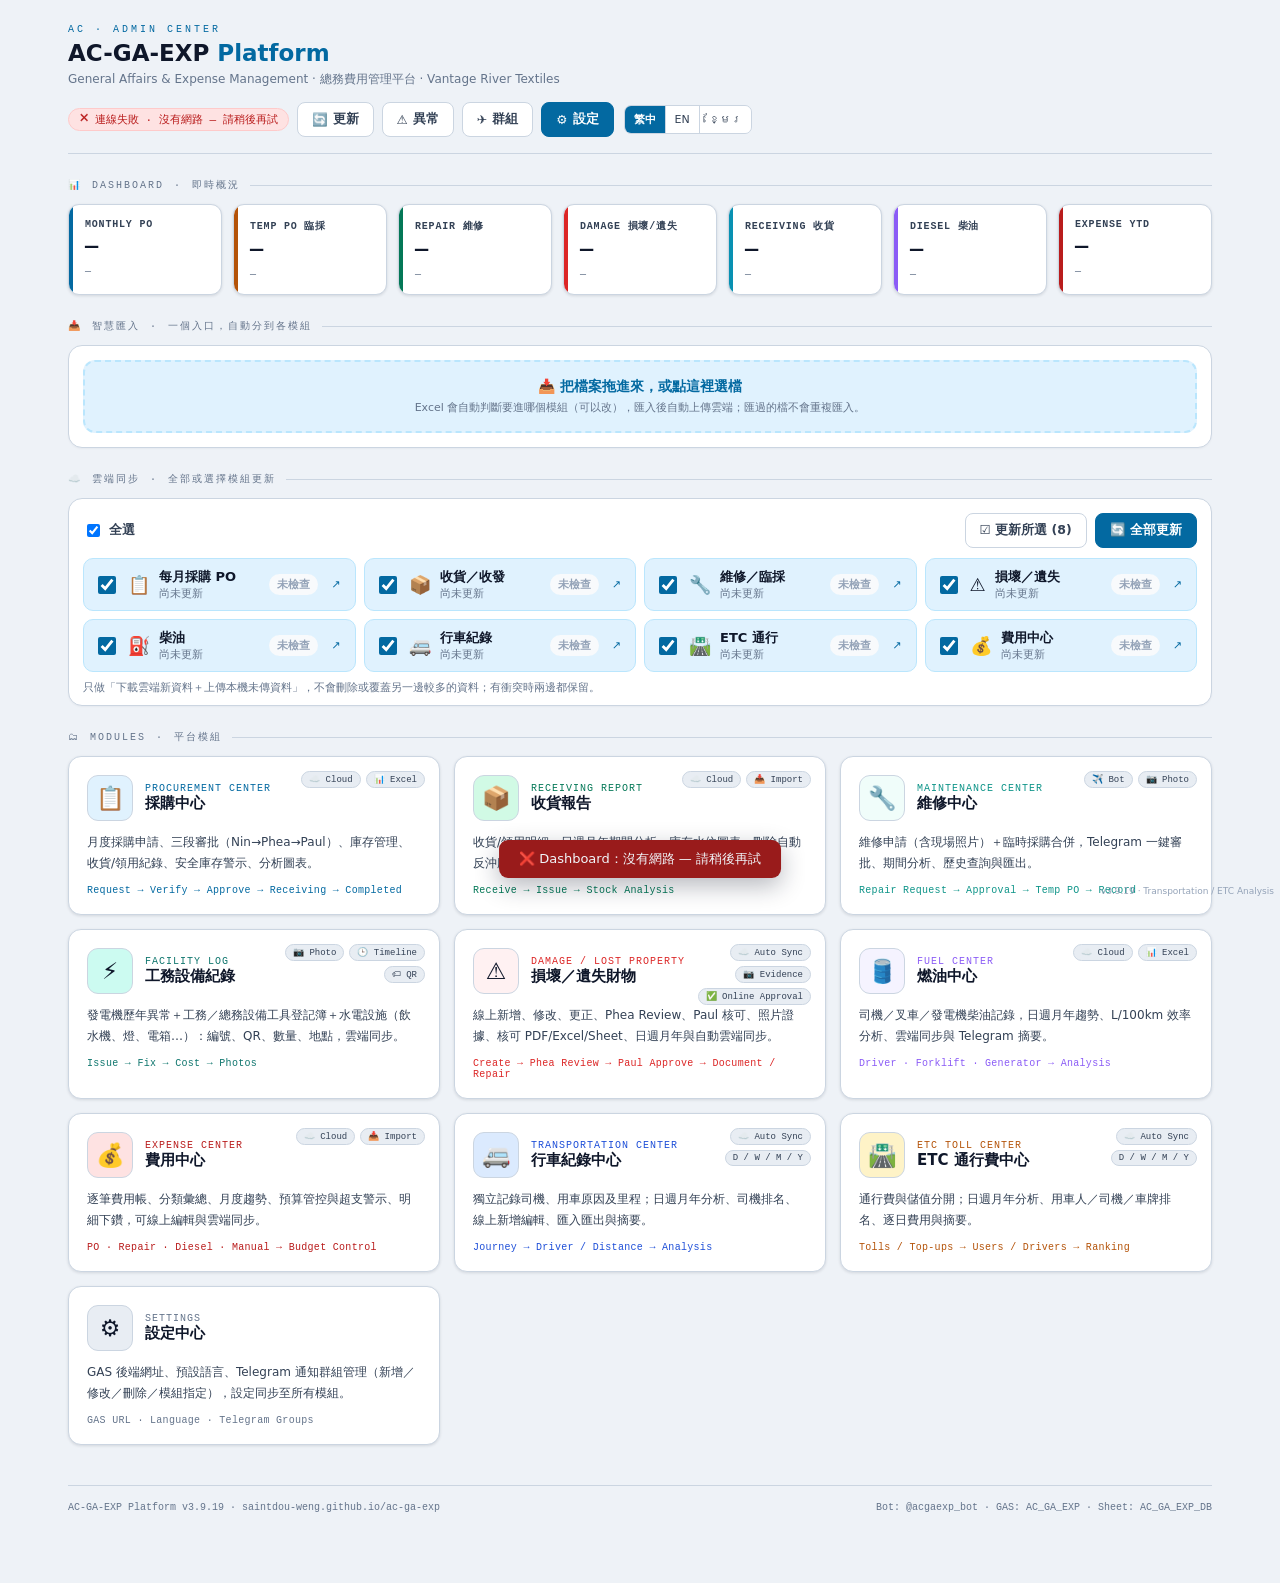
<file: index.html>
<!DOCTYPE html>
<html lang="zh-TW">
<head>
<meta charset="UTF-8">
<meta name="viewport" content="width=device-width, initial-scale=1.0">
<meta http-equiv="Cache-Control" content="no-cache, no-store, must-revalidate">
<meta http-equiv="Pragma" content="no-cache">
<meta http-equiv="Expires" content="0">
<title>AC-GA-EXP Platform · 總務費用管理平台</title>
<!-- v3.9.25: SheetJS / Chart.js not loaded here (dashboard never uses them) -->
<link rel="stylesheet" href="shared/ga.css?v=3.9.26" onerror="this.onerror=null;this.href='https://saintdou-weng.github.io/ac-ga-exp/shared/ga.css?v=3.9.26'">
<script src="shared/ga-core.js?v=20261107b"></script>
<script src="shared/ga-cloud-diagnostic.js?v=3.9.23"></script>
<script src="shared/ga-data.js?v=3.9.26"></script>
<script src="shared/ga-sync-hub.js?v=3.9.32"></script>
<script src="shared/ga-import-hub.js?v=3.9.33"></script>
<script>/* GA is not defined fallback：單獨開檔時自動從 GitHub 補載 shared/ */
if(typeof GA==="undefined"){document.write('<scr'+'ipt src="https://saintdou-weng.github.io/ac-ga-exp/shared/ga-core.js?v=20261107b"></scr'+'ipt>');document.write('<scr'+'ipt src="https://saintdou-weng.github.io/ac-ga-exp/shared/ga-data.js?v=3.9.26"></scr'+'ipt>');}
</script>

<style>
/* index 專用淡色系（延續 ga.css 變數） */
body{background:var(--ga-bg)}
.wrap{max-width:1180px;margin:0 auto;padding:24px 18px 70px}
header.plat{display:flex;align-items:flex-end;justify-content:space-between;gap:14px;flex-wrap:wrap;
  padding-bottom:16px;border-bottom:1px solid var(--ga-line);margin-bottom:22px}
.logo-tag{font-family:var(--ga-mono);font-size:10px;color:var(--ga-sky);letter-spacing:3px;
  text-transform:uppercase;display:block;margin-bottom:5px}
h1.plat{font-size:23px;font-weight:700;color:var(--ga-txt);margin:0}
h1.plat span{color:var(--ga-sky)}
.h-sub{font-size:12px;color:var(--ga-mut);margin-top:5px}
.h-actions{display:flex;gap:8px;align-items:center;flex-wrap:wrap}
.pbtn{background:#fff;border:1px solid var(--ga-line);border-radius:8px;padding:8px 14px;
  color:var(--ga-txt2);font-size:12.5px;cursor:pointer;font-family:inherit;font-weight:600;
  transition:.15s;white-space:nowrap;display:inline-flex;align-items:center;gap:5px}
.pbtn:hover{border-color:var(--ga-sky);color:var(--ga-sky);background:var(--ga-sky-l)}
.pbtn.primary{background:var(--ga-sky);border-color:var(--ga-sky);color:#fff}
.pbtn.primary:hover{background:#0369a1;color:#fff}

.sect{font-family:var(--ga-mono);font-size:10px;color:var(--ga-mut);letter-spacing:2px;
  text-transform:uppercase;margin:24px 0 12px;display:flex;align-items:center;gap:10px}
.sect::after{content:'';flex:1;height:1px;background:var(--ga-line)}

/* KPI（淡色卡） */
.kpi-row{display:grid;grid-template-columns:repeat(auto-fit,minmax(150px,1fr));gap:11px}
.kpi{background:#fff;border:1.5px solid var(--ga-line);border-radius:11px;padding:14px 16px;
  position:relative;overflow:hidden;box-shadow:var(--ga-sh);cursor:pointer;transition:.15s;text-decoration:none;display:block}
.kpi:hover{border-color:var(--kc,var(--ga-sky));transform:translateY(-1px);box-shadow:0 4px 12px rgba(15,23,42,.1)}
.kpi::after{content:'';position:absolute;top:0;left:0;width:4px;height:100%;background:var(--kc,var(--ga-sky))}
.kpi-l{font-size:10px;color:var(--ga-txt2);letter-spacing:.8px;text-transform:uppercase;
  font-family:var(--ga-mono);margin-bottom:6px;font-weight:700}
.kpi-v{font-size:22px;font-weight:700;color:var(--ga-txt);font-family:var(--ga-mono);line-height:1.1}
.kpi-s{font-size:10px;color:var(--ga-mut);margin-top:6px;font-family:var(--ga-mono)}

/* 模組卡 */
.grid{display:grid;grid-template-columns:repeat(auto-fill,minmax(330px,1fr));gap:14px}
.card{background:#fff;border:1.5px solid var(--ga-line);border-radius:13px;padding:18px;cursor:pointer;
  transition:.18s;position:relative;display:block;text-decoration:none;color:var(--ga-txt);box-shadow:var(--ga-sh)}
.card:hover{border-color:var(--cc,var(--ga-sky));transform:translateY(-2px);box-shadow:0 8px 22px rgba(15,23,42,.1)}
.card-top{display:flex;align-items:center;gap:12px;margin-bottom:11px}
.card-ico{width:46px;height:46px;border-radius:11px;display:flex;align-items:center;justify-content:center;
  font-size:23px;background:var(--cc-l,var(--ga-sky-l));border:1px solid var(--ga-line)}
.card-name{font-size:15px;font-weight:700;color:var(--ga-txt)}
.card-en{font-family:var(--ga-mono);font-size:10px;color:var(--cc,var(--ga-sky));letter-spacing:1px;text-transform:uppercase}
.card-desc{font-size:12px;color:var(--ga-txt2);line-height:1.75}
.card-flow{margin-top:11px;font-family:var(--ga-mono);font-size:10px;color:var(--cc,var(--ga-sky));letter-spacing:.3px}
.card-badges{position:absolute;top:14px;right:14px;display:flex;gap:5px;flex-wrap:wrap;max-width:150px;justify-content:flex-end}
.cbadge{font-family:var(--ga-mono);font-size:9px;padding:2px 7px;border-radius:9px;
  background:var(--ga-line2);border:1px solid var(--ga-line);color:var(--ga-txt2)}

footer.plat{margin-top:40px;padding-top:16px;border-top:1px solid var(--ga-line);
  font-family:var(--ga-mono);font-size:10px;color:var(--ga-mut);display:flex;
  justify-content:space-between;flex-wrap:wrap;gap:8px}

.gtable{width:100%;border-collapse:collapse;font-size:12px;margin-bottom:10px}
.gtable th{text-align:left;font-family:var(--ga-mono);font-size:10px;color:var(--ga-mut);
  letter-spacing:1px;padding:6px 8px;border-bottom:1px solid var(--ga-line)}
.gtable td{padding:6px 8px;border-bottom:1px solid var(--ga-line2)}
.gtable input[type=text],.gtable input:not([type]){width:100%;background:#fff;border:1px solid var(--ga-line);
  border-radius:6px;padding:5px 8px;font-size:12px;font-family:var(--ga-mono);outline:none}
.gtable input:focus{border-color:var(--ga-sky)}
.g-del{background:transparent;border:none;color:var(--ga-bad);cursor:pointer;font-size:14px}
.m-note{font-size:11px;color:var(--ga-mut);line-height:1.7;background:var(--ga-line2);
  border:1px solid var(--ga-line);border-radius:8px;padding:10px 12px;margin-bottom:12px}
code{font-size:10px;background:var(--ga-line2);padding:1px 5px;border-radius:4px}

@media(max-width:640px){ .wrap{padding:18px 12px 50px} h1.plat{font-size:19px} }
</style>
</head>
<body>
<div class="wrap">

<header class="plat">
  <div>
    <span class="logo-tag">AC · Admin Center</span>
    <h1 class="plat">AC-GA-EXP <span>Platform</span></h1>
    <div class="h-sub" data-t="platSub">General Affairs &amp; Expense Management · 總務費用管理平台 · Vantage River Textiles</div>
  </div>
  <div class="h-actions">
    <span id="ga-cloud" class="ga-cloud idle"></span>
    <button class="pbtn" onclick="refreshDashboard()">🔄 <span data-t="refresh">更新</span></button>
    <button class="pbtn" onclick="pushAnomaly()">⚠️ <span data-t="anomaly">異常</span></button>
    <button class="pbtn" onclick="openTgModal()">✈️ <span data-t="groups">群組</span></button>
    <button class="pbtn primary" onclick="openSettings()">⚙️ <span data-t="settings">設定</span></button>
    <div class="ga-lang" style="margin-left:2px">
      <button data-lg="zh">繁中</button><button data-lg="en">EN</button><button data-lg="km">ខ្មែរ</button>
    </div>
  </div>
</header>

<div class="sect">📊 <span data-t="dashSect">Dashboard</span> · <span data-t="liveOverview">即時概況</span></div>
<div class="kpi-row">
  <a class="kpi" href="procurement.html" style="--kc:var(--ga-sky)"><div class="kpi-l" data-t="kpiPo">Monthly PO</div><div class="kpi-v" id="k-po">—</div><div class="kpi-s" id="k-po-s">—</div></a>
  <a class="kpi" href="maintenance.html?form=po" style="--kc:var(--ga-warn)"><div class="kpi-l" data-t="kpiTpo">Temp PO 臨採</div><div class="kpi-v" id="k-tpo">—</div><div class="kpi-s" id="k-tpo-s">—</div></a>
  <a class="kpi" href="maintenance.html" style="--kc:var(--ga-ok)"><div class="kpi-l" data-t="kpiRep">Repair 維修</div><div class="kpi-v" id="k-rep">—</div><div class="kpi-s" id="k-rep-s">—</div></a>
  <a class="kpi" href="damage.html" style="--kc:#dc2626"><div class="kpi-l" data-t="kpiDmg">Damage 損壞/遺失</div><div class="kpi-v" id="k-dmg">—</div><div class="kpi-s" id="k-dmg-s">—</div></a>
  <a class="kpi" href="receiving.html" style="--kc:#0891b2"><div class="kpi-l" data-t="kpiRecv">Receiving 收貨</div><div class="kpi-v" id="k-recv">—</div><div class="kpi-s" id="k-recv-s">—</div></a>
<a class="kpi" href="fuel.html?v=3.9.19" style="--kc:#8b5cf6"><div class="kpi-l" data-t="kpiDsl">Diesel 柴油</div><div class="kpi-v" id="k-dsl">—</div><div class="kpi-s" id="k-dsl-s">—</div></a>
  <a class="kpi" href="expense.html" style="--kc:var(--ga-bad)"><div class="kpi-l" data-t="kpiExp">Expense YTD</div><div class="kpi-v" id="k-exp">—</div><div class="kpi-s" id="k-exp-s">—</div></a>
</div>

<div class="sect">🗂 <span data-t="modSect">Modules</span> · <span data-t="platModules">平台模組</span></div>
<div class="grid">

  <a class="card" style="--cc:var(--ga-sky);--cc-l:var(--ga-sky-l)" href="procurement.html">
    <div class="card-badges"><span class="cbadge" data-t="bdCloud">☁️ Cloud</span><span class="cbadge" data-t="bdExcel">📊 Excel</span></div>
    <div class="card-top"><div class="card-ico">📋</div>
      <div><div class="card-en" data-t="procNameEn">Procurement Center</div><div class="card-name" data-t="procName">採購中心</div></div></div>
    <div class="card-desc" data-t="procDesc">月度採購申請、三段審批（Nin→Phea→Paul）、庫存管理、收貨/領用紀錄、安全庫存警示、分析圖表。</div>
    <div class="card-flow" data-t="procFlow">Request → Verify → Approve → Receiving → Completed</div>
  </a>

  <a class="card" style="--cc:var(--ga-ok);--cc-l:var(--ga-ok-l)" href="receiving.html">
    <div class="card-badges"><span class="cbadge" data-t="bdCloud">☁️ Cloud</span><span class="cbadge" data-t="bdImport">📥 Import</span></div>
    <div class="card-top"><div class="card-ico">📦</div>
      <div><div class="card-en" data-t="recvNameEn">Receiving Report</div><div class="card-name" data-t="recvName">收貨報告</div></div></div>
    <div class="card-desc" data-t="recvDesc">收貨/領用明細、日週月年期間分析、庫存水位圖表、刪除自動反沖庫存、智慧匯入、Telegram 摘要。</div>
    <div class="card-flow" data-t="recvFlow">Receive → Issue → Stock Analysis</div>
  </a>

  <a class="card" style="--cc:#0d9488;--cc-l:#f0fdfa" href="maintenance.html">
    <div class="card-badges"><span class="cbadge" data-t="bdBot">✈️ Bot</span><span class="cbadge" data-t="bdPhoto">📷 Photo</span></div>
    <div class="card-top"><div class="card-ico">🔧</div>
      <div><div class="card-en" data-t="mtNameEn">Maintenance Center</div><div class="card-name" data-t="mtName">維修中心</div></div></div>
    <div class="card-desc" data-t="mtDesc">維修申請（含現場照片）＋臨時採購合併，Telegram 一鍵審批、期間分析、歷史查詢與匯出。</div>
    <div class="card-flow" data-t="mtFlow">Repair Request → Approval → Temp PO → Record</div>
  </a>

  <a class="card" id="module-facility" style="--cc:#0f766e;--cc-l:#ccfbf1" href="facility.html">
    <div class="card-badges"><span class="cbadge">📷 Photo</span><span class="cbadge">🕒 Timeline</span><span class="cbadge">🏷 QR</span></div>
    <div class="card-top"><div class="card-ico">⚡</div>
      <div><div class="card-en">Facility Log</div><div class="card-name">工務設備紀錄</div></div></div>
    <div class="card-desc">發電機歷年異常＋工務／總務設備工具登記簿＋水電設施（飲水機、燈、電箱…）：編號、QR、數量、地點，雲端同步。</div>
    <div class="card-flow">Issue → Fix → Cost → Photos</div>
  </a>

  <a class="card" style="--cc:#dc2626;--cc-l:#fff1f2" href="damage.html">
    <div class="card-badges"><span class="cbadge" data-t="bdAuto">☁️ Auto Sync</span><span class="cbadge" data-t="bdEvid">📷 Evidence</span><span class="cbadge" data-t="bdOnline">✅ Online Approval</span></div>
    <div class="card-top"><div class="card-ico">⚠️</div>
      <div><div class="card-en" data-t="dmgNameEn">Damage / Lost Property</div><div class="card-name" data-t="dmgName">損壞／遺失財物</div></div></div>
    <div class="card-desc" data-t="dmgDesc">線上新增、修改、更正、Phea Review、Paul 核可、照片證據、核可 PDF/Excel/Sheet、日週月年與自動雲端同步。</div>
    <div class="card-flow" data-t="dmgFlow">Create → Phea Review → Paul Approve → Document / Repair</div>
  </a>

  <a class="card" style="--cc:#8b5cf6;--cc-l:#f5f3ff" href="fuel.html?v=3.9.19">
    <div class="card-badges"><span class="cbadge" data-t="bdCloud">☁️ Cloud</span><span class="cbadge" data-t="bdExcel">📊 Excel</span></div>
    <div class="card-top"><div class="card-ico">🛢️</div>
      <div><div class="card-en" data-t="fuelNameEn">Fuel Center</div><div class="card-name" data-t="fuelName">燃油中心</div></div></div>
    <div class="card-desc" data-t="fuelDesc">司機／叉車／發電機柴油記錄，日週月年趨勢、L/100km 效率分析、雲端同步與 Telegram 摘要。</div>
    <div class="card-flow" data-t="fuelFlow">Driver · Forklift · Generator → Analysis</div>
  </a>

  <a class="card" style="--cc:var(--ga-bad);--cc-l:var(--ga-bad-l)" href="expense.html">
    <div class="card-badges"><span class="cbadge" data-t="bdCloud">☁️ Cloud</span><span class="cbadge" data-t="bdImport">📥 Import</span></div>
    <div class="card-top"><div class="card-ico">💰</div>
      <div><div class="card-en" data-t="expNameEn">Expense Center</div><div class="card-name" data-t="expName">費用中心</div></div></div>
    <div class="card-desc" data-t="expDesc">逐筆費用帳、分類彙總、月度趨勢、預算管控與超支警示、明細下鑽，可線上編輯與雲端同步。</div>
    <div class="card-flow" data-t="expFlow">PO · Repair · Diesel · Manual → Budget Control</div>
  </a>

  <a class="card" id="module-transportation" style="--cc:#1d4ed8;--cc-l:#dbeafe" href="transportation.html?v=3.9.19">
    <div class="card-badges"><span class="cbadge" data-t="bdAuto">☁️ Auto Sync</span><span class="cbadge" data-t="bdDwmy">D / W / M / Y</span></div>
    <div class="card-top"><div class="card-ico">🚐</div><div><div class="card-en" data-t="transportEn">Transportation Center</div><div class="card-name" data-t="transportTitle">行車紀錄中心</div></div></div>
    <div class="card-desc" data-t="transportDesc">獨立記錄司機、用車原因及里程；日週月年查詢、司機排名、線上新增編輯、匯入匯出與 Telegram 摘要。</div>
    <div class="card-flow" data-t="transportFlow">Journey → Driver / Distance → Analysis</div>
  </a>
  <a class="card" id="module-etc" style="--cc:#b45309;--cc-l:#fef3c7" href="etc.html?v=3.9.19">
    <div class="card-badges"><span class="cbadge" data-t="bdAuto">☁️ Auto Sync</span><span class="cbadge" data-t="bdDwmy">D / W / M / Y</span></div>
    <div class="card-top"><div class="card-ico">🛣️</div><div><div class="card-en" data-t="etcEn">ETC Toll Center</div><div class="card-name" data-t="etcTitle">ETC 通行費中心</div></div></div>
    <div class="card-desc" data-t="etcDesc">通行費、儲值分開記錄；日週月年分析，用車人、司機與車牌趟數排名，逐日費用及 Telegram 摘要。</div>
    <div class="card-flow" data-t="etcFlow">Tolls / Top-ups → Users / Drivers → Ranking</div>
  </a>

  <div class="card" style="--cc:var(--ga-mut);--cc-l:var(--ga-line2)" onclick="openSettings()">
    <div class="card-top"><div class="card-ico">⚙️</div>
      <div><div class="card-en" data-t="setNameEn">Settings</div><div class="card-name" data-t="setName">設定中心</div></div></div>
    <div class="card-desc" data-t="setDesc">GAS 後端網址、預設語言、Telegram 通知群組管理（新增／修改／刪除／模組指定），設定同步至所有模組。</div>
    <div class="card-flow" data-t="setFlow">GAS URL · Language · Telegram Groups</div>
  </div>

</div>

<footer class="plat">
  <span>AC-GA-EXP Platform v3.9.19 · saintdou-weng.github.io/ac-ga-exp</span>
  <span>Bot: @acgaexp_bot · GAS: AC_GA_EXP · Sheet: AC_GA_EXP_DB</span>
</footer>
</div>

<!-- 設定 -->
<div class="ga-ov" id="set-ov" onclick="if(event.target===this)closeSettings()">
  <div class="ga-modal" style="max-width:520px">
    <div class="ga-modal-h"><b>⚙️ <span data-t="setTitle">平台設定中心</span></b><button class="ga-x" onclick="closeSettings()">&times;</button></div>
    <div class="ga-modal-b">
      <div class="ga-fld"><label data-t="gasUrlLbl">Google Apps Script URL（AC_GA_EXP /exec）</label>
        <input id="set-gas" placeholder="https://script.google.com/macros/s/.../exec"></div>
      <div class="ga-fld"><label data-t="defLang">預設語言 Default Language</label>
        <select id="set-lang"><option value="zh">繁體中文</option><option value="en">English</option><option value="km">ភាសាខ្មែរ</option></select></div>
      <pre id="gas-diagnostic" role="status" style="white-space:pre-wrap;overflow-wrap:anywhere;padding:12px;background:#edf2f7;color:#173453;border-radius:8px" data-t="diagHint">按「測試連線」查看實際雲端版本及缺少能力。</pre>
      <p class="m-note">
        💡 <span data-t="setNote1">Bot Token 僅存放於 GAS 後端（CONFIG），瀏覽器端不儲存。</span><br>
        💡 <span data-t="setNote2">各模組自動沿用此 GAS URL，無需在各頁重填。</span><br>
        <span data-t="setNote3">更新同一 GAS 部署：管理部署 → 編輯 → 新版本 → 部署；原有觸發器存在時不需重跑 setupPolling。</span>
      </p>
    </div>
    <div class="ga-modal-f">
      <button class="ga-btn" onclick="testGAS()">🔌 <span data-t="testConn">測試連線</span></button>
      <button class="ga-btn" onclick="closeSettings()" data-t="cancel">取消</button>
      <button class="ga-btn primary" onclick="saveSettings()">💾 <span data-t="saveSet">儲存設定</span></button>
    </div>
  </div>
</div>

<!-- 群組 -->
<div class="ga-ov" id="tg-ov" onclick="if(event.target===this)closeTgModal()">
  <div class="ga-modal" style="max-width:560px">
    <div class="ga-modal-h"><b>✈️ <span data-t="tgTitle">Telegram 通知群組管理</span></b><button class="ga-x" onclick="closeTgModal()">&times;</button></div>
    <div class="ga-modal-b">
      <table class="gtable">
        <thead><tr><th style="width:32%" data-t="thName">名稱 Name</th><th style="width:28%">Chat ID</th><th style="width:24%" data-t="thModules">模組 Modules</th><th style="width:8%" data-t="thEnabled">啟用</th><th></th></tr></thead>
        <tbody id="tg-tbody"></tbody>
      </table>
      <button class="ga-btn" onclick="addGroupRow()" style="margin-bottom:8px">➕ <span data-t="addGroup">新增群組</span></button>
      <p class="m-note"><span data-t="modNote1">模組欄填</span> <code>all</code> <span data-t="modNote2">或以逗號列出：procurement, damage, repair, recv, diesel, expense, transportation, etc。預設群組 -5271842001。</span></p>
      <div class="ga-fld"><label>📢 <span data-t="testMsg">測試通知訊息</span></label>
        <input id="tg-test-msg" placeholder="送至所有啟用群組" data-t-ph="tgMsgPh" value="AC-GA-EXP Platform 通知測試 Test"></div>
    </div>
    <div class="ga-modal-f">
      <button class="ga-btn" onclick="sendTestNotify()">📤 <span data-t="sendTest">發送測試</span></button>
      <button class="ga-btn" onclick="loadGroups()">🔄 <span data-t="loadCloud">從雲端載入</span></button>
      <button class="ga-btn" onclick="closeTgModal()" data-t="close">關閉</button>
      <button class="ga-btn primary" onclick="saveGroups()">💾 <span data-t="saveCloud">儲存至雲端</span></button>
    </div>
  </div>
</div>

<script>
/* ════════════════════════════════════════════════════════════
   AC-GA-EXP Platform · index.html v2（淡色系）
   Dashboard 唯讀彙總；設定與群組經 GA 統一客戶端（統一信封）
   ════════════════════════════════════════════════════════════ */
GA.addDict({
  zh:{ refresh:'更新',anomaly:'異常',groups:'群組',settings:'設定',liveOverview:'即時概況',platModules:'平台模組',
    setTitle:'平台設定中心',defLang:'預設語言',testConn:'測試連線',saveSet:'儲存設定',cancel:'取消',
    tgTitle:'Telegram 通知群組管理',addGroup:'新增群組',testMsg:'測試通知訊息',sendTest:'發送測試',
    loadCloud:'從雲端載入',close:'關閉',saveCloud:'儲存至雲端' },
  en:{ refresh:'Refresh',anomaly:'Alerts',groups:'Groups',settings:'Settings',liveOverview:'Live Overview',platModules:'Platform Modules',
    setTitle:'Platform Settings',defLang:'Default Language',testConn:'Test',saveSet:'Save',cancel:'Cancel',
    tgTitle:'Telegram Groups',addGroup:'Add Group',testMsg:'Test message',sendTest:'Send Test',
    loadCloud:'Load from cloud',close:'Close',saveCloud:'Save to cloud' },
  km:{ refresh:'ធ្វើបច្ចុប្បន្នភាព',anomaly:'ខុសប្រក្រតី',groups:'ក្រុម',settings:'ការកំណត់',liveOverview:'ទិដ្ឋភាពទូទៅ',platModules:'ម៉ូឌុលវេទិកា',
    setTitle:'ការកំណត់វេទិកា',defLang:'ភាសាលំនាំដើម',testConn:'សាកល្បង',saveSet:'រក្សាទុក',cancel:'បោះបង់',
    tgTitle:'ក្រុម Telegram',addGroup:'បន្ថែមក្រុម',testMsg:'សារសាកល្បង',sendTest:'ផ្ញើសាកល្បង',
    loadCloud:'ផ្ទុកពីពពក',close:'បិទ',saveCloud:'រក្សាទុកទៅពពក' }
});

/* v3.9.26 i18n: module cards, dashboard labels, settings/Telegram notes */
GA.addDict({
 zh:{platSub:'General Affairs & Expense Management · 總務費用管理平台 · Vantage River Textiles',dashSect:'Dashboard',modSect:'Modules',kpiPo:'Monthly PO',kpiTpo:'Temp PO 臨採',kpiRep:'Repair 維修',kpiDmg:'Damage 損壞/遺失',kpiRecv:'Receiving 收貨',kpiDsl:'Diesel 柴油',kpiExp:'Expense YTD',bdCloud:'☁️ Cloud',bdExcel:'📊 Excel',bdImport:'📥 Import',bdBot:'✈️ Bot',bdPhoto:'📷 Photo',bdAuto:'☁️ Auto Sync',bdEvid:'📷 Evidence',bdOnline:'✅ Online Approval',bdDwmy:'D / W / M / Y',procNameEn:'Procurement Center',procName:'採購中心',recvNameEn:'Receiving Report',recvName:'收貨報告',mtNameEn:'Maintenance Center',mtName:'維修中心',dmgNameEn:'Damage / Lost Property',dmgName:'損壞／遺失財物',fuelNameEn:'Fuel Center',fuelName:'燃油中心',expNameEn:'Expense Center',expName:'費用中心',setNameEn:'Settings',setName:'設定中心',transportEn:'Transportation Center',etcEn:'ETC Toll Center',procDesc:'月度採購申請、三段審批（Nin→Phea→Paul）、庫存管理、收貨/領用紀錄、安全庫存警示、分析圖表。',recvDesc:'收貨/領用明細、日週月年期間分析、庫存水位圖表、刪除自動反沖庫存、智慧匯入、Telegram 摘要。',mtDesc:'維修申請（含現場照片）＋臨時採購合併，Telegram 一鍵審批、期間分析、歷史查詢與匯出。',dmgDesc:'線上新增、修改、更正、Phea Review、Paul 核可、照片證據、核可 PDF/Excel/Sheet、日週月年與自動雲端同步。',fuelDesc:'司機／叉車／發電機柴油記錄，日週月年趨勢、L/100km 效率分析、雲端同步與 Telegram 摘要。',expDesc:'逐筆費用帳、分類彙總、月度趨勢、預算管控與超支警示、明細下鑽，可線上編輯與雲端同步。',setDesc:'GAS 後端網址、預設語言、Telegram 通知群組管理（新增／修改／刪除／模組指定），設定同步至所有模組。',procFlow:'Request → Verify → Approve → Receiving → Completed',recvFlow:'Receive → Issue → Stock Analysis',mtFlow:'Repair Request → Approval → Temp PO → Record',dmgFlow:'Create → Phea Review → Paul Approve → Document / Repair',fuelFlow:'Driver · Forklift · Generator → Analysis',expFlow:'PO · Repair · Diesel · Manual → Budget Control',transportFlow:'Journey → Driver / Distance → Analysis',etcFlow:'Tolls / Top-ups → Users / Drivers → Ranking',setFlow:'GAS URL · Language · Telegram Groups',gasUrlLbl:'Google Apps Script URL（AC_GA_EXP /exec）',diagHint:'按「測試連線」查看實際雲端版本及缺少能力。',setNote1:'Bot Token 僅存放於 GAS 後端（CONFIG），瀏覽器端不儲存。',setNote2:'各模組自動沿用此 GAS URL，無需在各頁重填。',setNote3:'更新同一 GAS 部署：管理部署 → 編輯 → 新版本 → 部署；原有觸發器存在時不需重跑 setupPolling。',thName:'名稱 Name',thModules:'模組 Modules',thEnabled:'啟用',modNote1:'模組欄填',modNote2:'或以逗號列出：procurement, damage, repair, recv, diesel, expense, transportation, etc。預設群組 -5271842001。',tgMsgPh:'送至所有啟用群組',verTag:'v3.9.19 · Transportation / ETC Analysis',pageTitle:'AC-GA-EXP Platform · 總務費用管理平台'},
 en:{platSub:'General Affairs & Expense Management · Vantage River Textiles',dashSect:'Dashboard',modSect:'Modules',kpiPo:'Monthly PO',kpiTpo:'Temp PO',kpiRep:'Repair',kpiDmg:'Damage / Lost',kpiRecv:'Receiving',kpiDsl:'Diesel',kpiExp:'Expense YTD',bdCloud:'☁️ Cloud',bdExcel:'📊 Excel',bdImport:'📥 Import',bdBot:'✈️ Bot',bdPhoto:'📷 Photo',bdAuto:'☁️ Auto Sync',bdEvid:'📷 Evidence',bdOnline:'✅ Online Approval',bdDwmy:'D / W / M / Y',procNameEn:'Procurement Center',procName:'Procurement Center',recvNameEn:'Receiving Report',recvName:'Receiving Report',mtNameEn:'Maintenance Center',mtName:'Maintenance Center',dmgNameEn:'Damage / Lost Property',dmgName:'Damage / Lost Property',fuelNameEn:'Fuel Center',fuelName:'Fuel Center',expNameEn:'Expense Center',expName:'Expense Center',setNameEn:'Settings',setName:'Settings Center',transportEn:'Transportation Center',etcEn:'ETC Toll Center',procDesc:'Monthly purchase requests, three-step approval (Nin → Phea → Paul), inventory management, receiving/issue records, safety-stock alerts and analysis charts.',recvDesc:'Receiving/issue details, day/week/month/year analysis, stock-level charts, automatic stock reversal on delete, smart import and Telegram summaries.',mtDesc:'Repair requests (with site photos) merged with temporary purchasing, one-tap Telegram approval, period analysis, history search and export.',dmgDesc:'Create, edit and correct online, Phea review, Paul approval, photo evidence, approved PDF/Excel/Sheet, day/week/month/year views and automatic cloud sync.',fuelDesc:'Diesel records for drivers, forklifts and generators; day/week/month/year trends, L/100km efficiency analysis, cloud sync and Telegram summaries.',expDesc:'Itemised expense ledger, category totals, monthly trends, budget control with overspend alerts and drill-down details; editable online with cloud sync.',setDesc:'GAS backend URL, default language, Telegram notification groups (add / edit / delete / assign modules); settings apply to all modules.',procFlow:'Request → Verify → Approve → Receiving → Completed',recvFlow:'Receive → Issue → Stock Analysis',mtFlow:'Repair Request → Approval → Temp PO → Record',dmgFlow:'Create → Phea Review → Paul Approve → Document / Repair',fuelFlow:'Driver · Forklift · Generator → Analysis',expFlow:'PO · Repair · Diesel · Manual → Budget Control',transportFlow:'Journey → Driver / Distance → Analysis',etcFlow:'Tolls / Top-ups → Users / Drivers → Ranking',setFlow:'GAS URL · Language · Telegram Groups',gasUrlLbl:'Google Apps Script URL (AC_GA_EXP /exec)',diagHint:'Press "Test" to see the actual cloud version and any missing capabilities.',setNote1:'The Bot Token is stored only in the GAS backend (CONFIG), never in the browser.',setNote2:'Every module reuses this GAS URL automatically; no need to enter it on each page.',setNote3:'To update the same GAS deployment: Manage deployments → Edit → New version → Deploy. If the existing triggers are in place, there is no need to rerun setupPolling.',thName:'Name',thModules:'Modules',thEnabled:'Enabled',modNote1:'Modules column: enter',modNote2:'or a comma-separated list: procurement, damage, repair, recv, diesel, expense, transportation, etc. Default group: -5271842001.',tgMsgPh:'Sent to all enabled groups',verTag:'v3.9.19 · Transportation / ETC Analysis',pageTitle:'AC-GA-EXP Platform · General Affairs & Expense Management'},
 km:{platSub:'ការគ្រប់គ្រងកិច្ចការទូទៅ និងចំណាយ · Vantage River Textiles',dashSect:'ផ្ទាំងសង្ខេប',modSect:'ម៉ូឌុល',kpiPo:'PO ប្រចាំខែ',kpiTpo:'PO បណ្ដោះអាសន្ន',kpiRep:'ជួសជុល',kpiDmg:'ខូចខាត / បាត់បង់',kpiRecv:'ទទួលទំនិញ',kpiDsl:'ម៉ាស៊ូត',kpiExp:'ចំណាយតាំងពីដើមឆ្នាំ',bdCloud:'☁️ ពពក',bdExcel:'📊 Excel',bdImport:'📥 នាំចូល',bdBot:'✈️ Bot',bdPhoto:'📷 រូបថត',bdAuto:'☁️ សមកាលកម្មស្វ័យប្រវត្តិ',bdEvid:'📷 ភស្តុតាង',bdOnline:'✅ អនុម័តតាមអនឡាញ',bdDwmy:'ថ្ងៃ / សប្តាហ៍ / ខែ / ឆ្នាំ',procNameEn:'មជ្ឈមណ្ឌលលទ្ធកម្ម',procName:'មជ្ឈមណ្ឌលលទ្ធកម្ម',recvNameEn:'របាយការណ៍ទទួលទំនិញ',recvName:'របាយការណ៍ទទួលទំនិញ',mtNameEn:'មជ្ឈមណ្ឌលជួសជុល',mtName:'មជ្ឈមណ្ឌលជួសជុល',dmgNameEn:'ទ្រព្យសម្បត្តិខូចខាត / បាត់បង់',dmgName:'ទ្រព្យសម្បត្តិខូចខាត / បាត់បង់',fuelNameEn:'មជ្ឈមណ្ឌលប្រេងឥន្ធនៈ',fuelName:'មជ្ឈមណ្ឌលប្រេងឥន្ធនៈ',expNameEn:'មជ្ឈមណ្ឌលចំណាយ',expName:'មជ្ឈមណ្ឌលចំណាយ',setNameEn:'ការកំណត់',setName:'មជ្ឈមណ្ឌលការកំណត់',transportEn:'មជ្ឈមណ្ឌលកំណត់ត្រាធ្វើដំណើរ',etcEn:'មជ្ឈមណ្ឌលថ្លៃផ្លូវ ETC',procDesc:'សំណើទិញប្រចាំខែ ការអនុម័តបីជំហាន (Nin → Phea → Paul) ការគ្រប់គ្រងស្តុក កំណត់ត្រាទទួល/បញ្ចេញ ការជូនដំណឹងស្តុកសុវត្ថិភាព និងក្រាហ្វវិភាគ។',recvDesc:'ព័ត៌មានលម្អិតទទួល/បញ្ចេញ វិភាគថ្ងៃ/សប្តាហ៍/ខែ/ឆ្នាំ ក្រាហ្វកម្រិតស្តុក ការត្រឡប់ស្តុកស្វ័យប្រវត្តិពេលលុប ការនាំចូលឆ្លាតវៃ និងសេចក្តីសង្ខេប Telegram។',mtDesc:'សំណើជួសជុល (មានរូបថតនៅកន្លែង) រួមជាមួយការទិញបណ្ដោះអាសន្ន ការអនុម័តតាម Telegram មួយចុច វិភាគតាមរយៈពេល ស្វែងរកប្រវត្តិ និងនាំចេញ។',dmgDesc:'បង្កើត កែប្រែ និងកែតម្រូវតាមអនឡាញ ការត្រួតពិនិត្យដោយ Phea ការអនុម័តដោយ Paul ភស្តុតាងរូបថត PDF/Excel/Sheet ដែលបានអនុម័ត ទិដ្ឋភាពថ្ងៃ/សប្តាហ៍/ខែ/ឆ្នាំ និងសមកាលកម្មពពកស្វ័យប្រវត្តិ។',fuelDesc:'កំណត់ត្រាម៉ាស៊ូតសម្រាប់អ្នកបើកបរ រថយន្តលើកទំនិញ និងម៉ាស៊ីនភ្លើង និន្នាការថ្ងៃ/សប្តាហ៍/ខែ/ឆ្នាំ វិភាគប្រសិទ្ធភាព L/100km សមកាលកម្មពពក និងសេចក្តីសង្ខេប Telegram។',expDesc:'បញ្ជីចំណាយលម្អិត សរុបតាមប្រភេទ និន្នាការប្រចាំខែ ការគ្រប់គ្រងថវិកា និងការជូនដំណឹងចំណាយលើស ព័ត៌មានលម្អិត អាចកែតាមអនឡាញ និងធ្វើសមកាលកម្មពពក។',setDesc:'URL ផ្នែកខាងក្រោយ GAS ភាសាលំនាំដើម ការគ្រប់គ្រងក្រុមជូនដំណឹង Telegram (បន្ថែម / កែ / លុប / កំណត់ម៉ូឌុល) ការកំណត់អនុវត្តចំពោះគ្រប់ម៉ូឌុល។',procFlow:'សំណើ → ផ្ទៀងផ្ទាត់ → អនុម័ត → ទទួលទំនិញ → បានបញ្ចប់',recvFlow:'ទទួល → បញ្ចេញ → វិភាគស្តុក',mtFlow:'សំណើជួសជុល → អនុម័ត → PO បណ្ដោះអាសន្ន → កំណត់ត្រា',dmgFlow:'បង្កើត → Phea ត្រួតពិនិត្យ → Paul អនុម័ត → ឯកសារ / ជួសជុល',fuelFlow:'អ្នកបើកបរ · រថយន្តលើកទំនិញ · ម៉ាស៊ីនភ្លើង → វិភាគ',expFlow:'PO · ជួសជុល · ម៉ាស៊ូត · បញ្ចូលដោយដៃ → គ្រប់គ្រងថវិកា',transportFlow:'ដំណើរ → អ្នកបើកបរ / ចម្ងាយ → វិភាគ',etcFlow:'ថ្លៃផ្លូវ / បញ្ចូលប្រាក់ → អ្នកប្រើ / អ្នកបើកបរ → ចំណាត់ថ្នាក់',setFlow:'GAS URL · ភាសា · ក្រុម Telegram',gasUrlLbl:'Google Apps Script URL (AC_GA_EXP /exec)',diagHint:'ចុច «សាកល្បង» ដើម្បីមើលកំណែពពកពិតប្រាកដ និងសមត្ថភាពដែលខ្វះ។',setNote1:'Bot Token រក្សាទុកតែក្នុងផ្នែកខាងក្រោយ GAS (CONFIG) ប៉ុណ្ណោះ មិនរក្សាទុកក្នុងកម្មវិធីរុករកទេ។',setNote2:'គ្រប់ម៉ូឌុលប្រើ GAS URL នេះដោយស្វ័យប្រវត្តិ មិនចាំបាច់បញ្ចូលម្តងទៀតនៅទំព័រនីមួយៗទេ។',setNote3:'ដើម្បីធ្វើបច្ចុប្បន្នភាព GAS ដដែល៖ Manage deployments → Edit → New version → Deploy។ បើ trigger ដើមនៅមាន មិនចាំបាច់ដំណើរការ setupPolling ម្តងទៀតទេ។',thName:'ឈ្មោះ',thModules:'ម៉ូឌុល',thEnabled:'បើក',modNote1:'ជួរម៉ូឌុល៖ បញ្ចូល',modNote2:'ឬរាយបញ្ជីដោយក្បៀស៖ procurement, damage, repair, recv, diesel, expense, transportation, etc។ ក្រុមលំនាំដើម៖ -5271842001។',tgMsgPh:'ផ្ញើទៅក្រុមដែលបានបើកទាំងអស់',verTag:'v3.9.19 · វិភាគការធ្វើដំណើរ / ETC',pageTitle:'AC-GA-EXP Platform · ការគ្រប់គ្រងកិច្ចការទូទៅ និងចំណាយ'}
});
const L3=(zh,en,km)=>GA.lang==='en'?en:GA.lang==='km'?km:zh;
let groups = Array.isArray(GA.cfg().tgGroups) ? GA.cfg().tgGroups : [];

/* ── Settings ── */
function openSettings(){
  document.getElementById('set-gas').value = GA.cfg().gasUrl || '';
  document.getElementById('set-lang').value = GA.cfg().lang || 'zh';
  document.getElementById('set-ov').classList.add('on');
}
function closeSettings(){ document.getElementById('set-ov').classList.remove('on'); }
function saveSettings(){
  GA.saveCfg({ gasUrl:document.getElementById('set-gas').value.trim(),
               lang:document.getElementById('set-lang').value });
  if(GA.backend)GA.backend.clear();
  GA.setLang(document.getElementById('set-lang').value);
  closeSettings();
  GA.toast(L3('✅ 設定已儲存，所有模組自動套用','✅ Settings saved and applied to all modules','✅ បានរក្សាទុកការកំណត់ ហើយអនុវត្តចំពោះគ្រប់ម៉ូឌុល'));
  refreshDashboard();
}
async function testGAS(){
  const url=document.getElementById('set-gas').value.trim();
  if(!url){ GA.toast(L3('請先輸入 GAS URL','Please enter the GAS URL first','សូមបញ្ចូល GAS URL ជាមុនសិន')); return; }
  GA.toast(L3('⏳ 測試中...','⏳ Testing...','⏳ កំពុងសាកល្បង...'));
  const diagEl=document.getElementById('gas-diagnostic');diagEl.removeAttribute('data-t');
  diagEl.textContent=L3('正在檢查目前設定的 GAS…','Checking the configured GAS…','កំពុងពិនិត្យ GAS ដែលបានកំណត់…');
  try{
    const info=await GA.backend.probe(url), required=['strictActionErrors','procStateToken','dashboardV2','mobilitySync','tgSummaryReceipt','smartSync','smartCommitToken','monthlyPoReceiptGuard'];
    const missing=required.filter(x=>info.capabilities.indexOf(x)<0);
    const verTxt=info.version||L3('未回報（舊版或不同程式）','not reported (old or different script)','មិនបានរាយការណ៍ (កំណែចាស់ ឬស្គ្រីបផ្សេង)'),missTxt=missing.join(', ')||L3('無','none','គ្មាន');
    document.getElementById('gas-diagnostic').textContent=L3(
      '前端版本：'+GA.PLATFORM_VERSION+'\n雲端實際版本：'+verTxt+'\n缺少能力：'+missTxt+'\n目前連線：'+info.url+'\n'+(missing.length?'請更新同一 Apps Script 專案，再從管理部署選擇新版本發布；僅儲存程式不會更新 /exec。':'前後端能力檢查通過，可再測同步與摘要回執。'),
      'Front-end version: '+GA.PLATFORM_VERSION+'\nActual cloud version: '+verTxt+'\nMissing capabilities: '+missTxt+'\nCurrent connection: '+info.url+'\n'+(missing.length?'Update the same Apps Script project, then publish a new version from Manage deployments; saving the code alone does not update /exec.':'Front-end and back-end capability check passed; you can now test sync and summary receipts.'),
      'កំណែផ្នែកខាងមុខ៖ '+GA.PLATFORM_VERSION+'\nកំណែពពកពិតប្រាកដ៖ '+verTxt+'\nសមត្ថភាពដែលខ្វះ៖ '+missTxt+'\nការតភ្ជាប់បច្ចុប្បន្ន៖ '+info.url+'\n'+(missing.length?'សូមធ្វើបច្ចុប្បន្នភាពគម្រោង Apps Script ដដែល រួចបោះពុម្ពកំណែថ្មីពី Manage deployments។ ការរក្សាទុកកូដតែម្នាក់ឯងមិនធ្វើបច្ចុប្បន្នភាព /exec ទេ។':'ការពិនិត្យសមត្ថភាពផ្នែកខាងមុខ និងខាងក្រោយបានជោគជ័យ អាចសាកល្បងសមកាលកម្ម និងបង្កាន់ដៃសេចក្តីសង្ខេបបន្ត។'));
    if(missing.length){const e=new Error(GA.backendMessage(missing[0],info.version));e.code='BACKEND_OUTDATED';e.capability=missing[0];e.backend=info;throw e;}
    GA.toast(L3('✅ 完整雲端功能已確認','✅ Full cloud features confirmed','✅ បានបញ្ជាក់មុខងារពពកពេញលេញ')+' · GS '+info.version+' · '+required.length+' checks');
    if(url===GA.gasUrl()){GA.backend.clear();const alert=document.getElementById('ga-backend-alert');if(alert)alert.remove();await refreshDashboard();}
    else document.getElementById('gas-diagnostic').textContent+='\n'+L3('測試成功，網址尚未套用；請確認是原資料庫後按儲存。','Test succeeded, but the URL is not applied yet; confirm it is the original database, then press Save.','សាកល្បងជោគជ័យ ប៉ុន្តែ URL មិនទាន់អនុវត្តទេ។ សូមបញ្ជាក់ថាជាមូលដ្ឋានទិន្នន័យដើម រួចចុចរក្សាទុក។');
  }catch(e){GA.normalizeCloudError(e,'platform cloud');if(!e.backend)document.getElementById('gas-diagnostic').textContent=e.message;GA.toast('❌ '+e.message,'err');}
}

/* ── Dashboard ── */
function fmtMoney(v){ return '$'+Number(v||0).toLocaleString(undefined,{maximumFractionDigits:0}); }
let dashboardRequest=null;
let dashboardSchemaWarning='';
function dashboardPart(raw,key,defaults){
  const value=raw&&raw[key];
  return {available:!!value&&typeof value==='object',value:Object.assign({},defaults,value&&typeof value==='object'?value:{})};
}
function dashboardSet(id,value,sub){
  const el=document.getElementById(id),small=document.getElementById(id+'-s');
  if(el)el.textContent=value;
  if(small)small.textContent=sub;
}
function refreshDashboard(){
  if(dashboardRequest)return dashboardRequest;
  if(!GA.gasUrl()){ GA.cloud.set('idle',L3('未設定 GAS','GAS not set','មិនទាន់កំណត់ GAS')); return; }
  GA.cloud.set('sync');
  dashboardRequest=GA.gasGet('dashboard',{_t:Date.now()}).then(d=>{lastDashboard=d;renderDashboard(d);
  }).catch(e=>{ GA.cloud.set('err',GA.isBackendCompatibilityError(e)?L3('GAS 版本待更新；請到設定測試連線','GAS version needs updating; test the connection in Settings','កំណែ GAS ត្រូវធ្វើបច្ចុប្បន្នភាព សូមសាកល្បងការតភ្ជាប់នៅក្នុងការកំណត់'):e.message); if(!GA.isBackendCompatibilityError(e))GA.toast(L3('❌ Dashboard：','❌ Dashboard: ','❌ ផ្ទាំងសង្ខេប៖ ')+e.message,'err'); }).finally(()=>{dashboardRequest=null;});
  return dashboardRequest;
}
let lastDashboard=null;
function renderDashboard(d){
    const NA=L3('此 GAS 未提供此欄位','Not provided by this GAS','GAS នេះមិនផ្ដល់វាលនេះទេ');
    const raw=d&&d.data&&typeof d.data==='object'?Object.assign({},d,d.data):d||{};
    const po=dashboardPart(raw,'po',{total:0,pending:0,latest:''});
    const tpo=dashboardPart(raw,'tempPo',{total:0,pending:0,approved:0});
    const rep=dashboardPart(raw,'repair',{total:0,pending:0,urgent:0});
    const dmg=dashboardPart(raw,'damage',{total:0,pending:0,reviewed:0,approved:0});
    const recv=dashboardPart(raw,'recv',{items:0,lowStock:0,records:0});
    const diesel=dashboardPart(raw,'diesel',{liters:0,records:0});
    const expense=dashboardPart(raw,'expense',{ytd:0,months:0});
    dashboardSet('k-po',po.available?po.value.total:'—',po.available?L3(`待審 ${po.value.pending} · 最新 ${po.value.latest||'—'}`,`Pending ${po.value.pending} · Latest ${po.value.latest||'—'}`,`រង់ចាំ ${po.value.pending} · ចុងក្រោយ ${po.value.latest||'—'}`):NA);
    dashboardSet('k-tpo',tpo.available?tpo.value.total:'—',tpo.available?L3(`待審 ${tpo.value.pending} · 核可 ${tpo.value.approved}`,`Pending ${tpo.value.pending} · Approved ${tpo.value.approved}`,`រង់ចាំ ${tpo.value.pending} · បានអនុម័ត ${tpo.value.approved}`):NA);
    dashboardSet('k-rep',rep.available?rep.value.total:'—',rep.available?L3(`待審 ${rep.value.pending} · 緊急 ${rep.value.urgent}`,`Pending ${rep.value.pending} · Urgent ${rep.value.urgent}`,`រង់ចាំ ${rep.value.pending} · បន្ទាន់ ${rep.value.urgent}`):NA);
    dashboardSet('k-dmg',dmg.available?dmg.value.total:'—',dmg.available?L3(`待 Phea ${dmg.value.pending} · 待 Paul ${dmg.value.reviewed} · 核可 ${dmg.value.approved}`,`Awaiting Phea ${dmg.value.pending} · Awaiting Paul ${dmg.value.reviewed} · Approved ${dmg.value.approved}`,`រង់ចាំ Phea ${dmg.value.pending} · រង់ចាំ Paul ${dmg.value.reviewed} · បានអនុម័ត ${dmg.value.approved}`):NA);
    dashboardSet('k-recv',recv.available?recv.value.items:'—',recv.available?L3(`低庫存 ${recv.value.lowStock} · 紀錄 ${recv.value.records}`,`Low stock ${recv.value.lowStock} · Records ${recv.value.records}`,`ស្តុកទាប ${recv.value.lowStock} · កំណត់ត្រា ${recv.value.records}`):NA);
    dashboardSet('k-dsl',diesel.available?Number(diesel.value.liters||0).toLocaleString(undefined,{maximumFractionDigits:2})+'L':'—',diesel.available?L3(`${diesel.value.records} 筆記錄`,`${diesel.value.records} records`,`កំណត់ត្រា ${diesel.value.records}`):NA);
    dashboardSet('k-exp',expense.available?fmtMoney(expense.value.ytd):'—',expense.available?L3(`${expense.value.months} 個活躍月`,`${expense.value.months} active months`,`${expense.value.months} ខែសកម្ម`):NA);
    const parts={po,tpo,rep,dmg,recv,diesel,expense},labels={po:'Procurement',tpo:'Temp PO',rep:'Maintenance',dmg:'Damage',recv:'Receiving',diesel:'Fuel',expense:'Expense'};
    const missing=Object.keys(parts).filter(k=>!parts[k].available).map(k=>labels[k]);
    if(missing.length){
      const miss=missing.join(', '),msg=L3('Dashboard 已載入可用資料；目前 GAS 少了 '+miss+' 欄位，請更新同一個現有部署。','Dashboard loaded the available data; the current GAS is missing the '+miss+' fields. Please update the same existing deployment.','ផ្ទាំងសង្ខេបបានផ្ទុកទិន្នន័យដែលមាន។ GAS បច្ចុប្បន្នខ្វះវាល '+miss+'។ សូមធ្វើបច្ចុប្បន្នភាពការដាក់ឱ្យប្រើដដែល។');
      GA.cloud.set('conflict',L3('部分資料 · ','Partial data · ','ទិន្នន័យមួយផ្នែក · ')+miss);
      GA.showBackendIssue('dashboardV2',msg);
      if(dashboardSchemaWarning!==miss){dashboardSchemaWarning=miss;GA.toast('⚠️ '+msg,'err');}
    }else{
      dashboardSchemaWarning='';
      const old=document.getElementById('ga-backend-alert');if(old&&old.getAttribute('data-capability')==='dashboardV2')old.remove();
      GA.cloud.set('down',L3('已連線 ','Connected ','បានតភ្ជាប់ ')+(raw.ts||d.ts||''));
    }
}

/* ── Telegram groups ── */
function openTgModal(){
  renderGroups();
  document.getElementById('tg-ov').classList.add('on');
  if(GA.gasUrl() && !groups.length) loadGroups();
}
function closeTgModal(){ document.getElementById('tg-ov').classList.remove('on'); }
function renderGroups(){
  if(!groups.length) groups=[{name:'AC-GA-EXP Notification',chatId:'-5271842001',modules:'all',enabled:true}];
  document.getElementById('tg-tbody').innerHTML = groups.map((g,i)=>`
    <tr>
      <td><input value="${GA.esc(g.name||'')}" onchange="groups[${i}].name=this.value"></td>
      <td><input value="${GA.esc(String(g.chatId||''))}" onchange="groups[${i}].chatId=this.value"></td>
      <td><input value="${GA.esc(g.modules||'all')}" onchange="groups[${i}].modules=this.value"></td>
      <td style="text-align:center"><input type="checkbox" ${g.enabled!==false?'checked':''} onchange="groups[${i}].enabled=this.checked"></td>
      <td><button class="g-del" onclick="delGroupRow(${i})">🗑</button></td>
    </tr>`).join('');
}
function addGroupRow(){ groups.push({name:'',chatId:'',modules:'all',enabled:true}); renderGroups(); }
function delGroupRow(i){
  GA.confirm(L3('刪除群組「'+(groups[i].name||groups[i].chatId)+'」？','Delete group "'+(groups[i].name||groups[i].chatId)+'"?','លុបក្រុម «'+(groups[i].name||groups[i].chatId)+'»?')).then(ok=>{
    if(!ok)return; groups.splice(i,1); renderGroups();
  });
}
function loadGroups(){
  if(!GA.gasUrl()){ GA.toast(L3('請先在設定中心填 GAS URL','Please enter the GAS URL in Settings first','សូមបញ្ចូល GAS URL នៅក្នុងការកំណត់ជាមុនសិន')); return; }
  GA.toast(L3('⏳ 載入群組...','⏳ Loading groups...','⏳ កំពុងផ្ទុកក្រុម...'));
  GA.gasGet('getGroups').then(d=>{
    const gs=(d.data&&d.data.groups)||d.groups||[];
    if(gs.length){ groups=gs; GA.saveCfg({tgGroups:groups}); renderGroups(); GA.toast(L3('✅ 已載入 '+groups.length+' 個群組','✅ Loaded '+groups.length+' groups','✅ បានផ្ទុកក្រុម '+groups.length)); }
    else GA.toast(L3('☁️ 雲端尚無群組設定','☁️ No groups configured in the cloud yet','☁️ មិនទាន់មានការកំណត់ក្រុមនៅលើពពកទេ'));
  }).catch(e=>GA.toast('❌ '+e.message,'err'));
}
function saveGroups(){
  if(!GA.gasUrl()){ GA.toast(L3('請先在設定中心填 GAS URL','Please enter the GAS URL in Settings first','សូមបញ្ចូល GAS URL នៅក្នុងការកំណត់ជាមុនសិន')); return; }
  const valid=groups.filter(g=>String(g.chatId||'').trim());
  GA.toast(L3('⏳ 儲存群組...','⏳ Saving groups...','⏳ កំពុងរក្សាទុកក្រុម...'));
  GA.gasPost('saveGroups', valid).then(d=>{
    groups=valid; GA.saveCfg({tgGroups:groups}); renderGroups();
    const n=(d.data&&d.data.count)||valid.length;
    GA.toast(L3('✅ 已儲存 '+n+' 個群組至雲端','✅ Saved '+n+' groups to the cloud','✅ បានរក្សាទុកក្រុម '+n+' ទៅពពក'));
  }).catch(e=>GA.toast('❌ '+e.message,'err'));
}
function sendTestNotify(){
  if(!GA.gasUrl()){ GA.toast(L3('請先在設定中心填 GAS URL','Please enter the GAS URL in Settings first','សូមបញ្ចូល GAS URL នៅក្នុងការកំណត់ជាមុនសិន')); return; }
  const text=document.getElementById('tg-test-msg').value.trim();
  if(!text){ GA.toast(L3('請輸入測試訊息','Please enter a test message','សូមបញ្ចូលសារសាកល្បង')); return; }
  GA.toast(L3('⏳ 發送中...','⏳ Sending...','⏳ កំពុងផ្ញើ...'));
  GA.gasPost('notify', null, {text}).then(d=>{
    const n=(d.data&&d.data.sent)||d.sent||1;
    GA.toast(L3('✅ 已發送至 '+n+' 個群組','✅ Sent to '+n+' groups','✅ បានផ្ញើទៅក្រុម '+n));
  }).catch(e=>GA.toast('❌ '+e.message,'err'));
}

/* ── 異常報告 ── */
function pushAnomaly(){
  if(!GA.gasUrl()){ GA.toast(L3('請先在設定中心填 GAS URL','Please enter the GAS URL in Settings first','សូមបញ្ចូល GAS URL នៅក្នុងការកំណត់ជាមុនសិន')); return; }
  GA.toast(L3('⏳ 檢查異常中...','⏳ Checking for anomalies...','⏳ កំពុងពិនិត្យភាពមិនប្រក្រតី...'));
  GA.gasPost('anomalyReport', {}).then(d=>{
    if(d.data&&d.data.disabled){ GA.toast(L3('⏹ 異常推送目前已停止 / Anomaly pushes are stopped','⏹ Anomaly pushes are stopped','⏹ ការផ្ញើភាពមិនប្រក្រតីត្រូវបានបញ្ឈប់')); return; }
    const c=(d.data&&d.data.counts)||{};
    const total=(c.lowStock||0)+(c.overBudget||0)+(c.overdue||0)+(c.fuelAbnormal||0)+(c.futureDated||0);
    GA.toast(total? L3('⚠️ 發現 '+total+' 項異常，已推送群組','⚠️ Found '+total+' anomalies; pushed to groups','⚠️ រកឃើញភាពមិនប្រក្រតី '+total+' ហើយបានផ្ញើទៅក្រុម') : L3('✅ 目前無異常','✅ No anomalies right now','✅ បច្ចុប្បន្នគ្មានភាពមិនប្រក្រតីទេ'));
  }).catch(e=>GA.toast('❌ '+e.message,'err'));
}

/* ── v3.9.16 deep-link identity propagation ── */
function applyModuleDeepLinks(){
  try{
    const q=new URLSearchParams(location.search), keep=new URLSearchParams();
    ['uid','name','session'].forEach(k=>{ if(q.get(k)) keep.set(k,q.get(k)); });
    const qs=keep.toString(); if(!qs)return;
    document.querySelectorAll('a[href]').forEach(a=>{
      const raw=a.getAttribute('href')||'';
      if(!/^(procurement|maintenance|damage|receiving|fuel|expense)\.html/.test(raw))return;
      const u=new URL(raw,location.href); ['uid','name','session'].forEach(k=>{ if(keep.get(k))u.searchParams.set(k,keep.get(k)); });
      a.setAttribute('href',u.pathname.split('/').pop()+(u.search||''));
    });
  }catch(e){}
}
GA.addDict({
 zh:{transportTitle:'行車紀錄中心',etcTitle:'ETC 通行費中心',transportDesc:'獨立記錄司機、用車原因及里程；日週月年分析、司機排名、線上新增編輯、匯入匯出與摘要。',etcDesc:'通行費與儲值分開；日週月年分析、用車人／司機／車牌排名、逐日費用與摘要。'},
 en:{transportTitle:'Transportation Center',etcTitle:'ETC Toll Center',transportDesc:'Separate journey records, drivers, purpose and distance. Day/week/month/year analysis, rankings, online editing, import/export and summaries.',etcDesc:'Separate tolls and top-ups. Day/week/month/year analysis, user/driver/vehicle rankings, daily costs and summaries.'},
 km:{transportTitle:'មជ្ឈមណ្ឌលកំណត់ត្រាធ្វើដំណើរ',etcTitle:'មជ្ឈមណ្ឌលថ្លៃផ្លូវ ETC',transportDesc:'កំណត់ត្រាអ្នកបើកបរ គោលបំណង និងចម្ងាយ។ វិភាគថ្ងៃ សប្តាហ៍ ខែ ឆ្នាំ និងចំណាត់ថ្នាក់។',etcDesc:'ថ្លៃផ្លូវ និងបញ្ចូលប្រាក់ដាច់ដោយឡែក។ វិភាគថ្ងៃ សប្តាហ៍ ខែ ឆ្នាំ និងចំណាត់ថ្នាក់អ្នកប្រើ។'}
});
/* ── init ── */
const TG_TEST_DEFAULT={zh:'AC-GA-EXP Platform 通知測試 Test',en:'AC-GA-EXP Platform notification test',km:'AC-GA-EXP Platform សាកល្បងការជូនដំណឹង'};
function applyIndexLang(){
  document.title=GA.T('pageTitle');
  const tm=document.getElementById('tg-test-msg');
  if(tm&&Object.values(TG_TEST_DEFAULT).indexOf(tm.value)>=0)tm.value=TG_TEST_DEFAULT[GA.lang]||TG_TEST_DEFAULT.zh;
  document.querySelectorAll('.card-top').forEach(t=>{const en=t.querySelector('.card-en'),nm=t.querySelector('.card-name');if(en&&nm)en.style.display=GA.lang!=='zh'&&en.textContent.trim()===nm.textContent.trim()?'none':'';});
}
GA.on('lang',()=>{applyIndexLang();if(lastDashboard)renderDashboard(lastDashboard);});
GA.boot();
applyIndexLang();
applyModuleDeepLinks();
GA.cloud.mount('#ga-cloud');
document.querySelectorAll('[data-lg]').forEach(b=>{
  b.classList.toggle('on', b.getAttribute('data-lg')===GA.lang);
  b.onclick=()=>{ GA.setLang(b.getAttribute('data-lg')); document.querySelectorAll('[data-lg]').forEach(x=>x.classList.toggle('on',x.getAttribute('data-lg')===GA.lang)); };
});
refreshDashboard();
/* v3.9.32: one-place cloud sync for every module (all or ticked) */
if(window.GASyncHub)GASyncHub.mount('.kpi-row');
/* v3.9.33: one place to drop Excel files; each goes to its module (placed above Cloud Sync) */
if(window.GAImportHub)GAImportHub.mount('.kpi-row');
window.addEventListener('focus',()=>{if(!document.hidden)refreshDashboard();});
document.addEventListener('visibilitychange',()=>{if(!document.hidden)refreshDashboard();});
</script>
<div style="position:fixed;right:6px;bottom:4px;font-size:9px;color:#94a3b8;z-index:2" data-t="verTag">v3.9.19 · Transportation / ETC Analysis</div>
<!-- VRT swipe-tabs：左右滑動（手指／滑鼠拖曳）切換分頁，只聽手勢、不改資料 -->
<script src="https://saintdou-weng.github.io/ac-admin/shared/swipe-tabs.js" defer></script>
<script src="shared/ui-motion.js?v=20261124c" defer></script>
</body>
</html>
</file>
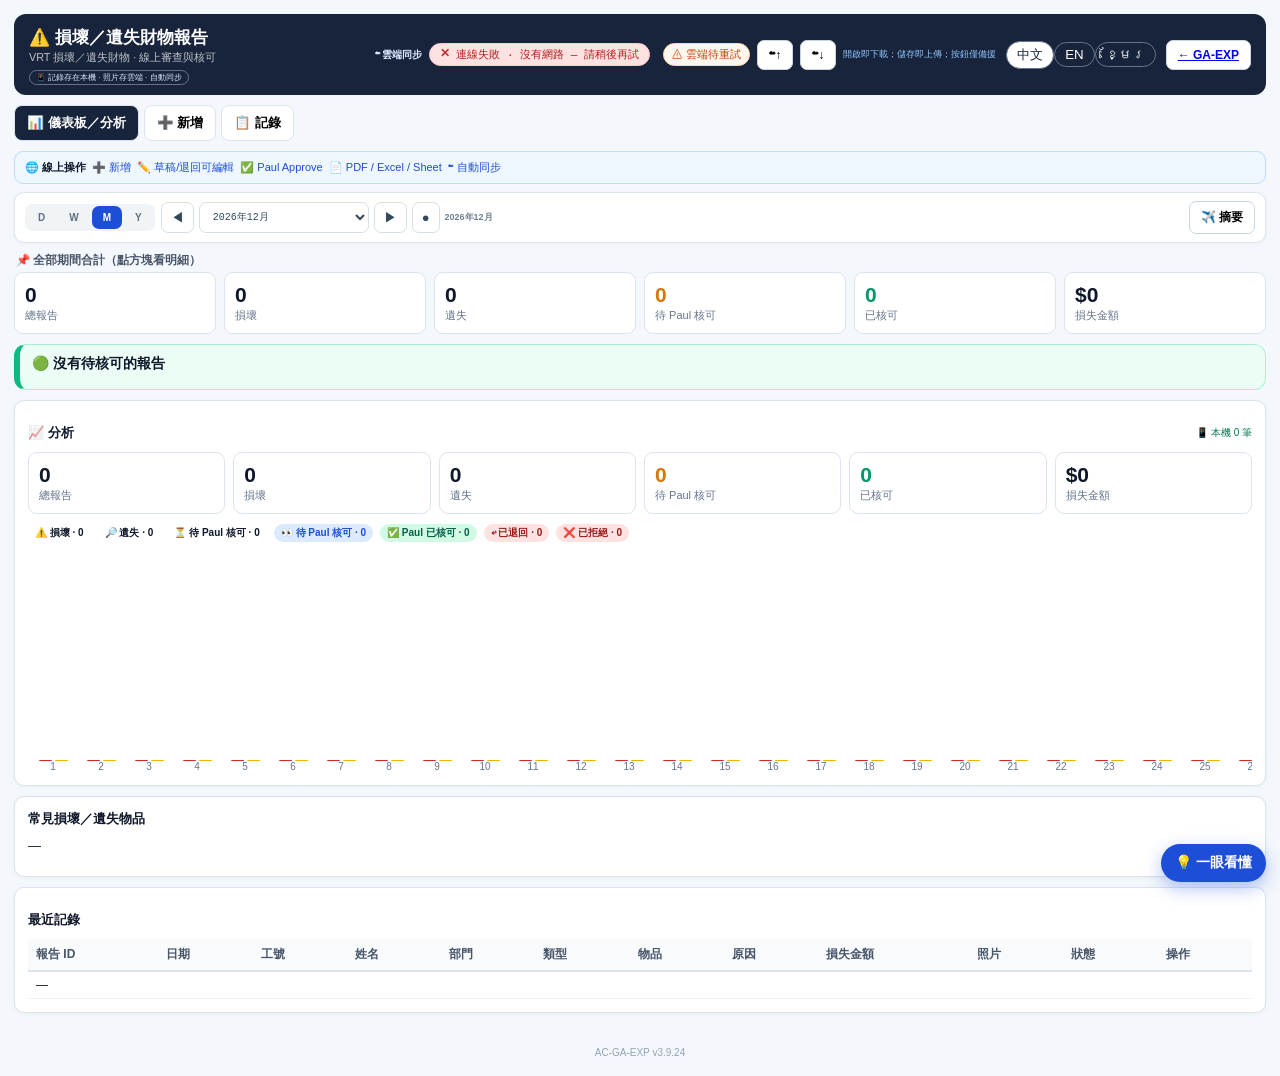
<file: damage.html>
<!DOCTYPE html>
<html lang="zh-TW">
<head>
<meta charset="UTF-8"><meta name="viewport" content="width=device-width,initial-scale=1.0">
<title>VRT Damage / Lost Property Report</title>
<link rel="stylesheet" href="shared/ga.css?v=3.9.26">
<script src="shared/xlsx.full.min.js?v=0.18.5-local-20260824" onerror="this.onerror=null;this.src='https://cdnjs.cloudflare.com/ajax/libs/xlsx/0.18.5/xlsx.full.min.js'"></script>
<script src="shared/ga-core.js?v=20261107b"></script>
<script src="shared/ga-cloud-diagnostic.js?v=3.9.23"></script>
<script src="shared/ga-telegram.js?v=20261112a"></script>
<script src="shared/ga-compact.js?v=20261112a" defer></script>
<script src="shared/ga-auto-sync.js?v=3.9.25"></script>
<!-- v3.9.25: inline Auto Sync v1.0 fallback removed; shared/ga-auto-sync.js is the single implementation -->
<style>
:root{--p:#1d4ed8;--pl:#eff6ff;--bad:#b91c1c;--warn:#a16207;--ok:#047857;--line:#dbe3ef;--mut:#64748b}
*{box-sizing:border-box}body{margin:0;background:#f4f7fb;color:#0f172a;font-family:Arial,"Microsoft JhengHei","Noto Sans Khmer",sans-serif;font-size:13px}.wrap{max-width:1480px;margin:auto;padding:14px}.hero{display:flex;gap:10px;align-items:center;flex-wrap:wrap;background:#17243c;color:#fff;padding:12px 15px;border-radius:12px}.hero h1{font-size:17px;margin:0}.hero small{opacity:.72}.grow{flex:1}.btn{border:1px solid #cbd5e1;background:#fff;border-radius:7px;padding:7px 11px;cursor:pointer;font-weight:700;font-size:12px}.btn.p{background:var(--p);color:#fff;border-color:var(--p)}.btn.ok{background:#047857;color:#fff;border-color:#047857}.btn.warn{background:#fff7ed;color:#9a3412;border-color:#fdba74}.btn.bad{background:#fff1f2;color:#be123c;border-color:#fecdd3}.lang button.on{background:#fff;color:#17243c}.lang button{background:transparent;color:#fff;border:1px solid #64748b;border-radius:14px;padding:4px 10px;cursor:pointer}.bar{display:flex;gap:7px;align-items:center;flex-wrap:wrap;margin:10px 0}.card{background:#fff;border:1px solid var(--line);border-radius:10px;padding:13px;margin:10px 0;box-shadow:0 1px 4px #0f172a0b}.tabs{display:flex;gap:5px;overflow:auto;margin:10px 0}.tabs button{white-space:nowrap;border:1px solid var(--line);background:#fff;padding:8px 12px;border-radius:8px;cursor:pointer;font-weight:700}.tabs button.on{background:#17243c;color:#fff}.pane{display:none}.pane.on{display:block}.kpis{display:grid;grid-template-columns:repeat(6,minmax(110px,1fr));gap:8px}.kpi{background:#fff;border:1px solid var(--line);border-radius:9px;padding:10px}.kpi b{display:block;font-size:21px}.kpi span{font-size:11px;color:var(--mut)}.filters{display:flex;gap:6px;align-items:center;flex-wrap:wrap}.filters select,.filters input,.field input,.field select,.field textarea{border:1px solid #cbd5e1;border-radius:6px;padding:7px 8px;background:#fff;font:inherit}.filters input[type=date]{min-width:132px}.period button{padding:6px 10px;border:1px solid #cbd5e1;background:#fff;cursor:pointer}.period button.on{background:var(--p);color:#fff}.period button:first-child{border-radius:6px 0 0 6px}.period button:last-child{border-radius:0 6px 6px 0}.formgrid{display:grid;grid-template-columns:repeat(4,1fr);gap:9px}.field{display:flex;flex-direction:column;gap:4px}.field label{font-size:11px;color:#475569;font-weight:700}.field.w2{grid-column:span 2}.field.w4{grid-column:1/-1}.items{display:grid;grid-template-columns:repeat(4,minmax(150px,1fr));gap:5px}.it{display:flex;gap:6px;align-items:center;padding:5px 7px;border:1px solid #e2e8f0;border-radius:6px}.photoRow{display:flex;gap:8px;flex-wrap:wrap}.ph{width:92px;height:92px;position:relative;border:1px solid #cbd5e1;border-radius:8px;overflow:hidden;background:#f8fafc}.ph img{width:100%;height:100%;object-fit:cover}.ph button{position:absolute;right:2px;top:2px;border:0;border-radius:50%;background:#111c;color:#fff;width:21px;height:21px}.tablewrap{overflow:auto}table{width:100%;border-collapse:collapse;font-size:12px}th{background:#f8fafc;color:#475569;text-align:left;border-bottom:2px solid #dbe3ef;padding:7px 8px;white-space:nowrap}td{border-bottom:1px solid #eef2f7;padding:6px 8px;vertical-align:top;white-space:nowrap}.money{text-align:right;font-family:monospace}.badge{padding:2px 7px;border-radius:10px;font-weight:700;font-size:10px}.pending{background:#fef3c7;color:#92400e}.reviewed{background:#dbeafe;color:#1d4ed8}.approved{background:#d1fae5;color:#065f46}.returned,.rejected{background:#fee2e2;color:#991b1b}.mini{font-size:10px;color:#64748b}.chart{display:grid;grid-template-columns:repeat(auto-fit,minmax(50px,1fr));height:180px;gap:5px;align-items:end;padding-top:8px}.col{text-align:center}.bars{height:145px;display:flex;align-items:flex-end;justify-content:center;gap:3px}.bd,.bl{width:13px;min-height:1px;border-radius:3px 3px 0 0}.bd{background:#dc2626}.bl{background:#eab308}.modal{position:fixed;inset:0;background:#0007;display:none;align-items:center;justify-content:center;padding:14px;z-index:9999}.modal.on{display:flex}.box{background:#fff;border-radius:10px;max-width:820px;width:100%;max-height:92vh;overflow:auto}.mh{background:#17243c;color:#fff;padding:11px 14px;display:flex;align-items:center}.mb{padding:14px}.evidenceLink{display:inline-block;margin:3px;padding:5px 8px;border:1px solid #bfdbfe;border-radius:6px;background:#eff6ff;text-decoration:none}.statusline{display:grid;grid-template-columns:repeat(3,1fr);gap:6px}.step{padding:7px;border:1px solid var(--line);border-radius:7px;text-align:center}.step.done{background:#ecfdf5;border-color:#86efac}.step.now{background:#eff6ff;border-color:#93c5fd}.cloudRow{display:flex;align-items:center;gap:7px}@media(max-width:900px){.formgrid{grid-template-columns:1fr 1fr}.items{grid-template-columns:1fr 1fr}.kpis{grid-template-columns:repeat(3,1fr)}}@media(max-width:560px){.wrap{padding:8px}.formgrid{grid-template-columns:1fr}.field.w2{grid-column:span 1}.items{grid-template-columns:1fr}.kpis{grid-template-columns:repeat(2,1fr)}.hero .grow{display:none}}

/* ═══ v3.9.11 Damage · Mobile-Safe · HRA Leave-style parity · selective summary / repair conversion ═══ */
.damage-cloud-title{font-size:10px;font-weight:800;color:#dbeafe;white-space:nowrap}
.periodCard{background:#fff;border:1px solid #dde5eb;border-radius:10px;padding:8px 10px;margin:8px 0 10px;box-shadow:0 1px 4px rgba(0,0,0,.04)}
.periodRow{display:flex;align-items:center;gap:6px;flex-wrap:wrap}.periodModes{display:flex;background:#f1f4f7;border-radius:8px;padding:2px;gap:2px}.periodModes button{border:0;background:transparent;border-radius:7px;padding:6px 11px;font-size:10px;color:#607080;font-weight:800;cursor:pointer}.periodModes button.on{background:var(--p);color:#fff}
.periodNav{display:flex;align-items:center;gap:5px;flex-wrap:wrap}.periodNav button,.periodNav select{height:31px;border:1px solid #d7e0e7;background:#fff;border-radius:7px;padding:4px 9px;font:inherit;color:#31495b}.periodNav select{min-width:170px;font-family:ui-monospace,SFMono-Regular,Menlo,monospace;font-size:10px}.periodLabel{font-size:9px;color:#6f8190;font-weight:700}
.viewToggle{margin-left:auto;display:flex;gap:3px;background:#f1f4f7;border-radius:7px;padding:2px}.viewToggle button{border:0;background:transparent;border-radius:6px;padding:5px 10px;font-size:9px;color:#607080;font-weight:800;cursor:pointer}.viewToggle button.on{background:#17243c;color:#fff}
.periodActions{display:flex;gap:6px;flex-wrap:wrap;margin-top:7px;align-items:center}.periodActions .grow{flex:1}.compactFilters{display:flex;gap:5px;align-items:center;flex-wrap:wrap;margin-top:7px}.compactFilters select,.compactFilters input{border:1px solid #d7e0e7;border-radius:7px;padding:6px 8px;background:#fff;font-size:10px;min-height:31px}.compactFilters input{min-width:160px;flex:1}
.recordCards{display:grid;grid-template-columns:repeat(auto-fit,minmax(300px,1fr));gap:8px}.recordCard{border:1px solid #dce5eb;background:#fff;border-radius:10px;overflow:hidden;box-shadow:0 1px 4px rgba(13,43,69,.05)}.recordCard.damage{border-left:4px solid #dc2626}.recordCard.lost{border-left:4px solid #eab308}.recordCard .rcHead{display:flex;justify-content:space-between;gap:8px;align-items:flex-start;padding:9px 10px;background:#f7fafc;border-bottom:1px solid #e8eef2}.recordCard .rcTitle{font-size:11px;font-weight:800;color:#0D2B45}.recordCard .rcDate{font-size:9px;color:#667b8c;font-family:ui-monospace,SFMono-Regular,Menlo,monospace;text-align:right}.recordCard .rcGrid{display:grid;grid-template-columns:repeat(4,minmax(0,1fr));gap:0;padding:5px 8px}.recordCard .rcCell{padding:5px 6px;border-right:1px solid #eef2f5;min-width:0}.recordCard .rcCell:nth-child(4n){border-right:0}.recordCard .rcCell .k{font-size:7.5px;color:#91a0ab;text-transform:uppercase;letter-spacing:.2px;white-space:nowrap;overflow:hidden;text-overflow:ellipsis}.recordCard .rcCell .v{font-size:10.5px;font-weight:700;color:#243b4b;margin-top:1px;word-break:break-word}.recordCard .rcWide{padding:5px 11px;font-size:9px;color:#536b7b;border-top:1px solid #f0f3f5;line-height:1.55}.recordCard .rcWide b{color:#2c4557}.recordCard .rcFoot{display:flex;justify-content:space-between;align-items:center;gap:6px;padding:7px 10px;border-top:1px solid #eef2f5;background:#fbfcfd;flex-wrap:wrap}.recordCard .rcActions{display:flex;gap:4px;flex-wrap:wrap}.recordCard .rcActions button{padding:4px 7px;font-size:9px}
#recordTableWrap.hide,#recordCards.hide{display:none!important}
#chart{height:220px!important;min-height:220px!important;max-height:220px!important;overflow-x:auto!important;overflow-y:hidden!important;display:flex!important;align-items:flex-end!important;gap:6px!important;padding:8px 4px 0!important}.chart .col{flex:0 0 42px;min-width:42px;height:100%;display:flex;flex-direction:column;justify-content:flex-end}.chart .bars{height:170px!important;min-height:170px!important;max-height:170px!important}.chart .bd,.chart .bl{max-height:160px!important}
.formgrid{border:1px solid #dbe3ea;border-radius:9px;padding:9px;background:#fbfcfd}.field{background:#fff;border:1px solid #eef2f5;border-radius:7px;padding:7px}.field.w4 .items{background:#fff}
.syncNote{font-size:9px;color:#93c5fd;white-space:nowrap}
@media(max-width:760px){.damage-cloud-title{width:100%}.cloudRow{width:100%;gap:4px}.periodCard{padding:7px;margin-top:6px}.periodRow{align-items:stretch}.periodModes{width:100%;display:grid;grid-template-columns:repeat(4,1fr)}.periodModes button{padding:6px 2px}.periodNav{width:100%;display:grid;grid-template-columns:auto minmax(0,1fr) auto auto}.periodNav select{width:100%;min-width:0}.periodLabel{grid-column:1/-1}.viewToggle{margin-left:0;width:100%;display:grid;grid-template-columns:1fr 1fr}.recordCards{grid-template-columns:1fr}.recordCard .rcGrid{grid-template-columns:repeat(4,minmax(0,1fr));padding:4px}.recordCard .rcCell{padding:5px 4px}.recordCard .rcCell .k{font-size:7px}.recordCard .rcCell .v{font-size:9.5px}.compactFilters{width:100%}.compactFilters select{flex:1;min-width:120px}.periodActions{width:100%}.periodActions button{flex:1}.periodActions .grow{display:none}#chart{height:205px!important;min-height:205px!important;max-height:205px!important}.chart .bars{height:155px!important;min-height:155px!important;max-height:155px!important}}

</style>
</head><body><div class="wrap">
<div class="hero"><div><h1 id="title">⚠️ 損壞／遺失財物報告</h1><small data-t="heroSub">VRT 損壞／遺失財物 · 線上審查與核可</small><div style="margin-top:3px"><span style="font-size:8px;padding:2px 6px;border:1px solid #64748b;border-radius:10px;color:#dbeafe" data-t="heroNote">📱 記錄存在本機 · 照片存雲端 · 自動同步</span></div></div><div class="grow"></div><div class="cloudRow"><span class="damage-cloud-title" data-t="cloudTitle">☁ 雲端同步</span><span id="ga-cloud" class="ga-cloud idle"></span><button class="btn" onclick="cloudUp()" data-t-title="cloudUp" title="Cloud upload">☁↑</button><button class="btn" onclick="cloudDown()" data-t-title="cloudDown" title="Cloud download">☁↓</button><span class="syncNote" data-t="cloudHint">開啟即下載；儲存即上傳；按鈕僅備援</span></div><div class="lang"><button data-l="zh" onclick="setLang('zh')" class="on">中文</button><button data-l="en" onclick="setLang('en')">EN</button><button data-l="km" onclick="setLang('km')">ខ្មែរ</button></div><a class="btn" href="index.html">← GA-EXP</a></div>
<div class="tabs"><button class="on" data-p="dash" onclick="tab('dash',this)">📊 <span data-t="dash">儀表板／分析</span></button><button data-p="form" onclick="newReport();tab('form',this)">➕ <span data-t="new">新增</span></button><button data-p="records" onclick="tab('records',this)">📋 <span data-t="records">記錄</span></button></div>
<section id="p-dash" class="pane on">
<div class="periodCard"><div class="periodRow"><div class="periodModes"><button data-ap="day" onclick="setAna('day')">D</button><button data-ap="week" onclick="setAna('week')">W</button><button data-ap="month" class="on" onclick="setAna('month')">M</button><button data-ap="year" onclick="setAna('year')">Y</button></div><div class="periodNav"><button onclick="shiftAna(-1)" data-t-title="prev">◀</button><select id="anaPeriodSelect" onchange="pickAnaPeriod(this.value)"></select><button onclick="shiftAna(1)" data-t-title="next">▶</button><button onclick="anaToday()" data-t-title="today">●</button><span id="anaPeriodLabel" class="periodLabel"></span></div><div class="grow"></div><button class="btn" onclick="openSummary()">✈️ <span data-t="summary">摘要</span></button></div><input id="anaAnchor" type="date" hidden></div>
<div class="kpis" id="kpis"></div>
<div class="card"><div class="bar"><b>📈 <span data-t="analysis">分析</span></b><div class="grow"></div><span class="mini" id="damageStorageState"></span></div><div class="kpis" id="akpis"></div><div id="statusBreakdown" class="bar" style="margin-top:10px"></div><div class="chart" id="chart"></div></div>
<div class="card"><b data-t="top">常見損壞／遺失物品</b><div id="topItems" class="bar"></div></div>
<div class="card"><div class="bar"><b data-t="recent">最近記錄</b></div><div class="tablewrap"><table><thead id="dashHead"></thead><tbody id="dashBody"></tbody></table></div></div>
</section>
<section id="p-form" class="pane"><div class="card"><div class="bar"><b id="formTitle">➕</b><div class="grow"></div><button class="btn" onclick="openSummary()">✈️ <span data-t="summary">摘要</span></button><span class="mini" id="rid"></span></div><div class="formgrid">
<div class="field"><label data-t="date">日期</label><input type="date" id="f-date"></div><div class="field"><label data-t="name">姓名</label><input id="f-name"></div><div class="field"><label data-t="dept">部門</label><input id="f-dept"></div><div class="field"><label data-t="empId">工號</label><input id="f-emp"></div>
<div class="field"><label data-t="type">類型</label><select id="f-type"><option value="damage">Damage 損壞</option><option value="lost">Lost 遺失</option></select></div><div class="field"><label data-t="location">地點</label><input id="f-loc"></div><div class="field"><label data-t="incidentDate">發生／遺失日期</label><input type="date" id="f-incdate"></div><div class="field"><label data-t="cost">估計損失金額 USD</label><input type="number" min="0" step="0.01" id="f-cost"></div>
<div class="field w4"><label data-t="items">物品</label><div class="items" id="itemGrid"></div><div class="bar"><input id="f-other" placeholder="" style="flex:1;border:1px solid #cbd5e1;border-radius:6px;padding:7px"></div></div>
<div class="field w2"><label data-t="desc">描述</label><textarea id="f-desc" rows="3"></textarea></div><div class="field w2"><label data-t="explain">原因／說明</label><textarea id="f-expl" rows="3"></textarea></div>
<div class="field w4"><label data-t="action">處理／改善措施</label><textarea id="f-action" rows="2"></textarea></div>
<div class="field w4"><label>📷 <span data-t="photo">照片／拍照證據</span></label><div class="bar"><button class="btn" onclick="document.getElementById('filePhoto').click()">🖼️ <span data-t="uploadPhoto">選照片</span></button><button class="btn" onclick="document.getElementById('camPhoto').click()">📷 <span data-t="camera">拍照</span></button><span class="mini" data-t="photoHint">最多 10 張；儲存時同步 Drive</span></div><input id="filePhoto" type="file" accept="image/*" multiple hidden onchange="addPhotos(this.files)"><input id="camPhoto" type="file" accept="image/*" capture="environment" hidden onchange="addPhotos(this.files)"><div id="photoRow" class="photoRow"></div></div>
</div><div class="bar"><button class="btn p" onclick="saveReport(false)">💾 <span data-t="save">儲存</span></button><button class="btn ok" id="btnSaveSubmit" onclick="saveReport(true)">📋 <span data-t="saveSubmit">儲存並送 Phea Review</span></button><button class="btn" onclick="resetForm()">↺ <span data-t="clear">清除</span></button><div class="grow"></div><span class="mini" data-t="workflow">流程：建立 → Phea Review → Paul Approval</span></div></div></section>
<section id="p-records" class="pane"><div class="periodCard"><div class="periodRow"><div class="periodModes"><button data-pt="day" onclick="setPeriod('day')">D</button><button data-pt="week" onclick="setPeriod('week')">W</button><button data-pt="month" class="on" onclick="setPeriod('month')">M</button><button data-pt="year" onclick="setPeriod('year')">Y</button></div><div class="periodNav"><button onclick="shiftPeriod(-1)" data-t-title="prev">◀</button><select id="periodSelect" onchange="pickRecordPeriod(this.value)"></select><button onclick="shiftPeriod(1)" data-t-title="next">▶</button><button onclick="periodToday()" data-t-title="today">●</button><span id="periodLabel" class="periodLabel"></span></div><div class="viewToggle"><button id="viewCards" class="on" onclick="setRecordView('cards')" data-t="cards">卡片</button><button id="viewTable" onclick="setRecordView('table')" data-t="table">表格</button></div></div><input id="periodAnchor" type="date" hidden><div class="compactFilters"><select id="ftype" onchange="renderRecords()"></select><select id="fstatus" onchange="renderRecords()"></select><input id="q" oninput="renderRecords()"></div><div class="periodActions"><button class="btn" onclick="openSummary()">✈️ <span data-t="summary">摘要</span></button><button class="btn" onclick="refreshWorkflow(false)">↻ <span data-t="approvalStatus">核可狀態</span></button><button class="btn ok" onclick="submitSelected()">📋 <span data-t="submit">送 Phea Review</span></button><button class="btn" onclick="document.getElementById('imp').click()">⬆ <span data-t="import">匯入</span></button><input id="imp" type="file" accept=".xlsx,.xls,.csv,.json" hidden onchange="importFile(this.files[0])"><button class="btn" onclick="exportXlsx()">⬇ Excel</button><div class="grow"></div><span class="mini" id="recordCount"></span></div></div><div id="recordCards" class="recordCards"></div><div id="recordTableWrap" class="card tablewrap hide"><table><thead id="recHead"></thead><tbody id="recBody"></tbody></table></div></section>
</div>
<div class="modal" id="detail"><div class="box"><div class="mh"><b id="detailTitle"></b><div class="grow"></div><button class="btn" onclick="closeDetail()">✕</button></div><div class="mb" id="detailBody"></div></div></div>
<script>
var DB=[],editingId='',pendingPhotos=[],periodType='month',anaType='month',lang='zh';
var ITEMS=[
{en:'Fan',zh:'風扇',km:'កង្ហារ'},{en:'Table',zh:'桌子',km:'តុ'},{en:'Chair',zh:'椅子',km:'កៅអី'},{en:'Machine',zh:'機器',km:'ម៉ាស៊ីន'},{en:'Seal',zh:'封條／印章',km:'ត្រា'},{en:'Emergency Light',zh:'緊急照明',km:'ភ្លើងបន្ទាន់'},{en:'First Aid Kit',zh:'急救箱',km:'ប្រអប់ថ្នាំ'},{en:'Iron',zh:'熨斗',km:'ដែកអ៊ុត'},{en:'Iron Board',zh:'燙衣板',km:'តុអ៊ុត'},{en:'Door',zh:'門',km:'ទ្វារ'},
{en:'Window',zh:'窗戶',km:'បង្អួច'},{en:'Fire Extinguisher',zh:'滅火器',km:'បំពង់ពន្លត់អគ្គីភ័យ'},{en:'Computer',zh:'電腦',km:'កុំព្យូទ័រ'},{en:'Air Conditioner',zh:'空調',km:'ម៉ាស៊ីនត្រជាក់'},{en:'Pad Lock',zh:'掛鎖',km:'សោ'},{en:'Fabric',zh:'布料',km:'ក្រណាត់'},{en:'Forklift',zh:'堆高機',km:'ឡានស្ទូច'},{en:'Vehicle',zh:'車輛',km:'យានជំនិះ'},{en:'Walkie-Talkie',zh:'對講機',km:'វិទ្យុទាក់ទង'},{en:'Drawers',zh:'抽屜',km:'ថត'}];
var I={zh:{title:'⚠️ 損壞／遺失財物報告',dash:'儀表板／分析',new:'新增',records:'記錄',analysis:'分析',recent:'最近記錄',summary:'摘要',date:'日期',name:'姓名',dept:'部門',type:'類型',location:'地點',incidentDate:'發生／遺失日期',cost:'估計損失金額 USD',items:'物品',desc:'描述',explain:'原因／說明',action:'處理／改善措施',photo:'照片／拍照證據',uploadPhoto:'選照片',camera:'拍照',photoHint:'最多 10 張；儲存時同步 Drive',save:'儲存',saveSubmit:'儲存並送 Phea Review',sendReview:'送 Phea Review',waitingPhea:'等待 Phea Review',waitingPaul:'等待 Paul 核可',clear:'清除',workflow:'流程：建立 → Phea Review → Paul Approval',submit:'送 Phea Review',import:'匯入',top:'常見損壞／遺失物品',total:'總報告',damage:'損壞',lost:'遺失',pending:'待 Review',reviewed:'Phea 已 Review',approved:'Paul 已核可',amount:'損失金額'},en:{title:'⚠️ Damage / Lost Property Report',dash:'Dashboard / Analysis',new:'New',records:'Records',analysis:'Analysis',recent:'Recent records',summary:'Summary',date:'Date',name:'Name',dept:'Department',type:'Type',location:'Location',incidentDate:'Incident / lost date',cost:'Estimated loss USD',items:'Items',desc:'Description',explain:'Cause / explanation',action:'Action / improvement',photo:'Photo / camera evidence',uploadPhoto:'Choose photos',camera:'Camera',photoHint:'Max 10; sync to Drive on save',save:'Save',saveSubmit:'Save & Send to Phea Review',sendReview:'Send to Phea Review',waitingPhea:'Waiting for Phea Review',waitingPaul:'Waiting for Paul Approval',clear:'Clear',workflow:'Flow: Create → Phea Review → Paul Approval',submit:'Send to Phea Review',import:'Import',top:'Top damaged / lost items',total:'Total reports',damage:'Damage',lost:'Lost',pending:'Pending review',reviewed:'Reviewed by Phea',approved:'Approved by Paul',amount:'Loss amount'},km:{title:'⚠️ របាយការណ៍ខូចខាត / បាត់បង់ទ្រព្យ',dash:'ផ្ទាំងគ្រប់គ្រង / វិភាគ',new:'បន្ថែម',records:'កំណត់ត្រា',analysis:'វិភាគ',recent:'កំណត់ត្រាថ្មីៗ',summary:'សង្ខេប',date:'កាលបរិច្ឆេទ',name:'ឈ្មោះ',dept:'ផ្នែក',type:'ប្រភេទ',location:'ទីតាំង',incidentDate:'កាលបរិច្ឆេទកើតហេតុ / បាត់',cost:'តម្លៃខូចខាតប៉ាន់ស្មាន USD',items:'ទ្រព្យ',desc:'ការពិពណ៌នា',explain:'មូលហេតុ / ពន្យល់',action:'វិធានការ / កែលម្អ',photo:'រូបថត / ថតរូបជាភស្តុតាង',uploadPhoto:'ជ្រើសរូប',camera:'ថតរូប',photoHint:'អតិបរមា 10; រក្សាទុកទៅ Drive',save:'រក្សាទុក',saveSubmit:'រក្សាទុក និងផ្ញើឱ្យ Phea ពិនិត្យ',sendReview:'ផ្ញើឱ្យ Phea ពិនិត្យ',waitingPhea:'រង់ចាំ Phea ពិនិត្យ',waitingPaul:'រង់ចាំ Paul អនុម័ត',clear:'សម្អាត',workflow:'លំហូរ៖ បង្កើត → Phea ពិនិត្យ → Paul អនុម័ត',submit:'ផ្ញើទៅ Phea ពិនិត្យ',import:'នាំចូល',top:'ទ្រព្យខូច / បាត់ញឹកញាប់',total:'របាយការណ៍សរុប',damage:'ខូចខាត',lost:'បាត់',pending:'រង់ចាំ Phea',reviewed:'Phea បានពិនិត្យ',approved:'Paul បានអនុម័ត',amount:'តម្លៃខូចខាត'}};
Object.assign(I.zh,{empId:'工號',status:'狀態',actions:'操作',cards:'卡片',table:'表格',prev:'上一期',next:'下一期',today:'今天',cloudTitle:'☁ 雲端同步',cloudHint:'開啟即下載；儲存即上傳；按鈕僅備援',allType:'全部類型',allStatus:'全部狀態',search:'搜尋工號／姓名／部門／項目／原因',draft:'草稿',returned:'已退回',rejected:'已拒絕',photos:'照片',cause:'原因',report:'報告',recordsCount:'筆記錄',cloudUp:'雲端上傳',cloudDown:'雲端下載',other:'其他',pheaReview:'Phea 審查',paulApproval:'Paul 核可',document:'文件',ready:'已完成'});
Object.assign(I.en,{empId:'Employee ID',status:'Status',actions:'Actions',cards:'Cards',table:'Table',prev:'Previous',next:'Next',today:'Today',cloudTitle:'☁ Cloud sync',cloudHint:'Auto download on open; upload on save; buttons are backup',allType:'All types',allStatus:'All statuses',search:'Search ID / name / department / item / cause',draft:'Draft',returned:'Returned',rejected:'Rejected',photos:'Photos',cause:'Cause',report:'Report',recordsCount:'records',cloudUp:'Cloud upload',cloudDown:'Cloud download',other:'Other',pheaReview:'Phea Review',paulApproval:'Paul Approval',document:'Document',ready:'Ready'});
Object.assign(I.km,{empId:'អត្តលេខ',status:'ស្ថានភាព',actions:'សកម្មភាព',cards:'កាត',table:'តារាង',prev:'មុន',next:'បន្ទាប់',today:'ថ្ងៃនេះ',cloudTitle:'☁ សមកាលកម្ម Cloud',cloudHint:'បើក=ទាញចុះ; រក្សាទុក=ផ្ទុកឡើង; ប៊ូតុងបម្រុង',allType:'គ្រប់ប្រភេទ',allStatus:'គ្រប់ស្ថានភាព',search:'ស្វែងរកអត្តលេខ / ឈ្មោះ / ផ្នែក / ទ្រព្យ / មូលហេតុ',draft:'ព្រាង',returned:'បានត្រឡប់',rejected:'បានបដិសេធ',photos:'រូបថត',cause:'មូលហេតុ',report:'របាយការណ៍',recordsCount:'កំណត់ត្រា',cloudUp:'ផ្ទុកឡើង Cloud',cloudDown:'ទាញចុះពី Cloud',other:'ផ្សេងៗ',pheaReview:'Phea ពិនិត្យ',paulApproval:'Paul អនុម័ត',document:'ឯកសារ',ready:'រួចរាល់'});
/* v3.9.26: plain subtitles, page title and storage labels per language */
Object.assign(I.zh,{heroSub:'VRT 損壞／遺失財物 · 線上審查與核可',heroNote:'📱 記錄存在本機 · 照片存雲端 · 自動同步',approvalStatus:'核可狀態',docTitle:'VRT 損壞／遺失財物報告'});
Object.assign(I.en,{heroSub:'VRT Damage / Lost Property · online review and approval',heroNote:'📱 Records saved on this device · photos in the cloud · syncs automatically',approvalStatus:'Approval status',docTitle:'VRT Damage / Lost Property Report'});
Object.assign(I.km,{heroSub:'VRT ការខូចខាត / បាត់បង់ទ្រព្យ · ពិនិត្យ និងអនុម័តតាមអនឡាញ',heroNote:'📱 កំណត់ត្រារក្សាទុកក្នុងឧបករណ៍ · រូបថតនៅលើ Cloud · សមកាលកម្មដោយស្វ័យប្រវត្តិ',approvalStatus:'ស្ថានភាពអនុម័ត',docTitle:'របាយការណ៍ការខូចខាត / បាត់បង់ទ្រព្យ VRT'});
function T(k){return (I[lang]&&I[lang][k])||I.zh[k]||k}function esc(s){return String(s==null?'':s).replace(/[&<>\"]/g,function(c){return {'&':'&amp;','<':'&lt;','>':'&gt;','"':'&quot;'}[c]})}
function setLang(l){lang=l;try{localStorage.setItem('ga_damage_lang',l)}catch(_){}try{if(window.GA&&GA.setLang)GA.setLang(l);else if(window.GA)GA.lang=l}catch(e){}document.querySelectorAll('.lang button').forEach(b=>b.classList.toggle('on',b.dataset.l===l));document.querySelectorAll('[data-t]').forEach(e=>e.textContent=T(e.dataset.t));document.querySelectorAll('[data-t-title]').forEach(e=>e.title=T(e.dataset.tTitle));document.getElementById('title').textContent=T('title');try{document.title=T('docTitle');if(window._dsLast)damageStorageState.apply(null,window._dsLast);var vf=document.getElementById('damageVer');if(vf&&window.GA)vf.textContent='AC-GA-EXP v'+GA.PLATFORM_VERSION}catch(_){}if(document.getElementById('formTitle'))formTitle.textContent=editingId?'✎ '+editingId:'➕ '+T('new')+' '+T('report');buildItems();translateControls();renderPeriodNav('record');renderPeriodNav('analysis');renderAll()}
function tab(p,b){document.querySelectorAll('.pane').forEach(x=>x.classList.toggle('on',x.id==='p-'+p));document.querySelectorAll('.tabs button').forEach(x=>x.classList.toggle('on',x.dataset.p===p));if(p==='analysis')renderAnalysis();if(p==='records')renderRecords();if(p==='dash')renderDash()}
/* v3.9.15: operational records live in IndexedDB, never in localStorage.
   localStorage is kept only for tiny UI/config values. Existing ga_damage_records_v1 is migrated once and removed only after verification. */
var DAMAGE_IDB_NAME='AC_GA_EXP_DAMAGE',DAMAGE_IDB_VER=1,DAMAGE_IDB_STORE='records',DAMAGE_LEGACY_KEY='ga_damage_records_v1';
function damageStorageState(msg,bad){window._dsLast=[msg,bad];var e=document.getElementById('damageStorageState');if(e){e.textContent=(typeof msg==='function'?msg():msg)||'';e.style.color=bad?'#b91c1c':'#047857'}}
function damageLocalCount(n){return function(){return multiLangValue('📱 本機 '+n+' 筆','📱 '+n+' records on this device','📱 '+n+' កំណត់ត្រាក្នុងឧបករណ៍',lang)}}
function damageLocalMsg(z,e,k){return function(){return multiLangValue(z,e,k,lang)}}
function damageIDBOpen(){return new Promise(function(resolve,reject){if(!window.indexedDB)return reject(new Error('IndexedDB unavailable'));var q=indexedDB.open(DAMAGE_IDB_NAME,DAMAGE_IDB_VER);q.onupgradeneeded=function(){var db=q.result;if(!db.objectStoreNames.contains(DAMAGE_IDB_STORE))db.createObjectStore(DAMAGE_IDB_STORE,{keyPath:'id'});if(!db.objectStoreNames.contains('meta'))db.createObjectStore('meta',{keyPath:'key'})};q.onsuccess=function(){resolve(q.result)};q.onerror=function(){reject(q.error||new Error('IndexedDB open failed'))}})}
function damageTxDone(tx){return new Promise(function(resolve,reject){tx.oncomplete=function(){resolve(true)};tx.onerror=function(){reject(tx.error||new Error('IndexedDB transaction failed'))};tx.onabort=function(){reject(tx.error||new Error('IndexedDB transaction aborted'))}})}
async function damageIDBReadAll(){var db=await damageIDBOpen();try{var tx=db.transaction(DAMAGE_IDB_STORE,'readonly'),st=tx.objectStore(DAMAGE_IDB_STORE);var rows=await new Promise(function(resolve,reject){var q=st.getAll();q.onsuccess=function(){resolve(q.result||[])};q.onerror=function(){reject(q.error)}});await damageTxDone(tx);return rows}finally{db.close()}}
async function damageIDBWriteAll(rows){var db=await damageIDBOpen();try{var tx=db.transaction([DAMAGE_IDB_STORE,'meta'],'readwrite'),st=tx.objectStore(DAMAGE_IDB_STORE),mt=tx.objectStore('meta');st.clear();(rows||[]).forEach(function(r){if(r&&r.id)st.put(r)});mt.put({key:'state',count:(rows||[]).filter(function(r){return r&&r.id}).length,updatedAt:new Date().toISOString()});await damageTxDone(tx);return true}finally{db.close()}}
async function damageIDBCount(){var db=await damageIDBOpen();try{var tx=db.transaction(DAMAGE_IDB_STORE,'readonly'),st=tx.objectStore(DAMAGE_IDB_STORE);var n=await new Promise(function(resolve,reject){var q=st.count();q.onsuccess=function(){resolve(q.result||0)};q.onerror=function(){reject(q.error)}});await damageTxDone(tx);return n}finally{db.close()}}
function damageLegacyRows(){try{var raw=localStorage.getItem(DAMAGE_LEGACY_KEY);if(!raw)return[];var a=JSON.parse(raw);return Array.isArray(a)?a:[]}catch(e){return[]}}
async function localSave(){try{await damageIDBWriteAll(DB);damageStorageState(damageLocalCount(DB.length));try{localStorage.removeItem(DAMAGE_LEGACY_KEY)}catch(_){ }return true}catch(e){console.error('[Damage IndexedDB save]',e);damageStorageState(damageLocalMsg('⚠ 本機儲存失敗','⚠ Could not save on this device','⚠ មិនអាចរក្សាទុកក្នុងឧបករណ៍បាន'),true);try{if(window.GA&&GA.toast)GA.toast(multiLangValue('本機儲存失敗：','Could not save on this device: ','មិនអាចរក្សាទុកក្នុងឧបករណ៍បាន៖ ',lang)+e.message,'err')}catch(_){ }return false}}
async function localLoad(){var idb=[],legacy=damageLegacyRows();try{idb=await damageIDBReadAll()}catch(e){console.warn('[Damage IndexedDB load]',e);damageStorageState(damageLocalMsg('⚠ 本機儲存無法使用','⚠ Storage on this device is not available','⚠ មិនអាចប្រើការផ្ទុកក្នុងឧបករណ៍បាន'),true)}var merged=damageMerge(idb,legacy);DB=Array.isArray(merged)?merged:[];if(legacy.length){try{await damageIDBWriteAll(DB);var cnt=await damageIDBCount();if(cnt===DB.filter(function(r){return r&&r.id}).length){localStorage.removeItem(DAMAGE_LEGACY_KEY);damageStorageState(damageLocalCount(cnt))}else damageStorageState(damageLocalMsg('⚠ 舊資料搬移待確認','⚠ Old data move not verified yet','⚠ ការផ្ទេរទិន្នន័យចាស់មិនទាន់ផ្ទៀងផ្ទាត់'),true)}catch(e){console.warn('[Damage migration]',e);damageStorageState(damageLocalMsg('⚠ 舊資料搬移待完成','⚠ Old data move still pending','⚠ ការផ្ទេរទិន្នន័យចាស់កំពុងរង់ចាំ'),true)}}else damageStorageState(damageLocalCount(DB.length));return DB}
function itemObj(en){return ITEMS.find(function(x){return x.en===en})||{en:en,zh:en,km:en}}function multiLangValue(z,e,k,l){return l==='en'?e:l==='km'?((k&&e&&k!==e)?e+' / '+k:(k||e)):l==='both'?(z+' / '+e):l==='all3'?(z+' / '+e+' / '+k):z}function itemLabelFor(en,l){var o=itemObj(en);return multiLangValue(o.zh,o.en,o.km,l||lang)}function formatItems(r,l){return (r.items||[]).map(function(x){return itemLabelFor(x,l)}).concat(r.other?[r.other]:[]).join(', ')||'—'}function buildItems(){var checked=Array.from(document.querySelectorAll('#itemGrid input:checked')).map(function(x){return x.value});itemGrid.innerHTML=ITEMS.map(function(x){return '<label class="it"><input type="checkbox" value="'+esc(x.en)+'" '+(checked.includes(x.en)?'checked':'')+'> <span>'+esc(x[lang]||x.en)+'</span></label>'}).join('')}
// Mobile-Safe: keep DB canonical, localize only the workflow copy sent to the existing GS.
function workflowRecordForLang(r,L){var c=JSON.parse(JSON.stringify(r||{})),ll=L||lang;c.items=(r.items||[]).map(function(x){return itemLabelFor(x,ll)});if(r.other)c.other=String(r.other);c.uiLang=ll;c.clientVersion='damage-v3.9.16-full-online-workflow';return c}
function statusLabelFor(s,l){var m={draft:{zh:'草稿',en:'Draft',km:'ព្រាង'},pending_review:{zh:'待 Phea Review',en:'Pending Phea Review',km:'រង់ចាំ Phea ពិនិត្យ'},reviewed:{zh:'Phea 已 Review',en:'Reviewed by Phea',km:'Phea បានពិនិត្យ'},approved:{zh:'Paul 已核可',en:'Approved by Paul',km:'Paul បានអនុម័ត'},returned:{zh:'已退回',en:'Returned',km:'បានត្រឡប់'},rejected:{zh:'已拒絕',en:'Rejected',km:'បានបដិសេធ'}},a=m[s];return a?multiLangValue(a.zh,a.en,a.km,l||lang):s}
function translateControls(){var tp=document.getElementById('f-type');if(tp){var v=tp.value||'damage';tp.innerHTML='<option value="damage">'+esc(T('damage'))+'</option><option value="lost">'+esc(T('lost'))+'</option>';tp.value=v}var ft=document.getElementById('ftype');if(ft){var v=ft.value||'';ft.innerHTML='<option value="">'+esc(T('allType'))+'</option><option value="damage">'+esc(T('damage'))+'</option><option value="lost">'+esc(T('lost'))+'</option>';ft.value=v}var fs=document.getElementById('fstatus');if(fs){var v=fs.value||'';var ss=['draft','pending_review','reviewed','approved','returned','rejected'];fs.innerHTML='<option value="">'+esc(T('allStatus'))+'</option>'+ss.map(function(x){return '<option value="'+x+'">'+esc(statusLabelFor(x,lang))+'</option>'}).join('');fs.value=v}var qq=document.getElementById('q');if(qq)qq.placeholder=T('search');var oo=document.getElementById('f-other');if(oo)oo.placeholder=T('other')}
function ymd(d){/* v3.9.25 local date, never toISOString */return d.getFullYear()+'-'+String(d.getMonth()+1).padStart(2,'0')+'-'+String(d.getDate()).padStart(2,'0')}function idNew(){var d=new Date();return 'DMG-'+d.getFullYear()+String(d.getMonth()+1).padStart(2,'0')+String(d.getDate()).padStart(2,'0')+'-'+Math.random().toString(36).slice(2,6).toUpperCase()}
function newReport(){editingId='';resetForm();rid.textContent='';formTitle.textContent='➕ '+T('new')+' '+T('report')}function resetForm(){['f-name','f-dept','f-emp','f-loc','f-other','f-desc','f-expl','f-action','f-cost','f-incdate'].forEach(id=>document.getElementById(id).value='');document.getElementById('f-date').value=ymd(new Date());document.getElementById('f-incdate').value=ymd(new Date());/* v3.9.26: remember the last reporter on this device */try{var rp=JSON.parse(localStorage.getItem('ga_damage_reporter')||'null');if(rp){document.getElementById('f-name').value=rp.name||'';document.getElementById('f-dept').value=rp.dept||''}}catch(_){}document.getElementById('f-type').value='damage';document.querySelectorAll('#itemGrid input').forEach(x=>x.checked=false);pendingPhotos=[];renderPhotos()}
function resizeFile(f){return new Promise((res,rej)=>{var r=new FileReader();r.onload=e=>{var im=new Image();im.onload=()=>{var m=1500,sc=Math.min(1,m/Math.max(im.width,im.height)),c=document.createElement('canvas');c.width=Math.round(im.width*sc);c.height=Math.round(im.height*sc);c.getContext('2d').drawImage(im,0,0,c.width,c.height);res({name:f.name||'photo.jpg',mime:'image/jpeg',data:c.toDataURL('image/jpeg',.78)})};im.onerror=rej;im.src=e.target.result};r.onerror=rej;r.readAsDataURL(f)})}
async function addPhotos(files){for(const f of Array.from(files||[])){if(pendingPhotos.length>=10)break;try{pendingPhotos.push(await resizeFile(f))}catch(e){}}renderPhotos();filePhoto.value='';camPhoto.value=''}
function renderPhotos(){photoRow.innerHTML=pendingPhotos.map((p,i)=>'<div class="ph"><img src="'+esc(p.previewUrl||p.data||'')+'"><button onclick="pendingPhotos.splice('+i+',1);renderPhotos()">×</button></div>').join('')}
async function uploadPhoto(p,recordId,i){if(p.fileId||!p.data)return p;if(!GA.gasUrl())return p;var raw=p.data.split(',')[1]||'';var r=await GA.gasPost('damageAttachment',{recordId:recordId,fileName:p.name||('photo_'+(i+1)+'.jpg'),mimeType:p.mime||'image/jpeg',data:raw});return (r.data||r)}
var _dmgSaving=false;/* v3.9.25 re-entry guard */
function dmgSaveButtons(on){document.querySelectorAll('button[onclick^="saveReport("]').forEach(function(b){b.disabled=!!on})}
async function saveReport(submitAfter){
  if(_dmgSaving)return;
  var costRaw=document.getElementById('f-cost').value.trim();if(costRaw!==''&&!(Number(costRaw)>=0)){GA.toast(lang==='en'?'Loss amount must be 0 or more':lang==='km'?'ចំនួនខូចខាតត្រូវតែ 0 ឬច្រើនជាងនេះ':'損失金額不可為負數或非數字','err');return}
  _dmgSaving=true;dmgSaveButtons(true);
  try{return await saveReportCore(submitAfter)}finally{_dmgSaving=false;dmgSaveButtons(false)}
}
async function saveReportCore(submitAfter){
  var name=document.getElementById('f-name').value.trim(),date=document.getElementById('f-date').value,items=Array.from(document.querySelectorAll('#itemGrid input:checked')).map(x=>x.value),other=document.getElementById('f-other').value.trim();
  if(!name||!date||(!items.length&&!other)){GA.toast(lang==='en'?'Name, date and item are required':lang==='km'?'ត្រូវបំពេញឈ្មោះ កាលបរិច្ឆេទ និងទ្រព្យ':'姓名、日期、物品為必填','err');return}
  var old=DB.find(x=>x.id===editingId),id=editingId||idNew();
  if(submitAfter&&old&&!['draft','returned'].includes(old.status)){GA.toast(old.status==='pending_review'?T('waitingPhea'):old.status==='reviewed'?T('waitingPaul'):statusLabel(old.status),'err');return}
  editingId=id;/* v3.9.25: fixed before the first await so a retry cannot create a second report */
  var at=[];for(let i=0;i<pendingPhotos.length;i++){try{at.push(await uploadPhoto(pendingPhotos[i],id,i))}catch(e){at.push(pendingPhotos[i]);GA.toast(multiLangValue('⚠️ 照片 '+(i+1)+' 上傳雲端失敗','⚠️ Photo '+(i+1)+' cloud upload failed','⚠️ រូបថត '+(i+1)+' ផ្ទុកឡើង Cloud បរាជ័យ',lang),'err')}}
  var r={id:id,date:date,name:name,dept:fdept(),empId:val('f-emp'),type:val('f-type'),loc:val('f-loc'),incidentDate:val('f-incdate'),items:items,other:other,desc:val('f-desc'),expl:val('f-expl'),action:val('f-action'),lossAmount:Math.round(Math.max(0,Number(val('f-cost')||0))*100)/100,attachments:at,status:old?old.status:'draft',reviewer:old?old.reviewer:'',reviewedAt:old?old.reviewedAt:'',approver:old?old.approver:'',approvedAt:old?old.approvedAt:'',reportLinks:old?old.reportLinks:null,createdAt:old?old.createdAt:new Date().toISOString(),updatedAt:new Date().toISOString()};
  if(old)DB[DB.indexOf(old)]=r;else DB.unshift(r);if(!old){try{localStorage.setItem('ga_damage_reporter',JSON.stringify({name:r.name,dept:r.dept}))}catch(_){}}await localSave();await autoCloud('save');
  if(submitAfter){var ok=await submitRecord(id,true);if(!ok)return}
  editingId='';resetForm();renderAll();tab('records',document.querySelector('.tabs button[data-p="records"]'));GA.toast(submitAfter?'📋 '+T('waitingPhea'):'✅ '+T('save'))
}
function val(id){return document.getElementById(id).value.trim()}function fdept(){return val('f-dept')}
function statusLabel(s){return statusLabelFor(s,lang)}
function badge(s){return '<span class="badge '+esc(s)+'">'+esc(statusLabel(s))+'</span>'}
function periodRange(type,anchor){var d=new Date((anchor||ymd(new Date()))+'T12:00:00'),s=new Date(d),e=new Date(d);if(type==='day'){}else if(type==='week'){var wd=(d.getDay()+6)%7;s.setDate(d.getDate()-wd);e=new Date(s);e.setDate(s.getDate()+6)}else if(type==='month'){s=new Date(d.getFullYear(),d.getMonth(),1,12);e=new Date(d.getFullYear(),d.getMonth()+1,0,12)}else{s=new Date(d.getFullYear(),0,1,12);e=new Date(d.getFullYear(),11,31,12)}return [ymd(s),ymd(e)]}
function filterPeriod(arr,type,anchor){var rg=periodRange(type,anchor);return arr.filter(r=>r.date>=rg[0]&&r.date<=rg[1])}
function periodLocale(){return lang==='zh'?'zh-TW':lang==='km'?'km-KH':'en-US'}
function periodKey(type,date){var d=new Date((date||ymd(new Date()))+'T12:00:00');if(type==='day')return ymd(d);if(type==='week')return periodRange('week',ymd(d))[0];if(type==='month')return ymd(d).slice(0,7);return String(d.getFullYear())}
function keyAnchor(type,key){if(type==='day')return key;if(type==='week')return key;if(type==='month')return key+'-01';return key+'-01-01'}
function periodLabelText(type,anchor){var d=new Date((anchor||ymd(new Date()))+'T12:00:00'),loc=periodLocale(),opt;if(type==='day')return new Intl.DateTimeFormat(loc,{year:'numeric',month:'short',day:'numeric',weekday:'short'}).format(d);if(type==='week'){var rg=periodRange('week',ymd(d)),a=new Date(rg[0]+'T12:00:00'),b=new Date(rg[1]+'T12:00:00');return new Intl.DateTimeFormat(loc,{month:'short',day:'numeric'}).format(a)+' – '+new Intl.DateTimeFormat(loc,{year:'numeric',month:'short',day:'numeric'}).format(b)}if(type==='month')return new Intl.DateTimeFormat(loc,{year:'numeric',month:'long'}).format(d);return new Intl.DateTimeFormat(loc,{year:'numeric'}).format(d)}
function periodOptions(type,current){var set={};DB.forEach(function(r){if(r.date&&!r.deleted)set[periodKey(type,r.date)]=1});set[periodKey(type,current||ymd(new Date()))]=1;return Object.keys(set).sort().reverse().map(function(k){var a=keyAnchor(type,k);return {v:a,l:periodLabelText(type,a)}})}
function renderPeriodNav(which){var isA=which==='analysis',type=isA?anaType:periodType,anchor=document.getElementById(isA?'anaAnchor':'periodAnchor'),sel=document.getElementById(isA?'anaPeriodSelect':'periodSelect'),lbl=document.getElementById(isA?'anaPeriodLabel':'periodLabel');if(!anchor||!sel)return;var cur=anchor.value||ymd(new Date()),opts=periodOptions(type,cur),key=periodKey(type,cur);sel.innerHTML=opts.map(function(o){return '<option value="'+esc(o.v)+'" '+(periodKey(type,o.v)===key?'selected':'')+'>'+esc(o.l)+'</option>'}).join('');if(lbl)lbl.textContent=periodLabelText(type,cur)}
function setPeriod(t){periodType=t;document.querySelectorAll('[data-pt]').forEach(b=>b.classList.toggle('on',b.dataset.pt===t));renderPeriodNav('record');renderRecords()}function shiftPeriod(n){shiftDate('periodAnchor',periodType,n);renderPeriodNav('record');renderRecords()}function pickRecordPeriod(v){periodAnchor.value=v;renderPeriodNav('record');renderRecords()}function periodToday(){periodAnchor.value=ymd(new Date());renderPeriodNav('record');renderRecords()}
function setAna(t){anaType=t;document.querySelectorAll('[data-ap]').forEach(b=>b.classList.toggle('on',b.dataset.ap===t));renderPeriodNav('analysis');renderAnalysis()}function shiftAna(n){shiftDate('anaAnchor',anaType,n);renderPeriodNav('analysis');renderAnalysis()}function pickAnaPeriod(v){anaAnchor.value=v;renderPeriodNav('analysis');renderAnalysis()}function anaToday(){anaAnchor.value=ymd(new Date());renderPeriodNav('analysis');renderAnalysis()}
function shiftDate(id,t,n){var e=document.getElementById(id),d=new Date((e.value||ymd(new Date()))+'T12:00:00');if(t==='day')d.setDate(d.getDate()+n);else if(t==='week')d.setDate(d.getDate()+7*n);else if(t==='month')d.setMonth(d.getMonth()+n);else d.setFullYear(d.getFullYear()+n);e.value=ymd(d)}
function kpiHtml(arr){var dmg=arr.filter(r=>r.type==='damage').length,lost=arr.filter(r=>r.type==='lost').length,pend=arr.filter(r=>r.status==='pending_review').length,rev=arr.filter(r=>r.status==='reviewed').length,ap=arr.filter(r=>r.status==='approved').length,amt=arr.reduce((s,r)=>s+(Number(r.lossAmount)||0),0);return [[arr.length,T('total')],[dmg,T('damage')],[lost,T('lost')],[pend,T('pending')],[rev,T('reviewed')],['$'+amt.toLocaleString(undefined,{maximumFractionDigits:0}),T('amount')]].map(x=>'<div class="kpi"><b>'+x[0]+'</b><span>'+esc(x[1])+'</span></div>').join('')}
function row(r,check){var flow='';if(['draft','returned'].includes(r.status))flow=' <button class="btn ok" onclick="submitRecord(\''+r.id+'\')">📋 '+esc(T('sendReview'))+'</button>';else if(r.status==='pending_review')flow=' <span class="mini">⏳ '+esc(T('waitingPhea'))+'</span>';else if(r.status==='reviewed')flow=' <button class="btn ok" onclick="damageDecision(\''+r.id+'\',\'approve\')">✅ '+esc(multiLangValue('Paul 核可','Paul Approve','Paul អនុម័ត',lang))+'</button>';else if(r.status==='approved'&&!r.repairNo&&r.type==='damage')flow=' <button class="btn warn" onclick="damageCreateRepair(\''+r.id+'\')">🔧 '+esc(multiLangValue('轉維修','Create Repair','បង្កើតការជួសជុល',lang))+'</button>';return '<tr>'+(check?'<td><input type="checkbox" class="sel" value="'+esc(r.id)+'"></td>':'')+'<td><span class="mini">'+esc(r.id)+'</span></td><td>'+esc(r.date)+'</td><td>'+esc(r.empId||'—')+'</td><td>'+esc(r.name)+'</td><td>'+esc(r.dept||'—')+'</td><td>'+esc(r.type==='lost'?T('lost'):T('damage'))+'</td><td style="max-width:170px;white-space:normal">'+esc(formatItems(r,lang))+'</td><td style="max-width:190px;white-space:normal">'+esc(r.expl||'—')+'</td><td class="money">$'+Number(r.lossAmount||0).toLocaleString()+'</td><td>'+((r.attachments||[]).length?'📷 '+r.attachments.length:'—')+'</td><td>'+badge(r.status)+'</td><td><button class="btn" onclick="openDetail(\''+r.id+'\')">🔍</button> <button class="btn" onclick="editReport(\''+r.id+'\')">✎</button>'+flow+' <button class="btn bad" onclick="delReport(\''+r.id+'\')">🗑</button></td></tr>'}
function heads(check){return '<tr>'+(check?'<th>✓</th>':'')+'<th>'+esc(T('report'))+' ID</th><th>'+esc(T('date'))+'</th><th>'+esc(T('empId'))+'</th><th>'+esc(T('name'))+'</th><th>'+esc(T('dept'))+'</th><th>'+esc(T('type'))+'</th><th>'+esc(T('items'))+'</th><th>'+esc(T('cause'))+'</th><th>'+esc(T('amount'))+'</th><th>'+esc(T('photos'))+'</th><th>'+esc(T('status'))+'</th><th>'+esc(T('actions'))+'</th></tr>'}
function renderDash(){kpis.innerHTML=kpiHtml(DB);dashHead.innerHTML=heads(false);dashBody.innerHTML=DB.slice(0,8).map(r=>row(r,false)).join('')||'<tr><td colspan="12">—</td></tr>'}
function currentFiltered(){var a=filterPeriod(DB,periodType,periodAnchor.value),ty=ftype.value,st=fstatus.value,qv=q.value.toLowerCase();if(ty)a=a.filter(r=>r.type===ty);if(st)a=a.filter(r=>r.status===st);if(qv)a=a.filter(r=>JSON.stringify(r).toLowerCase().includes(qv));return a}
var recordView=localStorage.getItem('ga_damage_view')||'cards';function setRecordView(v){recordView=v==='table'?'table':'cards';localStorage.setItem('ga_damage_view',recordView);var c=document.getElementById('recordCards'),tw=document.getElementById('recordTableWrap');if(c)c.classList.toggle('hide',recordView!=='cards');if(tw)tw.classList.toggle('hide',recordView!=='table');var a=document.getElementById('viewCards'),b=document.getElementById('viewTable');if(a)a.classList.toggle('on',recordView==='cards');if(b)b.classList.toggle('on',recordView==='table')}
function recordCardHtml(r){var flow='';if(['draft','returned'].includes(r.status))flow='<button class="btn ok" onclick="submitRecord(\''+r.id+'\')">📋 '+esc(T('sendReview'))+'</button>';else if(r.status==='pending_review')flow='<span class="mini">⏳ '+esc(T('waitingPhea'))+'</span>';else if(r.status==='reviewed')flow='<button class="btn ok" onclick="damageDecision(\''+r.id+'\',\'approve\')">✅ '+esc(multiLangValue('Paul 核可','Paul Approve','Paul អនុម័ត',lang))+'</button>';else if(r.status==='approved'&&!r.repairNo&&r.type==='damage')flow='<button class="btn warn" onclick="damageCreateRepair(\''+r.id+'\')">🔧 '+esc(multiLangValue('轉維修','Create Repair','បង្កើតការជួសជុល',lang))+'</button>';return '<div class="recordCard '+esc(r.type)+'"><div class="rcHead"><div><label style="display:flex;gap:6px;align-items:center"><input type="checkbox" class="sel" value="'+esc(r.id)+'"><span class="rcTitle">'+esc(r.type==='lost'?T('lost'):T('damage'))+' · '+esc(r.id)+'</span></label></div><div class="rcDate">'+esc(r.date)+'<br>'+badge(r.status)+'</div></div><div class="rcGrid"><div class="rcCell"><div class="k">'+esc(T('empId'))+'</div><div class="v">'+esc(r.empId||'—')+'</div></div><div class="rcCell"><div class="k">'+esc(T('name'))+'</div><div class="v">'+esc(r.name||'—')+'</div></div><div class="rcCell"><div class="k">'+esc(T('dept'))+'</div><div class="v">'+esc(r.dept||'—')+'</div></div><div class="rcCell"><div class="k">'+esc(T('amount'))+'</div><div class="v">$'+Number(r.lossAmount||0).toLocaleString()+'</div></div></div><div class="rcWide"><b>'+esc(T('items'))+':</b> '+esc(formatItems(r,lang))+'</div><div class="rcWide"><b>'+esc(T('location'))+':</b> '+esc(r.loc||'—')+'　<b>'+esc(T('incidentDate'))+':</b> '+esc(r.incidentDate||'—')+'</div><div class="rcWide"><b>'+esc(T('explain'))+':</b> '+esc(r.expl||'—')+'</div><div class="rcWide"><b>'+esc(T('desc'))+':</b> '+esc(r.desc||'—')+'</div>'+(r.repairNo?'<div class="rcWide"><b>🔧 Repair:</b> '+esc(r.repairNo)+'</div>':'')+'<div class="rcFoot"><span class="mini">📷 '+(r.attachments||[]).length+'</span><div class="rcActions"><button class="btn" onclick="openDetail(\''+r.id+'\')">🔍</button><button class="btn" onclick="editReport(\''+r.id+'\')">✎</button>'+flow+'<button class="btn bad" onclick="delReport(\''+r.id+'\')">🗑</button></div></div></div>'}
function renderRecords(){renderPeriodNav('record');translateControls();var arr=currentFiltered();recHead.innerHTML=heads(true);recBody.innerHTML=arr.map(r=>row(r,true)).join('')||'<tr><td colspan="13">—</td></tr>';recordCards.innerHTML=arr.map(recordCardHtml).join('')||'<div class="card">—</div>';recordCount.textContent=arr.length+' '+T('recordsCount');setRecordView(recordView)}
function editReport(id){var r=DB.find(x=>x.id===id);if(!r)return;editingId=id;['date','name','dept'].forEach(()=>{});document.getElementById('f-date').value=r.date||'';document.getElementById('f-name').value=r.name||'';document.getElementById('f-dept').value=r.dept||'';document.getElementById('f-emp').value=r.empId||'';document.getElementById('f-type').value=r.type||'damage';document.getElementById('f-loc').value=r.loc||'';document.getElementById('f-incdate').value=r.incidentDate||'';document.getElementById('f-cost').value=r.lossAmount||'';document.getElementById('f-other').value=r.other||'';document.getElementById('f-desc').value=r.desc||'';document.getElementById('f-expl').value=r.expl||'';document.getElementById('f-action').value=r.action||'';document.querySelectorAll('#itemGrid input').forEach(x=>x.checked=(r.items||[]).includes(x.value));pendingPhotos=(r.attachments||[]).map(x=>Object.assign({},x));renderPhotos();rid.textContent=r.id;formTitle.textContent='✎ '+T('report')+' '+r.id;tab('form',document.querySelector('.tabs button[data-p="form"]'))}
async function delReport(id){if(!confirm(multiLangValue('刪除 '+id+'？','Delete '+id+'?','លុប '+id+'?',lang)))return;var r=DB.find(x=>x.id===id);if(!r)return;r.deleted=true;r.deletedAt=r.updatedAt=new Date().toISOString();/* v3.9.25 tombstone, synced */await localSave();await autoCloud('delete');renderAll()}
function workflowActionHtml(r){if(['draft','returned'].includes(r.status))return '<div class="bar"><button class="btn ok" onclick="submitRecord(\''+r.id+'\');closeDetail()">📋 '+esc(T('sendReview'))+'</button></div>';if(r.status==='pending_review')return '<div class="bar"><span class="badge pending">⏳ '+esc(T('waitingPhea'))+'</span><button class="btn" onclick="refreshWorkflow(true)">↻ '+esc(multiLangValue('更新狀態','Refresh status','ធ្វើបច្ចុប្បន្នភាព',lang))+'</button></div>';if(r.status==='reviewed')return '<div class="bar"><button class="btn ok" onclick="damageDecision(\''+r.id+'\',\'approve\')">✅ '+esc(multiLangValue('Paul 核可','Paul Approve','Paul អនុម័ត',lang))+'</button><button class="btn warn" onclick="damageDecision(\''+r.id+'\',\'return\')">↩ '+esc(multiLangValue('退回','Return','ត្រឡប់',lang))+'</button><button class="btn bad" onclick="damageDecision(\''+r.id+'\',\'reject\')">❌ '+esc(multiLangValue('拒絕','Reject','បដិសេធ',lang))+'</button></div>';if(r.status==='approved'&&r.type==='damage'&&!r.repairNo)return '<div class="bar"><button class="btn warn" onclick="damageCreateRepair(\''+r.id+'\')">🔧 '+esc(multiLangValue('轉成維修申請並送 Paul 核可','Create Repair Request for Paul Approval','បង្កើតសំណើជួសជុលសម្រាប់ Paul អនុម័ត',lang))+'</button></div>';if(r.repairNo)return '<div class="bar"><span class="badge approved">🔧 '+esc(multiLangValue('維修申請','Repair Request','សំណើជួសជុល',lang))+': '+esc(r.repairNo)+'</span></div>';return ''}
async function openDetail(id){await refreshWorkflow(true);var r=DB.find(x=>x.id===id);if(!r)return;detailTitle.textContent=r.id;var ps=(r.attachments||[]).map(a=>'<a class="evidenceLink" target="_blank" href="'+esc(a.url||a.previewUrl||a.data||'#')+'">📷 '+esc(a.fileName||T('photos'))+'</a>').join('')||'—';var links=r.reportLinks?'<div class="bar"><a class="evidenceLink" target="_blank" href="'+esc(r.reportLinks.url||'#')+'">Google Sheet</a><a class="evidenceLink" target="_blank" href="'+esc(r.reportLinks.pdfUrl||'#')+'">PDF</a><a class="evidenceLink" target="_blank" href="'+esc(r.reportLinks.xlsxUrl||'#')+'">Excel</a></div>':'';detailBody.innerHTML='<div class="statusline"><div class="step '+(['reviewed','approved'].includes(r.status)?'done':r.status==='pending_review'?'now':'')+'">1. '+esc(T('pheaReview'))+'<br><b>'+esc(r.reviewer||'—')+'</b></div><div class="step '+(r.status==='approved'?'done':r.status==='reviewed'?'now':'')+'">2. '+esc(T('paulApproval'))+'<br><b>'+esc(r.approver||'—')+'</b></div><div class="step '+(r.status==='approved'?'done':'')+'">3. '+esc(T('document'))+'<br><b>'+(r.reportLinks?esc(T('ready')):'—')+'</b></div></div>'+workflowActionHtml(r)+'<div class="card"><div class="rcGrid"><div><b>'+esc(T('empId'))+':</b> '+esc(r.empId||'—')+'</div><div><b>'+esc(T('name'))+':</b> '+esc(r.name||'—')+'</div><div><b>'+esc(T('dept'))+':</b> '+esc(r.dept||'—')+'</div><div><b>'+esc(T('type'))+':</b> '+esc(r.type==='lost'?T('lost'):T('damage'))+'</div></div><p><b>'+esc(T('date'))+':</b> '+esc(r.date||'—')+'　<b>'+esc(T('incidentDate'))+':</b> '+esc(r.incidentDate||'—')+'</p><p><b>'+esc(T('location'))+':</b> '+esc(r.loc||'—')+'</p><p><b>'+esc(T('items'))+':</b> '+esc(formatItems(r,lang))+'</p><p><b>'+esc(T('desc'))+':</b> '+esc(r.desc||'—')+'</p><p><b>'+esc(T('explain'))+':</b> '+esc(r.expl||'—')+'</p><p><b>'+esc(T('action'))+':</b> '+esc(r.action||'—')+'</p><p><b>'+esc(T('amount'))+':</b> $'+Number(r.lossAmount||0).toLocaleString()+'</p>'+(r.repairNo?'<p><b>🔧 Repair Request:</b> '+esc(r.repairNo)+'</p>':'')+ps+links+'</div>';detail.classList.add('on')}
function closeDetail(){detail.classList.remove('on')}
function renderAnalysis(){renderPeriodNav('analysis');var arr=filterPeriod(DB,anaType,anaAnchor.value);akpis.innerHTML=kpiHtml(arr);var bins=[];if(anaType==='day'){bins=[[anaAnchor.value,arr]]}else if(anaType==='week'){var rg=periodRange('week',anaAnchor.value);for(var d=new Date(rg[0]+'T12:00:00');ymd(d)<=rg[1];d.setDate(d.getDate()+1)){var k=ymd(d);bins.push([k.slice(5),DB.filter(r=>r.date===k)])}}else if(anaType==='month'){var a=new Date(anaAnchor.value+'T12:00:00'),days=new Date(a.getFullYear(),a.getMonth()+1,0).getDate();for(let i=1;i<=days;i++){var k=a.getFullYear()+'-'+String(a.getMonth()+1).padStart(2,'0')+'-'+String(i).padStart(2,'0');bins.push([String(i),DB.filter(r=>r.date===k)])}}else{var a=new Date(anaAnchor.value+'T12:00:00');for(let m=0;m<12;m++){var px=a.getFullYear()+'-'+String(m+1).padStart(2,'0');bins.push([String(m+1),DB.filter(r=>r.date.startsWith(px))])}}var mx=Math.max(1,...bins.map(x=>x[1].length));chart.innerHTML=bins.map(x=>{var d=x[1].filter(r=>r.type==='damage').length,l=x[1].filter(r=>r.type==='lost').length;return '<div class="col"><div class="bars"><div class="bd" title="'+esc(T('damage'))+' '+d+'" style="height:'+(d/mx*135)+'px"></div><div class="bl" title="'+esc(T('lost'))+' '+l+'" style="height:'+(l/mx*135)+'px"></div></div><div class="mini">'+esc(x[0])+'</div></div>'}).join('');var f={};arr.forEach(r=>(r.items||[]).forEach(x=>f[x]=(f[x]||0)+1));topItems.innerHTML=Object.entries(f).sort((a,b)=>b[1]-a[1]).slice(0,10).map(x=>'<span class="badge reviewed">'+esc(itemLabelFor(x[0],lang))+' · '+x[1]+'</span>').join('')||'—';var sb=document.getElementById('statusBreakdown');if(sb){var parts=[['damage',arr.filter(r=>r.type==='damage').length,'⚠️'],['lost',arr.filter(r=>r.type==='lost').length,'🔎'],['pending_review',arr.filter(r=>r.status==='pending_review').length,'⏳'],['reviewed',arr.filter(r=>r.status==='reviewed').length,'👀'],['approved',arr.filter(r=>r.status==='approved').length,'✅'],['returned',arr.filter(r=>r.status==='returned').length,'↩'],['rejected',arr.filter(r=>r.status==='rejected').length,'❌']];sb.innerHTML=parts.map(function(x){var lab=x[0]==='damage'?T('damage'):x[0]==='lost'?T('lost'):statusLabelFor(x[0],lang);return '<span class="badge '+esc(x[0])+'">'+x[2]+' '+esc(lab)+' · '+x[1]+'</span>'}).join('')}}
function damageStamp(r){var v=r&&(r.updatedAt||r.createdAt||r.submittedAt||r.reviewedAt||r.approvedAt),n=v?new Date(v).getTime():0;return isNaN(n)?0:n}function damageMerge(localRows,cloudRows){var map={},order=[];(localRows||[]).forEach(function(r){var k=String(r&&r.id||'');if(!k)return;if(!map[k])order.push(k);map[k]=r});(cloudRows||[]).forEach(function(r){var k=String(r&&r.id||'');if(!k)return;var old=map[k];if(!old){map[k]=r;order.push(k);return}var os=damageStamp(old),cs=damageStamp(r);map[k]=cs>os?r:(os>cs?old:Object.assign({},r,old))});return order.map(function(k){return map[k]})}
async function cloudUp(opts){opts=opts||{};if(!GA.gasUrl())return false;try{var r=await GA.cloud.upload('damage',{records:DB});if(r&&r.code==='CONFLICT'){await cloudDown({silent:true});r=await GA.cloud.upload('damage',{records:DB},{force:true})}if(!opts.silent)GA.toast('☁↑ '+multiLangValue('上傳完成','Upload done','ផ្ទុកឡើងរួចរាល់',lang));return true}catch(e){if(!opts.silent)GA.toast(GA.errText?GA.errText(e,true):e.message,'err');return false}}
async function cloudDown(opts){opts=opts||{};if(!GA.gasUrl())return false;try{var r=await GA.cloud.download('damage'),d=r.data||{},rr=Array.isArray(d.records)?d.records:[];if(!rr.length)return true;DB=damageMerge(DB,rr);await localSave();renderAll();if(!opts.silent)GA.toast('☁↓ '+DB.length+' · '+multiLangValue('已合併','merged','បានបញ្ចូលគ្នា',lang));return true}catch(e){if(!opts.silent)GA.toast(GA.errText?GA.errText(e,false):e.message,'err');return false}}
async function autoCloud(reason){if(!GA.gasUrl())return false;var rr=reason==='summary'?'telegram-summary':(reason||'change'),delay=/import|telegram|submit|review|approval/i.test(rr)?40:/save|delete|workflow/i.test(rr)?60:120;if(window.GAAutoSync){GAAutoSync.schedule('damage',rr,{},delay);return true}return cloudUp({silent:true})}
function summaryText(st){var L=st.lang||'zh',arr=DB.filter(function(r){return st.period==='ALL'||GA.inPeriod(r.date,st.period,st.ptype)}),amt=arr.reduce((s,r)=>s+(Number(r.lossAmount)||0),0),lab=function(z,e,k){return {zh:z,en:e,km:k}},out=[Object.assign(lab('報告數','Reports','របាយការណ៍'),{v:arr.length}),Object.assign(lab('損壞','Damage','ខូចខាត'),{v:arr.filter(r=>r.type==='damage').length}),Object.assign(lab('遺失','Lost','បាត់'),{v:arr.filter(r=>r.type==='lost').length}),Object.assign(lab('待 Phea Review','Pending Phea review','រង់ចាំ Phea ពិនិត្យ'),{v:arr.filter(r=>r.status==='pending_review').length}),Object.assign(lab('Phea 已 Review','Reviewed by Phea','Phea បានពិនិត្យ'),{v:arr.filter(r=>r.status==='reviewed').length}),Object.assign(lab('Paul 已核可','Approved by Paul','Paul បានអនុម័ត'),{v:arr.filter(r=>r.status==='approved').length}),Object.assign(lab('估計損失','Estimated loss','តម្លៃខូចខាតប៉ាន់ស្មាន'),{v:'$'+amt.toLocaleString()})];arr.slice(0,12).forEach(function(r,i){out.push(Object.assign(lab('📌 #'+(i+1)+' 報告','📌 #'+(i+1)+' Report','📌 #'+(i+1)+' របាយការណ៍'),{v:r.id+' · '+r.date}));out.push(Object.assign(lab('工號','Employee ID','អត្តលេខ'),{v:r.empId||'—'}));out.push(Object.assign(lab('姓名','Name','ឈ្មោះ'),{v:r.name||'—'}));out.push(Object.assign(lab('部門','Department','ផ្នែក'),{v:r.dept||'—'}));out.push(Object.assign(lab('類型','Type','ប្រភេទ'),{v:r.type==='lost'?multiLangValue('遺失','Lost','បាត់',L):multiLangValue('損壞','Damage','ខូចខាត',L)}));out.push(Object.assign(lab('項目','Items','ទ្រព្យ'),{v:formatItems(r,L)}));out.push(Object.assign(lab('地點','Location','ទីតាំង'),{v:r.loc||'—'}));out.push(Object.assign(lab('原因／說明','Cause / Explanation','មូលហេតុ / ពន្យល់'),{v:r.expl||'—'}));out.push(Object.assign(lab('描述','Description','ការពិពណ៌នា'),{v:r.desc||'—'}));out.push(Object.assign(lab('狀態','Status','ស្ថានភាព'),{v:statusLabelFor(r.status,L)}));out.push(Object.assign(lab('估計損失','Estimated loss','តម្លៃខូចខាតប៉ាន់ស្មាន'),{v:'$'+Number(r.lossAmount||0).toLocaleString()}));out.push(Object.assign(lab('照片','Photos','រូបថត'),{v:(r.attachments||[]).length}))});return GA.telegram.buildSummary({icon:'⚠️',titleZh:'損壞／遺失財物摘要',titleEn:'Damage / Lost Property Summary',lang:L,period:GA.telegram.periodLabel(st.period,st.ptype,L),rows:out})}
function openSummary(){GA.telegram.open({module:'damage',canApprove:false,scopes:[{v:'all',zh:'全部',en:'All',km:'ទាំងអស់'}],periods:function(){return DB.map(r=>r.date)},summary:summaryText,onSummarySent:function(){autoCloud('summary')}})}
async function submitRecord(id,silent){var r=DB.find(x=>x.id===id);if(!r)return false;if(!['draft','returned'].includes(r.status)){if(!silent)GA.toast(r.status==='pending_review'?T('waitingPhea'):r.status==='reviewed'?T('waitingPaul'):statusLabel(r.status),'err');return false}try{var sendLang=lang==='zh'?'zh':lang,wireRecord=workflowRecordForLang(r,sendLang);await GA.gasPost('damageSubmitReview',{record:wireRecord,lang:sendLang,chatId:''});r.status='pending_review';r.submittedAt=new Date().toISOString();await localSave();await autoCloud('submit');renderAll();if(!silent)GA.toast('📋 '+T('waitingPhea'));return true}catch(e){GA.toast(id+' '+(GA.errText?GA.errText(e,false):e.message),'err');return false}}
async function submitSelected(){var ids=Array.from(document.querySelectorAll('.sel:checked')).map(x=>x.value);if(!ids.length){GA.toast(lang==='zh'?'請先勾選要送 Review 的記錄':lang==='km'?'សូមជ្រើសកំណត់ត្រាដែលត្រូវផ្ញើពិនិត្យ':'Select record(s) to send for review','err');return}var ok=0,skip=0;for(const id of ids){if(await submitRecord(id,true))ok++;else skip++}localSave();await autoCloud('submitSelected');renderAll();GA.toast('📋 '+ok+(skip?' · skip '+skip:''))}
function exportXlsx(){var rows=DB.map(r=>({ID:r.id,Date:r.date,Name:r.name,Department:r.dept,EmpID:r.empId,Type:r.type,Location:r.loc,IncidentDate:r.incidentDate,Items:(r.items||[]).join(';'),Other:r.other,Description:r.desc,Explanation:r.expl,Action:r.action,LossAmount:r.lossAmount,Status:r.status,Reviewer:r.reviewer,ReviewedAt:r.reviewedAt,Approver:r.approver,ApprovedAt:r.approvedAt,PhotoCount:(r.attachments||[]).length}));var wb=XLSX.utils.book_new();XLSX.utils.book_append_sheet(wb,XLSX.utils.json_to_sheet(rows),'Damage');XLSX.writeFile(wb,'VRT_Damage_Report_'+ymd(new Date())+'.xlsx')}
async function importFile(f){if(!f)return;try{if(/\.json$/i.test(f.name)){var txt=await f.text(),j=JSON.parse(txt),rows=Array.isArray(j)?j:(j.records||[]);mergeImport(rows)}else{var ab=await f.arrayBuffer(),wb=XLSX.read(ab,{type:'array',cellDates:false,raw:true}),ws=wb.Sheets[wb.SheetNames[0]],a=XLSX.utils.sheet_to_json(ws,{defval:'',raw:true}),badDates=[];a=a.filter(function(x,i){var dv=x.Date||x.date,iv=x.IncidentDate||'';if((dv!==''&&dv!==undefined&&!dateNorm(dv))||(iv!==''&&!dateNorm(iv))){badDates.push('#'+(i+2)+': '+String(dv||iv));return false}return true});if(badDates.length)GA.toast((lang==='en'?'Skipped rows with invalid date ':lang==='km'?'រំលងជួរកាលបរិច្ឆេទមិនត្រឹមត្រូវ ':'略過日期無效的列 ')+badDates.slice(0,8).join(', ')+(badDates.length>8?' …':''),'err');/* v3.9.25 */var rows=a.map(x=>({id:String(x.ID||x.id||idNew()),date:dateNorm(x.Date||x.date),name:String(x.Name||x.name||''),dept:String(x.Department||x.Dept||x.dept||''),empId:String(x.EmpID||x.empId||''),type:/lost|遺失|បាត់/i.test(String(x.Type||x.type||''))?'lost':'damage',loc:String(x.Location||x.loc||''),incidentDate:dateNorm(x.IncidentDate||''),items:String(x.Items||'').split(/[;,，]/).map(s=>s.trim()).filter(Boolean),other:String(x.Other||''),desc:String(x.Description||''),expl:String(x.Explanation||''),action:String(x.Action||''),lossAmount:Math.max(0,Number(x.LossAmount||0)||0),status:String(x.Status||'draft'),attachments:[],createdAt:new Date().toISOString(),updatedAt:new Date().toISOString()}));mergeImport(rows)}await localSave();await autoCloud('import');renderAll();GA.toast('⬆ '+DB.length)}catch(e){GA.toast(GA.errText?GA.errText(e,false):e.message,'err')}imp.value=''}
function dateNorm(v){/* v3.9.25: Excel serials (cellDates:false) + validated text via GA.excelDate */if(v===null||v===undefined||v==='')return '';return GA.excelDate(typeof v==='string'&&/^\d{4}-\d{2}-\d{2}T/.test(v)?v.slice(0,10):v)}function mergeImport(rows){var dup=0;rows.forEach(r=>{if(!r.id)r.id=idNew();var ex=DB.find(x=>x.id===r.id);if(ex){dup++;Object.assign(ex,r)}else DB.push(r)});if(dup)GA.toast(multiLangValue('重複／更新 '+dup+' 筆','Duplicates / updated: '+dup,'ស្ទួន / បានកែ៖ '+dup,lang))}
function damageSession(){try{var q=new URLSearchParams(location.search),s=q.get('session')||'';if(!s&&GA&&GA.cfg)s=GA.cfg().session||'';return String(s||'')}catch(e){return''}}
async function ensureDamageSession(){var s=damageSession();if(s)return s;try{var q=new URLSearchParams(location.search),uid=q.get('uid')||'';if(!uid)return'';var r=await GA.gasPost('issueSession',{tgId:uid}),d=r&&r.data||{};if(d.session){try{if(GA.setSession)GA.setSession(d.session);else if(GA.saveCfg)GA.saveCfg({session:d.session})}catch(e){}return d.session}}catch(e){}return''}
async function damageDecision(id,act){
  await refreshWorkflow(true);var r=DB.find(x=>x.id===id);if(!r)return;
  if(act==='approve'&&r.status!=='reviewed'){GA.toast(r.status==='pending_review'?T('waitingPhea'):statusLabelFor(r.status,lang),'err');return}
  var session=await ensureDamageSession();if(!session){GA.toast(multiLangValue('請從 Telegram 輸入 /exp，再由新控制面板開啟 Damage 後核可','Send /exp in Telegram, then open Damage from the new control panel before approval','សូមវាយ /exp ក្នុង Telegram ហើយបើក Damage ពី control panel ថ្មី មុនអនុម័ត',lang),'err');return}
  var labels={approve:['確認 Paul 核可這筆 Damage Report？','Approve this Damage Report as Paul?','បញ្ជាក់ Paul អនុម័តរបាយការណ៍នេះ?'],return:['確認退回這筆報告？','Return this report?','ត្រឡប់របាយការណ៍នេះ?'],reject:['確認拒絕這筆報告？','Reject this report?','បដិសេធរបាយការណ៍នេះ?']},z=labels[act]||labels.approve;
  if(!confirm(multiLangValue(z[0],z[1],z[2],lang)))return;
  try{var res=await GA.gasPost('damageDecision',{id:id,act:act,session:session,lang:lang});if(!res||res.ok===false)throw new Error((res&&res.msg)||'Damage decision failed');var d=res.data||{};Object.keys(d).forEach(function(k){if(k!=='id')r[k]=d[k]});r.updatedAt=new Date().toISOString();await localSave();await autoCloud('approval');await refreshWorkflow(true);renderAll();GA.toast(act==='approve'?multiLangValue('✅ Paul 已核可','✅ Approved by Paul','✅ Paul បានអនុម័ត',lang):act==='return'?multiLangValue('↩ 已退回','↩ Returned','↩ បានត្រឡប់',lang):multiLangValue('❌ 已拒絕','❌ Rejected','❌ បានបដិសេធ',lang));if(detail.classList.contains('on'))openDetail(id)}catch(e){GA.toast(GA.errText?GA.errText(e,false):e.message,'err')}
}
async function damageCreateRepair(id){
  var r=DB.find(function(x){return x.id===id});if(!r)return;
  if(r.type!=='damage'){GA.toast(multiLangValue('只有損壞可轉維修','Only Damage reports can become Repair requests','មានតែរបាយការណ៍ខូចខាតប៉ុណ្ណោះដែលអាចបង្កើតសំណើជួសជុល',lang),'err');return}
  if(r.status!=='approved'){GA.toast(multiLangValue('Damage 必須先由 Paul 核可','Damage must be approved by Paul first','របាយការណ៍ Damage ត្រូវឱ្យ Paul អនុម័តជាមុន',lang),'err');return}
  if(r.repairNo){GA.toast('🔧 '+r.repairNo);return}
  var session=await ensureDamageSession();if(!session){GA.toast(multiLangValue('請從 Telegram /exp 控制面板開啟 Damage 後再轉維修','Open Damage from the Telegram /exp control panel before creating Repair','សូមបើក Damage ពី Telegram /exp មុនបង្កើតសំណើជួសជុល',lang),'err');return}
  if(!confirm(multiLangValue('將此已核可 Damage 轉成維修申請，並立即送 Paul 核可？','Create a Repair Request from this approved Damage and send it immediately for Paul approval?','បង្កើតសំណើជួសជុលពី Damage ដែលបានអនុម័តនេះ ហើយផ្ញើឱ្យ Paul អនុម័តភ្លាមៗ?',lang)))return;
  try{var res=await GA.gasPost('damageCreateRepair',{id:id,session:session,lang:lang});if(!res||res.ok===false)throw new Error((res&&res.msg)||'Create repair failed');var d=res.data||{};r.repairNo=d.repairNo||r.repairNo;r.repairCreatedAt=d.createdAt||new Date().toISOString();r.updatedAt=new Date().toISOString();await localSave();await autoCloud('approval');renderAll();GA.toast('🔧 '+multiLangValue('維修申請已建立並送 Paul 核可','Repair request created and sent for Paul approval','សំណើជួសជុលបានបង្កើត និងផ្ញើឱ្យ Paul អនុម័ត',lang)+(r.repairNo?' · '+r.repairNo:''));if(detail.classList.contains('on'))openDetail(id)}catch(e){GA.toast(GA.errText?GA.errText(e,false):e.message,'err')}
}
async function refreshWorkflow(silent){if(!GA.gasUrl())return false;try{var r=await GA.gasGet('damageWorkflow'),m=(r.data&&r.data.records)||[],changed=false;m.forEach(w=>{var x=DB.find(r=>r.id===w.id);if(x){var rowChanged=false;['status','reviewer','reviewedAt','approver','approvedAt','reportLinks'].forEach(k=>{if(w[k]!==undefined&&JSON.stringify(x[k])!==JSON.stringify(w[k])){x[k]=w[k];rowChanged=changed=true}});if(rowChanged)x.updatedAt=new Date().toISOString()}});if(changed){await localSave();renderAll();autoCloud('workflow')}if(!silent&&typeof GA!=='undefined'&&GA.toast)GA.toast(changed?multiLangValue('✅ 核可狀態已更新','✅ Approval status updated','✅ ស្ថានភាពអនុម័តបានធ្វើបច្ចុប្បន្នភាព',lang):multiLangValue('☑ 已是最新狀態','☑ Status is current','☑ ស្ថានភាពថ្មីបំផុត',lang));return true}catch(e){if(!silent&&GA.toast)GA.toast(GA.errText?GA.errText(e,false):e.message,'err');return false}}
function renderAll(){renderDash();renderRecords();renderAnalysis()}
window.addEventListener('load',async function(){await localLoad();buildItems();periodAnchor.value=anaAnchor.value=ymd(new Date());GA.cloud.mount('#ga-cloud');/* v3.9.25: startup pull is done once by GAAutoSync (startup-reconcile) */setLang((window.GA&&GA.lang)||(function(){try{return localStorage.getItem('ga_damage_lang')}catch(_){return ''}})()||'zh');if(window.GA&&GA.on)GA.on('lang',function(l){if(l!==lang)setLang(l)});resetForm();translateControls();renderPeriodNav('record');renderPeriodNav('analysis');setRecordView(recordView);renderAll();if(window.GAAutoSync)GAAutoSync.install({key:'damage',pull:cloudDown,push:cloudUp,canSync:function(){return !!(GA.gasUrl&&GA.gasUrl());},startDelay:120,anchor:'#ga-cloud'});else if(GA.gasUrl&&GA.gasUrl())cloudDown({silent:true,auto:true,reason:'startup-no-autosync'}).catch(function(){});refreshWorkflow(true);/* v3.9.25: workflow poll 60s while visible; focus+visibility debounced to ONE status check (data sync on resume is done by shared GAAutoSync) */clearInterval(window._damageWorkflowTimer);window._damageWorkflowTimer=setInterval(function(){if(!document.hidden)refreshWorkflow(true)},60000);var _dmgResumeT=0,_dmgResumeAt=Date.now();function dmgResume(){if(document.hidden)return;clearTimeout(_dmgResumeT);_dmgResumeT=setTimeout(function(){if(document.hidden||Date.now()-_dmgResumeAt<5000)return;_dmgResumeAt=Date.now();refreshWorkflow(true)},400)}window.addEventListener('focus',dmgResume);document.addEventListener('visibilitychange',dmgResume)});
</script>
<style id="damage-v3912-css">
/* v3.9.12: approved/reviewed records are no longer selectable for Phea review */
.sel[data-review-disabled="1"]{display:none!important}
#btnSaveSubmit[hidden]{display:none!important}
</style>
<script id="damage-v3912-js">
(function(){
  function eligible(r){return r&&['draft','returned'].indexOf(r.status)>=0}
  function updateReviewUi(){
    var arr=typeof currentFiltered==='function'?currentFiltered():DB||[],n=0;
    document.querySelectorAll('.sel').forEach(function(cb){var r=(DB||[]).find(function(x){return String(x.id)===String(cb.value)});if(eligible(r)){cb.disabled=false;cb.removeAttribute('data-review-disabled');n++}else{cb.checked=false;cb.disabled=true;cb.setAttribute('data-review-disabled','1')}});
    var b=document.querySelector('#p-records .periodActions button[onclick="submitSelected()"]');if(b)b.style.display=n?'inline-flex':'none';
  }
  var oldRender=renderRecords;window.renderRecords=function(){oldRender();updateReviewUi()};
  var oldEdit=editReport;window.editReport=function(id){oldEdit(id);var r=(DB||[]).find(function(x){return String(x.id)===String(id)}),b=document.getElementById('btnSaveSubmit');if(b)b.hidden=!eligible(r)};
  var oldReset=resetForm;window.resetForm=function(){oldReset();var b=document.getElementById('btnSaveSubmit');if(b)b.hidden=false};
  var oldTab=tab;window.tab=function(p,b){oldTab(p,b);if(p==='records')setTimeout(updateReviewUi,0)};
  var oldSubmitSelected=submitSelected;window.submitSelected=async function(){document.querySelectorAll('.sel:checked').forEach(function(cb){var r=(DB||[]).find(function(x){return String(x.id)===String(cb.value)});if(!eligible(r))cb.checked=false});return oldSubmitSelected()};
  if(document.readyState==='loading')document.addEventListener('DOMContentLoaded',function(){setTimeout(updateReviewUi,250)});else setTimeout(updateReviewUi,250);
})();
</script>

<!-- v3.9.14 integrity patch -->
<script>
(function(){
  function D(zh,en,km){return lang==='zh'?zh:lang==='km'?km:en;}
  var _dCurrent=window.currentFiltered;
  window.currentFiltered=function(){return _dCurrent().filter(function(r){return !r.archived&&!r.deleted})};
  window.delReport=async function(id){
    var r=(DB||[]).find(function(x){return String(x.id)===String(id)});if(!r)return;
    if(['pending_review','reviewed','approved'].indexOf(r.status)>=0){if(!confirm(D('此筆已有核可流程，不能硬刪。要停用並保留歷史嗎？','This record has workflow history. Archive it and preserve the audit trail?','កំណត់ត្រានេះមានប្រវត្តិអនុម័ត។ បិទវា និងរក្សាប្រវត្តិ?')))return;r.archived=true;r.archivedAt=new Date().toISOString();r.updatedAt=r.archivedAt;localSave();await autoCloud('archive');renderAll();GA.toast(D('已停用，核可歷史保留','Archived; approval history preserved','បានបិទ និងរក្សាប្រវត្តិ'),'success');return;}
    if(!confirm(D('確定刪除此草稿？','Delete this draft?','លុបព្រាងនេះ?')))return;r.deleted=true;r.deletedAt=r.updatedAt=new Date().toISOString();/* v3.9.25 soft delete: tombstone wins the newest-first merge */await localSave();await autoCloud('delete');renderAll();
  };
  window.mergeImport=function(rows){
    var updated=0,added=0,skipped=0,rank={draft:0,returned:1,pending_review:2,reviewed:3,approved:4};
    (rows||[]).forEach(function(r){if(!r.id)r.id=idNew();var ex=DB.find(function(x){return String(x.id)===String(r.id)});if(!ex){var logical=DB.find(function(x){return x.date===r.date&&String(x.empId||'')===String(r.empId||'')&&String(x.name||'').toLowerCase()===String(r.name||'').toLowerCase()&&x.type===r.type&&String(x.loc||'').toLowerCase()===String(r.loc||'').toLowerCase()&&Number(x.lossAmount||0)===Number(r.lossAmount||0)});if(logical){skipped++;return}DB.push(r);added++;return}var keepStatus=(rank[ex.status]||0)>=(rank[r.status]||0)?ex.status:r.status,protectedFlow={status:keepStatus,reviewer:ex.reviewer||r.reviewer||'',reviewedAt:ex.reviewedAt||r.reviewedAt||'',approver:ex.approver||r.approver||'',approvedAt:ex.approvedAt||r.approvedAt||'',reportLinks:ex.reportLinks||r.reportLinks||null,repairNo:ex.repairNo||r.repairNo||'',attachments:(r.attachments&&r.attachments.length)?r.attachments:(ex.attachments||[]),createdAt:ex.createdAt||r.createdAt||new Date().toISOString(),archived:!!ex.archived,archivedAt:ex.archivedAt||''};Object.assign(ex,r,protectedFlow,{updatedAt:new Date().toISOString()});updated++});
    if(updated||skipped)GA.toast(D('匯入：更新 '+updated+'、略過疑似重複 '+skipped,'Import: updated '+updated+', skipped possible duplicates '+skipped,'នាំចូល៖ កែ '+updated+' រំលងស្ទួន '+skipped));
  };
  var _dExport=window.exportXlsx;window.exportXlsx=function(){var old=DB;try{DB=(old||[]).filter(function(r){return !r.deleted});return _dExport()}finally{DB=old}};
  document.documentElement.setAttribute('data-damage-integrity','v3.9.14');
})();
</script>

<!-- v3.9.14b Damage audit-lock -->
<script id="damage-v3914b-js">
(function(){
  function Q(zh,en,km){return lang==='zh'?zh:lang==='km'?km:en;}
  var _editDamageV3914=window.editReport;
  window.editReport=function(id){var r=(DB||[]).find(function(x){return String(x.id)===String(id)});if(r&&['pending_review','reviewed','approved'].indexOf(r.status)>=0){GA.toast(Q('此筆已進入核可流程；若要修改，請先退回／建立更正版本，避免核可後內容被改掉。','This record is in an approval workflow. Return it or create a correction before editing so approved content cannot be changed.','កំណត់ត្រានេះចូលដំណើរការអនុម័តហើយ។ សូមត្រឡប់មុនកែ។'),'err');return;}return _editDamageV3914(id)};
  document.documentElement.setAttribute('data-damage-audit-lock','v3.9.14b');
})();
</script>

<style id="damage-v3916-css">
#damage-online-strip{display:flex;gap:6px;align-items:center;flex-wrap:wrap;background:#eef6ff;border:1px solid #bfdbfe;border-radius:9px;padding:8px 10px;margin:8px 0;font-size:11px;color:#1d4ed8}
#damage-online-strip b{color:#0f172a}.corrTag{background:#fef3c7;color:#92400e;border-radius:999px;padding:2px 7px;font-size:9px;font-weight:700}
</style>
<script id="damage-v3916-js">
(function(){
  function ML(z,e,k){return lang==='en'?e:lang==='km'?k:z}
  function qkeep(){
    var q=new URLSearchParams(location.search),n=new URLSearchParams();['uid','name','session'].forEach(function(k){if(q.get(k))n.set(k,q.get(k))});return n.toString()
  }
  function addStrip(){
    if(document.getElementById('damage-online-strip'))return;
    var tabs=document.querySelector('.tabs');if(!tabs)return;
    var d=document.createElement('div');d.id='damage-online-strip';
    d.innerHTML='<b>🌐 '+ML('線上操作','Online workflow','ប្រតិបត្តិការអនឡាញ')+'</b><span>➕ '+ML('新增','New','ថ្មី')+'</span><span>✏️ '+ML('草稿/退回可編輯','Edit draft/returned','កែព្រាង/ត្រឡប់')+'</span><span>✅ '+ML('Phea Review','Phea Review','Phea ពិនិត្យ')+'</span><span>✅ '+ML('Paul Approve','Paul Approve','Paul អនុម័ត')+'</span><span>📄 PDF / Excel / Sheet</span><span>☁ '+ML('自動同步','Auto sync','សមកាលកម្មស្វ័យប្រវត្តិ')+'</span>';
    tabs.insertAdjacentElement('afterend',d);
  }
  var baseSetLang=window.setLang;
  window.setLang=function(l){var r=baseSetLang(l);var d=document.getElementById('damage-online-strip');if(d){d.remove();addStrip()}return r};

  // Always expose the web workflow button; GAS remains the authority for role and state.
  function flow3916(r){
    if(['draft','returned'].includes(r.status))return '<button class="btn ok" onclick="submitRecord(\''+r.id+'\')">📋 '+esc(T('sendReview'))+'</button>';
    if(r.status==='pending_review')return '<button class="btn ok" onclick="damageDecision(\''+r.id+'\',\'review\')">✅ Phea Review</button> <button class="btn warn" onclick="damageDecision(\''+r.id+'\',\'return\')">↩ '+esc(ML('退回','Return','ត្រឡប់'))+'</button>';
    if(r.status==='reviewed')return '<button class="btn ok" onclick="damageDecision(\''+r.id+'\',\'approve\')">✅ '+esc(ML('Paul 核可','Paul Approve','Paul អនុម័ត'))+'</button> <button class="btn warn" onclick="damageDecision(\''+r.id+'\',\'return\')">↩ '+esc(ML('退回','Return','ត្រឡប់'))+'</button> <button class="btn bad" onclick="damageDecision(\''+r.id+'\',\'reject\')">❌ '+esc(ML('拒絕','Reject','បដិសេធ'))+'</button>';
    if(r.status==='approved'&&!r.repairNo&&r.type==='damage')return '<button class="btn warn" onclick="damageCreateRepair(\''+r.id+'\')">🔧 '+esc(ML('轉維修','Create Repair','បង្កើតការជួសជុល'))+'</button>';
    return '';
  }
  function onlineActions3916(r){
    var edit=['draft','returned'].includes(r.status)?'<button class="btn" onclick="editReport(\''+r.id+'\')">✎</button>':'<button class="btn" onclick="damageCorrection(\''+r.id+'\')">📝 '+esc(ML('建立更正','Correction','កែតម្រូវ'))+'</button>';
    return edit+flow3916(r)+' <button class="btn bad" onclick="delReport(\''+r.id+'\')">🗑</button>';
  }
  window.row=function(r,check){
    return '<tr>'+(check?'<td><input type="checkbox" class="sel" value="'+esc(r.id)+'"></td>':'')+'<td><span class="mini">'+esc(r.id)+'</span></td><td>'+esc(r.date)+'</td><td>'+esc(r.empId||'—')+'</td><td>'+esc(r.name)+'</td><td>'+esc(r.dept||'—')+'</td><td>'+esc(r.type==='lost'?T('lost'):T('damage'))+'</td><td style="max-width:170px;white-space:normal">'+esc(formatItems(r,lang))+'</td><td style="max-width:190px;white-space:normal">'+esc(r.expl||'—')+'</td><td class="money">$'+Number(r.lossAmount||0).toLocaleString()+'</td><td>'+((r.attachments||[]).length?'📷 '+r.attachments.length:'—')+'</td><td>'+badge(r.status)+'</td><td><button class="btn" onclick="openDetail(\''+r.id+'\')">🔍</button> '+onlineActions3916(r)+'</td></tr>';
  };
  window.recordCardHtml=function(r){
    return '<div class="recordCard '+esc(r.type)+'"><div class="rcHead"><div><label style="display:flex;gap:6px;align-items:center"><input type="checkbox" class="sel" value="'+esc(r.id)+'"><span class="rcTitle">'+esc(r.type==='lost'?T('lost'):T('damage'))+' · '+esc(r.id)+'</span></label></div><div class="rcDate">'+esc(r.date)+'<br>'+badge(r.status)+'</div></div><div class="rcGrid"><div class="rcCell"><div class="k">'+esc(T('empId'))+'</div><div class="v">'+esc(r.empId||'—')+'</div></div><div class="rcCell"><div class="k">'+esc(T('name'))+'</div><div class="v">'+esc(r.name||'—')+'</div></div><div class="rcCell"><div class="k">'+esc(T('dept'))+'</div><div class="v">'+esc(r.dept||'—')+'</div></div><div class="rcCell"><div class="k">'+esc(T('amount'))+'</div><div class="v">$'+Number(r.lossAmount||0).toLocaleString()+'</div></div></div><div class="rcWide"><b>'+esc(T('items'))+':</b> '+esc(formatItems(r,lang))+'</div><div class="rcWide"><b>'+esc(T('location'))+':</b> '+esc(r.loc||'—')+'　<b>'+esc(T('incidentDate'))+':</b> '+esc(r.incidentDate||'—')+'</div><div class="rcWide"><b>'+esc(T('explain'))+':</b> '+esc(r.expl||'—')+'</div><div class="rcWide"><b>'+esc(T('desc'))+':</b> '+esc(r.desc||'—')+'</div>'+(r.correctionOf?'<div class="rcWide"><span class="corrTag">📝 Correction of '+esc(r.correctionOf)+'</span></div>':'')+(r.repairNo?'<div class="rcWide"><b>🔧 Repair:</b> '+esc(r.repairNo)+'</div>':'')+'<div class="rcFoot"><span class="mini">📷 '+(r.attachments||[]).length+'</span><div class="rcActions"><button class="btn" onclick="openDetail(\''+r.id+'\')">🔍</button>'+onlineActions3916(r)+'</div></div></div>';
  };

  window.damageCorrection=async function(id){
    var r=(DB||[]).find(function(x){return String(x.id)===String(id)});if(!r)return;
    if(!confirm(ML('建立更正版本？原核可/審查記錄會保留。','Create a correction draft? The original workflow history will be preserved.','បង្កើតព្រាងកែតម្រូវ? ប្រវត្តិដើមនឹងរក្សាទុក។')))return;
    var c=JSON.parse(JSON.stringify(r));c.id=idNew();c.status='draft';c.reviewer='';c.reviewedAt='';c.approver='';c.approvedAt='';c.reportLinks=null;c.repairNo='';c.correctionOf=r.id;c.createdAt=new Date().toISOString();c.updatedAt=c.createdAt;c.desc=(c.desc||'')+(c.desc?' · ':'')+'Correction of '+r.id;
    DB.unshift(c);await localSave();await autoCloud('correction');renderAll();editReport(c.id);GA.toast('📝 '+ML('已建立更正草稿','Correction draft created','បានបង្កើតព្រាងកែតម្រូវ'));
  };

  // Full web review/approval action. Role validation is done by GAS session.
  window.damageDecision=async function(id,act){
    await refreshWorkflow(true);var r=(DB||[]).find(function(x){return x.id===id});if(!r)return;
    if(act==='review'&&r.status!=='pending_review'){GA.toast(statusLabelFor(r.status,lang),'err');return}
    if(act==='approve'&&r.status!=='reviewed'){GA.toast(r.status==='pending_review'?T('waitingPhea'):statusLabelFor(r.status,lang),'err');return}
    var session=await ensureDamageSession();if(!session){GA.toast(ML('請從 Telegram /exp 或平台控制面板開啟 Damage，以取得線上核可身份。','Open Damage from Telegram /exp or the platform control panel to obtain an approval session.','សូមបើក Damage ពី /exp ឬ platform ដើម្បីទទួលសិទ្ធិអនុម័ត។'),'err');return}
    var labels={review:ML('確認 Phea Review？','Confirm Phea Review?','បញ្ជាក់ Phea Review?'),approve:ML('確認 Paul 核可？','Confirm Paul approval?','បញ្ជាក់ Paul អនុម័ត?'),return:ML('確認退回？','Return this report?','ត្រឡប់របាយការណ៍នេះ?'),reject:ML('確認拒絕？','Reject this report?','បដិសេធរបាយការណ៍នេះ?')};
    if(!confirm(labels[act]||labels.approve))return;
    try{
      var res=await GA.gasPost('damageDecision',{id:id,act:act,session:session,lang:lang});
      if(!res||res.ok===false)throw new Error((res&&res.msg)||'Damage decision failed');
      var d=res.data||{};Object.keys(d).forEach(function(k){if(k!=='id')r[k]=d[k]});r.updatedAt=new Date().toISOString();
      await localSave();await autoCloud(act==='review'?'review':'approval');await refreshWorkflow(true);renderAll();
      GA.toast(act==='review'?'✅ Phea Review':act==='approve'?'✅ '+ML('Paul 已核可','Approved by Paul','Paul បានអនុម័ត'):act==='return'?'↩ '+ML('已退回','Returned','បានត្រឡប់'):'❌ '+ML('已拒絕','Rejected','បានបដិសេធ'));
      if(detail.classList.contains('on'))openDetail(id);
    }catch(e){GA.toast(GA.errText?GA.errText(e,false):e.message,'err')}
  };

  // Update detail workflow buttons too.
  window.workflowActionHtml=function(r){
    if(['draft','returned'].includes(r.status))return '<div class="bar"><button class="btn ok" onclick="submitRecord(\''+r.id+'\');closeDetail()">📋 '+esc(T('sendReview'))+'</button></div>';
    if(r.status==='pending_review')return '<div class="bar"><button class="btn ok" onclick="damageDecision(\''+r.id+'\',\'review\')">✅ Phea Review</button><button class="btn warn" onclick="damageDecision(\''+r.id+'\',\'return\')">↩ '+esc(ML('退回','Return','ត្រឡប់'))+'</button></div>';
    if(r.status==='reviewed')return '<div class="bar"><button class="btn ok" onclick="damageDecision(\''+r.id+'\',\'approve\')">✅ '+esc(ML('Paul 核可','Paul Approve','Paul អនុម័ត'))+'</button><button class="btn warn" onclick="damageDecision(\''+r.id+'\',\'return\')">↩ '+esc(ML('退回','Return','ត្រឡប់'))+'</button><button class="btn bad" onclick="damageDecision(\''+r.id+'\',\'reject\')">❌ '+esc(ML('拒絕','Reject','បដិសេធ'))+'</button></div>';
    if(r.status==='approved'&&r.type==='damage'&&!r.repairNo)return '<div class="bar"><button class="btn warn" onclick="damageCreateRepair(\''+r.id+'\')">🔧 '+esc(ML('轉成維修申請','Create Repair Request','បង្កើតសំណើជួសជុល'))+'</button><button class="btn" onclick="damageCorrection(\''+r.id+'\')">📝 '+esc(ML('建立更正','Correction','កែតម្រូវ'))+'</button></div>';
    return '<div class="bar"><button class="btn" onclick="damageCorrection(\''+r.id+'\')">📝 '+esc(ML('建立更正','Correction','កែតម្រូវ'))+'</button></div>';
  };

  function init3916(){
    addStrip();
    var back=document.querySelector('.hero a[href="index.html"]');var k=qkeep();if(back&&k)back.href='index.html?'+k;
    document.documentElement.setAttribute('data-damage-version','3.9.16');
    setTimeout(function(){try{renderAll()}catch(e){}},250);
  }
  if(document.readyState==='loading')document.addEventListener('DOMContentLoaded',init3916);else init3916();
})();
</script>


<style id="damage-v3916a-css">
.pendingEditActions{display:inline-flex;gap:5px;flex-wrap:wrap}
</style>
<script id="damage-v3916a-js">
(function(){
  function ML2(z,e,k){return lang==='en'?e:lang==='km'?k:z}
  function activeRows3916a(){return (DB||[]).filter(function(r){return r&&!r.archived&&!r.deleted&&String(r.status||'')!=='cancelled'})}

  // Archived/cancelled records stay in audit storage but no longer pollute dashboard/analysis/summary.
  var _rd3916a=window.renderDash,_ra3916a=window.renderAnalysis,_st3916a=window.summaryText;
  if(_rd3916a)window.renderDash=function(){var keep=DB;DB=activeRows3916a();try{return _rd3916a()}finally{DB=keep}};
  if(_ra3916a)window.renderAnalysis=function(){var keep=DB;DB=activeRows3916a();try{return _ra3916a()}finally{DB=keep}};
  if(_st3916a)window.summaryText=function(st){var keep=DB;DB=activeRows3916a();try{return _st3916a(st)}finally{DB=keep}};

  function pendingButtons(r){
    return '<span class="pendingEditActions">'
      +'<button class="btn ok" onclick="damageDecision(\''+r.id+'\',\'review\')">✅ Phea Review</button>'
      +'<button class="btn warn" onclick="damageDecision(\''+r.id+'\',\'return\')">↩ '+esc(ML2('退回','Return','ត្រឡប់'))+'</button>'
      +'<button class="btn" onclick="damageWithdrawEdit(\''+r.id+'\')">✏️ '+esc(ML2('撤回修改','Withdraw & Edit','ដកវិញ និងកែ'))+'</button>'
      +'<button class="btn bad" onclick="damageCancelPending(\''+r.id+'\')">🗑 '+esc(ML2('刪除重複','Delete Duplicate','លុបស្ទួន'))+'</button>'
      +'</span>';
  }
  function flow3916a(r){
    if(['draft','returned'].includes(r.status))return '<button class="btn ok" onclick="submitRecord(\''+r.id+'\')">📋 '+esc(T('sendReview'))+'</button>';
    if(r.status==='pending_review')return pendingButtons(r);
    if(r.status==='reviewed')return '<button class="btn ok" onclick="damageDecision(\''+r.id+'\',\'approve\')">✅ '+esc(ML2('Paul 核可','Paul Approve','Paul អនុម័ត'))+'</button> <button class="btn warn" onclick="damageDecision(\''+r.id+'\',\'return\')">↩ '+esc(ML2('退回','Return','ត្រឡប់'))+'</button> <button class="btn bad" onclick="damageDecision(\''+r.id+'\',\'reject\')">❌ '+esc(ML2('拒絕','Reject','បដិសេធ'))+'</button>';
    if(r.status==='approved'&&!r.repairNo&&r.type==='damage')return '<button class="btn warn" onclick="damageCreateRepair(\''+r.id+'\')">🔧 '+esc(ML2('轉維修','Create Repair','បង្កើតការជួសជុល'))+'</button>';
    return '';
  }
  function onlineActions3916a(r){
    if(r.status==='pending_review')return '<button class="btn" onclick="openDetail(\''+r.id+'\')">🔍</button> '+flow3916a(r);
    var edit=['draft','returned'].includes(r.status)?'<button class="btn" onclick="editReport(\''+r.id+'\')">✎</button>':'<button class="btn" onclick="damageCorrection(\''+r.id+'\')">📝 '+esc(ML2('建立更正','Correction','កែតម្រូវ'))+'</button>';
    return '<button class="btn" onclick="openDetail(\''+r.id+'\')">🔍</button> '+edit+flow3916a(r)+' <button class="btn bad" onclick="delReport(\''+r.id+'\')">🗑</button>';
  }

  window.row=function(r,check){
    return '<tr>'+(check?'<td><input type="checkbox" class="sel" value="'+esc(r.id)+'"></td>':'')+'<td><span class="mini">'+esc(r.id)+'</span></td><td>'+esc(r.date)+'</td><td>'+esc(r.empId||'—')+'</td><td>'+esc(r.name)+'</td><td>'+esc(r.dept||'—')+'</td><td>'+esc(r.type==='lost'?T('lost'):T('damage'))+'</td><td style="max-width:170px;white-space:normal">'+esc(formatItems(r,lang))+'</td><td style="max-width:190px;white-space:normal">'+esc(r.expl||'—')+'</td><td class="money">$'+Number(r.lossAmount||0).toLocaleString()+'</td><td>'+((r.attachments||[]).length?'📷 '+r.attachments.length:'—')+'</td><td>'+badge(r.status)+'</td><td>'+onlineActions3916a(r)+'</td></tr>';
  };
  window.recordCardHtml=function(r){
    return '<div class="recordCard '+esc(r.type)+'"><div class="rcHead"><div><label style="display:flex;gap:6px;align-items:center"><input type="checkbox" class="sel" value="'+esc(r.id)+'"><span class="rcTitle">'+esc(r.type==='lost'?T('lost'):T('damage'))+' · '+esc(r.id)+'</span></label></div><div class="rcDate">'+esc(r.date)+'<br>'+badge(r.status)+'</div></div><div class="rcGrid"><div class="rcCell"><div class="k">'+esc(T('empId'))+'</div><div class="v">'+esc(r.empId||'—')+'</div></div><div class="rcCell"><div class="k">'+esc(T('name'))+'</div><div class="v">'+esc(r.name||'—')+'</div></div><div class="rcCell"><div class="k">'+esc(T('dept'))+'</div><div class="v">'+esc(r.dept||'—')+'</div></div><div class="rcCell"><div class="k">'+esc(T('amount'))+'</div><div class="v">$'+Number(r.lossAmount||0).toLocaleString()+'</div></div></div><div class="rcWide"><b>'+esc(T('items'))+':</b> '+esc(formatItems(r,lang))+'</div><div class="rcWide"><b>'+esc(T('location'))+':</b> '+esc(r.loc||'—')+'　<b>'+esc(T('incidentDate'))+':</b> '+esc(r.incidentDate||'—')+'</div><div class="rcWide"><b>'+esc(T('explain'))+':</b> '+esc(r.expl||'—')+'</div><div class="rcWide"><b>'+esc(T('desc'))+':</b> '+esc(r.desc||'—')+'</div>'+(r.correctionOf?'<div class="rcWide"><span class="corrTag">📝 Correction of '+esc(r.correctionOf)+'</span></div>':'')+(r.repairNo?'<div class="rcWide"><b>🔧 Repair:</b> '+esc(r.repairNo)+'</div>':'')+'<div class="rcFoot"><span class="mini">📷 '+(r.attachments||[]).length+'</span><div class="rcActions">'+onlineActions3916a(r)+'</div></div></div>';
  };

  window.damageWithdrawEdit=async function(id){
    await refreshWorkflow(true);var r=(DB||[]).find(function(x){return String(x.id)===String(id)});if(!r)return;
    if(r.status!=='pending_review'){GA.toast(statusLabelFor(r.status,lang),'err');return}
    var session=await ensureDamageSession();if(!session){GA.toast(ML2('請從 Telegram /exp 或平台控制面板開啟 Damage 後再撤回。','Open Damage from Telegram /exp or the platform control panel before withdrawing.','សូមបើក Damage ពី /exp ឬ platform មុនដកវិញ។'),'err');return}
    if(!confirm(ML2('撤回這筆待 Phea Review 的報告並立即修改？群組原訊息會標示「已撤回」。','Withdraw this pending Phea Review report and edit it now? The Telegram message will be marked Withdrawn.','ដករបាយការណ៍ដែលកំពុងរង់ចាំ Phea ហើយកែឥឡូវ? សារ Telegram នឹងសម្គាល់ថាបានដកវិញ។')))return;
    try{var res=await GA.gasPost('damageDecision',{id:id,act:'withdraw',session:session,lang:lang});if(!res||res.ok===false)throw new Error((res&&res.msg)||'Withdraw failed');var d=res.data||{};Object.keys(d).forEach(function(k){if(k!=='id')r[k]=d[k]});r.archived=false;r.deleted=false;r.updatedAt=new Date().toISOString();await localSave();await autoCloud('workflow');renderAll();GA.toast('✏️ '+ML2('已撤回，可修改後重新送審','Withdrawn; edit and resubmit','បានដកវិញ អាចកែហើយផ្ញើឡើងវិញ'));editReport(id)}catch(e){GA.toast(GA.errText?GA.errText(e,false):e.message,'err')}
  };

  window.damageCancelPending=async function(id){
    await refreshWorkflow(true);var r=(DB||[]).find(function(x){return String(x.id)===String(id)});if(!r)return;
    if(r.status!=='pending_review'){GA.toast(statusLabelFor(r.status,lang),'err');return}
    var session=await ensureDamageSession();if(!session){GA.toast(ML2('請從 Telegram /exp 或平台控制面板開啟 Damage 後再刪除。','Open Damage from Telegram /exp or the platform control panel before deleting.','សូមបើក Damage ពី /exp ឬ platform មុនលុប។'),'err');return}
    if(!confirm(ML2('確定這筆是重複／不需要的待審報告？將從正常清單移除，群組原訊息標示「已取消／重複」，稽核歷史仍保留。','Is this pending report a duplicate / no longer needed? It will disappear from active lists, and the Telegram message will be marked Cancelled / Duplicate while audit history is preserved.','តើរបាយការណ៍នេះស្ទួន/មិនត្រូវការទៀតទេ? វានឹងលាក់ពីបញ្ជីសកម្ម ហើយសារ Telegram នឹងសម្គាល់ថាបានបោះបង់/ស្ទួន។')))return;
    try{var res=await GA.gasPost('damageDecision',{id:id,act:'cancel',session:session,lang:lang});if(!res||res.ok===false)throw new Error((res&&res.msg)||'Cancel failed');var d=res.data||{};Object.keys(d).forEach(function(k){if(k!=='id')r[k]=d[k]});r.archived=true;r.archivedAt=r.archivedAt||new Date().toISOString();r.updatedAt=new Date().toISOString();await localSave();await autoCloud('delete');closeDetail();renderAll();GA.toast('🗑 '+ML2('已移除重複／未完成報告','Duplicate / incomplete report removed','បានលុបរបាយការណ៍ស្ទួន/មិនទាន់បញ្ចប់'))}catch(e){GA.toast(GA.errText?GA.errText(e,false):e.message,'err')}
  };

  var _del3916a=window.delReport;
  window.delReport=async function(id){var r=(DB||[]).find(function(x){return String(x.id)===String(id)});if(r&&r.status==='pending_review')return damageCancelPending(id);return _del3916a(id)};

  window.workflowActionHtml=function(r){
    if(['draft','returned'].includes(r.status))return '<div class="bar"><button class="btn ok" onclick="submitRecord(\''+r.id+'\');closeDetail()">📋 '+esc(T('sendReview'))+'</button><button class="btn" onclick="editReport(\''+r.id+'\');closeDetail()">✏️ '+esc(ML2('修改','Edit','កែ'))+'</button><button class="btn bad" onclick="delReport(\''+r.id+'\');closeDetail()">🗑 '+esc(ML2('刪除','Delete','លុប'))+'</button></div>';
    if(r.status==='pending_review')return '<div class="bar">'+pendingButtons(r)+'</div>';
    if(r.status==='reviewed')return '<div class="bar"><button class="btn ok" onclick="damageDecision(\''+r.id+'\',\'approve\')">✅ '+esc(ML2('Paul 核可','Paul Approve','Paul អនុម័ត'))+'</button><button class="btn warn" onclick="damageDecision(\''+r.id+'\',\'return\')">↩ '+esc(ML2('退回','Return','ត្រឡប់'))+'</button><button class="btn bad" onclick="damageDecision(\''+r.id+'\',\'reject\')">❌ '+esc(ML2('拒絕','Reject','បដិសេធ'))+'</button></div>';
    if(r.status==='approved'&&r.type==='damage'&&!r.repairNo)return '<div class="bar"><button class="btn warn" onclick="damageCreateRepair(\''+r.id+'\')">🔧 '+esc(ML2('轉成維修申請','Create Repair Request','បង្កើតសំណើជួសជុល'))+'</button><button class="btn" onclick="damageCorrection(\''+r.id+'\')">📝 '+esc(ML2('建立更正','Correction','កែតម្រូវ'))+'</button></div>';
    return '<div class="bar"><button class="btn" onclick="damageCorrection(\''+r.id+'\')">📝 '+esc(ML2('建立更正','Correction','កែតម្រូវ'))+'</button></div>';
  };

  document.documentElement.setAttribute('data-damage-version','3.9.16a');
  setTimeout(function(){try{renderAll()}catch(e){}},150);
})();
</script>

<footer id="damageVer" style="text-align:center;font-size:10px;color:#94a3b8;padding:10px 0 18px"></footer>
<!-- VRT swipe-tabs：左右滑動（手指／滑鼠拖曳）切換分頁，只聽手勢、不改資料 -->
<script src="https://saintdou-weng.github.io/ac-admin/shared/swipe-tabs.js" defer></script>
<!-- 2026-11-13 Damage：取消 Phea Review 這一關（送出後直接等 Paul 核可）、待核可清單看得到是哪一筆、
     方塊可點、所選期間沒資料時提示並可跳到有資料的期間、摘要列出待核可與各筆明細（新版格式）。 -->
<style>
.dq-box{background:#fff;border:1px solid #fde68a;border-left:6px solid #f59e0b;border-radius:12px;padding:10px 12px;margin:10px 0}
.dq-box h4{margin:0 0 6px;font-size:14px}.dq-row{display:grid;grid-template-columns:1fr auto;gap:8px;align-items:center;border-top:1px solid #f1f5f9;padding:8px 0}
.dq-row b{font-size:13.5px}.dq-row small{display:block;color:#64748b;font-size:11.5px;line-height:1.45}.dq-row .a{display:flex;gap:6px;flex-wrap:wrap;justify-content:flex-end}
.dq-ok{background:#ecfdf5;border-color:#a7f3d0;border-left-color:#10b981}.dq-hint{background:#eff6ff;border:1px solid #bfdbfe;border-radius:10px;padding:9px 11px;margin:8px 0;font-size:12.5px}
#kpis .kpi,#akpis .kpi{cursor:pointer}#kpis .kpi.t-pend b,#akpis .kpi.t-pend b{color:#d97706}#kpis .kpi.t-ok b,#akpis .kpi.t-ok b{color:#059669}
.dq-link{display:inline-block;margin:4px 4px 0 0;padding:6px 11px;border-radius:9px;background:#2563eb;color:#fff!important;font-weight:800;font-size:12.5px;cursor:pointer;text-decoration:none}
.dq-cap{font-size:11.5px;font-weight:800;color:#475569;margin:10px 2px 4px}
</style>
<script id="dmg-20261113-direct-approve">
(function(){
  function M(zh,en,km){return lang==='zh'?zh:lang==='km'?(km||en):en}
  var OPEN=['pending_review','reviewed'];
  /* 1) 流程：沒有 Phea Review 這一關。舊資料的 pending_review 一律當成「待 Paul 核可」。 */
  function normalize(){(DB||[]).forEach(function(r){if(r&&r.status==='pending_review')r.status='reviewed'})}
  var _T=window.T;window.T=function(k){var m={sendReview:M('送出核可','Send for approval','ផ្ញើសុំអនុម័ត'),pending:M('待核可','Pending approval','រង់ចាំអនុម័ត'),reviewed:M('待 Paul 核可','Pending Paul approval','រង់ចាំ Paul អនុម័ត'),waitingPhea:M('等待 Paul 核可','Waiting for Paul approval','រង់ចាំ Paul អនុម័ត')};return m[k]||_T(k)};
  var _sl=window.statusLabelFor;window.statusLabelFor=function(s,l){if(s==='pending_review'||s==='reviewed')return l==='en'?'Pending Paul approval':l==='km'?'Pending Paul approval / រង់ចាំ Paul អនុម័ត':'待 Paul 核可';return _sl(s,l)};
  function items(r){try{return formatItems(r)}catch(e){return ((r.items||[]).concat(r.other?[r.other]:[])).join(', ')||'—'}}
  function money(v){return '$'+(Number(v)||0).toLocaleString(undefined,{maximumFractionDigits:2})}
  function live(){return (DB||[]).filter(function(r){return r&&!r.archived&&!r.deleted&&r.status!=='cancelled'})}
  /* 2) 方塊：可點；待核可＝還沒核可的全部 */
  window.kpiHtml=function(arr){arr=(arr||[]).filter(function(r){return r&&!r.archived&&!r.deleted&&r.status!=='cancelled'});
    var n=function(f){return arr.filter(f).length},amt=arr.reduce(function(s,r){return s+(Number(r.lossAmount)||0)},0);
    var K=[['',arr.length,_T('total'),''],['type:damage',n(function(r){return r.type==='damage'}),_T('damage'),''],['type:lost',n(function(r){return r.type==='lost'}),_T('lost'),''],['status:reviewed',n(function(r){return OPEN.indexOf(r.status)>=0}),M('待 Paul 核可','Pending approval','រង់ចាំអនុម័ត'),'t-pend'],['status:approved',n(function(r){return r.status==='approved'}),M('已核可','Approved','បានអនុម័ត'),'t-ok'],['',money(amt).replace(/\.\d+$/,''),_T('amount'),'']];
    return K.map(function(x){return '<div class="kpi '+x[3]+'" data-dk="'+x[0]+'"><b>'+x[1]+'</b><span>'+esc(x[2])+'</span></div>'}).join('')};
  function goRecords(key,scope){var p=key.split(':'),a=(scope||live());if(p[0]==='status')a=a.filter(function(r){return p[1]==='reviewed'?OPEN.indexOf(r.status)>=0:r.status===p[1]});if(p[0]==='type')a=a.filter(function(r){return r.type===p[1]});
    try{ftype.value=p[0]==='type'?p[1]:'';fstatus.value=p[0]==='status'?p[1]:'';q.value=''}catch(e){}
    var dates=a.map(function(r){return r.date}).filter(Boolean).sort();
    /* 讓記錄頁的期間一定包含這些筆：同一個月就用月，否則用年 */
    if(dates.length){var first=dates[0],last=dates[dates.length-1];periodType=first.slice(0,7)===last.slice(0,7)?'month':first.slice(0,4)===last.slice(0,4)?'year':'year';periodAnchor.value=last;document.querySelectorAll('[data-pt]').forEach(function(b){b.classList.toggle('on',b.dataset.pt===periodType)})}
    tab('records');try{renderPeriodNav('record');renderRecords()}catch(e){}
    if(!a.length)GA.toast(M('沒有符合的報告','No matching reports','គ្មានរបាយការណ៍'))}
  document.addEventListener('click',function(e){var k=e.target.closest&&e.target.closest('.kpi[data-dk]');if(!k)return;var inAna=!!k.closest('#akpis');goRecords(k.getAttribute('data-dk')||'',inAna?filterPeriod(live(),anaType,anaAnchor.value):null)});
  /* 3) 待核可清單：直接看到是哪一筆，按鈕就在旁邊 */
  function openBox(){var host=document.getElementById('kpis');if(!host)return;var box=document.getElementById('dq-open');if(!box){box=document.createElement('div');box.id='dq-open';host.parentNode.insertBefore(box,host.nextSibling)}
    var cap=document.getElementById('dq-cap');if(!cap){cap=document.createElement('div');cap.id='dq-cap';cap.className='dq-cap';host.parentNode.insertBefore(cap,host)}cap.textContent='📌 '+M('全部期間合計（點方塊看明細）','All periods (tap a tile for the list)','គ្រប់រយៈពេល');
    var open=live().filter(function(r){return OPEN.indexOf(r.status)>=0}).sort(function(a,b){return String(a.date).localeCompare(String(b.date))}),dr=live().filter(function(r){return r.status==='draft'||r.status==='returned'});
    if(!open.length){box.className='dq-box dq-ok';box.innerHTML='<h4>🟢 '+esc(M('沒有待核可的報告','Nothing waiting for approval','គ្មានអ្វីរង់ចាំអនុម័ត'))+(dr.length?' · '+esc(M('草稿／退回 ','Draft / returned ','ព្រាង / ត្រឡប់ '))+dr.length:'')+'</h4>';return}
    box.className='dq-box';box.innerHTML='<h4>🟡 '+esc(M('待 Paul 核可','Waiting for Paul approval','រង់ចាំ Paul អនុម័ត'))+' · '+open.length+'</h4>'+open.map(function(r){return '<div class="dq-row"><div><b>'+esc(r.id)+' · '+esc(items(r))+'</b><small>📅 '+esc(r.date||'—')+' · '+(r.type==='lost'?'🔎 '+esc(_T('lost')):'⚠️ '+esc(_T('damage')))+' · 👤 '+esc(r.name||'—')+(r.empId?' ('+esc(r.empId)+')':'')+' · 🏭 '+esc(r.dept||'—')+' · 💵 '+money(r.lossAmount)+(r.location?' · 📍 '+esc(r.location):'')+'</small></div><div class="a"><button class="btn" onclick="openDetail(\''+esc(r.id)+'\')">🔍</button><button class="btn ok" onclick="damageDecision(\''+esc(r.id)+'\',\'approve\')">✅ '+esc(M('核可','Approve','អនុម័ត'))+'</button><button class="btn warn" onclick="damageDecision(\''+esc(r.id)+'\',\'return\')">↩</button></div></div>'}).join('')}
  /* 4) 期間沒資料：說清楚，並給一鍵跳到有資料的期間 */
  function periodHint(){var ak=document.getElementById('akpis');if(!ak)return;var h=document.getElementById('dq-hint');if(!h){h=document.createElement('div');h.id='dq-hint';var cd=ak.closest('.card')||ak;cd.parentNode.insertBefore(h,cd)}
    var inP=filterPeriod(live(),anaType,anaAnchor.value),all=live();
    if(inP.length||!all.length){h.className='';h.innerHTML='';return}
    var last=all.map(function(r){return r.date}).filter(Boolean).sort().pop();
    h.className='dq-hint';h.innerHTML='ℹ️ '+esc(M('這個期間沒有報告（全部共 '+all.length+' 筆，最近一筆 '+last+'）。','No reports in this period ('+all.length+' in total, latest '+last+').','គ្មានរបាយការណ៍ក្នុងរយៈពេលនេះ'))+' <a class="dq-link" id="dq-jump">'+esc(M('跳到 '+String(last).slice(0,7),'Go to '+String(last).slice(0,7),'ទៅ '+String(last).slice(0,7)))+'</a> <a class="dq-link" id="dq-year">'+esc(M('看整年','Whole year','ពេញមួយឆ្នាំ'))+'</a>';
    document.getElementById('dq-jump').onclick=function(){anaAnchor.value=last;setAna('month')};document.getElementById('dq-year').onclick=function(){anaAnchor.value=last;setAna('year')}}
  var _rw=window.refreshWorkflow;if(_rw)window.refreshWorkflow=async function(){var x=await _rw.apply(this,arguments);normalize();return x};
  var _ra=window.renderAll;window.renderAll=function(){normalize();var r=_ra.apply(this,arguments);try{openBox();periodHint();strip()}catch(e){}return r};
  var _rd=window.renderDash;window.renderDash=function(){normalize();var r=_rd.apply(this,arguments);try{openBox()}catch(e){}return r};
  var _rn=window.renderAnalysis;window.renderAnalysis=function(){normalize();var r=_rn.apply(this,arguments);try{periodHint()}catch(e){}return r};
  function strip(){document.querySelectorAll('span').forEach(function(s){if(/^✅\s*Phea (Review|ពិនិត្យ)$/.test(s.textContent.trim())&&s.parentNode&&/線上操作|Online workflow|ប្រតិបត្តិការ/.test(s.parentNode.textContent))s.remove()})}
  /* 5) 摘要：新版格式，列出待核可是哪幾筆與各筆明細 */
  window.summaryText=function(st){var TG=GA.telegram,L=st.lang||'zh',T2=function(z,e,k){return TG.label(z,e,k,L)};normalize();
    var arr=live().filter(function(r){return st.period==='ALL'||GA.inPeriod(r.date,st.period,st.ptype)}).sort(function(a,b){return String(b.date).localeCompare(String(a.date))});
    var n=function(f){return arr.filter(f).length},amt=arr.reduce(function(s,r){return s+(Number(r.lossAmount)||0)},0),pend=arr.filter(function(r){return OPEN.indexOf(r.status)>=0}),rej=n(function(r){return r.status==='rejected'||r.status==='returned'});
    var rows=[{zh:'報告數',en:'Reports',km:'របាយការណ៍',v:arr.length},{zh:'損壞',en:'Damage',km:'ខូចខាត',v:n(function(r){return r.type==='damage'})},{zh:'遺失',en:'Lost',km:'បាត់',v:n(function(r){return r.type==='lost'})},{zh:'已核可',en:'Approved',km:'បានអនុម័ត',v:n(function(r){return r.status==='approved'}),tone:'ok'},{zh:'待 Paul 核可',en:'Pending approval',km:'រង់ចាំអនុម័ត',v:pend.length,tone:pend.length?'warn':'ok'},{zh:'退回／拒絕',en:'Returned / rejected',km:'ត្រឡប់ / បដិសេធ',v:rej,tone:rej?'bad':''},{zh:'估計損失',en:'Estimated loss',km:'តម្លៃខូចខាត',v:money(amt)}];
    function one(r,i){var st2=r.status==='approved'?'🟢':OPEN.indexOf(r.status)>=0?'🟡':(r.status==='rejected'||r.status==='returned')?'🔴':'⚪',it;try{it=formatItems(r,L==='all3'?'both':L)}catch(e){it=items(r)}
      rows.push({head:true,zh:(i+1)+'. '+it,en:(i+1)+'. '+it,km:(i+1)+'. '+it,v:st2+' '+money(r.lossAmount)});
      rows.push({text:true,zh:'報告',en:'Report',km:'របាយការណ៍',v:r.id+' · '+String(r.date||'').slice(5)+' · '+(r.type==='lost'?T2('遺失','Lost','បាត់'):T2('損壞','Damage','ខូចខាត'))+' · '+statusLabelFor(r.status,L==='all3'||L==='both'?'zh':L)});
      rows.push({text:true,zh:'人員',en:'Person',km:'បុគ្គលិក',v:(r.name||'—')+(r.empId?' ('+r.empId+')':'')+' · '+(r.dept||'—')+(r.location?' · 📍 '+r.location:'')});
      if(r.desc||r.description)rows.push({text:true,zh:'經過',en:'What happened',km:'ហេតុការណ៍',v:String(r.desc||r.description).slice(0,90)});}
    if(pend.length){rows.push('-');rows.push({head:true,zh:'🟡 待 Paul 核可',en:'🟡 Waiting for Paul approval',km:'🟡 រង់ចាំ Paul អនុម័ត',v:pend.length});pend.forEach(function(r,i){one(r,i)})}
    var rest=arr.filter(function(r){return OPEN.indexOf(r.status)<0}).slice(0,Math.max(0,12-pend.length));
    if(rest.length){rows.push('-');rows.push({head:true,zh:'📋 本期報告',en:'📋 Reports this period',km:'📋 របាយការណ៍',v:rest.length});rest.forEach(function(r,i){one(r,i)})}
    if(arr.length>pend.length+rest.length)rows.push('-',{zh:'其餘未列',en:'More not listed',km:'មិនបានរាយ',v:arr.length-pend.length-rest.length});
    return TG.buildSummary({icon:'⚠️',titleZh:'損壞／遺失財物摘要',titleEn:'Damage / Lost Property Summary',titleKm:'សង្ខេបខូចខាត / បាត់បង់',lang:L,period:st.period==='ALL'?T2('全部期間','All periods','គ្រប់រយៈពេល'):TG.periodLabel(st.period,st.ptype,L),rows:rows,footer:'🕐 '+GA.ymd(new Date())+' · AC-GA-EXP'+(arr.length?'':' · '+T2('本期沒有報告','no reports in this period','គ្មានរបាយការណ៍'))})};
  window.summaryChart=function(st){var TG=GA.telegram,L=st.lang||'zh',T2=function(z,e,k){return TG.label(z,e,k,L)};normalize();var arr=live().filter(function(r){return st.period==='ALL'||GA.inPeriod(r.date,st.period,st.ptype)});if(!arr.length)return null;
    var n=function(f){return arr.filter(f).length},amt=arr.reduce(function(s,r){return s+(Number(r.lossAmount)||0)},0),pend=n(function(r){return OPEN.indexOf(r.status)>=0}),by={};arr.forEach(function(r){var d=r.dept||'—';by[d]=(by[d]||0)+1});
    var blocks=[{type:'stats',items:[{label:T2('報告','Reports','របាយការណ៍'),value:arr.length},{label:T2('已核可','Approved','អនុម័ត'),value:n(function(r){return r.status==='approved'}),color:'#2e9c6a'},{label:T2('待核可','Pending','រង់ចាំ'),value:pend,color:pend?'#f2a93b':'#2e9c6a'},{label:T2('估計損失','Est. loss','ខូចខាត'),value:money(amt).replace(/\.\d+$/,'')}]},
      {type:'donut',title:T2('損壞／遺失','Damage / lost','ខូចខាត / បាត់'),items:[{label:T2('損壞','Damage','ខូចខាត'),value:n(function(r){return r.type==='damage'}),color:'#e35d5b'},{label:T2('遺失','Lost','បាត់'),value:n(function(r){return r.type==='lost'}),color:'#f2a93b'}],center:String(arr.length),centerSub:''},
      {type:'bars',title:T2('各部門件數','By department','តាមផ្នែក'),items:Object.keys(by).map(function(k){return{label:k,value:by[k],text:String(by[k])}}).sort(function(a,b){return b.value-a.value}).slice(0,6)},
      {type:'table',title:T2('報告清單','Reports','បញ្ជី'),head:[T2('日期','Date','ថ្ងៃ'),T2('物品','Item','ទំនិញ'),T2('人員／部門','Person / dept','បុគ្គលិក'),T2('損失','Loss','ខូចខាត'),T2('狀態','Status','ស្ថានភាព')],align:['l','l','l','r','l'],widths:[0.8,2.2,1.8,0.9,1.1],rows:arr.slice().sort(function(a,b){return String(b.date).localeCompare(String(a.date))}).slice(0,10).map(function(r){var ok=r.status==='approved',pd=OPEN.indexOf(r.status)>=0;return[String(r.date||'').slice(5),items(r),(r.name||'—')+' · '+(r.dept||'—'),{text:money(r.lossAmount).replace(/\.\d+$/,''),bold:true},{text:ok?T2('核可','OK','អនុម័ត'):pd?T2('待核可','Pending','រង់ចាំ'):statusLabelFor(r.status,'en'),color:ok?'#2e9c6a':pd?'#c97c2e':'#e35d5b',bold:true}]})}];
    return{title:'⚠️ '+T2('損壞／遺失財物','Damage / Lost Property','ខូចខាត / បាត់បង់'),subtitle:st.period==='ALL'?T2('全部期間','All periods','គ្រប់រយៈពេល'):TG.periodLabel(st.period,st.ptype,L).replace(/ \/ /g,' '),theme:'navy',blocks:blocks,footer:'AC-GA-EXP · '+GA.ymd(new Date())}};
  window.openSummary=function(){try{GA.setLang(lang)}catch(e){}GA.telegram.open({module:'damage',canApprove:false,scopes:[{v:'all',zh:'全部',en:'All',km:'ទាំងអស់'}],periods:function(type){return live().map(function(r){return GA.periodKey(r.date,type)}).concat([GA.currentPeriod(type)])},summary:window.summaryText,chart:window.summaryChart,onSummarySent:function(){autoCloud('summary')}})};
  /* 啟動：資料載入後，所選期間沒資料就停在提示（不自動亂跳），待核可清單先畫出來 */
  function boot(n){try{normalize();renderAll()}catch(e){}if(n>0)setTimeout(function(){boot(n-1)},1500)}
  window.addEventListener('load',function(){setTimeout(function(){boot(3)},600)});
  /* 2026-11-14 核可身份：手機上存著別人（或過期）的登入，按核可會出現「Paul approval only」。
     從 Telegram /exp 開（網址帶 uid）時，一律用這個 uid 重新取得身份並存起來，不再沿用舊的。
     核可被拒時，直接說目前登入的是誰。 */
  var _fresh=null;
  window.ensureDamageSession=async function(){
    var qs=new URLSearchParams(location.search),uid=qs.get('uid')||'';
    if(uid){if(_fresh&&_fresh.uid===uid)return _fresh.s;try{var r=await GA.gasPost('issueSession',{tgId:uid}),d=(r&&r.data)||{};if(d.session){_fresh={uid:uid,s:d.session,name:d.name,role:d.role};try{if(GA.setSession)GA.setSession(d.session);else if(GA.saveCfg)GA.saveCfg({session:d.session})}catch(e){}return d.session}}catch(e){}}
    return damageSession();
  };
  async function whoText(){try{var s=damageSession();if(!s)return M('沒有登入','not signed in','មិនបានចូល');var w=await GA.gasGet('whoami',{session:s}),d=(w&&w.data)||{};return d.authenticated?((d.name||'?')+' ('+(d.role||'')+')'):M('登入已過期','sign-in expired','ផុតកំណត់')}catch(e){return '?'}}
  var _dd=window.damageDecision;window.damageDecision=async function(id,act){
    var r0=(DB||[]).find(function(x){return x.id===id});var before=r0&&r0.status;
    await _dd(id,act);
    var r1=(DB||[]).find(function(x){return x.id===id});
    if(act==='approve'&&r1&&r1.status===before){var who=await whoText();GA.toast('⚠️ '+M('核可沒有成功：這支手機目前登入的是 '+who+'。請從 Telegram 輸入 /exp → 開啟 Damage 再按核可（會自動用您的身份），或直接在群組卡片按「Paul Approve」。','Approval did not go through: this device is signed in as '+who+'. Open Damage from Telegram /exp (it signs you in as yourself), or press "Paul Approve" on the group card.','មិនបានអនុម័ត៖ ឧបករណ៍នេះចូលជា '+who+'។ សូមបើកពី /exp ឬចុច Paul Approve ក្នុងក្រុម។'),'err')}
  };
  document.documentElement.setAttribute('data-damage-direct-approve','20261113');
})();
</script>
<!-- 2026-11-17: 💡 一眼看懂（篩選＋說明＋圖表） -->
<script src="shared/ga-insight.js?v=20261117a"></script>
<script src="shared/ga-keynote.js?v=20261122d" defer></script>
<script src="shared/ga-mhdr.js?v=20261122a" defer></script>
<script src="shared/ui-motion.js?v=20261124c" defer></script>
</body></html>
</file>
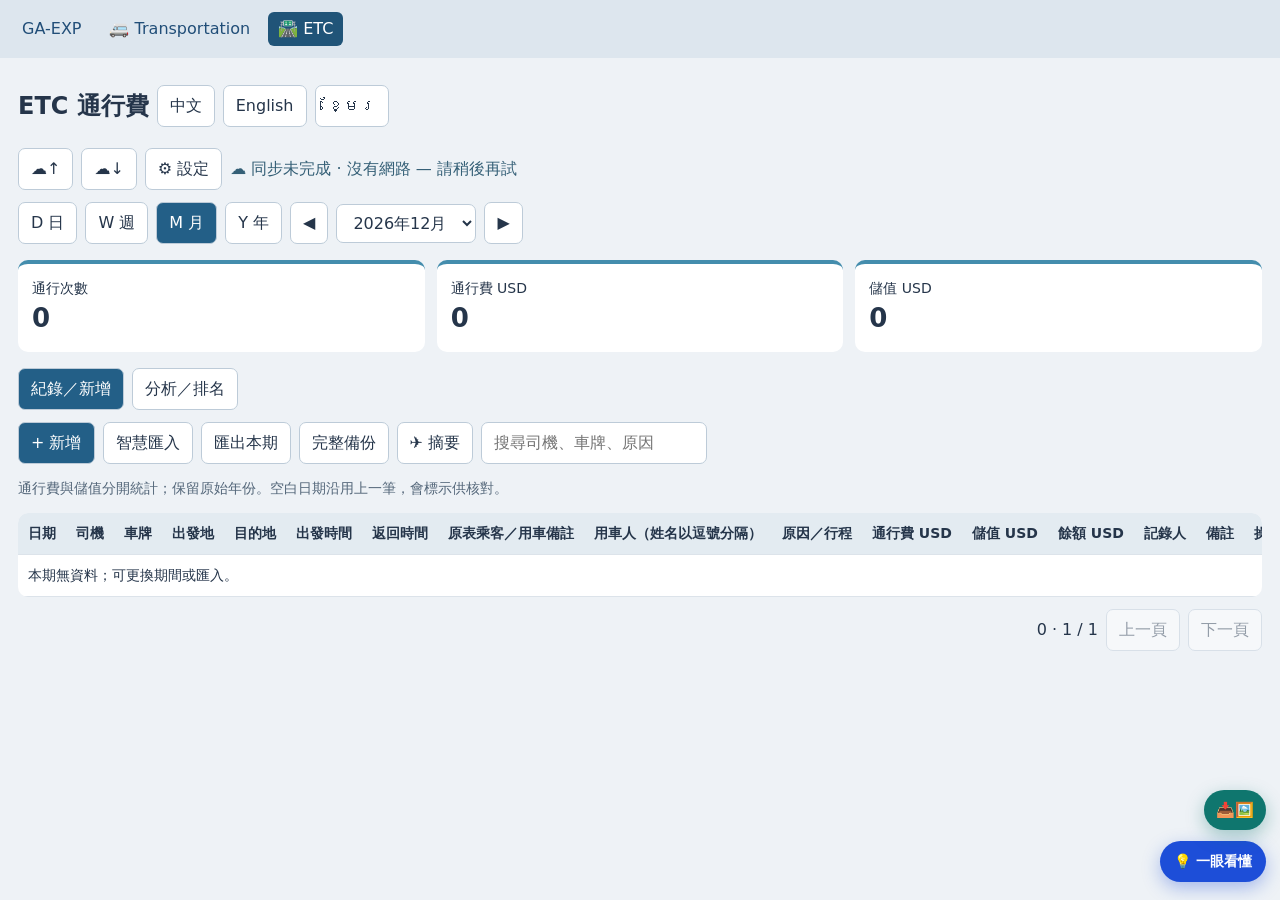
<file: etc.html>
<!doctype html><html lang="zh-Hant"><head><meta charset="utf-8"><meta name="viewport" content="width=device-width,initial-scale=1"><title>GA-EXP</title><link rel="stylesheet" href="shared/ga.css?v=3.9.26"><style>
*{box-sizing:border-box}body{margin:0;background:#eef2f6;color:#25354a;font:16px/1.5 system-ui,sans-serif}main{max-width:1440px;margin:auto;padding:18px}header,nav,.bar,.pagination{display:flex;align-items:center;gap:8px;flex-wrap:wrap}nav{background:#dde6ee;padding:12px}a{color:#214e78}h1{font-size:24px;margin:12px 0}button,select,input{font:inherit;border:1px solid #bdcbd8;border-radius:7px;background:white;color:inherit;padding:8px 12px}button{cursor:pointer}button.on,#add,#form-save{background:#235f87;color:white}button:disabled{opacity:.45;cursor:default}.bar{margin:12px 0}#sync{margin:8px 0;color:#345f76}#cards{display:grid;grid-template-columns:repeat(3,1fr);gap:12px;margin:16px 0}#cards>div{background:#fff;border-top:4px solid #448dad;border-radius:10px;padding:14px}#cards span{font-size:14px;display:block}#cards strong{font-size:26px}.table-wrap{overflow:auto;background:white;border-radius:10px}table{border-collapse:collapse;width:100%;font-size:14px}th,td{text-align:left;padding:10px;border-bottom:1px solid #dce3ea;white-space:nowrap}th{background:#e3ebf1;position:sticky;top:0}td:nth-child(5),td:last-child{white-space:normal;min-width:150px}#note{color:#536679;font-size:14px}dialog{border:0;border-radius:12px;padding:24px;width:min(850px,94vw);max-height:90vh;overflow:auto}dialog::backdrop{background:#162b4566}#fields{display:grid;grid-template-columns:repeat(2,minmax(0,1fr));gap:12px}label{display:flex;flex-direction:column;gap:5px}#import-preview{white-space:pre-wrap;max-height:50vh;overflow:auto}.pagination{justify-content:flex-end;margin-top:12px}#conflicts{color:#a3441f}#search{max-width:100%}@media(max-width:600px){main{padding:10px}#cards{gap:6px}#cards>div{padding:9px}#cards strong{font-size:22px}#fields{grid-template-columns:1fr}.bar button,.bar select{padding:7px}h1{font-size:22px}}

#analysis{margin:16px 0}.analysis-grid{display:grid;grid-template-columns:repeat(2,minmax(0,1fr));gap:16px}.analysis-panel{background:white;border:1px solid #b6c5d5;border-radius:12px;padding:16px;min-width:0}.analysis-panel h2{font-size:18px;color:#184767;margin:0 0 12px}.analysis-panel table{width:100%}.analysis-panel td{white-space:normal;min-width:0}.rank-bar{display:block;height:6px;background:#2486a6;border-radius:4px;margin-top:4px}.analysis-note{padding:12px;background:#fff7dc;border:1px solid #deb758;border-radius:8px;font-size:14px;color:#705014}.analysis-label{font-weight:700;color:#1d4e70}.analysis-panel button{font-size:13px}nav a{padding:5px 10px;text-decoration:none;border-radius:6px}nav a[aria-current="page"]{background:#205478;color:white}#sync{max-width:100%;overflow-wrap:anywhere}#search{min-width:0}@media(max-width:760px){.analysis-grid{grid-template-columns:1fr}}
</style><script src="shared/xlsx.full.min.js?v=0.18.5-local-20260824" onerror="this.onerror=null;this.src='https://cdnjs.cloudflare.com/ajax/libs/xlsx/0.18.5/xlsx.full.min.js'"></script><script src="shared/ga-core.js?v=20261107b"></script>
<script src="shared/ga-cloud-diagnostic.js?v=3.9.23"></script><script src="shared/ga-telegram.js?v=20261112a"></script><script src="shared/ga-mobility.js?v=3.9.30"></script><script src="shared/ga-mobility-store.js?v=3.9.29"></script></head><body data-module="etc"><nav><a href="index.html">GA-EXP</a><a href="transportation.html" id="nav-transport">🚐 Transportation</a><a href="etc.html" id="nav-etc">🛣️ ETC</a></nav><main><header><h1 id="title"></h1><button data-lang="zh">中文</button><button data-lang="en">English</button><button data-lang="km">ខ្មែរ</button></header><div class="bar"><button id="upload" title="Upload">☁↑</button><button id="download" title="Download">☁↓</button><button id="settings"></button><span id="sync" role="status"></span></div><div class="bar"><button data-period="day">D 日</button><button data-period="week">W 週</button><button data-period="month">M 月</button><button data-period="year">Y 年</button><button id="prev-period">◀</button><select id="period" aria-label="Period"></select><button id="next-period">▶</button></div><div id="cards"></div><div class="bar" role="tablist"><button id="view-records" role="tab"></button><button id="view-analysis" role="tab"></button></div><section id="analysis" hidden></section><div class="bar"><button id="add"></button><button id="imp"></button><button id="exp"></button><button id="backup"></button><button id="summary"></button><input id="search" type="search"><input id="file" type="file" accept=".xlsx,.xls,.xlsb,.csv" multiple hidden></div><p id="note"></p><div id="conflicts"></div><div class="table-wrap"><table><thead id="head"></thead><tbody id="body"></tbody></table></div><div class="pagination"><span id="count"></span><button id="previous"></button><button id="next"></button></div></main><dialog id="editor"><h2 id="form-title"></h2><div id="fields"></div><div class="bar"><button id="form-save"></button><button id="form-close"></button></div></dialog><dialog id="import-dialog"><h2 id="import-title">匯入預覽 / Import preview / មើលនាំចូល</h2><pre id="import-preview"></pre><label id="fix-year-label"><span><input id="fix-year" type="checkbox"> <span id="fix-year-text">依檔案年份修正異常年份，保留原日期供追查 / Correct mismatched years to workbook year; retain original dates</span></span></label><div class="bar"><button id="confirm-import">確認 / Confirm / បញ្ជាក់</button><button id="cancel-import">取消 / Cancel / បោះបង់</button></div></dialog><script src="shared/ga-mobility-analysis.js?v=3.9.19"></script><script src="shared/ga-transport-ui.js?v=20261114a"></script><script src="shared/ga-people-card.js?v=20261114a"></script><!-- VRT swipe-tabs：左右滑動（手指／滑鼠拖曳）切換分頁，只聽手勢、不改資料 -->
<script src="https://saintdou-weng.github.io/ac-admin/shared/swipe-tabs.js" defer></script>
<!-- 2026-11-17: 💡 一眼看懂（篩選＋說明＋圖表） -->
<script src="shared/ga-insight.js?v=20261117a"></script>
<!-- 2026-11-19: 照片表 Excel 匯入（公司車／叉車／發電機／機車） -->
<script src="shared/ga-shared-photo.js?v=20261114c"></script>
<script src="shared/ga-photo-chart.js?v=20261119b"></script>
<script src="shared/ga-mhdr.js?v=20261122a" defer></script>
<script src="shared/ga-card-flow.js?v=20261122a" defer></script>
<script src="shared/ui-motion.js?v=20261124c" defer></script>
</body></html>
</file>
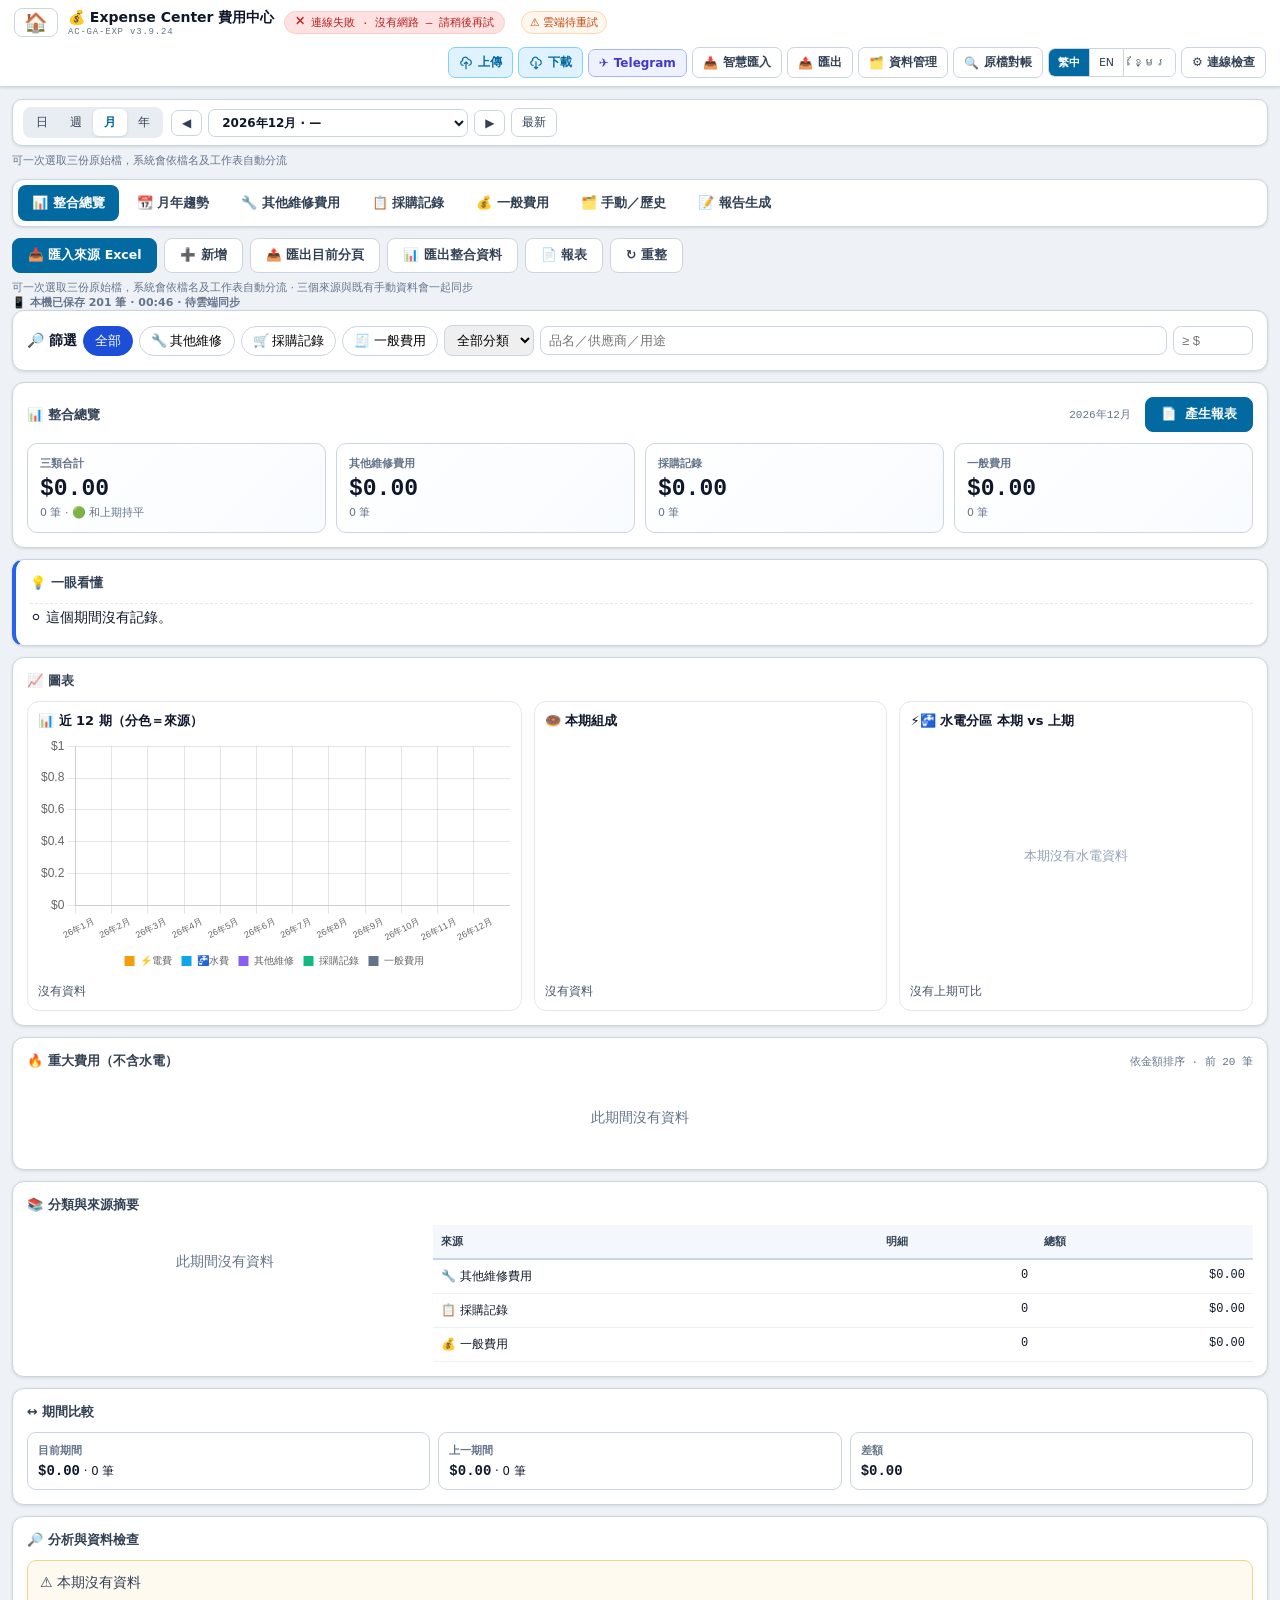
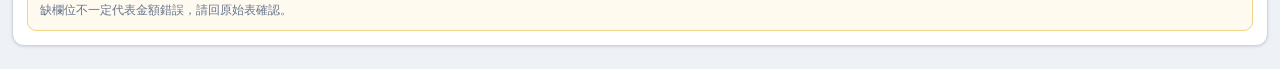
<file: expense.html>
<!DOCTYPE html>
<html lang="zh-TW">
<head>
<meta charset="UTF-8">
<meta name="viewport" content="width=device-width, initial-scale=1.0">
<meta http-equiv="Cache-Control" content="no-cache, no-store, must-revalidate">
<meta http-equiv="Pragma" content="no-cache">
<meta http-equiv="Expires" content="0">
<title>AC-GA-EXP · Expense Center 費用中心</title>
<script src="shared/xlsx.full.min.js?v=0.18.5-local-20260824" onerror="this.onerror=null;this.src='https://cdnjs.cloudflare.com/ajax/libs/xlsx/0.18.5/xlsx.full.min.js'"></script>
<script src="shared/chart.umd.min.js?v=4.4.1-local-20260824" onerror="this.onerror=null;this.src='https://cdnjs.cloudflare.com/ajax/libs/Chart.js/4.4.1/chart.umd.min.js'"></script>
<link rel="stylesheet" href="shared/ga.css?v=3.9.35" onerror="this.onerror=null;this.href='https://saintdou-weng.github.io/ac-ga-exp/shared/ga.css?v=3.9.35'">
<script src="shared/ga-core.js?v=20261107b"></script>
<script src="shared/ga-cloud-diagnostic.js?v=3.9.23"></script>
<script src="shared/ga-data.js?v=3.9.26"></script>
<script src="shared/ga-import.js?v=20261113-xlsb"></script>
<script src="shared/ga-telegram.js?v=20261112a"></script>
<script src="shared/ga-compact.js?v=20261112a" defer></script>
<script src="shared/ga-smart-sync.js?v=3.9.31"></script>
<script src="shared/ga-auto-sync.js?v=3.9.25"></script>
<script src="shared/ga-expense-store.js?v=3.9.26"></script>
<script src="shared/ga-vrt-parsers.js?v=3.9.25" onerror="this.onerror=null;this.src='https://saintdou-weng.github.io/ac-ga-exp/shared/ga-vrt-parsers.js?v=3.9.25'"></script>
<script id="ga-exp-xlsb-utility-inline-v399">
(function(global){
'use strict';
var GA=global.GA;
if(!GA)return;
var V=GA.vrtParsers=GA.vrtParsers||{};
var baseExpense=typeof V.parseExpenseSheet==='function'?V.parseExpenseSheet:null;

function txt(v){return String(v===null||v===undefined?'':v).trim();}
function num(v){
  if(GA&&typeof GA.num==='function')return GA.num(v);
  var n=Number(String(v===null||v===undefined?'':v).replace(/,/g,''));
  return isFinite(n)?n:0;
}
function cell(v){return txt(v).toLowerCase().replace(/\s+/g,' ');}
function kindOf(sn){
  var s=String(sn||'').toLowerCase().replace(/[\s._\-]+/g,'');
  return /^electric(ity)?$/.test(s)?'electric':(/^water$/.test(s)?'water':'');
}
function monthNo(v){
  var k=cell(v).slice(0,3),m={jan:1,feb:2,mar:3,apr:4,may:5,jun:6,jul:7,aug:8,sep:9,oct:10,nov:11,dec:12};
  return m[k]||0;
}
function titleYear(rows){
  rows=rows||[];
  for(var i=0;i<Math.min(6,rows.length);i++){
    var r=rows[i]||[];
    for(var c=0;c<r.length;c++){
      var sv=txt(r[c]),m=sv.match(/(?:^|[^0-9])(20\d{2})(?:[^0-9]|$)/);
      if(m)return +m[1];
    }
  }
  return 0;
}
function fileYear(meta){
  var m=String((meta&& (meta.fileName||meta.file))||'').match(/20\d{2}/);
  return m?+m[0]:0;
}
function utilityHeaderRow(rows){
  for(var i=0;i<Math.min(10,rows.length);i++){
    var cs=(rows[i]||[]).map(function(v){return cell(v).replace(/\s/g,'');}),score=0;
    if(cs.some(function(x){return /^old/.test(x);} ))score++;
    if(cs.some(function(x){return /^new/.test(x);} ))score++;
    if(cs.some(function(x){return /^consum/.test(x);} ))score++;
    if(cs.some(function(x){return /^unitprice/.test(x);} ))score++;
    if(cs.some(function(x){return /^amount/.test(x);} ))score+=2;
    if(score>=4)return i;
  }
  return -1;
}
function titleRowIndex(rows,hi){
  for(var r=Math.max(0,hi-3);r<hi;r++){
    var z=(rows[r]||[]).map(cell).join('|');
    if(/factory|staff house|dorm|housing/.test(z))return r;
  }
  return Math.max(0,hi-1);
}
function usdAmountCol(head,sub,rg){
  var c,h;
  for(c=rg.start;c<=rg.end;c++){
    h=cell(head[c]);
    if(/^amount/.test(h)&&/\$/.test(h))return c;
  }
  for(c=rg.start;c<=rg.end;c++){
    h=cell(head[c]);
    if(!/^amount/.test(h))continue;
    if(/riel|\(r\)/.test(h)||/riel/.test(cell(sub[c]))){
      for(var d=c+1;d<=Math.min(rg.end,c+3);d++)if(cell(sub[d])==='$')return d;
    }else if(cell(sub[c])==='$')return c;
  }
  for(c=rg.start;c<=rg.end;c++)if(cell(sub[c])==='$')return c;
  return -1;
}
function consumptionCol(head,rg){
  for(var c=rg.start;c<=rg.end;c++)if(/^consum/.test(cell(head[c])))return c;
  return -1;
}
function areaName(v){
  var s=cell(v);
  if(/factory/.test(s))return 'Factory';
  if(/expat/.test(s))return 'Expat staff house';
  if(/local/.test(s))return 'Local staff house';
  return txt(v)||'Utility';
}
function isTTL(row,rg){
  for(var c=rg.start;c<=rg.end;c++)if(/^(ttl|total)$/i.test(txt((row||[])[c])))return true;
  return false;
}
function directUtility(rows,meta){
  rows=rows||[];meta=meta||{};
  var sn=txt(meta.sheetName||meta.sheet),kind=kindOf(sn);
  if(!kind)return [];
  var fy=fileYear(meta),ty=titleYear(rows),year=ty||fy||new Date().getFullYear();
  if(fy&&ty&&ty<fy)return [];
  var hi=utilityHeaderRow(rows);
  if(hi<0)return [];
  var tri=titleRowIndex(rows,hi),titleRow=rows[tri]||[],head=rows[hi]||[],sub=rows[hi+1]||[];
  var maxCol=Math.max(titleRow.length,head.length,sub.length),titles=[];
  titleRow.forEach(function(v,c){
    var z=cell(v);
    if(/factory|staff house|dorm|housing|owner/.test(z))titles.push({col:c,name:txt(v)});
  });
  /* v3.9.31: 2022-2023 layout = "Factory and owner" (gross meter) | "Factory (deduct from owner consumption)" (net)
     | "Share to owner".  The factory's cost is the net block only; the gross block and the owner's share are not. */
  var hasNet=titles.some(function(t){return /deduct/.test(cell(t.name));});
  if(!titles.length)return [];
  titles.sort(function(a,b){return a.col-b.col;});
  var blocks=titles.map(function(t,i){return {title:t,start:t.col,end:(titles[i+1]?titles[i+1].col:maxCol)-1};});
  var monCol=-1;
  for(var r0=hi+1;r0<Math.min(rows.length,hi+30)&&monCol<0;r0++){
    for(var c0=0;c0<Math.min(5,(rows[r0]||[]).length);c0++){
      if(monthNo((rows[r0]||[])[c0])){monCol=c0;break;}
    }
  }
  if(monCol<0)return [];
  var months=[];
  for(var r1=hi+1;r1<rows.length;r1++){
    var mm=monthNo((rows[r1]||[])[monCol]);
    if(mm)months.push({month:mm,start:r1});
  }
  months.forEach(function(m,i){m.end=(months[i+1]?months[i+1].start:rows.length)-1;});
  var out=[];
  blocks.forEach(function(b){
    var tn=cell(b.title.name);
    if(/share to owner|^owner/.test(tn))return;
    if(hasNet&&/and owner/.test(tn))return;
    var rg={start:b.start,end:b.end},ac=usdAmountCol(head,sub,rg),cc=consumptionCol(head,rg);
    if(ac<0){for(var sc=rg.start;sc<=rg.end;sc++)if(/^amount/.test(cell(sub[sc]))){ac=sc;break;}}
    if(cc<0){for(var sc2=rg.start;sc2<=rg.end;sc2++)if(/^consum/.test(cell(sub[sc2]))){cc=sc2;break;}}
    if(ac<0)return;
    var area=areaName(b.title.name);
    months.forEach(function(m){
      var chosen=null,r,row,a;
      for(r=m.start;r<=m.end;r++){
        row=rows[r]||[];
        if(isTTL(row,rg)){
          a=num(row[ac]);
          if(a>0){chosen={row:r,amount:a};break;}
        }
      }
      if(!chosen){
        a=num((rows[m.start]||[])[ac]);
        if(a>0)chosen={row:m.start,amount:a};
      }
      if(!chosen){
        for(r=m.start;r<=m.end;r++){
          a=num((rows[r]||[])[ac]);
          if(a>0)chosen={row:r,amount:a};
        }
      }
      if(!chosen||!(chosen.amount>0))return;
      var cons=cc>=0?num((rows[m.start]||[])[cc]):0;
      if(!cons&&cc>=0)cons=num((rows[chosen.row]||[])[cc]);
      out.push({
        date:year+'-'+String(m.month).padStart(2,'0')+'-01',
        category:kind,
        categoryLabel:kind==='electric'?'Electricity':'Water',
        item:area,
        dept:area,
        amount:Math.round(chosen.amount*10000)/10000,
        estAmount:Math.round(chosen.amount*10000)/10000,
        qty:1,
        price:0,
        consumption:cons,
        consUnit:kind==='electric'?'KW':'m3',
        currency:'USD',
        purpose:area,
        sourceModule:'excel',
        _row:chosen.row+1,
        _utilityNet:true,
        _utilityInline:true
      });
    });
  });
  return out;
}
V.parseUtilityExpenseSheet=directUtility;
V.parseExpenseSheet=function(rows,meta){
  var sn=txt((meta&& (meta.sheetName||meta.sheet))||'');
  if(kindOf(sn))return directUtility(rows,meta);
  return baseExpense?baseExpense.call(V,rows,meta):[];
};
V.utilityInlineFix='3.9.10-self-contained-area-key';
global.__GA_EXP_UTILITY_DIRECT__=directUtility;
})(window);
</script>
<script src="shared/exp-seed.js?v=3.6-20260824"></script>
<script>if(typeof GA==="undefined"){document.write('<scr'+'ipt src="https://saintdou-weng.github.io/ac-ga-exp/shared/ga-core.js?v=20261107b"></scr'+'ipt>');document.write('<scr'+'ipt src="https://saintdou-weng.github.io/ac-ga-exp/shared/ga-data.js?v=3.9.26"></scr'+'ipt>');document.write('<scr'+'ipt src="https://saintdou-weng.github.io/ac-ga-exp/shared/ga-import.js?v=20261113-xlsb"></scr'+'ipt>');document.write('<scr'+'ipt src="https://saintdou-weng.github.io/ac-ga-exp/shared/ga-telegram.js?v=20261112a"></scr'+'ipt>');document.write('<scr'+'ipt src="https://saintdou-weng.github.io/ac-ga-exp/shared/ga-auto-sync.js?v=3.9.25"></scr'+'ipt>');document.write('<scr'+'ipt src="https://saintdou-weng.github.io/ac-ga-exp/shared/ga-smart-sync.js?v=3.9.31"></scr'+'ipt>');document.write('<scr'+'ipt src="https://saintdou-weng.github.io/ac-ga-exp/shared/ga-vrt-parsers.js?v=3.9.25"></scr'+'ipt>');document.write('<scr'+'ipt src="https://saintdou-weng.github.io/ac-ga-exp/shared/exp-seed.js?v=3.8-20260824"></scr'+'ipt>');}</script>
<style>
  .exp-wrap{max-width:1280px;margin:0 auto;padding:12px}
  .exp-nav{display:flex;gap:4px;background:#fff;border:1px solid var(--ga-line);border-radius:11px;padding:5px;margin:11px 0;box-shadow:var(--ga-sh);overflow-x:auto}
  .exp-tab{border:0;background:transparent;border-radius:8px;padding:9px 14px;font-size:13px;font-weight:700;color:var(--ga-txt2);cursor:pointer;font-family:inherit;white-space:nowrap}
  .exp-nav>.exp-tab{flex:0 0 auto}
  .exp-tab.on{background:var(--ga-sky);color:#fff}.exp-tab:not(.on):hover{background:var(--ga-sky-l);color:var(--ga-sky)}
  .exp-sec{background:#fff;border:1px solid var(--ga-line);border-radius:12px;padding:14px;margin-bottom:11px;box-shadow:var(--ga-sh)}
  .exp-sec-t{font-size:13px;font-weight:800;color:var(--ga-txt2);margin-bottom:11px;display:flex;align-items:center;gap:7px;flex-wrap:wrap}
  .exp-sec-t .sp{margin-left:auto;font-size:11px;color:var(--ga-mut);font-family:var(--ga-mono);font-weight:400}
  .exp-actions{display:flex;gap:7px;flex-wrap:wrap;align-items:center}.exp-actions .ga-btn{white-space:nowrap}
  .exp-import-status{margin:8px 0 2px;padding:9px 11px;border-radius:8px;font-size:12px;font-weight:700;line-height:1.5;border:1px solid #bae6fd;background:#f0f9ff;color:#075985}
  .exp-import-status.ok{border-color:#a7f3d0;background:#ecfdf5;color:#065f46}.exp-import-status.err{border-color:#fecaca;background:#fef2f2;color:#991b1b}
  .exp-tools{display:flex;gap:7px;flex-wrap:wrap;margin-bottom:11px}.exp-tools input,.exp-tools select{border:1px solid var(--ga-line);border-radius:8px;padding:8px 10px;font-size:12px;font-family:inherit;background:#fff;min-width:120px}
  .exp-tools input:focus,.exp-tools select:focus{outline:none;border-color:var(--ga-sky)}
  .exp-grid{display:grid;grid-template-columns:repeat(auto-fit,minmax(210px,1fr));gap:10px}
  .exp-card{border:1px solid var(--ga-line);border-radius:10px;padding:12px;background:linear-gradient(135deg,#fff,#f8fbff)}
  .exp-card .lbl{font-size:11px;color:var(--ga-mut);font-weight:700}.exp-card .val{font-size:23px;font-weight:800;color:var(--ga-txt);font-family:var(--ga-mono);margin-top:5px}.exp-card .sub{font-size:11px;color:var(--ga-mut);margin-top:3px}
  .exp-compare{display:grid;grid-template-columns:repeat(auto-fit,minmax(170px,1fr));gap:8px}.exp-compare .box{border:1px solid var(--ga-line);border-radius:9px;padding:10px}.exp-compare b{display:block;font-size:11px;color:var(--ga-mut);margin-bottom:4px}.exp-compare span{font-family:var(--ga-mono);font-weight:800}.diff-pos{color:var(--ga-bad)}.diff-neg{color:var(--ga-ok)}
  .exp-bars{display:grid;gap:7px}.exp-bar-row{display:grid;grid-template-columns:minmax(100px,180px) 1fr 90px;gap:8px;align-items:center;font-size:12px}.exp-bar{height:10px;border-radius:99px;background:#e8eef7;overflow:hidden}.exp-bar i{display:block;height:100%;background:linear-gradient(90deg,#1683d8,#22a06b);border-radius:99px}.exp-bar-row em{font-family:var(--ga-mono);font-style:normal;text-align:right}
  .exp-table-wrap{overflow:auto}.exp-table{width:100%;border-collapse:collapse;min-width:820px;font-size:12px}.exp-table th{background:#f4f7fb;color:var(--ga-txt2);font-size:11px;text-align:left;padding:9px 8px;border-bottom:2px solid var(--ga-line);white-space:nowrap}.exp-table td{padding:8px;border-bottom:1px solid #edf1f6;vertical-align:top}.exp-table td.n{text-align:right;font-family:var(--ga-mono);white-space:nowrap}.exp-table tr:hover td{background:#fbfdff}.exp-muted{color:var(--ga-mut)}.exp-empty{padding:28px;text-align:center;color:var(--ga-mut)}
  .exp-analysis{border:1px solid #cfe0ef;border-radius:9px;background:#f7fbff;padding:10px 12px;line-height:1.65;color:var(--ga-txt2)}.exp-analysis.has-warn{border-color:#f1d38a;background:#fffaf0}.exp-analysis small{display:block;color:var(--ga-mut);margin-top:7px}
  .exp-form{display:grid;grid-template-columns:repeat(auto-fit,minmax(150px,1fr));gap:9px}.exp-form label{display:block;font-size:10px;font-weight:800;color:var(--ga-mut);margin-bottom:4px}.exp-form input,.exp-form select{width:100%;box-sizing:border-box;border:1px solid var(--ga-line);border-radius:8px;padding:8px 10px;font-size:13px;font-family:inherit}.exp-form input:focus,.exp-form select:focus{outline:none;border-color:var(--ga-sky)}
  .exp-note{font-size:11px;color:var(--ga-mut);margin:7px 0 0}.exp-period-hint{margin:9px 0;padding:10px 12px;border:1px solid #f0c36d;background:#fff8e6;border-radius:8px;color:#8a5a00;font-size:12px}.exp-period-hint .ga-btn{margin-left:8px}.exp-file{display:none}
  .exp-area-table{min-width:640px}.exp-area-table .r{text-align:right;white-space:nowrap;font-family:var(--ga-mono)}.exp-area-table .c{text-align:center}.exp-area-table small{color:var(--ga-mut);font-family:inherit}.exp-area-factory td{background:#fff8d6;font-weight:700}.exp-area-total td{border-top:2px solid var(--ga-line);font-weight:800}
  @media(max-width:680px){.exp-wrap{padding:7px}.exp-sec{padding:10px}.exp-tab{padding:8px 10px}.exp-card .val{font-size:19px}.exp-bar-row{grid-template-columns:95px 1fr 75px}.exp-table{font-size:11px}}

  /* v3.9.3 compact expense management */
  .exp-table.compact{min-width:760px;font-size:11px;table-layout:auto}
  .exp-table.compact th{padding:6px 6px;font-size:10px;position:sticky;top:0;z-index:1}
  .exp-table.compact td{padding:5px 6px;line-height:1.25;vertical-align:middle}
  .exp-table.compact td.exp-amount{font-family:var(--ga-mono);font-weight:900;font-size:12px;text-align:right;white-space:nowrap;color:#0f172a}
  .exp-table.compact td.exp-item-cell{min-width:150px;max-width:250px;white-space:normal}
  .exp-table.compact td.exp-note-cell{min-width:150px;max-width:260px;white-space:normal;color:var(--ga-txt2)}
  .exp-cat-select{width:145px;max-width:145px;border:1px solid var(--ga-line);border-radius:6px;padding:4px 5px;font-size:10px;background:#fff;font-family:inherit}
  .exp-row-electric td{background:#fff8d6!important}.exp-row-electric td.exp-amount{color:#a16207}
  .exp-row-water td{background:#eaf7ff!important}.exp-row-water td.exp-amount{color:#0369a1}
  .exp-row-electric:hover td{background:#fff1ae!important}.exp-row-water:hover td{background:#d9f0ff!important}
  .exp-utility-badge{display:inline-flex;align-items:center;gap:3px;padding:2px 6px;border-radius:999px;font-size:10px;font-weight:800;white-space:nowrap}
  .exp-utility-badge.electric{background:#fff1a8;color:#854d0e;border:1px solid #facc15}.exp-utility-badge.water{background:#dff3ff;color:#075985;border:1px solid #7dd3fc}
  .exp-mini-actions{display:flex;gap:4px;white-space:nowrap}.exp-mini-actions button{border:1px solid var(--ga-line);background:#fff;border-radius:5px;padding:3px 6px;font-size:10px;cursor:pointer}.exp-mini-actions button:hover{background:#f4f7fb}
  .exp-cat-summary{width:100%;border-collapse:collapse;font-size:11px}.exp-cat-summary th,.exp-cat-summary td{padding:5px 7px;border-bottom:1px solid #edf1f6}.exp-cat-summary th{background:#f4f7fb;font-size:10px;text-align:left}.exp-cat-summary td.n{text-align:right;font-family:var(--ga-mono);font-weight:700}.exp-cat-summary tr.utility-electric td{background:#fff8d6}.exp-cat-summary tr.utility-water td{background:#eaf7ff}
  .exp-split{display:grid;grid-template-columns:1fr 1fr;gap:10px}.exp-period-align{display:flex;align-items:center;gap:7px;flex-wrap:wrap;margin:0 0 8px;font-size:11px;color:var(--ga-mut)}.exp-period-align b{color:var(--ga-txt2)}
  .exp-modal-grid{display:grid;grid-template-columns:repeat(2,minmax(0,1fr));gap:9px}.exp-modal-grid .full{grid-column:1/-1}.exp-modal-grid label{display:block;font-size:10px;font-weight:800;color:var(--ga-mut);margin-bottom:3px}.exp-modal-grid input,.exp-modal-grid select{width:100%;box-sizing:border-box;border:1px solid var(--ga-line);border-radius:7px;padding:7px 8px;font-size:12px;font-family:inherit}
  .exp-dup-box{margin:8px 0;padding:8px 10px;border:1px solid #f5c76b;border-radius:7px;background:#fff8e6;color:#8a5a00;font-size:11px;line-height:1.45}
  @media(max-width:680px){.exp-split{grid-template-columns:1fr}.exp-table.compact{min-width:690px}.exp-table.compact th,.exp-table.compact td{padding:4px 5px}.exp-cat-select{width:125px;max-width:125px}.exp-modal-grid{grid-template-columns:1fr}.exp-modal-grid .full{grid-column:1}}

  /* v3.9.35 trend / report */
  .exp-trend-bar{display:flex;align-items:center;gap:8px;flex-wrap:wrap;background:#fff;border:1px solid var(--ga-line);border-radius:10px;padding:7px 10px;margin-bottom:11px;box-shadow:var(--ga-sh)}.exp-trend-bar .sp{margin-left:auto;font-size:11px;color:var(--ga-mut)}.exp-trend-bar select{border:1px solid var(--ga-line);border-radius:7px;padding:5px 9px;font-size:12px;font-family:inherit;background:#fff}
  .exp-trend-seg>button{flex:0 0 auto}
  .exp-trend-table{min-width:900px}.exp-trend-table td.r,.exp-trend-table th.r{text-align:right;white-space:nowrap}.exp-trend-table td{font-family:var(--ga-mono)}.exp-trend-table td.k{color:#d97706;font-weight:800;white-space:nowrap}.exp-trend-table tbody tr{cursor:pointer}.exp-trend-table tbody tr:hover td{background:#f0f7ff}
  .exp-trend-table td.tot{position:relative;min-width:120px}.exp-tbar{display:block;height:4px;border-radius:3px;background:#0369a1;opacity:.55;margin:3px 0 0 auto}.exp-trend-table td.el{background:#fffbea}.exp-trend-table td.wa{background:#f0f9ff}
  .exp-rpt-audit{margin:8px 0;padding:9px 12px;border-radius:8px;font-size:12px;line-height:1.5;border-left:4px solid}.exp-rpt-audit.ok{background:#e8f5e9;border-color:#2e7d32;color:#1b5e20}.exp-rpt-audit.warn{background:#fff8e1;border-color:#f59e0b;color:#7a5200}.exp-rpt-audit.bad{background:#fdecea;border-color:#c62828;color:#8e1b1b}
  .exp-rpt-form{display:grid;grid-template-columns:repeat(4,minmax(0,1fr));gap:9px;margin:10px 0}.exp-rpt-form label{display:flex;flex-direction:column;gap:4px;font-size:11px;font-weight:800;color:var(--ga-mut)}.exp-rpt-form .full{grid-column:1/-1}.exp-rpt-form select,.exp-rpt-form textarea{border:1px solid var(--ga-line);border-radius:7px;padding:7px 9px;font-size:13px;font-family:inherit;background:#fff;color:var(--ga-txt);font-weight:600}
  .exp-rpt-tiles{display:grid;grid-template-columns:repeat(6,minmax(0,1fr));gap:8px}.exp-rpt-k{background:#eef3f9;border-radius:9px;padding:11px 8px;text-align:center;display:flex;flex-direction:column;gap:3px}.exp-rpt-k b{font-family:var(--ga-mono);font-size:18px;color:#1f3864}.exp-rpt-k span{font-size:11px;color:var(--ga-txt2);font-weight:700}.exp-rpt-k em{font-style:normal;font-size:10px;color:var(--ga-mut)}
  @media(max-width:680px){.exp-grid.k2{grid-template-columns:1fr 1fr;gap:7px}.exp-grid.k2 .exp-card{padding:9px}.exp-grid.k2 .exp-card .val{font-size:16px}.exp-rpt-form{grid-template-columns:1fr 1fr}.exp-rpt-tiles{grid-template-columns:repeat(2,minmax(0,1fr))}.exp-trend-bar .sp{display:none}}
</style>
</head>
<body>
<div id="ga-header"></div>
<div class="exp-wrap">
  <div id="exp-period"></div>
  <div class="exp-note" id="exp-source-note"></div>
  <div class="exp-nav">
    <button class="exp-tab on" data-p="summary" onclick="expTab('summary')">📊 <span data-t="expSummary">整合總覽</span></button>
    <button class="exp-tab" data-p="trend" onclick="expTab('trend')">📆 <span class="exp-tab-l" data-zh="月年趨勢" data-en="Month / Year" data-km="ខែ / ឆ្នាំ">月年趨勢</span></button>
    <button class="exp-tab" data-p="repair" onclick="expTab('repair')">🔧 <span data-t="expRepair">其他維修費用</span></button>
    <button class="exp-tab" data-p="purchase" onclick="expTab('purchase')">📋 <span data-t="expPurchase">採購記錄</span></button>
    <button class="exp-tab" data-p="general" onclick="expTab('general')">💰 <span data-t="expGeneral">一般費用</span></button>
    <button class="exp-tab" data-p="legacy" onclick="expTab('legacy')">🗂️ <span data-t="expLegacy">手動／歷史</span></button>
    <button class="exp-tab" data-p="report" onclick="expTab('report')">📝 <span class="exp-tab-l" data-zh="報告生成" data-en="Report" data-km="របាយការណ៍">報告生成</span></button>
  </div>
  <div id="exp-view"><div class="exp-sec">⏳ 正在讀取本機資料 / Loading saved data…</div></div>
</div>
<input id="exp-file" class="exp-file" type="file" multiple>

<script>
/* AC-GA-EXP Expense Center v3.9.9
   三份來源檔案採各自正規化，不把寬表、明細表及圖表摘要混在一起。 */
GA.addDict({
  zh:{expSummary:'整合總覽',expRepair:'其他維修費用',expPurchase:'採購記錄',expGeneral:'一般費用',expLegacy:'手動／歷史',
    expData:'資料筆數',expAmount:'本期金額',expAllAmount:'三類整合總額',expCompare:'期間比較',expCurrent:'目前期間',expPrevious:'上一期間',expChange:'差額',
    expSource:'來源',expSheet:'工作表',expItem:'項目／說明',expSpec:'規格／用途',expPrice:'單價',expSupplier:'供應商',expQty:'數量',expTotal:'總額',expRecords:'明細',expPeriodTrend:'期間趨勢',
    expImport:'匯入來源 Excel',expImportHint:'可一次選取三份原始檔，系統會依檔名及工作表自動分流',expExportCurrent:'匯出目前分頁',expExportAll:'匯出整合資料',expRefresh:'重整',
    expNoData:'此期間沒有資料',expNoDate:'未辨識日期',expManual:'新增手動費用',expSave:'新增並保存',expCategory:'類別',expDepartment:'部門',expInspector:'檢查人',expRemark:'備註',
    expEstimate:'預估單價',expLineTotal:'項目總額',expBudget:'預算',expBudgetSave:'儲存預算',expManage:'資料管理',expSourceRepair:'其他維修',expSourcePurchase:'採購',expSourceGeneral:'一般費用',
    expImported:'已匯入',expSkipped:'略過',expFileAsk:'無法從檔名判斷來源，請輸入 repair / purchase / general',expCloudData:'三個來源與既有手動資料會一起同步',expPrev:'上一期',expNext:'下一期',
    expTotalAll:'三類合計',expLegacyTotal:'手動／歷史合計',expTop:'分類排行',expBySource:'來源加總',expRows:'筆',expActual:'實際',expUnit:'單位',expPurpose:'用途／備註'},
  en:{expSummary:'Integrated Summary',expRepair:'Other Repair Expenses',expPurchase:'Purchasing Record',expGeneral:'General Expense',expLegacy:'Manual / Historical',
    expData:'Records',expAmount:'Period Amount',expAllAmount:'Integrated Total',expCompare:'Period Comparison',expCurrent:'Current',expPrevious:'Previous',expChange:'Change',
    expSource:'Source',expSheet:'Sheet',expItem:'Item / Description',expSpec:'Spec / Purpose',expPrice:'Unit Price',expSupplier:'Supplier',expQty:'Qty',expTotal:'Total',expRecords:'Details',expPeriodTrend:'Period Trend',
    expImport:'Import Source Excel',expImportHint:'Select the three original files together; the importer routes them by filename and sheet',expExportCurrent:'Export Current Tab',expExportAll:'Export Integrated Data',expRefresh:'Refresh',
    expNoData:'No data for this period',expNoDate:'Date not recognised',expManual:'Add Manual Expense',expSave:'Add & Save',expCategory:'Category',expDepartment:'Department',expInspector:'Inspector',expRemark:'Remark',
    expEstimate:'Estimated Unit Price',expLineTotal:'Line Total',expBudget:'Budget',expBudgetSave:'Save Budget',expManage:'Data Manager',expSourceRepair:'Other Repair',expSourcePurchase:'Purchasing',expSourceGeneral:'General Expense',
    expImported:'Imported',expSkipped:'Skipped',expFileAsk:'Source could not be identified from filename. Enter repair / purchase / general',expCloudData:'All three sources and existing manual data sync together',expPrev:'Previous',expNext:'Next',
    expTotalAll:'Three-source Total',expLegacyTotal:'Manual / Historical Total',expTop:'Category Ranking',expBySource:'Source Totals',expRows:'records',expActual:'Actual',expUnit:'Unit',expPurpose:'Purpose / Remark'},
  km:{expSummary:'សង្ខេបរួម',expRepair:'ចំណាយជួសជុលផ្សេងៗ',expPurchase:'កំណត់ត្រាទិញ',expGeneral:'ចំណាយទូទៅ',expLegacy:'ដោយដៃ / ប្រវត្តិ',
    expData:'កំណត់ត្រា',expAmount:'ចំនួនក្នុងរយៈពេល',expAllAmount:'សរុបរួម',expCompare:'ប្រៀបធៀបរយៈពេល',expCurrent:'បច្ចុប្បន្ន',expPrevious:'មុន',expChange:'បម្រែបម្រួល',
    expSource:'ប្រភព',expSheet:'សន្លឹក',expItem:'មុខទំនិញ / ពិពណ៌នា',expSpec:'លម្អិត / គោលបំណង',expPrice:'តម្លៃឯកតា',expSupplier:'អ្នកផ្គត់ផ្គង់',expQty:'បរិមាណ',expTotal:'សរុប',expRecords:'លម្អិត',expPeriodTrend:'និន្នាការ',
    expImport:'នាំចូល Excel',expImportHint:'ជ្រើសឯកសារដើមទាំងបី ហើយប្រព័ន្ធបែងចែកតាមឈ្មោះឯកសារ និងសន្លឹក',expExportCurrent:'នាំចេញផ្ទាំងនេះ',expExportAll:'នាំចេញទិន្នន័យរួម',expRefresh:'ធ្វើឡើងវិញ',
    expNoData:'គ្មានទិន្នន័យក្នុងរយៈពេលនេះ',expNoDate:'មិនស្គាល់កាលបរិច្ឆេទ',expManual:'បន្ថែមចំណាយដោយដៃ',expSave:'បន្ថែម និងរក្សាទុក',expCategory:'ប្រភេទ',expDepartment:'ផ្នែក',expInspector:'អ្នកត្រួតពិនិត្យ',expRemark:'ចំណាំ',
    expEstimate:'តម្លៃឯកតាប៉ាន់ស្មាន',expLineTotal:'សរុបបន្ទាត់',expBudget:'ថវិកា',expBudgetSave:'រក្សាទុកថវិកា',expManage:'គ្រប់គ្រងទិន្នន័យ',expSourceRepair:'ជួសជុលផ្សេងៗ',expSourcePurchase:'ការទិញ',expSourceGeneral:'ចំណាយទូទៅ',
    expImported:'បាននាំចូល',expSkipped:'បានរំលង',expFileAsk:'មិនអាចស្គាល់ប្រភពពីឈ្មោះឯកសារ។ បញ្ចូល repair / purchase / general',expCloudData:'ប្រភពទាំងបី និងទិន្នន័យដោយដៃនឹងធ្វើសមកាលកម្មជាមួយគ្នា',expPrev:'មុន',expNext:'បន្ទាប់',
    expTotalAll:'សរុបប្រភពទាំងបី',expLegacyTotal:'សរុបដោយដៃ / ប្រវត្តិ',expTop:'ចំណាត់ថ្នាក់ប្រភេទ',expBySource:'សរុបតាមប្រភព',expRows:'កំណត់ត្រា',expActual:'ជាក់ស្តែង',expUnit:'ឯកតា',expPurpose:'គោលបំណង / ចំណាំ'}
});

var EXP3={repair:[],purchase:[],general:[]}, CATMETA={}, txns=[], budgets={}, activeTab='summary', pc;
var LS_EXP3='ac_ga_exp_source_v3', LS_TXN='ac_ga_exp_txns_v2', LS_CAT='ac_ga_exp_cats_v2', LS_BGT='vrt26b', LS_UI='ac_ga_exp_ui_v1', LS_LOCAL_TS='ac_ga_exp_local_saved_at';
var EXP_HAD_SAVED_UI=false;
var EXP_IMPORT_STATUS={kind:'',message:''};
var SRC_META={
  repair:{key:'repair',icon:'🔧',label:'expRepair',file:/other|repair|maintain|fix|維修/i},
  purchase:{key:'purchase',icon:'📋',label:'expPurchase',file:/purchas|purchase|採購/i},
  general:{key:'general',icon:'💰',label:'expGeneral',file:/general|expense|費用|支出/i}
};
var EXP_DASH_URL='https://saintdou-weng.github.io/ac-ga-exp/index.html';
var EXP3_IMPORT_STATS={repair:{imported:0,updated:0,skipped:0},purchase:{imported:0,updated:0,skipped:0},general:{imported:0,updated:0,skipped:0}};
GA.addDict({
  zh:{expAnalysis:'分析與資料檢查',expWarning:'待確認／異常',expMissingSupplier:'缺供應商',expMissingPurpose:'缺用途／備註',expMissingPrice:'缺單價（只提供總額）',expFuture:'日期超過今天',expNoIssue:'目前未發現明顯異常',expNoRecords:'本期沒有資料',expIncrease:'較前期變化',expSourceSummary:'來源明細',expDashboard:'開啟費用 Dashboard',expTotalChange:'本期與前期差額',expIssueNote:'缺欄位不一定代表金額錯誤，請回原始表確認。',expImportOpened:'已切換到最新資料月份',expImportNoRows:'檔案已讀取，但沒有辨識到有效費用明細',expUpdated:'更新',expSourceWarn:'來源日期／格式待確認',expImportReading:'正在讀取 Excel',expSheets:'工作表',expStored:'已保存',expNotStored:'資料尚未保存；請重試保存或匯出備份，暫勿關閉此頁'},
  en:{expAnalysis:'Analysis & Data Check',expWarning:'Review / Exception',expMissingSupplier:'Missing supplier',expMissingPurpose:'Missing purpose / remark',expMissingPrice:'Missing unit price (total only)',expFuture:'Future date',expNoIssue:'No obvious exception found',expNoRecords:'No records in this period',expIncrease:'Change from previous period',expSourceSummary:'Source breakdown',expDashboard:'Open Expense Dashboard',expTotalChange:'Current vs previous',expIssueNote:'A missing field does not always mean the amount is wrong; verify the source file.',expImportOpened:'Opened the latest imported month',expImportNoRows:'The file was read, but no valid expense details were recognised',expUpdated:'Updated',expSourceWarn:'Source date / format requires review',expImportReading:'Reading Excel',expSheets:'sheets',expStored:'saved',expNotStored:'Changes are not saved; retry or export a backup before closing'},
  km:{expAnalysis:'ការវិភាគ និងពិនិត្យទិន្នន័យ',expWarning:'ត្រូវពិនិត្យ / ខុសប្រក្រតី',expMissingSupplier:'ខ្វះអ្នកផ្គត់ផ្គង់',expMissingPurpose:'ខ្វះគោលបំណង / ចំណាំ',expMissingPrice:'ខ្វះតម្លៃឯកតា (មានតែសរុប)',expFuture:'កាលបរិច្ឆេទនៅអនាគត',expNoIssue:'មិនឃើញកំហុសច្បាស់លាស់',expNoRecords:'គ្មានកំណត់ត្រាក្នុងរយៈពេលនេះ',expIncrease:'ការប្រែប្រួលពីរយៈពេលមុន',expSourceSummary:'លម្អិតតាមប្រភព',expDashboard:'បើក Dashboard ចំណាយ',expTotalChange:'បច្ចុប្បន្នប្រៀបធៀបមុន',expIssueNote:'វាលខ្វះមិនមានន័យថាចំនួនខុសទេ សូមពិនិត្យឯកសារដើម។',expImportOpened:'បានបើកខែទិន្នន័យថ្មីបំផុត',expImportNoRows:'បានអានឯកសារ ប៉ុន្តែមិនស្គាល់លម្អិតចំណាយត្រឹមត្រូវ',expUpdated:'បានធ្វើបច្ចុប្បន្នភាព',expSourceWarn:'កាលបរិច្ឆេទ / ទម្រង់ប្រភពត្រូវពិនិត្យ',expImportReading:'កំពុងអាន Excel',expSheets:'សន្លឹក',expStored:'បានរក្សាទុក',expNotStored:'មិនទាន់រក្សាទុក។ សូមសាកម្ដងទៀត ឬនាំចេញច្បាប់ចម្លង មុនបិទទំព័រ'}
});
function esc(v){return GA.esc(v===null||v===undefined?'':v);}
function num(v){return GA.num(v);}
function money(v){return GA.money(num(v),2);}
function text(v){return String(v===null||v===undefined?'':v).trim();}
function lower(v){return text(v).toLowerCase().replace(/[\s_\-\.\/()（）'’`,：:]/g,'');}
function sourceFileBase(v){return text(v).toLowerCase().replace(/\.(xlsx|xlsb|xlsm|xls)$/i,'').replace(/(?:\s*\(\d+\))+\s*$/,'').replace(/\s+/g,' ').trim();}
function sourceIdentity(r,src,meta){if(r._sourceKey)return r._sourceKey;var file=text((meta&&meta.file)||r.sourceFile),sheet=text((meta&&meta.sheet)||r.sourceSheet),row=num((meta&&meta.row)||r.sourceRow||r._row);if(!file||!sheet||!row)return r._sourceKey||r._fp||'';var sk=sheet.toLowerCase().replace(/[\s._\-]+/g,''),isUtil=/^(electric(ity)?|water)$/.test(sk),area=isUtil?lower(r.item||r.dept||r.purpose||''):'';return GA.fingerprint(['expense-source',src,sourceFileBase(file),sheet.toLowerCase(),row,isUtil?area:(src==='repair'&&r.sourceBlock?r.sourceBlock:'')]);}
function sourceMatchKey(r,src){var x=Object.assign({},r);delete x._sourceKey;delete x._fp;return sourceIdentity(x,src,{file:x.sourceFile,sheet:x.sourceSheet,row:x.sourceRow});}
function sameImportedRow(a,b){return JSON.stringify([a.date,a.item,a.spec,a.qty,a.unit,a.price,a.amount,a.supplier,a.purpose,a.categoryLabel])===JSON.stringify([b.date,b.item,b.spec,b.qty,b.unit,b.price,b.amount,b.supplier,b.purpose,b.categoryLabel]);}
function collapseSourceDuplicates(src){var out=[],pos={},removed=0;(EXP3[src]||[]).forEach(function(x){var key=sourceIdentity(x,src,{file:x.sourceFile,sheet:x.sourceSheet,row:x.sourceRow});if(key&&pos[key]!==undefined){out[pos[key]]=x;removed++;return;}if(key)pos[key]=out.length;out.push(x);});EXP3[src]=out;return removed;}
function dateOf(v){var s=text(v),m=s.match(/^(\d{1,2})-(\d{1,2})--(20\d{2})$/),out=m?GA.excelDate(m[3]+'-'+m[2]+'-'+m[1]):GA.excelDate(v);/* v3.9.25 validated; invalid date-looking cells are reported by the import */if(!out&&GA._invalidDates&&(m||/^\d{1,4}[-\/.]\d{1,2}[-\/.]\d{2,4}$/.test(s)))GA._invalidDates.push(s);return out;}
function _legacy_sourceLabel_1(k){return GA.T(SRC_META[k]?SRC_META[k].label:k);}
function amt(r){return num(r.amount||r.estAmount||0);}
/* 2026-11-17 Paul：「今年電費絕對解讀錯誤，每個月 3 千到 4 千多」。
   原因：同一本「VRT General Expense 2026」匯入了好幾個版本（09.／15 sep／New／(2)…），同一張帳單被算 2～6 次；
   電費另有「Electric (3)」分表（每個電錶拆開），和總表重複；舊資料（seed）1～2 月也和新匯入重複。
   做法（只在計算／顯示時不重複算，雲端原資料不刪，匯入防重照舊）：
   ① 某月已有 General Expense 匯入 → 那個月的舊 seed 不算；
   ② 同一天＋同分類＋同品項＋同金額＋同用量，出現在不同版本的檔案 → 只算筆數最多的那一個檔；
   ③ 電／水同月同區域：分表 (n) 加起來＝總表（差 ≤2%）→ 分表不算。 */
var EXP_UNIQ_CACHE={sig:'',at:0,dup:null};
function expDupSet(){
  var sig=['repair','purchase','general'].map(function(k){return(EXP3[k]||[]).length;}).join(',')+'|'+txns.length,now=Date.now();
  if(EXP_UNIQ_CACHE.dup&&EXP_UNIQ_CACHE.sig===sig&&now-EXP_UNIQ_CACHE.at<1500)return EXP_UNIQ_CACHE.dup;
  var items=[];['repair','purchase','general'].forEach(function(k){(EXP3[k]||[]).forEach(function(r){items.push({r:r,s:k});});});txns.forEach(function(r){items.push({r:r,s:'legacy'});});
  var ym=function(r){return String(r.date||'').slice(0,7);},det=function(r){return/\(\s*\d+\s*\)/.test(String(r.sourceSheet||''));},cat=function(x){ensureExpenseCategory(x.r,x.s);return x.r.expenseCategory||'other';};
  var dup=new Set(),imp={};items.forEach(function(x){if(x.s==='general'&&x.r.sourceFile)imp[ym(x.r)]=1;});
  items.forEach(function(x){if(x.s==='legacy'&&String(x.r.sourceModule||'')==='seed'&&imp[ym(x.r)])dup.add(x.r);});
  var g={},order=[];items.forEach(function(x){if(dup.has(x.r))return;var r=x.r,k=[x.s,String(r.date||'').slice(0,10),cat(x),lower(r.item||'').replace(/\s+/g,' ').trim(),Math.round(value(r)*100),String(r.consumption==null?'':r.consumption)].join('|');if(!g[k]){g[k]=[];order.push(k);}g[k].push(x);});
  order.forEach(function(k){var a=g[k];if(a.length<2)return;var by={},fs=[];a.forEach(function(x){var f=lower(x.r.sourceFile||'')+'#'+lower(x.r.sourceSheet||'');if(!by[f]){by[f]=[];fs.push(f);}by[f].push(x);});if(fs.length<2)return;var b=fs[0];fs.forEach(function(f){if(by[f].length>by[b].length)b=f;});fs.forEach(function(f){if(f!==b)by[f].forEach(function(x){dup.add(x.r);});});});
  var grp={};items.forEach(function(x){if(dup.has(x.r))return;var c=cat(x);if(c!=='electricity'&&c!=='water')return;var k=ym(x.r)+'|'+c+'|'+expAreaOf(x.r).k;(grp[k]=grp[k]||[]).push(x.r);});
  Object.keys(grp).forEach(function(k){var a=grp[k],d=a.filter(det),m=a.filter(function(r){return!det(r);});if(!d.length||!m.length)return;var sd=d.reduce(function(s,r){return s+value(r);},0),sm=m.reduce(function(s,r){return s+value(r);},0);if(Math.abs(sd-sm)<=Math.max(1,sm*0.02))d.forEach(function(r){dup.add(r);});});
  EXP_UNIQ_CACHE={sig:sig,at:now,dup:dup};return dup;
}
function expSrc(k){var d=expDupSet();return(EXP3[k]||[]).filter(function(r){return!d.has(r);});}
function expLegacy(){var d=expDupSet();return txns.filter(function(r){return!d.has(r);});}
function expDupCount(){return expDupSet().size;}
function allSourceRowsRaw(){return ['repair','purchase','general'].reduce(function(a,k){return a.concat(EXP3[k]||[]);},[]);}
function allSourceRows(){return ['repair','purchase','general'].reduce(function(a,k){return a.concat(expSrc(k));},[]);}
function allRows(){return allSourceRowsRaw().concat(txns.map(function(r){var x=Object.assign({},r);x._source='legacy';x.sourceModule=x.sourceModule||'manual';return x;}));}
function currentState(){return pc?pc.state():{type:'month',key:GA.currentPeriod('month')};}
function inCurrent(r){var s=currentState();return GA.inPeriod(r.date,s.key,s.type);}
function _legacy_rowsFor_1(k){return (k==='summary'?allSourceRows():k==='legacy'?txns:(EXP3[k]||[])).filter(inCurrent);}
function value(r){return amt(r);}

/* 舊版雲端資料有時把來源存成「月份／分類物件」，新版則是逐筆陣列。
   匯入、下載、智慧同步及 localStorage 都統一先攤平成逐筆資料。 */
function expRowsFromAny(v){
  if(Array.isArray(v))return v.slice();
  if(!v||typeof v!=='object')return [];
  var out=[];
  Object.keys(v).forEach(function(k){
    var p=v[k];
    if(Array.isArray(p))out=out.concat(p);
    else if(p&&typeof p==='object'){
      var looksLikeRow=p.date||p.item||p.description||p.desc||p.amount!==undefined||p.total!==undefined||p.qty!==undefined||p.quantity!==undefined;
      out=out.concat(looksLikeRow?[p]:expRowsFromAny(p));
    }
  });
  return out;
}
function expRowsForBucket(v,src){
  return expRowsFromAny(v).map(function(r){return normalise(r,src,{file:r.sourceFile||'stored-data',sheet:r.sourceSheet||r.categoryLabel||src,row:r.sourceRow||r._row||0});}).filter(function(r){return r.date&&r.item;});
}
function expSourceBuckets(v){
  if(v&&v.exp3&&typeof v.exp3==='object')v=v.exp3;
  v=v&&typeof v==='object'?v:{};
  return {repair:expRowsForBucket(v.repair,'repair'),purchase:expRowsForBucket(v.purchase,'purchase'),general:expRowsForBucket(v.general,'general')};
}

function loadExpenseUI(){
  try{var u=JSON.parse(localStorage.getItem(LS_UI)||'null');if(u&&typeof u==='object'){EXP_HAD_SAVED_UI=true;return u;}}catch(e){}
  return {};
}
function saveExpenseUI(){
  if(pc)EXP_HAD_SAVED_UI=true;
  try{var st=pc&&pc.state?pc.state():null;localStorage.setItem(LS_UI,JSON.stringify({tab:activeTab,type:st&&st.type||'month',key:st&&st.key||'',at:Date.now()}));}catch(e){}
}
function markExpenseLocalSaved(){try{localStorage.setItem(LS_LOCAL_TS,new Date().toISOString());}catch(e){}}
function expenseLocalSavedLabel(){
  var ts='';try{ts=localStorage.getItem(LS_LOCAL_TS)||'';}catch(e){}
  var tm='';if(ts){try{tm=new Date(ts).toLocaleTimeString([],{hour:'2-digit',minute:'2-digit',hour12:false});}catch(e){}}
  return expMsgText('📱 本機已保存 '+allRows().length+' 筆'+(tm?' · '+tm:''),'📱 Local saved '+allRows().length+' records'+(tm?' · '+tm:''),'📱 បានរក្សាទុកក្នុងឧបករណ៍ '+allRows().length+' កំណត់ត្រា'+(tm?' · '+tm:''),GA.lang);
}
function restoreExpenseUI(){
  var u=loadExpenseUI();
  if(u.tab&&/^(summary|trend|repair|purchase|general|legacy|report)$/.test(u.tab))activeTab=u.tab;
  if(pc&&u.type&&u.key){pc.set(u.type,u.key);return;}
  /* First visit on a phone: if current month is empty but local cache already
     contains historical data, open the latest available month automatically.
     This avoids the false impression that the data disappeared and must be downloaded again. */
  if(pc&&allSourceRows().length){
    var latest=expenseLatestPeriod();
    if(latest)pc.set('month',latest);
  }
}
function loadData(){
  var ui0=loadExpenseUI();if(ui0.tab&&/^(summary|trend|repair|purchase|general|legacy|report)$/.test(ui0.tab))activeTab=ui0.tab;
  try{CATMETA=JSON.parse(localStorage.getItem(LS_CAT))||null;}catch(e){CATMETA=null;}
  if(!CATMETA)CATMETA=JSON.parse(JSON.stringify((window.EXP_SEED&&EXP_SEED.categories)||{}));
  try{var t=JSON.parse(localStorage.getItem(LS_TXN));if(Array.isArray(t)){txns=t;var hadTxns=true;}}catch(e){}
  if(!hadTxns&&window.EXP_SEED){txns=EXP_SEED.transactions.map(function(r){var x=Object.assign({},r);x.amount=num(x.amount);x.estAmount=num(x.estAmount||x.amount);x.sourceModule=x.sourceModule||'seed';x.status=x.status||'approved';GA.stamp(x,{source:'seed',prefix:'exp'});x._fp=GA.fingerprint([x.date,x.category,x.item,x.amount]);return x;});saveTxns(true);}
  try{budgets=JSON.parse(localStorage.getItem(LS_BGT))||{};}catch(e){budgets={};}
  try{var x=JSON.parse(localStorage.getItem(LS_EXP3));if(x&&typeof x==='object'){var restored=expSourceBuckets(x);if(restored.repair.length||restored.purchase.length||restored.general.length){EXP3=restored;saveExp3();}}}catch(e){}
}
function saveTxns(silent){try{localStorage.setItem(LS_TXN,JSON.stringify(txns));markExpenseLocalSaved();}catch(e){if(!silent)GA.toast(expMsgText('本機儲存失敗','Could not save on this device','មិនអាចរក្សាទុកក្នុងឧបករណ៍នេះបានទេ',GA.lang),'err');}}
function saveExp3(){try{localStorage.setItem(LS_EXP3,JSON.stringify(EXP3));markExpenseLocalSaved();return true;}catch(e){GA.toast(GA.T('expNotStored'),'err');return false;}}
function saveCats(){try{localStorage.setItem(LS_CAT,JSON.stringify(CATMETA));}catch(e){}}
function saveBudgets(){try{localStorage.setItem(LS_BGT,JSON.stringify(budgets));}catch(e){}}

function headRow(rows){
  var best=-1,score=0;
  for(var i=0;i<Math.min(12,rows.length);i++){var s=(rows[i]||[]).map(lower).join('|'),n=0;if(/date|received|purchase|print/.test(s))n+=3;if(/desc|description|item|part|name/.test(s))n+=2;if(/amount|total|ttl|unitprice|price|qty|quantity/.test(s))n+=2;if(/month/.test(s))n+=2;if(n>score){score=n;best=i;}}
  return best;
}
function colIndex(headers,re){for(var i=0;i<headers.length;i++)if(re.test(headers[i]))return i;return -1;}
function rowYear(rows){for(var i=0;i<Math.min(10,rows.length);i++){var m=(rows[i]||[]).map(text).join(' ').match(/20\d{2}/);if(m)return +m[0];}return new Date().getFullYear();}
function monthNo(v){var s=lower(v).slice(0,3),m={jan:1,feb:2,mar:3,apr:4,may:5,jun:6,jul:7,aug:8,sep:9,oct:10,nov:11,dec:12};return m[s]||0;}
function normalise(r,src,meta){
  var x=Object.assign({},r),a=num(x.amount||x.total||x.ttl||0),q=num(x.qty||x.quantity||0),p=num(x.price||x.unitPrice||x.unit_price||0);if(!a&&q&&p)a=q*p;if(!q&&a)q=1;
  x.date=dateOf(x.date)||x.date||'';x.item=text(x.item||x.description||x.desc||x.name||x.issue||meta.sheet||'');x.spec=text(x.spec||x.brand||'');x.qty=q;x.unit=text(x.unit);x.price=p;x.unitPrice=p;x.amount=x._utilityNet?Math.round(a*10000)/10000:Math.round(a*100)/100;x.estAmount=x.amount;x.supplier=text(x.supplier||x.vendor);x.purpose=text(x.purpose||x.remark||x.remarks||x.location||'');x.category=text(x.category||meta.sheet||src).toLowerCase().replace(/[^a-z0-9]+/g,'_')||src;x.categoryLabel=text(x.categoryLabel||meta.sheet||sourceLabel(src));x.sourceModule='excel';x.sourceFile=meta.file||'';x.sourceSheet=meta.sheet||'';x.sourceRow=meta.row||x._row||x.sourceRow||0;x._source=src;x.recordId=x.recordId||GA.uid('exp');x._sourceKey=sourceIdentity(x,src,meta);x._fp=x._sourceKey||x._fp||GA.fingerprint([src,x.date,x.item,x.spec,x.qty,x.price,x.amount,x.sourceFile,x.sourceSheet,x.sourceRow]);return x;
}
function parseDetailRows(rows,src,meta){
  var out=[],hi=headRow(rows);if(hi<0)return out;var h=(rows[hi]||[]).map(lower),dc=colIndex(h,/date|received|purchase|print/),ic=colIndex(h,/desc|description|item|part|name|issue|brand/),qc=colIndex(h,/qty|quantity/),uc=colIndex(h,/^unit$|unit/),pcx=colIndex(h,/unitprice|price|^up/),ac=colIndex(h,/amount|total|ttl/),sc=colIndex(h,/supplier|vendor/),rc=colIndex(h,/remark|purpose|location|note/);
  if(dc<0||ic<0)return out;for(var i=hi+1;i<rows.length;i++){var r=rows[i]||[],d=dateOf(r[dc]),item=text(r[ic]);if(!d||!item||/^(ttl|total|date|desc|item)$/i.test(item))continue;var x={date:d,item:item,spec:text(r[2]),qty:num(r[qc]),unit:text(r[uc]),price:num(r[pcx]),amount:num(r[ac]),supplier:text(r[sc]),purpose:text(r[rc])};if(!x.amount&&!x.qty&&!x.price)continue;out.push(normalise(x,src,{file:meta.file,sheet:meta.sheet,row:i+1}));}return out;
}
function parseMonthlyRows(rows,src,meta){
  var out=[],year=rowYear(rows),hi=headRow(rows),h=hi>=0?(rows[hi]||[]).map(lower):[],mc=colIndex(h,/^month$|month/),ac=colIndex(h,/total|amount|ttl/);if(mc<0)mc=0;if(ac<0){for(var j=mc+1;j<Math.min((rows[hi]||[]).length,12);j++){if(/remark|note/.test(h[j]))continue;ac=j;break;}}if(hi<0)return out;
  for(var i=hi+1;i<rows.length;i++){var r=rows[i]||[],m=monthNo(r[mc]);if(!m)continue;var a=ac>=0?num(r[ac]):0;if(!a){for(var j2=mc+1;j2<r.length;j2++){var n=num(r[j2]);if(n){a=n;break;}}}if(!a)continue;var item=(typeof r[1]==='string'&&text(r[1]))?text(r[1]):meta.sheet;out.push(normalise({date:year+'-'+String(m).padStart(2,'0')+'-01',item:item,amount:a,price:a,qty:1,purpose:text(r[r.length-1])},src,{file:meta.file,sheet:meta.sheet,row:i+1}));}return out;
}
function parseWorkbook(wb,src,fileName){
  var out=[];if(!wb||!wb.SheetNames)return out;if(src==='general'&&(!GA.vrtParsers||typeof GA.vrtParsers.parseExpenseSheet!=='function'))throw new Error('General Expense parser v3.7 not loaded');wb.SheetNames.forEach(function(sheet){var sn=text(sheet),sl=sn.toLowerCase();if(/chart|supplier list|stop supply|staff house break down/.test(sl))return;var rows=XLSX.utils.sheet_to_json(wb.Sheets[sheet],{header:1,raw:true,defval:''}),meta={file:fileName,fileName:fileName,sheet:sn,sheetName:sn,rowOffset:XLSX.utils.decode_range(wb.Sheets[sheet]['!ref']||'A1').s.r,columnOffset:XLSX.utils.decode_range(wb.Sheets[sheet]['!ref']||'A1').s.c};
    if(src==='purchase'){if(/^purchase/.test(sl))out=out.concat((GA.vrtParsers&&GA.vrtParsers.parsePurchase?GA.vrtParsers.parsePurchase(rows,meta):parseDetailRows(rows,src,meta)).map(function(r){return normalise(r,src,meta);}));return;}
    if(src==='repair'){if(GA.vrtParsers&&GA.vrtParsers.isMaintenanceSheet(rows,meta)){out=out.concat(GA.vrtParsers.parseRepairSheet(rows,meta).map(function(r){return normalise(r,src,meta);}));}else{out=out.concat(parseDetailRows(rows,src,meta));}return;}
    if(src==='general'&&GA.vrtParsers&&GA.vrtParsers.parseExpenseSheet){out=out.concat(GA.vrtParsers.parseExpenseSheet(rows,meta).map(function(r){return normalise(r,src,meta);}));return;}
    if(/^(electric|water)\s*$/.test(sl)&&rowYear(rows)>=2026&&GA.vrtParsers&&GA.vrtParsers.parseExpenseCategorySheet){out=out.concat(GA.vrtParsers.parseExpenseCategorySheet(rows,meta).map(function(r){return normalise(r,src,meta);}));return;}
    var detail=parseDetailRows(rows,src,meta);if(detail.length){out=out.concat(detail);return;}if(/month|total|amount|ttl|clinic|security/.test(rows.slice(0,8).map(function(r){return(r||[]).join('|').toLowerCase();}).join('|')))out=out.concat(parseMonthlyRows(rows,src,meta));
  });return out.filter(function(r){return r.date&&r.item&&value(r)>=0;});
}
function classifyFile(name){for(var k in SRC_META)if(SRC_META[k].file.test(name))return k;var v=window.prompt(GA.T('expFileAsk'),'general');return /repair|維修/i.test(v||'')?'repair':/purchase|採購/i.test(v||'')?'purchase':'general';}
/* Leave the phone's picker unfiltered: Android may label XLSB as a generic file.
   Validate the extension here before reading, for both import and reconciliation. */
function readWorkbook(file){
  if(!/\.(xlsx|xlsb|xls)$/i.test(String(file&&file.name||'')))return Promise.reject(new Error(expMsgText('請選擇 Excel 檔案（.xlsx、.xlsb 或 .xls）','Select an Excel file (.xlsx, .xlsb or .xls)','សូមជ្រើសឯកសារ Excel (.xlsx, .xlsb ឬ .xls)',GA.lang)));
  function decode(buffer){
    if(typeof XLSX==='undefined'||!XLSX.read)throw new Error('SheetJS Excel reader not loaded');
    return XLSX.read(new Uint8Array(buffer),{type:'array',cellDates:false,raw:true,cellNF:false,cellText:false}); /* v3.9.25: serials → GA.excelDate (no timezone shift) */
  }
  if(file&&typeof file.arrayBuffer==='function')return file.arrayBuffer().then(decode);
  return new Promise(function(resolve,reject){var rd=new FileReader();rd.onload=function(){try{resolve(decode(rd.result));}catch(e){reject(e);}};rd.onerror=function(){reject(rd.error||new Error('File read failed'));};rd.readAsArrayBuffer(file);});
}
function expImport(){document.getElementById('exp-file').value='';document.getElementById('exp-file').click();}

function formatDiff(v){return(v>0?'+':'')+money(v);}function rowsFor(k){return(k==='summary'?allSourceRows():k==='legacy'?expLegacy():expSrc(k)).filter(inCurrent);}function sumRows(rows){return rows.reduce(function(a,r){return a+value(r);},0);}function card(label,val,sub){return'<div class="exp-card"><div class="lbl">'+esc(label)+'</div><div class="val">'+esc(val)+'</div><div class="sub">'+esc(sub||'')+'</div></div>';}
function compareHtml(rows,prev){var cur=sumRows(rows),old=sumRows(prev),d=cur-old;return'<div class="exp-compare"><div class="box"><b>'+esc(GA.T('expCurrent'))+'</b><span>'+money(cur)+'</span><small> · '+rows.length+' '+esc(GA.T('expRows'))+'</small></div><div class="box"><b>'+esc(GA.T('expPrevious'))+'</b><span>'+money(old)+'</span><small> · '+prev.length+' '+esc(GA.T('expRows'))+'</small></div><div class="box"><b>'+esc(GA.T('expChange'))+'</b><span class="'+(d>0?'diff-pos':d<0?'diff-neg':'')+'">'+formatDiff(d)+'</span></div></div>';}
function previousRows(k){var s=currentState(),p=GA.shiftPeriod(s.key,s.type,-1),arr=k==='summary'?allSourceRows():k==='legacy'?expLegacy():expSrc(k);return arr.filter(function(r){return GA.inPeriod(r.date,p,s.type);});}
function sourceLabel(k){return GA.T(SRC_META[k]?SRC_META[k].label:k);}function sourceCards(){return['repair','purchase','general'].map(function(k){var r=rowsFor(k);return card(sourceLabel(k),money(sumRows(r)),r.length+' '+GA.T('expRows'));}).join('');}
function totalsTable(){return'<div class="exp-table-wrap"><table class="exp-table"><thead><tr><th>'+esc(GA.T('expSource'))+'</th><th>'+esc(GA.T('expRecords'))+'</th><th>'+esc(GA.T('expTotal'))+'</th></tr></thead><tbody>'+['repair','purchase','general'].map(function(k){var n=rowsFor(k);return'<tr><td>'+SRC_META[k].icon+' '+esc(sourceLabel(k))+'</td><td class="n">'+n.length+'</td><td class="n">'+money(sumRows(n))+'</td></tr>';}).join('')+'<tr><th>'+esc(GA.T('expTotalAll'))+'</th><th class="n">'+rowsFor('summary').length+'</th><th class="n">'+money(sumRows(rowsFor('summary')))+'</th></tr><tr><td>'+esc(GA.T('expLegacyTotal'))+'</td><td class="n">'+rowsFor('legacy').length+'</td><td class="n">'+money(sumRows(rowsFor('legacy')))+'</td></tr></tbody></table></div>';}
function categoryBars(rows){var by={};rows.forEach(function(r){var k=text(r.categoryLabel||r.category||'Other');by[k]=(by[k]||0)+value(r);});var keys=Object.keys(by).sort(function(a,b){return by[b]-by[a];}).slice(0,12),max=keys.length?by[keys[0]]:1;if(!keys.length)return'<div class="exp-empty">'+esc(GA.T('expNoData'))+'</div>';return'<div class="exp-bars">'+keys.map(function(k){return'<div class="exp-bar-row"><span>'+esc(k)+'</span><div class="exp-bar"><i style="width:'+Math.round(by[k]/max*100)+'%"></i></div><em>'+money(by[k])+'</em></div>';}).join('')+'</div>';}
function trendHtml(rows){var s=currentState(),seen={};rows.forEach(function(r){var k=GA.periodKey(r.date,s.type);if(k)seen[k]=1;});var keys=Object.keys(seen).sort().reverse().slice(0,12).reverse();if(!keys.length)return'<div class="exp-empty">'+esc(GA.T('expNoData'))+'</div>';return'<div class="exp-table-wrap"><table class="exp-table"><thead><tr><th>'+esc(GA.T('period'))+'</th><th>'+esc(GA.T('expRecords'))+'</th><th>'+esc(GA.T('expTotal'))+'</th></tr></thead><tbody>'+keys.map(function(k){var rs=rows.filter(function(r){return GA.periodKey(r.date,s.type)===k;});return'<tr><td>'+esc(GA.periodLabel(k,s.type))+'</td><td class="n">'+rs.length+'</td><td class="n">'+money(sumRows(rs))+'</td></tr>';}).join('')+'</tbody></table></div>';}
function detailTable(rows){if(!rows.length)return'<div class="exp-empty">'+esc(GA.T('expNoData'))+'</div>';var slice=rows.slice().sort(function(a,b){return String(b.date).localeCompare(String(a.date));});return'<div class="exp-table-wrap"><table class="exp-table"><thead><tr><th>'+esc(GA.T('date'))+'</th><th>'+esc(GA.T('expSheet'))+'</th><th>'+esc(GA.T('expItem'))+'</th><th>'+esc(GA.T('expSpec'))+'</th><th>'+esc(GA.T('expQty'))+'</th><th>'+esc(GA.T('expUnit'))+'</th><th>'+esc(GA.T('expPrice'))+'</th><th>'+esc(GA.T('expTotal'))+'</th><th>'+esc(GA.T('expSupplier'))+'</th><th>'+esc(GA.T('expPurpose'))+'</th></tr></thead><tbody>'+slice.map(function(r){return'<tr data-ec-src="'+esc(r._source||'')+'" data-ec-id="'+encodeURIComponent(r.recordId||'')+'"><td>'+esc(r.date||'—')+'</td><td>'+esc(r.sourceSheet||r.categoryLabel||'—')+'</td><td><b>'+esc(r.item)+'</b></td><td>'+esc(r.spec||'—')+'</td><td class="n">'+(r.qty||'—')+'</td><td>'+esc(r.unit||'—')+'</td><td class="n">'+money(r.price)+'</td><td class="n"><b>'+money(value(r))+'</b></td><td>'+esc(r.supplier||'—')+'</td><td>'+esc(r.purpose||'—')+'</td></tr>';}).join('')+'</tbody></table></div>';}
function setExpenseImportStatus(kind,message){EXP_IMPORT_STATUS={kind:kind||'',message:message||''};}
function expenseImportStatusHtml(){return EXP_IMPORT_STATUS.message?'<div class="exp-import-status '+esc(EXP_IMPORT_STATUS.kind)+'">'+esc(EXP_IMPORT_STATUS.message)+'</div>':'';}
function expenseLatestPeriod(scope){var rows=scope==='legacy'?expLegacy():scope&&EXP3[scope]?expSrc(scope):allSourceRows(),a=rows.map(function(r){return String(r.date||'');}).filter(Boolean).sort();return a.length?a[a.length-1].slice(0,7):'';}
function jumpExpenseLatest(){var p=expenseLatestPeriod(activeTab);if(!p)return;if(pc)pc.set('month',p);render();}
function openExpensePeriod(scope,period){activeTab=scope;window.expQuery='';EXP_CATEGORY_FILTER[scope]='';if(pc)pc.set('month',period);saveExpenseUI();render();}
function expenseImportReportHtml(){
  if(!EXP_IMPORT_REPORT.length)return '';
  return '<div class="exp-import-status"><b>'+esc(expMsgText('匯入資料月份：點選查看','Imported months: select to view','ខែទិន្នន័យ៖ ចុចដើម្បីមើល',GA.lang))+'</b><div style="display:flex;flex-wrap:wrap;gap:6px;margin-top:8px">'+EXP_IMPORT_REPORT.map(function(r){return '<button type="button" class="ga-btn" data-exp-import-period="'+esc(r.period)+'" onclick="openExpensePeriod(\''+r.source+'\',\''+r.period+'\')">'+esc(sourceLabel(r.source)+' · '+r.period+' · '+r.count+' '+GA.T('expRows')+' · '+money(r.cents/100))+'</button>';}).join('')+'</div></div>';
}
function actionBar(){var all=allSourceRows(),latest=expenseLatestPeriod(activeTab),hasCurrent=rowsFor(activeTab).length>0,hint=all.length&&!hasCurrent?'<div class="exp-period-hint">⚠️ '+esc(expMsgText(GA.T('expNoData')+'；已載入 '+all.length+' '+GA.T('expRows')+'，最新資料 '+(latest||'—')+'。','No data in this period; '+all.length+' records are loaded. Latest: '+(latest||'—')+'.','គ្មានទិន្នន័យក្នុងរយៈពេលនេះ; បានផ្ទុក '+all.length+' កំណត់ត្រា។ ថ្មីបំផុត៖ '+(latest||'—')+'។',GA.lang))+'<button class="ga-btn" onclick="jumpExpenseLatest()">↗ '+esc(GA.T('expImportOpened'))+'</button></div>':'';return'<div class="exp-actions"><button class="ga-btn primary" onclick="expImport()">📥 '+esc(GA.T('expImport'))+'</button><button class="ga-btn" onclick="expExport()">📤 '+esc(GA.T('expExportCurrent'))+'</button><button class="ga-btn" onclick="expExportAll()">📊 '+esc(GA.T('expExportAll'))+'</button><button class="ga-btn" onclick="render()">↻ '+esc(GA.T('expRefresh'))+'</button></div><div class="exp-note">'+esc(GA.T('expImportHint'))+' · '+esc(GA.T('expCloudData'))+'</div>'+hint+expenseImportStatusHtml()+expenseImportReportHtml()+(EXP_STORAGE_FAILED?'<div class="exp-import-status err">'+esc(EXP_LAST_ERROR)+' <button class="ga-btn" onclick="retryExpenseSave()">'+esc(expMsgText('重試保存','Retry save','រក្សាទុកម្ដងទៀត',GA.lang))+'</button> <button class="ga-btn" onclick="exportExpenseBackup()">'+esc(expMsgText('匯出備份','Export backup','នាំចេញច្បាប់ចម្លង',GA.lang))+'</button></div>':'');}
function _legacy_renderSummary_1(){var rows=allSourceRows().filter(inCurrent),prev=previousRows('summary'),legacy=rowsFor('legacy');document.getElementById('exp-view').innerHTML=actionBar()+'<div class="exp-sec"><div class="exp-sec-t">📊 '+esc(GA.T('expSummary'))+'<span class="sp">'+esc(GA.periodLabel(currentState().key,currentState().type))+'</span></div><div class="exp-grid">'+card(GA.T('expTotalAll'),money(sumRows(rows)),rows.length+' '+GA.T('expRows'))+card(GA.T('expLegacyTotal'),money(sumRows(legacy)),legacy.length+' '+GA.T('expRows'))+sourceCards()+'</div></div><div class="exp-sec"><div class="exp-sec-t">↔️ '+esc(GA.T('expCompare'))+'</div>'+compareHtml(rows,prev)+'</div><div class="exp-sec"><div class="exp-sec-t">➕ '+esc(GA.T('expBySource'))+'</div>'+totalsTable()+'</div><div class="exp-sec"><div class="exp-sec-t">🏆 '+esc(GA.T('expTop'))+'</div>'+categoryBars(rows)+'</div><div class="exp-sec"><div class="exp-sec-t">📈 '+esc(GA.T('expPeriodTrend'))+'</div>'+trendHtml(allSourceRows())+'</div>';}
function _legacy_renderSource_1(k){var rows=rowsFor(k),prev=previousRows(k),q=window.expQuery||'',filtered=rows.filter(function(r){return!q||[r.item,r.spec,r.supplier,r.purpose,r.sourceSheet].join(' ').toLowerCase().indexOf(q.toLowerCase())>=0;});document.getElementById('exp-view').innerHTML=actionBar()+'<div class="exp-sec"><div class="exp-sec-t">'+SRC_META[k].icon+' '+esc(sourceLabel(k))+'<span class="sp">'+rows.length+' '+esc(GA.T('expRows'))+'</span></div><div class="exp-tools"><input id="exp-q" value="'+esc(q)+'" placeholder="🔎 '+esc(GA.T('search'))+'"><button class="ga-btn" onclick="window.expQuery=\'\';render()">'+esc(GA.T('reset'))+'</button></div><div class="exp-grid">'+card(GA.T('expAmount'),money(sumRows(rows)),rows.length+' '+GA.T('expRows'))+card(GA.T('expCurrent'),money(sumRows(rows)),GA.periodLabel(currentState().key,currentState().type))+card(GA.T('expPrevious'),money(sumRows(prev)),GA.T('expPrev'))+card(GA.T('expChange'),formatDiff(sumRows(rows)-sumRows(prev)),GA.T('expCompare'))+'</div></div><div class="exp-sec"><div class="exp-sec-t">↔️ '+esc(GA.T('expCompare'))+'</div>'+compareHtml(rows,prev)+'</div><div class="exp-sec"><div class="exp-sec-t">📁 '+esc(GA.T('expTop'))+'</div>'+categoryBars(rows)+'</div><div class="exp-sec"><div class="exp-sec-t">📈 '+esc(GA.T('expPeriodTrend'))+'</div>'+trendHtml(EXP3[k])+'</div><div class="exp-sec"><div class="exp-sec-t">🧾 '+esc(GA.T('expRecords'))+'</div>'+detailTable(filtered)+'</div>';var inp=document.getElementById('exp-q');if(inp)inp.oninput=function(){window.expQuery=this.value;renderSource(k);};}
function legacyCategoryOptions(){return Object.keys(CATMETA).map(function(k){return'<option value="'+esc(k)+'">'+esc((CATMETA[k]&&CATMETA[k].label)||k)+'</option>';}).join('');}
function expPeriodKeys(type){var seen={};allRows().forEach(function(r){var k=GA.periodKey(r.date,type);if(k)seen[k]=1;});return Object.keys(seen).sort().reverse();}
function expQuality(rows,prev){
  var q={supplier:0,purpose:0,price:0,future:0,zero:0,duplicate:0,sourceWarn:0};
  var fp={};
  (rows||[]).forEach(function(r){
    if(!text(r.supplier))q.supplier++;
    if(!text(r.purpose))q.purpose++;
    if(value(r)>0&&!num(r.price))q.price++;
    if(typeof GA.isFuture==='function'&&GA.isFuture(r.date))q.future++;
    if(value(r)<=0)q.zero++;
    if(text(r._warn))q.sourceWarn++;
    var k=r._fp||[r.date,r.item,r.amount,r.sourceSheet].join('|');if(fp[k])q.duplicate++;fp[k]=1;
  });
  q.current=sumRows(rows||[]);q.previous=sumRows(prev||[]);q.change=q.current-q.previous;
  q.changePct=q.previous?Math.round(q.change/q.previous*100):null;
  return q;
}
function expQualityHtml(rows,prev){
  var q=expQuality(rows,prev), items=[];
  if(!rows.length)items.push('⚠️ '+esc(GA.T('expNoRecords')));
  if(q.supplier)items.push('⚠️ '+esc(GA.T('expMissingSupplier'))+'：'+q.supplier+' '+esc(GA.T('expRows')));
  if(q.purpose)items.push('⚠️ '+esc(GA.T('expMissingPurpose'))+'：'+q.purpose+' '+esc(GA.T('expRows')));
  if(q.price)items.push('⚠️ '+esc(GA.T('expMissingPrice'))+'：'+q.price+' '+esc(GA.T('expRows')));
  if(q.future)items.push('⚠️ '+esc(GA.T('expFuture'))+'：'+q.future+' '+esc(GA.T('expRows')));
  if(q.zero)items.push('⚠️ '+esc(GA.T('amount'))+' ≤ 0：'+q.zero+' '+esc(GA.T('expRows')));
  if(q.duplicate)items.push('⚠️ Duplicate records：'+q.duplicate+' '+esc(GA.T('expRows')));
  if(q.sourceWarn)items.push('⚠️ '+esc(GA.T('expSourceWarn'))+'：'+q.sourceWarn+' '+esc(GA.T('expRows')));
  if(q.changePct!==null&&(Math.abs(q.changePct)>=50||(!q.previous&&q.current)))items.push('⚠️ '+esc(GA.T('expIncrease'))+'：'+formatDiff(q.change)+' ('+(q.changePct===null?'new':q.changePct+'%')+')');
  if(!items.length)items.push('✅ '+esc(GA.T('expNoIssue')));
  return '<div class="exp-analysis '+(items.some(function(x){return x.indexOf('⚠️')>=0;})?'has-warn':'')+'">'+items.map(function(x){return'<div>'+x+'</div>';}).join('')+'<small>'+esc(GA.T('expIssueNote'))+'</small></div>';
}
function expSourceSummaryHtml(rows){
  return '<div class="exp-table-wrap"><table class="exp-table"><thead><tr><th>'+esc(GA.T('expSource'))+'</th><th>'+esc(GA.T('expRecords'))+'</th><th>'+esc(GA.T('expTotal'))+'</th></tr></thead><tbody>'+['repair','purchase','general'].map(function(k){var rs=(EXP3[k]||[]).filter(inCurrent);return'<tr><td>'+SRC_META[k].icon+' '+esc(sourceLabel(k))+'</td><td class="n">'+rs.length+'</td><td class="n">'+money(sumRows(rs))+'</td></tr>';}).join('')+'</tbody></table></div>';
}
/* 覆寫舊版 render：整合總覽加入清楚的資料品質與異常區塊。 */
function _legacy_renderSummary_2(){var rows=allSourceRows().filter(inCurrent),prev=previousRows('summary'),legacy=rowsFor('legacy');document.getElementById('exp-view').innerHTML=actionBar()+'<div class="exp-sec"><div class="exp-sec-t">📊 '+esc(GA.T('expSummary'))+'<span class="sp">'+esc(GA.periodLabel(currentState().key,currentState().type))+'</span></div><div class="exp-grid">'+card(GA.T('expTotalAll'),money(sumRows(rows)),rows.length+' '+GA.T('expRows'))+card(GA.T('expLegacyTotal'),money(sumRows(legacy)),legacy.length+' '+GA.T('expRows'))+sourceCards()+'</div></div><div class="exp-sec"><div class="exp-sec-t">↔️ '+esc(GA.T('expCompare'))+'</div>'+compareHtml(rows,prev)+'</div><div class="exp-sec"><div class="exp-sec-t">📚 '+esc(GA.T('expSourceSummary'))+'</div>'+expSourceSummaryHtml(rows)+'</div><div class="exp-sec"><div class="exp-sec-t">🔎 '+esc(GA.T('expAnalysis'))+'</div>'+expQualityHtml(rows,prev)+'</div><div class="exp-sec"><div class="exp-sec-t">🏆 '+esc(GA.T('expTop'))+'</div>'+categoryBars(rows)+'</div><div class="exp-sec"><div class="exp-sec-t">📈 '+esc(GA.T('expPeriodTrend'))+'</div>'+trendHtml(allSourceRows())+'</div>';}
function _legacy_renderSource_2(k){var rows=rowsFor(k),prev=previousRows(k),q=window.expQuery||'',filtered=rows.filter(function(r){return!q||[r.item,r.spec,r.supplier,r.purpose,r.sourceSheet].join(' ').toLowerCase().indexOf(q.toLowerCase())>=0;});document.getElementById('exp-view').innerHTML=actionBar()+'<div class="exp-sec"><div class="exp-sec-t">'+SRC_META[k].icon+' '+esc(sourceLabel(k))+'<span class="sp">'+rows.length+' '+esc(GA.T('expRows'))+'</span></div><div class="exp-tools"><input id="exp-q" value="'+esc(q)+'" placeholder="🔎 '+esc(GA.T('search'))+'"><button class="ga-btn" onclick="window.expQuery=\'\';render()">'+esc(GA.T('reset'))+'</button></div><div class="exp-grid">'+card(GA.T('expAmount'),money(sumRows(rows)),rows.length+' '+GA.T('expRows'))+card(GA.T('expCurrent'),money(sumRows(rows)),GA.periodLabel(currentState().key,currentState().type))+card(GA.T('expPrevious'),money(sumRows(prev)),GA.T('expPrev'))+card(GA.T('expChange'),formatDiff(sumRows(rows)-sumRows(prev)),GA.T('expCompare'))+'</div></div><div class="exp-sec"><div class="exp-sec-t">↔️ '+esc(GA.T('expCompare'))+'</div>'+compareHtml(rows,prev)+'</div><div class="exp-sec"><div class="exp-sec-t">🔎 '+esc(GA.T('expAnalysis'))+'</div>'+expQualityHtml(rows,prev)+'</div><div class="exp-sec"><div class="exp-sec-t">📁 '+esc(GA.T('expTop'))+'</div>'+categoryBars(rows)+'</div><div class="exp-sec"><div class="exp-sec-t">📈 '+esc(GA.T('expPeriodTrend'))+'</div>'+trendHtml(EXP3[k])+'</div><div class="exp-sec"><div class="exp-sec-t">🧾 '+esc(GA.T('expRecords'))+'</div>'+detailTable(filtered)+'</div>';var inp=document.getElementById('exp-q');if(inp)inp.oninput=function(){window.expQuery=this.value;renderSource(k);};}
/* 覆寫匯入統計：略過的資料會在下一次摘要前保留可追查數字。 */
/* 單一路徑匯入：不要再用同名 function 包裝此函式；函式宣告提升會造成自我遞迴。 */

function expenseUtilitySheetKey(v){
  var s=text(v).toLowerCase().replace(/[\s._\-]+/g,'');
  return /^electric(ity)?$/.test(s)?'electric':(/^water$/.test(s)?'water':'');
}
function purgeImportedUtilityRowsForFile(src,fileName){
  if(src!=='general')return 0;
  var fb=sourceFileBase(fileName),removed=0;
  EXP3[src]=(EXP3[src]||[]).filter(function(r){
    var sameFile=sourceFileBase(r.sourceFile||'')===fb;
    var util=expenseUtilitySheetKey(r.sourceSheet||'');
    if(sameFile&&util){removed++;return false;}
    return true;
  });
  return removed;
}
function utilityImportDiagnostic(rows){
  var u=(rows||[]).filter(function(r){return expenseUtilitySheetKey(r.sourceSheet||'');});
  if(!u.length)return '';
  var latest=function(a){return a.slice().sort(function(x,y){return String(x.date).localeCompare(String(y.date));}).pop();};
  function part(kind,ico){var a=u.filter(function(r){return expenseUtilitySheetKey(r.sourceSheet)===kind;}),f=a.filter(function(r){return text(r.item)==='Factory';}),e=a.filter(function(r){return text(r.item)==='Expat staff house';}),l=a.filter(function(r){return text(r.item)==='Local staff house';}),x=latest(f),z=ico+' F '+f.length+' / Expat '+e.length+' / Local '+l.length;if(x)z+=' · '+String(x.date).slice(0,7)+' F '+money(value(x));return z;}
  return part('electric','⚡')+' · '+part('water','🚰');
}
async function doExpenseImport(files){
  var list=Array.prototype.slice.call(files||[]);if(!list.length)return {ok:false,added:0};
  if(EXP_IMPORT_BUSY)return {ok:false,busy:true};
  EXP_IMPORT_BUSY=true;GA._invalidDates=[];/* v3.9.25 collects date cells that are not valid dates */
  var before=null;
  try{
    if(!(await EXP_DATA_READY))throw new Error(EXP_LAST_ERROR||'Expense data could not load');
    await GAExpenseStore.flush();
    setExpenseImportStatus('','⏳ '+GA.T('expImportReading')+'：'+list.map(function(f){return f.name;}).join(', '));render();
    // Read every file before changing the working data. One corrupt file cannot leave half an import.
    var parsed=await Promise.all(list.map(async function(file){var wb=await readWorkbook(file),src=classifyFile(file.name);
      var maintenance=wb.SheetNames.some(function(sn){var rows=XLSX.utils.sheet_to_json(wb.Sheets[sn],{header:1,raw:true,defval:''});return GA.vrtParsers.isMaintenanceSheet(rows,{sheetName:sn});});
      if(maintenance)src='repair';
      return {file:file,wb:wb,src:src,rows:parseWorkbook(wb,src,file.name)};
    }));
    before={exp3:JSON.parse(JSON.stringify(EXP3)),stats:JSON.parse(JSON.stringify(EXP3_IMPORT_STATS))};
    var added=0,updated=0,skipped=0,recognizedRows=[],diagnostics=[],sources={},duplicates=[],logicalSeen={};
    function reindex(){logicalSeen={};allRows().forEach(function(r){var k=expenseLogicalDuplicateKey(r);if(k)logicalSeen[k]=sourceFileBase(r.sourceFile)||'manual';});}reindex();
    for(var entry of parsed){
      var src=entry.src,rs=entry.rows,file=entry.file,idx={};
      if(src==='repair'&&rs.some(function(r){return r._repairLayout;})){
        var sheets={};rs.forEach(function(r){if(r._repairLayout)sheets[r.sourceSheet]=true;});
        var legacy=(EXP3.repair||[]).filter(function(r){return r.sourceModule==='excel'&&!r._repairLayout&&sourceFileBase(r.sourceFile)===sourceFileBase(file.name)&&sheets[r.sourceSheet];});
        if(legacy.length){
          if(!confirm(expMsgText('發現此檔案有 '+legacy.length+' 筆舊格式匯入紀錄。是否先備份，再以正確明細修正？','Back up and correct '+legacy.length+' old imported rows from this file?','រក្សាច្បាប់ចម្លង និងកែ '+legacy.length+' កំណត់ត្រាចាស់?',GA.lang))){skipped+=rs.length;continue;}
          var backup={at:new Date().toISOString(),file:file.name,records:legacy};await GAExpenseStore.backup('ga_repair_import_backup_v3921',backup);
          try{localStorage.setItem('ga_repair_import_backup_v3921',JSON.stringify(backup));}catch(_){}
          EXP3.repair=EXP3.repair.filter(function(r){return legacy.indexOf(r)<0;});reindex();
        }
      }
      skipped+=collapseSourceDuplicates(src);var utilityDiag=utilityImportDiagnostic(rs);
      if(src==='general'&&utilityDiag){skipped+=purgeImportedUtilityRowsForFile(src,file.name);reindex();}
      recognizedRows=recognizedRows.concat(rs);if(rs.length)sources[src]=true;
      diagnostics.push({file:file.name,sheets:entry.wb.SheetNames.length,records:rs.length,source:src,utility:utilityDiag});
      /* v3.9.25: match by row CONTENT (date,item,spec,qty,amount) inside the same file+sheet first; the row number is only a
         fallback for a row edited in place (its old content no longer appears anywhere in the file). Each stored record is
         matched at most once, so deleting/inserting Excel rows no longer duplicates or cross-updates records. */
      var claimed={},cIdx={},inC={},keysInUse={};
      function contentKey(x){return JSON.stringify([sourceFileBase(x.sourceFile),text(x.sourceSheet).toLowerCase(),x.date,lower(x.item),lower(x.spec),num(x.qty),Math.round(num(x.amount)*10000)]);}
      EXP3[src].forEach(function(x,i){idx[sourceMatchKey(x,src)]=i;var ck=contentKey(x);(cIdx[ck]=cIdx[ck]||[]).push(i);if(x._sourceKey)keysInUse[x._sourceKey]=1;});
      rs.forEach(function(x){var ck=contentKey(x);inC[ck]=(inC[ck]||0)+1;});
      rs.forEach(function(x){ensureExpenseCategory(x,src);var key=sourceMatchKey(x,src),pos,list=cIdx[contentKey(x)]||[],j;
        for(j=0;j<list.length&&pos===undefined;j++)if(!claimed[list[j]]&&num(EXP3[src][list[j]].sourceRow)===num(x.sourceRow))pos=list[j];
        for(j=0;j<list.length&&pos===undefined;j++)if(!claimed[list[j]])pos=list[j];
        if(pos===undefined&&idx[key]!==undefined&&!claimed[idx[key]]&&EXP3[src][idx[key]]&&!inC[contentKey(EXP3[src][idx[key]])])pos=idx[key];
        if(pos!==undefined){claimed[pos]=1;var old=EXP3[src][pos];x.expenseCategory=old.expenseCategory||x.expenseCategory;if(sameImportedRow(old,x)){if(num(old.sourceRow)!==num(x.sourceRow)){old.sourceRow=x.sourceRow;old.updatedAt=new Date().toISOString();}skipped++;EXP3_IMPORT_STATS[src].skipped++;return;}
          x.recordId=old.recordId||x.recordId;x._sourceKey=old._sourceKey||x._sourceKey;x._fp=old._fp||x._fp;x.createdAt=old.createdAt||x.createdAt;x.updatedAt=new Date().toISOString();EXP3[src][pos]=x;updated++;EXP3_IMPORT_STATS[src].updated++;return;}
        var dk=expenseLogicalDuplicateKey(x);/* v3.9.30: rows inside the SAME workbook are never duplicates of each other; only an identical row from another file is asked about */if(dk&&logicalSeen[dk]&&logicalSeen[dk]!==sourceFileBase(file.name)){duplicates.push({src:src,row:x,key:dk});return;}
        if(x._sourceKey&&keysInUse[x._sourceKey]){x._sourceKey=GA.fingerprint([x._sourceKey,'moved',x.date,x.item,x.spec,x.qty,x.amount,x.recordId]);x._fp=x._sourceKey;}/* stored rows keep their original key after moving; a new row reusing that row number gets its own key */
        if(x._sourceKey)keysInUse[x._sourceKey]=1;
        EXP3[src].push(x);idx[key]=EXP3[src].length-1;claimed[EXP3[src].length-1]=1;if(dk)logicalSeen[dk]=sourceFileBase(file.name);added++;EXP3_IMPORT_STATS[src].imported++;
      });
    }
    if(duplicates.length){var keep=confirm(expMsgText('發現 '+duplicates.length+' 筆疑似重複資料。確定＝仍匯入；取消＝略過。','Found '+duplicates.length+' possible duplicates. OK = import; Cancel = skip.','មាន '+duplicates.length+' កំណត់ត្រាអាចស្ទួន។ OK = នាំចូល; Cancel = រំលង។',GA.lang));duplicates.forEach(function(d){if(keep){EXP3[d.src].push(d.row);added++;EXP3_IMPORT_STATS[d.src].imported++;}else{skipped++;EXP3_IMPORT_STATS[d.src].skipped++;}});}
    if(!recognizedRows.length){setExpenseImportStatus('err',GA.T('expImportNoRows'));render();return {ok:false,added:0,updated:0,skipped:skipped,diagnostics:diagnostics};}
    var periods={};recognizedRows.forEach(function(r){var p=String(r.date).slice(0,7),k=r._source+'|'+p;if(!periods[k])periods[k]={source:r._source,period:p,count:0,cents:0};periods[k].count++;periods[k].cents+=Math.round(value(r)*100);});
    EXP_IMPORT_REPORT=Object.values(periods).sort(function(a,b){return b.period.localeCompare(a.period)||a.source.localeCompare(b.source);});
    var latest=recognizedRows.map(function(r){return r.date;}).sort().pop(),period=latest.slice(0,7),sourceKeys=Object.keys(sources);
    activeTab=sourceKeys.length===1?sourceKeys[0]:'summary';window.expQuery='';sourceKeys.forEach(function(k){EXP_CATEGORY_FILTER[k]='';});
    if(pc)pc.set('month',period);saveExpenseUI();
    var stored=await saveExp3(),bd=GA._invalidDates||[],msg=GA.T('expImported')+' '+added+' · '+GA.T('expUpdated')+' '+updated+' · '+GA.T('expSkipped')+' '+skipped+' · '+GA.periodLabel(currentState().key,currentState().type)+(bd.length?' · ⚠️ '+expMsgText('日期無效已略過 ','Invalid dates skipped ','កាលបរិច្ឆេទមិនត្រឹមត្រូវ ',GA.lang)+bd.length+' ('+bd.slice(0,5).join(', ')+(bd.length>5?' …':'')+')':'');
    setExpenseImportStatus(stored?'ok':'err',msg+' · '+(stored?GA.T('expStored'):GA.T('expNotStored')));render();GA.toast(msg,stored?'success':'err');
    if(stored&&(added+updated>0))scheduleExpenseAutoCloudSync('import');
    return {ok:stored,added:added,updated:updated,changed:added+updated,skipped:skipped,latest:latest,recognized:recognizedRows.length,stored:stored,diagnostics:diagnostics,duplicateCandidates:duplicates.length};
  }catch(e){if(before){EXP3=before.exp3;EXP3_IMPORT_STATS=before.stats;}var message=e.message||String(e);setExpenseImportStatus('err','Excel: '+message);GA.toast(message,'err');render();return {ok:false,added:0,error:e};}
  finally{EXP_IMPORT_BUSY=false;}
}
/* Telegram 期間必須回傳 period key，不能把每筆原始日期直接塞進月／年下拉選單。 */
function _legacy_expTelegram_1(){GA.telegram.open({module:'expense',canApprove:false,scopes:[{v:'all',zh:'三類整合',en:'All three sources',km:'ប្រភពទាំងបី'},{v:'repair',zh:'其他維修',en:'Other Repair',km:'ជួសជុលផ្សេងៗ'},{v:'purchase',zh:'採購記錄',en:'Purchasing',km:'ការទិញ'},{v:'general',zh:'一般費用',en:'General Expense',km:'ចំណាយទូទៅ'},{v:'legacy',zh:'手動／歷史',en:'Manual / Historical',km:'ដោយដៃ / ប្រវត្តិ'}],periods:function(type){return expPeriodKeys(type);},summary:function(s){var arr=s.scope==='all'?allSourceRows():s.scope==='legacy'?txns:(EXP3[s.scope]||[]),rows=arr.filter(function(r){return GA.inPeriod(r.date,s.period,s.ptype);}),prevKey=GA.shiftPeriod(s.period,s.ptype,-1),prev=arr.filter(function(r){return GA.inPeriod(r.date,prevKey,s.ptype);}),total=sumRows(rows),by={};rows.forEach(function(r){var k=r.categoryLabel||r.category||'Other';by[k]=(by[k]||0)+value(r);});var out=[{zh:'總額',en:'Total',v:money(total)},{zh:'明細筆數',en:'Records',v:rows.length}];if(s.scope==='all'){['repair','purchase','general'].forEach(function(k){var sr=rows.filter(function(r){return r._source===k;});out.push({zh:sourceLabel(k),en:sourceLabel(k),v:money(sumRows(sr))+' / '+sr.length+' 筆'});});}else out.push({zh:'來源',en:'Source',v:sourceLabel(s.scope)});out.push({zh:'前期比較',en:'Previous period',v:money(sumRows(prev))+' → '+money(total)+' ('+formatDiff(total-sumRows(prev))+')'});Object.keys(by).sort(function(a,b){return by[b]-by[a];}).slice(0,8).forEach(function(k){out.push({zh:k,en:k,v:money(by[k])});});var q=expQuality(rows,prev),warn=[];if(q.supplier)warn.push('缺供應商 '+q.supplier);if(q.purpose)warn.push('缺用途／備註 '+q.purpose);if(q.price)warn.push('缺單價 '+q.price);if(q.future)warn.push('未來日期 '+q.future);if(q.zero)warn.push('零／負金額 '+q.zero);if(q.changePct!==null&&(Math.abs(q.changePct)>=50||(!q.previous&&q.current)))warn.push('較前期變化 '+(q.changePct===null?'new':q.changePct+'%'));out.push('-');out.push({zh:'資料檢查',en:'Data check',v:warn.length?warn.join(' · '):'OK'});out.push({zh:'Dashboard',en:'Dashboard',v:EXP_DASH_URL});return GA.telegram.buildSummary({icon:'💰',titleZh:'費用摘要',titleEn:'Expense Summary',lang:s.lang,period:GA.periodLabel(s.period,s.ptype),rows:out,footer:'🔗 '+GA.T('expDashboard')+'：'+EXP_DASH_URL+'\n🕐 '+GA.ymd(new Date())});}});}
function renderLegacy(){var rows=rowsFor('legacy');document.getElementById('exp-view').innerHTML=actionBar()+'<div class="exp-sec"><div class="exp-sec-t">🗂️ '+esc(GA.T('expLegacy'))+'<span class="sp">'+rows.length+' '+esc(GA.T('expRows'))+' · '+money(sumRows(rows))+'</span></div>'+detailTable(rows)+'</div><div class="exp-sec"><div class="exp-sec-t">➕ '+esc(GA.T('expManual'))+'</div><div class="exp-form"><div><label>'+esc(GA.T('date'))+'</label><input id="a-date" type="date" value="'+GA.ymd(new Date())+'"></div><div><label>'+esc(GA.T('expCategory'))+'</label><select id="a-cat">'+legacyCategoryOptions()+'</select></div><div><label>'+esc(GA.T('expItem'))+'</label><input id="a-item"></div><div><label>'+esc(GA.T('expDepartment'))+'</label><input id="a-dept"></div><div><label>'+esc(GA.T('expSupplier'))+'</label><input id="a-sup"></div><div><label>'+esc(GA.T('expInspector'))+'</label><input id="a-inspector"></div><div><label>'+esc(GA.T('expQty'))+'</label><input id="a-qty" type="number" step="0.01"></div><div><label>'+esc(GA.T('expEstimate'))+'</label><input id="a-est" type="number" step="0.01"></div><div><label>'+esc(GA.T('expActual'))+'</label><input id="a-amt" type="number" step="0.01"></div><div style="grid-column:1/-1"><label>'+esc(GA.T('expRemark'))+'</label><input id="a-note"></div></div><button class="ga-btn primary" onclick="addManual()">➕ '+esc(GA.T('expSave'))+'</button></div><div class="exp-sec"><div class="exp-sec-t">💰 '+esc(GA.T('expBudget'))+'</div><div class="exp-table-wrap"><table class="exp-table"><thead><tr><th>'+esc(GA.T('expCategory'))+'</th><th>'+esc(GA.T('expBudget'))+'</th><th>'+esc(GA.T('expActual'))+'</th></tr></thead><tbody>'+Object.keys(CATMETA).map(function(k){var sp=sumRows(txns.filter(function(r){return r.category===k;}));return'<tr><td>'+esc(CATMETA[k].label||k)+'</td><td class="n"><input data-budget="'+esc(k)+'" type="number" value="'+(budgets[k]||'')+'" style="width:90px"></td><td class="n">'+money(sp)+'</td></tr>';}).join('')+'</tbody></table></div><button class="ga-btn" onclick="saveBudgetInputs()">💾 '+esc(GA.T('save'))+'</button></div>';}
function render(){var note=document.getElementById('exp-source-note');if(note)note.textContent=GA.T('expImportHint');document.querySelectorAll('.exp-tab').forEach(function(b){b.classList.toggle('on',b.getAttribute('data-p')===activeTab);});if(activeTab==='summary')renderSummary();else if(activeTab==='legacy')renderLegacy();else renderSource(activeTab);}
function expTab(k){activeTab=k;window.expQuery='';saveExpenseUI();render();}
async function addManual(){var cat=document.getElementById('a-cat').value,a=num(document.getElementById('a-amt').value),e=num(document.getElementById('a-est').value),q=num(document.getElementById('a-qty').value);if(!a&&!e){GA.toast(expMsgText('請輸入金額','Please enter amount','សូមបញ្ចូលចំនួនទឹកប្រាក់',GA.lang),'err');return;}var r={date:document.getElementById('a-date').value,item:document.getElementById('a-item').value,category:cat,dept:document.getElementById('a-dept').value,supplier:document.getElementById('a-sup').value,inspector:document.getElementById('a-inspector').value,qty:q,estAmount:e||a,amount:a||e,purpose:document.getElementById('a-note').value,sourceModule:'manual',status:'approved'};GA.stamp(r,{source:'online',prefix:'exp'});r._fp=GA.fingerprint(['legacy',r.date,r.item,r.amount,r.supplier]);txns.push(r);if(!(await saveTxns()))return;scheduleExpenseAutoCloudSync('manual');GA.toast('➕ OK');render();}
async function saveBudgetInputs(){document.querySelectorAll('[data-budget]').forEach(function(e){var v=num(e.value);if(v)budgets[e.getAttribute('data-budget')]=v;else delete budgets[e.getAttribute('data-budget')];});if(!(await saveBudgets()))return;scheduleExpenseAutoCloudSync('budget');GA.toast('💾 '+GA.T('save')+' OK');}
function expExport(){var k=activeTab==='summary'?'summary':activeTab==='legacy'?'legacy':activeTab,rows=k==='summary'?allSourceRows():k==='legacy'?expLegacy():expSrc(k),s=currentState();rows=rows.filter(function(r){return GA.inPeriod(r.date,s.key,s.type);});writeXlsx(rows,'AC_GA_EXP_'+k+'_'+GA.ymd(new Date())+'.xlsx');}
function expExportAll(){writeXlsx(allRows(),'AC_GA_EXP_integrated_'+GA.ymd(new Date())+'.xlsx');}
function writeXlsx(rows,name){if(!rows.length){GA.toast(GA.T('expNoData'),'err');return;}var aoa=[['Source','Date','Sheet','Item','Spec','Qty','Unit','Unit Price','Amount','Supplier','Purpose','Category','Source File']].concat(rows.map(function(r){return[r._source||'legacy',r.date||'',r.sourceSheet||'',r.item||'',r.spec||'',r.qty||'',r.unit||'',r.price||r.unitPrice||'',value(r),r.supplier||'',r.purpose||'',r.categoryLabel||r.category||'',r.sourceFile||''];}));var ws=XLSX.utils.aoa_to_sheet(aoa),wb=XLSX.utils.book_new();XLSX.utils.book_append_sheet(wb,ws,'Expense');XLSX.writeFile(wb,name);}
function _legacy_expUpload_1(){var payload={schema:3,txns:txns,cats:CATMETA,budgets:budgets,exp3:EXP3};GA.cloud.upload('expense',payload).then(function(){GA.toast('☁️ '+GA.T('cloudUp'));}).catch(function(e){GA.toast(e.message,'err');});}
function _legacy_expDownload_1(){GA.cloud.download('expense').then(function(r){var d=r.data;if(!d){GA.toast('☁️ '+GA.T('noData'));return;}GA.confirm(expMsgText('以雲端資料覆蓋目前費用資料？','Replace current expense data with cloud data?','ជំនួសទិន្នន័យចំណាយបច្ចុប្បន្នដោយទិន្នន័យ Cloud?',GA.lang)).then(function(ok){if(!ok)return;if(Array.isArray(d.txns))txns=d.txns;if(d.cats)CATMETA=d.cats;if(d.budgets)budgets=d.budgets;if(d.exp3){['repair','purchase','general'].forEach(function(k){if(Array.isArray(d.exp3[k]))EXP3[k]=d.exp3[k];});}saveTxns();saveCats();saveBudgets();saveExp3();GA.toast('📥 '+GA.T('cloudDown'));render();});}).catch(function(e){GA.toast(e.message,'err');});}
function _legacy_expTelegram_2(){GA.telegram.open({module:'expense',canApprove:false,scopes:[{v:'all',zh:'三類整合',en:'All three sources',km:'ប្រភពទាំងបី'},{v:'repair',zh:'其他維修',en:'Other Repair',km:'ជួសជុលផ្សេងៗ'},{v:'purchase',zh:'採購記錄',en:'Purchasing',km:'ការទិញ'},{v:'general',zh:'一般費用',en:'General Expense',km:'ចំណាយទូទៅ'},{v:'legacy',zh:'手動／歷史',en:'Manual / Historical',km:'ដោយដៃ / ប្រវត្តិ'}],periods:function(){return allRows().map(function(r){return r.date;});},summary:function(s){var arr=s.scope==='all'?allSourceRows():s.scope==='legacy'?txns:(EXP3[s.scope]||[]),rows=arr.filter(function(r){return GA.inPeriod(r.date,s.period,s.ptype);}),total=sumRows(rows),by={};rows.forEach(function(r){var k=r.categoryLabel||r.category||'Other';by[k]=(by[k]||0)+value(r);});var out=[{zh:'總額',en:'Total',v:money(total)},{zh:'明細筆數',en:'Records',v:rows.length}];Object.keys(by).sort(function(a,b){return by[b]-by[a];}).slice(0,10).forEach(function(k){out.push({zh:k,en:k,v:money(by[k])});});out.push('-');out.push({zh:'資料來源',en:'Source',v:sourceLabel(s.scope==='all'?'general':s.scope)});return GA.telegram.buildSummary({icon:'💰',titleZh:'費用摘要',titleEn:'Expense Summary',lang:s.lang,period:GA.periodLabel(s.period,s.ptype),rows:out,footer:'🕐 '+GA.ymd(new Date())});}});}
function expDataPanel(){GA.dataPanel({module:'expense',count:function(){return allRows().length;},data:function(){return{schema:4,txns:txns,cats:CATMETA,budgets:budgets,exp3:EXP3};},restore:async function(obj,mode){if(mode==='replace'){if(Array.isArray(obj.txns))txns=obj.txns;if(obj.cats)CATMETA=obj.cats;if(obj.budgets)budgets=obj.budgets;if(obj.exp3)EXP3=expSourceBuckets(obj.exp3);}else{var seen={};allRows().forEach(function(r){if(r._fp)seen[r._fp]=1;});(obj.txns||[]).forEach(function(r){if(!r._fp||!seen[r._fp]){txns.push(r);if(r._fp)seen[r._fp]=1;}});if(obj.exp3){['repair','purchase','general'].forEach(function(k){expRowsForBucket(obj.exp3[k],k).forEach(function(r){if(!r._fp||!seen[r._fp]){EXP3[k].push(r);if(r._fp)seen[r._fp]=1;}});});}if(obj.cats)Object.keys(obj.cats).forEach(function(k){if(!CATMETA[k])CATMETA[k]=obj.cats[k];});if(obj.budgets)Object.keys(obj.budgets).forEach(function(k){if(!budgets[k])budgets[k]=obj.budgets[k];});}if(!(await saveExp3()))throw new Error(EXP_LAST_ERROR);scheduleExpenseAutoCloudSync('restore');},clear:async function(){txns=[];EXP3={repair:[],purchase:[],general:[]};if(!(await saveExp3()))throw new Error(EXP_LAST_ERROR);scheduleExpenseAutoCloudSync('delete');},exportXlsx:expExportAll,onChange:function(){render();}});}
/* 最終覆寫：這些函式必須位於舊版定義之後，避免舊摘要重新接管。 */
function expMsgText(zh,en,km,lang){if(lang==='zh')return zh;if(lang==='en')return en;if(lang==='km')return km;return zh+' / '+en;}
function expSourceText(k,lang){var m={repair:['其他維修','Other Repair','ជួសជុលផ្សេងៗ'],purchase:['採購記錄','Purchasing Record','កំណត់ត្រាទិញ'],general:['一般費用','General Expense','ចំណាយទូទៅ'],legacy:['手動／歷史','Manual / Historical','ដោយដៃ / ប្រវត្តិ']};var a=m[k]||[k,k,k];return expMsgText(a[0],a[1],a[2],lang);}
function _legacy_expDownload_2(){GA.cloud.download('expense').then(function(r){var d=r.data;if(!d){if(GA.cloud.set)GA.cloud.set('idle');GA.toast('☁️ '+GA.T('noData'));return;}GA.confirm(expMsgText('以雲端資料覆蓋目前費用資料？','Replace current expense data with cloud data?','ជំនួសទិន្នន័យចំណាយបច្ចុប្បន្នដោយទិន្នន័យ Cloud?',GA.lang)).then(function(ok){if(!ok){if(GA.cloud.set)GA.cloud.set('idle');return;}if(Array.isArray(d.txns))txns=d.txns;if(d.cats)CATMETA=d.cats;if(d.budgets)budgets=d.budgets;if(d.exp3)EXP3=expSourceBuckets(d.exp3);saveTxns();saveCats();saveBudgets();saveExp3();GA.toast('📥 '+GA.T('cloudDown'));render();});}).catch(function(e){if(GA.cloud.set)GA.cloud.set('err',e.message);GA.toast('❌ '+e.message,'err');});}
function expDetailBase(r){var c=lower(r.categoryLabel||r.category||r.sourceSheet||'');if(c.indexOf('electric')>=0)return{zh:'⚡ 電費',en:'⚡ Electricity',km:'⚡ អគ្គិសនី',key:'electric'};if(c.indexOf('water')>=0)return{zh:'🚰 水費',en:'🚰 Water',km:'🚰 ទឹក',key:'water'};if(c.indexOf('security')>=0)return{zh:'🛡️ 保全',en:'🛡️ Security',km:'🛡️ សន្តិសុខ',key:'security'};if(c.indexOf('gasoline')>=0||c==='gas')return{zh:'⛽ 燃料／瓦斯',en:'⛽ Fuel / Gas',km:'⛽ ឥន្ធនៈ / ហ្គាស',key:'fuel'};return{zh:text(r.categoryLabel||r.category||r.sourceSheet||r._source||'其他'),en:text(r.categoryLabel||r.category||r.sourceSheet||r._source||'Other'),km:text(r.categoryLabel||r.category||r.sourceSheet||r._source||'ផ្សេងៗ'),key:c||'other'};}
function expDetailLabel(r,lang){var b=expDetailBase(r),part=text(r.item||r.dept||'');var raw=text(r.categoryLabel||r.sourceSheet||'');if(part&&lower(part)!==lower(raw)&&lower(part)!==b.key&&part!=='—')return expMsgText(b.zh,b.en,b.km,lang)+' · '+part;return expMsgText(b.zh,b.en,b.km,lang);}
function expDetailKey(r){var b=expDetailBase(r),part=lower(r.item||r.dept||r.sourceSheet||'');return String(r._source||'')+'|'+b.key+'|'+part;}
function expDetailGroups(rows){var map={};(rows||[]).forEach(function(r){var k=expDetailKey(r),g=map[k];if(!g)g=map[k]={sample:r,amount:0,records:0,consumption:0,hasConsumption:false,unit:text(r.consUnit||'')};g.amount+=value(r);g.records++;if(r.consumption!==undefined&&r.consumption!==null&&String(r.consumption)!==''){g.consumption+=num(r.consumption);g.hasConsumption=true;}if(!g.unit)g.unit=text(r.consUnit||'');});return map;}
function expDetailCompareHtml(rows,prev,lang){lang=lang||GA.lang||'zh';var a=expDetailGroups(rows),b=expDetailGroups(prev),keys=Object.keys(a).concat(Object.keys(b).filter(function(k){return!a[k];}));keys.sort(function(x,y){return((a[y]&&a[y].amount)||0)-((a[x]&&a[x].amount)||0);});if(!keys.length)return'<div class="exp-empty">'+esc(GA.T('expNoData'))+'</div>';return'<div class="exp-table-wrap"><table class="exp-table"><thead><tr><th>'+esc(expMsgText('細項／區域','Breakdown / Area','លម្អិត / តំបន់',lang))+'</th><th>'+esc(GA.T('expRecords'))+'</th><th>'+esc(GA.T('expCurrent'))+'</th><th>'+esc(GA.T('expPrevious'))+'</th><th>'+esc(GA.T('expChange'))+'</th><th>'+esc(expMsgText('用量','Usage','ការប្រើប្រាស់',lang))+'</th></tr></thead><tbody>'+keys.slice(0,24).map(function(k){var c=a[k]||{sample:b[k].sample,amount:0,records:0,consumption:0,hasConsumption:false,unit:b[k].unit},p=b[k]||{amount:0,records:0,consumption:0,hasConsumption:false,unit:c.unit},d=c.amount-p.amount,alert=(p.amount===0&&c.amount>0)||(p.amount>0&&Math.abs(d/p.amount)>=.5),usage=c.hasConsumption?(Math.round(c.consumption*100)/100+' '+(c.unit||'')):'—',oldUsage=p.hasConsumption?(Math.round(p.consumption*100)/100+' '+(p.unit||'')):'—';return'<tr><td><b>'+ (alert?'⚠️ ':'')+esc(expDetailLabel(c.sample,lang))+'</b></td><td class="n">'+c.records+' / '+p.records+'</td><td class="n">'+money(c.amount)+'</td><td class="n">'+money(p.amount)+'</td><td class="n '+(d>0?'diff-pos':d<0?'diff-neg':'')+'">'+formatDiff(d)+'</td><td>'+esc(usage+' / '+oldUsage)+'</td></tr>';}).join('')+'</tbody></table></div>'+(keys.length>24?'<div class="exp-note">… '+(keys.length-24)+' '+esc(expMsgText('項細項未列出','more breakdowns hidden','លម្អិតបន្ថែមមិនបានបង្ហាញ',GA.lang))+'</div>':'');}
function expDetailTelegramRows(rows,prev,lang){var a=expDetailGroups(rows),b=expDetailGroups(prev),keys=Object.keys(a).sort(function(x,y){return a[y].amount-a[x].amount;}).slice(0,10);return keys.map(function(k){var g=a[k],p=b[k]||{amount:0},d=g.amount-p.amount,label=expDetailLabel(g.sample,lang);return{zh:label,en:label,km:label,v:money(g.amount)+' / '+money(p.amount)+' ('+formatDiff(d)+')'};});}
/* 最終覆寫：General Expense 顯示電費／水費的 Factory、Staff House 等細項，並比較前期。 */
function renderSummary(){var rows=allSourceRows().filter(inCurrent),prev=previousRows('summary'),legacy=rowsFor('legacy');document.getElementById('exp-view').innerHTML=actionBar()+'<div class="exp-sec"><div class="exp-sec-t">📊 '+esc(GA.T('expSummary'))+'<span class="sp">'+esc(GA.periodLabel(currentState().key,currentState().type))+'</span></div><div class="exp-grid">'+card(GA.T('expTotalAll'),money(sumRows(rows)),rows.length+' '+GA.T('expRows'))+card(GA.T('expLegacyTotal'),money(sumRows(legacy)),legacy.length+' '+GA.T('expRows'))+sourceCards()+'</div></div><div class="exp-sec"><div class="exp-sec-t">↔️ '+esc(GA.T('expCompare'))+'</div>'+compareHtml(rows,prev)+'</div><div class="exp-sec"><div class="exp-sec-t">📚 '+esc(GA.T('expSourceSummary'))+'</div>'+expSourceSummaryHtml(rows)+'</div><div class="exp-sec"><div class="exp-sec-t">🧩 '+esc(expMsgText('細項與區域比較','Breakdown and area comparison','ប្រៀបធៀបលម្អិត និងតំបន់',GA.lang))+'</div>'+expDetailCompareHtml(rows,prev,GA.lang)+'</div><div class="exp-sec"><div class="exp-sec-t">🔎 '+esc(GA.T('expAnalysis'))+'</div>'+expQualityHtml(rows,prev)+'</div><div class="exp-sec"><div class="exp-sec-t">🏆 '+esc(GA.T('expTop'))+'</div>'+categoryBars(rows)+'</div><div class="exp-sec"><div class="exp-sec-t">📈 '+esc(GA.T('expPeriodTrend'))+'</div>'+trendHtml(allSourceRows())+'</div>';} 
function renderSource(k){var rows=rowsFor(k),prev=previousRows(k),q=window.expQuery||'',filtered=rows.filter(function(r){return!q||[r.item,r.spec,r.supplier,r.purpose,r.sourceSheet,r.categoryLabel].join(' ').toLowerCase().indexOf(q.toLowerCase())>=0;});document.getElementById('exp-view').innerHTML=actionBar()+'<div class="exp-sec"><div class="exp-sec-t">'+SRC_META[k].icon+' '+esc(sourceLabel(k))+'<span class="sp">'+rows.length+' '+esc(GA.T('expRows'))+'</span></div><div class="exp-tools"><input id="exp-q" value="'+esc(q)+'" placeholder="🔎 '+esc(GA.T('search'))+'"><button class="ga-btn" onclick="window.expQuery=\'\';render()">'+esc(GA.T('reset'))+'</button></div><div class="exp-grid">'+card(GA.T('expAmount'),money(sumRows(rows)),rows.length+' '+GA.T('expRows'))+card(GA.T('expCurrent'),money(sumRows(rows)),GA.periodLabel(currentState().key,currentState().type))+card(GA.T('expPrevious'),money(sumRows(prev)),GA.T('expPrev'))+card(GA.T('expChange'),formatDiff(sumRows(rows)-sumRows(prev)),GA.T('expCompare'))+'</div></div><div class="exp-sec"><div class="exp-sec-t">↔️ '+esc(GA.T('expCompare'))+'</div>'+compareHtml(rows,prev)+'</div><div class="exp-sec"><div class="exp-sec-t">🧩 '+esc(expMsgText('細項與區域比較','Breakdown and area comparison','ប្រៀបធៀបលម្អិត និងតំបន់',GA.lang))+'</div>'+expDetailCompareHtml(rows,prev,GA.lang)+'</div><div class="exp-sec"><div class="exp-sec-t">🔎 '+esc(GA.T('expAnalysis'))+'</div>'+expQualityHtml(rows,prev)+'</div><div class="exp-sec"><div class="exp-sec-t">📁 '+esc(GA.T('expTop'))+'</div>'+categoryBars(rows)+'</div><div class="exp-sec"><div class="exp-sec-t">📈 '+esc(GA.T('expPeriodTrend'))+'</div>'+trendHtml(EXP3[k])+'</div><div class="exp-sec"><div class="exp-sec-t">🧾 '+esc(GA.T('expRecords'))+'</div>'+detailTable(filtered)+'</div>';var inp=document.getElementById('exp-q');if(inp)inp.oninput=function(){window.expQuery=this.value;renderSource(k);};}
function expTelegram(){GA.telegram.open({module:'expense',canApprove:false,scopes:[{v:'all',zh:'三類整合',en:'All three sources',km:'ប្រភពទាំងបី'},{v:'repair',zh:'其他維修',en:'Other Repair',km:'ជួសជុលផ្សេងៗ'},{v:'purchase',zh:'採購記錄',en:'Purchasing Record',km:'កំណត់ត្រាទិញ'},{v:'general',zh:'一般費用',en:'General Expense',km:'ចំណាយទូទៅ'},{v:'legacy',zh:'手動／歷史',en:'Manual / Historical',km:'ដោយដៃ / ប្រវត្តិ'}],periods:function(type){return expPeriodKeys(type);},summary:function(s){var arr=s.scope==='all'?allSourceRows():s.scope==='legacy'?txns:(EXP3[s.scope]||[]),rows=arr.filter(function(r){return GA.inPeriod(r.date,s.period,s.ptype);}),prevKey=GA.shiftPeriod(s.period,s.ptype,-1),prev=arr.filter(function(r){return GA.inPeriod(r.date,prevKey,s.ptype);}),total=sumRows(rows),old=sumRows(prev),out=[{zh:'總額',en:'Total',v:money(total)},{zh:'明細筆數',en:'Records',v:rows.length}];if(s.scope==='all'){['repair','purchase','general'].forEach(function(k){var sr=rows.filter(function(r){return r._source===k;});out.push({zh:expSourceText(k,'zh'),en:expSourceText(k,'en'),km:expSourceText(k,'km'),v:money(sumRows(sr))+' / '+sr.length+' '+expMsgText('筆','records','កំណត់ត្រា',s.lang)});});}else out.push({zh:'來源',en:'Source',v:expSourceText(s.scope,s.lang)});out.push({zh:'前期比較',en:'Previous period',v:money(old)+' → '+money(total)+' ('+formatDiff(total-old)+')'});out.push('-');out=out.concat(expDetailTelegramRows(rows,prev,s.lang));var q=expQuality(rows,prev),warn=[];if(q.supplier)warn.push(expMsgText('缺供應商','Missing supplier','ខ្វះអ្នកផ្គត់ផ្គង់',s.lang)+' '+q.supplier);if(q.purpose)warn.push(expMsgText('缺用途／備註','Missing purpose / remark','ខ្វះគោលបំណង / ចំណាំ',s.lang)+' '+q.purpose);if(q.price)warn.push(expMsgText('缺單價','Missing unit price','ខ្វះតម្លៃឯកតា',s.lang)+' '+q.price);if(q.future)warn.push(expMsgText('未來日期','Future date','កាលបរិច្ឆេទនៅអនាគត',s.lang)+' '+q.future);if(q.zero)warn.push(expMsgText('零／負金額','Zero / negative amount','ចំនួនសូន្យ / អវិជ្ជមាន',s.lang)+' '+q.zero);if(q.duplicate)warn.push(expMsgText('疑似重複','Possible duplicates','អាចស្ទួន',s.lang)+' '+q.duplicate);if(q.sourceWarn)warn.push(expMsgText('來源日期／格式待確認','Source date / format requires review','កាលបរិច្ឆេទ / ទម្រង់ប្រភពត្រូវពិនិត្យ',s.lang)+' '+q.sourceWarn);if(q.changePct!==null&&(Math.abs(q.changePct)>=50||(!q.previous&&q.current)))warn.push(expMsgText('較前期變化','Change from previous period','ការប្រែប្រួលពីរយៈពេលមុន',s.lang)+' '+(q.changePct===null?'new':q.changePct+'%'));out.push('-');out.push({zh:'資料檢查',en:'Data check',km:'ពិនិត្យទិន្នន័យ',v:warn.length?warn.join(' · '):expMsgText('目前未發現明顯異常','No obvious exception found','មិនឃើញកំហុសច្បាស់លាស់',s.lang)});out.push({zh:'Dashboard',en:'Dashboard',km:'Dashboard',v:EXP_DASH_URL});return GA.telegram.buildSummary({icon:'💰',titleZh:'費用摘要',titleEn:'Expense Summary',lang:s.lang,period:GA.periodLabel(s.period,s.ptype),rows:out,footer:'🔗 '+expMsgText('開啟費用 Dashboard','Open Expense Dashboard','បើក Dashboard ចំណាយ',s.lang)+'：'+EXP_DASH_URL+'\n🕐 '+GA.ymd(new Date())});}});}

/* ═════════ v3.9.3 General Expense management UX ═════════
   - 日/週/月/年共用同一期間控制
   - 水電固定醒目
   - 管理分類下拉 + 快速分類
   - 緊密表格、CRUD、同月疑似重複確認
   - Telegram 摘要：重點 / 高金額 / 全部明細，並支援中/英/柬/三語 */
var EXP_CAT_DEFS=[
  {v:'electricity',icon:'⚡',zh:'電費',en:'Electricity',km:'អគ្គិសនី'},
  {v:'water',icon:'🚰',zh:'水費',en:'Water',km:'ទឹក'},
  {v:'security',icon:'🛡️',zh:'保全',en:'Security',km:'សន្តិសុខ'},
  {v:'fuel_gas',icon:'⛽',zh:'燃料／瓦斯',en:'Fuel / Gas',km:'ឥន្ធនៈ / ហ្គាស'},
  {v:'repair_maintenance',icon:'🔧',zh:'維修／保養',en:'Repair / Maintenance',km:'ជួសជុល / ថែទាំ'},
  {v:'purchasing_supplies',icon:'📦',zh:'採購／用品',en:'Purchasing / Supplies',km:'ការទិញ / សម្ភារៈ'},
  {v:'office_admin',icon:'🗃️',zh:'辦公／行政',en:'Office / Admin',km:'ការិយាល័យ / រដ្ឋបាល'},
  {v:'dormitory',icon:'🏠',zh:'宿舍',en:'Dormitory',km:'អន្តេវាសិកដ្ឋាន'},
  {v:'clinic_medical',icon:'🏥',zh:'診所／醫療',en:'Clinic / Medical',km:'គ្លីនិក / វេជ្ជសាស្ត្រ'},
  {v:'transport',icon:'🚚',zh:'交通／運輸',en:'Transport',km:'ដឹកជញ្ជូន'},
  {v:'communication',icon:'📡',zh:'通訊／網路',en:'Communication / Internet',km:'ទំនាក់ទំនង / អ៊ីនធឺណិត'},
  {v:'cleaning',icon:'🧹',zh:'清潔／衛生',en:'Cleaning / Sanitation',km:'សម្អាត / អនាម័យ'},
  {v:'waste',icon:'🗑️',zh:'垃圾／廢棄物',en:'Waste Disposal',km:'សំរាម / កាកសំណល់'},
  {v:'rent',icon:'🏢',zh:'租金／租賃',en:'Rent / Lease',km:'ជួល'},
  {v:'license_compliance',icon:'📑',zh:'證照／合規',en:'License / Compliance',km:'អាជ្ញាបណ្ណ / អនុលោម'},
  {v:'staff_welfare',icon:'👥',zh:'員工福利',en:'Staff Welfare',km:'សុខុមាលភាពបុគ្គលិក'},
  {v:'bank_finance',icon:'🏦',zh:'銀行／財務費',en:'Bank / Finance Fee',km:'ធនាគារ / ហិរញ្ញវត្ថុ'},
  {v:'other',icon:'•',zh:'其他',en:'Other',km:'ផ្សេងៗ'}
];
var EXP_CATEGORY_FILTER={};
function expenseCatDef(v){for(var i=0;i<EXP_CAT_DEFS.length;i++)if(EXP_CAT_DEFS[i].v===v)return EXP_CAT_DEFS[i];return EXP_CAT_DEFS[EXP_CAT_DEFS.length-1];}
function expenseCatLabel(v,lang){var d=expenseCatDef(v);lang=lang||GA.lang||'zh';return (d.icon?d.icon+' ':'')+(lang==='en'?d.en:lang==='km'?d.km:d.zh);}
function expenseAutoCategory(r,src){if(r._repairLayout)return'repair_maintenance';var util=lower([r.categoryLabel,r.category,r.sourceSheet].join(' ')),b=lower([r.expenseCategory,r.categoryLabel,r.category,r.sourceSheet,r.item,r.spec,r.purpose,r.dept].join(' '));if(/electric|electricity|edc|អគ្គិសនី|電費|电费|用電|用电/.test(util)||/electricbill|electricitybill|edcbill|電費|电费|用電|用电/.test(b))return'electricity';if(/water|waterbill|ទឹក|水費|水费/.test(util)||/waterbill|水費|水费/.test(b))return'water';if(/security|guard|សន្តិសុខ|保全|保安/.test(b))return'security';if(/gasoline|diesel|petrol|fuel|lpg|gas|ឥន្ធនៈ|ហ្គាស|汽油|柴油|瓦斯|燃料/.test(b))return'fuel_gas';if(/repair|maintenance|maintain|fix|sparepart|ជួសជុល|ថែទាំ|維修|维修|修理|保養|保养/.test(b))return'repair_maintenance';if(/office|stationery|admin|administration|ការិយាល័យ|រដ្ឋបាល|文具|辦公|办公|行政/.test(b))return'office_admin';if(/dorm|dormitory|staffhouse|staff house|អន្តេវាសិកដ្ឋាន|宿舍/.test(b))return'dormitory';if(/clinic|medical|medicine|hospital|គ្លីនិក|វេជ្ជសាស្ត្រ|診所|医疗|醫療|藥|药/.test(b))return'clinic_medical';if(/transport|truck|taxi|delivery|car|vehicle|ដឹកជញ្ជូន|交通|運輸|运输|車資|车资/.test(b))return'transport';if(/internet|phone|mobile|sim|communication|ទំនាក់ទំនង|អ៊ីនធឺណិត|電話|电话|網路|网络|通訊|通讯/.test(b))return'communication';if(/clean|cleaning|sanitation|សម្អាត|អនាម័យ|清潔|清洁|衛生|卫生/.test(b))return'cleaning';if(/purchase|purchas|procurement|supply|supplies|ការទិញ|採購|采购|用品|耗材/.test(b))return'purchasing_supplies';if(/waste|garbage|trash|កាកសំណល់|សំរាម|垃圾|廢棄|废弃/.test(b))return'waste';if(/rent|rental|lease|ជួល|租金|租賃|租赁/.test(b))return'rent';if(/license|permit|audit|compliance|certificate|អាជ្ញាបណ្ណ|អនុលោម|證照|证照|合規|合规|驗廠|验厂/.test(b))return'license_compliance';if(/welfare|meal|staffbenefit|សុខុមាលភាព|福利|員工餐|员工餐/.test(b))return'staff_welfare';if(/bank|finance|transferfee|servicefee|ធនាគារ|ហិរញ្ញវត្ថុ|銀行|银行|財務|财务/.test(b))return'bank_finance';if(src==='repair'||r._source==='repair')return'repair_maintenance';if(src==='purchase'||r._source==='purchase')return'purchasing_supplies';return'other';}
function ensureExpenseCategory(r,src){if(!r)return r;if(!r.expenseCategory)r.expenseCategory=expenseAutoCategory(r,src);if(!r.recordId)r.recordId=GA.uid('exp');return r;}
function ensureExpenseModel(){['repair','purchase','general'].forEach(function(k){(EXP3[k]||[]).forEach(function(r){ensureExpenseCategory(r,k);var item=lower(r.item||'');if(r.expenseCategory==='electricity'&&/chicken(power|powder)/.test(item)&&!/(electric|electricity|edc|電費|电费|用電|用电)/.test(lower([r.categoryLabel,r.category,r.sourceSheet].join(' '))))r.expenseCategory='other';if(r.expenseCategory==='water'&&!/water|ទឹក|水費|水费/.test(lower([r.categoryLabel,r.category,r.sourceSheet].join(' ')))&&!/waterbill|水費|水费/.test(lower([r.item,r.spec,r.purpose,r.dept].join(' ')))){/* v3.9.34: Khmer ទឹក (liquid) in item names — glue, soap, cleaner — is not a water bill */r.expenseCategory='';r.expenseCategory=expenseAutoCategory(r,k);}});});(txns||[]).forEach(function(r){ensureExpenseCategory(r,'legacy');});saveExp3();saveTxns(true);}
function expenseCategoryOptions(selected,withAll){var lang=GA.lang||'zh',out=withAll?'<option value="">'+esc(expMsgText('全部分類','All categories','ប្រភេទទាំងអស់',lang))+'</option>':'';return out+EXP_CAT_DEFS.map(function(d){return'<option value="'+d.v+'"'+(d.v===selected?' selected':'')+'>'+esc(expenseCatLabel(d.v,lang))+'</option>';}).join('');}
function expenseLogicalDuplicateKey(r){if(!r||!r.date||!r.item)return'';var cat=r.expenseCategory||expenseAutoCategory(r,r._source),a=Math.round(value(r)*100)/100;/* v3.9.30: same DAY + item + qty + amount (was same month → legit repeat purchases were dropped) */return r._repairLayout?[String(r.date),cat,lower(r.item),lower(r.equipment),lower(r.location),a.toFixed(2)].join('|'):[String(r.date),cat,lower(r.item),num(r.qty),a.toFixed(2)].join('|');}
function expenseDuplicateMatches(r,excludeId){var key=expenseLogicalDuplicateKey(r);if(!key)return[];return allRows().filter(function(x){if(excludeId&&x.recordId===excludeId)return false;ensureExpenseCategory(x,x._source);return expenseLogicalDuplicateKey(x)===key;});}
function expenseBucket(src){return src==='legacy'?txns:(EXP3[src]||[]);}
function expenseFind(src,id){var a=expenseBucket(src);for(var i=0;i<a.length;i++){ensureExpenseCategory(a[i],src);if(String(a[i].recordId)===String(id))return{row:a[i],index:i,list:a};}return null;}
function expenseRowClass(r){var c=r.expenseCategory||expenseAutoCategory(r,r._source);return c==='electricity'?'exp-row-electric':c==='water'?'exp-row-water':'';}
function expenseUtilityBadge(r){var c=r.expenseCategory||expenseAutoCategory(r,r._source);if(c!=='electricity'&&c!=='water')return'';return'<span class="exp-utility-badge '+(c==='electricity'?'electric':'water')+'">'+esc(expenseCatLabel(c,GA.lang))+'</span>';}
function expensePeriodAlignedHtml(){var st=currentState();return'<div class="exp-period-align"><b>'+esc(expMsgText('目前列表期間','List period','រយៈពេលបញ្ជី',GA.lang))+'</b><span>'+esc(GA.periodLabel(st.key,st.type))+'</span><span>·</span><span>'+esc(expMsgText('上方 日／週／月／年 切換會同步更新此列表、金額與摘要','The Day / Week / Month / Year selector above controls this list, totals and summaries','ជម្រើស ថ្ងៃ / សប្ដាហ៍ / ខែ / ឆ្នាំ ខាងលើ គ្រប់គ្រងបញ្ជី សរុប និងសង្ខេបនេះ',GA.lang))+'</span></div>';}
function expenseCategorySummary(rows){var by={};(rows||[]).forEach(function(r){ensureExpenseCategory(r,r._source);var c=r.expenseCategory;if(!by[c])by[c]={amount:0,count:0};by[c].amount+=value(r);by[c].count++;});var keys=Object.keys(by).sort(function(a,b){var au=(a==='electricity'||a==='water')?1:0,bu=(b==='electricity'||b==='water')?1:0;if(au!==bu)return bu-au;return by[b].amount-by[a].amount;});if(!keys.length)return'<div class="exp-empty">'+esc(GA.T('expNoData'))+'</div>';return'<div class="exp-table-wrap"><table class="exp-cat-summary"><thead><tr><th>'+esc(GA.T('expCategory'))+'</th><th>'+esc(GA.T('expRecords'))+'</th><th style="text-align:right">'+esc(GA.T('expTotal'))+'</th><th style="text-align:right">%</th></tr></thead><tbody>'+keys.map(function(k){var pct=sumRows(rows)?Math.round(by[k].amount/sumRows(rows)*1000)/10:0;return'<tr class="'+(k==='electricity'?'utility-electric':k==='water'?'utility-water':'')+'"><td><b>'+esc(expenseCatLabel(k,GA.lang))+'</b></td><td class="n">'+by[k].count+'</td><td class="n">'+money(by[k].amount)+'</td><td class="n">'+pct+'%</td></tr>';}).join('')+'</tbody></table></div>';}
function expenseUtilityCards(rows){var e=rows.filter(function(r){ensureExpenseCategory(r,r._source);return r.expenseCategory==='electricity';}),w=rows.filter(function(r){ensureExpenseCategory(r,r._source);return r.expenseCategory==='water';}),out='';if(e.length)out+='<div class="exp-card" style="background:#fff8d6;border-color:#facc15"><div class="lbl">⚡ '+esc(expMsgText('電費','Electricity','អគ្គិសនី',GA.lang))+'</div><div class="val">'+money(sumRows(e))+'</div><div class="sub">'+e.length+' '+esc(GA.T('expRows'))+'</div></div>';if(w.length)out+='<div class="exp-card" style="background:#eaf7ff;border-color:#7dd3fc"><div class="lbl">🚰 '+esc(expMsgText('水費','Water','ទឹក',GA.lang))+'</div><div class="val">'+money(sumRows(w))+'</div><div class="sub">'+w.length+' '+esc(GA.T('expRows'))+'</div></div>';return out;}
function compactExpenseTable(rows,opt){opt=opt||{};var data=(rows||[]).slice();data.forEach(function(r){ensureExpenseCategory(r,r._source);});data.sort(function(a,b){return String(b.date).localeCompare(String(a.date))||value(b)-value(a);});if(opt.limit)data=data.slice(0,opt.limit);if(!data.length)return'<div class="exp-empty">'+esc(GA.T('expNoData'))+'</div>';return expensePeriodAlignedHtml()+'<div class="exp-table-wrap"><table class="exp-table compact"><thead><tr><th>'+esc(GA.T('date'))+'</th><th>'+esc(GA.T('expCategory'))+'</th><th>'+esc(GA.T('expItem'))+'</th><th style="text-align:right">'+esc(GA.T('expTotal'))+'</th><th>'+esc(expMsgText('數量×單價','Qty × Unit Price','បរិមាណ × តម្លៃឯកតា',GA.lang))+'</th><th>'+esc(GA.T('expSupplier'))+'</th><th>'+esc(GA.T('expPurpose'))+'</th><th>'+esc(expMsgText('操作','Actions','សកម្មភាព',GA.lang))+'</th></tr></thead><tbody>'+data.map(function(r){var src=r._source||opt.source||'legacy',id=encodeURIComponent(r.recordId||''),cat=r.expenseCategory||'other',qp=(r.qty?String(r.qty):'—')+' × '+(num(r.price)?money(r.price):'—');return'<tr class="'+expenseRowClass(r)+'" data-ec-src="'+esc(src)+'" data-ec-id="'+id+'"><td style="white-space:nowrap">'+esc(r.date||'—')+'</td><td><select class="exp-cat-select" onchange="quickExpenseCategory(\''+esc(src)+'\',\''+id+'\',this.value)">'+expenseCategoryOptions(cat,false)+'</select></td><td class="exp-item-cell">'+expenseUtilityBadge(r)+(expenseUtilityBadge(r)?'<br>':'')+'<b>'+esc(r.item||'—')+'</b>'+(r.spec?'<div class="exp-muted">'+esc(r.spec)+'</div>':'')+'</td><td class="exp-amount">'+money(value(r))+'</td><td style="white-space:nowrap">'+esc(qp)+'</td><td>'+esc(r.supplier||'—')+'</td><td class="exp-note-cell">'+esc(r.purpose||r.dept||'—')+'</td><td><div class="exp-mini-actions"><button onclick="openExpenseEdit(\''+esc(src)+'\',\''+id+'\')">✏️ '+esc(expMsgText('編輯','Edit','កែ',GA.lang))+'</button><button onclick="deleteExpenseRow(\''+esc(src)+'\',\''+id+'\')">🗑 '+esc(expMsgText('刪除','Delete','លុប',GA.lang))+'</button></div></td></tr>';}).join('')+'</tbody></table></div>'+(opt.limit&&rows.length>data.length?'<div class="exp-note">'+esc(expMsgText('僅顯示金額／日期排序後前 '+data.length+' 筆；進入各來源分頁可看完整列表。','Showing '+data.length+' rows here; open a source tab for the full list.','បង្ហាញ '+data.length+' កំណត់ត្រា; បើកផ្ទាំងប្រភពដើម្បីមើលបញ្ជីពេញ។',GA.lang))+'</div>':'');}
async function quickExpenseCategory(src,idEnc,val){var id=decodeURIComponent(idEnc),f=expenseFind(src,id);if(!f)return;var test=Object.assign({},f.row,{expenseCategory:val||'other'}),dups=expenseDuplicateMatches(test,id);if(dups.length&&!window.confirm(expMsgText('⚠️ 變更分類後，本月會有 '+dups.length+' 筆相同分類／項目／金額。\n仍要儲存嗎？','⚠️ This category change creates '+dups.length+' same-month matching record(s).\nSave anyway?','⚠️ ការប្តូរប្រភេទនេះនឹងបង្កើតកំណត់ត្រាដូចគ្នា '+dups.length+' ក្នុងខែនេះ។\nនៅតែរក្សាទុកទេ?',GA.lang))){render();return;}f.row.expenseCategory=val||'other';f.row.updatedAt=new Date().toISOString();if(!(await saveExp3()))return;scheduleExpenseAutoCloudSync('category');GA.toast('💾 '+expMsgText('分類已儲存','Category saved','បានរក្សាទុកប្រភេទ',GA.lang));render();}
function openExpenseAdd(src){src=(src==='repair'||src==='purchase'||src==='general'||src==='legacy')?src:'general';openExpenseEdit(src,'');}
function openExpenseEdit(src,idEnc){var id=idEnc?decodeURIComponent(idEnc):'',f=id?expenseFind(src,id):null,r=f?Object.assign({},f.row):{date:GA.ymd(new Date()),expenseCategory:src==='repair'?'repair_maintenance':src==='purchase'?'purchasing_supplies':'other',qty:1,price:0,amount:0,item:'',supplier:'',purpose:'',dept:'',unit:'',inspector:''};ensureExpenseCategory(r,src);var ov=document.createElement('div');ov.className='ga-ov on';ov.innerHTML='<div class="ga-modal" style="max-width:650px"><div class="ga-modal-h"><b>'+(id?'✏️ '+esc(expMsgText('編輯費用','Edit Expense','កែចំណាយ',GA.lang)):'➕ '+esc(expMsgText('新增費用','Add Expense','បន្ថែមចំណាយ',GA.lang)))+'</b><span class="ga-modal-sub">'+esc(expSourceText(src,GA.lang))+'</span><button class="ga-x" data-close>&times;</button></div><div class="ga-modal-b"><div id="exp-edit-dup"></div><div class="exp-modal-grid"><div><label>'+esc(GA.T('date'))+'</label><input id="ee-date" type="date" value="'+esc(r.date||'')+'"></div><div><label>'+esc(GA.T('expCategory'))+'</label><select id="ee-cat">'+expenseCategoryOptions(r.expenseCategory,false)+'</select></div><div class="full"><label>'+esc(GA.T('expItem'))+'</label><input id="ee-item" value="'+esc(r.item||'')+'"></div><div><label>'+esc(GA.T('expDepartment'))+'</label><input id="ee-dept" value="'+esc(r.dept||'')+'"></div><div><label>'+esc(GA.T('expSupplier'))+'</label><input id="ee-sup" value="'+esc(r.supplier||'')+'"></div><div><label>'+esc(GA.T('expQty'))+'</label><input id="ee-qty" type="number" step="0.01" value="'+esc(r.qty||'')+'"></div><div><label>'+esc(GA.T('expUnit'))+'</label><input id="ee-unit" value="'+esc(r.unit||'')+'"></div><div><label>'+esc(GA.T('expPrice'))+'</label><input id="ee-price" type="number" step="0.01" value="'+esc(r.price||r.unitPrice||'')+'"></div><div><label>'+esc(GA.T('expTotal'))+'</label><input id="ee-amount" type="number" step="0.01" value="'+esc(value(r)||'')+'"></div><div><label>'+esc(GA.T('expInspector'))+'</label><input id="ee-inspector" value="'+esc(r.inspector||'')+'"></div><div class="full"><label>'+esc(GA.T('expPurpose'))+'</label><input id="ee-purpose" value="'+esc(r.purpose||'')+'"></div></div></div><div class="ga-modal-f"><button class="ga-btn" data-close>'+esc(GA.T('cancel'))+'</button><button class="ga-btn primary" id="ee-save">💾 '+esc(GA.T('save'))+'</button></div></div>';document.body.appendChild(ov);function close(){ov.remove();}ov.querySelectorAll('[data-close]').forEach(function(b){b.onclick=close;});ov.onclick=function(e){if(e.target===ov)close();};['#ee-qty','#ee-price'].forEach(function(sel){ov.querySelector(sel).oninput=function(){ov.querySelector('#ee-amount').value=(Math.round(num(ov.querySelector('#ee-qty').value)*num(ov.querySelector('#ee-price').value)*100)/100).toFixed(2);};});ov.querySelector('#ee-save').onclick=async function(){if(this.disabled)return;this.disabled=true;try{var nr=f?Object.assign({},f.row):{};nr.date=ov.querySelector('#ee-date').value;nr.expenseCategory=ov.querySelector('#ee-cat').value;nr.item=text(ov.querySelector('#ee-item').value);nr.dept=text(ov.querySelector('#ee-dept').value);nr.supplier=text(ov.querySelector('#ee-sup').value);nr.qty=num(ov.querySelector('#ee-qty').value);nr.unit=text(ov.querySelector('#ee-unit').value);nr.price=num(ov.querySelector('#ee-price').value);nr.unitPrice=nr.price;nr.amount=num(ov.querySelector('#ee-amount').value)||(nr.qty&&nr.price?nr.qty*nr.price:0);nr.estAmount=nr.amount;nr.inspector=text(ov.querySelector('#ee-inspector').value);nr.purpose=text(ov.querySelector('#ee-purpose').value);nr._source=src;nr.sourceModule=nr.sourceModule||'manual';nr.status=nr.status||'approved';if(!nr.date||!nr.item||!nr.amount){GA.toast(expMsgText('日期、項目與金額為必填','Date, item and amount are required','ត្រូវបំពេញកាលបរិច្ឆេទ មុខទំនិញ និងចំនួន',GA.lang),'err');return;}var dups=expenseDuplicateMatches(nr,id);if(dups.length&&!window.confirm(expMsgText('⚠️ 本月已有相同分類／項目／金額 '+dups.length+' 筆。\n仍要儲存嗎？','⚠️ '+dups.length+' matching record(s) already exist this month.\nSave anyway?','⚠️ មាន '+dups.length+' កំណត់ត្រាដូចគ្នាក្នុងខែនេះ។\nនៅតែរក្សាទុកទេ?',GA.lang)))return;if(f){nr.recordId=f.row.recordId;nr._sourceKey=f.row._sourceKey;nr.createdAt=f.row.createdAt;nr.updatedAt=new Date().toISOString();f.list[f.index]=nr;}else{nr.recordId=GA.uid('exp');nr.createdAt=new Date().toISOString();nr.updatedAt=nr.createdAt;nr.categoryLabel=expenseCatDef(nr.expenseCategory).en;nr._fp=GA.fingerprint([src,nr.date,nr.expenseCategory,nr.item,nr.amount,nr.supplier,nr.recordId]);if(src==='legacy')txns.push(nr);else EXP3[src].push(nr);f=expenseFind(src,nr.recordId);id=nr.recordId;}if(!(await saveExp3()))return;scheduleExpenseAutoCloudSync(id?'edit':'add');GA.toast('💾 '+expMsgText('已儲存','Saved','បានរក្សាទុក',GA.lang));close();render();}finally{this.disabled=false;}};}
async function deleteExpenseRow(src,idEnc){var id=decodeURIComponent(idEnc),f=expenseFind(src,id);if(!f)return;if(!window.confirm(expMsgText('確定刪除此筆費用？','Delete this expense record?','លុបកំណត់ត្រាចំណាយនេះ?',GA.lang)))return;f.list.splice(f.index,1);if(!(await saveExp3()))return;scheduleExpenseAutoCloudSync('delete');GA.toast('🗑 '+expMsgText('已刪除','Deleted','បានលុប',GA.lang));render();}

/* overwrite display helpers with compact, fully localised versions */
actionBar=function(){var all=allSourceRows(),latest=expenseLatestPeriod(activeTab),hasCurrent=rowsFor(activeTab).length>0,st=currentState(),src=(activeTab==='repair'||activeTab==='purchase'||activeTab==='general'||activeTab==='legacy')?activeTab:'general',hint='';if(all.length&&!hasCurrent)hint='<div class="exp-period-hint">⚠️ '+esc(expMsgText('目前期間沒有資料；已載入 '+all.length+' 筆，最新資料 '+(latest||'—')+'。','No data in the selected period; '+all.length+' records are loaded. Latest: '+(latest||'—')+'.','គ្មានទិន្នន័យក្នុងរយៈពេលដែលបានជ្រើស; បានផ្ទុក '+all.length+' កំណត់ត្រា។ ថ្មីបំផុត៖ '+(latest||'—')+'។',GA.lang))+' <button class="ga-btn" onclick="jumpExpenseLatest()">↗ '+esc(GA.T('expImportOpened'))+'</button></div>';return'<div class="exp-actions"><button class="ga-btn primary" onclick="expImport()">📥 '+esc(GA.T('expImport'))+'</button><button class="ga-btn" onclick="openExpenseAdd(\''+src+'\')">➕ '+esc(expMsgText('新增','Add','បន្ថែម',GA.lang))+'</button><button class="ga-btn" onclick="expExport()">📤 '+esc(GA.T('expExportCurrent'))+'</button><button class="ga-btn" onclick="expExportAll()">📊 '+esc(GA.T('expExportAll'))+'</button><button class="ga-btn" onclick="render()">↻ '+esc(GA.T('expRefresh'))+'</button></div><div class="exp-note">'+esc(GA.T('expImportHint'))+' · '+esc(GA.T('expCloudData'))+'<br><b>'+esc(expenseLocalSavedLabel())+'</b></div>'+hint+expenseImportStatusHtml()+expenseImportReportHtml()+(EXP_STORAGE_FAILED?'<div class="exp-import-status err">'+esc(EXP_LAST_ERROR)+' <button class="ga-btn" onclick="retryExpenseSave()">'+esc(expMsgText('重試保存','Retry save','រក្សាទុកម្ដងទៀត',GA.lang))+'</button> <button class="ga-btn" onclick="exportExpenseBackup()">'+esc(expMsgText('匯出備份','Export backup','នាំចេញច្បាប់ចម្លង',GA.lang))+'</button></div>':'');};
categoryBars=function(rows){var by={};(rows||[]).forEach(function(r){ensureExpenseCategory(r,r._source);var k=r.expenseCategory;by[k]=(by[k]||0)+value(r);});var keys=Object.keys(by).sort(function(a,b){return by[b]-by[a];}).slice(0,12),max=keys.length?by[keys[0]]:1;if(!keys.length)return'<div class="exp-empty">'+esc(GA.T('expNoData'))+'</div>';return'<div class="exp-bars">'+keys.map(function(k){return'<div class="exp-bar-row"><span><b>'+esc(expenseCatLabel(k,GA.lang))+'</b></span><div class="exp-bar"><i style="width:'+Math.round(by[k]/max*100)+'%"></i></div><em>'+money(by[k])+'</em></div>';}).join('')+'</div>';};
expQuality=function(rows,prev){var q={supplier:0,purpose:0,price:0,future:0,zero:0,duplicate:0,sourceWarn:0},fp={};(rows||[]).forEach(function(r){ensureExpenseCategory(r,r._source);if(!text(r.supplier))q.supplier++;if(!text(r.purpose))q.purpose++;if(value(r)>0&&!num(r.price))q.price++;if(typeof GA.isFuture==='function'&&GA.isFuture(r.date))q.future++;if(value(r)<=0)q.zero++;if(text(r._warn))q.sourceWarn++;var k=expenseLogicalDuplicateKey(r);if(k){if(fp[k])q.duplicate++;fp[k]=1;}});q.current=sumRows(rows||[]);q.previous=sumRows(prev||[]);q.change=q.current-q.previous;q.changePct=q.previous?Math.round(q.change/q.previous*100):null;return q;};
expQualityHtml=function(rows,prev){var q=expQuality(rows,prev),items=[];if(!rows.length)items.push('⚠️ '+esc(GA.T('expNoRecords')));if(q.supplier)items.push('⚠️ '+esc(GA.T('expMissingSupplier'))+'：'+q.supplier);if(q.purpose)items.push('⚠️ '+esc(GA.T('expMissingPurpose'))+'：'+q.purpose);if(q.price)items.push('⚠️ '+esc(GA.T('expMissingPrice'))+'：'+q.price);if(q.future)items.push('⚠️ '+esc(GA.T('expFuture'))+'：'+q.future);if(q.zero)items.push('⚠️ '+esc(expMsgText('零／負金額','Zero / negative amount','ចំនួនសូន្យ / អវិជ្ជមាន',GA.lang))+'：'+q.zero);if(q.duplicate)items.push('⚠️ '+esc(expMsgText('同月疑似重複','Possible same-month duplicates','អាចស្ទួនក្នុងខែដូចគ្នា',GA.lang))+'：'+q.duplicate);if(q.sourceWarn)items.push('⚠️ '+esc(GA.T('expSourceWarn'))+'：'+q.sourceWarn);if(q.changePct!==null&&Math.abs(q.changePct)>=50)items.push('⚠️ '+esc(GA.T('expIncrease'))+'：'+formatDiff(q.change)+' ('+q.changePct+'%)');if(!items.length)items.push('✅ '+esc(GA.T('expNoIssue')));return'<div class="exp-analysis '+(items.some(function(x){return x.indexOf('⚠️')>=0;})?'has-warn':'')+'">'+items.map(function(x){return'<div>'+x+'</div>';}).join('')+'<small>'+esc(GA.T('expIssueNote'))+'</small></div>';};
renderSummary=function(){var rows=allSourceRows().filter(inCurrent),prev=previousRows('summary'),legacy=rowsFor('legacy'),top=rows.slice().sort(function(a,b){return value(b)-value(a);});document.getElementById('exp-view').innerHTML=actionBar()+'<div class="exp-sec"><div class="exp-sec-t">📊 '+esc(GA.T('expSummary'))+'<span class="sp">'+esc(GA.periodLabel(currentState().key,currentState().type))+'</span></div><div class="exp-grid">'+card(GA.T('expTotalAll'),money(sumRows(rows)),rows.length+' '+GA.T('expRows'))+sourceCards()+expenseUtilityCards(rows)+'</div></div><div class="exp-sec"><div class="exp-sec-t">🧾 '+esc(expMsgText('本期重點明細','Key expense lines','បញ្ជីចំណាយសំខាន់',GA.lang))+'<span class="sp">'+esc(expMsgText('依金額排序','Sorted by amount','តម្រៀបតាមចំនួន',GA.lang))+'</span></div>'+compactExpenseTable(top,{limit:20})+'</div><div class="exp-sec"><div class="exp-sec-t">📚 '+esc(expMsgText('分類與來源摘要','Category & Source Summary','សង្ខេបប្រភេទ និងប្រភព',GA.lang))+'</div><div class="exp-split"><div>'+expenseCategorySummary(rows)+'</div><div>'+expSourceSummaryHtml(rows)+'</div></div></div><div class="exp-sec"><div class="exp-sec-t">↔️ '+esc(GA.T('expCompare'))+'</div>'+compareHtml(rows,prev)+'</div><div class="exp-sec"><div class="exp-sec-t">🔎 '+esc(GA.T('expAnalysis'))+'</div>'+expQualityHtml(rows,prev)+'</div>';};
renderSource=function(k){var rows=rowsFor(k),prev=previousRows(k),q=window.expQuery||'',cat=EXP_CATEGORY_FILTER[k]||'',filtered=rows.filter(function(r){ensureExpenseCategory(r,k);var hit=!q||[r.item,r.spec,r.supplier,r.purpose,r.sourceSheet,expenseCatLabel(r.expenseCategory,GA.lang)].join(' ').toLowerCase().indexOf(q.toLowerCase())>=0;return hit&&(!cat||r.expenseCategory===cat);});document.getElementById('exp-view').innerHTML=actionBar()+'<div class="exp-sec"><div class="exp-sec-t">'+SRC_META[k].icon+' '+esc(sourceLabel(k))+'<span class="sp">'+rows.length+' '+esc(GA.T('expRows'))+' · '+money(sumRows(rows))+'</span></div><div class="exp-tools"><input id="exp-q" value="'+esc(q)+'" placeholder="🔎 '+esc(expMsgText('搜尋項目／供應商／備註','Search item / supplier / remark','ស្វែងរកមុខទំនិញ / អ្នកផ្គត់ផ្គង់ / ចំណាំ',GA.lang))+'"><select id="exp-cat-filter">'+expenseCategoryOptions(cat,true)+'</select><button class="ga-btn" onclick="window.expQuery=\'\';EXP_CATEGORY_FILTER[\''+k+'\']=\'\';render()">'+esc(GA.T('reset'))+'</button></div><div class="exp-grid">'+card(GA.T('expAmount'),money(sumRows(rows)),rows.length+' '+GA.T('expRows'))+card(GA.T('expPrevious'),money(sumRows(prev)),GA.T('expPrev'))+card(GA.T('expChange'),formatDiff(sumRows(rows)-sumRows(prev)),GA.T('expCompare'))+expenseUtilityCards(rows)+'</div><div style="margin-top:10px">'+compactExpenseTable(filtered,{source:k})+'</div></div><div class="exp-sec"><div class="exp-sec-t">📁 '+esc(expMsgText('分類加總','Category Totals','សរុបតាមប្រភេទ',GA.lang))+'</div>'+expenseCategorySummary(rows)+'</div><div class="exp-sec"><div class="exp-sec-t">🔎 '+esc(GA.T('expAnalysis'))+'</div>'+expQualityHtml(rows,prev)+'</div>';var inp=document.getElementById('exp-q'),sel=document.getElementById('exp-cat-filter');if(inp)inp.oninput=function(){window.expQuery=this.value;renderSource(k);};if(sel)sel.onchange=function(){EXP_CATEGORY_FILTER[k]=this.value;renderSource(k);};};
renderLegacy=function(){var rows=rowsFor('legacy'),q=window.expQuery||'',cat=EXP_CATEGORY_FILTER.legacy||'',filtered=rows.filter(function(r){ensureExpenseCategory(r,'legacy');return(!q||[r.item,r.supplier,r.purpose,r.dept,expenseCatLabel(r.expenseCategory,GA.lang)].join(' ').toLowerCase().indexOf(q.toLowerCase())>=0)&&(!cat||r.expenseCategory===cat);});document.getElementById('exp-view').innerHTML=actionBar()+'<div class="exp-sec"><div class="exp-sec-t">🗂️ '+esc(GA.T('expLegacy'))+'<span class="sp">'+rows.length+' '+esc(GA.T('expRows'))+' · '+money(sumRows(rows))+'</span></div><div class="exp-tools"><input id="exp-q" value="'+esc(q)+'" placeholder="🔎 '+esc(expMsgText('搜尋','Search','ស្វែងរក',GA.lang))+'"><select id="exp-cat-filter">'+expenseCategoryOptions(cat,true)+'</select><button class="ga-btn primary" onclick="openExpenseAdd(\'legacy\')">➕ '+esc(expMsgText('新增費用','Add Expense','បន្ថែមចំណាយ',GA.lang))+'</button></div>'+compactExpenseTable(filtered,{source:'legacy'})+'</div><div class="exp-sec"><div class="exp-sec-t">💰 '+esc(GA.T('expBudget'))+'</div><div class="exp-table-wrap"><table class="exp-cat-summary"><thead><tr><th>'+esc(GA.T('expCategory'))+'</th><th>'+esc(GA.T('expBudget'))+'</th><th>'+esc(GA.T('expActual'))+'</th></tr></thead><tbody>'+EXP_CAT_DEFS.map(function(d){var sp=sumRows(txns.filter(function(r){ensureExpenseCategory(r,'legacy');return r.expenseCategory===d.v;}));return'<tr class="'+(d.v==='electricity'?'utility-electric':d.v==='water'?'utility-water':'')+'"><td>'+esc(expenseCatLabel(d.v,GA.lang))+'</td><td class="n"><input data-budget="'+esc(d.v)+'" type="number" value="'+(budgets[d.v]||'')+'" style="width:90px"></td><td class="n">'+money(sp)+'</td></tr>';}).join('')+'</tbody></table></div><button class="ga-btn" onclick="saveBudgetInputs()">💾 '+esc(GA.T('save'))+'</button></div>';var inp=document.getElementById('exp-q'),sel=document.getElementById('exp-cat-filter');if(inp)inp.oninput=function(){window.expQuery=this.value;renderLegacy();};if(sel)sel.onchange=function(){EXP_CATEGORY_FILTER.legacy=this.value;renderLegacy();};};
writeXlsx=function(rows,name){if(!rows.length){GA.toast(GA.T('expNoData'),'err');return;}rows.forEach(function(r){ensureExpenseCategory(r,r._source);});var aoa=[['Source','Date','Management Category','Sheet','Item','Spec','Qty','Unit','Unit Price','Amount','Supplier','Department','Purpose','Inspector','Source File']].concat(rows.map(function(r){return[r._source||'legacy',r.date||'',expenseCatDef(r.expenseCategory).en,r.sourceSheet||'',r.item||'',r.spec||'',r.qty||'',r.unit||'',r.price||r.unitPrice||'',value(r),r.supplier||'',r.dept||'',r.purpose||'',r.inspector||'',r.sourceFile||''];}));var ws=XLSX.utils.aoa_to_sheet(aoa),wb=XLSX.utils.book_new();XLSX.utils.book_append_sheet(wb,ws,'Expense');XLSX.writeFile(wb,name);};

/* Expense-specific Telegram compact table. Old shared modal is enhanced at runtime so standalone expense.html still works. */
function expenseTgLang(zh,en,km,lang){if(lang==='en')return en;if(lang==='km')return (km&&en&&km!==en)?en+' / '+km:(km||en);if(lang==='all3')return zh+' / '+en+' / '+km;if(lang==='both')return zh+' / '+en;return zh;}
function expenseTgTrim(v,n){v=text(v);return v.length>n?v.slice(0,n-1)+'…':v;}
function expenseTgCatLabel(v,lang){var d=expenseCatDef(v);return (d.icon?d.icon+' ':'')+expenseTgLang(d.zh,d.en,d.km,lang);}
function expenseTelegramRows(rows,mode){var sorted=(rows||[]).slice().sort(function(a,b){return value(b)-value(a);});sorted.forEach(function(r){ensureExpenseCategory(r,r._source);});if(mode==='all')return sorted;if(mode==='large')return sorted.slice(0,12);var util=sorted.filter(function(r){return r.expenseCategory==='electricity'||r.expenseCategory==='water';}),other=sorted.filter(function(r){return r.expenseCategory!=='electricity'&&r.expenseCategory!=='water';}).slice(0,10),seen={},out=[];util.concat(other).forEach(function(r){var k=r.recordId||r._fp||expenseLogicalDuplicateKey(r);if(!seen[k]){seen[k]=1;out.push(r);}});return out.slice(0,18);}
function expenseTelegramText(s){
  var arr=s.scope==='all'?allSourceRows():s.scope==='legacy'?expLegacy():expSrc(s.scope);
  var rows=arr.filter(function(r){return GA.inPeriod(r.date,s.period,s.ptype);});
  var prevKey=s.period==='ALL'?'ALL':GA.shiftPeriod(s.period,s.ptype,-1);
  var prev=arr.filter(function(r){return GA.inPeriod(r.date,prevKey,s.ptype);});
  var mode=window.EXP_TG_SUMMARY_MODE||'key',selected=expenseTelegramRows(rows,mode),L=s.lang||'zh';
  var line='━━━━━━━━━━━━━━━━',sep='────────────';
  var e=rows.filter(function(r){ensureExpenseCategory(r,r._source);return r.expenseCategory==='electricity';});
  var w=rows.filter(function(r){ensureExpenseCategory(r,r._source);return r.expenseCategory==='water';});
  var out=[];
  out.push('💰 '+expenseTgLang('費用摘要','Expense Summary','សង្ខេបចំណាយ',L));
  var scopeText=s.scope==='all'?expenseTgLang('三類整合','All three sources','ប្រភពទាំងបី',L):expSourceText(s.scope,L);
  out.push('├ 📅 '+expenseTgLang('期間','Period','រយៈពេល',L)+': '+(s.period==='ALL'?expenseTgLang('全部','All','ទាំងអស់',L):s.period));
  out.push('└ 🧾 '+expenseTgLang('來源','Source','ប្រភព',L)+': '+scopeText);
  out.push(line);
  out.push('├ 💵 '+expenseTgLang('總額','Total','សរុប',L)+': '+money(sumRows(rows)));
  out.push('├ 📋 '+expenseTgLang('筆數','Rows','កំណត់ត្រា',L)+': '+rows.length);
  if(e.length||w.length){
    out.push('├ ⚡ '+expenseTgLang('電費','Electricity','អគ្គិសនី',L)+': '+money(sumRows(e)));
    out.push('├ 🚰 '+expenseTgLang('水費','Water','ទឹក',L)+': '+money(sumRows(w)));
  }
  if(s.period!=='ALL') out.push('└ ↔️ '+expenseTgLang('前期比較','Previous','មុន',L)+': '+money(sumRows(prev))+' → '+money(sumRows(rows))+' ('+formatDiff(sumRows(rows)-sumRows(prev))+')');
  else out.push('└ '+expenseTgLang('資料期間','Data period','រយៈពេលទិន្នន័យ',L)+': '+expenseTgLang('全部','All','ទាំងអស់',L));
  out.push(line);
  out.push('🧾 '+expenseTgLang(mode==='all'?'全部明細':mode==='large'?'高金額明細':'重點明細',mode==='all'?'All items':mode==='large'?'High-value items':'Key items',mode==='all'?'លម្អិតទាំងអស់':mode==='large'?'ចំណាយតម្លៃខ្ពស់':'ចំណាយសំខាន់',L));
  selected.forEach(function(r,i){
    ensureExpenseCategory(r,r._source);
    var item=r.item||r.purpose||'—',amount=money(value(r));
    out.push('📌 #'+(i+1)+' '+expenseTgTrim(item,42));
    out.push('├ 📅 '+expenseTgLang('日期','Date','កាលបរិច្ឆេទ',L)+': '+(r.date||'—'));
    out.push('├ 🗂️ '+expenseTgLang('分類','Category','ប្រភេទ',L)+': '+expenseTgCatLabel(r.expenseCategory,L));
    out.push('├ 💵 '+expenseTgLang('金額','Amount','ចំនួនទឹកប្រាក់',L)+': '+amount);
    if(r.qty||r.quantity||r.unitPrice) out.push('├ 📦 '+expenseTgLang('數量／單價','Qty / Unit price','បរិមាណ / តម្លៃឯកតា',L)+': '+(r.qty||r.quantity||'—')+' / '+(r.unitPrice?money(r.unitPrice):'—'));
    if(r.supplier||r.vendor) out.push('├ 🏪 '+expenseTgLang('供應商','Supplier','អ្នកផ្គត់ផ្គង់',L)+': '+expenseTgTrim(r.supplier||r.vendor,36));
    if(r.purpose&&r.purpose!==item) out.push('├ 🎯 '+expenseTgLang('用途','Purpose','គោលបំណង',L)+': '+expenseTgTrim(r.purpose,42));
    if(r.inspector||r.checker) out.push('└ 👤 '+expenseTgLang('檢查人','Inspector','អ្នកត្រួតពិនិត្យ',L)+': '+(r.inspector||r.checker));
    else out.push('└ 🧾 '+expenseTgLang('來源','Source','ប្រភព',L)+': '+expSourceText(r._source||s.scope,L));
    out.push(sep);
  });
  if(!selected.length) out.push(expenseTgLang('（無資料）','(No data)','(គ្មានទិន្នន័យ)',L));
  if(mode!=='all'&&rows.length>selected.length) out.push('… +'+(rows.length-selected.length)+' '+expenseTgLang('筆未列','not shown','មិនបានបង្ហាញ',L));
  var q=expQuality(rows,prev);
  out.push(line);
  out.push('🔎 '+expenseTgLang('資料檢查','Data check','ពិនិត្យទិន្នន័យ',L)+': '+(q.duplicate?expenseTgLang('疑似重複 ','Possible duplicates ','អាចស្ទួន ',L)+q.duplicate:'OK'));
  out.push('🔗 '+EXP_DASH_URL);
  return out.join('\n');
}
function enhanceExpenseTelegramModal(){setTimeout(function(){var ovs=document.querySelectorAll('.ga-ov.on'),ov=ovs.length?ovs[ovs.length-1]:null;if(!ov)return;var lang=ov.querySelector('#tg-lang');if(lang){if(!lang.querySelector('option[value="km"]')){var o=document.createElement('option');o.value='km';o.textContent='ខ្មែរ';lang.appendChild(o);}if(!lang.querySelector('option[value="all3"]')){var a=document.createElement('option');a.value='all3';a.textContent=GA.lang==='en'?'Chinese / English / Khmer':GA.lang==='km'?'ចិន / អង់គ្លេស / ខ្មែរ':'中 / EN / ខ្មែរ';lang.appendChild(a);}if(GA.lang==='zh'||GA.lang==='en'||GA.lang==='km')lang.value=GA.lang;}var ptype=ov.querySelector('#tg-ptype'),anchor=ptype&&ptype.closest('.ga-grid2');if(anchor&&!ov.querySelector('#exp-tg-summary-mode')){var d=document.createElement('div');d.className='ga-fld';d.innerHTML='<label>'+esc(expMsgText('摘要內容','Summary content','មាតិកាសង្ខេប',GA.lang))+'</label><select id="exp-tg-summary-mode"><option value="key">'+esc(expMsgText('重點：高金額＋水電','Key: High value + utilities','សំខាន់៖ តម្លៃខ្ពស់ + ទឹកភ្លើង',GA.lang))+'</option><option value="large">'+esc(expMsgText('高金額 Top 12','High-value Top 12','តម្លៃខ្ពស់ Top 12',GA.lang))+'</option><option value="all">'+esc(expMsgText('全部明細（表格式）','All items (table format)','លម្អិតទាំងអស់ (តារាង)',GA.lang))+'</option></select>';anchor.parentNode.insertBefore(d,anchor);d.querySelector('select').onchange=function(){window.EXP_TG_SUMMARY_MODE=this.value;if(lang){var ev=document.createEvent('HTMLEvents');ev.initEvent('change',true,false);lang.dispatchEvent(ev);}};}if(lang){var ev=document.createEvent('HTMLEvents');ev.initEvent('change',true,false);lang.dispatchEvent(ev);}},0);}
expTelegram=function(){window.EXP_TG_SUMMARY_MODE='key';GA.telegram.open({module:'expense',canApprove:false,scopes:[{v:'all',zh:'三類整合',en:'All three sources',km:'ប្រភពទាំងបី'},{v:'repair',zh:'其他維修',en:'Other Repair',km:'ជួសជុលផ្សេងៗ'},{v:'purchase',zh:'採購記錄',en:'Purchasing',km:'កំណត់ត្រាទិញ'},{v:'general',zh:'一般費用',en:'General Expense',km:'ចំណាយទូទៅ'},{v:'legacy',zh:'手動／歷史',en:'Manual / Historical',km:'ដោយដៃ / ប្រវត្តិ'}],periods:function(type){return expPeriodKeys(type);},summary:function(st){return expenseTelegramText(st);}});enhanceExpenseTelegramModal();};

function dedupeExpenseUtilityRows(){
  var a=EXP3.general||[],out=[],pos={};
  a.forEach(function(r){
    var uk=expenseUtilitySheetKey(r.sourceSheet||'');
    if(!uk){out.push(r);return;}
    var k=[sourceFileBase(r.sourceFile||''),uk,String(r.date||''),lower(r.item||r.dept||r.purpose||'')].join('|');
    if(pos[k]===undefined){pos[k]=out.length;out.push(r);return;}
    var old=out[pos[k]],take=!!r._utilityInline&&!old._utilityInline;
    if(!take&&!!r._utilityInline===!!old._utilityInline){var na=Date.parse(r.updatedAt||r.createdAt||0)||0,oa=Date.parse(old.updatedAt||old.createdAt||0)||0;take=na>=oa;}
    if(take)out[pos[k]]=r;
  });
  EXP3.general=out;
}

/* HRA Pay 同款智慧同步：以月份分桶，只上傳變更，並保留雲端已有月份。 */
var EXP_SMART_TOOL='expense', EXP_SMART_PENDING='ac_ga_exp_smart_pending_v1';
function expSyncRows(){
  var out=[{_syncId:'meta:expense',_syncBucket:'meta',kind:'meta'}];
  (txns||[]).forEach(function(r,i){var id=r.recordId||r.id||r._fp||('legacy-'+i);out.push({_syncId:'legacy:'+id,_syncBucket:'m:'+(String(r.date||'').slice(0,7)||'unknown')+':legacy',_syncPeriod:r.date||'',kind:'txn',row:r});});
  ['repair','purchase','general'].forEach(function(k){(EXP3[k]||[]).forEach(function(r,i){var sid=sourceIdentity(r,k,{file:r.sourceFile,sheet:r.sourceSheet,row:r.sourceRow}),id=(r.sourceModule==='excel'&&sid)?sid:(r.recordId||r.id||r._fp||((r.date||'')+'-'+i));out.push({_syncId:k+':'+id,_syncBucket:'m:'+(String(r.date||'').slice(0,7)||'unknown')+':'+k,_syncPeriod:r.date||'',kind:'source',source:k,row:r});});});
  return out;
}
function expSyncMeta(){return {schema:4,cats:CATMETA||{},budgets:budgets||{},periods:expPeriodKeys('month'),updatedAt:new Date().toISOString()};}
async function expApplySync(rows,meta){
  var next={txns:[],repair:[],purchase:[],general:[]};
  (rows||[]).forEach(function(x){if(!x||x.kind==='meta'||!x.row)return;if(x.kind==='txn')next.txns.push(x.row);else if(next[x.source])next[x.source].push(x.row);});
  txns=next.txns; EXP3={repair:next.repair,purchase:next.purchase,general:next.general};dedupeExpenseUtilityRows();
  if(meta&&meta.cats)CATMETA=meta.cats;if(meta&&meta.budgets)budgets=meta.budgets;
  EXP_LOCAL_GEN++;
  if(!(await persistExpense(false)))throw new Error(EXP_LAST_ERROR||GA.T('expNotStored'));
  if(!EXP_HAD_SAVED_UI&&pc&&allSourceRows().length&&!allSourceRows().some(inCurrent)){var lp=expenseLatestPeriod();if(lp)pc.set('month',lp);EXP_HAD_SAVED_UI=true;}
  if(typeof render==='function'&&document.getElementById('exp-view'))render();
}
function expLegacyToSync(d){
  d=d&&d.data&&typeof d.data==='object'?d.data:d||{};var rows=[];
  (d.txns||[]).forEach(function(r,i){rows.push({_syncId:'legacy:'+(r.recordId||r.id||r._fp||i),_syncBucket:'m:'+(String(r.date||'').slice(0,7)||'unknown')+':legacy',_syncPeriod:r.date||'',kind:'txn',row:r});});
  var e=d.exp3||{};['repair','purchase','general'].forEach(function(k){expRowsForBucket(e[k],k).forEach(function(r,i){var sid=sourceIdentity(r,k,{file:r.sourceFile,sheet:r.sourceSheet,row:r.sourceRow}),id=(r.sourceModule==='excel'&&sid)?sid:(r.recordId||r.id||r._fp||i);rows.push({_syncId:k+':'+id,_syncBucket:'m:'+(String(r.date||'').slice(0,7)||'unknown')+':'+k,_syncPeriod:r.date||'',kind:'source',source:k,row:r});});});
  return rows;
}
function expSyncStatus(msg,type){try{GA.cloud.mount('#ga-cloud');GA.cloud.set(type||'sync',msg||'');}catch(e){} }
async function expCloudUpload(opts){
  await EXP_DATA_READY;await GAExpenseStore.flush();
  if(!EXP_STORAGE_READY||EXP_STORAGE_FAILED||EXP_IMPORT_BUSY)throw new Error(GA.T('expNotStored'));
  var generation=EXP_LOCAL_GEN;
  opts=opts||{};var url=GA.gasUrl&&GA.gasUrl();if(!url){return Promise.reject(new Error(expMsgText('GAS URL 尚未設定','GAS URL is not configured','មិនទាន់កំណត់ GAS URL',GA.lang)));}
  expSyncStatus(opts.silent?expMsgText('背景同步中…','Syncing in background…','កំពុងធ្វើសមកាលកម្មនៅផ្ទៃខាងក្រោយ…',GA.lang):expMsgText('智慧同步中…','Syncing…','កំពុងធ្វើសមកាលកម្ម…',GA.lang),'sync');
  return GASmartSync.push({url:url,tool:EXP_SMART_TOOL,records:expSyncRows(),meta:expSyncMeta(),legacyToRecords:expLegacyToSync,allowDeletes:true,autoMerge:true,onStatus:expSyncStatus,summary:{records:allRows().length,periods:expPeriodKeys('month').length}}).then(async function(r){
    if(!r||r.ok!==true||r.needsPull||r.cancelled)throw new Error(expMsgText('雲端未確認費用上傳','Expense cloud upload was not confirmed','Cloud មិនបានបញ្ជាក់ការផ្ទុកឡើងចំណាយ',GA.lang));
    if(generation!==EXP_LOCAL_GEN)throw new Error(expMsgText('本機有新變更待同步','New changes on this device are waiting to sync','មានការផ្លាស់ប្ដូរថ្មីក្នុងឧបករណ៍នេះ កំពុងរង់ចាំសមកាលកម្ម',GA.lang));
    EXP_PENDING=false;if(!(await persistExpense(false)))throw new Error(EXP_LAST_ERROR);
    try{GA.saveCfg({sync_expense:new Date().toISOString()});}catch(e){}
    /* v3.9.30: confirm the cloud now holds exactly this device's data, month by month */
    try{var v=await GASmartSync.verify({url:url,tool:EXP_SMART_TOOL,records:expSyncRows()});window.EXP_LAST_VERIFY=v;
      if(v.ok)expSyncStatus(expMsgText('本機 '+v.localTotal.toLocaleString()+' 筆＝雲端 '+v.cloudTotal.toLocaleString()+' 筆','Device '+v.localTotal.toLocaleString()+' = cloud '+v.cloudTotal.toLocaleString(),'ឧបករណ៍ '+v.localTotal.toLocaleString()+' = Cloud '+v.cloudTotal.toLocaleString(),GA.lang)+' · '+new Date().toLocaleTimeString([],{hour:'2-digit',minute:'2-digit',hour12:false}),'synced');
      else expSyncStatus(expMsgText('雲端與本機有 '+v.mismatches.length+' 個月份不一致，將自動重試','Cloud differs in '+v.mismatches.length+' months; will retry','Cloud ខុស '+v.mismatches.length+' ខែ; នឹងព្យាយាមម្ដងទៀត',GA.lang),'warn');
    }catch(_v){expSyncStatus(r&&r.skipped?expMsgText('雲端已是最新','Cloud is up to date','Cloud ទាន់សម័យហើយ',GA.lang):expMsgText('上傳完成','Upload done','ផ្ទុកឡើងរួចរាល់',GA.lang),'synced');}
    if(!opts.silent)GA.toast(r&&r.skipped?expMsgText('☁️ 已是最新','☁️ Up to date','☁️ ទាន់សម័យហើយ',GA.lang):expMsgText('☁️ 已上傳並保留雲端歷史','☁️ Uploaded; cloud history kept','☁️ បានផ្ទុកឡើង និងរក្សាប្រវត្តិ Cloud',GA.lang),'success');
    return r;
  }).catch(function(e){e=GA.normalizeCloudError(e,'smartSync');var em=GA.errText?GA.errText(e,!!EXP_PENDING):e.message;expSyncStatus(em,'err');if(!opts.silent)GA.toast(GA.isNetworkError&&GA.isNetworkError(e)?'❌ '+em:expMsgText('❌ 上傳失敗：'+em,'❌ Upload failed: '+em,'❌ ផ្ទុកឡើងបរាជ័យ៖ '+em,GA.lang),'err');throw e;});
}
async function expCloudDownload(opts){
  await EXP_DATA_READY;await GAExpenseStore.flush();
  if(!EXP_STORAGE_READY||EXP_STORAGE_FAILED||EXP_IMPORT_BUSY)throw new Error(GA.T('expNotStored'));
  var generation=EXP_LOCAL_GEN;
  opts=opts||{};var url=GA.gasUrl&&GA.gasUrl();if(!url)return Promise.reject(new Error(expMsgText('GAS URL 尚未設定','GAS URL is not configured','មិនទាន់កំណត់ GAS URL',GA.lang)));
  expSyncStatus(expMsgText('智慧下載中…','Downloading…','កំពុងទាញយក…',GA.lang),'sync');
  return GASmartSync.pull({url:url,tool:EXP_SMART_TOOL,localRecords:expSyncRows(),legacyToRecords:expLegacyToSync,allowDeletes:true,apply:function(rows,meta){if(generation!==EXP_LOCAL_GEN||EXP_IMPORT_BUSY)throw new Error(expMsgText('讀取期間本機資料已更新，請重新同步','Data on this device changed during download — please sync again','ទិន្នន័យក្នុងឧបករណ៍បានផ្លាស់ប្ដូរពេលទាញយក — សូមធ្វើសមកាលកម្មម្ដងទៀត',GA.lang));return expApplySync(rows,meta);},onStatus:expSyncStatus}).then(function(r){
    if(r&&r.noCloud){expSyncStatus(expMsgText('雲端尚無費用資料','No expense data in the cloud yet','មិនទាន់មានទិន្នន័យចំណាយក្នុង Cloud',GA.lang),'idle');if(!opts.silent)GA.toast('☁️ '+expMsgText('雲端尚無費用資料','No expense data in the cloud yet','មិនទាន់មានទិន្នន័យចំណាយក្នុង Cloud',GA.lang),'warning');return r;}
    if(!r||r.ok!==true||r.cancelled)throw new Error(expMsgText('雲端未確認費用下載','Expense cloud download was not confirmed','Cloud មិនបានបញ្ជាក់ការទាញយកចំណាយ',GA.lang));
    expSyncStatus(expMsgText('下載完成｜保留本機與雲端資料','Download done · device and cloud data kept','ទាញយករួចរាល់ · រក្សាទិន្នន័យទាំងពីរ',GA.lang),'down');if(!opts.silent)GA.toast(expMsgText('📥 已同步雲端資料（本機資料保留）','📥 Cloud data synced (data on this device kept)','📥 បានធ្វើសមកាលកម្មទិន្នន័យ Cloud (ទិន្នន័យក្នុងឧបករណ៍នៅដដែល)',GA.lang),'success');return r;
  }).catch(function(e){e=GA.normalizeCloudError(e,'smartSync');var em=GA.errText?GA.errText(e,false):e.message;expSyncStatus(em,'err');if(!opts.silent)GA.toast(GA.isNetworkError&&GA.isNetworkError(e)?'❌ '+em:expMsgText('❌ 下載失敗：'+em,'❌ Download failed: '+em,'❌ ទាញយកបរាជ័យ៖ '+em,GA.lang),'err');throw e;});
}
async function scheduleExpenseAutoCloudSync(reason){
  if(!EXP_PENDING){EXP_PENDING=true;if(!(await persistExpense(false)))return;}
  if(EXP_STORAGE_FAILED)return;
  if(window.GAAutoSync){GAAutoSync.schedule('expense',reason||'change',{},250);return;}
  try{localStorage.setItem(EXP_SMART_PENDING,JSON.stringify({reason:reason||'change',at:new Date().toISOString()}));}catch(e){}
  clearTimeout(window._expSmartTimer);window._expSmartTimer=setTimeout(function(){expCloudUpload({silent:true}).then(function(){try{localStorage.removeItem(EXP_SMART_PENDING);}catch(e){}}).catch(function(){});},1200);
}
function expUpload(){return expCloudUpload({silent:false});}
function expDownload(){return expCloudDownload({silent:false});}
/* 不依賴每個模組重複改 modal：費用的摘要／核可成功後都自動排程背景同步。 */
(function(){var open=GA.telegram&&GA.telegram.open;if(!open)return;GA.telegram.open=function(opt){opt=opt||{};if(opt.module==='expense'){var oldS=opt.onSummarySent,oldA=opt.onApprovalSent;opt.onSummarySent=function(d,st){scheduleExpenseAutoCloudSync('telegram-summary');if(oldS)oldS(d,st);};opt.onApprovalSent=function(d,st){scheduleExpenseAutoCloudSync('telegram-approval');if(oldA)oldA(d,st);};}return open.call(this,opt);};})();
(function(){var f=document.getElementById('exp-file');if(f)f.addEventListener('change',function(){doExpenseImport(this.files);});})();
/* ═════════ v3.9.34 Expense summary / report ═════════
   - 水電依區域（工廠／外籍宿舍／本地宿舍）拆開，工廠電費獨立醒目
   - Telegram：總額 → 水電分區 → 重大費用 Top → 其他明細一行一筆 → 分類小計
   - 報表：中／英／柬／三語，可列印存 PDF 或下載 Excel */
var EXP_AREA_DEFS=[
  {k:'factory',re:/factory|工廠|工厂|រោងចក្រ/,icon:'🏭',zh:'工廠',en:'Factory',km:'រោងចក្រ'},
  {k:'expat',re:/expat|foreign|外籍/,icon:'🏠',zh:'外籍宿舍',en:'Expat staff house',km:'ផ្ទះបុគ្គលិកបរទេស'},
  {k:'local',re:/local|本地/,icon:'🏘️',zh:'本地宿舍',en:'Local staff house',km:'ផ្ទះបុគ្គលិកក្នុងស្រុក'}
];
function expAreaOf(r){var s=lower([r.item,r.dept,r.location].join(' '));for(var i=0;i<EXP_AREA_DEFS.length;i++)if(EXP_AREA_DEFS[i].re.test(s))return EXP_AREA_DEFS[i];var t=text(r.item||r.dept||'')||'—';return{k:'x:'+lower(t),icon:'📍',zh:t,en:t,km:t};}
function expAreaLabel(a,L){return expenseTgLang(a.zh,a.en,a.km,L);}
function expUnitLabel(u){u=text(u);if(/^kw/i.test(u))return'kWh';if(/^m3|m³|cbm/i.test(u))return'm³';return u;}
function expUtilBreak(rows,prev,cat){
  var map={},order=[];
  function add(list,isPrev){(list||[]).forEach(function(r){ensureExpenseCategory(r,r._source);if(r.expenseCategory!==cat)return;var a=expAreaOf(r),g=map[a.k];if(!g){g=map[a.k]={area:a,amount:0,prev:0,cons:0,prevCons:0,hasCons:false,unit:'',count:0};order.push(a.k);}if(isPrev){g.prev+=value(r);g.prevCons+=num(r.consumption);}else{g.amount+=value(r);g.count++;if(r.consumption!==undefined&&r.consumption!==null&&String(r.consumption)!==''){g.cons+=num(r.consumption);g.hasCons=true;}if(!g.unit)g.unit=expUnitLabel(r.consUnit);}});}
  add(rows,false);add(prev,true);
  var fixed=EXP_AREA_DEFS.map(function(d){return d.k;});
  var list=order.map(function(k){return map[k];}).filter(function(g){return g.count>0||g.prev>0;});
  list.sort(function(a,b){var ia=fixed.indexOf(a.area.k),ib=fixed.indexOf(b.area.k);if(ia<0)ia=99;if(ib<0)ib=99;return ia-ib||b.amount-a.amount;});
  var tot={amount:0,prev:0,count:0};list.forEach(function(g){tot.amount+=g.amount;tot.prev+=g.prev;tot.count+=g.count;});
  return{list:list,total:tot};
}
function expPct(a,b){if(!b)return a?null:0;return(a-b)/Math.abs(b)*100;}
/* 2026-11-18 Paul：「寫負的不對，跟上期比還是怎樣要寫清楚」→ 一律寫成「比上期多／少 x%」，不再只寫 +／− */
function expVsWord(p,lang,base){lang=lang||GA.lang||'zh';var a=Math.abs(p).toFixed(1)+'%',b=base||'prev';var zb=b==='avg'?'比平均':'比上期',eb=b==='avg'?'than average':'than prev. period',kb=b==='avg'?'ជាងមធ្យម':'ជាងមុន';
  if(Math.abs(p)<0.05)return expenseTgLang(b==='avg'?'和平均差不多':'和上期持平',b==='avg'?'about average':'same as prev. period',b==='avg'?'ប្រហែលមធ្យម':'ដូចមុន',lang);
  return p>0?expenseTgLang(zb+'多 '+a,a+' more '+eb,'ច្រើន'+kb+' '+a,lang):expenseTgLang(zb+'少 '+a,a+' less '+eb,'តិច'+kb+' '+a,lang);}
function expTrend(a,b,hasPrev,lang){if(!hasPrev)return'';var p=expPct(a,b);if(p===null)return expenseTgLang('🆕 上期沒有','🆕 none last period','🆕 មុនគ្មាន',lang||GA.lang);return(p>15?'🔴 ':p>5?'🟡 ':'🟢 ')+expVsWord(p,lang);}
function expReportData(rows,prev,hasPrev){
  rows=(rows||[]).slice();prev=prev||[];rows.forEach(function(r){ensureExpenseCategory(r,r._source);});prev.forEach(function(r){ensureExpenseCategory(r,r._source);});
  var isU=function(r){return r.expenseCategory==='electricity'||r.expenseCategory==='water';};
  var nonUtil=rows.filter(function(r){return!isU(r);}).sort(function(a,b){return value(b)-value(a);});
  var cats={},pcats={};rows.forEach(function(r){var c=r.expenseCategory;if(!cats[c])cats[c]={cat:c,amount:0,count:0,prev:0};cats[c].amount+=value(r);cats[c].count++;});
  prev.forEach(function(r){var c=r.expenseCategory;pcats[c]=(pcats[c]||0)+value(r);if(cats[c])cats[c].prev=pcats[c];});
  var catList=Object.keys(cats).map(function(k){return cats[k];}).sort(function(a,b){return b.amount-a.amount;});
  var src={};rows.forEach(function(r){var k=r._source||'legacy';if(!src[k])src[k]={amount:0,count:0};src[k].amount+=value(r);src[k].count++;});
  return{rows:rows,prev:prev,hasPrev:!!hasPrev,total:sumRows(rows),prevTotal:sumRows(prev),elec:expUtilBreak(rows,prev,'electricity'),water:expUtilBreak(rows,prev,'water'),nonUtil:nonUtil,nonUtilTotal:sumRows(nonUtil),cats:catList,sources:src};
}
function expShortDate(d){d=String(d||'');return/^\d{4}-\d{2}-\d{2}/.test(d)?d.slice(5,10):d||'—';}
function expItemName(r){var s=text(r.item||r.purpose||r.equipment||'—').replace(/\s+/g,' ');if(r._repairLayout&&r.equipment&&lower(r.equipment)!==lower(s))s+=' · '+text(r.equipment);return s;}
function expQtyText(r){var q=num(r.qty||r.quantity);return q&&q!==1?' ×'+(Math.round(q*100)/100)+(text(r.unit)?' '+text(r.unit):''):'';}

/* 2026-11-12 費用摘要新版排版（Paul：照出勤摘要——整齊一致、數據一眼得知、有顏色管理）
   金額一律放最前面、等寬靠右對齊；標題粗體；與上期比用 🟢🟡🔴（+5% 內綠、5–15% 黃、超過 15% 紅，同舊規則）；
   結尾核對「分類加總＝本期總額」。統計內容與選項（重點／大額／全部）不變。 */
function expenseSummaryModel(s){
  var arr=s.scope==='all'?allSourceRows():s.scope==='legacy'?expLegacy():expSrc(s.scope);
  var rows=arr.filter(function(r){return GA.inPeriod(r.date,s.period,s.ptype);});
  var hasPrev=s.period!=='ALL',prevKey=hasPrev?GA.shiftPeriod(s.period,s.ptype,-1):'';
  var prev=hasPrev?arr.filter(function(r){return GA.inPeriod(r.date,prevKey,s.ptype);}):[];
  /* 2026-11-13（Paul：至少列 10 項，或附與其他月份／分類的比較當參考）
     hist＝含本期在內最近 6 期的合計；recent＝本期以前最近的明細（本期不足 10 筆時補上當參考） */
  var hist=[],recent=[];
  if(hasPrev){var k=s.period;for(var i=0;i<6;i++){var rs=arr.filter(function(r){return GA.inPeriod(r.date,k,s.ptype);});hist.unshift({key:k,total:sumRows(rs),count:rs.length});k=GA.shiftPeriod(k,s.ptype,-1);}
    var first=rows.reduce(function(a,r){return!a||String(r.date)<a?String(r.date):a;},'')||'';
    if(!first){var pr=GA.shiftPeriod(s.period,s.ptype,1);first='9999';arr.forEach(function(r){if(GA.inPeriod(r.date,pr,s.ptype)&&String(r.date)<first)first=String(r.date);});}
    recent=arr.filter(function(r){return r.date&&!GA.inPeriod(r.date,s.period,s.ptype)&&String(r.date)<first&&value(r)>0;}).sort(function(a,b){return String(b.date).localeCompare(String(a.date))||value(b)-value(a);});}
  return{rows:rows,prev:prev,hasPrev:hasPrev,prevKey:prevKey,D:expReportData(rows,prev,hasPrev),hist:hist,recent:recent};
}
function expenseTelegramText(s){
  var TG=GA.telegram,M=expenseSummaryModel(s),rows=M.rows,prev=M.prev,hasPrev=M.hasPrev,prevKey=M.prevKey,D=M.D;
  var mode=window.EXP_TG_SUMMARY_MODE||'key',L=s.lang||'zh',T=function(zh,en,km){return TG.safe(TG.label(zh,en,km,L));};
  var cat=function(c){return TG.safe(String(expenseTgCatLabel(c,L==='all3'?'both':L)).replace(/ \/ /g,' '));};
  var line=TG.RULE,out=[];
  function col(list,get){var w=list.reduce(function(a,x){return Math.max(a,money(get(x)).length);},0);return function(x,extra){return TG.mono(money(get(x)).padStart(w)+(extra||''));};}
  var scopeText=s.scope==='all'?T('三類整合','All sources','ប្រភពទាំងបី'):TG.safe(String(expSourceText(s.scope,L)).replace(/ \/ /g,' '));
  out.push('💰 <b>'+T('費用摘要','Expense Summary','សង្ខេបចំណាយ')+'</b>');
  out.push('📅 '+(s.period==='ALL'?T('全部期間','All periods','គ្រប់រយៈពេល'):TG.safe(TG.periodLabel(s.period,s.ptype,L).replace(/ \/ /g,' ')))+' · 🧾 '+scopeText);
  out.push(line);
  out.push('<b>'+T('本期總額','Total','សរុប')+' '+money(D.total)+'</b> · '+rows.length+' '+T('筆','rows','កំណត់ត្រា'));
  if(hasPrev)out.push('↔️ '+T('上期','Previous','មុន')+' '+money(D.prevTotal)+(D.prevTotal||D.total?' → '+expTrend(D.total,D.prevTotal,true,L):''));
  if(!rows.length)out.push('⚪ '+T('本期無資料','No data for this period','គ្មានទិន្នន័យ'));
  function utilBlock(u,icon,name){
    if(!u.list.length)return;
    out.push('');
    out.push(icon+' <b>'+name+'</b> · '+money(u.total.amount)+(hasPrev?' '+expTrend(u.total.amount,u.total.prev,true,L):''));
    var c=col(u.list,function(g){return g.amount;});
    u.list.forEach(function(g){
      var cons=g.hasCons&&g.cons?' · '+Math.round(g.cons).toLocaleString('en-US')+(g.unit?' '+g.unit:''):'';
      out.push(c(g)+' '+g.area.icon+' '+TG.safe(String(expAreaLabel(g.area,L)).replace(/ \/ /g,' '))+cons+(hasPrev?' '+expTrend(g.amount,g.prev,true,L):''));
    });
  }
  utilBlock(D.elec,'⚡',T('電費','Electricity','អគ្គិសនី'));
  utilBlock(D.water,'🚰',T('水費','Water','ទឹក'));
  if(!D.elec.list.length&&!D.water.list.length&&(s.scope==='repair'||s.scope==='purchase'||s.scope==='legacy'))out.push('ℹ️ '+T('電費／水費在「一般費用」；選「三類整合」可看工廠與宿舍電費','Electricity / water are in General Expense — choose "All sources" to see Factory and staff-house power','អគ្គិសនី / ទឹក នៅក្នុងចំណាយទូទៅ'));
  var majorN=mode==='large'?12:10,major=D.nonUtil.filter(function(r){return value(r)>0;}).slice(0,majorN);
  if(major.length){
    out.push('');
    out.push('🔥 <b>'+T('重大費用','Major expenses','ចំណាយធំៗ')+' Top '+major.length+'</b>'+(D.elec.list.length||D.water.list.length?' '+T('（不含水電）','(excl. utilities)','(មិនរាប់ទឹកភ្លើង)'):''));
    var cm=col(major,value);
    /* 2026-11-13 第三版（Paul：每筆各畫一條藍色比例條看不懂又佔空間 → 佔比合成「一條」用不同顏色分段；
       每筆只用兩行：金額＋色塊＋佔比＋完整品名／數量×單價·供應商·分類·日期·用途。色塊就是圖例。 */
    var MARKS=['🟦','🟩','🟨','🟧','🟪','🟥'],parts=major.slice(0,MARKS.length).map(function(r,i){return{value:value(r),mark:MARKS[i]};}),restAmt=D.total-parts.reduce(function(a,x){return a+x.value;},0);
    if(restAmt>0.005)parts.push({value:restAmt,mark:'⬜'});
    if(D.total>0&&parts.length>1)out.push(TG.shareBar(parts,16)+(restAmt>0.005?' ⬜ '+T('其他','others','ផ្សេងៗ'):''));
    major.forEach(function(r,i){
      var q=num(r.qty||r.quantity),p=num(r.price||r.unitPrice),nm=expItemName(r),d=[],share=D.total?Math.round(value(r)/D.total*100):0;
      out.push(cm(r)+' '+(MARKS[i]||'▫️')+' '+TG.mono((share+'%').padStart(3))+' <b>'+(i+1)+'. '+TG.safe(expenseTgTrim(nm,90))+'</b>');
      if(q||p)d.push((q?(Math.round(q*100)/100)+(text(r.unit)?' '+TG.safe(text(r.unit)):''):'—')+' × '+(p?money(p):'—')+(q&&p&&Math.abs(Math.round(q*p*100)/100-value(r))>0.011?' 🔴≠':''));
      if(text(r.supplier))d.push('🏪 '+TG.safe(expenseTgTrim(r.supplier,28)));
      d.push(cat(r.expenseCategory));d.push(expShortDate(r.date));
      if(text(r.dept))d.push('🏭 '+TG.safe(expenseTgTrim(r.dept,20)));
      var pu=text(r.purpose);if(pu&&lower(nm).indexOf(lower(pu))<0)d.push('🎯 '+TG.safe(expenseTgTrim(pu,50)));
      if(text(r.spec)&&text(r.spec)!=='N/A')d.push('📐 '+TG.safe(expenseTgTrim(r.spec,24)));
      out.push('　'+d.join(' · '));
    });
  }
  var rest=D.nonUtil.slice(major.length),listN=mode==='all'?rest.length:mode==='large'?0:15,shown=rest.slice(0,listN);
  if(shown.length){
    out.push('');
    out.push('📋 <b>'+T('其他明細','Other items','ធាតុផ្សេងទៀត')+'</b> '+shown.length+'/'+rest.length);
    var cs=col(shown,value);
    shown.forEach(function(r){var p=num(r.price||r.unitPrice);out.push(cs(r)+' '+expShortDate(r.date)+' '+TG.safe(expenseTgTrim(expItemName(r),44))+expQtyText(r)+(p&&num(r.qty||r.quantity)>1?' @'+money(p):'')+(text(r.supplier)?' · 🏪 '+TG.safe(expenseTgTrim(r.supplier,18)):''));});
  }
  if(rest.length>shown.length){var hid=rest.slice(shown.length);out.push('… '+T('另 '+hid.length+' 筆，合計','+'+hid.length+' more, total','+'+hid.length+' ទៀត សរុប')+' '+money(sumRows(hid)));}
  var listed=major.length+shown.length;
  if(listed<10&&M.recent&&M.recent.length){
    var ref=M.recent.filter(function(r){ensureExpenseCategory(r,r._source);return r.expenseCategory!=='electricity'&&r.expenseCategory!=='water';}).slice(0,10-listed);
    if(ref.length){
      out.push('');
      out.push('🗒️ <b>'+T('前幾期明細（參考）','Earlier items (reference)','ធាតុមុនៗ (យោង)')+'</b> '+ref.length);
      var cr=col(ref,value);
      ref.forEach(function(r){var p=num(r.price||r.unitPrice);out.push(cr(r)+' '+expShortDate(r.date)+' '+TG.safe(expenseTgTrim(expItemName(r),44))+expQtyText(r)+(p&&num(r.qty||r.quantity)>1?' @'+money(p):'')+(text(r.supplier)?' · 🏪 '+TG.safe(expenseTgTrim(r.supplier,18)):'')+' · '+cat(r.expenseCategory));});
    }
  }
  if(M.hist&&M.hist.length>1&&M.hist.some(function(h){return h.total>0;})){
    out.push('');
    out.push('📊 <b>'+T('近 6 期比較','Last 6 periods','៦ គ្រាចុងក្រោយ')+'</b>');
    var hmax=M.hist.reduce(function(a,h){return Math.max(a,h.total);},0)||1,ch=col(M.hist,function(h){return h.total;});
    var h0=0;while(h0<M.hist.length-2&&!M.hist[h0].total)h0++;
    M.hist.forEach(function(h,i){if(i<h0)return;var k=Math.max(h.total?1:0,Math.min(8,Math.round(h.total/hmax*8))),cur=i===M.hist.length-1,pv=i?M.hist[i-1].total:null;
      out.push(ch(h)+' '+new Array(k+1).join(cur?'🟧':'🟦')+' '+(cur?'<b>':'')+TG.safe(h.key)+(cur?'</b>':'')+' · '+h.count+' '+T('筆','rows','កំណត់ត្រា')+(pv!==null&&(pv||h.total)?' '+expTrend(h.total,pv,true,L):''));});
    out.push('🟧 '+T('本期','this period','គ្រានេះ')+' 🟦 '+T('前幾期','earlier','មុន'));
  }
  if(D.cats.length){
    out.push('');
    out.push('🗂️ <b>'+T('分類小計','By category','តាមប្រភេទ')+'</b>');
    var top=D.cats.slice(0,8),cc=col(top,function(c){return c.amount;});
    var CM=['🟦','🟩','🟨','🟧','🟪','🟥','🟫','⬛'];
    if(top.length>1&&D.total>0)out.push(TG.shareBar(top.map(function(c,i){return{value:c.amount,mark:CM[i]||'⬜'};}),16));
    top.forEach(function(c,i){var pct=D.total?Math.round(c.amount/D.total*100):0;out.push(cc(c,(pct+'%').padStart(5))+' '+(top.length>1?(CM[i]||'⬜')+' ':'')+cat(c.cat)+' · '+c.count+' '+T('筆','rows','កំណត់ត្រា')+(hasPrev?' '+expTrend(c.amount,c.prev,true,L):''));});
    if(D.cats.length>8)out.push('… +'+(D.cats.length-8));
  }
  var q=expQuality(rows,prev),catSum=D.cats.reduce(function(a,c){return a+c.amount;},0),okSum=Math.abs(catSum-D.total)<0.005;
  out.push(line);
  if(hasPrev)out.push('🟢🟡🔴 '+T('與上期比','vs previous','ធៀបមុន')+': ≤+5% / +5–15% / >+15%');
  if(rows.length)out.push(okSum?'✅ '+T('分類加總＝本期總額，已核對正確','Categories add up to the total — verified','ផលបូកតាមប្រភេទ = សរុប — បានផ្ទៀងផ្ទាត់'):'🔴 '+T('分類加總與總額不符，請檢查','Categories do not add up to the total — please check','ផលបូកមិនស្មើសរុប'));
  if(q.duplicate)out.push('⚠️ '+T('疑似重複','Possible duplicates','អាចស្ទួន')+' '+q.duplicate);
  out.push('🔗 '+EXP_DASH_URL);
  return out.join('\n');
}
/* 附圖：大數字＋分類比例＋電費／水費分區＋重大費用表 */
function expenseSummaryChart(s){
  var TG=GA.telegram,M=expenseSummaryModel(s),D=M.D,L=s.lang||'zh',T=function(zh,en,km){return TG.label(zh,en,km,L);};
  if(!M.rows.length)return null;
  var cat=function(c){return String(expenseTgCatLabel(c,L==='all3'?'both':L)).replace(/ \/ /g,' ');},pct=function(a,b){var p=expPct(a,b);return p===null||!M.hasPrev?'':(p>0?'+':'')+p.toFixed(1)+'%';},tone=function(a,b){var p=expPct(a,b);return!M.hasPrev||p===null?'':p>15?'#e35d5b':p>5?'#f2a93b':'#2e9c6a';};
  var blocks=[{type:'stats',items:[{label:T('本期總額','Total','សរុប'),value:money(D.total),sub:M.rows.length+' '+T('筆','rows','កំណត់ត្រា')}].concat(M.hasPrev?[{label:T('上期','Previous','មុន')+' '+M.prevKey,value:money(D.prevTotal),sub:pct(D.total,D.prevTotal),color:tone(D.total,D.prevTotal)}]:[]).concat(D.elec.list.length?[{label:'⚡ '+T('電費','Electricity','អគ្គិសនី'),value:money(D.elec.total.amount),sub:pct(D.elec.total.amount,D.elec.total.prev),color:tone(D.elec.total.amount,D.elec.total.prev)}]:[]).concat(D.water.list.length?[{label:'🚰 '+T('水費','Water','ទឹក'),value:money(D.water.total.amount),sub:pct(D.water.total.amount,D.water.total.prev),color:tone(D.water.total.amount,D.water.total.prev)}]:[])}];
  if(D.cats.length>1)blocks.push({type:'donut',span:2,title:T('分類比例','By category','តាមប្រភេទ'),items:D.cats.slice(0,7).map(function(c){return{label:cat(c.cat).replace(/^[^A-Za-z0-9\u3400-\u9fff\u1780-\u17ff]+/,''),value:c.amount};}).concat(D.cats.length>7?[{label:T('其他','Other','ផ្សេងៗ'),value:D.cats.slice(7).reduce(function(a,c){return a+c.amount;},0)}]:[]),center:money(D.total).replace(/\.\d+$/,''),centerSub:''});
  var areas=D.elec.list.map(function(g){return{label:'⚡ '+String(expAreaLabel(g.area,L)).replace(/ \/ /g,' '),value:g.amount,color:'#f2a93b',text:money(g.amount)};}).concat(D.water.list.map(function(g){return{label:'🚰 '+String(expAreaLabel(g.area,L)).replace(/ \/ /g,' '),value:g.amount,color:'#2b8fbd',text:money(g.amount)};}));
  if(areas.length)blocks.push({type:'bars',span:2,title:T('水電分區','Utilities by area','ទឹកភ្លើងតាមតំបន់'),items:areas});
  var major=D.nonUtil.filter(function(r){return value(r)>0;}).slice(0,8);
  if(major.length)blocks.push({type:'table',title:'🔥 '+T('重大費用','Major expenses','ចំណាយធំៗ'),head:[T('項目','Item','មុខ'),T('數量×單價','Qty × price','បរិមាណ × តម្លៃ'),T('供應商','Supplier','អ្នកផ្គត់ផ្គង់'),T('金額','Amount','ទឹកប្រាក់')],align:['l','r','l','r'],widths:[3.3,1.5,1.6,1.1],rows:major.map(function(r){var q=num(r.qty||r.quantity),p=num(r.price||r.unitPrice);return[expShortDate(r.date)+'  '+expItemName(r),(q||p)?(q?(Math.round(q*100)/100)+(text(r.unit)?' '+text(r.unit):''):'—')+' × '+(p?money(p):'—'):'—',text(r.supplier)||'—',{text:money(value(r)),bold:true}];})});
  if(M.hist&&M.hist.length>1&&M.hist.some(function(h){return h.total>0;}))blocks.splice(1,0,{type:'columns',span:2,title:T('近 6 期比較','Last 6 periods','៦ គ្រាចុងក្រោយ'),items:M.hist.map(function(h,i){return{label:String(h.key).slice(2),value:Math.round(h.total*100)/100,color:i===M.hist.length-1?'#f2a93b':'#2b8fbd',text:money(h.total).replace(/\.\d+$/,'')};})});
  if(M.hasPrev&&D.cats.length){var pc={};M.prev.forEach(function(r){var c=r.expenseCategory||'other';pc[c]=(pc[c]||0)+value(r);});var names={};D.cats.forEach(function(c){names[c.cat]=1;});Object.keys(pc).forEach(function(c){names[c]=1;});
    var crow=Object.keys(names).map(function(c){var now=(D.cats.filter(function(x){return x.cat===c;})[0]||{}).amount||0,was=pc[c]||0;return{c:c,now:now,was:was};}).sort(function(a,b){return b.now-a.now||b.was-a.was;}).slice(0,8);
    blocks.push({type:'table',title:'🗂️ '+T('分類：本期與上期','Category: this vs previous','ប្រភេទ៖ គ្រានេះ ធៀបមុន'),head:[T('分類','Category','ប្រភេទ'),T('本期','This','នេះ'),T('上期','Previous','មុន')+' '+M.prevKey,T('增減','Change','ប្រែប្រួល')],align:['l','r','r','r'],widths:[2.4,1.2,1.4,1.2],rows:crow.map(function(x){var d=x.now-x.was,p=expPct(x.now,x.was);return[cat(x.c).replace(/^[^A-Za-z0-9\u3400-\u9fff\u1780-\u17ff]+/,''),{text:money(x.now),bold:true},money(x.was),{text:(d>0?'+':d<0?'−':'')+money(Math.abs(d))+(p===null||!x.was?'':' ('+(p>0?'+':'')+p.toFixed(0)+'%)'),color:d>0?(p!==null&&p<=15&&p>5?'#c97c2e':p!==null&&p<=5?'#2e9c6a':'#e35d5b'):d<0?'#2e9c6a':'#6b8398',bold:true}];})});}
  return{title:'💰 '+T('費用摘要','Expense Summary','សង្ខេបចំណាយ'),subtitle:(s.period==='ALL'?T('全部期間','All periods','គ្រប់រយៈពេល'):TG.periodLabel(s.period,s.ptype,L).replace(/ \/ /g,' '))+' · '+(s.scope==='all'?T('三類整合','All sources','ប្រភពទាំងបី'):String(expSourceText(s.scope,L)).replace(/ \/ /g,' ')),theme:'navy',blocks:blocks,footer:'AC-GA-EXP · '+GA.ymd(new Date())};
}

/* Telegram modal: open on the period shown on the page, with clearer content options */
expTelegram=function(){window.EXP_TG_SUMMARY_MODE='key';var st=currentState();GA.telegram.open({module:'expense',canApprove:false,chart:expenseSummaryChart,ptype:st.type,period:st.key,scopes:[{v:'all',zh:'三類整合',en:'All three sources',km:'ប្រភពទាំងបី'},{v:'repair',zh:'其他維修',en:'Other Repair',km:'ជួសជុលផ្សេងៗ'},{v:'purchase',zh:'採購記錄',en:'Purchasing',km:'កំណត់ត្រាទិញ'},{v:'general',zh:'一般費用',en:'General Expense',km:'ចំណាយទូទៅ'},{v:'legacy',zh:'手動／歷史',en:'Manual / Historical',km:'ដោយដៃ / ប្រវត្តិ'}],periods:function(type){return expPeriodKeys(type);},summary:function(s){return expenseTelegramText(s);}});enhanceExpenseTelegramModal();
  setTimeout(function(){var sel=document.querySelector('#exp-tg-summary-mode');if(!sel)return;var o=sel.options;if(o[0])o[0].textContent=expMsgText('重點：水電分區＋重大費用＋明細列表','Key: utilities by area + major expenses + item list','សំខាន់៖ ទឹកភ្លើងតាមតំបន់ + ចំណាយធំ + បញ្ជី',GA.lang);if(o[1])o[1].textContent=expMsgText('只看重大費用 Top 12','Major expenses only (Top 12)','ចំណាយធំៗ Top 12',GA.lang);if(o[2])o[2].textContent=expMsgText('全部明細（一行一筆）','All items (one line each)','ធាតុទាំងអស់ (មួយបន្ទាត់)',GA.lang);},40);
};

/* ── In-page summary: utilities by area ── */
function expUtilAreaHtml(D){
  var L=GA.lang||'zh',keys=[],map={};
  [['e',D.elec],['w',D.water]].forEach(function(p){p[1].list.forEach(function(g){if(!map[g.area.k]){map[g.area.k]={area:g.area};keys.push(g.area.k);}map[g.area.k][p[0]]=g;});});
  if(!keys.length)return'';
  var fixed=EXP_AREA_DEFS.map(function(d){return d.k;});keys.sort(function(a,b){var ia=fixed.indexOf(a),ib=fixed.indexOf(b);return(ia<0?99:ia)-(ib<0?99:ib);});
  function cell(g){if(!g)return'<td class="r">—</td><td class="r">—</td><td class="r">—</td>';var cons=g.hasCons&&g.cons?Math.round(g.cons).toLocaleString('en-US')+' '+esc(g.unit||''):'—';return'<td class="r"><b>'+money(g.amount)+'</b></td><td class="r">'+cons+'</td><td class="r">'+(D.hasPrev?esc(money(g.prev))+'<br><small>'+esc(expTrend(g.amount,g.prev,true))+'</small>':'—')+'</td>';}
  var H=function(zh,en,km){return esc(expMsgText(zh,en,km,L));};
  var body=keys.map(function(k){var m=map[k],f=k==='factory';return'<tr class="'+(f?'exp-area-factory':'')+'"><td>'+m.area.icon+' <b>'+esc(expenseTgLang(m.area.zh,m.area.en,m.area.km,L))+'</b></td>'+cell(m.e)+cell(m.w)+'</tr>';}).join('');
  var tot='<tr class="exp-area-total"><td>'+H('合計','Total','សរុប')+'</td><td class="r"><b>'+money(D.elec.total.amount)+'</b></td><td></td><td class="r">'+(D.hasPrev?money(D.elec.total.prev)+'<br><small>'+esc(expTrend(D.elec.total.amount,D.elec.total.prev,true))+'</small>':'—')+'</td><td class="r"><b>'+money(D.water.total.amount)+'</b></td><td></td><td class="r">'+(D.hasPrev?money(D.water.total.prev)+'<br><small>'+esc(expTrend(D.water.total.amount,D.water.total.prev,true))+'</small>':'—')+'</td></tr>';
  return'<div class="exp-sec"><div class="exp-sec-t">⚡🚰 '+H('水電分區（工廠／宿舍）','Utilities by area (Factory / staff houses)','ទឹកភ្លើងតាមតំបន់ (រោងចក្រ / ផ្ទះបុគ្គលិក)')+'<span class="sp">'+H('🟢 持平或下降　🟡 +5–15%　🔴 >+15%','🟢 flat/down　🟡 +5–15%　🔴 >+15%','🟢 ថេរ/ចុះ　🟡 +5–15%　🔴 >+15%')+'</span></div><div class="exp-table-wrap"><table class="exp-table exp-area-table"><thead><tr><th rowspan="2">'+H('區域','Area','តំបន់')+'</th><th colspan="3" class="c">⚡ '+H('電費','Electricity','អគ្គិសនី')+'</th><th colspan="3" class="c">🚰 '+H('水費','Water','ទឹក')+'</th></tr><tr><th class="r">'+H('本期','This period','រយៈពេលនេះ')+'</th><th class="r">'+H('用量','Usage','ការប្រើប្រាស់')+'</th><th class="r">'+H('上期／變化','Prev / change','មុន / ប្រែប្រួល')+'</th><th class="r">'+H('本期','This period','រយៈពេលនេះ')+'</th><th class="r">'+H('用量','Usage','ការប្រើប្រាស់')+'</th><th class="r">'+H('上期／變化','Prev / change','មុន / ប្រែប្រួល')+'</th></tr></thead><tbody>'+body+tot+'</tbody></table></div></div>';
}
function expFactoryCard(D){var f=null;D.elec.list.forEach(function(g){if(g.area.k==='factory')f=g;});if(!f)return'';var L=GA.lang;return'<div class="exp-card" style="background:#fff3c4;border-color:#f59e0b"><div class="lbl">🏭 '+esc(expMsgText('工廠電費','Factory electricity','អគ្គិសនីរោងចក្រ',L))+'</div><div class="val">'+money(f.amount)+'</div><div class="sub">'+(f.hasCons&&f.cons?Math.round(f.cons).toLocaleString('en-US')+' '+esc(f.unit||'')+' · ':'')+esc(D.hasPrev?expTrend(f.amount,f.prev,true):'')+'</div></div>';}
renderSummary=function(){
  var st=currentState(),rows=allSourceRows().filter(inCurrent),hasPrev=st.key!=='ALL',prev=hasPrev?previousRows('summary'):[],D=expReportData(rows,prev,hasPrev),L=GA.lang;
  var major=D.nonUtil.slice(0,20);
  document.getElementById('exp-view').innerHTML=actionBar()+
    '<div class="exp-sec"><div class="exp-sec-t">📊 '+esc(GA.T('expSummary'))+'<span class="sp">'+esc(GA.periodLabel(st.key,st.type))+' <button class="ga-btn primary" style="margin-left:8px" onclick="openExpenseReport()">📄 '+esc(expMsgText('產生報表','Generate report','បង្កើតរបាយការណ៍',L))+'</button></span></div><div class="exp-grid">'+card(GA.T('expTotalAll'),money(D.total),rows.length+' '+GA.T('expRows')+(hasPrev?' · '+expTrend(D.total,D.prevTotal,true):''))+expFactoryCard(D)+expenseUtilityCards(rows)+sourceCards()+'</div></div>'+
    expUtilAreaHtml(D)+
    '<div class="exp-sec"><div class="exp-sec-t">🔥 '+esc(expMsgText('重大費用（不含水電）','Major expenses (excl. utilities)','ចំណាយធំៗ (មិនរាប់ទឹកភ្លើង)',L))+'<span class="sp">'+esc(expMsgText('依金額排序 · 前 20 筆','Sorted by amount · top 20','តម្រៀបតាមចំនួន · ២០ ដំបូង',L))+'</span></div>'+compactExpenseTable(major,{limit:20})+'</div>'+
    '<div class="exp-sec"><div class="exp-sec-t">📚 '+esc(expMsgText('分類與來源摘要','Category & Source Summary','សង្ខេបប្រភេទ និងប្រភព',L))+'</div><div class="exp-split"><div>'+expenseCategorySummary(rows)+'</div><div>'+expSourceSummaryHtml(rows)+'</div></div></div>'+
    '<div class="exp-sec"><div class="exp-sec-t">↔️ '+esc(GA.T('expCompare'))+'</div>'+compareHtml(rows,prev)+'</div>'+
    '<div class="exp-sec"><div class="exp-sec-t">🔎 '+esc(GA.T('expAnalysis'))+'</div>'+expQualityHtml(rows,prev)+'</div>';
};
(function(){var _ab=actionBar;actionBar=function(){var h=_ab.apply(this,arguments);return h.replace('<button class="ga-btn" onclick="render()">','<button class="ga-btn" onclick="openExpenseReport()">📄 '+esc(expMsgText('報表','Report','របាយការណ៍',GA.lang))+'</button><button class="ga-btn" onclick="render()">');};})();

/* ── Report generator (zh / en / km / trilingual) ── */
function openExpenseReport(){
  var L=GA.lang||'zh',st=currentState(),ov=document.createElement('div');ov.className='ga-ov on';
  var opt=function(v,t,on){return'<option value="'+v+'"'+(on?' selected':'')+'>'+esc(t)+'</option>';};
  ov.innerHTML='<div class="ga-modal" style="max-width:460px"><div class="ga-modal-h"><b>📄 '+esc(expMsgText('費用報表','Expense report','របាយការណ៍ចំណាយ',L))+'</b><span class="ga-modal-sub">'+esc(GA.periodLabel(st.key,st.type))+'</span><button class="ga-x" data-close>&times;</button></div><div class="ga-modal-b">'+
    '<div class="ga-fld"><label>'+esc(expMsgText('語言','Language','ភាសា',L))+'</label><select id="rp-lang">'+opt('zh','中文',L==='zh')+opt('en','English',L==='en')+opt('km','ខ្មែរ',L==='km')+opt('all3','中文 / English / ខ្មែរ',false)+'</select></div>'+
    '<div class="ga-fld"><label>'+esc(expMsgText('範圍','Scope','វិសាលភាព',L))+'</label><select id="rp-scope">'+opt('all',expMsgText('三類整合','All three sources','ប្រភពទាំងបី',L),true)+opt('repair',expSourceText('repair',L))+opt('purchase',expSourceText('purchase',L))+opt('general',expSourceText('general',L))+'</select></div>'+
    '<div class="exp-note">'+esc(expMsgText('期間依頁面上方「日／週／月／年」選擇。列印視窗可另存成 PDF。','Period follows the Day / Week / Month / Year selector on the page. Use the print window to save as PDF.','រយៈពេលតាមជម្រើសខាងលើ។ អាចរក្សាទុកជា PDF ពីផ្ទាំងបោះពុម្ព។',L))+'</div>'+
    '<div class="exp-actions" style="margin-top:10px"><button class="ga-btn primary" id="rp-print">🖨️ '+esc(expMsgText('開啟／列印（PDF）','Open / Print (PDF)','បើក / បោះពុម្ព (PDF)',L))+'</button><button class="ga-btn" id="rp-xlsx">📊 Excel</button></div></div></div>';
  document.body.appendChild(ov);
  var close=function(){ov.remove();};ov.querySelectorAll('[data-close]').forEach(function(b){b.onclick=close;});ov.onclick=function(e){if(e.target===ov)close();};
  var get=function(){return{lang:ov.querySelector('#rp-lang').value,scope:ov.querySelector('#rp-scope').value,ptype:st.type,period:st.key};};
  ov.querySelector('#rp-print').onclick=function(){expenseReportOpen(get());};
  ov.querySelector('#rp-xlsx').onclick=function(){expenseReportXlsx(get());};
}
function expReportRowsFor(o){var arr=o.scope==='all'?allSourceRows():expSrc(o.scope),hasPrev=o.period!=='ALL',pk=hasPrev?GA.shiftPeriod(o.period,o.ptype,-1):'';return{rows:arr.filter(function(r){return GA.inPeriod(r.date,o.period,o.ptype);}),prev:hasPrev?arr.filter(function(r){return GA.inPeriod(r.date,pk,o.ptype);}):[],hasPrev:hasPrev,prevKey:pk};}
function expRT(L){return function(zh,en,km){if(L==='all3')return zh+' · '+en+' · '+km;return expenseTgLang(zh,en,km,L);};}
function expenseReportHtml(o){
  var R=expReportRowsFor(o),D=expReportData(R.rows,R.prev,R.hasPrev),L=o.lang,T=expRT(L),e=esc,CL=L==='all3'?'both':L;
  var scopeText=o.scope==='all'?T('三類整合','All three sources','ប្រភពទាំងបី'):expSourceText(o.scope,CL);
  var periodText=o.period==='ALL'?T('全部期間','All periods','គ្រប់រយៈពេល'):o.period;
  var trend=function(a,b){return D.hasPrev?expTrend(a,b,true):'—';};
  var kpi=function(l,v,s){return'<div class="k"><div class="kl">'+l+'</div><div class="kv">'+v+'</div><div class="ks">'+(s||'')+'</div></div>';};
  var fac=null;D.elec.list.forEach(function(g){if(g.area.k==='factory')fac=g;});
  var h='<!doctype html><html><head><meta charset="utf-8"><meta name="viewport" content="width=device-width,initial-scale=1"><title>Expense Report '+e(periodText)+'</title><link rel="stylesheet" href="https://fonts.googleapis.com/css2?family=Noto+Sans+Khmer:wght@400;700&family=Noto+Sans+TC:wght@400;700&display=swap"><style>'+
  'body{font-family:"Noto Sans TC","Noto Sans Khmer",system-ui,-apple-system,"Segoe UI",sans-serif;color:#0f172a;margin:0;background:#eef2f7}.pg{max-width:980px;margin:16px auto;background:#fff;padding:28px 32px;border-radius:10px;box-shadow:0 2px 12px rgba(15,23,42,.08)}'+
  'h1{font-size:22px;margin:0}h2{font-size:15px;margin:22px 0 8px;padding-bottom:5px;border-bottom:2px solid #0f172a}.meta{color:#64748b;font-size:12px;margin-top:4px}'+
  '.kg{display:grid;grid-template-columns:repeat(4,1fr);gap:10px;margin-top:16px}.k{border:1px solid #cbd5e1;border-radius:8px;padding:10px}.k.f{background:#fff3c4;border-color:#f59e0b}.kl{font-size:11px;color:#64748b;font-weight:700}.kv{font-size:20px;font-weight:800;margin-top:4px;font-variant-numeric:tabular-nums}.ks{font-size:11px;color:#64748b;margin-top:2px}'+
  'table{width:100%;border-collapse:collapse;font-size:12px}th{background:#f1f5f9;text-align:left;padding:7px 8px;border-bottom:2px solid #cbd5e1;font-size:11px}td{padding:6px 8px;border-bottom:1px solid #e8edf3;vertical-align:top}.r{text-align:right;font-variant-numeric:tabular-nums;white-space:nowrap}tr.fa td{background:#fff8d6;font-weight:700}tr.tt td{font-weight:800;border-top:2px solid #0f172a}'+
  '.bar{display:inline-block;height:8px;background:#0369a1;border-radius:4px;vertical-align:middle}.tb{max-width:980px;margin:12px auto 0;display:flex;gap:8px;justify-content:flex-end;padding:0 16px}.tb button{font:inherit;padding:8px 14px;border-radius:8px;border:1px solid #0369a1;background:#0369a1;color:#fff;cursor:pointer}.note{font-size:11px;color:#64748b;margin-top:18px}'+
  '@media(max-width:700px){.pg{padding:16px;margin:8px}.kg{grid-template-columns:repeat(2,1fr)}table{font-size:11px}}@media print{body{background:#fff}.tb{display:none}.pg{box-shadow:none;margin:0;max-width:none;padding:0}h2{break-after:avoid}tr{break-inside:avoid}@page{size:A4;margin:14mm}}'+
  '</style></head><body><div class="tb"><button onclick="window.print()">🖨️ '+e(T('列印／存 PDF','Print / Save PDF','បោះពុម្ព / PDF'))+'</button></div><div class="pg">'+
  '<h1>💰 '+e(T('費用報表','Expense Report','របាយការណ៍ចំណាយ'))+' — '+e(periodText)+'</h1><div class="meta">AC-GA-EXP · '+e(T('範圍','Scope','វិសាលភាព'))+': '+e(scopeText)+' · '+e(T('產生時間','Generated','បង្កើតនៅ'))+': '+e(GA.ymd(new Date())+' '+new Date().toTimeString().slice(0,5))+(D.hasPrev?' · '+e(T('比較期間','Compared with','ប្រៀបធៀបជាមួយ'))+': '+e(R.prevKey):'')+'</div>'+
  '<div class="kg">'+kpi(e(T('本期總額','Total','សរុប')),money(D.total),R.rows.length+' '+e(T('筆','rows','កំណត់ត្រា'))+' · '+e(trend(D.total,D.prevTotal)))+
    '<div class="k f"><div class="kl">🏭 '+e(T('工廠電費','Factory electricity','អគ្គិសនីរោងចក្រ'))+'</div><div class="kv">'+(fac?money(fac.amount):'—')+'</div><div class="ks">'+(fac?(fac.hasCons&&fac.cons?Math.round(fac.cons).toLocaleString('en-US')+' '+e(fac.unit)+' · ':'')+e(trend(fac.amount,fac.prev)):'')+'</div></div>'+
    kpi('⚡ '+e(T('電費合計','Electricity total','អគ្គិសនីសរុប')),money(D.elec.total.amount),e(trend(D.elec.total.amount,D.elec.total.prev)))+
    kpi('🚰 '+e(T('水費合計','Water total','ទឹកសរុប')),money(D.water.total.amount),e(trend(D.water.total.amount,D.water.total.prev)))+'</div>';
  if(D.elec.list.length||D.water.list.length){
    h+='<h2>⚡🚰 '+e(T('水電分區','Utilities by area','ទឹកភ្លើងតាមតំបន់'))+'</h2><table><thead><tr><th>'+e(T('類別','Type','ប្រភេទ'))+'</th><th>'+e(T('區域','Area','តំបន់'))+'</th><th class="r">'+e(T('本期','This period','រយៈពេលនេះ'))+'</th><th class="r">'+e(T('用量','Usage','ការប្រើប្រាស់'))+'</th><th class="r">'+e(T('上期','Previous','មុន'))+'</th><th class="r">'+e(T('變化','Change','ប្រែប្រួល'))+'</th></tr></thead><tbody>';
    [['⚡ '+T('電費','Electricity','អគ្គិសនី'),D.elec],['🚰 '+T('水費','Water','ទឹក'),D.water]].forEach(function(p){if(!p[1].list.length)return;p[1].list.forEach(function(g,i){h+='<tr class="'+(g.area.k==='factory'&&p[1]===D.elec?'fa':'')+'"><td>'+(i?'':e(p[0]))+'</td><td>'+g.area.icon+' '+e(expRT(L)(g.area.zh,g.area.en,g.area.km))+'</td><td class="r">'+money(g.amount)+'</td><td class="r">'+(g.hasCons&&g.cons?Math.round(g.cons).toLocaleString('en-US')+' '+e(g.unit):'—')+'</td><td class="r">'+(D.hasPrev?money(g.prev):'—')+'</td><td class="r">'+e(trend(g.amount,g.prev))+'</td></tr>';});h+='<tr class="tt"><td></td><td>'+e(T('小計','Subtotal','សរុបរង'))+'</td><td class="r">'+money(p[1].total.amount)+'</td><td></td><td class="r">'+(D.hasPrev?money(p[1].total.prev):'—')+'</td><td class="r">'+e(trend(p[1].total.amount,p[1].total.prev))+'</td></tr>';});
    h+='</tbody></table>';
  }
  var major=D.nonUtil.filter(function(r){return value(r)>0;}).slice(0,10);
  if(major.length){h+='<h2>🔥 '+e(T('重大費用 Top 10（不含水電）','Major expenses Top 10 (excl. utilities)','ចំណាយធំៗ Top 10 (មិនរាប់ទឹកភ្លើង)'))+'</h2><table><thead><tr><th>#</th><th>'+e(T('日期','Date','កាលបរិច្ឆេទ'))+'</th><th>'+e(T('項目','Item','ធាតុ'))+'</th><th>'+e(T('分類','Category','ប្រភេទ'))+'</th><th>'+e(T('供應商／用途','Supplier / purpose','អ្នកផ្គត់ផ្គង់ / គោលបំណង'))+'</th><th class="r">'+e(T('金額','Amount','ចំនួន'))+'</th></tr></thead><tbody>'+major.map(function(r,i){return'<tr><td>'+(i+1)+'</td><td>'+e(r.date||'')+'</td><td>'+e(expItemName(r)+expQtyText(r))+'</td><td>'+e(expenseTgCatLabel(r.expenseCategory,CL))+'</td><td>'+e(text(r.supplier||r.purpose||''))+'</td><td class="r"><b>'+money(value(r))+'</b></td></tr>';}).join('')+'</tbody></table>';}
  if(D.cats.length){var mx=D.cats[0].amount||1;h+='<h2>🗂️ '+e(T('分類小計','By category','តាមប្រភេទ'))+'</h2><table><thead><tr><th>'+e(T('分類','Category','ប្រភេទ'))+'</th><th class="r">'+e(T('筆數','Rows','កំណត់ត្រា'))+'</th><th class="r">'+e(T('金額','Amount','ចំនួន'))+'</th><th class="r">%</th><th style="width:22%"></th><th class="r">'+e(T('上期','Previous','មុន'))+'</th><th class="r">'+e(T('變化','Change','ប្រែប្រួល'))+'</th></tr></thead><tbody>'+D.cats.map(function(c){return'<tr><td>'+e(expenseTgCatLabel(c.cat,CL))+'</td><td class="r">'+c.count+'</td><td class="r">'+money(c.amount)+'</td><td class="r">'+(D.total?Math.round(c.amount/D.total*100):0)+'%</td><td><span class="bar" style="width:'+Math.max(2,Math.round(c.amount/mx*100))+'%"></span></td><td class="r">'+(D.hasPrev?money(c.prev):'—')+'</td><td class="r">'+e(trend(c.amount,c.prev))+'</td></tr>';}).join('')+'<tr class="tt"><td>'+e(T('合計','Total','សរុប'))+'</td><td class="r">'+R.rows.length+'</td><td class="r">'+money(D.total)+'</td><td class="r">100%</td><td></td><td class="r">'+(D.hasPrev?money(D.prevTotal):'—')+'</td><td class="r">'+e(trend(D.total,D.prevTotal))+'</td></tr></tbody></table>';}
  var rest=D.nonUtil.slice(major.length);
  if(rest.length){h+='<h2>📋 '+e(T('其他明細','Other items','ធាតុផ្សេងទៀត'))+'（'+rest.length+'）</h2><table><thead><tr><th>'+e(T('日期','Date','កាលបរិច្ឆេទ'))+'</th><th>'+e(T('項目','Item','ធាតុ'))+'</th><th>'+e(T('分類','Category','ប្រភេទ'))+'</th><th>'+e(T('來源','Source','ប្រភព'))+'</th><th class="r">'+e(T('金額','Amount','ចំនួន'))+'</th></tr></thead><tbody>'+rest.map(function(r){return'<tr><td>'+e(r.date||'')+'</td><td>'+e(expItemName(r)+expQtyText(r))+'</td><td>'+e(expenseTgCatLabel(r.expenseCategory,CL))+'</td><td>'+e(expSourceText(r._source||'legacy',CL))+'</td><td class="r">'+money(value(r))+'</td></tr>';}).join('')+'</tbody></table>';}
  if(!R.rows.length)h+='<p>'+e(T('本期無資料','No data for this period','គ្មានទិន្នន័យ'))+'</p>';
  h+='<div class="note">'+e(T('變化燈號：🟢 持平或下降　🟡 增加 5–15%　🔴 增加超過 15%。資料來源：AC-GA-EXP 費用中心。','Change lights: 🟢 flat or down · 🟡 up 5–15% · 🔴 up more than 15%. Source: AC-GA-EXP Expense Center.','ពន្លឺ៖ 🟢 ថេរ ឬចុះ · 🟡 កើន 5–15% · 🔴 កើនលើស 15%។ ប្រភព៖ AC-GA-EXP'))+'</div></div></body></html>';
  return h;
}
function expenseReportOpen(o){var html=expenseReportHtml(o),w=null;try{w=window.open('','_blank');}catch(e){}if(w&&w.document){w.document.open();w.document.write(html);w.document.close();return true;}var blob=new Blob([html],{type:'text/html'}),a=document.createElement('a');a.href=URL.createObjectURL(blob);a.download='AC_GA_EXP_Expense_Report_'+o.period+'_'+o.lang+'.html';document.body.appendChild(a);a.click();setTimeout(function(){URL.revokeObjectURL(a.href);a.remove();},1500);return false;}
function expenseReportXlsx(o){
  var R=expReportRowsFor(o),D=expReportData(R.rows,R.prev,R.hasPrev),T=expRT(o.lang),CL=o.lang==='all3'?'both':o.lang,r2=function(v){return Math.round(v*100)/100;},pct=function(a,b){var p=expPct(a,b);return D.hasPrev&&p!==null?r2(p)/100:'';};
  var S=[[T('費用報表','Expense Report','របាយការណ៍ចំណាយ'),o.period],[T('範圍','Scope','វិសាលភាព'),o.scope==='all'?T('三類整合','All three sources','ប្រភពទាំងបី'):expSourceText(o.scope,CL)],[T('比較期間','Compared with','ប្រៀបធៀបជាមួយ'),R.prevKey||'—'],[],[T('項目','Item','ធាតុ'),T('本期','This period','រយៈពេលនេះ'),T('上期','Previous','មុន'),T('變化 %','Change %','ប្រែប្រួល %')],[T('本期總額','Total','សរុប'),r2(D.total),r2(D.prevTotal),pct(D.total,D.prevTotal)]];
  [[T('電費','Electricity','អគ្គិសនី'),D.elec],[T('水費','Water','ទឹក'),D.water]].forEach(function(p){if(!p[1].list.length)return;S.push([p[0],r2(p[1].total.amount),r2(p[1].total.prev),pct(p[1].total.amount,p[1].total.prev)]);p[1].list.forEach(function(g){S.push(['   '+T(g.area.zh,g.area.en,g.area.km)+(g.hasCons&&g.cons?' ('+Math.round(g.cons)+' '+g.unit+')':''),r2(g.amount),r2(g.prev),pct(g.amount,g.prev)]);});});
  S.push([]);S.push([T('分類','Category','ប្រភេទ'),T('本期','This period','រយៈពេលនេះ'),T('上期','Previous','មុន'),T('變化 %','Change %','ប្រែប្រួល %'),T('筆數','Rows','កំណត់ត្រា')]);D.cats.forEach(function(c){S.push([expenseTgCatLabel(c.cat,CL),r2(c.amount),r2(c.prev),pct(c.amount,c.prev),c.count]);});
  var I=[[T('日期','Date','កាលបរិច្ឆេទ'),T('項目','Item','ធាតុ'),T('分類','Category','ប្រភេទ'),T('區域','Area','តំបន់'),T('數量','Qty','បរិមាណ'),T('單位','Unit','ឯកតា'),T('金額','Amount','ចំនួន'),T('供應商','Supplier','អ្នកផ្គត់ផ្គង់'),T('用途','Purpose','គោលបំណង'),T('來源','Source','ប្រភព')]];
  D.rows.slice().sort(function(a,b){return value(b)-value(a);}).forEach(function(r){var u=r.expenseCategory==='electricity'||r.expenseCategory==='water',a=u?expAreaOf(r):null;I.push([r.date||'',expItemName(r),expenseTgCatLabel(r.expenseCategory,CL),a?T(a.zh,a.en,a.km):'',num(r.qty||r.quantity)||'',text(r.unit||r.consUnit||''),r2(value(r)),text(r.supplier||''),text(r.purpose||''),expSourceText(r._source||'legacy',CL)]);});
  var wb=XLSX.utils.book_new(),ws1=XLSX.utils.aoa_to_sheet(S),ws2=XLSX.utils.aoa_to_sheet(I);ws1['!cols']=[{wch:38},{wch:14},{wch:14},{wch:12},{wch:8}];ws2['!cols']=[{wch:11},{wch:40},{wch:22},{wch:18},{wch:7},{wch:7},{wch:12},{wch:22},{wch:26},{wch:16}];
  Object.keys(ws1).forEach(function(k){var c=ws1[k];if(k[0]==='!'||!c||c.t!=='n')return;c.z=/^D\d/.test(k)?'0.0%':/^E\d/.test(k)?'0':'#,##0.00';});
  XLSX.utils.book_append_sheet(wb,ws1,'Summary');XLSX.utils.book_append_sheet(wb,ws2,'Items');XLSX.writeFile(wb,'AC_GA_EXP_Expense_Report_'+o.period+'_'+o.lang+'.xlsx');
}

/* ═════════ v3.9.35 sewing-style views ═════════
   - 📆 月年趨勢：月報／年報一列一期（不列明細、不用逐月切換），點期間進整合總覽
   - 年模式下各來源分頁先顯示「每月小計」，明細收合
   - 📝 報告生成：同 sewing 週報，產生 Word（中＋英 或 英＋柬），另可匯出 Excel */
function expenseTgLang(zh,en,km,lang){if(lang==='en')return en;if(lang==='km')return (km&&en&&km!==en)?en+' / '+km:(km||en);if(lang==='all3')return zh+' / '+en+' / '+km;if(lang==='both'||lang==='zh-en')return zh+' / '+en;if(lang==='en-km')return en+' / '+km;return zh;}
function expL(zh,en,km){return expMsgText(zh,en,km,GA.lang);}
function expBuckets(rows){var b={count:0,total:0,elec:0,fac:0,staff:0,kwh:0,water:0,repair:0,purchase:0,general:0};(rows||[]).forEach(function(r){ensureExpenseCategory(r,r._source);var v=value(r);b.count++;b.total+=v;if(r.expenseCategory==='electricity'){b.elec+=v;var a=expAreaOf(r);if(a.k==='factory'){b.fac+=v;b.kwh+=num(r.consumption);}else if(a.k==='expat'||a.k==='local')b.staff+=v;}else if(r.expenseCategory==='water')b.water+=v;else if(r._source==='repair')b.repair+=v;else if(r._source==='purchase')b.purchase+=v;else b.general+=v;});return b;}
function expScopeRows(scope){return scope==='legacy'?expLegacy().map(function(r){var x=Object.assign({},r);x._source='legacy';return x;}):scope&&scope!=='all'?expSrc(scope):allSourceRows();}
function expGroupBy(rows,type){var g={};(rows||[]).forEach(function(r){var k=GA.periodKey(r.date,type);if(!k)return;(g[k]=g[k]||[]).push(r);});return g;}
function expPctTxt(a,b,lang){if(!b)return a?expenseTgLang('🆕 上期沒有','🆕 none last period','🆕 មុនគ្មាន',lang||GA.lang):'—';var p=(a-b)/Math.abs(b)*100;return(p>15?'🔴 ':p>5?'🟡 ':'🟢 ')+expVsWord(p,lang);}
function expMoney0(v){return v?money(v):'—';}

/* ── 📆 月年趨勢 ── */
window.EXP_TREND={type:'month',scope:'all'};
function expTrendData(type,scope){var g=expGroupBy(expScopeRows(scope),type),keys=Object.keys(g).sort().reverse();return keys.map(function(k){var b=expBuckets(g[k]),pk=GA.shiftPeriod(k,type,-1);b.key=k;b.prev=g[pk]?expBuckets(g[pk]).total:0;b.hasPrev=!!g[pk];return b;});}
function renderTrend(){
  var T=EXP_TREND,data=expTrendData(T.type,T.scope),max=data.reduce(function(m,b){return Math.max(m,b.total);},0)||1,L=GA.lang;
  var seg='<div class="ga-pc-seg exp-trend-seg">'+[['month',expL('月報','Monthly','ប្រចាំខែ')],['year',expL('年報','Yearly','ប្រចាំឆ្នាំ')]].map(function(x){return'<button class="ga-pc-t'+(T.type===x[0]?' on':'')+'" onclick="EXP_TREND.type=\''+x[0]+'\';renderTrend()">'+esc(x[1])+'</button>';}).join('')+'</div>';
  var scopeSel='<select class="exp-trend-scope" onchange="EXP_TREND.scope=this.value;renderTrend()">'+[['all',expL('三類整合','All three sources','ប្រភពទាំងបី')],['repair',expSourceText('repair',L)],['purchase',expSourceText('purchase',L)],['general',expSourceText('general',L)],['legacy',expSourceText('legacy',L)]].map(function(x){return'<option value="'+x[0]+'"'+(T.scope===x[0]?' selected':'')+'>'+esc(x[1])+'</option>';}).join('')+'</select>';
  var kpi='';
  if(data.length){
    if(T.type==='month'){var last12=data.slice(0,12),s12=last12.reduce(function(a,b){return a+b.total;},0),top=last12.slice().sort(function(a,b){return b.total-a.total;})[0],lf=data.filter(function(b){return b.fac>0;})[0];
      kpi=card(expL('最新月份','Latest month','ខែចុងក្រោយ')+' '+data[0].key,money(data[0].total),data[0].count+' '+GA.T('expRows')+(data[0].hasPrev?' · '+expPctTxt(data[0].total,data[0].prev):''))+card(expL('近 '+last12.length+' 個月合計','Last '+last12.length+' months','សរុប '+last12.length+' ខែ'),money(s12),expL('月平均 ','Avg / month ','មធ្យម/ខែ ')+money(s12/last12.length))+card(expL('最高月份','Highest month','ខែខ្ពស់បំផុត'),money(top.total),top.key)+(lf?'<div class="exp-card" style="background:#fff3c4;border-color:#f59e0b"><div class="lbl">🏭 '+esc(expL('工廠電費（最新有資料月）','Factory electricity (latest month with data)','អគ្គិសនីរោងចក្រ (ខែចុងក្រោយ)'))+'</div><div class="val">'+money(lf.fac)+'</div><div class="sub">'+lf.key+(lf.kwh?' · '+Math.round(lf.kwh).toLocaleString('en-US')+' kWh':'')+'</div></div>':'');}
    else{var y0=data[0],y1=data[1];kpi=card(expL('最新年度','Latest year','ឆ្នាំចុងក្រោយ')+' '+y0.key,money(y0.total),y0.count+' '+GA.T('expRows'))+(y1?card(expL('前一年度','Previous year','ឆ្នាំមុន')+' '+y1.key,money(y1.total),expPctTxt(y0.total,y1.total)):'')+card(expL('電費（最新年度）','Electricity (latest year)','អគ្គិសនី (ឆ្នាំចុងក្រោយ)'),money(y0.elec),expL('工廠 ','Factory ','រោងចក្រ ')+money(y0.fac))+card(expL('年度數','Years','ចំនួនឆ្នាំ'),String(data.length),data[data.length-1].key+' – '+y0.key);}
  }
  var H=function(zh,en,km){return'<th class="r">'+esc(expL(zh,en,km))+'</th>';};
  var rows=data.map(function(b){var w=Math.max(2,Math.round(b.total/max*100));return'<tr onclick="expOpenPeriod(\''+T.type+'\',\''+b.key+'\')" title="'+esc(expL('點選查看此期整合總覽','Open this period','បើករយៈពេលនេះ'))+'"><td class="k">'+esc(b.key)+'</td><td class="r">'+b.count+'</td><td class="r tot"><b>'+money(b.total)+'</b><i class="exp-tbar" style="width:'+w+'%"></i></td><td class="r">'+(b.hasPrev?expPctTxt(b.total,b.prev):'—')+'</td><td class="r el">'+expMoney0(b.elec)+'</td><td class="r el"><b>'+expMoney0(b.fac)+'</b></td><td class="r">'+(b.kwh?Math.round(b.kwh).toLocaleString('en-US'):'—')+'</td><td class="r el">'+expMoney0(b.staff)+'</td><td class="r wa">'+expMoney0(b.water)+'</td><td class="r">'+expMoney0(b.repair)+'</td><td class="r">'+expMoney0(b.purchase)+'</td><td class="r">'+expMoney0(b.general)+'</td></tr>';}).join('');
  document.getElementById('exp-view').innerHTML='<div class="exp-trend-bar">'+seg+scopeSel+'<span class="sp">'+data.length+' '+esc(expL('個期間','periods','រយៈពេល'))+'</span><button class="ga-btn" onclick="expTrendXlsx()">⬇ '+esc(expL('匯出 Excel','Export Excel','នាំចេញ Excel'))+'</button></div>'+
    (kpi?'<div class="exp-grid k2" style="margin-bottom:11px">'+kpi+'</div>':'')+
    '<div class="exp-sec"><div class="exp-sec-t">📆 '+esc(T.type==='month'?expL('月別報表','Monthly report','របាយការណ៍ប្រចាំខែ'):expL('年度報表','Yearly report','របាយការណ៍ប្រចាំឆ្នាំ'))+'<span class="sp">'+esc(expL('點期間可看該期整合總覽','Tap a period to open its summary','ចុចរយៈពេលដើម្បីមើលសង្ខេប'))+'</span></div>'+
    (data.length?'<div class="exp-table-wrap"><table class="exp-table exp-trend-table"><thead><tr><th>'+esc(expL('期間','Period','រយៈពេល'))+'</th>'+H('筆數','Rows','កំណត់ត្រា')+H('總額','Total','សរុប')+H('較前期','vs prev','ធៀបមុន')+H('⚡ 電費','⚡ Electricity','⚡ អគ្គិសនី')+H('🏭 工廠電','🏭 Factory','🏭 រោងចក្រ')+H('工廠 kWh','Factory kWh','kWh រោងចក្រ')+H('🏠 宿舍電','🏠 Staff houses','🏠 ផ្ទះបុគ្គលិក')+H('🚰 水費','🚰 Water','🚰 ទឹក')+H('🔧 維修','🔧 Repair','🔧 ជួសជុល')+H('📋 採購','📋 Purchasing','📋 ការទិញ')+H('💰 一般其他','💰 General (other)','💰 ទូទៅផ្សេងៗ')+'</tr></thead><tbody>'+rows+'</tbody></table></div>':'<div class="exp-empty">'+esc(GA.T('expNoData'))+'</div>')+
    '<div class="exp-note">'+esc(expL('總額＝電費＋水費＋維修＋採購＋一般其他。燈號：🟢 持平或下降　🟡 +5–15%　🔴 >+15%','Total = electricity + water + repair + purchasing + general (other). Lights: 🟢 flat/down · 🟡 +5–15% · 🔴 >+15%','សរុប = អគ្គិសនី + ទឹក + ជួសជុល + ការទិញ + ទូទៅ'))+'</div></div>';
}
function expOpenPeriod(type,key){activeTab='summary';window.expQuery='';if(pc)pc.set(type,key);saveExpenseUI();render();try{window.scrollTo(0,0);}catch(e){}}
function expTrendXlsx(){var T=EXP_TREND,data=expTrendData(T.type,T.scope);var aoa=[['Period','Rows','Total','vs prev %','Electricity','Factory electricity','Factory kWh','Staff-house electricity','Water','Repair','Purchasing','General (other)']].concat(data.map(function(b){var r2=function(v){return Math.round(v*100)/100;};return[b.key,b.count,r2(b.total),b.hasPrev&&b.prev?Math.round((b.total-b.prev)/b.prev*1000)/1000:'',r2(b.elec),r2(b.fac),Math.round(b.kwh)||'',r2(b.staff),r2(b.water),r2(b.repair),r2(b.purchase),r2(b.general)];}));var ws=XLSX.utils.aoa_to_sheet(aoa),wb=XLSX.utils.book_new();ws['!cols']=[{wch:10},{wch:7}].concat(Array(10).fill({wch:13}));XLSX.utils.book_append_sheet(wb,ws,T.type==='month'?'Monthly':'Yearly');XLSX.writeFile(wb,'AC_GA_EXP_Expense_'+(T.type==='month'?'Monthly':'Yearly')+'_'+T.scope+'_'+GA.ymd(new Date())+'.xlsx');}

/* ── 年模式：來源分頁先看每月小計，明細收合 ── */
window.EXP_SHOW_YEAR_DETAIL=false;
function expMonthBreakdownHtml(rows){var g=expGroupBy(rows,'month'),keys=Object.keys(g).sort(),prev=0,max=0;keys.forEach(function(k){max=Math.max(max,sumRows(g[k]));});if(!keys.length)return'<div class="exp-empty">'+esc(GA.T('expNoData'))+'</div>';
  return'<div class="exp-table-wrap"><table class="exp-table exp-trend-table"><thead><tr><th>'+esc(expL('月份','Month','ខែ'))+'</th><th class="r">'+esc(expL('筆數','Rows','កំណត់ត្រា'))+'</th><th class="r">'+esc(expL('金額','Amount','ចំនួន'))+'</th><th class="r">'+esc(expL('較前月','vs prev month','ធៀបខែមុន'))+'</th></tr></thead><tbody>'+keys.map(function(k,i){var s=sumRows(g[k]),t='<tr onclick="expOpenMonth(\''+k+'\')"><td class="k">'+k+'</td><td class="r">'+g[k].length+'</td><td class="r tot"><b>'+money(s)+'</b><i class="exp-tbar" style="width:'+Math.max(2,Math.round(s/(max||1)*100))+'%"></i></td><td class="r">'+(i?expPctTxt(s,prev):'—')+'</td></tr>';prev=s;return t;}).reverse().join('')+'</tbody></table></div>';}
function expOpenMonth(k){window.expQuery='';if(pc)pc.set('month',k);saveExpenseUI();render();}
(function(){var _c=compactExpenseTable;compactExpenseTable=function(rows,opt){opt=opt||{};var st=currentState();if(opt.source&&!opt.limit&&st.type==='year'&&!window.expQuery&&!EXP_SHOW_YEAR_DETAIL&&(rows||[]).length>0){return'<div class="exp-sec-t" style="margin:6px 0">📆 '+esc(expL('本年每月小計（點月份看該月明細）','Monthly subtotals this year (tap a month for its details)','សរុបប្រចាំខែ (ចុចខែដើម្បីមើលលម្អិត)'))+'</div>'+expMonthBreakdownHtml(rows)+'<div style="margin-top:8px"><button class="ga-btn" onclick="EXP_SHOW_YEAR_DETAIL=true;render()">📄 '+esc(expL('顯示全年 '+rows.length+' 筆明細','Show all '+rows.length+' rows of the year','បង្ហាញទាំង '+rows.length+' កំណត់ត្រា'))+'</button></div>';}return _c.call(this,rows,opt);};})();

/* ── tabs / render ── */
(function(){var _r=render,sig='';render=function(){var st=currentState(),s=activeTab+'|'+st.type+'|'+st.key;if(s!==sig){EXP_SHOW_YEAR_DETAIL=false;sig=s;}
  document.querySelectorAll('.exp-tab-l').forEach(function(e){e.textContent=e.getAttribute('data-'+(GA.lang==='en'?'en':GA.lang==='km'?'km':'zh'));});
  var per=document.getElementById('exp-period');if(per)per.style.display=(activeTab==='trend'||activeTab==='report')?'none':'';
  if(activeTab==='trend'||activeTab==='report'){document.querySelectorAll('.exp-tab').forEach(function(b){b.classList.toggle('on',b.getAttribute('data-p')===activeTab);});return activeTab==='trend'?renderTrend():renderReportTab();}
  return _r.apply(this,arguments);};})();
function openExpenseReport(){var st=currentState();if(st.type==='month'||st.type==='year')EXP_RPT.type=st.type,EXP_RPT.key=st.key;activeTab='report';saveExpenseUI();render();try{window.scrollTo(0,0);}catch(e){}}

/* ── 📝 報告生成 ── */
window.EXP_RPT={type:'month',key:'',lang:'zh-en',scope:'all',notes:''};
function expRptKeys(type){var g=expGroupBy(expScopeRows(EXP_RPT.scope),type);return Object.keys(g).sort().reverse();}
function expRptCtx(){
  var R=EXP_RPT,keys=expRptKeys(R.type);if(!R.key||keys.indexOf(R.key)<0)R.key=keys[0]||GA.currentPeriod(R.type);
  var all=expScopeRows(R.scope),g=expGroupBy(all,R.type),pk=GA.shiftPeriod(R.key,R.type,-1),yk=R.type==='month'?GA.shiftPeriod(R.key,'month',-12):'';
  var rows=g[R.key]||[],prev=g[pk]||[],yoy=yk&&g[yk]&&g[yk].length?g[yk]:null;
  var trendKeys=Object.keys(g).sort().filter(function(k){return k<=R.key;}).slice(-6);
  var D=expReportData(rows,prev,true),dates=all.map(function(r){return String(r.date||'');}).filter(Boolean).sort();
  return{R:R,keys:keys,rows:rows,prev:prev,yoy:yoy,pk:pk,yk:yk,cur:expBuckets(rows),pb:expBuckets(prev),yb:yoy?expBuckets(yoy):null,D:D,trend:trendKeys.map(function(k){var b=expBuckets(g[k]);b.key=k;return b;}),allCount:all.length,first:dates[0]||'',last:dates[dates.length-1]||''};
}
function expRptAudit(c){var a=[],R=c.R;if(!c.rows.length)a.push(['bad',expL('本期沒有費用資料','No expense data in this period','គ្មានទិន្នន័យ')]);
  if(c.rows.length&&!c.cur.elec&&(R.scope==='all'||R.scope==='general'))a.push(['warn',expL('本期沒有電費資料（一般費用原檔尚未含此期）','No electricity data for this period (General Expense file does not cover it yet)','មិនទាន់មានទិន្នន័យអគ្គិសនី')]);
  var q=expQuality(c.rows,c.prev);if(q.duplicate)a.push(['warn',expL('疑似重複 '+q.duplicate+' 筆','Possible duplicates: '+q.duplicate,'អាចស្ទួន '+q.duplicate)]);
  return a;}
function expJudge(a,b,pair){if(!b&&!a)return{t:pair('—','—','—'),c:'808080'};if(!b)return{t:pair('新增','New','ថ្មី'),c:'2F5597'};var p=(a-b)/Math.abs(b)*100;if(p>15)return{t:pair('明顯增加','Significant increase','កើនខ្លាំង'),c:'C00000'};if(p>5)return{t:pair('略增','Slight increase','កើនបន្តិច'),c:'BF8F00'};if(p<-5)return{t:pair('下降','Decrease','ថយចុះ'),c:'548235'};return{t:pair('持平','Stable','ថេរ'),c:'548235'};}
function expPctNum(a,b){if(!b)return a?'—':'0%';var p=(a-b)/Math.abs(b)*100;return(p>0?'+':'')+p.toFixed(1)+'%';}
function expRptMetrics(c,pair){var m=[[pair('費用總額','Total expense','ចំណាយសរុប'),'total'],[pair('電費','Electricity','អគ្គិសនី'),'elec'],[pair('工廠電費','Factory electricity','អគ្គិសនីរោងចក្រ'),'fac'],[pair('宿舍電費','Staff-house electricity','អគ្គិសនីផ្ទះបុគ្គលិក'),'staff'],[pair('水費','Water','ទឹក'),'water'],[pair('維修','Repair','ជួសជុល'),'repair'],[pair('採購','Purchasing','ការទិញ'),'purchase'],[pair('一般其他','General (other)','ទូទៅផ្សេងៗ'),'general']];return m.map(function(x){return{label:x[0],k:x[1],cur:c.cur[x[1]],prev:c.pb[x[1]],yoy:c.yb?c.yb[x[1]]:null};});}
function renderReportTab(){
  var c=expRptCtx(),R=c.R,L=GA.lang,audit=expRptAudit(c),pairUI=function(zh,en,km){return expL(zh,en,km);};
  var opt=function(v,t,on){return'<option value="'+esc(v)+'"'+(on?' selected':'')+'>'+esc(t)+'</option>';};
  var mets=expRptMetrics(c,pairUI);
  var tile=function(v,l,s){return'<div class="exp-rpt-k"><b>'+v+'</b><span>'+esc(l)+'</span>'+(s?'<em>'+esc(s)+'</em>':'')+'</div>';};
  document.getElementById('exp-view').innerHTML='<div class="exp-sec"><div class="exp-sec-t">📝 '+esc(expL('行政中心費用報告','Admin Center Expense Report','របាយការណ៍ចំណាយ'))+'<span class="sp">Word · '+esc(expL('中＋英 / 英＋柬','zh+en / en+km','ចិន+អង់គ្លេស / អង់គ្លេស+ខ្មែរ'))+'</span></div>'+
    '<div class="exp-note">'+esc(expL('資料來源：本系統 '+c.allCount.toLocaleString('en-US')+' 筆費用記錄，涵蓋 '+c.first+' 至 '+c.last+'。','Source: '+c.allCount.toLocaleString('en-US')+' expense records in this system, '+c.first+' to '+c.last+'.','ប្រភព៖ '+c.allCount+' កំណត់ត្រា '+c.first+' – '+c.last))+'</div>'+
    '<div class="exp-rpt-audit '+(audit.some(function(a){return a[0]==='bad';})?'bad':audit.length?'warn':'ok')+'">'+(audit.length?audit.map(function(a){return'<div>'+(a[0]==='bad'?'⛔ ':'⚠️ ')+esc(a[1])+'</div>';}).join(''):'✓ '+esc(expL('資料檢核通過，可產生報告。','Data check passed; the report can be generated.','ពិនិត្យរួច អាចបង្កើតរបាយការណ៍')))+'</div>'+
    '<div class="exp-rpt-form"><label>'+esc(expL('報告類型','Report type','ប្រភេទ'))+'<select onchange="EXP_RPT.type=this.value;EXP_RPT.key=\'\';renderReportTab()">'+opt('month',expL('月報','Monthly','ប្រចាំខែ'),R.type==='month')+opt('year',expL('年報','Yearly','ប្រចាំឆ្នាំ'),R.type==='year')+'</select></label>'+
      '<label>'+esc(expL('選擇期間','Select period','ជ្រើសរយៈពេល'))+'<select onchange="EXP_RPT.key=this.value;renderReportTab()">'+c.keys.map(function(k){return opt(k,GA.periodLabel(k,R.type),k===R.key);}).join('')+'</select></label>'+
      '<label>'+esc(expL('語言','Language','ភាសា'))+'<select onchange="EXP_RPT.lang=this.value">'+opt('zh-en','中文 + English',R.lang==='zh-en')+opt('en-km','English + ខ្មែរ',R.lang==='en-km')+'</select></label>'+
      '<label>'+esc(expL('範圍','Scope','វិសាលភាព'))+'<select onchange="EXP_RPT.scope=this.value;EXP_RPT.key=\'\';renderReportTab()">'+opt('all',expL('三類整合','All three sources','ប្រភពទាំងបី'),R.scope==='all')+opt('repair',expSourceText('repair',L),R.scope==='repair')+opt('purchase',expSourceText('purchase',L),R.scope==='purchase')+opt('general',expSourceText('general',L),R.scope==='general')+'</select></label>'+
      '<label class="full">'+esc(expL('補充說明（每行一則，會寫進管理摘要）','Notes (one per line, added to the summary)','កំណត់ចំណាំ (មួយបន្ទាត់មួយ)'))+'<textarea rows="2" oninput="EXP_RPT.notes=this.value">'+esc(R.notes||'')+'</textarea></label></div>'+
    '<div class="exp-rpt-tiles">'+tile(money(c.cur.total),expL('本期費用','Total','សរុប'),expPctTxt(c.cur.total,c.pb.total))+tile(money(c.cur.fac),expL('🏭 工廠電費','🏭 Factory electricity','🏭 អគ្គិសនីរោងចក្រ'),c.cur.kwh?Math.round(c.cur.kwh).toLocaleString('en-US')+' kWh':'')+tile(money(c.cur.elec),expL('⚡ 電費','⚡ Electricity','⚡ អគ្គិសនី'),expPctTxt(c.cur.elec,c.pb.elec))+tile(money(c.cur.water),expL('🚰 水費','🚰 Water','🚰 ទឹក'),'')+tile(money(c.cur.repair),expL('🔧 維修','🔧 Repair','🔧 ជួសជុល'),'')+tile(money(c.cur.purchase+c.cur.general),expL('📋 採購＋一般','📋 Purchasing + general','📋 ការទិញ + ទូទៅ'),'')+'</div>'+
    '<div class="exp-sec-t" style="margin-top:12px">📊 '+esc(expL('期間比較','Period comparison','ប្រៀបធៀបរយៈពេល'))+'</div><div class="exp-table-wrap"><table class="exp-table exp-trend-table"><thead><tr><th>'+esc(expL('指標','Metric','សូចនាករ'))+'</th><th class="r">'+esc(expL('本期','This period','រយៈពេលនេះ'))+'<br><small>'+esc(R.key)+'</small></th><th class="r">'+esc(expL('上期','Previous','មុន'))+'<br><small>'+esc(c.pk)+'</small></th><th class="r">'+esc(expL('變化','Change','ប្រែប្រួល'))+'</th>'+(c.yb?'<th class="r">'+esc(expL('去年同期','Same period last year','ឆ្នាំមុន'))+'<br><small>'+esc(c.yk)+'</small></th>':'')+'</tr></thead><tbody>'+mets.map(function(m){return'<tr><td>'+esc(m.label)+'</td><td class="r"><b>'+money(m.cur)+'</b></td><td class="r">'+money(m.prev)+'</td><td class="r">'+expPctTxt(m.cur,m.prev)+'</td>'+(c.yb?'<td class="r">'+money(m.yoy)+'</td>':'')+'</tr>';}).join('')+'</tbody></table></div>'+
    '<div class="exp-actions" style="margin-top:12px"><button class="ga-btn primary" id="exp-word-btn" onclick="expWordExport()">📝 '+esc(expL('產生 Word 報告','Generate Word report','បង្កើតរបាយការណ៍ Word'))+'</button><button class="ga-btn" onclick="expenseReportXlsx({lang:EXP_RPT.lang,scope:EXP_RPT.scope,ptype:EXP_RPT.type,period:EXP_RPT.key})">📊 Excel</button><span id="exp-word-msg" class="exp-note" style="margin:0"></span></div></div>';
}
function expLoadDocx(){if(window.docx&&window.docx.Document)return Promise.resolve(window.docx);return new Promise(function(res,rej){var tried=0,srcs=['shared/docx.iife.js?v=8.5.0','https://saintdou-weng.github.io/ac-ga-exp/shared/docx.iife.js?v=8.5.0'];(function next(){if(tried>=srcs.length)return rej(new Error(expL('Word 程式庫載入失敗，請檢查網路','Could not load the Word library; check the connection','មិនអាចផ្ទុកកម្មវិធី Word')));var s=document.createElement('script');s.src=srcs[tried++];s.onload=function(){window.docx&&window.docx.Document?res(window.docx):next();};s.onerror=next;document.head.appendChild(s);})();});}
function expWordDoc(docx,c){
  var R=c.R,LG=R.lang,pair=function(zh,en,km){return LG==='en-km'?[en,km]:[zh,en];},one=function(zh,en,km){var p=pair(zh,en,km);return p[0]+' '+p[1];};
  var NAVY='1F3864',GRAY='595959',LGRAY='F2F2F2',LYEL='FFF2CC',LBLUE='DEEAF6',LGREEN='E2EFDA',LRED='FBE4E4';
  var FONT={ascii:'Arial',hAnsi:'Arial',eastAsia:'Microsoft JhengHei',cs:'Khmer UI'};
  var T=function(t,o){o=o||{};return new docx.TextRun({text:String(t),font:FONT,size:o.size||19,bold:!!o.bold,italics:!!o.i,color:o.color||'000000'});};
  var PP=function(r,o){o=o||{};return new docx.Paragraph({children:Array.isArray(r)?r:[r],alignment:o.align,spacing:{before:o.before===undefined?60:o.before,after:o.after===undefined?60:o.after,line:264}});};
  var H=function(zh,en,km){var p=pair(zh,en,km);return new docx.Paragraph({children:[T(p[0],{bold:true,size:26,color:NAVY}),T('  '+p[1],{bold:true,size:20,color:NAVY,i:true})],spacing:{before:320,after:140},border:{bottom:{style:docx.BorderStyle.SINGLE,size:12,color:NAVY,space:4}}});};
  var bi=function(zh,en,km,dot){var p=pair(zh,en,km),first=[];if(dot)first.push(T('● ',{color:dot,bold:true}));first.push(T(p[0]));return[PP(first,{after:20}),PP(T(p[1],{size:17,color:'3B3B3B',i:true}),{before:0,after:90})];};
  var cl=function(t,o){o=o||{};return new docx.TableCell({width:{size:o.w,type:docx.WidthType.DXA},shading:o.fill?{type:docx.ShadingType.CLEAR,fill:o.fill,color:'auto'}:undefined,margins:{top:60,bottom:60,left:90,right:90},verticalAlign:docx.VerticalAlign.CENTER,children:String(t).split('\n').map(function(s,i){return new docx.Paragraph({children:[T(s,{bold:o.bold,color:o.color,size:o.size||(i?14:16),i:i>0&&!o.bold})],alignment:o.align,spacing:{before:20,after:20,line:252}});})});};
  var tb=function(w,rows){var B={style:docx.BorderStyle.SINGLE,size:4,color:'BFBFBF'},I={style:docx.BorderStyle.SINGLE,size:3,color:'D9D9D9'};return new docx.Table({columnWidths:w,width:{size:w.reduce(function(a,b){return a+b;},0),type:docx.WidthType.DXA},borders:{top:B,bottom:B,left:B,right:B,insideHorizontal:I,insideVertical:I},rows:rows});};
  var hr=function(w,l){return new docx.TableRow({tableHeader:true,children:l.map(function(x,i){return cl(x,{w:w[i],fill:NAVY,bold:true,color:'FFFFFF',align:docx.AlignmentType.CENTER});})});};
  var dr=function(w,v,o){o=o||{};return new docx.TableRow({cantSplit:true,children:v.map(function(x,i){var co=o.colors&&o.colors[i];return cl(x,{w:w[i],fill:o.fill,bold:o.bold||(o.boldCols&&o.boldCols[i]),color:co,align:i===0&&!o.all?undefined:docx.AlignmentType.CENTER});})});};
  var hd=function(zh,en,km){var p=pair(zh,en,km);return p[0]+'\n'+p[1];};
  var body=[],add=function(){for(var i=0;i<arguments.length;i++){var x=arguments[i];if(Array.isArray(x))body.push.apply(body,x);else body.push(x);}};
  var typeName=R.type==='year'?pair('年報','Annual Report','របាយការណ៍ប្រចាំឆ្នាំ'):pair('月報','Monthly Report','របាយការណ៍ប្រចាំខែ');
  var scopeName=R.scope==='all'?pair('三類整合（維修＋採購＋一般費用）','All sources (repair + purchasing + general expense)','ប្រភពទាំងបី'):pair(expSourceText(R.scope,'zh'),expSourceText(R.scope,'en'),expSourceText(R.scope,'km'));
  var title=pair('行政中心費用','Admin Center Expense','ចំណាយមជ្ឈមណ្ឌលរដ្ឋបាល');
  add(PP(T('VANTAGE RIVER TEXTILES CO., LTD.　萬泰紡織有限公司',{bold:true,size:16,color:GRAY}),{align:docx.AlignmentType.CENTER,after:20}),
    PP(T(title[0]+(LG==='en-km'?' ':'')+typeName[0],{bold:true,size:31,color:NAVY}),{align:docx.AlignmentType.CENTER,before:40,after:10}),
    PP(T(title[1]+' '+typeName[1],{bold:true,size:19,color:NAVY,i:true}),{align:docx.AlignmentType.CENTER,after:30}),
    PP(T(one('期間','Period','រយៈពេល')+' '+R.key+'　|　'+one('範圍','Scope','វិសាលភាព')+' '+scopeName[0]+(LG==='zh-en'?' / '+scopeName[1]:''),{size:16,color:GRAY}),{align:docx.AlignmentType.CENTER,after:140}));
  var audit=expRptAudit(c);
  if(audit.length)add(tb([9700],[new docx.TableRow({children:[new docx.TableCell({width:{size:9700,type:docx.WidthType.DXA},shading:{type:docx.ShadingType.CLEAR,fill:LYEL,color:'auto'},margins:{top:110,bottom:110,left:160,right:160},children:audit.map(function(a){return PP(T('⚠ '+a[1],{bold:true,size:17,color:'7F6000'}),{before:10,after:10});})})]})]));
  /* 1. Executive summary */
  var cu=c.cur,pb=c.pb,D=c.D,pc=function(a,b){return expPctNum(a,b);},j=function(a,b){return expJudge(a,b,pair).c;};
  add(H('一、管理摘要','1. Executive Summary','១. សេចក្តីសង្ខេប'));
  add(bi('本期費用合計 '+money(cu.total)+'（'+cu.count+' 筆），上期 '+money(pb.total)+'，變化 '+pc(cu.total,pb.total)+'。','Total expense '+money(cu.total)+' ('+cu.count+' records) vs '+money(pb.total)+' in the previous period ('+pc(cu.total,pb.total)+').','ចំណាយសរុប '+money(cu.total)+' ('+cu.count+' កំណត់ត្រា) ធៀបនឹង '+money(pb.total)+' ('+pc(cu.total,pb.total)+')។',j(cu.total,pb.total)));
  if(cu.elec){var fs=cu.elec?Math.round(cu.fac/cu.elec*100):0;add(bi('電費 '+money(cu.elec)+'（'+pc(cu.elec,pb.elec)+'），其中工廠 '+money(cu.fac)+'，占電費 '+fs+'%'+(cu.kwh?'，用電 '+Math.round(cu.kwh).toLocaleString('en-US')+' kWh':'')+'（工廠 '+pc(cu.fac,pb.fac)+'）；宿舍 '+money(cu.staff)+'。','Electricity '+money(cu.elec)+' ('+pc(cu.elec,pb.elec)+'); Factory '+money(cu.fac)+' = '+fs+'% of electricity'+(cu.kwh?', '+Math.round(cu.kwh).toLocaleString('en-US')+' kWh':'')+' (Factory '+pc(cu.fac,pb.fac)+'); staff houses '+money(cu.staff)+'.','អគ្គិសនី '+money(cu.elec)+' ('+pc(cu.elec,pb.elec)+'); រោងចក្រ '+money(cu.fac)+' = '+fs+'%'+(cu.kwh?', '+Math.round(cu.kwh).toLocaleString('en-US')+' kWh':'')+'; ផ្ទះបុគ្គលិក '+money(cu.staff)+'។',j(cu.fac,pb.fac)));}
  else if(R.scope==='all'||R.scope==='general')add(bi('本期尚無電費資料（一般費用原檔尚未包含此期），電費比較待資料補齊。','No electricity data for this period yet (the General Expense file does not cover it); comparison pending.','មិនទាន់មានទិន្នន័យអគ្គិសនីសម្រាប់រយៈពេលនេះ។','BF8F00'));
  var cats=D.cats.filter(function(x){return x.cat!=='electricity'&&x.cat!=='water';});
  if(cats.length){var c0=cats[0];add(bi('非水電最大分類：'+expenseCatDef(c0.cat).zh+' '+money(c0.amount)+'（'+(cu.total?Math.round(c0.amount/cu.total*100):0)+'%）。','Largest non-utility category: '+expenseCatDef(c0.cat).en+' '+money(c0.amount)+' ('+(cu.total?Math.round(c0.amount/cu.total*100):0)+'%).','ប្រភេទធំបំផុត៖ '+expenseCatDef(c0.cat).km+' '+money(c0.amount)+'។',null));}
  var big=D.nonUtil.filter(function(r){return value(r)>0;})[0];if(big)add(bi('最大單筆：'+expItemName(big)+' '+money(value(big))+'（'+(big.date||'')+'，'+expenseCatDef(big.expenseCategory).zh+'）。','Largest single item: '+expItemName(big)+' '+money(value(big))+' ('+(big.date||'')+', '+expenseCatDef(big.expenseCategory).en+').','ធាតុធំបំផុត៖ '+expItemName(big)+' '+money(value(big))+'។',null));
  var ups=D.cats.filter(function(x){return x.prev>0&&x.amount-x.prev>100&&(x.amount-x.prev)/x.prev>0.15;}).slice(0,3);
  if(ups.length)add(bi('明顯增加：'+ups.map(function(x){return expenseCatDef(x.cat).zh+' '+pc(x.amount,x.prev);}).join('、')+'，建議確認原因。','Significant increases: '+ups.map(function(x){return expenseCatDef(x.cat).en+' '+pc(x.amount,x.prev);}).join(', ')+' — please confirm the reasons.','កើនខ្លាំង៖ '+ups.map(function(x){return expenseCatDef(x.cat).km+' '+pc(x.amount,x.prev);}).join(', ')+'។','C00000'));
  String(R.notes||'').split(/\n+/).map(function(s){return s.trim();}).filter(Boolean).forEach(function(n){add(PP([T('● ',{color:NAVY,bold:true}),T(n)],{after:60}));});
  /* 2. Period comparison */
  add(H('二、期間比較','2. Period Comparison','២. ប្រៀបធៀបរយៈពេល'));
  var mets=expRptMetrics(c,pair),hasY=!!c.yb,w=hasY?[2500,1500,1500,1100,1500,1600]:[2900,1700,1700,1300,2100];
  var head=[hd('指標','Metric','សូចនាករ'),hd('本期 '+R.key,'This period','រយៈពេលនេះ'),hd('上期 '+c.pk,'Previous','មុន'),hd('變化','Change','ប្រែប្រួល')].concat(hasY?[hd('去年同期 '+c.yk,'Last year','ឆ្នាំមុន')]:[]).concat([hd('判讀','Reading','ការវិភាគ')]);
  add(tb(w,[hr(w,head)].concat(mets.map(function(m,i){var jd=expJudge(m.cur,m.prev,pair),v=[m.label[0]+'\n'+m.label[1],money(m.cur),money(m.prev),expPctNum(m.cur,m.prev)].concat(hasY?[money(m.yoy)]:[]).concat([jd.t[0]+'\n'+jd.t[1]]);var cols={};cols[v.length-1]=jd.c;return dr(w,v,{fill:i===0?LBLUE:(m.k==='fac'?LYEL:undefined),bold:i===0,colors:cols});}))));
  /* 3. Recent trend */
  add(H('三、近期趨勢','3. Recent Trend','៣. និន្នាការថ្មីៗ'));
  var w3=[1300,1400,1300,1300,1100,1100,1100,1100,1000];
  add(tb(w3,[hr(w3,[hd('期間','Period','រយៈពេល'),hd('總額','Total','សរុប'),hd('電費','Electricity','អគ្គិសនី'),hd('工廠電','Factory','រោងចក្រ'),hd('kWh','Factory kWh','kWh'),hd('水費','Water','ទឹក'),hd('維修','Repair','ជួសជុល'),hd('採購','Purchasing','ការទិញ'),hd('一般其他','General','ទូទៅ')])].concat(c.trend.map(function(b){return dr(w3,[b.key,money(b.total),expMoney0(b.elec),expMoney0(b.fac),b.kwh?Math.round(b.kwh).toLocaleString('en-US'):'—',expMoney0(b.water),expMoney0(b.repair),expMoney0(b.purchase),expMoney0(b.general)],{fill:b.key===R.key?LBLUE:undefined,bold:b.key===R.key});}))));
  /* 4. Utilities by area */
  add(H('四、水電分區','4. Utilities by Area','៤. ទឹកភ្លើងតាមតំបន់'));
  if(D.elec.list.length||D.water.list.length){var w4=[1400,2400,1500,1400,1400,1600];var ur=[];[[pair('電費','Electricity','អគ្គិសនី'),D.elec],[pair('水費','Water','ទឹក'),D.water]].forEach(function(p){p[1].list.forEach(function(g,i){var jd=expJudge(g.amount,g.prev,pair),ap=pair(g.area.zh,g.area.en,g.area.km);ur.push(dr(w4,[i?'':p[0][0]+'\n'+p[0][1],ap[0]+'\n'+ap[1],money(g.amount),g.hasCons&&g.cons?Math.round(g.cons).toLocaleString('en-US')+' '+g.unit:'—',money(g.prev),expPctNum(g.amount,g.prev)+'\n'+jd.t[0]],{fill:g.area.k==='factory'&&p[1]===D.elec?LYEL:undefined,bold:g.area.k==='factory'&&p[1]===D.elec,colors:{5:jd.c}}));});ur.push(dr(w4,['',one('小計','Subtotal','សរុបរង'),money(p[1].total.amount),'',money(p[1].total.prev),expPctNum(p[1].total.amount,p[1].total.prev)],{fill:LGRAY,bold:true}));});
    add(tb(w4,[hr(w4,[hd('類別','Type','ប្រភេទ'),hd('區域','Area','តំបន់'),hd('本期','This period','រយៈពេលនេះ'),hd('用量','Usage','ការប្រើប្រាស់'),hd('上期','Previous','មុន'),hd('變化','Change','ប្រែប្រួល')])].concat(ur)));}
  else add(bi('本期無水電資料。','No utility data for this period.','គ្មានទិន្នន័យទឹកភ្លើង។',null));
  /* 5. Major expenses */
  add(H('五、重大費用（不含水電）','5. Major Expenses (excl. utilities)','៥. ចំណាយធំៗ'));
  var major=D.nonUtil.filter(function(r){return value(r)>0;}).slice(0,10),w5=[500,1300,3500,1900,1300,1200];
  if(major.length)add(tb(w5,[hr(w5,['#',hd('日期','Date','កាលបរិច្ឆេទ'),hd('項目','Item','ធាតុ'),hd('分類','Category','ប្រភេទ'),hd('來源','Source','ប្រភព'),hd('金額','Amount','ចំនួន')])].concat(major.map(function(r,i){var cd=expenseCatDef(r.expenseCategory),cp=pair(cd.zh,cd.en,cd.km),sp=pair(expSourceText(r._source||'legacy','zh'),expSourceText(r._source||'legacy','en'),expSourceText(r._source||'legacy','km'));return dr(w5,[String(i+1),r.date||'',expItemName(r)+expQtyText(r),cp[0]+'\n'+cp[1],sp[0],money(value(r))],{boldCols:{5:true}});}))));
  else add(bi('本期無重大費用。','No major expenses this period.','គ្មានចំណាយធំៗ។',null));
  /* 6. Category */
  add(H('六、分類小計','6. By Category','៦. តាមប្រភេទ'));
  var w6=[2900,900,1600,900,1600,1800];
  add(tb(w6,[hr(w6,[hd('分類','Category','ប្រភេទ'),hd('筆數','Rows','កំណត់ត្រា'),hd('金額','Amount','ចំនួន'),'%',hd('上期','Previous','មុន'),hd('判讀','Reading','ការវិភាគ')])].concat(D.cats.map(function(x){var cd=expenseCatDef(x.cat),cp=pair(cd.zh,cd.en,cd.km),jd=expJudge(x.amount,x.prev,pair);return dr(w6,[cp[0]+'\n'+cp[1],String(x.count),money(x.amount),(cu.total?Math.round(x.amount/cu.total*100):0)+'%',money(x.prev),expPctNum(x.amount,x.prev)+'\n'+jd.t[0]],{colors:{5:jd.c}});})).concat([dr(w6,[one('合計','Total','សរុប'),String(cu.count),money(cu.total),'100%',money(pb.total),expPctNum(cu.total,pb.total)],{fill:LGRAY,bold:true})])));
  /* 7. Data basis */
  add(H('七、資料依據與限制','7. Data Basis and Limitations','៧. មូលដ្ឋានទិន្នន័យ'));
  add(bi('資料來源：AC-GA-EXP 費用中心，'+c.allCount.toLocaleString('en-US')+' 筆記錄（'+c.first+' 至 '+c.last+'），由原始 Excel（其他維修、採購記錄、一般費用）匯入並同步雲端。','Source: AC-GA-EXP Expense Center, '+c.allCount.toLocaleString('en-US')+' records ('+c.first+' to '+c.last+'), imported from the original Excel files (Other Repair, Purchasing Record, General Expense) and synced to the cloud.','ប្រភព៖ AC-GA-EXP '+c.allCount+' កំណត់ត្រា ('+c.first+' – '+c.last+')។',null));
  add(bi('電費、水費以一般費用原檔的 Electric / Water 工作表為準，依 Factory、Expat staff house、Local staff house 分區；工廠電費為扣除業主分攤後的淨額。','Electricity and water follow the Electric / Water sheets of the General Expense file, split by Factory, Expat staff house and Local staff house; factory electricity is net of the owner share.','អគ្គិសនី និងទឹក យោងតាមសន្លឹក Electric / Water នៃឯកសារចំណាយទូទៅ។',null));
  add(bi('「變化」以上期為基準；判讀：增加超過 15% 為明顯增加，5–15% 略增，±5% 內持平。本報告由系統產生，僅供參考。','"Change" is against the previous period; reading: >15% significant increase, 5–15% slight increase, within ±5% stable. System-generated, for reference only.','ការប្រែប្រួលធៀបនឹងរយៈពេលមុន។ របាយការណ៍នេះបង្កើតដោយប្រព័ន្ធ សម្រាប់ជាឯកសារយោង។',null));
  var w7=[3233,3233,3234];add(PP(T(''),{before:200}),tb(w7,[hr(w7,[hd('製表','Prepared by','រៀបចំដោយ'),hd('審核','Reviewed by','ពិនិត្យដោយ'),hd('核准','Approved by','អនុម័តដោយ')]),dr(w7,['\n\n____________________','\n\n____________________','\n\n____________________'],{all:true})]));
  var hdrTxt='VRT　'+title[0]+(LG==='en-km'?' ':'')+typeName[0]+'　'+R.key;
  return new docx.Document({styles:{default:{document:{run:{font:FONT,size:19}}}},sections:[{properties:{page:{size:{width:11906,height:16838},margin:{top:1000,bottom:1000,left:1080,right:1080,header:560,footer:560}}},
    headers:{default:new docx.Header({children:[new docx.Paragraph({children:[T(hdrTxt,{size:15,color:GRAY})],alignment:docx.AlignmentType.RIGHT,border:{bottom:{style:docx.BorderStyle.SINGLE,size:4,color:'BFBFBF',space:4}},spacing:{after:100}})]})},
    footers:{default:new docx.Footer({children:[new docx.Paragraph({alignment:docx.AlignmentType.CENTER,children:[T('Vantage River Textiles Co., Ltd.　Confidential　|　',{size:14,color:GRAY}),new docx.TextRun({children:[docx.PageNumber.CURRENT],font:FONT,size:14,color:GRAY}),T(' / ',{size:14,color:GRAY}),new docx.TextRun({children:[docx.PageNumber.TOTAL_PAGES],font:FONT,size:14,color:GRAY})]})]})},
    children:body}]});
}
async function expWordExport(){var msg=document.getElementById('exp-word-msg'),btn=document.getElementById('exp-word-btn');var say=function(t){if(msg)msg.textContent=t;};
  try{if(btn)btn.disabled=true;say(expL('產生中…','Generating…','កំពុងបង្កើត…'));var docx=await expLoadDocx(),c=expRptCtx();if(!c.rows.length)throw new Error(expL('本期沒有資料','No data in this period','គ្មានទិន្នន័យ'));var blob=await docx.Packer.toBlob(expWordDoc(docx,c));var name='VRT_Expense_'+(c.R.type==='year'?'Annual':'Monthly')+'_Report_'+c.R.key+'_'+c.R.lang+'.docx';window.EXP_LAST_WORD={name:name,size:blob.size};var a=document.createElement('a');a.href=URL.createObjectURL(blob);a.download=name;document.body.appendChild(a);a.click();setTimeout(function(){URL.revokeObjectURL(a.href);a.remove();},2000);say('✅ '+name);GA.toast('📝 '+name);}
  catch(e){say('❌ '+(e.message||e));GA.toast('❌ '+(e.message||e),'err');}finally{if(btn)btn.disabled=false;}}

</script>
<script src="shared/ga-expense-persistence.js?v=3.9.23"></script>
<script>
GA.boot({header:{sel:'#ga-header',icon:'💰',name:{zh:'Expense Center 費用中心',en:'Expense Center',km:'មជ្ឈមណ្ឌលចំណាយ'},title:{zh:'AC-GA-EXP · Expense Center 費用中心',en:'AC-GA-EXP · Expense Center',km:'AC-GA-EXP · មជ្ឈមណ្ឌលចំណាយ'},version:'v'+GA.PLATFORM_VERSION,cloudKey:'expense',onUpload:expUpload,onDownload:expDownload,onTelegram:expTelegram,onImport:expImport,onExport:expExport}});
(function(){var tools=document.querySelector('.ga-hd-tools');if(tools){var b=document.createElement('button');b.className='ga-ico';b.title=GA.T('expManage');b.innerHTML='🗂️<span>'+GA.T('expManage')+'</span>';b.onclick=expDataPanel;var lang=tools.querySelector('.ga-lang');if(lang)tools.insertBefore(b,lang);else tools.appendChild(b);}})();
EXP_DATA_READY=initExpensePersistence();
EXP_DATA_READY.then(function(ok){
pc=GA.periodControl('#exp-period',{id:'expense3',type:'month',layout:'nav',dates:function(){return allRows().map(function(r){return r.date;});},onChange:function(){saveExpenseUI();render();}});restoreExpenseUI();GA.on('lang',function(){render();});saveExpenseUI();render();
if(ok&&window.GAAutoSync){GAAutoSync.install({key:'expense',pull:expCloudDownload,push:expCloudUpload,canSync:function(){return EXP_STORAGE_READY&&!EXP_STORAGE_FAILED&&!EXP_IMPORT_BUSY&&!EXP_SAVE_COUNT&&!!GA.gasUrl();},startDelay:120,anchor:'#ga-cloud'});if(EXP_PENDING)scheduleExpenseAutoCloudSync('resume-pending');}
});
</script>
<script id="exp-reconcile-v3930">
/* v3.9.30 原檔對帳 / Reconcile with source workbooks.
   Compares the platform with the original Excel files month by month (date + item + spec + qty + amount,
   regardless of which file the platform rows came from).
   - month only MISSING rows  → can be added (nothing is deleted or overwritten)
   - month has rows the file does not have (other versions / manual) → reported, never removed automatically
   - both                     → reported for review, not changed */
(function(){
  function L(zh,en,km){return expMsgText(zh,en,km,GA.lang);}
  function yearOfName(n){var b=String(n||'').toLowerCase().replace(/^\d{8}(_\d{4})?__/,'').replace(/__[0-9a-f]{6,}(?=\.[a-z]+$)/,'');var m=b.match(/(?:^|[^0-9])(20\d{2})(?:0[1-9]|1[0-2])?(?![0-9])/);return m?+m[1]:0;}
  function key(r,src){var k=[src,String(r.date||''),lower(r.item),lower(r.spec),num(r.qty),Math.round(value(r)*100)];if(r._repairLayout)k.push(lower(r.equipment),lower(r.location));return JSON.stringify(k);}
  async function parseFiles(files){
    return Promise.all(Array.prototype.map.call(files,async function(file){var wb=await readWorkbook(file),src=classifyFile(file.name);
      var maint=wb.SheetNames.some(function(sn){var rows=XLSX.utils.sheet_to_json(wb.Sheets[sn],{header:1,raw:true,defval:''});return GA.vrtParsers.isMaintenanceSheet(rows,{sheetName:sn});});if(maint)src='repair';
      var rows=parseWorkbook(wb,src,file.name)||[],y=yearOfName(file.name);
      if(!y){var c={};rows.forEach(function(r){var yy=String(r.date).slice(0,4);c[yy]=(c[yy]||0)+1;});y=+(Object.keys(c).sort(function(a,b){return c[b]-c[a];})[0]||0);}
      return {file:file,src:src,year:y,rows:rows.filter(function(r){return String(r.date).slice(0,4)===String(y);})};}));
  }
  function isUtil(r){var sh=String(r.sourceSheet||'').toLowerCase().replace(/[\s._\-]+/g,''),c=String(r.category||r.expenseCategory||'').toLowerCase();return /^(electric(ity)?|water)$/.test(sh)||/^(electric(ity)?|water)$/.test(c);}
  /* utility rows (electricity / water) are rebuilt by the importer's own utility logic, so they are not compared here */
  window.expReconcile=async function(files,opts){
    opts=opts||{};await EXP_DATA_READY;
    var parsed=await parseFiles(files),report=[],toAdd=[],toRemove=[];
    /* utility pass: electricity / water rows are only fixed where the platform holds a copy taken from a LATER year's
       workbook (history sheet) or has none; rows imported from the same year's file are left as they are */
    parsed.forEach(function(p){
      if(p.src!=='general')return;var y=0,um={};
      p.rows.forEach(function(r){if(!isUtil(r))return;var m=String(r.date).slice(0,7);(um[m]=um[m]||[]).push(r);});
      Object.keys(um).sort().forEach(function(m){
        y=+m.slice(0,4);var plat=(EXP3.general||[]).filter(function(r){return String(r.date||'').slice(0,7)===m&&isUtil(r);});
        var uk=function(r){return expenseUtilitySheetKey(r.sourceSheet||r.category||'')+'|'+lower(r.item);},add=0,rem=0,diff=0;
        um[m].forEach(function(r){var same=plat.filter(function(x){return uk(x)===uk(r);});
          var keep=same.filter(function(x){var fy=yearOfName(x.sourceFile);return !fy||fy<=y;});
          if(keep.length){if(Math.abs(value(keep[0])-value(r))>0.01)diff++;return;}
          same.forEach(function(x){if(!x._recRemoved){x._recRemoved=1;toRemove.push({src:'general',row:x});rem++;}});toAdd.push({src:'general',row:r});add++;});
        /* any other utility row copied from a later year's workbook into this month is a history copy too */
        plat.forEach(function(x){var fy=yearOfName(x.sourceFile);if(fy&&fy>y&&!x._recRemoved){x._recRemoved=1;toRemove.push({src:'general',row:x});rem++;}});
        plat.forEach(function(x){delete x._recRemoved;});
        if(add||rem||diff)report.push({file:p.file.name,src:'general',month:m,utility:true,fileRows:um[m].length,platformRows:plat.length,missing:add,extra:0,renamed:0,historyCopies:rem,utilityDiff:diff,fileSum:Math.round(um[m].reduce(function(n,r){return n+value(r);},0)*100)/100,platformSum:Math.round(plat.reduce(function(n,r){return n+value(r);},0)*100)/100,status:add||rem?'add':'review'});
      });
    });
    /* v3.9.31: different workbooks of the same kind (e.g. "other repair" + "Repair-Maintainance") are compared
       together, so one file's rows are not reported as "extra" against the other file */
    var bySrc={};parsed.forEach(function(p){var g=bySrc[p.src]||(bySrc[p.src]={src:p.src,rows:[],names:[]});g.rows=g.rows.concat(p.rows);g.names.push(p.file.name);});
    Object.keys(bySrc).forEach(function(sk){var p=bySrc[sk];p.file={name:p.names.join(' + ')};
      var months={};p.rows.forEach(function(r){if(isUtil(r))return;var m=String(r.date).slice(0,7);(months[m]=months[m]||[]).push(r);});
      Object.keys(months).sort().forEach(function(m){
        var plat=(EXP3[p.src]||[]).filter(function(r){return String(r.date||'').slice(0,7)===m&&!isUtil(r);}),bag={};
        plat.forEach(function(r){var k=key(r,p.src);(bag[k]=bag[k]||[]).push(r);});
        var missing=[];months[m].forEach(function(r){var k=key(r,p.src);if(bag[k]&&bag[k].length)bag[k].pop();else missing.push(r);});
        var extras=[];Object.keys(bag).forEach(function(k){extras=extras.concat(bag[k]);});
        /* same date + qty + amount but a re-worded item name = the same purchase edited in another file version */
        var fz=function(r){return [String(r.date),num(r.qty),Math.round(value(r)*100)].join('|');},pool={};
        extras.forEach(function(r){(pool[fz(r)]=pool[fz(r)]||[]).push(r);});
        var stillMissing=[],paired=0;missing.forEach(function(r){var l=pool[fz(r)];if(l&&l.length){l.pop();paired++;}else stillMissing.push(r);});
        var unpaired=[];Object.keys(pool).forEach(function(k){unpaired=unpaired.concat(pool[k]);});
        var y=+m.slice(0,4),cross=p.src==='general'?unpaired.filter(function(r){var fy=yearOfName(r.sourceFile);return fy&&fy>y;}):[];
        var sameYearExtra=unpaired.length-cross.length;
        var fileSum=months[m].reduce(function(n,r){return n+value(r);},0),platSum=plat.reduce(function(n,r){return n+value(r);},0);
        var status=!stillMissing.length&&!unpaired.length?'ok':!sameYearExtra?(stillMissing.length||cross.length?'add':'ok'):(!stillMissing.length?'extra':'review');
        report.push({file:p.file.name,src:p.src,month:m,fileRows:months[m].length,platformRows:plat.length,missing:stillMissing.length,extra:sameYearExtra,renamed:paired,historyCopies:cross.length,fileSum:Math.round(fileSum*100)/100,platformSum:Math.round(platSum*100)/100,status:status});
        if(status==='add'){stillMissing.forEach(function(r){toAdd.push({src:p.src,row:r});});cross.forEach(function(r){toRemove.push({src:p.src,row:r});});}
      });
    });
    var result={report:report,addable:toAdd.length,removable:toRemove.length,added:0,removed:0};
    if(opts.apply&&(toAdd.length||toRemove.length)){
      await GAExpenseStore.backup('exp_reconcile_backup_'+new Date().toISOString().slice(0,19).replace(/[:T]/g,'-'),{at:new Date().toISOString(),exp3:EXP3,txns:txns});
      toRemove.forEach(function(x){var i=EXP3[x.src].indexOf(x.row);if(i>=0){EXP3[x.src].splice(i,1);result.removed++;}});
      toAdd.forEach(function(x){ensureExpenseCategory(x.row,x.src);x.row.updatedAt=new Date().toISOString();x.row.reconciledFrom=x.row.sourceFile;EXP3[x.src].push(x.row);result.added++;});
      EXP_LOCAL_GEN++;if(!(await persistExpense(true)))throw new Error(EXP_LAST_ERROR||'save failed');
      try{render();}catch(_){}scheduleExpenseAutoCloudSync('import');
    }
    window.EXP_LAST_RECONCILE=result;return result;
  };
  /* v3.9.30 同月重複版本：the same month imported from several versions of one workbook
     ("VRT General Expense 2026.xlsx", "… 2026 (2).xlsb", "09. VRT General Expense 2026.xlsx").
     Per month the version with the most rows is kept; a row of another version is removed ONLY when the kept
     version holds the same purchase (same date+item+qty+amount, or same date+qty+amount re-worded).
     Rows that exist in only one version are always kept. A backup is saved first. */
  function family(n){return String(n||'').toLowerCase().replace(/\.(xlsx|xlsb|xlsm|xls)$/,'').replace(/^\d{8}(_\d{4})?__/,'').replace(/__[0-9a-f]{6,}$/,'').replace(/^\d+\.\s*/,'').replace(/\(\s*(\d+|recovered)\s*\)/g,'').replace(/\bnew\d*\b/g,'').replace(/[^a-z0-9]+/g,' ').trim();}
  window.expDedupeVersions=async function(opts){
    opts=opts||{};await EXP_DATA_READY;var plan=[],removeRows=[];
    ['general','purchase','repair'].forEach(function(src){
      var groups={};(EXP3[src]||[]).forEach(function(r){if(r.sourceModule!=='excel'||!r.sourceFile)return;var g=String(r.date||'').slice(0,7)+'|'+family(r.sourceFile);((groups[g]=groups[g]||{})[r.sourceFile]=groups[g][r.sourceFile]||[]).push(r);});
      Object.keys(groups).sort().forEach(function(g){
        var files=Object.keys(groups[g]);if(files.length<2)return;
        files.sort(function(a,b){return groups[g][b].length-groups[g][a].length;});
        var keep=groups[g][files[0]],exact={},fuzzy={};
        keep.forEach(function(r){var k=key(r,src),f=[String(r.date),num(r.qty),Math.round(value(r)*100),isUtil(r)?lower(r.item):''].join('|');exact[k]=(exact[k]||0)+1;fuzzy[f]=(fuzzy[f]||0)+1;});
        var rm=0,kept=0;files.slice(1).forEach(function(fn){groups[g][fn].forEach(function(r){var k=key(r,src),f=[String(r.date),num(r.qty),Math.round(value(r)*100),isUtil(r)?lower(r.item):''].join('|');
          if(exact[k]>0){exact[k]--;if(fuzzy[f]>0)fuzzy[f]--;removeRows.push({src:src,row:r});rm++;}else if(fuzzy[f]>0){fuzzy[f]--;removeRows.push({src:src,row:r});rm++;}else kept++;});});
        if(rm||kept)plan.push({src:src,month:g.split('|')[0],keep:files[0],others:files.slice(1),remove:rm,uniqueKept:kept});
      });
    });
    var res={plan:plan,removable:removeRows.length,removed:0};
    if(opts.apply&&removeRows.length){
      await GAExpenseStore.backup('exp_dedupe_backup_'+new Date().toISOString().slice(0,19).replace(/[:T]/g,'-'),{at:new Date().toISOString(),exp3:EXP3,txns:txns});
      removeRows.forEach(function(x){var i=EXP3[x.src].indexOf(x.row);if(i>=0){EXP3[x.src].splice(i,1);res.removed++;}});
      EXP_LOCAL_GEN++;if(!(await persistExpense(true)))throw new Error(EXP_LAST_ERROR||'save failed');try{render();}catch(_){}scheduleExpenseAutoCloudSync('import');
    }
    window.EXP_LAST_DEDUPE=res;return res;
  };
  function show(res,files){
    var d=document.getElementById('exp-rec-dlg');if(!d){d=document.createElement('dialog');d.id='exp-rec-dlg';d.className='exp-rec-dlg';document.body.appendChild(d);}
    var lab={ok:L('✅ 一致','✅ Match','✅ ត្រូវគ្នា'),add:L('➕ 缺少，可補入','➕ Missing — can add','➕ ខ្វះ — អាចបន្ថែម'),extra:L('⚠️ 平台較多（可能重複版本）','⚠️ Platform has more (duplicate versions?)','⚠️ វេទិកាច្រើនជាង'),review:L('🔎 內容不同，請確認','🔎 Different — review','🔎 ខុសគ្នា — ពិនិត្យ')};
    var rows=res.report.map(function(r){return '<tr class="s-'+r.status+'"><td>'+GA.esc(r.month)+'</td><td>'+GA.esc(r.src)+(r.utility?' ⚡💧':'')+'</td><td>'+r.fileRows+' / $'+r.fileSum.toLocaleString()+'</td><td>'+r.platformRows+' / $'+r.platformSum.toLocaleString()+'</td><td>'+lab[r.status]+(r.missing?' ('+r.missing+')':'')+(r.extra?' (+'+r.extra+')':'')+(r.historyCopies?' · '+L('舊年度檔重複','history copies','ច្បាប់ចម្លងចាស់')+' '+r.historyCopies:'')+'</td></tr>';}).join('');
    d.innerHTML='<h3>🔍 '+L('原檔對帳','Reconcile with source files','ផ្ទៀងផ្ទាត់ជាមួយឯកសារដើម')+'</h3><p class="exp-note">'+L('以原始 Excel 逐月比對（日期＋品項＋規格＋數量＋金額）。只會補入「缺少」的資料；唯一會移除的是「後面年度檔案裡夾帶的舊年度重複列」（例如 2026 檔裡的 2024 資料），且會先自動備份。電費水費不在比對範圍。','Month-by-month check against the original Excel (date + item + spec + qty + amount). Missing rows are added; the only rows removed are old-year copies carried inside a later year\'s workbook (backed up first). Electricity / water rows are not compared.','ពិនិត្យតាមខែ។ បន្ថែមតែទិន្នន័យដែលខ្វះ មិនលុបអ្វីទេ។')+'</p><div class="exp-table-wrap"><table class="exp-table"><thead><tr><th>'+L('月份','Month','ខែ')+'</th><th>'+L('類別','Type','ប្រភេទ')+'</th><th>'+L('原檔','File','ឯកសារ')+'</th><th>'+L('平台','Platform','វេទិកា')+'</th><th>'+L('結果','Result','លទ្ធផល')+'</th></tr></thead><tbody>'+rows+'</tbody></table></div><div class="exp-rec-act">'+((res.addable||res.removable)?'<button class="ga-btn primary" id="exp-rec-apply">➕ '+L('補入缺少的 '+res.addable+' 筆'+(res.removable?'，移除舊年度檔重複的 '+res.removable+' 筆':''),'Add '+res.addable+' missing rows'+(res.removable?', remove '+res.removable+' history copies':''),'បន្ថែម '+res.addable+' ជួរ')+'</button>':'')+'<button class="ga-btn" id="exp-rec-dedupe">🧹 '+L('檢查同月重複版本','Check duplicate workbook versions','ពិនិត្យកំណែស្ទួន')+'</button><button class="ga-btn" id="exp-rec-close">'+L('關閉','Close','បិទ')+'</button></div>';
    d.querySelector('#exp-rec-close').onclick=function(){d.close();};
    d.querySelector('#exp-rec-dedupe').onclick=async function(){var x=await window.expDedupeVersions({});if(!x.removable){GA.toast('✅ '+L('沒有同月重複版本','No duplicate versions found','គ្មានកំណែស្ទួន'),'success');return;}
      if(!confirm(L('發現 '+x.removable+' 筆是同一份工作簿不同版本重複匯入的資料（'+x.plan.length+' 個月）。只會移除「另一版本已有相同內容」的列，獨有的列都保留，並先自動備份。要清除嗎？','Found '+x.removable+' rows imported twice from different versions of the same workbook ('+x.plan.length+' months). Only rows whose same content exists in the kept version are removed (backed up first). Clean up?','រកឃើញ '+x.removable+' ជួរស្ទួន។ សម្អាត?')))return;
      var y=await window.expDedupeVersions({apply:true});GA.toast('✅ '+L('已清除 '+y.removed+' 筆重複版本資料','Removed '+y.removed+' duplicate-version rows','បានសម្អាត '+y.removed),'success');d.close();};
    var ap=d.querySelector('#exp-rec-apply');if(ap)ap.onclick=async function(){ap.disabled=true;try{var r=await window.expReconcile(files,{apply:true});GA.toast('✅ '+L('已補入 '+r.added+' 筆，將自動上雲','Added '+r.added+' rows; syncing to cloud','បានបន្ថែម '+r.added),'success');d.close();}catch(e){GA.toast('❌ '+e.message,'err');ap.disabled=false;}};
    if(d.showModal)d.showModal();else d.setAttribute('open','');
  }
  var inp=document.createElement('input');inp.type='file';inp.multiple=true;inp.id='exp-reconcile-file';inp.style.display='none';document.body.appendChild(inp);
  inp.addEventListener('change',async function(){var fs=Array.prototype.slice.call(this.files||[]);if(!fs.length)return;try{GA.toast('⏳ '+L('對帳中…','Checking…','កំពុងពិនិត្យ…'));var r=await window.expReconcile(fs,{});show(r,fs);}catch(e){GA.toast('❌ '+e.message,'err');}});
  window.expReconcileOpen=function(){inp.value='';inp.click();};
  var tools=document.querySelector('.ga-hd-tools');if(tools){var b=document.createElement('button');b.className='ga-ico';b.id='exp-reconcile-btn';b.title=L('原檔對帳','Reconcile','ផ្ទៀងផ្ទាត់');b.innerHTML='🔍<span>'+L('原檔對帳','Reconcile','ផ្ទៀងផ្ទាត់')+'</span>';b.onclick=window.expReconcileOpen;var lang=tools.querySelector('.ga-lang');if(lang)tools.insertBefore(b,lang);else tools.appendChild(b);}
  var st=document.createElement('style');st.textContent='.exp-rec-dlg{max-width:760px;width:94vw;border:0;border-radius:14px;padding:18px;box-shadow:0 20px 60px rgba(15,23,42,.3)}.exp-rec-dlg::backdrop{background:rgba(15,23,42,.45)}.exp-rec-dlg h3{margin:0 0 6px}.exp-rec-dlg table{font-size:12px}.exp-rec-dlg tr.s-add td{background:#eef7ff}.exp-rec-dlg tr.s-review td,.exp-rec-dlg tr.s-extra td{background:#fff8e6}.exp-rec-act{display:flex;gap:8px;justify-content:flex-end;margin-top:12px}';document.head.appendChild(st);
})();
</script>
<!-- VRT swipe-tabs：左右滑動（手指／滑鼠拖曳）切換分頁，只聽手勢、不改資料 -->
<script src="https://saintdou-weng.github.io/ac-admin/shared/swipe-tabs.js" defer></script>
<!-- 2026-11-13: 費用明細卡（點明細列 → 卡片，可上一筆／下一筆、看同項目／同供應商／同分類） -->
<script src="shared/ga-expense-card.js?v=20261113a"></script>
<!-- 2026-11-17: 整合摘要加 💡 說明、篩選、圖表 -->
<script src="shared/ga-exp-summary-plus.js?v=20261118a"></script>
<script src="shared/ga-mhdr.js?v=20261122a" defer></script>
<script src="shared/ga-card-flow.js?v=20261122a" defer></script>
<script src="shared/ui-motion.js?v=20261124c" defer></script>
</body>
</html>
</file>
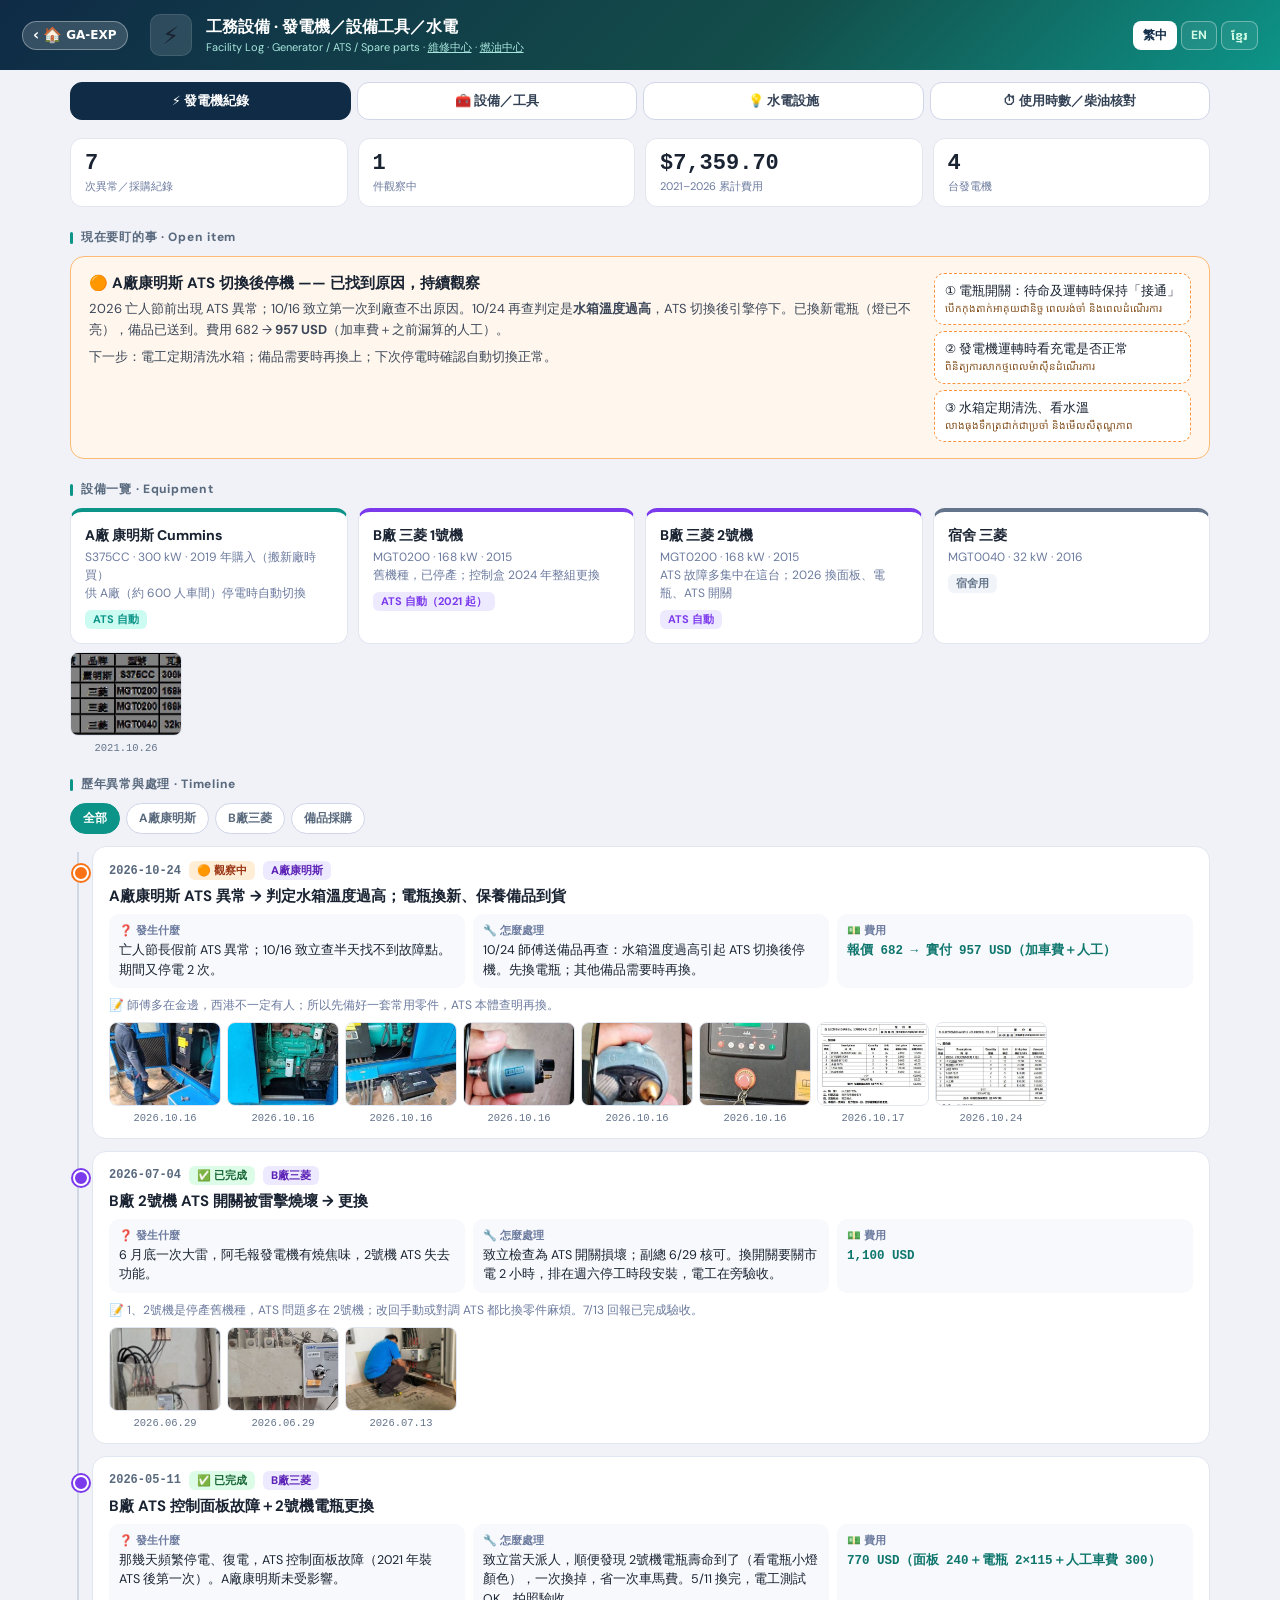
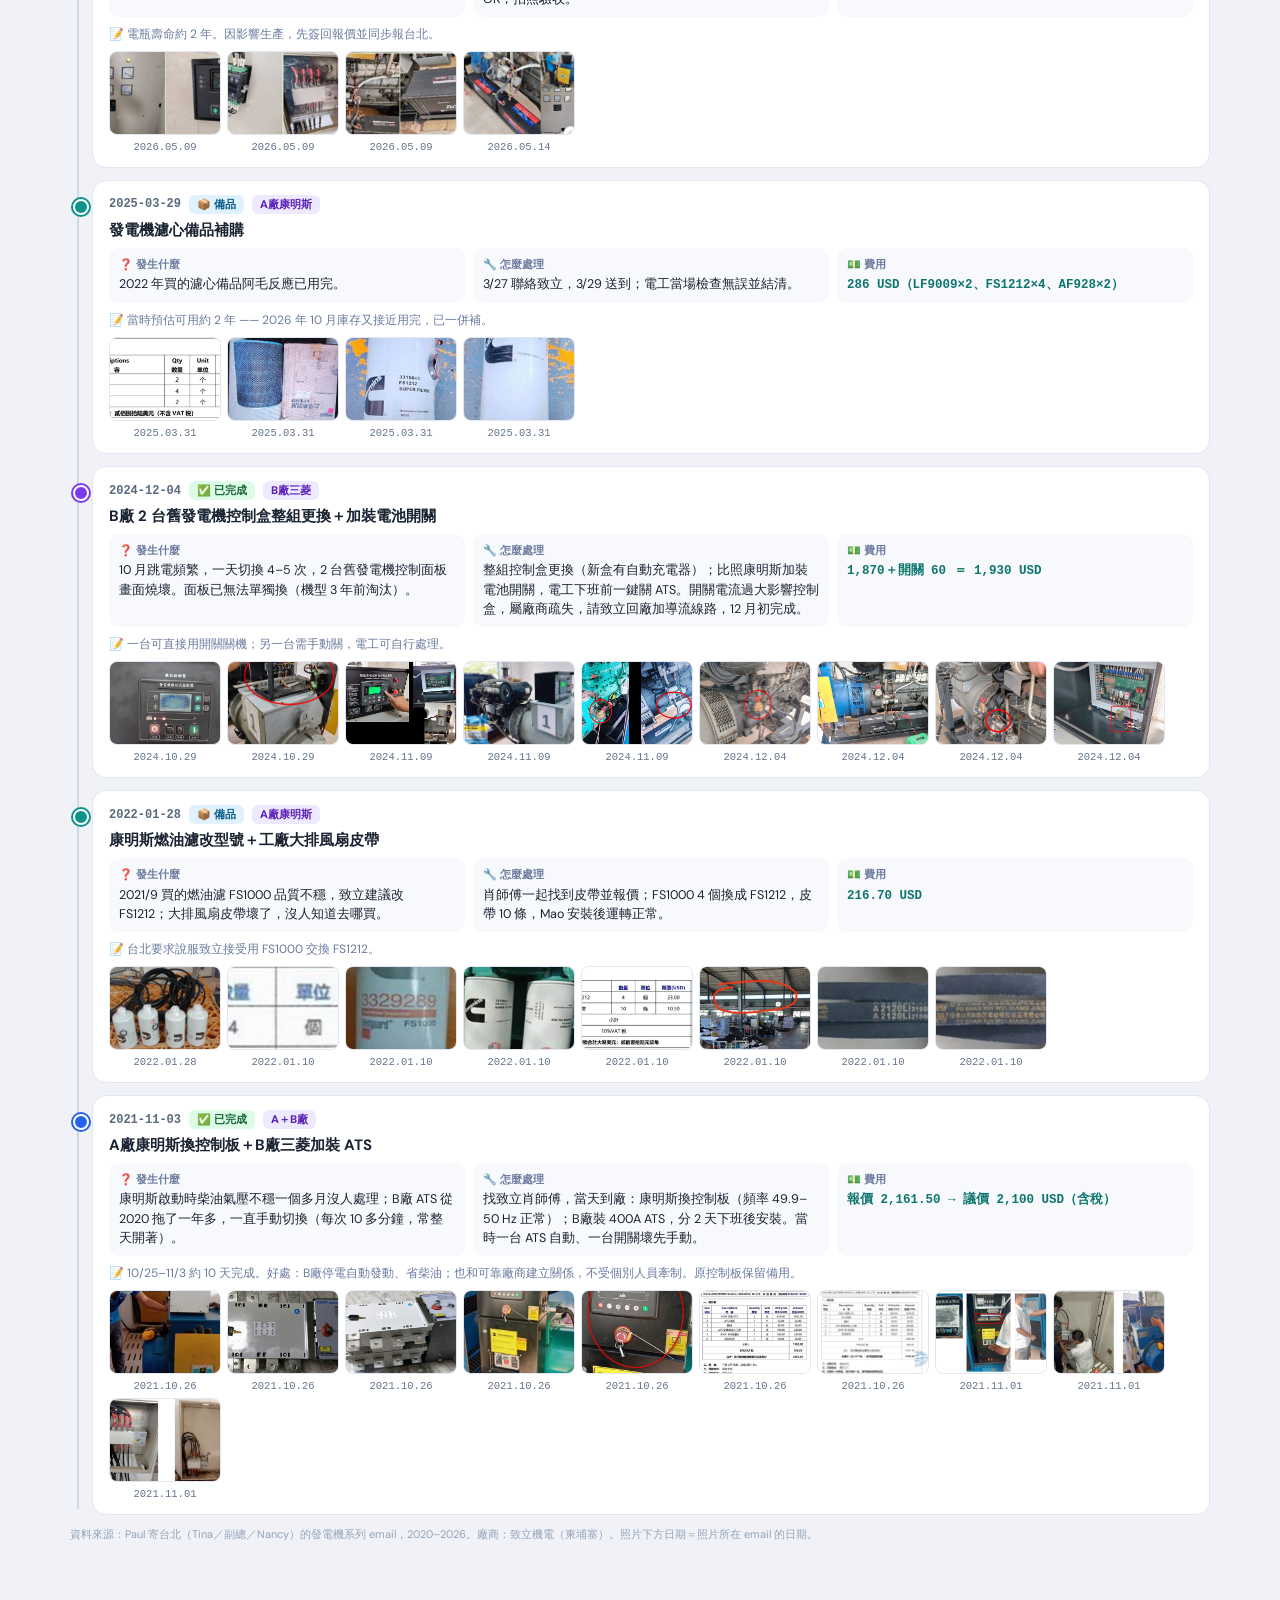
<file: facility.html>
<!DOCTYPE html>
<html lang="zh-TW">
<head>
<meta charset="UTF-8">
<meta name="viewport" content="width=device-width, initial-scale=1.0">
<title>AC-GA-EXP · 工務設備 Facility</title>
<link href="https://fonts.googleapis.com/css2?family=DM+Sans:opsz,wght@9..40,400;9..40,600;9..40,700;9..40,800&family=Noto+Sans+Khmer:wght@400;600;700&display=swap" rel="stylesheet">
<style>
*{box-sizing:border-box;margin:0;padding:0}
body{font-family:'DM Sans','Noto Sans TC','Noto Sans Khmer',system-ui,sans-serif;background:#f0f2f7;color:#1a2332;font-size:14px}
.header{background:linear-gradient(135deg,#0f2b46 0%,#134e4a 60%,#0d9488 100%);padding:14px 22px;display:flex;align-items:center;gap:14px;flex-wrap:wrap}
.logo{width:42px;height:42px;background:rgba(255,255,255,.12);border-radius:10px;display:flex;align-items:center;justify-content:center;font-size:24px;border:1px solid rgba(255,255,255,.1);flex-shrink:0}
.h-title{font-size:16px;font-weight:800;color:#fff}.h-sub{font-size:11px;color:#a7e6dc;margin-top:2px}.h-sub a{color:inherit}
.wrap{max-width:1180px;margin:0 auto;padding:18px 20px 60px}
.kpis{display:grid;grid-template-columns:repeat(auto-fit,minmax(150px,1fr));gap:10px;margin-bottom:16px}
.kpi{background:#fff;border:1px solid #e2e6f0;border-radius:12px;padding:12px 14px}
.kpi b{display:block;font-size:22px;font-weight:800;font-family:ui-monospace,monospace}.kpi span{font-size:11px;color:#6b7a9e}
.sect{font-size:12px;font-weight:800;color:#5a6a7e;letter-spacing:.06em;margin:22px 0 10px;display:flex;align-items:center;gap:8px}
.sect::before{content:'';width:3px;height:12px;background:#0d9488;border-radius:2px}
.now{background:#fff7ed;border:1px solid #fdba74;border-radius:14px;padding:16px 18px;display:grid;grid-template-columns:1fr auto;gap:12px}
.now h3{font-size:15px;margin-bottom:6px}.now p{font-size:13px;line-height:1.6;color:#3b4658}
.now .acts{display:flex;flex-direction:column;gap:6px;min-width:220px}
.chk{background:#fff;border:1px dashed #fb923c;border-radius:10px;padding:8px 10px;font-size:12.5px;line-height:1.5}
.chk small{display:block;color:#8a5a2b;font-family:'Noto Sans Khmer',sans-serif}
.eq{display:grid;grid-template-columns:repeat(auto-fit,minmax(230px,1fr));gap:10px}
.eqc{background:#fff;border:1px solid #e2e6f0;border-radius:12px;padding:14px;border-top:4px solid var(--c)}
.eqc .t{font-weight:800;font-size:14px}.eqc .s{font-size:12px;color:#6b7a9e;margin-top:3px;line-height:1.5}
.eqc .tag{display:inline-block;margin-top:8px;font-size:11px;font-weight:700;padding:2px 8px;border-radius:6px;background:var(--l);color:var(--c)}
.chips{display:flex;gap:6px;flex-wrap:wrap;margin-bottom:12px}
.chip{border:1px solid #d0d5e8;background:#fff;border-radius:999px;padding:6px 12px;font-size:12px;font-weight:700;cursor:pointer;color:#5a6a7e;font-family:inherit}
.chip.on{background:#0d9488;border-color:#0d9488;color:#fff}
.tl{position:relative;padding-left:22px}
.tl::before{content:'';position:absolute;left:7px;top:6px;bottom:6px;width:2px;background:#cfd8e3}
.ev{position:relative;background:#fff;border:1px solid #e2e6f0;border-radius:14px;padding:14px 16px;margin-bottom:12px}
.ev::before{content:'';position:absolute;left:-20px;top:18px;width:12px;height:12px;border-radius:50%;background:var(--c);border:2px solid #fff;box-shadow:0 0 0 2px var(--c)}
.ev .top{display:flex;gap:8px;align-items:center;flex-wrap:wrap}
.ev .d{font-family:ui-monospace,monospace;font-size:12px;color:#5a6a7e;font-weight:700}
.ev h4{font-size:15px;margin:6px 0 8px}
.pill{font-size:11px;font-weight:800;padding:2px 8px;border-radius:6px}
.p-ok{background:#dcfce7;color:#166534}.p-watch{background:#ffedd5;color:#9a3412}.p-eq{background:#e0f2fe;color:#075985}.p-b{background:#ede9fe;color:#5b21b6}
.row3{display:grid;grid-template-columns:repeat(3,1fr);gap:8px;margin-bottom:8px}
.box{background:#f7f9fc;border-radius:10px;padding:8px 10px;font-size:12.5px;line-height:1.55}
.box b{display:block;font-size:11px;color:#6b7a9e;margin-bottom:2px}
.cost{font-family:ui-monospace,monospace;font-weight:800;color:#0f766e}
.ph{display:flex;gap:6px;flex-wrap:wrap;margin-top:8px}
.ph figure{margin:0;text-align:center}.ph figcaption{font-size:10.5px;color:#64748b;font-family:ui-monospace,monospace;margin-top:2px}.ph img{width:112px;height:84px;object-fit:cover;border-radius:8px;border:1px solid #e2e6f0;cursor:zoom-in;background:#eef1f6}
.note{font-size:12px;color:#6b7a9e;margin-top:6px;line-height:1.5}
.src{font-size:11px;color:#94a3b8;margin-top:6px}
#lb{position:fixed;inset:0;background:rgba(8,15,25,.86);display:none;align-items:center;justify-content:center;z-index:99;flex-direction:column;gap:10px;padding:20px}
#lb img{max-width:96vw;max-height:82vh;border-radius:10px;background:#fff}#lb div{color:#fff;font-size:13px;text-align:center}
@media(max-width:720px){.row3{grid-template-columns:1fr}.now{grid-template-columns:1fr}.wrap{padding:12px}}
.ftabs{display:flex;gap:6px;max-width:1180px;margin:0 auto;padding:12px 20px 0;overflow-x:auto}
.ftabs button{flex:1;min-width:110px;border:1px solid #d0d5e8;background:#fff;border-radius:12px;padding:9px 10px;font:inherit;font-weight:800;font-size:13px;color:#334155;cursor:pointer;white-space:nowrap}
.ftabs button.on{background:#0f2b46;border-color:#0f2b46;color:#fff}
.lg{margin-left:auto;display:flex;gap:4px}.lg button{border:1px solid rgba(255,255,255,.35);background:rgba(255,255,255,.08);color:#d1fae5;border-radius:8px;padding:5px 9px;font:inherit;font-size:12px;font-weight:800;cursor:pointer}.lg button.on{background:#fff;color:#0f2b46}
.fpane{display:none}.fpane.on{display:block}
@media(max-width:720px){.ftabs{padding:10px 12px 0}}
</style>
</head>
<body>
<div class="header">
  <div class="logo">⚡</div>
  <div><div class="h-title" data-i="title">工務設備 · 發電機／設備工具／水電</div>
  <div class="h-sub">Facility Log · Generator / ATS / Spare parts · <a href="maintenance.html">維修中心</a> · <a href="fuel.html?v=3.9.19">燃油中心</a></div></div>
  <div class="lg" id="lg"><button data-lg="zh">繁中</button><button data-lg="en">EN</button><button data-lg="km">ខ្មែរ</button></div>
</div>

<div class="ftabs" id="ftabs"><button class="on" data-f="gen" data-i="tab_gen">⚡ 發電機紀錄</button><button data-f="eq" data-i="tab_eq">🧰 設備／工具</button><button data-f="mep" data-i="tab_mep">💡 水電設施</button><button data-f="use" data-i="tab_use">⏱ 使用時數／柴油核對</button></div>
<div class="wrap fpane on" id="fp-gen">
  <div class="kpis" id="kpis"></div>

  <div class="sect" data-i="open">現在要盯的事 · Open item</div>
  <div class="now">
    <div>
      <h3 data-i="now_h">🟠 A廠康明斯 ATS 切換後停機 —— 已找到原因，持續觀察</h3>
      <p data-i="now_p1">2026 亡人節前出現 ATS 異常；10/16 致立第一次到廠查不出原因。10/24 再查判定是<b>水箱溫度過高</b>，ATS 切換後引擎停下。已換新電瓶（燈已不亮），備品已送到。費用 682 → <b>957 USD</b>（加車費＋之前漏算的人工）。</p>
      <p style="margin-top:6px" data-i="now_p2">下一步：電工定期清洗水箱；備品需要時再換上；下次停電時確認自動切換正常。</p>
    </div>
    <div class="acts">
      <div class="chk"><span data-i="c1">① 電瓶開關：待命及運轉時保持「接通」</span><small>បើកកុងតាក់អាគុយជានិច្ច ពេលរង់ចាំ និងពេលដំណើរការ</small></div>
      <div class="chk"><span data-i="c2">② 發電機運轉時看充電是否正常</span><small>ពិនិត្យការសាកថ្មពេលម៉ាស៊ីនដំណើរការ</small></div>
      <div class="chk"><span data-i="c3">③ 水箱定期清洗、看水溫</span><small>លាងធុងទឹកត្រជាក់ជាប្រចាំ និងមើលសីតុណ្ហភាព</small></div>
    </div>
  </div>

  <div class="sect" data-i="eqsec">設備一覽 · Equipment</div>
  <div class="eq">
    <div class="eqc" style="--c:#0d9488;--l:#ccfbf1"><div class="t">A廠 康明斯 Cummins</div><div class="s">S375CC · 300 kW · 2019 年購入（搬新廠時買）<br>供 A廠（約 600 人車間）停電時自動切換</div><span class="tag">ATS 自動</span></div>
    <div class="eqc" style="--c:#7c3aed;--l:#ede9fe"><div class="t">B廠 三菱 1號機</div><div class="s">MGT0200 · 168 kW · 2015<br>舊機種，已停產；控制盒 2024 年整組更換</div><span class="tag">ATS 自動（2021 起）</span></div>
    <div class="eqc" style="--c:#7c3aed;--l:#ede9fe"><div class="t">B廠 三菱 2號機</div><div class="s">MGT0200 · 168 kW · 2015<br>ATS 故障多集中在這台；2026 換面板、電瓶、ATS 開關</div><span class="tag">ATS 自動</span></div>
    <div class="eqc" style="--c:#64748b;--l:#f1f5f9"><div class="t">宿舍 三菱</div><div class="s">MGT0040 · 32 kW · 2016</div><span class="tag">宿舍用</span></div>
  </div>
  <div class="ph"><figure><img src="assets/generator/g045.jpg" alt="發電機清單" data-cap="email 2021.10.26 · 發電機清單"><figcaption>2021.10.26</figcaption></figure></div>

  <div class="sect" data-i="tlsec">歷年異常與處理 · Timeline</div>
  <div class="chips" id="chips"></div>
  <div class="tl" id="tl"></div>

  <div class="src" data-i="src">資料來源：Paul 寄台北（Tina／副總／Nancy）的發電機系列 email，2020–2026。廠商：致立機電（柬埔寨）。照片下方日期＝照片所在 email 的日期。</div>
</div>
<div class="wrap fpane" id="fp-eq"><div id="reg-eq"></div></div>
<div class="wrap fpane" id="fp-mep"><div id="reg-mep"></div></div>
<!-- 2026-11-28：叉車／發電機每日使用＋保養＋柴油核對（shared/ga-usage.js，SEC「證件・設備使用」頁是同一份資料） -->
<div class="wrap fpane" id="fp-use"><div id="use-root"></div></div>
<div id="lb" onclick="this.style.display='none'"><img alt=""><div></div></div>

<script src="shared/facility-i18n.js?v=20261128a"></script>
<script>
const P='assets/generator/';
const EV=[
{d:'2026-10-24',eq:'A',st:'watch',t:'A廠康明斯 ATS 異常 → 判定水箱溫度過高；電瓶換新、保養備品到貨',
 why:'亡人節長假前 ATS 異常；10/16 致立查半天找不到故障點。期間又停電 2 次。',
 fix:'10/24 師傅送備品再查：水箱溫度過高引起 ATS 切換後停機。先換電瓶；其他備品需要時再換。',
 cost:'報價 682 → 實付 957 USD（加車費＋人工）',
 note:'師傅多在金邊，西港不一定有人；所以先備好一套常用零件，ATS 本體查明再換。',
 ph:[['g003','圖1 致立師傅到廠檢查康明斯控制區','2026.10.16'],['g004','圖2 康明斯引擎與機艙','2026.10.16'],['g005','圖3 電瓶與發電機側面／接線區','2026.10.16'],['g006','圖4 擬備感應器（碳頭）A','2026.10.16'],['g007','圖5 擬備感應器（碳頭）B','2026.10.16'],['g008','圖6 師傅檢視控制面板','2026.10.16'],['g002','報價 682 USD','2026.10.17'],['g001','最終報價 957 USD','2026.10.24']]},
{d:'2026-07-04',eq:'B',st:'ok',t:'B廠 2號機 ATS 開關被雷擊燒壞 → 更換',
 why:'6 月底一次大雷，阿毛報發電機有燒焦味，2號機 ATS 失去功能。',
 fix:'致立檢查為 ATS 開關損壞；副總 6/29 核可。換開關要關市電 2 小時，排在週六停工時段安裝，電工在旁驗收。',
 cost:'1,100 USD',
 note:'1、2號機是停產舊機種，ATS 問題多在 2號機；改回手動或對調 ATS 都比換零件麻煩。7/13 回報已完成驗收。',
 ph:[['g010','ATS 開關故障（報價時）','2026.06.29'],['g011','ATS 開關','2026.06.29'],['g009','更換完成、電工驗收','2026.07.13']]},
{d:'2026-05-11',eq:'B',st:'ok',t:'B廠 ATS 控制面板故障＋2號機電瓶更換',
 why:'那幾天頻繁停電、復電，ATS 控制面板故障（2021 年裝 ATS 後第一次）。A廠康明斯未受影響。',
 fix:'致立當天派人，順便發現 2號機電瓶壽命到了（看電瓶小燈顏色），一次換掉，省一次車馬費。5/11 換完，電工測試 OK，拍照驗收。',
 cost:'770 USD（面板 240＋電瓶 2×115＋人工車費 300）',
 note:'電瓶壽命約 2 年。因影響生產，先簽回報價並同步報台北。',
 ph:[['g013','ATS 控制面板','2026.05.09'],['g014','ATS 控制箱內部','2026.05.09'],['g015','2號機電瓶','2026.05.09'],['g012','更換完成驗收','2026.05.14']]},
{d:'2025-03-29',eq:'A',st:'eq',t:'發電機濾心備品補購',
 why:'2022 年買的濾心備品阿毛反應已用完。',
 fix:'3/27 聯絡致立，3/29 送到；電工當場檢查無誤並結清。',
 cost:'286 USD（LF9009×2、FS1212×4、AF928×2）',
 note:'當時預估可用約 2 年 —— 2026 年 10 月庫存又接近用完，已一併補。',
 ph:[['g016','報價 286 USD','2025.03.31'],['g017','空氣濾心','2025.03.31'],['g018','燃油濾心','2025.03.31'],['g019','燃油濾心','2025.03.31']]},
{d:'2024-12-04',eq:'B',st:'ok',t:'B廠 2 台舊發電機控制盒整組更換＋加裝電池開關',
 why:'10 月跳電頻繁，一天切換 4–5 次，2 台舊發電機控制面板畫面燒壞。面板已無法單獨換（機型 3 年前淘汰）。',
 fix:'整組控制盒更換（新盒有自動充電器）；比照康明斯加裝電池開關，電工下班前一鍵關 ATS。開關電流過大影響控制盒，屬廠商疏失，請致立回廠加導流線路，12 月初完成。',
 cost:'1,870＋開關 60 ＝ 1,930 USD',
 note:'一台可直接用開關關機；另一台需手動關，電工可自行處理。',
 ph:[['g027','控制面板畫面燒壞','2024.10.29'],['g028','需整組更換的控制盒','2024.10.29'],['g024','新數位控制器','2024.11.09'],['g025','1號機新控制盒','2024.11.09'],['g026','加裝電池開關示意','2024.11.09'],['g020','開關位置','2024.12.04'],['g021','追加開關完成','2024.12.04'],['g022','導流線路','2024.12.04'],['g023','控制盒內加接線路','2024.12.04']]},
{d:'2022-01-28',eq:'A',st:'eq',t:'康明斯燃油濾改型號＋工廠大排風扇皮帶',
 why:'2021/9 買的燃油濾 FS1000 品質不穩，致立建議改 FS1212；大排風扇皮帶壞了，沒人知道去哪買。',
 fix:'肖師傅一起找到皮帶並報價；FS1000 4 個換成 FS1212，皮帶 10 條，Mao 安裝後運轉正常。',
 cost:'216.70 USD',
 note:'台北要求說服致立接受用 FS1000 交換 FS1212。',
 ph:[['g029','FS1212 換貨／皮帶到貨','2022.01.28'],['g030','2021/9 採購 FS1000','2022.01.10'],['g034','原 FS1000','2022.01.10'],['g035','改用 FS1212','2022.01.10'],['g031','報價 216.70 USD','2022.01.10'],['g036','工廠大排風扇','2022.01.10'],['g037','風扇皮帶','2022.01.10'],['g038','風扇皮帶型號','2022.01.10']]},
{d:'2021-11-03',eq:'AB',st:'ok',t:'A廠康明斯換控制板＋B廠三菱加裝 ATS',
 why:'康明斯啟動時柴油氣壓不穩一個多月沒人處理；B廠 ATS 從 2020 拖了一年多，一直手動切換（每次 10 多分鐘，常整天開著）。',
 fix:'找致立肖師傅，當天到廠：康明斯換控制板（頻率 49.9–50 Hz 正常）；B廠裝 400A ATS，分 2 天下班後安裝。當時一台 ATS 自動、一台開關壞先手動。',
 cost:'報價 2,161.50 → 議價 2,100 USD（含稅）',
 note:'10/25–11/3 約 10 天完成。好處：B廠停電自動發動、省柴油；也和可靠廠商建立關係，不受個別人員牽制。原控制板保留備用。',
 ph:[['g046','致立到廠查看','2021.10.26'],['g050','致立提供的 ATS 機盒','2021.10.26'],['g051','ATS 機盒','2021.10.26'],['g052','康明斯控制盒','2021.10.26'],['g053','康明斯控制板','2021.10.26'],['g054','原報價 2,161.50 USD','2021.10.26'],['g044','議價後 2,100 USD','2021.10.26'],['g040','安裝完成','2021.11.01'],['g042','B廠 ATS 安裝','2021.11.01'],['g043','ATS 箱','2021.11.01']]}
];
const LG=()=>(window.GA&&GA.lang)||'zh',UI=k=>{const u=window.FAC_I18N&&FAC_I18N.ui[k];if(!u)return k;const l=LG();return l==='en'?u[1]:l==='km'?u[2]:u[0]};
const EVT=(e,f)=>{const l=LG();const x=window.FAC_I18N&&FAC_I18N.ev[e.d];return (l!=='zh'&&x&&x[l]&&x[l][f])||e[f]};
const EQN={A:'A',B:'B',AB:'AB'};
const ST={ok:['ok','p-ok'],watch:['watch','p-watch'],eq:['eqp','p-eq']};
const cost=s=>{const m=s.match(/([\d,]+(?:\.\d+)?)\s*USD/g);if(!m)return 0;const last=m[m.length-1];return parseFloat(last.replace(/[^\d.]/g,''))};
let F='all';
function kpis(){const tot=EV.reduce((a,e)=>a+cost(e.cost),0);
 document.getElementById('kpis').innerHTML=[[EV.length,UI('k1')],[EV.filter(e=>e.st==='watch').length,UI('k2')],['$'+tot.toLocaleString('en-US',{minimumFractionDigits:2,maximumFractionDigits:2}),UI('k3')],['4',UI('k4')]].map(([v,l])=>`<div class="kpi"><b>${v}</b><span>${l}</span></div>`).join('');}
function chips(){document.getElementById('chips').innerHTML=[['all',UI('all')],['A',UI('A')],['B',UI('B')],['eq',UI('eq')]].map(([k,l])=>`<button class="chip ${F===k?'on':''}" onclick="F='${k}';draw()">${l}</button>`).join('');}
function draw(){chips();const list=EV.filter(e=>F==='all'||(F==='eq'?e.st==='eq':e.eq.includes(F)));
 document.getElementById('tl').innerHTML=list.map(e=>{const s=ST[e.st];const c=e.st==='watch'?'#f97316':e.eq==='A'?'#0d9488':e.eq==='B'?'#7c3aed':'#2563eb';
 return `<div class="ev" style="--c:${c}"><div class="top"><span class="d">${e.d}</span><span class="pill ${s[1]}">${UI(s[0])}</span><span class="pill p-b">${UI(EQN[e.eq])}</span></div><h4>${EVT(e,'t')}</h4>
 <div class="row3"><div class="box"><b>${UI('why')}</b>${EVT(e,'why')}</div><div class="box"><b>${UI('fix')}</b>${EVT(e,'fix')}</div><div class="box"><b>${UI('cost')}</b><span class="cost">${EVT(e,'cost')}</span></div></div>
 <div class="note">📝 ${EVT(e,'note')}</div><div class="ph">${e.ph.map(([f,cap,ed])=>`<figure><img loading="lazy" src="${P+f}.jpg" alt="${cap}" data-cap="email ${ed} · ${cap}"><figcaption>${ed}</figcaption></figure>`).join('')}</div></div>`}).join('');}
document.addEventListener('click',ev=>{const im=ev.target.closest('.ph img');if(!im)return;const lb=document.getElementById('lb');lb.querySelector('img').src=im.src;lb.querySelector('div').textContent=im.dataset.cap||'';lb.style.display='flex';});
kpis();draw();
window.facRedraw=function(){kpis();draw();};
</script>
<script src="shared/ga-core.js?v=20261107b"></script>
<script src="shared/ga-smart-sync.js?v=3.9.31"></script>
<script src="shared/item-links.js?v=20261127a"></script>
<script src="shared/ga-register.js?v=20261127f"></script>
<script src="shared/ga-usage.js?v=20261128c"></script>
<script>
(function(){
var BASE='https://saintdou-weng.github.io/ac-ga-exp/facility.html';
/* 登記簿存在 AC 共用雲端（SEC/GASCheck 後端接受新 tool；GA-EXP 後端只收 expense/receiving） */
var REG_URL='https://script.google.com/macros/s/AKfycbyxBN_t2AfxTPQ3AYdt7Jxl3pNiJV17H1T0pub4SR8GBgDH47WnDn9JF556KSxUiIU-/exec';
var REG={
 eq:{url:REG_URL,tool:'ga_facility_equipment',short:'工務/總務',file:'工務設備工具',qrBase:BASE,
  intro:'工務／總務的<b>設備</b>與<b>工具</b>登記簿：每項有自己的編號和 QR，可新增、編輯、刪除、匯入、匯出，會自動上傳雲端（同編號不會重複）。機台（縫紉機、燙斗如屬機修）放生產平台的機修。',
  locs:['A廠','B廠','宿舍','工務室','倉庫','發電機房','辦公室','廚房','大門'],
  cats:[
   {k:'GEQ',n:'設備類',ic:'⚙️',color:'#0d9488',subs:['發電機','ATS 自動切換','空壓機','抽水馬達','水塔','大排風扇','冷氣','變壓器','電梯/升降機','消防泵','監視器主機','其他設備']},
   {k:'GTL',n:'工具類',ic:'🔧',color:'#7c3aed',subs:['電銲機','切割機','砂輪機','電鑽','衝擊起子','高壓清洗機','割草機','梯子','三用電錶','鉗型電流表','手工具組','延長線/捲線器','其他工具']},
   {k:'GGA',n:'總務設備',ic:'🗂️',color:'#2563eb',subs:['推車/拖板車','桌椅','櫃子','廣播/音響','打卡機','飲料冰箱','洗衣機','其他總務']}
  ],
  seed:[
   {id:'seed-gen-a',code:'GEQ001',cat:'GEQ',sub:'發電機',name:'A廠 康明斯 Cummins 發電機',brand:'Cummins',model:'S375CC',spec:'300 kW',loc:'A廠',qty:1,unit:'台',buyDate:'2019-01-01',note:'2019 搬新廠時購入；ATS 自動切換。詳細維修見「⚡ 發電機紀錄」'},
   {id:'seed-gen-b1',code:'GEQ002',cat:'GEQ',sub:'發電機',name:'B廠 三菱 1號機',brand:'Mitsubishi',model:'MGT0200',spec:'168 kW',loc:'B廠',qty:1,unit:'台',buyDate:'2015-01-01',note:'舊機種已停產；控制盒 2024 年整組更換'},
   {id:'seed-gen-b2',code:'GEQ003',cat:'GEQ',sub:'發電機',name:'B廠 三菱 2號機',brand:'Mitsubishi',model:'MGT0200',spec:'168 kW',loc:'B廠',qty:1,unit:'台',buyDate:'2015-01-01',note:'2026 換面板、電瓶、ATS 開關'},
   {id:'seed-gen-d',code:'AHA010',cat:'GEQ',sub:'發電機',name:'宿舍 三菱 發電機',brand:'Mitsubishi',model:'MGT0040',spec:'32 kW',loc:'宿舍',qty:1,unit:'台',buyDate:'2016-01-01'},
   {id:'seed-ats-b',code:'GEQ005',cat:'GEQ',sub:'ATS 自動切換',name:'B廠 ATS 400A',spec:'400A',loc:'B廠',qty:1,unit:'組',buyDate:'2021-11-01',note:'2021/11 致立安裝；2026/5 控制面板、2026/7 開關更換'}
  ]},
 mep:{url:REG_URL,tool:'ga_facility_mep',short:'水電',file:'水電設施',qrBase:BASE,
  intro:'<b>水電設施</b>：飲水機、燈、電箱、插座、風扇等，記錄「幾個、在哪裡」。同一地點同一種東西可以一筆填數量（例：A廠 1F LED 燈管 120 支）。燙斗若不歸機修就放這裡。',
  locs:['A廠 1F','A廠 2F','B廠','宿舍','辦公室','廚房','餐廳','廁所','大門','停車場','倉庫'],
  cats:[
   {k:'WDS',n:'飲水機',ic:'🚰',color:'#0284c7',subs:['冰溫熱飲水機','溫熱飲水機','過濾器/濾心','水桶架']},
   {k:'LGT',n:'燈具',ic:'💡',color:'#ca8a04',subs:['LED 燈管','日光燈','投光燈','路燈','緊急照明','出口指示燈','崁燈']},
   {k:'EBX',n:'電箱／配電',ic:'🔌',color:'#dc2626',subs:['總配電盤','分電箱','開關箱','電錶','插座','漏電斷路器']},
   {k:'FAN',n:'風扇／冷氣',ic:'🌀',color:'#059669',subs:['吊扇','壁扇','工業風扇','水冷扇','冷氣','抽風扇']},
   {k:'PLB',n:'給排水',ic:'🚿',color:'#4f46e5',subs:['水龍頭','馬桶','洗手台','熱水器','水塔','抽水馬達','水錶']},
   {k:'IRN',n:'燙斗／其他電器',ic:'♨️',color:'#9333ea',subs:['燙斗','鍋爐','微波爐','電鍋','冰箱','其他電器']}
  ]}
};
var I=window.FAC_I18N||{cats:{},intro:{}};
Object.keys(REG).forEach(function(k){var c=REG[k];c.intro_en=(I.intro[k]||[])[0];c.intro_km=(I.intro[k]||[])[1];c.cats.forEach(function(x){var t=I.cats[x.k];if(t){x.en=t[0];x.km=t[1];}});});
var M={};
function applyLang(){var l=(window.GA&&GA.lang)||'zh';document.querySelectorAll('[data-i]').forEach(function(el){var u=I.ui&&I.ui[el.dataset.i];if(u)el.innerHTML=l==='en'?u[1]:l==='km'?u[2]:u[0];});
 document.querySelectorAll('#lg button').forEach(function(b){b.classList.toggle('on',b.dataset.lg===l)});document.documentElement.lang=l==='zh'?'zh-TW':l;if(window.facRedraw)facRedraw();}
document.getElementById('lg').addEventListener('click',function(e){var b=e.target.closest('[data-lg]');if(b&&window.GA)GA.setLang(b.dataset.lg);});
if(window.GA&&GA.on)GA.on('lang',applyLang);
applyLang();
var q0=new URLSearchParams(location.search);
function show(k){document.querySelectorAll('#ftabs button').forEach(function(b){b.classList.toggle('on',b.dataset.f===k)});document.querySelectorAll('.fpane').forEach(function(p){p.classList.toggle('on',p.id==='fp-'+k)});
 if(REG[k]&&!M[k])M[k]=GAReg.mount(document.getElementById('reg-'+k),REG[k]);
 if(k==='use'&&!M.use&&window.GAUsage)M.use=GAUsage.mount(document.getElementById('use-root'),{tabs:['gen','fk','chk','set'],tab:q0.get('use')||'',facilityLink:'facility.html'});
 try{history.replaceState(null,'',location.pathname+(k==='gen'?'':'?tab='+k))}catch(e){}return M[k]}
document.getElementById('ftabs').addEventListener('click',function(e){var b=e.target.closest('[data-f]');if(b)show(b.dataset.f)});
var q=new URLSearchParams(location.search),code=(q.get('reg')||'').toUpperCase(),tab=q.get('tab');
if(code){var mep=/^(WDS|LGT|EBX|FAN|PLB|IRN)/.test(code);var m=show(mep?'mep':'eq');m.ready.then(function(){if(!m.openCode(code))alert('找不到編號 '+code)})}
else if(tab&&(REG[tab]||tab==='use'))show(tab);
})();
</script>
<script src="shared/ui-motion.js?v=20261124c" defer></script>
<script src="https://saintdou-weng.github.io/ac-admin/shared/legible.js?v=1.0.1" async></script>
</body>
</html>
</file>
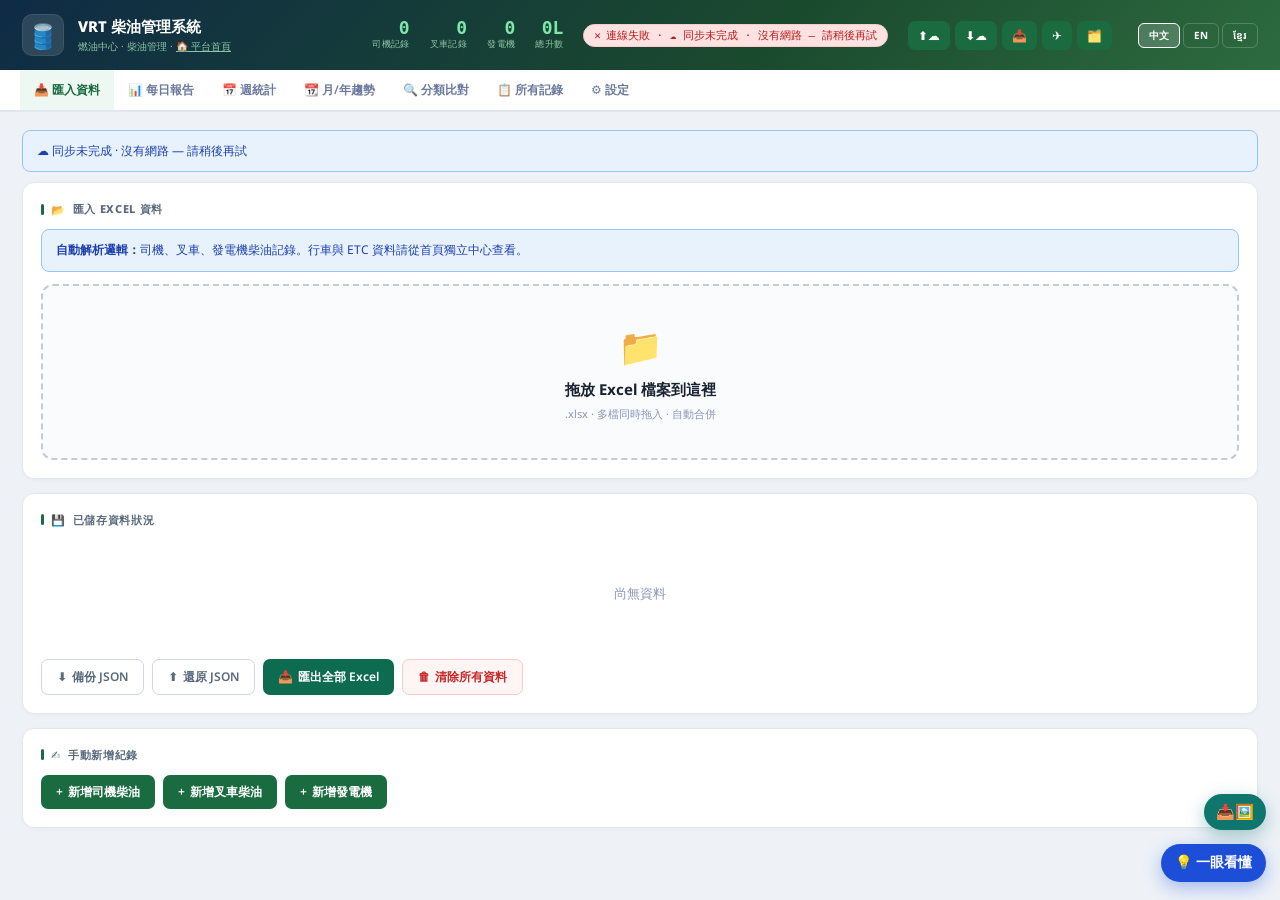
<file: fuel.html>
<!DOCTYPE html>
<html lang="zh-TW">
<head>
<meta charset="UTF-8">
<meta name="viewport" content="width=device-width, initial-scale=1.0">
<meta name="ac-ga-exp-build" content="20260808-4">
<meta http-equiv="Cache-Control" content="no-cache, no-store, must-revalidate">
<meta http-equiv="Pragma" content="no-cache">
<meta http-equiv="Expires" content="0">
<title>AC-GA-EXP · Fuel Center 燃油中心</title>
<script src="shared/xlsx.full.min.js?v=0.18.5-local-20260824" onerror="this.onerror=null;this.src='https://cdnjs.cloudflare.com/ajax/libs/xlsx/0.18.5/xlsx.full.min.js'"></script>
<script src="shared/chart.umd.min.js?v=4.4.1-local-20260824" onerror="this.onerror=null;this.src='https://cdnjs.cloudflare.com/ajax/libs/Chart.js/4.4.1/chart.umd.min.js'"></script>
<link href="https://fonts.googleapis.com/css2?family=DM+Sans:opsz,wght@9..40,400;9..40,600;9..40,700;9..40,800&family=Noto+Sans+Khmer:wght@400;600;700&display=swap" rel="stylesheet">
<style>
*{box-sizing:border-box;margin:0;padding:0}
body{font-family:'DM Sans','Noto Sans Khmer',system-ui,sans-serif;background:#f0f2f7;color:#1a2332;font-size:13px}
::-webkit-scrollbar{width:5px;height:5px}::-webkit-scrollbar-track{background:transparent}::-webkit-scrollbar-thumb{background:#c4cdd5;border-radius:3px}

.header{background:linear-gradient(135deg,#0f2b46 0%,#1a4a2e 60%,#2d6b3f 100%);padding:14px 22px;display:flex;align-items:center;gap:14px;flex-wrap:wrap}
.logo{width:42px;height:42px;background:rgba(255,255,255,.12);border-radius:10px;display:flex;align-items:center;justify-content:center;font-size:24px;border:1px solid rgba(255,255,255,.08);flex-shrink:0}
.h-title{font-size:15px;font-weight:800;color:#fff}.h-sub{font-size:10px;color:#8bc4a3;margin-top:2px}
.h-stats{margin-left:auto;display:flex;gap:20px}
.hstat{text-align:right}.hstat-v{font-size:18px;font-weight:800;color:#7ee8a8;font-family:monospace;line-height:1}
.hstat-l{font-size:9px;color:#8bc4a3;text-transform:uppercase;letter-spacing:.04em}
.lang-group{display:flex;gap:3px;margin-left:12px}
.lang-btn{padding:4px 10px;border-radius:6px;border:1.5px solid rgba(255,255,255,.2);background:transparent;color:#fff;cursor:pointer;font-weight:700;font-size:10px;font-family:inherit;transition:all .15s}
.lang-btn:hover{background:rgba(255,255,255,.1)}.lang-btn.on{background:rgba(255,255,255,.18);border-color:#fff}

.tabs{background:#fff;border-bottom:2px solid #e2e6f0;display:flex;padding:0 20px;overflow-x:auto;gap:0}
.tab{padding:11px 14px;font-size:12px;cursor:pointer;color:#6b7a9e;border-bottom:2px solid transparent;margin-bottom:-2px;white-space:nowrap;font-weight:600;transition:all .15s;user-select:none}
.tab:hover{color:#1a2332;background:#f7f8fc}.tab.on{color:#1a6b3f;border-bottom-color:#1a6b3f;background:#eef8f2}

.sec{display:none;padding:18px 22px}.sec.on{display:block}
.card{background:#fff;border:1px solid #e2e6f0;border-radius:12px;padding:18px;margin-bottom:14px;box-shadow:0 1px 4px rgba(0,0,0,.03)}
.ct{font-size:11px;font-weight:800;color:#5a6a7e;text-transform:uppercase;letter-spacing:.06em;margin-bottom:12px;display:flex;align-items:center;gap:7px}
.ct::before{content:'';width:3px;height:11px;background:#1a6b3f;border-radius:2px}

.kpi-strip{display:grid;grid-template-columns:repeat(auto-fill,minmax(128px,1fr));gap:10px;margin-bottom:14px}
.kpi{background:#fff;border:1px solid #e2e6f0;border-radius:10px;padding:12px;text-align:center;box-shadow:0 1px 3px rgba(0,0,0,.03)}
.kpi-n{font-size:24px;font-weight:800;font-family:monospace;line-height:1}.kpi-u{font-size:10px;color:#6b7a9e;margin-left:2px;font-weight:400}
.kpi-l{font-size:10px;color:#6b7a9e;margin-top:5px}.kpi-icon{font-size:18px;margin-bottom:3px}

.frow{display:flex;gap:8px;margin-bottom:14px;flex-wrap:wrap;align-items:center}
select,.inp{background:#fff;border:1px solid #d0d5e8;color:#1a2332;padding:7px 10px;border-radius:7px;font-size:12px;font-family:inherit;cursor:pointer;outline:none;transition:border .15s}
select:focus,.inp:focus{border-color:#1a6b3f;box-shadow:0 0 0 2px rgba(26,107,63,.08)}.inp{cursor:text}

.btn{display:inline-flex;align-items:center;gap:5px;padding:8px 15px;border-radius:7px;font-size:12px;font-weight:600;cursor:pointer;border:none;font-family:inherit;transition:all .15s}
.btn:hover{filter:brightness(.92)}
.btn-b{background:#1a6b3f;color:#fff}.btn-g{background:#fff;color:#5a6a7e;border:1px solid #d0d5e8}.btn-g:hover{background:#f7f8fc}
.btn-s{background:#0d6b50;color:#fff}.btn-r{background:#fff5f5;color:#c62828;border:1px solid #fecaca}
.btn-a{background:#e6a700;color:#1c1200}.btn-ex{background:#e8f2fc;color:#1a73c7;border:1px solid #93c5fd;font-size:11px;padding:5px 12px}

.tw{overflow-x:auto}
table{width:100%;border-collapse:collapse;font-size:12px}
th{text-align:left;padding:9px 10px;color:#5a6a7e;font-size:10px;font-weight:700;text-transform:uppercase;letter-spacing:.04em;border-bottom:2px solid #e2e6f0;background:#f7f8fb;white-space:nowrap;cursor:pointer;user-select:none}
th:hover{color:#1a6b3f}
td{padding:8px 10px;border-bottom:1px solid #eef0f6;white-space:nowrap}
tr:hover td{background:#f5f8f6}
.mono{font-family:monospace}
.badge{display:inline-block;padding:2px 8px;border-radius:5px;font-size:10px;font-weight:700;letter-spacing:.03em}
.b-hi{background:#fdeaea;color:#c62828}.b-lo{background:#e3f5ed;color:#0d8050}.b-norm{background:#e8f2fc;color:#1a73c7}

.drop{border:2.5px dashed #c5c9d8;border-radius:12px;padding:36px 20px;text-align:center;cursor:pointer;transition:all .2s;position:relative;background:#fafbfc}
.drop:hover,.drop.drag{border-color:#1a6b3f;background:#eef8f2}
.drop input[type=file]{position:absolute;inset:0;opacity:0;cursor:pointer}

.toast{position:fixed;top:18px;right:18px;z-index:9999;padding:12px 20px;border-radius:9px;font-weight:700;font-size:12px;box-shadow:0 4px 16px rgba(0,0,0,.1);animation:toastIn .3s ease;font-family:inherit}
.toast-ok{background:#e3f5ed;color:#0d8050}.toast-err{background:#fdeaea;color:#c62828}.toast-info{background:#e8f2fc;color:#1a73c7}
@keyframes toastIn{from{opacity:0;transform:translateY(-12px)}to{opacity:1;transform:translateY(0)}}

.al{padding:10px 14px;border-radius:8px;font-size:12px;margin-bottom:10px;line-height:1.7}
.al-ok{background:#e3f5ed;border:1px solid #6ee7b7;color:#065f46}
.al-w{background:#fdf6e3;border:1px solid #fcd34d;color:#92400e}
.al-i{background:#e8f2fc;border:1px solid #93c5fd;color:#1e40af}

.g2{display:grid;grid-template-columns:1fr 1fr;gap:14px}
.chart-box{position:relative;height:260px}
.empty{text-align:center;padding:44px 20px;color:#8b95b8;font-size:13px}

.modal-overlay{position:fixed;inset:0;z-index:1000;display:flex;align-items:center;justify-content:center;background:rgba(15,25,40,.4);backdrop-filter:blur(3px);opacity:0;pointer-events:none;transition:opacity .2s}
.modal-overlay.open{opacity:1;pointer-events:auto}
.modal{background:#fff;border-radius:14px;padding:24px 26px;width:620px;max-width:95vw;max-height:90vh;overflow-y:auto;box-shadow:0 16px 48px rgba(0,0,0,.15);transform:translateY(10px);transition:transform .2s}
.modal-overlay.open .modal{transform:translateY(0)}
.form-grid{display:grid;grid-template-columns:1fr 1fr;gap:10px;margin-bottom:12px}
.form-group{margin-bottom:10px}
.form-group label{display:block;font-size:10px;font-weight:700;color:#5a6a7e;margin-bottom:3px;text-transform:uppercase;letter-spacing:.04em}
.form-group .inp{width:100%}

@media(max-width:700px){
.header{padding:10px 14px}.h-stats{display:none}.sec{padding:12px 14px}
.g2{grid-template-columns:1fr}.form-grid{grid-template-columns:1fr}
.kpi-strip{grid-template-columns:repeat(auto-fill,minmax(100px,1fr))}
}
.hidden{display:none!important}
</style>
<link rel="stylesheet" href="shared/ga.css?v=3.9.26" onerror="this.onerror=null;this.href='https://saintdou-weng.github.io/ac-ga-exp/shared/ga.css?v=3.9.26'">
<script src="shared/ga-core.js?v=20261107b"></script>
<script src="shared/ga-cloud-diagnostic.js?v=3.9.23"></script>
<script src="shared/ga-data.js?v=3.9.26"></script>
<script src="shared/ga-import.js?v=20261113-xlsb"></script>
<script src="shared/ga-telegram.js?v=20261112a"></script>
<script src="shared/ga-compact.js?v=20261112a" defer></script>
<script src="shared/ga-auto-sync.js?v=3.9.25"></script>
<script src="shared/ga-vrt-parsers.js?v=3.9.25"></script>
<script>/* GA is not defined fallback：單獨開檔時自動從 GitHub 補載 shared/ */
if(typeof GA==="undefined"){document.write('<scr'+'ipt src="https://saintdou-weng.github.io/ac-ga-exp/shared/ga-core.js?v=20261107b"></scr'+'ipt>');document.write('<scr'+'ipt src="https://saintdou-weng.github.io/ac-ga-exp/shared/ga-data.js?v=3.9.26"></scr'+'ipt>');document.write('<scr'+'ipt src="https://saintdou-weng.github.io/ac-ga-exp/shared/ga-import.js?v=20261113-xlsb"></scr'+'ipt>');document.write('<scr'+'ipt src="https://saintdou-weng.github.io/ac-ga-exp/shared/ga-telegram.js?v=20261112a"></scr'+'ipt>');document.write('<scr'+'ipt src="https://saintdou-weng.github.io/ac-ga-exp/shared/ga-auto-sync.js?v=3.9.25"></scr'+'ipt>');}
</script>

</head>
<body>

<!-- HEADER -->
<div class="header">
<div class="logo">🛢️</div>
<div><div class="h-title" id="hTitle">AC-GA-EXP 燃油中心</div><div class="h-sub"><span class="tl" data-k="fuelSub">Fuel Center · Diesel Management</span> · <a href="index.html" style="color:inherit;text-decoration:underline"><span class="tl" data-k="home">🏠 平台首頁</span></a></div></div>
<div class="h-stats">
<div class="hstat"><div class="hstat-v" id="hDrv">0</div><div class="hstat-l tl" data-k="hlDrv">司機記錄</div></div>
<div class="hstat"><div class="hstat-v" id="hFork">0</div><div class="hstat-l tl" data-k="hlFork">叉車記錄</div></div>
<div class="hstat"><div class="hstat-v" id="hGen">0</div><div class="hstat-l tl" data-k="hlGen">發電機</div></div>
<div class="hstat"><div class="hstat-v" id="hTot">0</div><div class="hstat-l tl" data-k="hlTot">總升數</div></div>
</div>
<div id="ga-cloud" class="ga-cloud idle" style="margin:0 6px"></div>
<div style="display:flex;gap:5px;align-items:center">
<button class="btn btn-b" style="padding:6px 10px" onclick="cloudUpload()" data-fuel-title="uploadCloud" title="上傳雲端 Upload">⬆️☁</button>
<button class="btn btn-b" style="padding:6px 10px" onclick="cloudDownload()" data-fuel-title="downloadCloud" title="下載雲端 Download">⬇️☁</button>
<button class="btn btn-b" style="padding:6px 10px" onclick="fuelImport()" data-fuel-title="smartImport" title="智慧匯入 Smart Import">📥</button>
<button class="btn btn-b" style="padding:6px 10px" onclick="fuelTelegram()" data-fuel-title="telegramSummary" title="Telegram 摘要 Summary">✈️</button>
<button class="btn btn-b" style="padding:6px 10px" onclick="fuelDataPanel()" data-fuel-title="dataManagement" title="資料管理 Data">🗂️</button>
</div>
<div class="lang-group">
<button class="lang-btn on" data-l="zh" onclick="setLang('zh')">中文</button>
<button class="lang-btn" data-l="en" onclick="setLang('en')">EN</button>
<button class="lang-btn" data-l="km" onclick="setLang('km')">ខ្មែរ</button>
</div>
</div>

<!-- TABS -->
<div class="tabs" id="tabBar">
<div class="tab on" data-tab="upload" onclick="goTab('upload',this)">📥 <span class="tl" data-k="tUpload">匯入資料</span></div>
<div class="tab" data-tab="daily" onclick="goTab('daily',this)">📊 <span class="tl" data-k="tDaily">每日報告</span></div>
<div class="tab" data-tab="weekly" onclick="goTab('weekly',this)">📅 <span class="tl" data-k="tWeekly">週統計</span></div>
<div class="tab" data-tab="monthly" onclick="goTab('monthly',this)">📆 <span class="tl" data-k="tMonthly">月/年趨勢</span></div>
<div class="tab" data-tab="compare" onclick="goTab('compare',this)">🔍 <span class="tl" data-k="tCompare">分類比對</span></div>
<div class="tab" data-tab="records" onclick="goTab('records',this)">📋 <span class="tl" data-k="tRecords">所有記錄</span></div>
<div class="tab" data-tab="settings" onclick="goTab('settings',this)">⚙️ <span class="tl" data-k="tSettings">設定</span></div>
</div>

<!-- SEC: UPLOAD -->
<div class="sec on" id="sec-upload">
<div class="card">
<div class="ct">📂 <span class="tl" data-k="impTitle">匯入 Excel 資料</span></div>
<div class="al al-i" style="margin-bottom:12px">
<b class="tl" data-k="parseInfo">自動解析邏輯：</b><span class="tl" data-k="parseDesc">司機、叉車、發電機柴油記錄。行車與 ETC 資料請從首頁獨立中心查看。</span>
</div>
<div class="drop" id="dropzone">
<input type="file" multiple accept=".xlsx,.xls" onchange="handleFiles(event)">
<div style="font-size:36px;margin-bottom:8px">📁</div>
<div style="font-size:15px;font-weight:700;color:#1a2332" class="tl" data-k="dropLabel">拖放 Excel 檔案到這裡</div>
<div style="font-size:11px;color:#8b95b8;margin-top:6px" class="tl" data-k="dropHint">.xlsx · 多檔同時拖入 · 自動合併</div>
</div>
<div id="importPreview" class="hidden" style="margin-top:16px"></div>
</div>
<div class="card" id="dbCard">
<div class="ct">💾 <span class="tl" data-k="dbStatus">已儲存資料狀況</span></div>
<div id="dbInfo"></div>
<div style="margin-top:12px;display:flex;gap:8px;flex-wrap:wrap">
<button class="btn btn-g" onclick="backupJSON()">⬇ <span class="tl" data-k="backup">備份 JSON</span></button>
<label class="btn btn-g" style="cursor:pointer">⬆ <span class="tl" data-k="restore">還原 JSON</span><input type="file" accept=".json" style="display:none" onchange="restoreJSON(event)"></label>
<button class="btn btn-s" onclick="exportAllExcel()">📥 <span class="tl" data-k="exportAll">匯出全部 Excel</span></button>
<button class="btn btn-r" onclick="clearAll()">🗑 <span class="tl" data-k="clearAll">清除所有資料</span></button>
</div>
</div>
<div class="card">
<div class="ct">✍️ <span class="tl" data-k="manualAdd">手動新增紀錄</span></div>
<div style="display:flex;gap:8px;flex-wrap:wrap">
<button class="btn btn-b" onclick="openForm('driver')">+ <span class="tl" data-k="addDrv">新增司機柴油</span></button>
<button class="btn btn-b" onclick="openForm('forklift')">+ <span class="tl" data-k="addFork">新增叉車柴油</span></button>
<button class="btn btn-b" onclick="openForm('generator')">+ <span class="tl" data-k="addGen">新增發電機</span></button>
</div>
</div>
</div>

<!-- SEC: DAILY -->
<div class="sec" id="sec-daily">
<div class="frow">
<button class="btn btn-g" onclick="navDay(-1)" style="padding:6px 10px;font-size:15px">◀</button>
<select id="dSel" onchange="renderDaily()"></select>
<button class="btn btn-g" onclick="navDay(1)" style="padding:6px 10px;font-size:15px">▶</button>
<select id="dCat" onchange="renderDaily()"><option value="">🛢️ 全部</option><option value="driver">🚗 司機</option><option value="forklift">🏗️ 叉車</option><option value="generator">⚡ 發電機</option></select>
<span id="dMeta" style="font-size:11px;color:#8b95b8;margin-left:auto"></span>
<button class="btn btn-ex" onclick="exportTab('daily')">⬇ <span class="tl" data-k="excel">Excel</span></button>
</div>
<div id="dKpi" class="kpi-strip"></div>
<div class="card"><div class="ct"><span class="tl" data-k="detailTable">當日明細表</span></div>
<div class="tw"><table><thead id="dHead"></thead><tbody id="dBody"></tbody></table></div></div>
<div class="g2">
<div class="card"><div class="ct">👤 <span class="tl" data-k="catBreak">分類消耗</span></div><div class="chart-box"><canvas id="cDayCat"></canvas></div></div>
<div class="card"><div class="ct">🚗 <span class="tl" data-k="drvBreak">司機分佈</span></div><div class="chart-box"><canvas id="cDayDrv"></canvas></div></div>
</div>
</div>

<!-- SEC: WEEKLY -->
<div class="sec" id="sec-weekly">
<div class="frow">
<button class="btn btn-g" onclick="navWeek(-1)" style="padding:6px 10px;font-size:15px">◀</button>
<select id="wSel" onchange="renderWeekly()"></select>
<button class="btn btn-g" onclick="navWeek(1)" style="padding:6px 10px;font-size:15px">▶</button>
<span id="wMeta" style="font-size:11px;color:#8b95b8;margin-left:auto"></span>
<button class="btn btn-ex" onclick="exportTab('weekly')">⬇ <span class="tl" data-k="excel">Excel</span></button>
</div>
<div id="wKpi" class="kpi-strip"></div>
<div class="card"><div class="ct"><span class="tl" data-k="weekTable">本週每日明細</span></div>
<div class="tw"><table><thead id="wHead"></thead><tbody id="wBody"></tbody></table></div></div>
<div class="g2">
<div class="card"><div class="ct">📊 <span class="tl" data-k="weekChart">本週趨勢</span></div><div class="chart-box"><canvas id="cWeek"></canvas></div></div>
<div class="card"><div class="ct">🥧 <span class="tl" data-k="weekCat">分類佔比</span></div><div class="chart-box"><canvas id="cWeekCat"></canvas></div></div>
</div>
</div>

<!-- SEC: MONTHLY -->
<div class="sec" id="sec-monthly">
<div class="frow">
<button class="btn btn-b" id="btnMon" onclick="setPeriod('month')"><span class="tl" data-k="monReport">月報</span></button>
<button class="btn btn-g" id="btnYr" onclick="setPeriod('year')"><span class="tl" data-k="yrReport">年報</span></button>
<span id="pMeta" style="font-size:11px;color:#8b95b8;margin-left:auto"></span>
<button class="btn btn-ex" onclick="exportTab('period')">⬇ <span class="tl" data-k="excel">Excel</span></button>
</div>
<div class="card"><div class="ct" id="pTitle">📆 <span class="tl" data-k="periodTable">月別報表</span></div>
<div class="tw"><table><thead id="pHead"></thead><tbody id="pBody"></tbody></table></div></div>
<div class="card"><div class="ct">📈 <span class="tl" data-k="trendChart">趨勢圖</span></div><div class="chart-box"><canvas id="cPeriod"></canvas></div></div>
</div>

<!-- SEC: COMPARE -->
<div class="sec" id="sec-compare">
<div class="frow">
<select id="cmpMonth" onchange="renderCompare()"><option value="">所有月份</option></select>
<select id="cmpCat" onchange="renderCompare()"><option value="">🛢️ 全部</option><option value="driver">🚗 司機</option><option value="forklift">🏗️ 叉車</option><option value="generator">⚡ 發電機</option></select>
<span id="cmpMeta" style="font-size:11px;color:#8b95b8;margin-left:auto"></span>
<button class="btn btn-ex" onclick="exportTab('compare')">⬇ <span class="tl" data-k="excel">Excel</span></button>
</div>
<div id="cmpKpi" class="kpi-strip"></div>
<div class="g2">
<div class="card"><div class="ct">📊 <span class="tl" data-k="catCompare">分類月度比對</span></div><div class="chart-box"><canvas id="cCmpBar"></canvas></div></div>
<div class="card"><div class="ct">🥧 <span class="tl" data-k="catRatio">分類佔比</span></div><div class="chart-box"><canvas id="cCmpPie"></canvas></div></div>
</div>
<div class="card"><div class="ct">📋 <span class="tl" data-k="cmpDetail">比對明細</span></div>
<div class="tw"><table><thead id="cmpHead"></thead><tbody id="cmpBody"></tbody></table></div></div>
</div>

<!-- SEC: RECORDS -->
<div class="sec" id="sec-records">
<div class="frow">
<select id="rCat" onchange="renderRecs()"><option value="">🛢️ 全部</option><option value="driver">🚗 司機</option><option value="forklift">🏗️ 叉車</option><option value="generator">⚡ 發電機</option></select>
<select id="rMonth" onchange="renderRecs()"><option value="">所有月份</option></select>
<input class="inp" id="rSearch" placeholder="搜尋..." style="min-width:130px" oninput="renderRecs()">
<span id="rMeta" style="font-size:11px;color:#8b95b8;margin-left:auto"></span>
<button class="btn btn-ex" onclick="exportTab('records')">⬇ <span class="tl" data-k="excel">Excel</span></button>
</div>
<div style="display:flex;gap:8px;margin-bottom:12px;flex-wrap:wrap">
<button class="btn btn-r" onclick="deleteFiltered()">🗑 <span class="tl" data-k="delFiltered">刪除篩選結果</span></button>
</div>
<div class="card" style="padding:0;overflow:hidden">
<div class="tw"><table><thead id="rHead"></thead><tbody id="rBody"></tbody></table></div>
</div>
</div>

<!-- SEC: SETTINGS -->
<div class="sec" id="sec-settings">
<div class="g2">
<div class="card">
<div class="ct">🔗 <span class="tl" data-k="gasBackend">GAS Backend URL</span></div>
<div class="form-group"><label class="tl" data-k="gasUrlLabel">Google Apps Script URL</label>
<input class="inp" type="text" id="gasUrl" placeholder="https://script.google.com/macros/s/.../exec" oninput="saveCfg()"></div>
<div class="al al-i" style="margin-top:10px"><span class="tl" data-k="toolbarHint">請使用頁首工具列的雲端上傳、下載、智慧匯入與 Telegram 按鈕。</span></div>
<div class="al al-i" style="margin-top:10px" id="gasStatus"><span class="tl" data-k="gasPrompt">Enter your GAS deployment URL above.</span></div>
</div>
<div class="card">
<div class="ct">📱 <span class="tl" data-k="telegram">Telegram</span></div>
<input type="hidden" id="tgToken"><input type="hidden" id="tgChat">
<div class="al al-i"><span class="tl" data-k="telegramHint">Telegram 由頁首按鈕開啟期間／語言／群組摘要視窗，Bot Token 由 GAS 統一管理。</span></div>
</div>
</div>
<div class="card">
<div class="ct">📊 <span class="tl" data-k="sumReport">彙總報告</span></div>
<div class="form-group"><label><span class="tl" data-k="sumDate">報告日期</span></label><input class="inp" type="date" id="sumDate"></div>
<div id="sumBox" style="background:#f8f9fc;border:1px solid #e2e6f0;border-radius:8px;padding:14px;font-size:12px;white-space:pre-wrap;min-height:100px;line-height:1.8;margin-top:8px"></div>
<div style="margin-top:10px;display:flex;gap:8px">
<button class="btn btn-g" onclick="copySummary()">📋 <span class="tl" data-k="copy">複製</span></button>
</div>
</div>
</div>

<!-- MODAL -->
<div class="modal-overlay" id="formModal">
<div class="modal">
<div style="display:flex;justify-content:space-between;align-items:center;margin-bottom:16px">
<h3 id="formTitle" style="font-size:15px;font-weight:800;color:#1a6b3f">新增記錄</h3>
<button onclick="closeForm()" style="background:none;border:none;font-size:20px;cursor:pointer;color:#8b95b8">✕</button>
</div>
<div id="formBody"></div>
<div style="display:flex;gap:8px;justify-content:flex-end;margin-top:16px">
<button class="btn btn-g" onclick="closeForm()"><span class="tl" data-k="cancel">取消</span></button>
<button class="btn btn-b" onclick="saveRec()">💾 <span class="tl" data-k="save">儲存</span></button>
</div>
</div>
</div>

<script>
// ═══════════════════════════════════════════════════════════
//  I18N
// ═══════════════════════════════════════════════════════════
const I18N={
zh:{hTitle:'VRT 柴油管理系統',hlDrv:'司機記錄',hlFork:'叉車記錄',hlGen:'發電機',hlTot:'總升數',
tUpload:'匯入資料',tDaily:'每日報告',tWeekly:'週統計',tMonthly:'月/年趨勢',tCompare:'分類比對',tRecords:'所有記錄',tSettings:'設定',
impTitle:'匯入 Excel 資料',parseInfo:'自動解析邏輯：',parseDesc:'司機、叉車、發電機柴油記錄。行車與 ETC 資料請從首頁獨立中心查看。',
dropLabel:'拖放 Excel 檔案到這裡',dbStatus:'已儲存資料狀況',backup:'備份 JSON',restore:'還原 JSON',
exportAll:'匯出全部 Excel',clearAll:'清除所有資料',manualAdd:'手動新增紀錄',
addDrv:'新增司機柴油',addFork:'新增叉車柴油',addGen:'新增發電機',
detailTable:'當日明細表',catBreak:'分類消耗',drvBreak:'司機/設備分佈',
weekTable:'本週每日明細',weekChart:'本週趨勢',weekCat:'分類佔比',
monReport:'月報',yrReport:'年報',periodTable:'月別報表',trendChart:'趨勢圖',
catCompare:'分類月度比對',catRatio:'分類佔比',cmpDetail:'比對明細',
delFiltered:'刪除篩選結果',syncGAS:'同步雲端資料',sendTG:'發送 Telegram 報告',
sumReport:'彙總報告',sumDate:'報告日期',copy:'複製',cancel:'取消',save:'儲存',
noData:'尚無資料',imported:'已匯入',saved:'已儲存',deleted:'已刪除',exported:'已匯出',
confirmDel:'確定刪除？',confirmClear:'清除所有資料？無法復原。',records:'筆記錄',
date:'日期',driver:'司機',plate:'車牌',km:'公里',liters:'升數',from:'出發地',to:'目的地',
dept:'部門',forklift:'叉車號',startKM:'起始KM',arriveKM:'到達KM',totalKM:'總KM',
kw:'千瓦',hours:'時數',machine:'機組',remarks:'備註',inspector:'檢查人',total:'合計',avg:'平均'},
en:{hTitle:'VRT Diesel Management System',hlDrv:'Driver Rec',hlFork:'Forklift Rec',hlGen:'Generator',hlTot:'Total L',
tUpload:'Import Data',tDaily:'Daily Report',tWeekly:'Weekly Stats',tMonthly:'Monthly/Yearly',tCompare:'Category Compare',tRecords:'All Records',tSettings:'Settings',
impTitle:'Import Excel Data',parseInfo:'Auto-parse Logic:',parseDesc:'Driver, Forklift and Generator diesel records. Open the separate Transportation and ETC centers from Home.',
dropLabel:'Drop Excel files here',dbStatus:'Saved Data Status',backup:'Backup JSON',restore:'Restore JSON',
exportAll:'Export All Excel',clearAll:'Clear All Data',manualAdd:'Add Records Manually',
addDrv:'Add Driver Diesel',addFork:'Add Forklift Diesel',addGen:'Add Generator',
detailTable:'Daily Detail Table',catBreak:'Category Consumption',drvBreak:'Driver/Equipment',
weekTable:'Weekly Daily Detail',weekChart:'Weekly Trend',weekCat:'Category Ratio',
monReport:'Monthly',yrReport:'Yearly',periodTable:'Period Report',trendChart:'Trend Chart',
catCompare:'Category Monthly Compare',catRatio:'Category Ratio',cmpDetail:'Comparison Detail',
delFiltered:'Delete Filtered',syncGAS:'Sync Cloud Data',sendTG:'Send Telegram Report',
sumReport:'Summary Report',sumDate:'Report Date',copy:'Copy',cancel:'Cancel',save:'Save',
noData:'No data',imported:'Imported',saved:'Saved',deleted:'Deleted',exported:'Exported',
confirmDel:'Delete?',confirmClear:'Clear all data? Cannot be undone.',records:'records',
date:'Date',driver:'Driver',plate:'Plate',km:'KM',liters:'Liters',from:'From',to:'To',
dept:'Dept',forklift:'Forklift#',startKM:'Start KM',arriveKM:'Arrive KM',totalKM:'Total KM',
kw:'KW',hours:'Hours',machine:'Machine',remarks:'Remarks',inspector:'Inspector',total:'Total',avg:'Avg'},
km:{hTitle:'\u179A\u1794\u17B6\u1799\u1780\u17B6\u179A\u178E\u17CD\u1794\u17D2\u179A\u17C1\u1784 VRT',hlDrv:'\u1780\u17C6\u178E\u178F\u17CB\u178F\u17D2\u179A\u17B6\u17A2\u17D2\u1793\u1780\u1794\u17BE\u1780',hlFork:'\u179A\u17C1\u179C\u17B6\u1791\u17D0\u179A',hlGen:'\u1798\u17C9\u17B6\u179F\u17CA\u17B8\u1793',hlTot:'\u179F\u179A\u17BB\u1794\u179B\u17B8\u178F\u17D2\u179A',
tUpload:'\u1793\u17B6\u17C6\u1785\u17BC\u179B\u1791\u17B7\u1793\u17D2\u1793\u1793\u17D0\u1799',tDaily:'\u179A\u1794\u17B6\u1799\u1780\u17B6\u179A\u178E\u17CD\u1794\u17D2\u179A\u1785\u17B6\u17C6\u1790\u17D2\u1784\u17C3',tWeekly:'\u179F\u1794\u17D2\u178F\u17B6\u17A0\u17CD',tMonthly:'\u1781\u17C2/\u1786\u17D2\u1793\u17B6\u17C6',tCompare:'\u1794\u17D2\u179A\u17C0\u1794\u1792\u17C0\u1794',tRecords:'\u1780\u17C6\u178E\u178F\u17CB\u178F\u17D2\u179A\u17B6\u1791\u17B6\u17C6\u1784\u17A2\u179F\u17CB',tSettings:'\u1780\u17B6\u179A\u1780\u17C6\u178E\u178F\u17CB',
impTitle:'\u1793\u17B6\u17C6\u1785\u17BC\u179B Excel',parseInfo:'\u178F\u179A\u17D2\u1780\u17C2\u179C\u17B7\u1797\u17B6\u1782\u17D6',parseDesc:'\u179F\u17D2\u179C\u17D0\u1799\u179A\u1780\u179F\u17D2\u179C\u17D0\u1799\u1794\u17D2\u179A\u17C1\u1784\u17A2\u17D2\u1793\u1780\u1794\u17BE\u1780 \u179A\u17C1\u179C\u17B6\u1791\u17D0\u179A \u1798\u17C9\u17B6\u179F\u17CA\u17B8\u1793\u1795\u17D2\u179F\u17C1\u1784\u17D7',
dropLabel:'\u17A2\u17BC\u179F\u17A0\u17BE\u179A\u17AF\u1780\u179F\u17B6 Excel',dbStatus:'\u179F\u17D2\u1790\u17B6\u1793\u1797\u17B6\u1796\u1791\u17B7\u1793\u17D2\u1793\u1793\u17D0\u1799',backup:'\u1794\u1798\u17D2\u179A\u17BB\u1784 JSON',restore:'\u179F\u17D2\u178F\u17B6\u179A JSON',
exportAll:'\u1793\u17B6\u17C6\u1785\u17C1\u1789 Excel',clearAll:'\u179B\u17BB\u1794\u1791\u17B6\u17C6\u1784\u17A2\u179F\u17CB',manualAdd:'\u1794\u1793\u17D2\u1790\u17C2\u1798\u178A\u17C4\u1799\u178A\u17C3',
addDrv:'\u1794\u1793\u17D2\u1790\u17C2\u1798\u1794\u17D2\u179A\u17C1\u1784\u17A2\u17D2\u1793\u1780\u1794\u17BE\u1780',addFork:'\u1794\u1793\u17D2\u1790\u17C2\u1798\u179A\u17C1\u179C\u17B6\u1791\u17D0\u179A',addGen:'\u1794\u1793\u17D2\u1790\u17C2\u1798\u1798\u17C9\u17B6\u179F\u17CA\u17B8\u1793',
detailTable:'\u178F\u17B6\u179A\u17B6\u1784\u179B\u1798\u17D2\u17A2\u17B7\u178F',catBreak:'\u1794\u17D2\u179A\u17C1\u1784\u178F\u17B6\u1798\u1794\u17D2\u179A\u1797\u17C1\u1791',drvBreak:'\u17A2\u17D2\u1793\u1780\u1794\u17BE\u1780/\u1798\u17C9\u17B6\u179F\u17CA\u17B8\u1793',
weekTable:'\u179B\u1798\u17D2\u17A2\u17B7\u178F\u179F\u1794\u17D2\u178F\u17B6\u17A0\u17CD',weekChart:'\u1793\u17B7\u1793\u17D2\u1793\u17B6\u1780\u17B6\u179A',weekCat:'\u179F\u17C1\u178A\u17D2\u178B\u1797\u17B6\u1782',
monReport:'\u1781\u17C2',yrReport:'\u1786\u17D2\u1793\u17B6\u17C6',periodTable:'\u179A\u1794\u17B6\u1799\u1780\u17B6\u179A\u178E\u17CD',trendChart:'\u1793\u17B7\u1793\u17D2\u1793\u17B6\u1780\u17B6\u179A',
catCompare:'\u1794\u17D2\u179A\u17C0\u1794\u1792\u17C0\u1794\u1794\u17D2\u179A\u1785\u17B6\u17C6\u1781\u17C2',catRatio:'\u179F\u17C1\u178A\u17D2\u178B\u1797\u17B6\u1782',cmpDetail:'\u179B\u1798\u17D2\u17A2\u17B7\u178F',
delFiltered:'\u179B\u17BB\u1794',syncGAS:'\u179F\u17CA\u17B8\u1793\u1780\u17D2\u179A\u17C4\u1793\u17B7\u1780',sendTG:'Telegram',
sumReport:'\u179A\u1794\u17B6\u1799\u1780\u17B6\u179A\u178E\u17CD\u179F\u179A\u17BB\u1794',sumDate:'\u1780\u17B6\u179B\u1794\u179A\u17B7\u1785\u17D2\u1786\u17C1\u1791',copy:'\u1785\u1798\u17D2\u179B\u1784',cancel:'\u1794\u17C4\u17C7\u1794\u1784\u17CB',save:'\u179A\u1780\u17D2\u179F\u17B6\u1791\u17BB\u1780',
noData:'\u1782\u17D2\u1798\u17B6\u1793\u1791\u17B7\u1793\u17D2\u1793\u1793\u17D0\u1799',imported:'\u1794\u17B6\u1793\u1793\u17B6\u17C6\u1785\u17BC\u179B',saved:'\u1794\u17B6\u1793\u179A\u1780\u17D2\u179F\u17B6\u1791\u17BB\u1780',deleted:'\u1794\u17B6\u1793\u179B\u17BB\u1794',exported:'\u1794\u17B6\u1793\u1793\u17B6\u17C6\u1785\u17C1\u1789',
confirmDel:'\u179B\u17BB\u1794?',confirmClear:'\u179B\u17BB\u1794\u1791\u17B6\u17C6\u1784\u17A2\u179F\u17CB?',records:'\u1780\u17C6\u178E\u178F\u17CB\u178F\u17D2\u179A\u17B6',
date:'\u1780\u17B6\u179B\u1794\u179A\u17B7\u1785\u17D2\u1786\u17C1\u1791',driver:'\u17A2\u17D2\u1793\u1780\u1794\u17BE\u1780',plate:'\u179B\u17C1\u1781\u179F\u17C6\u1782\u17B6\u179B\u17CB',km:'\u1782\u17B8\u17A1\u17BC\u1798\u17C9\u17C2\u178F\u17D2\u179A',liters:'\u179B\u17B8\u178F\u17D2\u179A',from:'\u1785\u17B6\u1780\u17CB\u1795\u17D2\u178F\u17BE\u1798',to:'\u1791\u17B7\u179F\u178A\u17C5',
dept:'\u1795\u17D2\u1793\u17C2\u1780',forklift:'\u179A\u17C1\u179C\u17B6\u1791\u17D0\u179A',startKM:'\u1785\u17B6\u1794\u17CB\u1795\u17D2\u178F\u17BE\u1798',arriveKM:'\u1798\u1780\u178A\u179B\u17CB',totalKM:'\u179F\u179A\u17BB\u1794',
kw:'\u1782\u17B8\u17A1\u17BC\u179C\u17C9\u17B6\u178F\u17CB',hours:'\u1798\u17C9\u17C4\u1784',machine:'\u1798\u17C9\u179F\u17CA\u17B8\u1793',remarks:'\u179F\u1798\u17D2\u1782\u17B6\u179B\u17CB',inspector:'\u17A2\u17D2\u1793\u1780\u178F\u17D2\u179A\u17BD\u178F\u1796\u17B7\u1793\u17B7\u178F\u17D8',total:'\u179F\u179A\u17BB\u1794',avg:'\u1798\u17B6\u178F\u17CB\u1798\u17B6'}
};
/* Fuel-page labels are kept in one dictionary so a language switch also updates
   the buttons, filters, settings and dynamically-rendered table headings. */
Object.assign(I18N.zh,{dropHint:'.xlsx · 多檔同時拖入 · 自動合併',addRecord:'新增記錄',docTitle:'AC-GA-EXP · Fuel Center 燃油中心',backupNoDb:'備份檔缺少 DB 陣列',exportUseTabs:'本模組匯出：請用各分頁的匯出鈕',uploadedN:'✅ 已上傳 {n} 筆 ({c} chunks)',downloadedN:'✅ 已下載 {n} 筆 ({t})',mergedN:'✅ 已合併 {n} 筆 ({t})',cloudUpOk:'☁️ 雲端上傳成功',cloudDownOk:'📥 雲端下載成功'});
Object.assign(I18N.en,{dropHint:'.xlsx · drop several files at once · merged automatically',addRecord:'Add record',docTitle:'AC-GA-EXP · Fuel Center',backupNoDb:'Backup file has no DB list',exportUseTabs:'Export: use the export button on each tab',uploadedN:'✅ Uploaded {n} records ({c} parts)',downloadedN:'✅ Downloaded {n} records ({t})',mergedN:'✅ Merged {n} records ({t})',cloudUpOk:'☁️ Cloud upload done',cloudDownOk:'📥 Cloud download done'});
Object.assign(I18N.km,{dropHint:'.xlsx · អូសឯកសារច្រើនក្នុងពេលតែមួយ · បញ្ចូលគ្នាដោយស្វ័យប្រវត្តិ',addRecord:'បន្ថែមកំណត់ត្រា',docTitle:'AC-GA-EXP · មជ្ឈមណ្ឌលប្រេងឥន្ធនៈ',backupNoDb:'ឯកសារបម្រុងទុកគ្មានបញ្ជី DB',exportUseTabs:'នាំចេញ៖ សូមប្រើប៊ូតុងនាំចេញនៅផ្ទាំងនីមួយៗ',uploadedN:'✅ បានផ្ទុកឡើង {n} កំណត់ត្រា ({c} ផ្នែក)',downloadedN:'✅ បានទាញយក {n} កំណត់ត្រា ({t})',mergedN:'✅ បានបញ្ចូលគ្នា {n} កំណត់ត្រា ({t})',cloudUpOk:'☁️ ផ្ទុកឡើង Cloud រួចរាល់',cloudDownOk:'📥 ទាញយកពី Cloud រួចរាល់'});
Object.assign(I18N.zh,{
  fuelSub:'燃油中心 · 柴油管理',home:'🏠 平台首頁',uploadCloud:'上傳雲端',downloadCloud:'下載雲端',smartImport:'智慧匯入',telegramSummary:'Telegram 摘要',dataManagement:'資料管理',toolbarHint:'請使用頁首工具列的雲端上傳、下載、智慧匯入與 Telegram 按鈕。',telegramHint:'Telegram 由頁首按鈕開啟期間／語言／群組摘要視窗，Bot Token 由 GAS 統一管理。',excel:'Excel',all:'全部',category:'分類',detail:'明細',day:'日',week:'週',period:'期間',days:'天',activeDays:'有資料天數',periods:'期間',name:'名稱',percent:'百分比',gasBackend:'GAS 後端設定',gasUrlLabel:'Google Apps Script URL',gasPrompt:'請在上方輸入 GAS 部署 URL。',telegram:'Telegram',botToken:'Bot Token',chatId:'Chat ID',searchPlaceholder:'搜尋…',uploading:'上傳中',downloading:'下載中',cancelled:'已取消',noCloud:'雲端尚無資料',syncing:'同步中',synced:'已同步',invalid:'無效',error:'錯誤',noValidData:'找不到有效資料',more:'更多',duplicateSkipped:'重複資料已略過',overwriteCloud:'雲端有 {cloud} 筆資料，將覆蓋本機 {local} 筆資料。確定？',setTelegram:'請設定 Telegram Token 與 Chat ID',gasUrlMissing:'請先設定 GAS URL',syncAll:'匯入 GAS 全部資料'
});
Object.assign(I18N.en,{
  fuelSub:'Fuel Center · Diesel Management',home:'🏠 Home',uploadCloud:'Upload to cloud',downloadCloud:'Download from cloud',smartImport:'Smart Import',telegramSummary:'Telegram Summary',dataManagement:'Data Management',toolbarHint:'Use the header toolbar for cloud upload, download, Smart Import, and Telegram.',telegramHint:'Use the header Telegram button to choose period, language, and groups. The bot token is managed by GAS.',excel:'Excel',all:'All',category:'Category',detail:'Detail',day:'Day',week:'week',period:'Period',days:'Days',activeDays:'Active days',periods:'periods',name:'Name',percent:'%',gasBackend:'GAS Backend',gasUrlLabel:'Google Apps Script URL',gasPrompt:'Enter your GAS deployment URL above.',telegram:'Telegram',botToken:'Bot Token',chatId:'Chat ID',searchPlaceholder:'Search…',uploading:'Uploading',downloading:'Downloading',cancelled:'Cancelled',noCloud:'No cloud data yet',syncing:'Syncing',synced:'Synced',invalid:'Invalid',error:'Error',noValidData:'No valid data found',more:'more',duplicateSkipped:'duplicates skipped',overwriteCloud:'Cloud has {cloud} records and will overwrite the {local} local records. Continue?',setTelegram:'Set Telegram token and chat ID',gasUrlMissing:'Set the GAS URL first',syncAll:'Import all GAS data'
});
Object.assign(I18N.km,{
  fuelSub:'មជ្ឈមណ្ឌលប្រេង · ការគ្រប់គ្រងម៉ាស៊ូត',home:'🏠 ទំព័រដើម',uploadCloud:'ផ្ទុកឡើងទៅពពក',downloadCloud:'ទាញយកពីពពក',smartImport:'នាំចូលឆ្លាតវៃ',telegramSummary:'សង្ខេប Telegram',dataManagement:'គ្រប់គ្រងទិន្នន័យ',toolbarHint:'សូមប្រើប៊ូតុងនៅជួរខាងលើសម្រាប់ផ្ទុកឡើង ទាញយក នាំចូលឆ្លាតវៃ និង Telegram។',telegramHint:'សូមប្រើប៊ូតុង Telegram ខាងលើ ដើម្បីជ្រើសរយៈពេល ភាសា និងក្រុម។ Bot Token គ្រប់គ្រងដោយ GAS។',excel:'Excel',all:'ទាំងអស់',category:'ប្រភេទ',detail:'លម្អិត',day:'ថ្ងៃ',week:'សប្តាហ៍',period:'រយៈពេល',days:'ថ្ងៃ',activeDays:'ថ្ងៃមានសកម្មភាព',periods:'រយៈពេល',name:'ឈ្មោះ',percent:'%',gasBackend:'ផ្នែកខាងក្រោយ GAS',gasUrlLabel:'URL Google Apps Script',gasPrompt:'សូមបញ្ចូល URL នៃការដាក់ពង្រាយ GAS ខាងលើ។',telegram:'Telegram',botToken:'សញ្ញាសម្ងាត់ Bot',chatId:'លេខសម្គាល់ Chat',searchPlaceholder:'ស្វែងរក…',uploading:'កំពុងផ្ទុកឡើង',downloading:'កំពុងទាញយក',cancelled:'បានបោះបង់',noCloud:'មិនទាន់មានទិន្នន័យក្នុងពពក',syncing:'កំពុងធ្វើសមកាលកម្ម',synced:'បានធ្វើសមកាលកម្ម',invalid:'មិនត្រឹមត្រូវ',error:'កំហុស',noValidData:'រកមិនឃើញទិន្នន័យត្រឹមត្រូវ',more:'បន្ថែម',duplicateSkipped:'បានរំលងទិន្នន័យស្ទួន',overwriteCloud:'ទិន្នន័យពពក {cloud} នឹងជំនួសទិន្នន័យក្នុងម៉ាស៊ីន {local}។ បន្ត?',setTelegram:'កំណត់ Token Telegram និង Chat ID',gasUrlMissing:'សូមកំណត់ URL GAS ជាមុន',syncAll:'នាំចូលទិន្នន័យ GAS ទាំងអស់'
});
let lang=(typeof GA !== 'undefined' && GA.lang)||localStorage.getItem('vrt_dsl_lang')||'zh';
function T(k){return I18N[lang]?.[k]||I18N.en[k]||k}
function catLabel(c){return c==='driver'?T('driver'):c==='forklift'?T('forklift'):c==='generator'?T('machine'):c}
function weekdayLabel(i){const names={zh:['日','一','二','三','四','五','六'],en:['Sun','Mon','Tue','Wed','Thu','Fri','Sat'],km:['អាទិត្យ','ចន្ទ','អង្គារ','ពុធ','ព្រហស្បតិ៍','សុក្រ','សៅរ៍']};return (names[lang]||names.en)[i]}
function setLang(l){lang=['zh','en','km'].includes(l)?l:'zh';localStorage.setItem('vrt_dsl_lang',lang);try{GA.setLang(lang);}catch(e){}document.querySelectorAll('.lang-btn').forEach(b=>b.classList.toggle('on',b.dataset.l===lang));applyLang()}
if(typeof GA!=='undefined'&&GA.on)GA.on('lang',function(l){if(l!==lang)setLang(l);});
function applyLang(){
  document.documentElement.lang=lang==='zh'?'zh-TW':lang;
  document.querySelectorAll('.tl').forEach(el=>{const k=el.dataset.k;if(k)el.textContent=T(k)});
  document.getElementById('hTitle').textContent=T('hTitle');
  try{document.title=T('docTitle');}catch(e){}
  const ft=document.getElementById('formTitle');if(ft&&['新增記錄','Add record','បន្ថែមកំណត់ត្រា'].includes(ft.textContent.trim()))ft.textContent=T('addRecord');
  const vf=document.getElementById('fuelVer');if(vf&&typeof GA!=='undefined')vf.textContent='AC-GA-EXP v'+GA.PLATFORM_VERSION;
  document.querySelectorAll('[data-fuel-title]').forEach(el=>el.title=T(el.dataset.fuelTitle));
  /* The explicit tab pass keeps older cached markup from leaving the first
     five tabs in English when only the last two were translated. */
  const tabKeys={upload:'tUpload',daily:'tDaily',weekly:'tWeekly',monthly:'tMonthly',compare:'tCompare',records:'tRecords',settings:'tSettings'};
  document.querySelectorAll('.tab[data-tab]').forEach(el=>{const s=el.querySelector('.tl');if(s&&tabKeys[el.dataset.tab])s.textContent=T(tabKeys[el.dataset.tab])});
  const optionSets={dCat:[['','all'],['driver','driver'],['forklift','forklift'],['generator','machine']],cmpCat:[['','all'],['driver','driver'],['forklift','forklift'],['generator','machine']],rCat:[['','all'],['driver','driver'],['forklift','forklift'],['generator','machine']]};
  Object.entries(optionSets).forEach(([id,items])=>{const el=document.getElementById(id);if(!el)return;const old=el.value;el.innerHTML=items.map(([v,k],i)=>`<option value="${v}">${i===0?'🛢️ ':''}${T(k)}</option>`).join('');if(items.some(([v])=>v===old))el.value=old});
  const search=document.getElementById('rSearch');if(search)search.placeholder=T('searchPlaceholder');
  updateHeader();
  const active=document.querySelector('.sec.on')?.id.replace('sec-','');
  if(active==='daily')renderDaily();else if(active==='weekly')renderWeekly();else if(active==='monthly')renderPeriod();else if(active==='compare')initCompare();else if(active==='records')initRecs();else if(active==='upload')updateDBCard();else if(active==='settings')genSummary();
}

// ═══════════════════════════════════════════════════════════
//  DATA
// ═══════════════════════════════════════════════════════════
const LS='vrt_diesel_db';
let DB=[]; // unified: {id, cat:'driver'|'forklift'|'generator', date, ...fields}
let pendingImport=null;
let charts={};let editId=null;let periodMode='month';
const COLORS=['#1a6b3f','#e6a700','#1a73c7','#c62828','#7c3aed','#0d8050','#d97706','#2563eb','#dc2626','#6d28d9','#059669','#b45309'];
const WEEKDAYS=['Sun','Mon','Tue','Wed','Thu','Fri','Sat'];
const MONTHS_EN=['Jan','Feb','Mar','Apr','May','Jun','Jul','Aug','Sep','Oct','Nov','Dec'];
const MON_MAP={jan:0,january:0,feb:1,february:1,mar:2,march:2,apr:3,april:3,may:4,jun:5,june:5,jul:6,july:6,aug:7,august:7,sep:8,september:8,oct:9,october:9,nov:10,november:10,dec:11,december:11};

function save(){/* v3.9.25 legacy path (replaced by shared/ga-fuel-v3917.js IndexedDB save); never throws on a full storage */try{localStorage.setItem(LS,JSON.stringify(DB))}catch(e){try{toast(lang==='en'?'Storage full — data kept in this session; please sync to cloud':lang==='km'?'ទំហំផ្ទុកពេញ — សូមធ្វើសមកាលកម្ម':'本機儲存空間已滿 — 資料仍保留在本次畫面，請先雲端同步','err')}catch(_){}}}
function load(){try{DB=JSON.parse(localStorage.getItem(LS))||[]}catch{DB=[]}}
function saveCfg(){
  const gas=document.getElementById('gasUrl');
  const token=document.getElementById('tgToken');
  const chat=document.getElementById('tgChat');
  if(gas) localStorage.setItem('vrt_dsl_gas',gas.value);
  if(token) localStorage.setItem('vrt_dsl_tg_token',token.value);
  if(chat) localStorage.setItem('vrt_dsl_tg_chat',chat.value);
}

// ═══════════════════════════════════════════════════════════
//  INIT
// ═══════════════════════════════════════════════════════════
const ACCFG=(()=>{try{return JSON.parse(localStorage.getItem('ac_ga_exp_config')||'{}')}catch(e){return{}}})();
function localYMD(d){d=d||new Date();const p=n=>String(n).padStart(2,'0');return d.getFullYear()+'-'+p(d.getMonth()+1)+'-'+p(d.getDate());}
function init(){
load();
document.getElementById('gasUrl').value=localStorage.getItem('vrt_dsl_gas')||ACCFG.gasUrl||'';
/* v2：Token 已移至 GAS，不再由瀏覽器保存 */try{localStorage.removeItem('vrt_dsl_tg_token')}catch(e){}
if(document.getElementById('tgChat')) document.getElementById('tgChat').value=localStorage.getItem('vrt_dsl_tg_chat')||ACCFG.tgChat||'';
document.getElementById('sumDate').value=localYMD();
setupDrop();updateHeader();updateDBCard();setLang(GA.lang||lang);
}

// ═══════════════════════════════════════════════════════════
//  AC-GA-EXP 雲端上傳 / 下載（AC_GA_EXP GAS：dieselSave / dieselLoad）
// ═══════════════════════════════════════════════════════════
async function cloudUpload(){
const url=document.getElementById('gasUrl').value.trim();if(!url){toast(T('gasUrlMissing'),'err');document.querySelector('.tab[data-tab="settings"]')?.click();return}
try{GA.cloud.mount('#ga-cloud');GA.cloud.set('sync');}catch(e){}
const st=document.getElementById('gasStatus');st.textContent='⏳ '+T('uploading')+'...';st.className='al al-i';
try{
GA.saveCfg({gasUrl:url});if(GA.backend)GA.backend.clear();
const d=await GA.gasPost('dieselSave',DB,{ts:Date.now()});
if(!d.ok)throw new Error(d.error||(lang==='zh'?'雲端儲存失敗':lang==='km'?'ការរក្សាទុក Cloud បរាជ័យ':'Cloud save failed'));
st.textContent=T('uploadedN').replace('{n}',DB.length).replace('{c}',d.chunks);st.className='al al-ok';toast(T('cloudUpOk'));
try{GA.cloud.set('up',DB.length+' '+GA.T('records'));}catch(e){}
}catch(e){const em=GA.errText?GA.errText(e,false):e.message;st.textContent='❌ '+em;st.className='al al-w';toast(em,'err');try{GA.cloud.set('err',em);}catch(x){}}
}
async function cloudDownload(){
const url=document.getElementById('gasUrl').value.trim();if(!url){toast(T('gasUrlMissing'),'err');document.querySelector('.tab[data-tab="settings"]')?.click();return}
const st=document.getElementById('gasStatus');st.textContent='⏳ '+T('downloading')+'...';st.className='al al-i';
try{
GA.saveCfg({gasUrl:url});if(GA.backend)GA.backend.clear();const d=await GA.gasGet('dieselLoad');
if(!d.ok)throw new Error(d.error||(lang==='zh'?'雲端讀取失敗':lang==='km'?'ការទាញយក Cloud បរាជ័យ':'Cloud load failed'));
if(d.data&&Array.isArray(d.data)){
if(DB.length&&!confirm(T('overwriteCloud').replace('{cloud}',d.data.length).replace('{local}',DB.length))){st.textContent=T('cancelled');return}
DB=d.data;save();updateHeader();updateDBCard();
st.textContent=T('downloadedN').replace('{n}',DB.length).replace('{t}',d.ts||'');st.className='al al-ok';toast(T('cloudDownOk'));
}else{st.textContent='☁️ '+T('noCloud');st.className='al al-i'}
}catch(e){const em=GA.errText?GA.errText(e,false):e.message;st.textContent='❌ '+em;st.className='al al-w';toast(em,'err')}
}

// ═══════════════════════════════════════════════════════════
//  UTILS
// ═══════════════════════════════════════════════════════════
function esc(s){return String(s||'').replace(/&/g,'&amp;').replace(/</g,'&lt;')}
function toast(m,t='ok'){document.querySelectorAll('.toast').forEach(x=>x.remove());const d=document.createElement('div');d.className='toast toast-'+t;d.textContent=m;document.body.appendChild(d);setTimeout(()=>d.remove(),3000)}
function destroyCharts(){Object.values(charts).forEach(c=>{try{c.destroy()}catch{}});charts={}}
function getWeekKey(d){const dt=new Date(d);const day=dt.getDay();const mon=new Date(dt);mon.setDate(dt.getDate()-((day+6)%7));return localYMD(mon)}
function fmtDate(d){if(!d)return'—';try{const dt=new Date(d);return isNaN(dt)?d:dt.toLocaleDateString('en-GB',{day:'2-digit',month:'short',year:'numeric'})}catch{return d}}
function cleanNum(v){if(v===null||v===undefined||v==='')return 0;const s=String(v).replace(/[^\d.\-]/g,'');return parseFloat(s)||0}
function parseExcelDate(v){
  if(!v)return'';const s=String(v).trim();
  if(/^\d{4}-\d{2}-\d{2}/.test(s))return s.slice(0,10);
  const n=Number(s);if(!isNaN(n)&&n>40000&&n<60000){const d=new Date((n-25569)*86400000);return d.getUTCFullYear()+'-'+String(d.getUTCMonth()+1).padStart(2,'0')+'-'+String(d.getUTCDate()).padStart(2,'0')}
  if(v instanceof Date&&!isNaN(v))return localYMD(v);
  return s;
}

// ═══════════════════════════════════════════════════════════
//  HEADER
// ═══════════════════════════════════════════════════════════
function updateHeader(){
const drv=DB.filter(r=>r.cat==='driver');const fork=DB.filter(r=>r.cat==='forklift');const gen=DB.filter(r=>r.cat==='generator');
const totL=DB.reduce((s,r)=>s+(r.liters||0),0);
document.getElementById('hDrv').textContent=drv.length;
document.getElementById('hFork').textContent=fork.length;
document.getElementById('hGen').textContent=gen.length;
document.getElementById('hTot').textContent=totL.toLocaleString()+'L';
}
function updateDBCard(){
if(DB.length===0){document.getElementById('dbInfo').innerHTML=`<div class="empty">${T('noData')}</div>`;return}
const dates=[...new Set(DB.map(r=>r.date).filter(Boolean))].sort();
const drv=DB.filter(r=>r.cat==='driver'),fork=DB.filter(r=>r.cat==='forklift'),gen=DB.filter(r=>r.cat==='generator');
const drvL=drv.reduce((s,r)=>s+(r.liters||0),0),forkL=fork.reduce((s,r)=>s+(r.liters||0),0),genL=gen.reduce((s,r)=>s+(r.liters||0),0);
document.getElementById('dbInfo').innerHTML=`
<div style="display:grid;grid-template-columns:repeat(auto-fill,minmax(120px,1fr));gap:8px">
${[['🚗',drv.length,T('driver')+'('+drvL.toLocaleString()+'L)','#1a6b3f'],['🏗️',fork.length,T('forklift')+'('+forkL.toLocaleString()+'L)','#e6a700'],['⚡',gen.length,T('machine')+'('+genL.toLocaleString()+'L)','#1a73c7'],['📅',dates.length,T('date'),'#6b21a8']].map(([ic,v,l,c])=>`<div style="background:#f7f8fb;border-radius:8px;padding:10px;text-align:center"><div style="font-size:20px;font-weight:800;font-family:monospace;color:${c}">${v}</div><div style="font-size:10px;color:#5a6a7e">${l}</div></div>`).join('')}
</div>
<div style="font-size:11px;color:#8b95b8;margin-top:8px">📅 ${dates[0]||'-'} ~ ${dates[dates.length-1]||'-'} · localStorage: ${(JSON.stringify(DB).length/1024).toFixed(0)} KB</div>`;
}

// ═══════════════════════════════════════════════════════════
//  TABS
// ═══════════════════════════════════════════════════════════
function goTab(t,el){
document.querySelectorAll('.tab').forEach(b=>b.classList.remove('on'));
if(el)el.classList.add('on');else document.querySelector(`.tab[data-tab="${t}"]`)?.classList.add('on');
document.querySelectorAll('.sec').forEach(s=>s.classList.remove('on'));
document.getElementById('sec-'+t)?.classList.add('on');
destroyCharts();
if(t==='daily')initDaily();if(t==='weekly')initWeekly();if(t==='monthly')renderPeriod();
if(t==='compare')initCompare();if(t==='records')initRecs();
if(t==='upload'){updateDBCard();updateHeader()}
if(t==='settings')genSummary();
}

// ═══════════════════════════════════════════════════════════
//  EXCEL PARSERS
// ═══════════════════════════════════════════════════════════
function detectFileType(wb, fileName){
const fn=(fileName||'').toLowerCase();
// Priority 1: filename match
if(fn.includes('driver')&&fn.includes('diesel'))return 'driver';
if(fn.includes('forklift'))return 'forklift';
if(fn.includes('generator'))return 'generator';
if(fn.includes('transport'))return 'transport';

const flat=wb.SheetNames.map(s=>s.toLowerCase()).join(' ');
// Priority 2: check first cell of first sheet
const firstSheet=wb.Sheets[wb.SheetNames[0]];
const r1=firstSheet?.['A1']?.v||'';
const r1s=String(r1).toLowerCase();
if(r1s.includes('disel report')||r1s.includes('diesel report'))return 'driver';
if(r1s.includes('forklift'))return 'forklift';
if(r1s.includes('generator'))return 'generator';
if(r1s.includes('transportation'))return 'transport';
// Priority 3: sheet names (transport has driver-name sheets)
if(flat.includes('tola')||flat.includes('sarun')||flat.includes('heang')||flat.includes('sok')||flat.includes('hong'))return 'transport';
if(flat.includes('form')&&(flat.includes('chart')||flat.includes('jan')))return 'forklift';
// Priority 4: scan first few rows of all sheets
for(const sn of wb.SheetNames.slice(0,2)){
  const ws=wb.Sheets[sn];if(!ws)continue;
  const rows=XLSX.utils.sheet_to_json(ws,{header:1,defval:''}).slice(0,5).flat().map(v=>String(v).toLowerCase()).join(' ');
  if(rows.includes('forklift')||rows.includes('fork'))return 'forklift';
  if(rows.includes('generator')||rows.includes('holdon'))return 'generator';
  if(rows.includes('driver')||rows.includes('disel'))return 'driver';
}
return 'unknown';
}

function parseDriverDiesel(wb){
const rows=[];
// Structure: Row 3 = "Date, Driver, Heang, Driver, Sok, ..."  
// Row 4 = "_, number, 2R-4306, number, 2X-5804, ..."
// Row 5 = "_, KM, disel Liter, KM, disel Liter, ..."
// Data rows 10-40: Col A = day number, B/C = Heang KM/L, D/E = Sok KM/L, etc.
const monthSheets=wb.SheetNames.filter(n=>{const l=n.toLowerCase().trim();return MON_MAP[l]!==undefined||l.match(/^(jan|feb|mar|apr|may|jun|jul|aug|sep|oct|nov|dec)/i)});
if(monthSheets.length===0){
  // fallback: try all sheets that aren't 'chart'
  wb.SheetNames.filter(n=>!n.toLowerCase().includes('chart')).forEach(n=>monthSheets.push(n));
}
for(const sn of monthSheets){
  const ws=wb.Sheets[sn];if(!ws||!ws['!ref'])continue;
  const raw=XLSX.utils.sheet_to_json(ws,{header:1,defval:null,raw:true});
  if(raw.length<10)continue;
  
  // Detect month from title row or sheet name
  const titleStr=String(raw[0]?.[0]||'').toLowerCase()+' '+sn.toLowerCase();
  let year=2026,month=-1;
  const yrMatch=titleStr.match(/(\d{4})/);if(yrMatch)year=parseInt(yrMatch[1]);
  for(const[mk,mv]of Object.entries(MON_MAP)){if(titleStr.includes(mk)){month=mv;break}}
  if(month<0)continue;
  
  // Parse driver info from rows 3-5 (0-indexed: 2-4)
  const r3=raw[2]||[];const r4=raw[3]||[];
  const drivers=[];
  // Drivers are in pairs starting from col B(1): B/C=driver1, D/E=driver2, etc.
  for(let c=1;c<r3.length-1;c+=2){
    const name=String(r3[c+1]||r3[c]||'').trim();
    const plate=String(r4[c+1]||'').trim();
    if(name&&name.toLowerCase()!=='driver'&&name.toLowerCase()!=='total'&&name.toLowerCase()!=='none'&&name.toLowerCase()!=='number'&&name.toLowerCase()!=='date'&&name.length>1)
      drivers.push({name,plate,kmCol:c,litCol:c+1});
  }
  
  // Parse data rows (row index 9+ in 0-based)
  for(let i=9;i<raw.length;i++){
    const r=raw[i];if(!r)continue;
    const day=r[0];if(day===null||day===undefined)continue;
    const dayNum=parseInt(day);if(isNaN(dayNum)||dayNum<1||dayNum>31)continue;
    const dateStr=`${year}-${String(month+1).padStart(2,'0')}-${String(dayNum).padStart(2,'0')}`;
    
    for(const d of drivers){
      const kmVal=r[d.kmCol];const litVal=r[d.litCol];
      const km=cleanNum(kmVal);const lit=cleanNum(litVal);
      if(km===0&&lit===0)continue;
      rows.push({id:crypto.randomUUID(),cat:'driver',date:dateStr,
        driver:d.name,plate:d.plate,km,liters:lit,from:'',to:'',remarks:'Excel:'+sn});
    }
  }
}
return rows;
}

function parseForkliftDiesel(wb){
const rows=[];
const monthSheets=wb.SheetNames.filter(n=>{const l=n.toLowerCase().trim();return MON_MAP[l]!==undefined||l.match(/^(jan|feb|mar|apr|may|jun|jul|aug|sep|oct|nov|dec)/i)});
if(monthSheets.length===0)wb.SheetNames.filter(n=>!n.toLowerCase().includes('chart')&&!n.toLowerCase().includes('form')).forEach(n=>monthSheets.push(n));

for(const sn of monthSheets){
  const ws=wb.Sheets[sn];if(!ws||!ws['!ref'])continue;
  const raw=XLSX.utils.sheet_to_json(ws,{header:1,defval:null,raw:true,cellDates:true});
  // Find header row (contains "Date" and "Dept" or "Forklift")
  let hIdx=-1;
  for(let i=0;i<Math.min(5,raw.length);i++){
    const joined=(raw[i]||[]).map(v=>String(v||'').toLowerCase()).join(' ');
    if(joined.includes('date')&&(joined.includes('dept')||joined.includes('forklift')||joined.includes('apply'))){hIdx=i;break}
  }
  if(hIdx<0)continue;
  
  for(let i=hIdx+1;i<raw.length;i++){
    const r=raw[i];if(!r)continue;
    const dateVal=r[0];if(!dateVal)continue;
    const dateStr=parseExcelDate(dateVal);if(!dateStr||dateStr.length<8)continue;
    // Check it's not a summary row
    if(String(dateVal).toLowerCase().includes('dept')||String(dateVal).toLowerCase().includes('total'))continue;
    const dept=String(r[1]||'').trim();const forkNum=String(r[2]||'').trim();
    const liters=cleanNum(r[3]);const startKM=cleanNum(r[4]);const arriveKM=cleanNum(r[5]);
    const totalKM=arriveKM>startKM?(arriveKM-startKM):cleanNum(r[6]);
    const remarks=String(r[7]||'').trim();
    if(liters===0&&totalKM===0)continue;
    rows.push({id:crypto.randomUUID(),cat:'forklift',date:dateStr,
      dept,forklift:forkNum,liters,startKM,arriveKM,totalKM,remarks:remarks||'Excel:'+sn});
  }
}
return rows;
}

function parseGeneratorDiesel(wb){
const rows=[];
const monthSheets=wb.SheetNames.filter(n=>{const l=n.toLowerCase().trim();return MON_MAP[l]!==undefined||l.match(/^(jan|feb|mar|apr|may|jun|jul|aug|sep|oct|nov|dec)/i)});
if(monthSheets.length===0)wb.SheetNames.filter(n=>!n.toLowerCase().includes('chart')).forEach(n=>monthSheets.push(n));

for(const sn of monthSheets){
  const ws=wb.Sheets[sn];if(!ws||!ws['!ref'])continue;
  const raw=XLSX.utils.sheet_to_json(ws,{header:1,defval:null,raw:true,cellDates:true});
  // Row 2 (idx 1) = headers: Date, Day, Start, Holdon Times, Total Hours, KW, Using Diesel, Code Machine
  // Multi-row per date: date only in first row, continuation rows have date=null
  let currentDate=null;
  for(let i=2;i<raw.length;i++){
    const r=raw[i];if(!r)continue;
    // Skip total/summary rows
    const firstCell=String(r[0]||'').toLowerCase();
    if(firstCell.includes('total'))continue;
    
    const dateVal=r[0];
    if(dateVal){const ds=parseExcelDate(dateVal);if(ds&&ds.length>=8)currentDate=ds}
    if(!currentDate)continue;
    
    const kw=cleanNum(r[5]);const liters=cleanNum(r[6]);const machine=String(r[7]||'').trim();
    if(liters===0)continue;
    
    // Parse time values
    let hours='';
    const totalH=r[4];
    if(totalH instanceof Date){hours=totalH.toTimeString().slice(0,5)}
    else if(totalH){hours=String(totalH).replace(/1899.*T/,'').slice(0,8)}
    
    rows.push({id:crypto.randomUUID(),cat:'generator',date:currentDate,
      kw,liters,machine:machine||'?',hours,remarks:'Excel:'+sn});
  }
}
return rows;
}

function parseTransportation(wb){
const rows=[];
const driverSheets=wb.SheetNames.filter(n=>!n.toLowerCase().includes('chart'));
for(const sn of driverSheets){
  const ws=wb.Sheets[sn];if(!ws||!ws['!ref'])continue;
  const raw=XLSX.utils.sheet_to_json(ws,{header:1,defval:null,raw:true,cellDates:true});
  if(raw.length<6)continue;
  const driverName=String(raw[0]?.[0]||sn).replace(/^driver:\s*/i,'').trim();
  // Data starts row 6 (idx 5); cols: A=Date, B=Day, C/D=Personal Long, E/F=Personal Short, 
  // G/H=Bank Company, I/J=Bank Personal, K/L=Others, M/N=Come, O/P=Go
  for(let i=5;i<raw.length;i++){
    const r=raw[i];if(!r)continue;
    const dateVal=r[0];if(!dateVal)continue;
    const dateStr=parseExcelDate(dateVal);if(!dateStr||dateStr.length<8)continue;
    // Sum all KM columns (D, F, H, J, L, N, P)
    let totalKM=0;
    [3,5,7,9,11,13,15].forEach(c=>{totalKM+=cleanNum(r[c])});
    if(totalKM===0)continue;
    // We don't have diesel data from transport records, but track KM
    rows.push({id:crypto.randomUUID(),cat:'driver',date:dateStr,
      driver:driverName,plate:'',km:totalKM,liters:0,from:'',to:'',remarks:'Transport:'+sn});
  }
}
return rows;
}

// ═══════════════════════════════════════════════════════════
//  IMPORT
// ═══════════════════════════════════════════════════════════
function setupDrop(){
const dz=document.getElementById('dropzone');
dz.addEventListener('dragover',e=>{e.preventDefault();dz.classList.add('drag')});
dz.addEventListener('dragleave',()=>dz.classList.remove('drag'));
dz.addEventListener('drop',e=>{e.preventDefault();dz.classList.remove('drag');processFiles(e.dataTransfer.files)});
}
function handleFiles(e){processFiles(e.target.files);e.target.value=''}
async function processFiles(files){
let all=[];const inf=[];
for(const f of files){
  try{
    const buf=await f.arrayBuffer();
    const wb=XLSX.read(buf,{type:'array',cellDates:true,raw:true});
    const ftype=detectFileType(wb, f.name);
    let parsed=[];
    if(ftype==='driver')parsed=parseDriverDiesel(wb);
    else if(ftype==='forklift')parsed=parseForkliftDiesel(wb);
    else if(ftype==='generator')parsed=parseGeneratorDiesel(wb);
    else if(ftype==='transport')parsed=parseTransportation(wb);
    else{
      // try all parsers
      parsed=[...parseDriverDiesel(wb),...parseForkliftDiesel(wb),...parseGeneratorDiesel(wb)];
    }
    all=all.concat(parsed);
    inf.push({name:f.name,type:ftype,count:parsed.length});
  }catch(e){toast(T('error')+': '+e.message,'err');console.error(e)}
}
if(all.length===0){toast(T('noValidData'),'err');return}
pendingImport=all;
const pre=document.getElementById('importPreview');pre.classList.remove('hidden');
const byType={driver:0,forklift:0,generator:0};all.forEach(r=>byType[r.cat]=(byType[r.cat]||0)+1);
pre.innerHTML=`
<div class="al al-ok">✅ ${T('imported')} <b>${all.length}</b> ${T('records')} · ${inf.map(s=>s.name+' ['+s.type+':'+s.count+']').join(', ')}</div>
<div style="margin-bottom:8px;font-size:12px">🚗 ${T('driver')}: ${byType.driver||0} · 🏗️ ${T('forklift')}: ${byType.forklift||0} · ⚡ ${T('machine')}: ${byType.generator||0}</div>
<div class="tw" style="max-height:260px;overflow-y:auto;margin-bottom:12px;border:1px solid #e2e6f0;border-radius:8px">
<table><thead><tr><th>#</th><th>${T('category')}</th><th>${T('date')}</th><th>${T('detail')}</th><th>${T('liters')}</th></tr></thead>
<tbody>${all.slice(0,50).map((r,i)=>`<tr><td>${i+1}</td><td><span class="badge ${r.cat==='driver'?'b-norm':r.cat==='forklift'?'b-lo':'b-hi'}">${catLabel(r.cat)}</span></td><td>${esc(r.date)}</td><td>${esc(r.driver||r.forklift||r.machine||'')}</td><td class="mono">${r.liters||0}L</td></tr>`).join('')}
${all.length>50?`<tr><td colspan="5" class="empty">... +${all.length-50} ${T('more')}</td></tr>`:''}</tbody></table>
</div>
<div style="display:flex;gap:8px">
<button class="btn btn-b" onclick="confirmImport()">✅ ${T('imported')} (${all.length})</button>
<button class="btn btn-g" onclick="cancelImport()">${T('cancel')}</button>
</div>`;
}
function confirmImport(){
if(!pendingImport)return;
// Dedup: skip records that already exist (same cat+date+detail+liters)
const existing=new Set(DB.map(r=>`${r.cat}|${r.date}|${r.driver||r.forklift||r.machine||''}|${r.liters}`));
const fresh=pendingImport.filter(r=>{
  const key=`${r.cat}|${r.date}|${r.driver||r.forklift||r.machine||''}|${r.liters}`;
  if(existing.has(key))return false;
  existing.add(key);return true;
});
const skipped=pendingImport.length-fresh.length;
fresh.forEach(r=>{if(!r.createdAt)r.createdAt=new Date().toISOString();r.updatedAt=r.updatedAt||r.createdAt;});DB=DB.concat(fresh);save();scheduleFuelAutoSync('import');updateHeader();updateDBCard();
toast(`${T('imported')} ${fresh.length} ${T('records')}`+(skipped?` (${skipped} ${T('duplicateSkipped')})`:''));
pendingImport=null;document.getElementById('importPreview').classList.add('hidden');
}
function cancelImport(){pendingImport=null;document.getElementById('importPreview').classList.add('hidden')}

// ═══════════════════════════════════════════════════════════
//  CRUD
// ═══════════════════════════════════════════════════════════
function openForm(cat){
editId=null;
const today=localYMD();
let html='';
if(cat==='driver'){
html=`<div class="form-grid">
<div class="form-group"><label>${T('date')}</label><input class="inp" type="date" id="f_date" value="${today}"></div>
<div class="form-group"><label>${T('driver')}</label><input class="inp" id="f_driver" placeholder="e.g. Heang"></div>
</div><div class="form-grid">
<div class="form-group"><label>${T('plate')}</label><input class="inp" id="f_plate" placeholder="2R-4306"></div>
<div class="form-group"><label>${T('km')}</label><input class="inp" type="number" id="f_km" min="0"></div>
</div><div class="form-grid">
<div class="form-group"><label>${T('liters')}</label><input class="inp" type="number" id="f_liters" min="0"></div>
<div class="form-group"><label>${T('inspector')}</label><input class="inp" id="f_inspector" placeholder="Name"></div>
<div class="form-group"><label>${T('remarks')}</label><input class="inp" id="f_remarks"></div>
</div>`;
}else if(cat==='forklift'){
html=`<div class="form-grid">
<div class="form-group"><label>${T('date')}</label><input class="inp" type="date" id="f_date" value="${today}"></div>
<div class="form-group"><label>${T('dept')}</label><input class="inp" id="f_dept" placeholder="WH / Cutting"></div>
</div><div class="form-grid">
<div class="form-group"><label>${T('forklift')}</label><input class="inp" id="f_forklift" placeholder="#1"></div>
<div class="form-group"><label>${T('liters')}</label><input class="inp" type="number" id="f_liters" min="0"></div>
</div><div class="form-grid">
<div class="form-group"><label>${T('startKM')}</label><input class="inp" type="number" id="f_startKM" min="0" step="0.1"></div>
<div class="form-group"><label>${T('arriveKM')}</label><input class="inp" type="number" id="f_arriveKM" min="0" step="0.1"></div>
</div>
<div class="form-grid"><div class="form-group"><label>${T('inspector')}</label><input class="inp" id="f_inspector" placeholder="Name"></div>
<div class="form-group"><label>${T('remarks')}</label><input class="inp" id="f_remarks"></div></div>`;
}else{
html=`<div class="form-grid">
<div class="form-group"><label>${T('date')}</label><input class="inp" type="date" id="f_date" value="${today}"></div>
<div class="form-group"><label>${T('machine')}</label><input class="inp" id="f_machine" placeholder="01 / 05"></div>
</div><div class="form-grid">
<div class="form-group"><label>${T('kw')}</label><input class="inp" type="number" id="f_kw" min="0"></div>
<div class="form-group"><label>${T('liters')}</label><input class="inp" type="number" id="f_liters" min="0"></div>
</div><div class="form-grid">
<div class="form-group"><label>${T('hours')}</label><input class="inp" id="f_hours" placeholder="05:00"></div>
<div class="form-group"><label>${T('inspector')}</label><input class="inp" id="f_inspector" placeholder="Name"></div>
<div class="form-group"><label>${T('remarks')}</label><input class="inp" id="f_remarks"></div>
</div>`;
}
document.getElementById('formTitle').textContent={'driver':'🚗 '+T('addDrv'),'forklift':'🏗️ '+T('addFork'),'generator':'⚡ '+T('addGen')}[cat];
document.getElementById('formBody').innerHTML=html;
document.getElementById('formBody').dataset.cat=cat;
document.getElementById('formModal').classList.add('open');
}
function closeForm(){document.getElementById('formModal').classList.remove('open');editId=null}
function saveRec(){
const cat=document.getElementById('formBody').dataset.cat;
const _oldFuel=editId?DB.find(r=>r.id===editId):null;const d={...(_oldFuel||{}),id:editId||crypto.randomUUID(),cat,date:document.getElementById('f_date').value,liters:cleanNum(document.getElementById('f_liters').value),inspector:document.getElementById('f_inspector')?.value.trim()||'',remarks:document.getElementById('f_remarks')?.value||'',createdAt:(_oldFuel&&_oldFuel.createdAt)||new Date().toISOString(),updatedAt:new Date().toISOString()};
if(cat==='driver'){d.driver=document.getElementById('f_driver').value.trim();d.plate=document.getElementById('f_plate').value.trim();d.km=cleanNum(document.getElementById('f_km').value);d.from='';d.to=''}
else if(cat==='forklift'){d.dept=document.getElementById('f_dept').value.trim();d.forklift=document.getElementById('f_forklift').value.trim();d.startKM=cleanNum(document.getElementById('f_startKM').value);d.arriveKM=cleanNum(document.getElementById('f_arriveKM').value);d.totalKM=d.arriveKM-d.startKM}
else{d.machine=document.getElementById('f_machine').value.trim();d.kw=cleanNum(document.getElementById('f_kw').value);d.hours=document.getElementById('f_hours').value.trim()}
if(editId){const i=DB.findIndex(r=>r.id===editId);if(i>=0)DB[i]=d}else DB.push(d);
save();closeForm();updateHeader();updateDBCard();toast(T('saved'));
}
function deleteRec(id){if(!confirm(T('confirmDel')))return;DB=DB.filter(r=>r.id!==id);save();updateHeader();renderRecs();toast(T('deleted'))}
function deleteFiltered(){const f=getFilteredRecs();if(f.length===0)return;if(!confirm(T('confirmDel')+` (${f.length})`))return;const ids=new Set(f.map(r=>r.id));DB=DB.filter(r=>!ids.has(r.id));save();updateHeader();initRecs();toast(T('deleted'))}
function clearAll(){if(!confirm(T('confirmClear')))return;DB=[];save();updateHeader();updateDBCard();toast(T('deleted'))}

// ═══════════════════════════════════════════════════════════
//  BACKUP / EXPORT
// ═══════════════════════════════════════════════════════════
function backupJSON(){const b=new Blob([JSON.stringify(DB,null,2)],{type:'application/json'});const a=document.createElement('a');a.href=URL.createObjectURL(b);a.download=`vrt_diesel_backup_${localYMD()}.json`;a.click();toast(T('exported'))}
function restoreJSON(e){const f=e.target.files[0];if(!f)return;const r=new FileReader();r.onload=ev=>{try{const d=JSON.parse(ev.target.result);if(!Array.isArray(d)){toast(T('invalid'),'err');return}DB=d;DB.forEach(x=>{if(!x.updatedAt)x.updatedAt=new Date().toISOString();});save();scheduleFuelAutoSync('restore');updateHeader();updateDBCard();toast(`${T('imported')} ${d.length}`)}catch{toast(T('error'),'err')}};r.readAsText(f);e.target.value=''}
function exportAllExcel(){
const wb=XLSX.utils.book_new();
const drv=DB.filter(r=>r.cat==='driver');const fork=DB.filter(r=>r.cat==='forklift');const gen=DB.filter(r=>r.cat==='generator');
if(drv.length){const ws=XLSX.utils.aoa_to_sheet([['Date','Driver','Plate','KM','Liters','Remarks','Inspector'],...drv.map(r=>[r.date,r.driver,r.plate,r.km,r.liters,r.remarks,r.inspector||''])]);XLSX.utils.book_append_sheet(wb,ws,'Driver Diesel')}
if(fork.length){const ws=XLSX.utils.aoa_to_sheet([['Date','Dept','Forklift#','Liters','Start KM','Arrive KM','Total KM','Remarks','Inspector'],...fork.map(r=>[r.date,r.dept,r.forklift,r.liters,r.startKM,r.arriveKM,r.totalKM,r.remarks,r.inspector||''])]);XLSX.utils.book_append_sheet(wb,ws,'Forklift Diesel')}
if(gen.length){const ws=XLSX.utils.aoa_to_sheet([['Date','KW','Liters','Machine','Hours','Remarks','Inspector'],...gen.map(r=>[r.date,r.kw,r.liters,r.machine,r.hours,r.remarks,r.inspector||''])]);XLSX.utils.book_append_sheet(wb,ws,'Generator')}
XLSX.writeFile(wb,`VRT_Diesel_All_${localYMD()}.xlsx`);toast(T('exported'));
}
function exportTab(tab){
const wb=XLSX.utils.book_new();let name='Export';
const el=document.querySelector(`#sec-${tab==='period'?'monthly':tab} tbody`);
if(el){const table=el.closest('table');const ws=XLSX.utils.table_to_sheet(table);XLSX.utils.book_append_sheet(wb,ws,tab)}
XLSX.writeFile(wb,`VRT_Diesel_${tab}_${localYMD()}.xlsx`);toast(T('exported'));
}

// ═══════════════════════════════════════════════════════════
//  DAILY
// ═══════════════════════════════════════════════════════════
function initDaily(){
const dates=[...new Set(DB.map(r=>r.date).filter(Boolean))].sort();
const sel=document.getElementById('dSel');const cur=sel.value;
sel.innerHTML=dates.map(d=>`<option value="${d}"${d===cur?' selected':''}>${d}</option>`).join('');
if(!cur&&dates.length)sel.value=dates[dates.length-1];
renderDaily();
}
function navDay(dir){const sel=document.getElementById('dSel');const i=sel.selectedIndex+dir;if(i>=0&&i<sel.options.length){sel.selectedIndex=i;renderDaily()}}
function renderDaily(){
destroyCharts();
const d=document.getElementById('dSel').value;const cat=document.getElementById('dCat').value;
let recs=DB.filter(r=>r.date===d);if(cat)recs=recs.filter(r=>r.cat===cat);
const drvL=recs.filter(r=>r.cat==='driver').reduce((s,r)=>s+(r.liters||0),0);
const forkL=recs.filter(r=>r.cat==='forklift').reduce((s,r)=>s+(r.liters||0),0);
const genL=recs.filter(r=>r.cat==='generator').reduce((s,r)=>s+(r.liters||0),0);
const totL=drvL+forkL+genL;
const dow=d?weekdayLabel(new Date(d).getDay()):'';
document.getElementById('dMeta').textContent=d?`${d} (${dow}) · ${recs.length} ${T('records')}`:'';
document.getElementById('dKpi').innerHTML=[
['🛢️',totL.toLocaleString()+'L',T('total'),'#1a6b3f'],['🚗',drvL+'L',T('driver'),'#2563eb'],['🏗️',forkL+'L',T('forklift'),'#e6a700'],['⚡',genL+'L',T('machine'),'#c62828']
].map(([ic,v,l,c])=>`<div class="kpi"><div class="kpi-icon">${ic}</div><div class="kpi-n" style="color:${c}">${v}</div><div class="kpi-l">${l}</div></div>`).join('');

document.getElementById('dHead').innerHTML=`<tr><th>#</th><th>${T('category')}</th><th>${T('date')}</th><th>${T('detail')}</th><th>${T('liters')}</th><th>${T('km')}</th><th>${T('inspector')}</th><th>${T('remarks')}</th></tr>`;
document.getElementById('dBody').innerHTML=recs.length?recs.map((r,i)=>`<tr>
<td>${i+1}</td><td><span class="badge ${r.cat==='driver'?'b-norm':r.cat==='forklift'?'b-lo':'b-hi'}">${r.cat==='driver'?'🚗':r.cat==='forklift'?'🏗️':'⚡'}</span></td>
<td>${esc(r.date)}</td><td style="font-weight:600">${esc(r.driver||r.forklift||r.machine||'')}</td>
<td class="mono">${r.liters||0}L</td><td class="mono">${r.km||r.totalKM||'-'}</td><td>${esc(r.inspector||'-')}</td><td style="color:#5a6a7e;font-size:11px">${esc(r.remarks)}</td></tr>`).join(''):`<tr><td colspan="8" class="empty">${T('noData')}</td></tr>`;

// Category chart
charts.dCat=new Chart(document.getElementById('cDayCat'),{type:'doughnut',data:{labels:[T('driver'),T('forklift'),T('machine')],datasets:[{data:[drvL,forkL,genL],backgroundColor:['#2563eb','#e6a700','#c62828']}]},options:{responsive:true,maintainAspectRatio:false,plugins:{legend:{position:'right',labels:{font:{size:11}}}}}});
// Driver breakdown
const byName={};recs.forEach(r=>{const n=r.driver||r.forklift||r.machine||'?';byName[n]=(byName[n]||0)+(r.liters||0)});
const ne=Object.entries(byName).sort((a,b)=>b[1]-a[1]);
charts.dDrv=new Chart(document.getElementById('cDayDrv'),{type:'bar',data:{labels:ne.map(x=>x[0]),datasets:[{data:ne.map(x=>x[1]),backgroundColor:COLORS.slice(0,ne.length),borderRadius:4}]},options:{responsive:true,maintainAspectRatio:false,indexAxis:'y',plugins:{legend:{display:false}},scales:{x:{beginAtZero:true}}}});
}

// ═══════════════════════════════════════════════════════════
//  WEEKLY
// ═══════════════════════════════════════════════════════════
function initWeekly(){
const weeks=[...new Set(DB.map(r=>r.date?getWeekKey(r.date):null).filter(Boolean))].sort();
const sel=document.getElementById('wSel');const cur=sel.value;
sel.innerHTML=weeks.map(w=>`<option value="${w}"${w===cur?' selected':''}>${w} ${T('week')}</option>`).join('');
if(!cur&&weeks.length)sel.value=weeks[weeks.length-1];
renderWeekly();
}
function navWeek(dir){const sel=document.getElementById('wSel');const i=sel.selectedIndex+dir;if(i>=0&&i<sel.options.length){sel.selectedIndex=i;renderWeekly()}}
function renderWeekly(){
destroyCharts();
const wk=document.getElementById('wSel').value;if(!wk)return;
const wkEnd=new Date(wk);wkEnd.setDate(wkEnd.getDate()+6);const endStr=localYMD(wkEnd);
const recs=DB.filter(r=>r.date>=wk&&r.date<=endStr);
const days=[];
for(let i=0;i<7;i++){const dt=new Date(wk);dt.setDate(dt.getDate()+i);const ds=localYMD(dt);
const dr=recs.filter(r=>r.date===ds);
days.push({date:ds,day:weekdayLabel(dt.getDay()),drvL:dr.filter(r=>r.cat==='driver').reduce((s,r)=>s+(r.liters||0),0),forkL:dr.filter(r=>r.cat==='forklift').reduce((s,r)=>s+(r.liters||0),0),genL:dr.filter(r=>r.cat==='generator').reduce((s,r)=>s+(r.liters||0),0),count:dr.length})}

const totL=days.reduce((s,d)=>s+d.drvL+d.forkL+d.genL,0);const activeDays=days.filter(d=>d.count>0).length;
document.getElementById('wMeta').textContent=`${activeDays} ${T('activeDays')} · ${totL.toLocaleString()}L ${T('total')}`;
document.getElementById('wKpi').innerHTML=[
['🛢️',totL.toLocaleString()+'L',T('total'),'#1a6b3f'],['🚗',days.reduce((s,d)=>s+d.drvL,0)+'L',T('driver'),'#2563eb'],['🏗️',days.reduce((s,d)=>s+d.forkL,0)+'L',T('forklift'),'#e6a700'],['⚡',days.reduce((s,d)=>s+d.genL,0)+'L',T('machine'),'#c62828'],['📅',activeDays,T('days'),'#6b21a8']
].map(([ic,v,l,c])=>`<div class="kpi"><div class="kpi-icon">${ic}</div><div class="kpi-n" style="color:${c}">${v}</div><div class="kpi-l">${l}</div></div>`).join('');

document.getElementById('wHead').innerHTML=`<tr><th>${T('date')}</th><th>${T('day')}</th><th>🚗 ${T('driver')}</th><th>🏗️ ${T('forklift')}</th><th>⚡ ${T('machine')}</th><th>${T('total')}</th><th>#</th></tr>`;
document.getElementById('wBody').innerHTML=days.map(d=>{const tot=d.drvL+d.forkL+d.genL;return`<tr ${d.count===0?'style="opacity:.4"':''}><td>${d.date}</td><td>${d.day}</td><td class="mono" style="color:#2563eb">${d.drvL}</td><td class="mono" style="color:#e6a700">${d.forkL}</td><td class="mono" style="color:#c62828">${d.genL}</td><td class="mono" style="font-weight:800">${tot}L</td><td>${d.count}</td></tr>`}).join('');

charts.week=new Chart(document.getElementById('cWeek'),{type:'bar',data:{labels:days.map(d=>d.date.slice(5)+' '+d.day),datasets:[
{label:T('driver'),data:days.map(d=>d.drvL),backgroundColor:'#2563eb88',borderColor:'#2563eb',borderWidth:1,borderRadius:3},
{label:T('forklift'),data:days.map(d=>d.forkL),backgroundColor:'#e6a70088',borderColor:'#e6a700',borderWidth:1,borderRadius:3},
{label:T('machine'),data:days.map(d=>d.genL),backgroundColor:'#c6282888',borderColor:'#c62828',borderWidth:1,borderRadius:3}
]},options:{responsive:true,maintainAspectRatio:false,plugins:{legend:{position:'top',labels:{font:{size:11}}}},scales:{x:{stacked:true},y:{stacked:true,beginAtZero:true}}}});

const catTotals=[days.reduce((s,d)=>s+d.drvL,0),days.reduce((s,d)=>s+d.forkL,0),days.reduce((s,d)=>s+d.genL,0)];
charts.wCat=new Chart(document.getElementById('cWeekCat'),{type:'doughnut',data:{labels:[T('driver'),T('forklift'),T('machine')],datasets:[{data:catTotals,backgroundColor:['#2563eb','#e6a700','#c62828']}]},options:{responsive:true,maintainAspectRatio:false,plugins:{legend:{position:'right'}}}});
}

// ═══════════════════════════════════════════════════════════
//  MONTHLY / YEARLY
// ═══════════════════════════════════════════════════════════
function setPeriod(m){periodMode=m;document.getElementById('btnMon').className='btn '+(m==='month'?'btn-b':'btn-g');document.getElementById('btnYr').className='btn '+(m==='year'?'btn-b':'btn-g');renderPeriod()}
function renderPeriod(){
destroyCharts();
const periods=[];
if(periodMode==='month'){
const months=[...new Set(DB.map(r=>r.date?.slice(0,7)).filter(Boolean))].sort();
months.forEach(m=>{const recs=DB.filter(r=>r.date?.startsWith(m));
periods.push({label:m,drvL:recs.filter(r=>r.cat==='driver').reduce((s,r)=>s+(r.liters||0),0),forkL:recs.filter(r=>r.cat==='forklift').reduce((s,r)=>s+(r.liters||0),0),genL:recs.filter(r=>r.cat==='generator').reduce((s,r)=>s+(r.liters||0),0),days:new Set(recs.map(r=>r.date)).size,count:recs.length})})
}else{
const years=[...new Set(DB.map(r=>r.date?.slice(0,4)).filter(Boolean))].sort();
years.forEach(y=>{const recs=DB.filter(r=>r.date?.startsWith(y));
periods.push({label:y,drvL:recs.filter(r=>r.cat==='driver').reduce((s,r)=>s+(r.liters||0),0),forkL:recs.filter(r=>r.cat==='forklift').reduce((s,r)=>s+(r.liters||0),0),genL:recs.filter(r=>r.cat==='generator').reduce((s,r)=>s+(r.liters||0),0),days:new Set(recs.map(r=>r.date)).size,count:recs.length})})
}
document.getElementById('pMeta').textContent=`${periods.length} ${T('periods')} · ${DB.length} ${T('records')}`;
document.getElementById('pHead').innerHTML=`<tr><th>${T('period')}</th><th>${T('days')}</th><th>🚗 ${T('driver')}</th><th>🏗️ ${T('forklift')}</th><th>⚡ ${T('machine')}</th><th>${T('total')}</th><th>#</th></tr>`;
document.getElementById('pBody').innerHTML=periods.map(p=>{const tot=p.drvL+p.forkL+p.genL;return`<tr><td style="font-weight:700">${p.label}</td><td>${p.days}</td><td class="mono" style="color:#2563eb">${p.drvL.toLocaleString()}</td><td class="mono" style="color:#e6a700">${p.forkL.toLocaleString()}</td><td class="mono" style="color:#c62828">${p.genL.toLocaleString()}</td><td class="mono" style="font-weight:800">${tot.toLocaleString()}L</td><td>${p.count}</td></tr>`}).join('');

charts.period=new Chart(document.getElementById('cPeriod'),{type:'bar',data:{labels:periods.map(p=>p.label),datasets:[
{label:T('driver'),data:periods.map(p=>p.drvL),backgroundColor:'#2563eb',borderRadius:3},
{label:T('forklift'),data:periods.map(p=>p.forkL),backgroundColor:'#e6a700',borderRadius:3},
{label:T('machine'),data:periods.map(p=>p.genL),backgroundColor:'#c62828',borderRadius:3}
]},options:{responsive:true,maintainAspectRatio:false,plugins:{legend:{position:'top'}},scales:{x:{stacked:true},y:{stacked:true,beginAtZero:true}}}});
}

// ═══════════════════════════════════════════════════════════
//  COMPARE
// ═══════════════════════════════════════════════════════════
function initCompare(){
const months=[...new Set(DB.map(r=>r.date?.slice(0,7)).filter(Boolean))].sort();
const sel=document.getElementById('cmpMonth');const cur=sel.value;
sel.innerHTML='<option value="">'+T('all')+'</option>'+months.map(m=>`<option value="${m}"${m===cur?' selected':''}>${m}</option>`).join('');
renderCompare();
}
function renderCompare(){
destroyCharts();
const month=document.getElementById('cmpMonth').value;const cat=document.getElementById('cmpCat').value;
let recs=month?DB.filter(r=>r.date?.startsWith(month)):DB;
if(cat)recs=recs.filter(r=>r.cat===cat);
const drvL=recs.filter(r=>r.cat==='driver').reduce((s,r)=>s+(r.liters||0),0);
const forkL=recs.filter(r=>r.cat==='forklift').reduce((s,r)=>s+(r.liters||0),0);
const genL=recs.filter(r=>r.cat==='generator').reduce((s,r)=>s+(r.liters||0),0);
const totL=drvL+forkL+genL;
document.getElementById('cmpMeta').textContent=`${recs.length} ${T('records')} · ${totL.toLocaleString()}L`;
document.getElementById('cmpKpi').innerHTML=[
['🛢️',totL.toLocaleString()+'L',T('total'),'#1a6b3f'],['🚗',drvL.toLocaleString()+'L',T('driver')+' '+(totL?((drvL/totL*100).toFixed(0)+'%'):''),'#2563eb'],['🏗️',forkL.toLocaleString()+'L',T('forklift')+' '+(totL?((forkL/totL*100).toFixed(0)+'%'):''),'#e6a700'],['⚡',genL.toLocaleString()+'L',T('machine')+' '+(totL?((genL/totL*100).toFixed(0)+'%'):''),'#c62828']
].map(([ic,v,l,c])=>`<div class="kpi"><div class="kpi-icon">${ic}</div><div class="kpi-n" style="color:${c}">${v}</div><div class="kpi-l">${l}</div></div>`).join('');

// Monthly grouped bar
const months2=[...new Set(recs.map(r=>r.date?.slice(0,7)).filter(Boolean))].sort();
const mData=months2.map(m=>{const mr=recs.filter(r=>r.date?.startsWith(m));return{label:m,drv:mr.filter(r=>r.cat==='driver').reduce((s,r)=>s+(r.liters||0),0),fork:mr.filter(r=>r.cat==='forklift').reduce((s,r)=>s+(r.liters||0),0),gen:mr.filter(r=>r.cat==='generator').reduce((s,r)=>s+(r.liters||0),0)}});
charts.cmpBar=new Chart(document.getElementById('cCmpBar'),{type:'bar',data:{labels:mData.map(m=>m.label),datasets:[
{label:T('driver'),data:mData.map(m=>m.drv),backgroundColor:'#2563eb',borderRadius:3},
{label:T('forklift'),data:mData.map(m=>m.fork),backgroundColor:'#e6a700',borderRadius:3},
{label:T('machine'),data:mData.map(m=>m.gen),backgroundColor:'#c62828',borderRadius:3}
]},options:{responsive:true,maintainAspectRatio:false,plugins:{legend:{position:'top'}},scales:{y:{beginAtZero:true}}}});
charts.cmpPie=new Chart(document.getElementById('cCmpPie'),{type:'doughnut',data:{labels:[T('driver'),T('forklift'),T('machine')],datasets:[{data:[drvL,forkL,genL],backgroundColor:['#2563eb','#e6a700','#c62828']}]},options:{responsive:true,maintainAspectRatio:false,plugins:{legend:{position:'right'}}}});

// Detail table by entity
const byName={};recs.forEach(r=>{const n=r.driver||r.forklift||r.machine||'?';if(!byName[n])byName[n]={name:n,cat:r.cat,liters:0,count:0,km:0};byName[n].liters+=(r.liters||0);byName[n].km+=(r.km||r.totalKM||0);byName[n].count++});
const sorted=Object.values(byName).sort((a,b)=>b.liters-a.liters);
document.getElementById('cmpHead').innerHTML=`<tr><th>${T('name')}</th><th>${T('category')}</th><th>${T('liters')}</th><th>${T('km')}</th><th>#</th><th>${T('percent')}</th></tr>`;
document.getElementById('cmpBody').innerHTML=sorted.map(r=>`<tr><td style="font-weight:600">${esc(r.name)}</td><td><span class="badge ${r.cat==='driver'?'b-norm':r.cat==='forklift'?'b-lo':'b-hi'}">${catLabel(r.cat)}</span></td><td class="mono">${r.liters.toLocaleString()}L</td><td class="mono">${r.km||'-'}</td><td>${r.count}</td><td class="mono">${totL?(r.liters/totL*100).toFixed(1)+'%':'-'}</td></tr>`).join('');
}

// ═══════════════════════════════════════════════════════════
//  RECORDS
// ═══════════════════════════════════════════════════════════
function getFilteredRecs(){
const cat=document.getElementById('rCat').value;const month=document.getElementById('rMonth').value;
const q=(document.getElementById('rSearch').value||'').toLowerCase();
return DB.filter(r=>{
if(cat&&r.cat!==cat)return false;if(month&&!r.date?.startsWith(month))return false;
if(q){const str=JSON.stringify(r).toLowerCase();if(!str.includes(q))return false}
return true});
}
function initRecs(){
const months=[...new Set(DB.map(r=>r.date?.slice(0,7)).filter(Boolean))].sort();
const sel=document.getElementById('rMonth');const cur=sel.value;
sel.innerHTML='<option value="">'+T('all')+'</option>'+months.map(m=>`<option value="${m}"${m===cur?' selected':''}>${m}</option>`).join('');
renderRecs();
}
function renderRecs(){
const recs=getFilteredRecs();
document.getElementById('rMeta').textContent=`${recs.length} ${T('records')} · ${recs.reduce((s,r)=>s+(r.liters||0),0).toLocaleString()}L`;
document.getElementById('rHead').innerHTML=`<tr><th>#</th><th>${T('category')}</th><th>${T('date')}</th><th>${T('detail')}</th><th>${T('liters')}</th><th>${T('km')}</th><th>${T('inspector')}</th><th>${T('remarks')}</th><th></th></tr>`;
document.getElementById('rBody').innerHTML=recs.length?recs.slice(0,500).map((r,i)=>`<tr>
<td>${i+1}</td><td><span class="badge ${r.cat==='driver'?'b-norm':r.cat==='forklift'?'b-lo':'b-hi'}">${r.cat==='driver'?'🚗':r.cat==='forklift'?'🏗️':'⚡'}</span></td>
<td>${esc(r.date)}</td><td style="font-weight:600">${esc(r.driver||'')}${esc(r.forklift||'')}${esc(r.machine||'')}${r.plate?' ('+esc(r.plate)+')':''}</td>
<td class="mono">${r.liters||0}L</td><td class="mono">${r.km||r.totalKM||r.kw||'-'}</td>
<td>${esc(r.inspector||'-')}</td><td style="color:#5a6a7e;font-size:11px;max-width:150px;overflow:hidden;text-overflow:ellipsis">${esc(r.remarks)}</td>
<td><button class="btn btn-r" style="padding:2px 8px;font-size:11px" onclick="deleteRec('${r.id}')">✕</button></td></tr>`).join(''):`<tr><td colspan="9" class="empty">${T('noData')}</td></tr>`;
}

// ═══════════════════════════════════════════════════════════
//  GAS SYNC
// ═══════════════════════════════════════════════════════════
async function syncGAS(){
const url=document.getElementById('gasUrl').value.trim();if(!url){toast(T('gasUrlMissing'),'err');return}
document.getElementById('gasStatus').textContent='⏳ '+T('syncing')+'...';document.getElementById('gasStatus').className='al al-i';
try{
GA.saveCfg({gasUrl:url});if(GA.backend)GA.backend.clear();const data=await GA.gasGet('all');if(!data.ok)throw new Error(data.error);
let count=0;
(data.driver?.rows||[]).forEach(r=>{DB.push({id:crypto.randomUUID(),cat:'driver',date:parseExcelDate(r[0]),driver:r[1],plate:r[2],km:cleanNum(r[3]),liters:cleanNum(r[4]),from:r[5]||'',to:r[6]||'',remarks:r[7]||'',inspector:r[8]||''});count++});
(data.forklift?.rows||[]).forEach(r=>{DB.push({id:crypto.randomUUID(),cat:'forklift',date:parseExcelDate(r[0]),dept:r[1],forklift:r[2],liters:cleanNum(r[3]),startKM:cleanNum(r[4]),arriveKM:cleanNum(r[5]),totalKM:cleanNum(r[6]),remarks:r[7]||'',inspector:r[8]||''});count++});
(data.generator?.rows||[]).forEach(r=>{DB.push({id:crypto.randomUUID(),cat:'generator',date:parseExcelDate(r[5]||''),kw:0,liters:cleanNum(r[2]),machine:'',hours:'',remarks:r[8]||'',inspector:r[9]||''});count++});
save();scheduleFuelAutoSync('import');updateHeader();updateDBCard();
document.getElementById('gasStatus').textContent=`✅ ${T('synced')} ${count} ${T('records')}`;document.getElementById('gasStatus').className='al al-ok';
toast(`${T('imported')} ${count}`);
}catch(e){document.getElementById('gasStatus').textContent='❌ '+e.message;document.getElementById('gasStatus').className='al al-w';toast(e.message,'err')}
}

// ═══════════════════════════════════════════════════════════
//  SUMMARY & TELEGRAM
// ═══════════════════════════════════════════════════════════
function genSummary(){
const months=[...new Set(DB.map(r=>r.date?.slice(0,7)).filter(Boolean))].sort();
const latest=months[months.length-1]||'';
const recs=latest?DB.filter(r=>r.date?.startsWith(latest)):DB;
const drv=recs.filter(r=>r.cat==='driver'),fork=recs.filter(r=>r.cat==='forklift'),gen=recs.filter(r=>r.cat==='generator');
const sum=a=>a.reduce((s,r)=>s+(r.liters||0),0),drvL=sum(drv),forkL=sum(fork),genL=sum(gen);
const topDrv={};drv.forEach(r=>{topDrv[r.driver]=(topDrv[r.driver]||0)+(r.liters||0)});
const topName=Object.entries(topDrv).sort((a,b)=>b[1]-a[1])[0]?.[0]||'-';
const byInspector={};recs.forEach(r=>{const n=String(r.inspector||'').trim()||'-';byInspector[n]=(byInspector[n]||0)+1});
const inspectorText=Object.entries(byInspector).sort((a,b)=>b[1]-a[1]).map(([n,c])=>`${n}: ${c}`).join(' · ')||'-';
const L=lang||'en'; const F=(zh,en,km)=>L==='zh'?zh:L==='km'?km:en;
let lines=[`📊 ${F('VRT 柴油報告','VRT DIESEL REPORT','របាយការណ៍ម៉ាស៊ូត VRT')}`,'━━━━━━━━━━━━━━━━━━',`├ 📅 ${F('期間','Period','រយៈពេល')}: ${latest||'ALL'}`];
if(drv.length){lines.push(`├ 🚗 ${F('司機柴油','Driver Diesel','ម៉ាស៊ូតអ្នកបើកបរ')}: ${drvL.toLocaleString()}L / ${drv.length} ${F('筆','recs','កំណត់ត្រា')}`);lines.push(`├ 🏆 ${F('最高司機','Top Driver','អ្នកបើកបរខ្ពស់បំផុត')}: ${topName}`)}
if(fork.length)lines.push(`├ 🏗️ ${F('叉車','Forklift','ឡានស្ទូច')}: ${forkL.toLocaleString()}L / ${fork.length} ${F('筆','recs','កំណត់ត្រា')}`);
if(gen.length)lines.push(`├ ⚡ ${F('發電機','Generator','ម៉ាស៊ីនភ្លើង')}: ${genL.toLocaleString()}L / ${gen.length} ${F('筆','recs','កំណត់ត្រា')}`);
if(recs.length)lines.push(`├ 🔎 ${F('檢查人','Inspector','អ្នកត្រួតពិនិត្យ')}: ${inspectorText}`);
lines.push(`├ 📦 ${F('合計','Total','សរុប')}: ${(drvL+forkL+genL).toLocaleString()}L`);
lines.push(`└ ✅ ${F('只顯示本期有更新的類別','Only categories updated in this period are shown','បង្ហាញតែប្រភេទដែលបានធ្វើបច្ចុប្បន្នភាពក្នុងរយៈពេលនេះ')}`);
document.getElementById('sumBox').textContent=lines.join('\n');
}
function copySummary(){navigator.clipboard.writeText(document.getElementById('sumBox').textContent).then(()=>toast(T('copy')+'!'));} 
async function sendTgSummary(){
const token=document.getElementById('tgToken').value.trim();const chatId=document.getElementById('tgChat').value.trim();
if(!token||!chatId){toast(T('setTelegram'),'err');return}
genSummary();const text=document.getElementById('sumBox').textContent;
/* v2：一律經 GAS 轉發，Token 不落地瀏覽器 */
try{const r=await GA.gasPost('tgSummary',{module:'fuel',ptype:'month',period:'ALL',lang:(lang||'en'),chatId:chatId||'',text});toast('✈️ '+((r.data&&r.data.sent)||1)+' group(s)')}catch(e){toast(e.message,'err')}
}

// ═══════════════════════════════════════════════════════════
//  v2 附加：智慧匯入入口 + 共用 Telegram 摘要（期間/語言/群組可選）
// ═══════════════════════════════════════════════════════════
function fuelImport(){
  // 燃油 Excel 為 Paul 既有複雜多表格式，沿用原本已調校好的 processFiles
  goTab('upload',document.querySelector('.tab[data-tab="upload"]'));
  toast(lang==='zh'?'請拖放或選取 Excel（沿用原自動解析）':lang==='km'?'សូមអូស ឬជ្រើសឯកសារ Excel':'Drop or pick Excel files');
  const dz=document.getElementById('dropZone')||document.querySelector('.drop-zone');
  if(dz){ dz.style.boxShadow='0 0 0 3px rgba(2,132,199,.4)'; setTimeout(()=>dz.style.boxShadow='',1600); }
}

function fuelPeriods(type){ return DB.map(r=>GA.periodKey(r.date,type)); }
function fuelSummaryText(s){
  const rows=DB.filter(r=>GA.inPeriod(r.date,s.period,s.ptype));
  const scope=s.scope||'all';
  const drv=rows.filter(r=>r.cat==='driver'), fork=rows.filter(r=>r.cat==='forklift'), gen=rows.filter(r=>r.cat==='generator');
  const scopeRows=scope==='driver'?drv:scope==='forklift'?fork:scope==='generator'?gen:rows;
  const byInspector={}; scopeRows.forEach(r=>{const n=String(r.inspector||'').trim()||'—';byInspector[n]=(byInspector[n]||0)+1;});
  const inspectorList=Object.entries(byInspector).sort((a,b)=>b[1]-a[1]);
  const L=a=>a.reduce((x,r)=>x+GA.num(r.liters),0);
  const drvL=L(drv),forkL=L(fork),genL=L(gen);
  const totKM=drv.reduce((x,r)=>x+GA.num(r.km),0);
  const forkHr=fork.reduce((x,r)=>x+GA.num(r.hours),0);
  const genHr=gen.reduce((x,r)=>x+GA.num(r.hours),0);
  const out=[];

  if((scope==='all'||scope==='driver')&&drv.length){
    out.push({zh:'🚗 司機',en:'Driver',km:'អ្នកបើកបរ',v:drvL.toLocaleString()+'L / '+drv.length+' '+GA.telegram.langText('筆','recs','កំណត់ត្រា',s.lang)});
  }
  if((scope==='all'||scope==='forklift')&&fork.length){
    out.push({zh:'🏗️ 叉車',en:'Forklift',km:'ឡានស្ទូច',v:forkL.toLocaleString()+'L / '+fork.length+' '+GA.telegram.langText('筆','recs','កំណត់ត្រា',s.lang)});
  }
  if((scope==='all'||scope==='generator')&&gen.length){
    out.push({zh:'⚡ 發電機',en:'Generator',km:'ម៉ាស៊ីនភ្លើង',v:genL.toLocaleString()+'L / '+gen.length+' '+GA.telegram.langText('筆','recs','កំណត់ត្រា',s.lang)});
  }
  if(scope==='all'){
    out.push('-');
    out.push({zh:'合計',en:'Total',km:'សរុប',v:(drvL+forkL+genL).toLocaleString()+'L'});
    if(drv.length && totKM>0){
      out.push({zh:'司機里程',en:'Driver KM',km:'គីឡូម៉ែត្រអ្នកបើកបរ',v:totKM.toLocaleString()+' km'});
      out.push({zh:'油耗 L/100km',en:'L/100km',km:'ស៊ីប្រេង L/100km',v:(drvL*100/totKM).toFixed(2)});
      out.push({zh:'效率 km/L',en:'km/L',km:'ប្រសិទ្ធភាព km/L',v:(totKM/drvL).toFixed(2)});
    }
    if(fork.length && forkHr>0) out.push({zh:'叉車 L/hr',en:'Forklift L/hr',km:'ឡានស្ទូច L/hr',v:(forkL/forkHr).toFixed(2)});
    if(gen.length && genHr>0) out.push({zh:'發電機 L/hr',en:'Generator L/hr',km:'ម៉ាស៊ីនភ្លើង L/hr',v:(genL/genHr).toFixed(2)});
  }

  if(scopeRows.length){
    out.push('-');
    out.push({zh:'🔎 檢查人',en:'Inspector',km:'អ្នកត្រួតពិនិត្យ',v:inspectorList.length});
    inspectorList.forEach(([n,c])=>out.push({zh:'  '+(n==='—'?'未填':n),en:'  '+(n==='—'?'Not entered':n),km:'  '+(n==='—'?'មិនបានបំពេញ':n),v:c+' '+GA.telegram.langText('筆','recs','កំណត់ត្រា',s.lang)}));
  } else {
    out.push({zh:'本期更新',en:'Updates in period',km:'បច្ចុប្បន្នភាពក្នុងរយៈពេល',v:GA.telegram.langText('無','None','គ្មាន',s.lang)});
  }

  /* 明細：誰開多少 km、發電機哪幾天用多少 */
  if((scope==='all'||scope==='driver')&&drv.length){
    const byDrv={};
    drv.forEach(r=>{
      const k=(r.plate||r.driver||'—').toString().trim();
      if(!byDrv[k]) byDrv[k]={L:0,km:0,n:0};
      byDrv[k].L+=GA.num(r.liters); byDrv[k].km+=GA.num(r.km); byDrv[k].n++;
    });
    const list=Object.entries(byDrv).sort((a,b)=>b[1].km-a[1].km).slice(0,10);
    if(list.length){
      out.push('-');
      out.push({zh:'🚗 各車明細',en:'Per vehicle',km:'លម្អិតតាមរថយន្ត',v:list.length+' '+GA.telegram.langText('台','vehicles','គ្រឿង',s.lang)});
      list.forEach(([k,v])=>out.push({
        zh:'  '+k, en:'  '+k, km:'  '+k,
        v:v.km.toLocaleString()+'km / '+v.L.toLocaleString()+'L · '+GA.fmtRatio(GA.ratio(v.km,v.L),'km/L',1)
      }));
    }
  }
  if((scope==='all'||scope==='generator')&&gen.length){
    const byDay={};
    gen.forEach(r=>{
      const k=r.date||'—';
      if(!byDay[k]) byDay[k]={L:0,hr:0,n:0};
      byDay[k].L+=GA.num(r.liters); byDay[k].hr+=GA.num(r.hours); byDay[k].n++;
    });
    const days=Object.entries(byDay).sort((a,b)=>a[0]<b[0]?1:-1).slice(0,12);
    if(days.length){
      out.push('-');
      out.push({zh:'⚡ 發電機每日',en:'Generator daily',km:'ម៉ាស៊ីនភ្លើងប្រចាំថ្ងៃ',v:days.length+' '+GA.telegram.langText('天','days','ថ្ងៃ',s.lang)});
      days.forEach(([d,v])=>out.push({
        zh:'  '+d, en:'  '+d, km:'  '+d,
        v:v.L.toLocaleString()+'L'+(v.hr?' / '+v.hr+'hr':'')
      }));
    }
  }
  if((scope==='all'||scope==='forklift')&&fork.length){
    const byF={};
    fork.forEach(r=>{
      const k=(r.plate||r.unit||'Forklift').toString().trim();
      if(!byF[k]) byF[k]={L:0,hr:0};
      byF[k].L+=GA.num(r.liters); byF[k].hr+=GA.num(r.hours);
    });
    const fl=Object.entries(byF).sort((a,b)=>b[1].L-a[1].L).slice(0,8);
    if(fl.length){
      out.push('-');
      out.push({zh:'🏗️ 各叉車',en:'Per forklift',km:'តាមឡានស្ទូច',v:fl.length+' '+GA.telegram.langText('台','forklifts','គ្រឿង',s.lang)});
      fl.forEach(([k,v])=>out.push({
        zh:'  '+k, en:'  '+k, km:'  '+k,
        v:v.L.toLocaleString()+'L'+(v.hr?' / '+v.hr+'hr':'')
      }));
    }
  }

  // 未來日期異常（例如 8 月卻出現 9 月紀錄）
  const warn=(typeof GA.futureWarnText==='function') ? GA.futureWarnText(rows,'date',s.lang==='en'?'en':(s.lang==='km'?'km':'zh')) : '';

  return GA.telegram.buildSummary({
    icon:'🛢️', titleZh:'柴油摘要', titleEn:'Diesel Summary', titleKm:'សង្ខេបម៉ាស៊ូត',
    lang:s.lang, period:GA.telegram.periodLabel(s.period,s.ptype,s.lang),
    rows:out,
    footer:(warn?warn+'\n':'')+'🕐 '+GA.ymd(new Date())
  });
}
function fuelTelegram(){
  try{ GA.setLang(lang); }catch(e){}
  GA.telegram.open({
    module:'fuel',
    canApprove:false,          // 燃油無核可流程，只發摘要
    scopes:[
      {v:'all',zh:'全部',en:'All',km:'ទាំងអស់'},
      {v:'driver',zh:'司機',en:'Driver',km:'អ្នកបើកបរ'},
      {v:'forklift',zh:'叉車',en:'Forklift',km:'ឡានស្ទូច'},
      {v:'generator',zh:'發電機',en:'Generator',km:'ម៉ាស៊ីនភ្លើង'}
    ],
    periods:fuelPeriods,
    summary:fuelSummaryText,
    onSummarySent:function(){scheduleFuelAutoSync('telegram-summary');}
  });
}

function fuelDataPanel(){
  GA.dataPanel({
    module:'fuel',
    count:()=>DB.length,
    data:()=>({DB:DB}),
    restore:(obj,mode)=>{
      const inc=obj.DB||obj.db||[];
      if(!Array.isArray(inc)) throw new Error(T('backupNoDb'));
      if(mode==='replace'){ DB=inc; }
      else {
        const seen={}; DB.forEach(r=>seen[GA.fingerprint([r.cat,r.date,r.plate||r.driver,r.liters,r.km||r.hours])]=1);
        inc.forEach(r=>{ const k=GA.fingerprint([r.cat,r.date,r.plate||r.driver,r.liters,r.km||r.hours]);
          if(!seen[k]){ DB.push(r); seen[k]=1; } });
      }
      save();
    },
    clear:()=>{ DB=[]; save(); },
    exportXlsx:()=>{ try{ exportExcel(); }catch(e){ GA.toast(T('exportUseTabs'),'err'); } },
    onChange:()=>{ render(); scheduleFuelAutoSync('restore'); }
  });
}

// ═══════════════════════════════════════════════════════════
// HRA PAY v3.9.5 style auto sync controller integration
function fuelSyncKey(r){return String((r&&r.id)||GA.fingerprint([r&&r.cat,r&&r.date,r&&(r.plate||r.driver||r.forklift||r.machine),r&&r.liters,r&&(r.km||r.totalKM||r.hours)]));}
function fuelStamp(r){var v=r&&(r.updatedAt||r.createdAt);var n=v?new Date(v).getTime():0;return isNaN(n)?0:n;}
function fuelMergeRecords(localRows,cloudRows){var map={},order=[];(localRows||[]).forEach(function(r){var k=fuelSyncKey(r);if(!map[k])order.push(k);map[k]=r;});(cloudRows||[]).forEach(function(r){var k=fuelSyncKey(r),old=map[k];if(!old){map[k]=r;order.push(k);return;}var os=fuelStamp(old),cs=fuelStamp(r);if(cs>os)map[k]=r;else if(!os&&!cs){map[k]=Object.assign({},r,old);}});return order.map(function(k){return map[k];});}
async function fuelCloudUploadSafe(opts){opts=opts||{};const url=document.getElementById('gasUrl').value.trim();if(!url){if(!opts.silent)toast(T('gasUrlMissing'),'err');return false;}try{GA.cloud.mount('#ga-cloud');GA.cloud.set('sync');}catch(e){}var st=document.getElementById('gasStatus');if(st&&!opts.silent){st.textContent='⏳ '+T('uploading')+'...';st.className='al al-i';}try{GA.saveCfg({gasUrl:url});if(GA.backend)GA.backend.clear();const d=await GA.gasPost('dieselSave',DB,{ts:Date.now()});if(!d.ok)throw new Error(d.error||(lang==='zh'?'雲端儲存失敗':lang==='km'?'ការរក្សាទុក Cloud បរាជ័យ':'Cloud save failed'));if(st&&!opts.silent){st.textContent=T('uploadedN').replace('{n}',DB.length).replace('{c}',d.chunks||0);st.className='al al-ok';}if(!opts.silent)toast('☁️ '+T('synced'));try{GA.cloud.set('up',DB.length+' '+GA.T('records'));GA.saveCfg({sync_fuel:new Date().toISOString()});}catch(e){}return true;}catch(e){const em=GA.errText?GA.errText(e,false):e.message;if(st&&!opts.silent){st.textContent='❌ '+em;st.className='al al-w';}if(!opts.silent)toast(em,'err');try{GA.cloud.set('err',em);}catch(x){}return false;}}
async function fuelCloudDownloadSafe(opts){opts=opts||{};const url=document.getElementById('gasUrl').value.trim();if(!url){if(!opts.silent)toast(T('gasUrlMissing'),'err');return false;}var st=document.getElementById('gasStatus');if(st&&!opts.silent){st.textContent='⏳ '+T('downloading')+'...';st.className='al al-i';}try{GA.saveCfg({gasUrl:url});if(GA.backend)GA.backend.clear();const d=await GA.gasGet('dieselLoad',{_t:Date.now()});if(!d.ok)throw new Error(d.error||(lang==='zh'?'雲端讀取失敗':lang==='km'?'ការទាញយក Cloud បរាជ័យ':'Cloud load failed'));if(!(d.data&&Array.isArray(d.data))){if(st&&!opts.silent){st.textContent='☁️ '+T('noCloud');st.className='al al-i';}return false;}DB=fuelMergeRecords(DB,d.data);save();updateHeader();updateDBCard();if(st&&!opts.silent){st.textContent=T('mergedN').replace('{n}',DB.length).replace('{t}',d.ts||'');st.className='al al-ok';}if(!opts.silent)toast('📥 '+(lang==='zh'?'雲端資料已安全合併':lang==='km'?'បានបញ្ចូលទិន្នន័យ Cloud ដោយសុវត្ថិភាព':'Cloud data safely merged'));try{GA.cloud.set('down',DB.length+' '+GA.T('records'));}catch(e){}return true;}catch(e){const em=GA.errText?GA.errText(e,false):e.message;if(st&&!opts.silent){st.textContent='❌ '+em;st.className='al al-w';}if(!opts.silent)toast(em,'err');return false;}}
cloudUpload=fuelCloudUploadSafe;cloudDownload=fuelCloudDownloadSafe;
function scheduleFuelAutoSync(reason){if(window.GAAutoSync){GAAutoSync.schedule('fuel',reason||'change',{},250);return;}clearTimeout(window._fuelAutoTimer);window._fuelAutoTimer=setTimeout(function(){fuelCloudUploadSafe({silent:true}).catch(function(){});},250);}
var _fuelSaveRec=saveRec;saveRec=function(){var r=_fuelSaveRec.apply(this,arguments);scheduleFuelAutoSync('change');return r;};
var _fuelDeleteRec=deleteRec;deleteRec=function(){var before=DB.length,r=_fuelDeleteRec.apply(this,arguments);if(DB.length!==before)scheduleFuelAutoSync('delete');return r;};
var _fuelDeleteFiltered=deleteFiltered;deleteFiltered=function(){var before=DB.length,r=_fuelDeleteFiltered.apply(this,arguments);if(DB.length!==before)scheduleFuelAutoSync('batch-delete');return r;};
var _fuelClearAll=clearAll;clearAll=function(){var before=DB.length,r=_fuelClearAll.apply(this,arguments);if(before&&DB.length===0)scheduleFuelAutoSync('file-delete');return r;};
try{ GA.cloud.mount('#ga-cloud'); }catch(e){}
init();
// v3.9.17 uses the durable record sync below.
</script>

<!-- v3.9.14 integrity patch -->
<script>
(function(){
  var V='v3.9.14';
  function F(zh,en,km){return lang==='zh'?zh:lang==='km'?km:en;}
  window.editFuelRecord=function(id){
    var r=(DB||[]).find(function(x){return String(x.id)===String(id)}); if(!r)return;
    openForm(r.cat); editId=r.id;
    var set=function(id,v){var e=document.getElementById(id);if(e)e.value=(v==null?'':v)};
    set('f_date',r.date); set('f_liters',r.liters); set('f_inspector',r.inspector); set('f_remarks',r.remarks);
    if(r.cat==='driver'){set('f_driver',r.driver);set('f_plate',r.plate);set('f_km',r.km);}
    else if(r.cat==='forklift'){set('f_dept',r.dept);set('f_forklift',r.forklift);set('f_startKM',r.startKM);set('f_arriveKM',r.arriveKM);}
    else {set('f_machine',r.machine);set('f_kw',r.kw);set('f_hours',r.hours);}
    var h=document.getElementById('formTitle');if(h)h.textContent='✏️ '+F('編輯柴油記錄','Edit fuel record','កែកំណត់ត្រាប្រេង');
  };
  window.renderRecs=function(){
    var recs=getFilteredRecs();
    document.getElementById('rMeta').textContent=recs.length+' '+T('records')+' · '+recs.reduce(function(s,r){return s+(r.liters||0)},0).toLocaleString()+'L';
    document.getElementById('rHead').innerHTML='<tr><th>#</th><th>'+T('category')+'</th><th>'+T('date')+'</th><th>'+T('detail')+'</th><th>'+T('liters')+'</th><th>'+T('km')+'</th><th>'+T('inspector')+'</th><th>'+T('remarks')+'</th><th>'+F('操作','Actions','សកម្មភាព')+'</th></tr>';
    document.getElementById('rBody').innerHTML=recs.length?recs.slice(0,500).map(function(r,i){return '<tr><td>'+(i+1)+'</td><td><span class="badge '+(r.cat==='driver'?'b-norm':r.cat==='forklift'?'b-lo':'b-hi')+'">'+(r.cat==='driver'?'🚗':r.cat==='forklift'?'🏗️':'⚡')+'</span></td><td>'+esc(r.date)+'</td><td style="font-weight:600">'+esc(r.driver||'')+esc(r.forklift||'')+esc(r.machine||'')+(r.plate?' ('+esc(r.plate)+')':'')+'</td><td class="mono">'+(r.liters||0)+'L</td><td class="mono">'+(r.km||r.totalKM||r.kw||'-')+'</td><td>'+esc(r.inspector||'-')+'</td><td style="color:#5a6a7e;font-size:11px;max-width:150px;overflow:hidden;text-overflow:ellipsis">'+esc(r.remarks)+'</td><td style="white-space:nowrap"><button class="btn btn-g" style="padding:2px 8px;font-size:11px" onclick="editFuelRecord(\''+r.id+'\')">✏️</button> <button class="btn btn-r" style="padding:2px 8px;font-size:11px" onclick="deleteRec(\''+r.id+'\')">🗑</button></td></tr>'}).join(''):'<tr><td colspan="9" class="empty">'+T('noData')+'</td></tr>';
  };
  function gasLegacyId(r){return 'gas_'+GA.fingerprint([r.cat,r.date,r.driver||r.forklift||r.machine||'',r.plate||'',r.liters||0,r.km||r.totalKM||r.hours||0]);}
  window.syncGAS=async function(){
    var url=document.getElementById('gasUrl').value.trim();if(!url){toast(T('gasUrlMissing'),'err');return}
    var st=document.getElementById('gasStatus');st.textContent='⏳ '+T('syncing')+'...';st.className='al al-i';
    try{
      GA.saveCfg({gasUrl:url});if(GA.backend)GA.backend.clear();var data=await GA.gasGet('all',{_t:Date.now()});if(!data.ok)throw new Error(data.error||'load failed');var inc=[];
      (data.driver&&data.driver.rows||[]).forEach(function(r){var x={cat:'driver',date:parseExcelDate(r[0]),driver:r[1],plate:r[2],km:cleanNum(r[3]),liters:cleanNum(r[4]),from:r[5]||'',to:r[6]||'',remarks:r[7]||'',inspector:r[8]||''};x.id=gasLegacyId(x);x.updatedAt=x.createdAt=new Date().toISOString();inc.push(x)});
      (data.forklift&&data.forklift.rows||[]).forEach(function(r){var x={cat:'forklift',date:parseExcelDate(r[0]),dept:r[1],forklift:r[2],liters:cleanNum(r[3]),startKM:cleanNum(r[4]),arriveKM:cleanNum(r[5]),totalKM:cleanNum(r[6]),remarks:r[7]||'',inspector:r[8]||''};x.id=gasLegacyId(x);x.updatedAt=x.createdAt=new Date().toISOString();inc.push(x)});
      (data.generator&&data.generator.rows||[]).forEach(function(r){var x={cat:'generator',date:parseExcelDate(r[5]||''),kw:0,liters:cleanNum(r[2]),machine:'',hours:'',remarks:r[8]||'',inspector:r[9]||''};x.id=gasLegacyId(x);x.updatedAt=x.createdAt=new Date().toISOString();inc.push(x)});
      var before=DB.length;DB=fuelMergeRecords(DB,inc);save();scheduleFuelAutoSync('legacy-sync-safe');updateHeader();updateDBCard();initRecs();st.textContent='✅ '+F('安全合併','Safely merged','បញ្ចូលដោយសុវត្ថិភាព')+' '+(DB.length-before>=0?DB.length-before:0)+' / '+inc.length;st.className='al al-ok';toast('☁️ '+F('未重複累加','No duplicate accumulation','មិនបូកស្ទួន'));
    }catch(e){const em=GA.errText?GA.errText(e,false):e.message;st.textContent='❌ '+em;st.className='al al-w';toast(em,'err')}
  };
  document.documentElement.setAttribute('data-fuel-integrity',V);
})();
</script>


<!-- v3.9.14c Fuel online duplicate / safe restore integrity -->
<script id="fuel-v3914c-js">
(function(){
  function L3(zh,en,km){return lang==='zh'?zh:lang==='km'?km:en;}
  function keyOf(r){return [r.cat||'',r.date||'',r.driver||r.forklift||r.machine||'',r.plate||'',Number(r.liters||0),r.dept||''].map(function(x){return String(x).trim().toLowerCase()}).join('|');}
  var _saveFuelIntegrity=window.saveRec;
  window.saveRec=function(){
    var cat=document.getElementById('formBody').dataset.cat,date=(document.getElementById('f_date')||{}).value||'',liters=cleanNum((document.getElementById('f_liters')||{}).value),probe={cat:cat,date:date,liters:liters};
    if(cat==='driver'){probe.driver=(document.getElementById('f_driver')||{}).value||'';probe.plate=(document.getElementById('f_plate')||{}).value||'';}
    else if(cat==='forklift'){probe.dept=(document.getElementById('f_dept')||{}).value||'';probe.forklift=(document.getElementById('f_forklift')||{}).value||'';}
    else probe.machine=(document.getElementById('f_machine')||{}).value||'';
    if(!date||!(liters>0)){toast(L3('日期與公升數必填','Date and liters are required','ត្រូវបំពេញថ្ងៃ និងលីត្រ'),'err');return;}
    var dup=(DB||[]).find(function(r){return String(r.id)!==String(editId||'')&&keyOf(r)===keyOf(probe)});
    if(dup&&!confirm(L3('⚠️ 已有相同日期／類型／對象／公升數的柴油紀錄，仍要儲存？','⚠️ An identical fuel record already exists. Save anyway?','⚠️ មានកំណត់ត្រាប្រេងដូចគ្នា។ រក្សាទុកទៀត?')))return;
    return _saveFuelIntegrity.apply(this,arguments);
  };
  window.restoreJSON=function(e){
    var f=e.target.files[0];if(!f)return;var r=new FileReader();r.onload=function(ev){try{var d=JSON.parse(ev.target.result);if(!Array.isArray(d)){toast(T('invalid'),'err');return}d.forEach(function(x){if(!x.id)x.id='fuel_'+GA.fingerprint([x.cat,x.date,x.driver||x.forklift||x.machine||'',x.plate||'',x.liters||0]);if(!x.updatedAt)x.updatedAt=x.createdAt||new Date().toISOString();});var before=DB.length;DB=fuelMergeRecords(DB,d);save();scheduleFuelAutoSync('restore-safe-merge');updateHeader();updateDBCard();initRecs();toast(L3('✅ 備份已安全合併，不會整包覆蓋現有資料','✅ Backup safely merged; existing data was not wholesale-overwritten','✅ បានបញ្ចូល backup ដោយសុវត្ថិភាព'));}catch(err){toast(T('error')+': '+err.message,'err')}e.target.value=''};r.readAsText(f);
  };
  document.documentElement.setAttribute('data-fuel-duplicate-integrity','v3.9.14c');
})();
</script>
<script src="shared/ga-mobility.js?v=3.9.30"></script>
<script src="shared/ga-mobility-store.js?v=3.9.29"></script>
<script src="shared/ga-fuel-v3917.js?v=20261112b"></script>
<footer id="fuelVer" style="text-align:center;font-size:10px;color:#9aa3b5;padding:10px 0 18px"></footer>
<!-- VRT swipe-tabs：左右滑動（手指／滑鼠拖曳）切換分頁，只聽手勢、不改資料 -->
<script src="https://saintdou-weng.github.io/ac-admin/shared/swipe-tabs.js" defer></script>
<!-- 2026-11-17: 💡 一眼看懂（篩選＋說明＋圖表） -->
<script src="shared/ga-insight.js?v=20261117a"></script>
<!-- 2026-11-19: 照片表 Excel 匯入（公司車／叉車／發電機／機車） -->
<script src="shared/ga-shared-photo.js?v=20261114c"></script>
<script src="shared/ga-photo-chart.js?v=20261119b"></script>
<script src="shared/ga-mhdr.js?v=20261122a" defer></script>
<script src="shared/ui-motion.js?v=20261124c" defer></script>
</body>
</html>
</file>
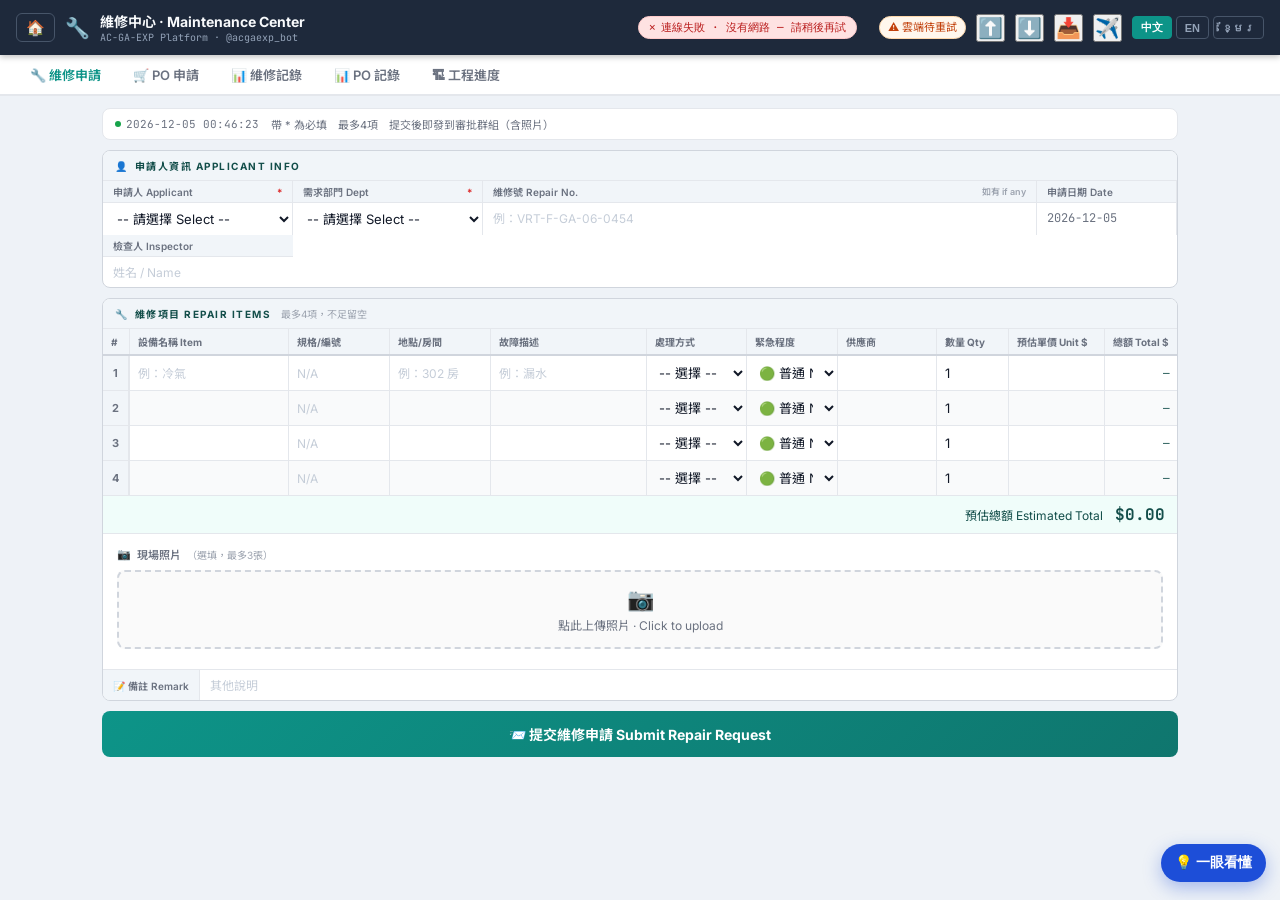
<file: maintenance.html>
<!DOCTYPE html>
<html lang="zh-TW">
<head>
<meta charset="UTF-8">
<meta name="viewport" content="width=device-width, initial-scale=1.0">
<title>AC-GA-EXP · Maintenance Center 維修中心</title>
<script src="shared/xlsx.full.min.js?v=0.18.5-local-20260824" onerror="this.onerror=null;this.src='https://cdnjs.cloudflare.com/ajax/libs/xlsx/0.18.5/xlsx.full.min.js'"></script>
<style>
  @import url('https://fonts.googleapis.com/css2?family=Noto+Sans+TC:wght@400;500;700&family=Noto+Sans+Khmer:wght@400;600&family=Inter:wght@400;500;600;700&family=JetBrains+Mono:wght@500&display=swap');
  :root{
    --bg:#f0f2f5;--white:#fff;--border:#d0d5dd;--border2:#e4e7ec;
    --text:#111827;--text2:#374151;--dim:#6b7280;
    --red:#dc2626;--green:#16a34a;--orange:#ea580c;--col:#f1f5f9;
    --header:#1e293b;--header-text:#f8fafc;
    /* 維修 teal */
    --rep:#0d9488;--rep2:#0f766e;--rep-bg:#f0fdfa;--rep-dark:#134e4a;
    /* 採購 amber */
    --po:#d97706;--po2:#b45309;--po-bg:#fffbeb;--po-dark:#92400e;
    --accent:var(--rep);--accent2:var(--rep2);--accent-bg:var(--rep-bg);--accent-dark:var(--rep-dark);
  }
  body.mode-po{--accent:var(--po);--accent2:var(--po2);--accent-bg:var(--po-bg);--accent-dark:var(--po-dark);}
  *{box-sizing:border-box;margin:0;padding:0}
  body{font-family:'Inter','Noto Sans TC','Noto Sans Khmer',sans-serif;background:var(--bg);color:var(--text);min-height:100vh}

  .topbar{background:var(--header);color:var(--header-text);padding:11px 16px;display:flex;align-items:center;gap:10px;position:sticky;top:0;z-index:100;box-shadow:0 2px 6px rgba(0,0,0,.25)}
  .topbar-home{background:transparent;border:1px solid #475569;border-radius:6px;color:#cbd5e1;font-size:15px;padding:3px 9px;cursor:pointer;text-decoration:none;line-height:1.4}
  .topbar-home:hover{border-color:#94a3b8;color:#fff}
  .topbar-icon{font-size:20px}
  .topbar-title{font-size:14px;font-weight:700}
  .topbar-sub{font-size:10px;color:#94a3b8;font-family:'JetBrains Mono',monospace}
  .lang-toggle{display:flex;gap:4px;flex-shrink:0}
  /* 2026-11-13 手機：頂列自動換行，整頁不再比螢幕寬（原本 390 的螢幕頁面寬 640，語言鍵被擠到畫面外） */
  @media(max-width:720px){.topbar{flex-wrap:wrap;gap:6px;padding:8px 10px}.topbar>div[style*="flex:1"]{flex:1 1 150px!important;min-width:0}.topbar-title{font-size:13px;white-space:nowrap;overflow:hidden;text-overflow:ellipsis}.topbar-sub{display:none}.topbar-icon{font-size:17px}.topbar #ga-cloud{margin:0!important;max-width:150px;overflow:hidden}.topbar .lang-toggle{margin-left:auto}.tabs{padding:0 6px}.tab{padding:10px 11px}}
  .lang-btn{background:transparent;border:1px solid #475569;border-radius:4px;color:#94a3b8;font-size:11px;font-weight:600;padding:3px 8px;cursor:pointer;transition:all .15s}
  .lang-btn.active{background:var(--accent);border-color:var(--accent);color:#fff}
  .mt-edit-btn{border:1px solid var(--accent);background:var(--accent-bg);color:var(--accent-dark);border-radius:6px;padding:4px 8px;cursor:pointer;font-weight:700;white-space:nowrap}
  .mt-edit-btn:hover{filter:brightness(.96)}
  .mt-modal{position:fixed;inset:0;background:rgba(15,23,42,.58);z-index:300;display:flex;align-items:center;justify-content:center;padding:16px}
  .mt-modal-card{background:#fff;border-radius:12px;box-shadow:0 20px 60px rgba(0,0,0,.3);width:min(760px,100%);max-height:92vh;overflow:auto}
  .mt-modal-head{display:flex;align-items:center;justify-content:space-between;padding:14px 18px;border-bottom:1px solid var(--border2);font-weight:700;color:var(--accent-dark)}
  .mt-modal-close{border:0;background:#f1f5f9;border-radius:7px;font-size:20px;width:32px;height:32px;cursor:pointer}
  .mt-edit-grid{display:grid;grid-template-columns:repeat(2,minmax(0,1fr));gap:10px;padding:16px}
  .mt-edit-field{display:flex;flex-direction:column;gap:4px;font-size:11px;color:var(--dim);font-weight:700}
  .mt-edit-field.full{grid-column:1/-1}
  .mt-edit-field input,.mt-edit-field select,.mt-edit-field textarea{font:inherit;font-weight:400;color:var(--text);border:1px solid var(--border);border-radius:7px;padding:8px;min-width:0;background:#fff}
  .mt-edit-field textarea{min-height:72px;resize:vertical}
  .mt-edit-foot{display:flex;justify-content:flex-end;gap:8px;padding:12px 16px;border-top:1px solid var(--border2)}
  .mt-edit-link{font-size:12px;color:#2563eb;text-decoration:none;word-break:break-all}
  @media(max-width:620px){.mt-edit-grid{grid-template-columns:1fr}.mt-edit-field.full{grid-column:auto}}

  .tabs{display:flex;background:var(--white);border-bottom:2px solid var(--border2);padding:0 14px;overflow-x:auto}
  .tab{padding:10px 16px;font-size:13px;font-weight:600;color:var(--dim);cursor:pointer;border-bottom:2px solid transparent;margin-bottom:-2px;transition:all .15s;white-space:nowrap}
  .tab.active{color:var(--accent);border-bottom-color:var(--accent)}
  .tab-content{display:none}
  .tab-content.active{display:block}

  .main{padding:12px;max-width:1100px;margin:0 auto}
  .strip{background:var(--white);border:1px solid var(--border2);border-radius:8px;padding:7px 12px;display:flex;align-items:center;gap:12px;margin-bottom:10px;flex-wrap:wrap}
  .ts-live{font-family:'JetBrains Mono',monospace;font-size:11px;color:var(--dim);display:flex;align-items:center;gap:5px}
  .ts-dot{width:6px;height:6px;border-radius:50%;background:var(--green);animation:pulse 1.5s infinite;flex-shrink:0}
  @keyframes pulse{0%,100%{opacity:1}50%{opacity:.3}}

  .sec{background:var(--white);border:1px solid var(--border);border-radius:8px;overflow:hidden;margin-bottom:10px}
  .sec-head{background:var(--col);border-bottom:1px solid var(--border2);padding:7px 12px;font-size:10px;font-weight:700;letter-spacing:1.5px;text-transform:uppercase;color:var(--accent-dark);display:flex;align-items:center;gap:6px;flex-wrap:wrap}
  .sec-head .note{font-size:10px;color:#9ca3af;font-weight:400;letter-spacing:0;text-transform:none;margin-left:4px}

  .info-row{display:grid;grid-template-columns:190px 190px 1fr 140px}
  .info-cell{border-right:1px solid var(--border2);display:flex;flex-direction:column}
  .info-cell:last-child{border-right:none}
  .cell-label{font-size:10px;font-weight:600;color:var(--dim);background:var(--col);padding:3px 10px;border-bottom:1px solid var(--border2);display:flex;justify-content:space-between;align-items:center}
  .cell-label .req{color:var(--red)}
  .cell-input{border:none;outline:none;font-family:inherit;font-size:13px;color:var(--text);background:transparent;padding:7px 10px;width:100%;transition:background .15s}
  .cell-input:focus{background:var(--accent-bg)}
  .cell-input::placeholder{color:#c5cdd8;font-size:12px}
  select.cell-input{cursor:pointer}

  .items-wrap{overflow-x:auto}
  table.items{width:100%;border-collapse:collapse;min-width:900px}
  table.items th{background:var(--col);font-size:10px;font-weight:700;color:var(--dim);padding:5px 8px;border-bottom:2px solid var(--border);border-right:1px solid var(--border2);text-align:left;white-space:nowrap}
  table.items th:last-child{border-right:none}
  table.items th .req{color:var(--red)}
  table.items td{border-bottom:1px solid var(--border2);border-right:1px solid var(--border2);padding:0;vertical-align:middle}
  table.items td:last-child{border-right:none}
  table.items tr:last-child td{border-bottom:none}
  table.items tr:nth-child(even) td{background:#f9fafb}
  table.items tr:hover td{background:var(--accent-bg)}
  .estimate-total{display:flex;justify-content:flex-end;align-items:center;gap:12px;padding:8px 12px;border-top:1px solid var(--border2);background:var(--accent-bg);font-size:12px;color:var(--accent-dark)}
  .estimate-total strong{font-size:16px;font-family:'JetBrains Mono',monospace}
  .line-total{display:block;padding:6px 7px;min-width:72px;text-align:right;font-family:'JetBrains Mono',monospace;font-size:11px;color:var(--accent-dark);white-space:nowrap}
  .row-num{width:26px;text-align:center;font-size:11px;font-weight:700;color:var(--dim);background:var(--col);padding:0 4px;border-right:1px solid var(--border2);min-height:34px;display:flex;align-items:center;justify-content:center}
  .t-input{border:none;outline:none;font-family:inherit;font-size:13px;color:var(--text);background:transparent;padding:6px 8px;width:100%;transition:background .15s;min-height:34px}
  .t-input:focus{background:var(--accent-bg)}
  .t-input::placeholder{color:#c5cdd8;font-size:12px}
  select.t-input{cursor:pointer}

  /* Photo */
  .photo-sec{padding:12px 14px;border-top:1px solid var(--border2)}
  .photo-label{font-size:11px;font-weight:600;color:var(--dim);margin-bottom:8px;display:flex;align-items:center;gap:6px}
  .photo-drop{border:2px dashed var(--border);border-radius:8px;padding:14px;text-align:center;cursor:pointer;transition:border-color .2s;position:relative;background:#fafafa}
  .photo-drop:hover{border-color:var(--accent);background:var(--accent-bg)}
  .photo-drop input[type=file]{position:absolute;inset:0;opacity:0;cursor:pointer;width:100%;height:100%}
  .photo-drop-text{font-size:12px;color:var(--dim)}
  .photo-previews{display:flex;gap:8px;margin-top:8px;flex-wrap:wrap}
  .preview-wrap{position:relative;width:76px;height:76px}
  .preview-wrap img{width:76px;height:76px;object-fit:cover;border-radius:6px;border:1px solid var(--border)}
  .preview-remove{position:absolute;top:-5px;right:-5px;width:18px;height:18px;background:var(--red);border:none;border-radius:50%;color:#fff;font-size:10px;cursor:pointer;display:flex;align-items:center;justify-content:center;font-weight:700}

  .remark-row{display:flex;border-top:1px solid var(--border2)}
  .remark-label{font-size:10px;font-weight:600;color:var(--dim);background:var(--col);padding:7px 10px;white-space:nowrap;border-right:1px solid var(--border2);display:flex;align-items:center}
  .remark-input{flex:1;border:none;outline:none;font-family:inherit;font-size:13px;color:var(--text);background:transparent;padding:7px 10px;transition:background .15s}
  .remark-input:focus{background:var(--accent-bg)}
  .remark-input::placeholder{color:#c5cdd8;font-size:12px}

  /* History */
  .history-panel{background:var(--accent-bg);border:1.5px solid var(--accent);border-radius:8px;overflow:hidden;margin-bottom:10px;display:none;opacity:.96}
  .history-panel.show{display:block}
  .history-head{background:var(--col);border-bottom:1px solid var(--border2);padding:7px 12px;font-size:10px;font-weight:700;letter-spacing:1px;text-transform:uppercase;color:var(--accent-dark);display:flex;align-items:center;gap:6px}
  .h-badge{background:var(--accent);color:#fff;font-size:10px;font-weight:700;border-radius:10px;padding:1px 7px}
  .h-for{font-size:11px;color:var(--accent-dark);padding:4px 12px;font-style:italic;border-bottom:1px solid var(--border2)}
  .htable{width:100%;border-collapse:collapse;font-size:12px;background:var(--white)}
  .htable th{background:var(--col);padding:4px 10px;text-align:left;font-weight:600;color:var(--accent-dark);border-bottom:1px solid var(--border2);font-size:10px;white-space:nowrap}
  .htable td{padding:5px 10px;color:var(--text2);border-bottom:1px solid var(--border2)}
  .htable tr:last-child td{border-bottom:none}

  .btn-submit{width:100%;background:linear-gradient(135deg,var(--accent),var(--accent2));color:#fff;font-family:inherit;font-size:14px;font-weight:700;border:none;border-radius:8px;padding:13px;cursor:pointer;transition:opacity .2s;margin-bottom:14px}
  .btn-submit:hover{opacity:.9}.btn-submit:disabled{opacity:.5;cursor:not-allowed}

  /* Records */
  .filter-bar{background:var(--white);border:1px solid var(--border);border-radius:8px;padding:12px;margin-bottom:10px;display:flex;align-items:flex-end;gap:8px;flex-wrap:wrap}
  .fg{display:flex;flex-direction:column;gap:4px}
  .fl{font-size:10px;font-weight:600;color:var(--dim);letter-spacing:.5px;text-transform:uppercase}
  .fi{border:1px solid var(--border);border-radius:6px;padding:6px 9px;font-size:13px;font-family:inherit;color:var(--text);background:var(--white);outline:none;transition:border-color .15s}
  .fi:focus{border-color:var(--accent)}
  select.fi{cursor:pointer;min-width:110px}
  .btn-q{background:linear-gradient(135deg,var(--accent),var(--accent2));color:#fff;border:none;border-radius:6px;padding:7px 16px;font-size:13px;font-weight:700;cursor:pointer;white-space:nowrap;font-family:inherit}
  .btn-q:disabled{opacity:.5;cursor:not-allowed}
  .btn-xl{background:linear-gradient(135deg,#16a34a,#15803d);color:#fff;border:none;border-radius:6px;padding:7px 16px;font-size:13px;font-weight:700;cursor:pointer;white-space:nowrap;font-family:inherit;display:none}
  .btn-xl.show{display:block}

  .stats-row{display:flex;gap:8px;margin-bottom:10px;flex-wrap:wrap}
  .stat-card{background:var(--white);border:1px solid var(--border2);border-radius:8px;padding:9px 12px;flex:1;min-width:100px}
  .stat-label{font-size:10px;color:var(--dim);font-weight:600;letter-spacing:.5px;text-transform:uppercase;margin-bottom:3px}
  .stat-value{font-size:20px;font-weight:700}

  .rec-wrap{background:var(--white);border:1px solid var(--border);border-radius:8px;overflow:hidden;margin-bottom:12px}
  .rec-head{background:var(--col);border-bottom:1px solid var(--border2);padding:8px 12px;font-size:10px;font-weight:700;letter-spacing:1px;color:#64748b;text-transform:uppercase}
  .rec-scroll{overflow-x:auto}
  .rtable{width:100%;border-collapse:collapse;font-size:12px;min-width:800px}
  .rtable th{background:var(--col);padding:5px 9px;text-align:left;font-weight:600;color:var(--dim);border-bottom:2px solid var(--border);white-space:nowrap;font-size:11px}
  .rtable td{padding:5px 9px;border-bottom:1px solid var(--border2);white-space:nowrap;max-width:180px;overflow:hidden;text-overflow:ellipsis}
  .rtable tr:last-child td{border-bottom:none}
  .rtable tr:nth-child(even) td{background:#fafafa}
  .rtable tr:hover td{background:var(--accent-bg)}
  .badge{display:inline-block;border-radius:4px;padding:2px 6px;font-size:10px;font-weight:700}
  .bp{background:#fef3c7;color:#92400e}.ba{background:#dcfce7;color:#166534}.br{background:#fee2e2;color:#991b1b}

  .empty-state{text-align:center;padding:40px;color:var(--dim)}
  .empty-state .ei{font-size:36px;margin-bottom:8px}
  .loading-state{text-align:center;padding:36px;color:var(--dim);font-size:13px}

  .status-card{display:none;background:var(--white);border:1px solid var(--border);border-radius:10px;padding:40px 20px;text-align:center;margin-bottom:14px}
  .s-icon{font-size:52px;margin-bottom:12px}.s-title{font-size:18px;font-weight:700;margin-bottom:6px}
  .s-sub{font-size:13px;color:var(--dim);line-height:1.7}
  .s-ts{margin-top:12px;font-family:'JetBrains Mono',monospace;font-size:11px;color:var(--accent);background:var(--accent-bg);border:1px solid var(--border2);border-radius:6px;padding:5px 12px;display:inline-block}
  .btn-again{margin-top:14px;background:transparent;border:1px solid var(--border);border-radius:6px;padding:7px 16px;font-size:12px;color:var(--dim);cursor:pointer;font-family:inherit}
  .btn-again:hover{border-color:var(--accent);color:var(--accent)}

  #toast{position:fixed;bottom:20px;left:50%;transform:translateX(-50%);background:#1e293b;color:#f1f5f9;border-radius:7px;padding:9px 18px;font-size:13px;opacity:0;transition:opacity .3s;pointer-events:none;z-index:999;max-width:90vw;text-align:center}
  #toast.show{opacity:1}
  .spinner{display:inline-block;width:13px;height:13px;border:2px solid rgba(255,255,255,.3);border-top-color:#fff;border-radius:50%;animation:spin .7s linear infinite;margin-right:6px;vertical-align:middle}
  .spinner-dark{display:inline-block;width:16px;height:16px;border:2px solid #e2e8f0;border-top-color:var(--accent);border-radius:50%;animation:spin .7s linear infinite;vertical-align:middle;margin-right:6px}
  @keyframes spin{to{transform:rotate(360deg)}}
  .prog-wrap{height:3px;background:#e4e7ec;border-radius:2px;margin-top:6px;display:none;overflow:hidden}
  .prog-fill{height:100%;background:linear-gradient(90deg,var(--accent),var(--accent2));border-radius:2px;transition:width .3s}

  @media(max-width:640px){
    .info-row{grid-template-columns:1fr 1fr}
    .filter-bar{flex-direction:column;align-items:stretch}
    .fg{width:100%}select.fi{min-width:unset;width:100%}
  }
</style>
<script src="shared/chart.umd.min.js?v=4.4.1-local-20260824" onerror="this.onerror=null;this.src='https://cdnjs.cloudflare.com/ajax/libs/Chart.js/4.4.1/chart.umd.min.js'"></script>
<link rel="stylesheet" href="shared/ga.css?v=3.9.26" onerror="this.onerror=null;this.href='https://saintdou-weng.github.io/ac-ga-exp/shared/ga.css?v=3.9.26'">
<script src="shared/ga-core.js?v=20261107b"></script>
<script src="shared/ga-cloud-diagnostic.js?v=3.9.23"></script>
<script src="shared/ga-data.js?v=3.9.26"></script>
<script src="shared/ga-import.js?v=20261113-xlsb"></script>
<script src="shared/ga-telegram.js?v=20261113a"></script>
<script src="shared/ga-compact.js?v=20261112a" defer></script>
<script src="shared/ga-auto-sync.js?v=3.9.25"></script>
<script src="shared/ga-vrt-parsers.js?v=3.9.25"></script>
<script>/* GA is not defined fallback：單獨開檔時自動從 GitHub 補載 shared/ */
if(typeof GA==="undefined"){document.write('<scr'+'ipt src="https://saintdou-weng.github.io/ac-ga-exp/shared/ga-core.js?v=20261107b"></scr'+'ipt>');document.write('<scr'+'ipt src="https://saintdou-weng.github.io/ac-ga-exp/shared/ga-data.js?v=3.9.26"></scr'+'ipt>');document.write('<scr'+'ipt src="https://saintdou-weng.github.io/ac-ga-exp/shared/ga-import.js?v=20261113-xlsb"></scr'+'ipt>');document.write('<scr'+'ipt src="https://saintdou-weng.github.io/ac-ga-exp/shared/ga-telegram.js?v=20261113a"></scr'+'ipt>');document.write('<scr'+'ipt src="https://saintdou-weng.github.io/ac-ga-exp/shared/ga-auto-sync.js?v=3.9.25"></scr'+'ipt>');}
</script>

</head>
<body>

<div class="topbar">
  <a class="topbar-home" href="index.html" title="AC-GA-EXP Platform" data-mt-title="t_home">🏠</a>
  <div class="topbar-icon" id="tb-icon">🔧</div>
  <div style="flex:1">
    <div class="topbar-title" id="tt">維修中心 · Maintenance Center</div>
    <div class="topbar-sub">AC-GA-EXP Platform · @acgaexp_bot</div>
  </div>
  <div id="ga-cloud" class="ga-cloud idle" style="margin:0 6px"></div>
  <button class="topbar-icon" id="mt-cloud-up-btn" onclick="mtCloudUpload()" title="上傳雲端 Upload" data-mt-title="t_up" style="cursor:pointer">⬆️</button>
  <button class="topbar-icon" id="mt-cloud-dn-btn" onclick="mtCloudDownload()" title="下載雲端 Download" data-mt-title="t_down" style="cursor:pointer">⬇️</button>
  <button class="topbar-icon" onclick="mtImport()" title="Smart Import 智慧匯入" data-mt-title="t_smart" style="cursor:pointer">📥</button>
  <button class="topbar-icon" onclick="mtTelegram()" title="Telegram 摘要 Summary" data-mt-title="t_tg" style="cursor:pointer">✈️</button>
  <div class="lang-toggle">
    <button class="lang-btn active" data-l="zh" onclick="setLang('zh')">中文</button>
    <button class="lang-btn" data-l="en" onclick="setLang('en')">EN</button>
    <button class="lang-btn" data-l="km" onclick="setLang('km')">ខ្មែរ</button>
  </div>
</div>

<div class="tabs">
  <div class="tab active" id="tab-rep" onclick="switchTab('rep')">🔧 <span id="tab-rep-lbl">維修申請</span></div>
  <div class="tab" id="tab-po" onclick="switchTab('po')">🛒 <span id="tab-po-lbl">PO 申請</span></div>
  <div class="tab" id="tab-reprec" onclick="switchTab('reprec')">📊 <span id="tab-reprec-lbl">維修記錄</span></div>
  <div class="tab" id="tab-porec" onclick="switchTab('porec')">📊 <span id="tab-porec-lbl">PO 記錄</span></div>
  <div class="tab" id="tab-works" onclick="switchTab('works')">🏗 <span id="tab-works-lbl">工程進度</span></div>
</div>

<div class="main">

<!-- ══════════ TAB: REPAIR FORM ══════════ -->
<div id="content-rep" class="tab-content active">
  <div class="strip">
    <div class="ts-live"><div class="ts-dot"></div><span class="ts-now">--</span></div>
    <span style="font-size:11px;color:var(--dim)" id="rep-hint">帶 * 為必填　最多4項　提交後即發到審批群組（含照片）</span>
  </div>

  <div class="sec">
    <div class="sec-head">👤 <span id="rep-h1">申請人資訊 Applicant Info</span></div>
    <div class="info-row">
      <div class="info-cell">
        <div class="cell-label"><span id="rep-l-name">申請人 Applicant</span><span class="req">*</span></div>
        <select class="cell-input" id="rep-name">
          <option value="">-- 請選擇 Select --</option>
          <option>Phea</option><option>Srey Oun</option><option>Nin</option><option>Paul</option>
        </select>
      </div>
      <div class="info-cell">
        <div class="cell-label"><span id="rep-l-dept">需求部門 Dept</span><span class="req">*</span></div>
        <select class="cell-input" id="rep-dept">
          <option value="">-- 請選擇 Select --</option>
          <option value="管理部 Admin">管理部 Admin</option>
          <option value="生產部 Production">生產部 Production</option>
          <option value="宿舍 Staff house">宿舍 Staff house</option>
          <option value="其它 Others">其它 Others</option>
        </select>
      </div>
      <div class="info-cell">
        <div class="cell-label"><span id="rep-l-no">維修號 Repair No.</span><span style="font-size:9px;color:#9ca3af" id="rep-l-no-opt">如有 if any</span></div>
        <input class="cell-input" id="rep-no" type="text" placeholder="e.g. VRT-F-GA-06-0454" data-mt-ph="ph_repno" maxlength="50">
      </div>
      <div class="info-cell">
        <div class="cell-label"><span id="rep-l-date">申請日期 Date</span></div>
        <input class="cell-input f-date" type="text" readonly style="color:var(--dim);font-family:'JetBrains Mono',monospace;font-size:12px">
      </div>
      <div class="info-cell">
        <div class="cell-label"><span id="rep-l-inspector">檢查人 Inspector</span></div>
        <input class="cell-input" id="rep-inspector" type="text" placeholder="姓名 / Name" data-mt-ph="ph_name" maxlength="50">
      </div>
    </div>
  </div>

  <div class="sec">
    <div class="sec-head">🔧 <span id="rep-h2">維修項目 Repair Items</span><span class="note" id="rep-h2-note">最多4項，不足留空 · Max 4 items per form</span></div>
    <div class="items-wrap">
      <table class="items">
        <thead>
          <tr>
            <th style="width:26px">#</th>
            <th style="width:16%" id="rep-th-item">設備名稱 Item <span class="req">*</span></th>
            <th style="width:10%" id="rep-th-spec">規格/編號 Spec/ID</th>
            <th style="width:10%" id="rep-th-loc">地點/房間 Location <span class="req">*</span></th>
            <th style="width:16%" id="rep-th-issue">故障描述 Issue <span class="req">*</span></th>
            <th style="width:10%" id="rep-th-action">處理方式 Action</th>
            <th style="width:9%" id="rep-th-urgency">緊急程度</th>
            <th style="width:10%" id="rep-th-sup">供應商 Supplier</th>
            <th style="width:7%" id="rep-th-qty">數量 Qty</th>
            <th style="width:9%" id="rep-th-price">預估單價 Unit $</th>
            <th style="width:9%" id="rep-th-total">總額 Total $</th>
          </tr>
        </thead>
        <tbody id="rep-items-body"></tbody>
      </table>
    </div>
    <div class="estimate-total"><span id="rep-total-label">預估總額 Estimated Total</span><strong id="rep-grand-total">$0.00</strong></div>

    <div class="photo-sec">
      <div class="photo-label">📷 <span id="rep-l-photo">現場照片</span> <span style="font-size:10px;color:#9ca3af;font-weight:400" id="rep-l-photo-opt">（選填，最多3張）</span></div>
      <div class="photo-drop" id="photo-drop">
        <input type="file" id="photo-input" accept="image/*" multiple onchange="handlePhotos(event)">
        <div style="font-size:22px;margin-bottom:4px">📷</div>
        <div class="photo-drop-text" id="rep-photo-drop-text">點此上傳照片 · Click to upload</div>
      </div>
      <div class="prog-wrap" id="prog-wrap"><div class="prog-fill" id="prog-fill" style="width:0%"></div></div>
      <div class="photo-previews" id="photo-previews"></div>
    </div>

    <div class="remark-row">
      <div class="remark-label" id="rep-l-remark">📝 備註 Remark</div>
      <input class="remark-input" id="rep-remark" type="text" placeholder="Additional notes" data-mt-ph="ph_remark_rep" maxlength="200">
    </div>
  </div>

  <div class="history-panel" id="rep-history-panel">
    <div class="history-head">🔧 <span id="rep-h-title">上次維修記錄 (已核可)</span><span class="h-badge" id="rep-h-count">0</span></div>
    <div class="h-for" id="rep-h-for"></div>
    <table class="htable">
      <thead><tr><th id="rep-ht-date">日期</th><th id="rep-ht-dept">部門</th><th id="rep-ht-item">設備</th><th id="rep-ht-loc">地點</th><th id="rep-ht-issue">故障</th><th id="rep-ht-action">處理</th><th id="rep-ht-supplier">供應商</th><th id="rep-ht-price">金額</th><th id="rep-ht-inspector">檢查人</th></tr></thead>
      <tbody id="rep-history-body"></tbody>
    </table>
  </div>

  <button class="btn-submit" id="rep-submit-btn" onclick="submitRepair()">
    📨 <span id="rep-btn-label">提交維修申請 Submit Repair Request</span>
  </button>

  <div class="status-card" id="rep-status-card">
    <div class="s-icon" id="rep-s-icon">✅</div>
    <div class="s-title" id="rep-s-title">申請已送出！</div>
    <div class="s-sub" id="rep-s-sub">核可人已收到通知，請等待審批結果。<br>Approver notified. Please wait for approval.</div>
    <div class="s-ts" id="rep-s-ts"></div><br>
    <button class="btn-again" onclick="resetForm('rep')" id="rep-again">➕ 再填一筆 New Request</button>
  </div>
</div>

<!-- ══════════ TAB: TEMP PO FORM ══════════ -->
<div id="content-po" class="tab-content">
  <div id="po-type-box"></div>
  <div class="strip">
    <div class="ts-live"><div class="ts-dot"></div><span class="ts-now">--</span></div>
    <span style="font-size:11px;color:var(--dim)" id="po-hint">帶 * 為必填　最多4項　提交後即發到審批群組</span>
  </div>

  <div class="sec">
    <div class="sec-head">👤 <span id="po-h1">申請人資訊 Applicant Info</span></div>
    <div class="info-row">
      <div class="info-cell">
        <div class="cell-label"><span id="po-l-name">申請人 Applicant</span><span class="req">*</span></div>
        <select class="cell-input" id="po-name">
          <option value="">-- 請選擇 Select --</option>
          <option>Phea</option><option>Srey Oun</option><option>Nin</option><option>Paul</option>
        </select>
      </div>
      <div class="info-cell">
        <div class="cell-label"><span id="po-l-dept">需求部門 Dept</span><span class="req">*</span></div>
        <select class="cell-input" id="po-dept">
          <option value="">-- 請選擇 Select --</option>
          <option value="管理部 Admin">管理部 Admin</option>
          <option value="生產部 Production">生產部 Production</option>
          <option value="工務部 ME">工務部 ME</option>
          <option value="宿舍 Staff house">宿舍 Staff house</option>
          <option value="其它 Others">其它 Others</option>
        </select>
      </div>
      <div class="info-cell" id="po-requester-cell" style="display:none">
        <div class="cell-label"><span id="po-l-requester">需求人 Requester</span><span class="req">*</span></div>
        <input class="cell-input" id="po-requester" type="text" maxlength="60">
      </div>
      <div class="info-cell">
        <div class="cell-label"><span id="po-l-po">PO No.</span><span style="font-size:9px;color:#9ca3af" id="po-l-po-opt">如有 if any</span></div>
        <input class="cell-input" id="po-no" type="text" placeholder="VRT-F-GA-06-xxxx" maxlength="50">
      </div>
      <div class="info-cell">
        <div class="cell-label"><span id="po-l-date">申請日期 Date</span></div>
        <input class="cell-input f-date" type="text" readonly style="color:var(--dim);font-family:'JetBrains Mono',monospace;font-size:12px">
      </div>
      <div class="info-cell">
        <div class="cell-label"><span id="po-l-inspector">檢查人 Inspector</span></div>
        <input class="cell-input" id="po-inspector" type="text" placeholder="姓名 / Name" data-mt-ph="ph_name" maxlength="50">
      </div>
    </div>
  </div>

  <div class="sec">
    <div class="sec-head">🛒 <span id="po-h2">採購品項 Purchase Items</span><span class="note" id="po-h2-note">最多4項，不足留空 · Max 4 items per form</span></div>
    <div class="items-wrap">
      <table class="items">
        <thead>
          <tr>
            <th style="width:26px">#</th>
            <th style="width:20%" id="po-th-item">品項名稱 Item Name <span class="req">*</span></th>
            <th style="width:12%" id="po-th-bs">品牌/規格 Brand/Spec</th>
            <th style="width:8%" id="po-th-size">尺寸 Size</th>
            <th style="width:8%" id="po-th-qty">數量 Qty <span class="req">*</span></th>
            <th style="width:8%" id="po-th-bal">庫存 Balance</th>
            <th style="width:16%" id="po-th-pur">用途 Using For <span class="req">*</span></th>
            <th style="width:12%" id="po-th-sup">供應商 Supplier</th>
            <th style="width:9%" id="po-th-price">預估單價 Unit $</th>
            <th style="width:9%" id="po-th-total">總額 Total $</th>
          </tr>
        </thead>
        <tbody id="po-items-body"></tbody>
      </table>
    </div>
    <div class="estimate-total"><span id="po-total-label">預估總額 Estimated Total</span><strong id="po-grand-total">$0.00</strong></div>
    <div class="remark-row">
      <div class="remark-label" id="po-l-remark">📝 備註 Remark</div>
      <input class="remark-input" id="po-remark" type="text" placeholder="Additional notes / 其他說明" data-mt-ph="ph_remark_po" maxlength="200">
    </div>
  </div>

  <div class="history-panel" id="po-history-panel">
    <div class="history-head">📌 <span id="po-h-title">上次採購記錄 (已核可)</span><span class="h-badge" id="po-h-count">0</span></div>
    <div class="h-for" id="po-h-for"></div>
    <table class="htable">
      <thead><tr>
        <th id="po-ht-date">日期</th><th id="po-ht-dept">部門</th><th id="po-ht-item">品項</th>
        <th id="po-ht-qty">數量</th><th id="po-ht-brand">品牌</th><th id="po-ht-supplier">供應商</th><th id="po-ht-unit">單價</th><th id="po-ht-price">總額</th><th id="po-ht-inspector">檢查人</th>
      </tr></thead>
      <tbody id="po-history-body"></tbody>
    </table>
  </div>

  <button class="btn-submit" id="po-submit-btn" onclick="submitTempPo()">
    📨 <span id="po-btn-label">提交採購申請 Submit Purchase Request</span>
  </button>

  <div class="status-card" id="po-status-card">
    <div class="s-icon">✅</div>
    <div class="s-title" id="po-s-title">申請已送出！</div>
    <div class="s-sub" id="po-s-sub">核可人已收到通知，請等待審批結果。<br>Approver notified. Please wait for approval.</div>
    <div class="s-ts" id="po-s-ts"></div><br>
    <button class="btn-again" onclick="resetForm('po')" id="po-again">➕ 再填一筆 New Request</button>
  </div>
</div>

<!-- ══════════ TAB: REPAIR RECORDS ══════════ -->
<div id="content-reprec" class="tab-content">
  <div class="filter-bar">
    <div class="fg"><div class="fl" id="reprec-fl-year">年份</div><select class="fi rq-year" data-sys="rep"><option value="">全部</option></select></div>
    <div class="fg"><div class="fl" id="reprec-fl-month">月份</div>
      <select class="fi rq-month" data-sys="rep">
        <option value="">全部 All</option>
        <option value="01">1月</option><option value="02">2月</option><option value="03">3月</option>
        <option value="04">4月</option><option value="05">5月</option><option value="06">6月</option>
        <option value="07">7月</option><option value="08">8月</option><option value="09">9月</option>
        <option value="10">10月</option><option value="11">11月</option><option value="12">12月</option>
      </select>
    </div>
    <div class="fg"><div class="fl" id="reprec-fl-status">狀態</div>
      <select class="fi rq-status" data-sys="rep">
        <option value="">全部</option>
        <option value="待審核">⏳ 待審核</option>
        <option value="已核可">✅ 已核可</option>
        <option value="已退件">❌ 已退件</option>
      </select>
    </div>
    <div class="fg"><div class="fl" id="reprec-fl-search">搜尋</div><input class="fi rq-search" data-sys="rep" type="text" placeholder="設備/申請人/地點..." data-mt-ph="ph_search_rep" style="min-width:150px"></div>
    <button class="btn-q" id="rep-query-btn" onclick="queryRecords('rep')">🔍 <span id="reprec-q-lbl">查詢</span></button>
    <button class="btn-xl" id="rep-export-btn" onclick="exportExcel('rep')">📥 <span id="reprec-x-lbl">下載 Excel</span></button>
  </div>

  <div id="rep-period" style="margin:10px 0"></div>
  <div class="stats-row" id="rep-stats" style="display:none">
    <div class="stat-card"><div class="stat-label" id="reprec-sl-total">總筆數</div><div class="stat-value" id="rep-sv-total">0</div></div>
    <div class="stat-card"><div class="stat-label" id="reprec-sl-amount">預估總額</div><div class="stat-value" id="rep-sv-amount">$0.00</div></div>
    <div class="stat-card"><div class="stat-label" id="reprec-sl-approved">已核可</div><div class="stat-value" id="rep-sv-approved" style="color:var(--green)">0</div></div>
    <div class="stat-card"><div class="stat-label" id="reprec-sl-pending">待審核</div><div class="stat-value" id="rep-sv-pending" style="color:var(--rep)">0</div></div>
    <div class="stat-card"><div class="stat-label" id="reprec-sl-rejected">已退件</div><div class="stat-value" id="rep-sv-rejected" style="color:var(--red)">0</div></div>
  </div>

  <div class="ga-kpis" id="rep-extra-kpi" style="margin-bottom:10px"></div>
  <div class="ga-charts" id="rep-charts" style="display:none;margin-bottom:10px"><div class="ga-chart"><div class="ga-chart-t" data-mt="ch_equip">🔧 設備故障排行 Top Failing Equipment</div><div class="ga-chart-box"><canvas id="rep-ch-status"></canvas></div></div><div class="ga-chart"><div class="ga-chart-t" data-mt="ch_urg">🚨 緊急程度 Urgency</div><div class="ga-chart-box"><canvas id="rep-ch-dept"></canvas></div></div><div class="ga-chart"><div class="ga-chart-t" data-mt="ch_loc">📍 地點分布 Location</div><div class="ga-chart-box"><canvas id="rep-ch-loc"></canvas></div></div><div class="ga-chart"><div class="ga-chart-t" data-mt="ch_cost">💰 維修成本 Top Cost</div><div class="ga-chart-box"><canvas id="rep-ch-cost"></canvas></div></div></div>
  <div class="rec-wrap" id="rep-rec-wrap">
    <div class="empty-state"><div class="ei">🔧</div><div id="reprec-empty">選擇條件後點「查詢」 · Select filters and query</div></div>
  </div>
</div>

<!-- ══════════ TAB: PO RECORDS ══════════ -->
<div id="content-porec" class="tab-content">
  <div id="porec-type-seg"></div>
  <div class="filter-bar">
    <div class="fg"><div class="fl" id="porec-fl-year">年份</div><select class="fi rq-year" data-sys="po"><option value="">全部</option></select></div>
    <div class="fg"><div class="fl" id="porec-fl-month">月份</div>
      <select class="fi rq-month" data-sys="po">
        <option value="">全部 All</option>
        <option value="01">1月</option><option value="02">2月</option><option value="03">3月</option>
        <option value="04">4月</option><option value="05">5月</option><option value="06">6月</option>
        <option value="07">7月</option><option value="08">8月</option><option value="09">9月</option>
        <option value="10">10月</option><option value="11">11月</option><option value="12">12月</option>
      </select>
    </div>
    <div class="fg"><div class="fl" id="porec-fl-status">狀態</div>
      <select class="fi rq-status" data-sys="po">
        <option value="">全部</option>
        <option value="待審核">⏳ 待審核</option>
        <option value="已核可">✅ 已核可</option>
        <option value="已退件">❌ 已退件</option>
      </select>
    </div>
    <div class="fg"><div class="fl" id="porec-fl-search">搜尋</div><input class="fi rq-search" data-sys="po" type="text" placeholder="品項/申請人/部門..." data-mt-ph="ph_search_po" style="min-width:150px"></div>
    <button class="btn-q" id="po-query-btn" onclick="queryRecords('po')">🔍 <span id="porec-q-lbl">查詢</span></button>
    <button class="btn-xl" id="po-export-btn" onclick="exportExcel('po')">📥 <span id="porec-x-lbl">下載 Excel</span></button>
  </div>

  <div id="po-period" style="margin:10px 0"></div>
  <div class="stats-row" id="po-stats" style="display:none">
    <div class="stat-card"><div class="stat-label" id="porec-sl-total">總筆數</div><div class="stat-value" id="po-sv-total">0</div></div>
    <div class="stat-card"><div class="stat-label" id="porec-sl-amount">預估總額</div><div class="stat-value" id="po-sv-amount">$0.00</div></div>
    <div class="stat-card"><div class="stat-label" id="porec-sl-approved">已核可</div><div class="stat-value" id="po-sv-approved" style="color:var(--green)">0</div></div>
    <div class="stat-card"><div class="stat-label" id="porec-sl-pending">待審核</div><div class="stat-value" id="po-sv-pending" style="color:var(--po)">0</div></div>
    <div class="stat-card"><div class="stat-label" id="porec-sl-rejected">已退件</div><div class="stat-value" id="po-sv-rejected" style="color:var(--red)">0</div></div>
  </div>

  <div class="ga-charts" id="po-charts" style="display:none;margin-bottom:10px"><div class="ga-chart"><div class="ga-chart-t" data-mt="ch_status">狀態 Status</div><div class="ga-chart-box"><canvas id="po-ch-status"></canvas></div></div><div class="ga-chart"><div class="ga-chart-t" data-mt="ch_dept">部門 Dept</div><div class="ga-chart-box"><canvas id="po-ch-dept"></canvas></div></div></div>
  <div class="rec-wrap" id="po-rec-wrap">
    <div class="empty-state"><div class="ei">📋</div><div id="porec-empty">選擇條件後點「查詢」 · Select filters and query</div></div>
  </div>
</div>

<!-- ══════════ TAB: WORKS PROGRESS LOG（shared/ga-works.js）══════════ -->
<div id="content-works" class="tab-content"><div id="works-root"></div></div>

</div>
<div id="mt-edit-modal" class="mt-modal" style="display:none" onclick="if(event.target===this)mtCloseEdit()">
  <div class="mt-modal-card">
    <div class="mt-modal-head"><span data-mt="ed_title">✏️ 編輯記錄 Edit Record</span><button class="mt-modal-close" onclick="mtCloseEdit()">×</button></div>
    <input type="hidden" id="mt-edit-sys"><input type="hidden" id="mt-edit-row">
    <div class="mt-edit-grid">
      <label class="mt-edit-field"><span data-mt="ed_ts">時間 Timestamp</span><input id="mt-edit-timestamp" type="text"></label>
      <label class="mt-edit-field"><span data-mt="ed_status">狀態 Status</span><select id="mt-edit-status"><option value="待審核">⏳ 待審核</option><option value="已核可">✅ 已核可</option><option value="已退件">❌ 已退件</option></select></label>
      <label class="mt-edit-field"><span data-mt="ed_app">申請人 Applicant</span><input id="mt-edit-applicant"></label>
      <label class="mt-edit-field"><span data-mt="ed_dept">部門 Department</span><input id="mt-edit-dept"></label>
      <label class="mt-edit-field"><span data-mt="ed_ref">編號 Reference</span><input id="mt-edit-ref"></label>
      <label class="mt-edit-field" id="mt-edit-potype-wrap" style="display:none"><span>PO 類別 Type</span><select id="mt-edit-potype"><option value="GA">🛒 GA Temp PO</option><option value="ME">⚙️ ME PO</option><option value="PROD">🏭 PROD PO</option></select></label>
      <label class="mt-edit-field" id="mt-edit-requester-wrap" style="display:none"><span>需求人 Requester</span><input id="mt-edit-requester" maxlength="60"></label>
      <label class="mt-edit-field"><span data-mt="ed_item">品項／設備 Item / Equipment</span><input id="mt-edit-item"></label>
      <label class="mt-edit-field"><span data-mt="ed_spec">規格 Spec</span><input id="mt-edit-spec"></label>
      <label class="mt-edit-field"><span data-mt="ed_loc">地點／尺寸 Location / Size</span><input id="mt-edit-location"></label>
      <label class="mt-edit-field"><span data-mt="ed_qty">數量 Quantity</span><input id="mt-edit-qty" type="number" step="any" min="0"></label>
      <label class="mt-edit-field"><span data-mt="ed_unit">預估單價 Unit Price</span><input id="mt-edit-unit" type="number" step="any" min="0"></label>
      <label class="mt-edit-field"><span data-mt="ed_total">項目總額 Total</span><input id="mt-edit-total" type="number" step="any" min="0"></label>
      <label class="mt-edit-field"><span data-mt="ed_sup">供應商 Supplier</span><input id="mt-edit-supplier"></label>
      <label class="mt-edit-field"><span data-mt="ed_detail">用途／故障描述 Purpose / Issue</span><input id="mt-edit-detail"></label>
      <label class="mt-edit-field"><span data-mt="ed_action">處理方式／用途 Action / Purpose</span><input id="mt-edit-action"></label>
      <label class="mt-edit-field"><span data-mt="ed_urg">緊急程度 Urgency</span><select id="mt-edit-urgency"><option value="normal">一般 Normal</option><option value="urgent">緊急 Urgent</option><option value="critical">重大 Critical</option></select></label>
      <label class="mt-edit-field"><span data-mt="ed_insp">檢查人 Inspector</span><input id="mt-edit-inspector"></label>
      <label class="mt-edit-field full"><span data-mt="ed_rem">備註 Remarks</span><textarea id="mt-edit-remarks"></textarea></label>
      <div class="mt-edit-field full" id="mt-edit-report-wrap" style="display:none"><span data-mt="ed_report">核可報告 Approval Report</span><a id="mt-edit-report" class="mt-edit-link" target="_blank" rel="noopener"></a></div>
    </div>
    <div class="mt-edit-foot"><button class="btn-q" onclick="mtCloseEdit()" data-mt="ed_cancel">取消 Cancel</button><button class="btn-xl show" id="mt-edit-save" onclick="mtSaveEdit()" data-mt="ed_save">💾 儲存 Save</button></div>
  </div>
</div>
<div id="toast"></div>

<script>
/* ════════════════════════════════════════════════════════════
   AC-GA-EXP · Maintenance Center
   整合原 repair.html + temp.html 為單一模組
   流程：Repair Request → Approval → Temp PO(如需採購) → Repair Record
   ════════════════════════════════════════════════════════════ */
const ACCFG=(()=>{try{return JSON.parse(localStorage.getItem('ac_ga_exp_config')||'{}')}catch(e){return{}}})();
const GAS_URL=(ACCFG.gasUrl&&ACCFG.gasUrl.trim())||'https://script.google.com/macros/s/AKfycbxPTXdEhjb4vhAxO-fQYYLnt_m4BZNkVsPiYVmyUzA-kxgr_b4VMC9yayXQCOS7xYYWAQ/exec';

let lang=(typeof GA !== 'undefined' && GA.lang)||'zh',currentTs='',currentDate='',photos=[];
const currentData={rep:[],po:[]};
const params=new URLSearchParams(location.search);

/* ── i18n（中/英/柬）── */
const TXT={
zh:{
  tt:'維修中心 · Maintenance Center',
  'tab-rep-lbl':'維修申請','tab-po-lbl':'PO 申請','tab-reprec-lbl':'維修記錄','tab-porec-lbl':'PO 記錄','tab-works-lbl':'工程進度',
  'rep-hint':'帶 * 為必填　最多4項　提交後即發到審批群組（含照片）',
  'po-hint':'帶 * 為必填　最多4項　提交後即發到審批群組',
  'rep-h1':'申請人資訊 Applicant Info','po-h1':'申請人資訊 Applicant Info',
  'rep-h2':'維修項目 Repair Items','po-h2':'採購品項 Purchase Items',
  'rep-h2-note':'最多4項，不足留空','po-h2-note':'最多4項，不足留空',
  'rep-l-name':'申請人 Applicant','po-l-name':'申請人 Applicant',
  'rep-l-dept':'需求部門 Dept','po-l-dept':'需求部門 Dept',
  'rep-l-no':'維修號 Repair No.','po-l-po':'PO No.',
  'rep-l-no-opt':'如有 if any','po-l-po-opt':'如有 if any',
  'rep-l-date':'申請日期 Date','po-l-date':'申請日期 Date','rep-l-inspector':'檢查人 Inspector','po-l-inspector':'檢查人 Inspector',
  'rep-th-item':'設備名稱 Item','rep-th-spec':'規格/編號','rep-th-loc':'地點/房間','rep-th-issue':'故障描述',
  'rep-th-action':'處理方式','rep-th-urgency':'緊急程度','rep-th-sup':'供應商','rep-th-qty':'數量 Qty','rep-th-price':'預估單價 Unit $','rep-th-total':'總額 Total $',
  'po-th-item':'品項名稱 Item','po-th-bs':'品牌/規格','po-th-size':'尺寸','po-th-qty':'數量 Qty',
  'po-th-bal':'庫存','po-th-pur':'用途 Using For','po-th-sup':'供應商','po-th-price':'預估單價 Unit $','po-th-total':'總額 Total $',
  'rep-total-label':'預估總額 Estimated Total','po-total-label':'預估總額 Estimated Total',
  'rep-l-photo':'現場照片','rep-l-photo-opt':'（選填，最多3張）','rep-photo-drop-text':'點此上傳照片 · Click to upload',
  'rep-l-remark':'📝 備註 Remark','po-l-remark':'📝 備註 Remark',
  'rep-h-title':'上次維修記錄 (已核可)','po-h-title':'上次採購記錄 (已核可)',
  'rep-ht-date':'日期','rep-ht-dept':'部門','rep-ht-item':'設備','rep-ht-loc':'地點','rep-ht-issue':'故障','rep-ht-action':'處理','rep-ht-supplier':'供應商','rep-ht-qty':'數量','rep-ht-unit':'單價','rep-ht-price':'總額','rep-ht-inspector':'檢查人',
  'po-ht-date':'日期','po-ht-dept':'部門','po-ht-item':'品項','po-ht-qty':'數量','po-ht-brand':'品牌','po-ht-supplier':'供應商','po-ht-unit':'單價','po-ht-price':'總額','po-ht-inspector':'檢查人',
  'rep-btn-label':'提交維修申請 Submit Repair Request','po-btn-label':'提交採購申請 Submit Purchase Request',
  'e-name':'請選擇申請人','e-dept':'請選擇需求部門',
  'e-rep-items':'請至少填寫1項（設備名稱、地點、故障描述）','e-po-items':'請至少填寫第1項（品項、數量、用途）',
  's-title':'申請已送出！','s-title-urgent':'🚨 緊急申請已送出！',
  's-sub':'核可人已收到通知，請等待審批結果。<br>Approver notified. Please wait for approval.',
  'rep-again':'➕ 再填一筆 New Request','po-again':'➕ 再填一筆 New Request',
  'fl-year':'年份','fl-month':'月份','fl-status':'狀態','fl-search':'搜尋',
  'q-lbl':'查詢','x-lbl':'下載 Excel',
  'sl-total':'總筆數','sl-amount':'預估總額','sl-approved':'已核可','sl-pending':'待審核','sl-rejected':'已退件',
  'empty':'選擇條件後點「查詢」 · Select filters and query',
  querying:'查詢中...',loading:'載入中...',submitting:'提交中...',noRecord:'沒有找到符合的記錄',noData:'沒有資料',
  searching:'搜尋：',results:'查詢結果',recs:'筆',maxPhoto:'最多3張照片',netErr:'❌ 網路錯誤，請重試',
},
en:{
  tt:'Maintenance Center',
  'tab-rep-lbl':'Repair Request','tab-po-lbl':'PO Request','tab-reprec-lbl':'Repair Records','tab-porec-lbl':'PO Records','tab-works-lbl':'Works Log',
  'rep-hint':'* = Required · Max 4 items · Submit to send for approval (with photos)',
  'po-hint':'* = Required · Max 4 items · Submit to send for approval',
  'rep-h1':'Applicant Info','po-h1':'Applicant Info',
  'rep-h2':'Repair Items','po-h2':'Purchase Items',
  'rep-h2-note':'Max 4 items, leave unused rows blank','po-h2-note':'Max 4 items, leave unused rows blank',
  'rep-l-name':'Applicant','po-l-name':'Applicant',
  'rep-l-dept':'Requesting Dept','po-l-dept':'Requesting Dept',
  'rep-l-no':'Repair No.','po-l-po':'PO No.',
  'rep-l-no-opt':'if any','po-l-po-opt':'if any',
  'rep-l-date':'Apply Date','po-l-date':'Apply Date','rep-l-inspector':'Inspector','po-l-inspector':'Inspector',
  'rep-th-item':'Item Name','rep-th-spec':'Spec/ID','rep-th-loc':'Location','rep-th-issue':'Issue',
  'rep-th-action':'Action','rep-th-urgency':'Urgency','rep-th-sup':'Supplier','rep-th-qty':'Qty','rep-th-price':'Unit Price $','rep-th-total':'Line Total $',
  'po-th-item':'Item Name','po-th-bs':'Brand/Spec','po-th-size':'Size','po-th-qty':'Qty',
  'po-th-bal':'Balance','po-th-pur':'Using For','po-th-sup':'Supplier','po-th-price':'Unit Price $','po-th-total':'Line Total $',
  'rep-total-label':'Estimated Total','po-total-label':'Estimated Total',
  'rep-l-photo':'Site Photo','rep-l-photo-opt':'(Optional, max 3)','rep-photo-drop-text':'Click to upload photos',
  'rep-l-remark':'📝 Remark','po-l-remark':'📝 Remark',
  'rep-h-title':'Last Repair Records (Approved)','po-h-title':'Last Purchase Records (Approved)',
  'rep-ht-date':'Date','rep-ht-dept':'Dept','rep-ht-item':'Item','rep-ht-loc':'Location','rep-ht-issue':'Issue','rep-ht-action':'Action','rep-ht-supplier':'Supplier','rep-ht-qty':'Qty','rep-ht-unit':'Unit Price','rep-ht-price':'Line Total','rep-ht-inspector':'Inspector',
  'po-ht-date':'Date','po-ht-dept':'Dept','po-ht-item':'Item','po-ht-qty':'Qty','po-ht-brand':'Brand','po-ht-supplier':'Supplier','po-ht-unit':'Unit Price','po-ht-price':'Line Total','po-ht-inspector':'Inspector',
  'rep-btn-label':'Submit Repair Request','po-btn-label':'Submit Purchase Request',
  'e-name':'Please select applicant','e-dept':'Please select department',
  'e-rep-items':'Please fill at least 1 item (name, location, issue)','e-po-items':'Please fill item 1 (name, qty, purpose)',
  's-title':'Submitted Successfully!','s-title-urgent':'🚨 Urgent Request Submitted!',
  's-sub':'Approver has been notified.<br>Please wait for approval.',
  'rep-again':'➕ New Request','po-again':'➕ New Request',
  'fl-year':'Year','fl-month':'Month','fl-status':'Status','fl-search':'Search',
  'q-lbl':'Query','x-lbl':'Download Excel',
  'sl-total':'Records','sl-amount':'Estimated Total','sl-approved':'Approved','sl-pending':'Pending','sl-rejected':'Rejected',
  'empty':'Select filters and click Query to start',
  querying:'Querying...',loading:'Loading...',submitting:'Submitting...',noRecord:'No records found',noData:'No data',
  searching:'Searching: ',results:'Results',recs:'records',maxPhoto:'Max 3 photos',netErr:'❌ Network error. Please retry.',
},
km:{
  tt:'មជ្ឈមណ្ឌលជួសជុល',
  'tab-rep-lbl':'ស្នើសុំជួសជុល','tab-po-lbl':'ស្នើ PO','tab-reprec-lbl':'កំណត់ត្រាជួសជុល','tab-porec-lbl':'កំណត់ត្រា PO','tab-works-lbl':'វឌ្ឍនភាពការងារ',
  'rep-hint':'* ចាំបាច់ · អតិបរមា 4 ធាតុ · ដាក់ស្នើទៅក្រុមអនុម័ត (មានរូបថត)',
  'po-hint':'* ចាំបាច់ · អតិបរមា 4 ធាតុ · ដាក់ស្នើទៅក្រុមអនុម័ត',
  'rep-h1':'ព័ត៌មានអ្នកស្នើសុំ','po-h1':'ព័ត៌មានអ្នកស្នើសុំ',
  'rep-h2':'ធាតុជួសជុល','po-h2':'ធាតុទិញ',
  'rep-h2-note':'អតិបរមា 4 ធាតុ','po-h2-note':'អតិបរមា 4 ធាតុ',
  'rep-l-name':'អ្នកស្នើសុំ','po-l-name':'អ្នកស្នើសុំ',
  'rep-l-dept':'ផ្នែក','po-l-dept':'ផ្នែក',
  'rep-l-no':'លេខជួសជុល','po-l-po':'លេខ PO',
  'rep-l-no-opt':'បើមាន','po-l-po-opt':'បើមាន',
  'rep-l-date':'កាលបរិច្ឆេទ','po-l-date':'កាលបរិច្ឆេទ','rep-l-inspector':'អ្នកត្រួតពិនិត្យ','po-l-inspector':'អ្នកត្រួតពិនិត្យ',
  'rep-th-item':'ឈ្មោះឧបករណ៍ *','rep-th-spec':'លក្ខណៈ/លេខ','rep-th-loc':'ទីតាំង *','rep-th-issue':'បញ្ហា *',
  'rep-th-action':'វិធីដោះស្រាយ','rep-th-urgency':'អាទិភាព','rep-th-sup':'អ្នកផ្គត់ផ្គង់','rep-th-qty':'ចំនួន','rep-th-price':'តម្លៃឯកតា $','rep-th-total':'សរុបជួរដេក $',
  'po-th-item':'ឈ្មោះទំនិញ *','po-th-bs':'ម៉ាក/លក្ខណៈ','po-th-size':'ទំហំ','po-th-qty':'ចំនួន *',
  'po-th-bal':'ស្តុក','po-th-pur':'ប្រើសម្រាប់ *','po-th-sup':'អ្នកផ្គត់ផ្គង់','po-th-price':'តម្លៃឯកតា $','po-th-total':'សរុបជួរដេក $',
  'rep-total-label':'សរុបប៉ាន់ស្មាន','po-total-label':'សរុបប៉ាន់ស្មាន',
  'rep-l-photo':'រូបថតកន្លែង','rep-l-photo-opt':'(ជម្រើស, អតិបរមា 3)','rep-photo-drop-text':'ចុចដើម្បីផ្ទុករូបថត',
  'rep-l-remark':'📝 ចំណាំ','po-l-remark':'📝 ចំណាំ',
  'rep-h-title':'កំណត់ត្រាជួសជុលចុងក្រោយ (អនុម័ត)','po-h-title':'កំណត់ត្រាទិញចុងក្រោយ (អនុម័ត)',
  'rep-ht-date':'កាលបរិច្ឆេទ','rep-ht-dept':'ផ្នែក','rep-ht-item':'ឧបករណ៍','rep-ht-loc':'ទីតាំង','rep-ht-issue':'បញ្ហា','rep-ht-action':'ដោះស្រាយ','rep-ht-supplier':'អ្នកផ្គត់ផ្គង់','rep-ht-qty':'ចំនួន','rep-ht-unit':'តម្លៃឯកតា','rep-ht-price':'សរុប','rep-ht-inspector':'អ្នកត្រួតពិនិត្យ',
  'po-ht-date':'កាលបរិច្ឆេទ','po-ht-dept':'ផ្នែក','po-ht-item':'ទំនិញ','po-ht-qty':'ចំនួន','po-ht-brand':'ម៉ាក','po-ht-supplier':'អ្នកផ្គត់ផ្គង់','po-ht-unit':'តម្លៃឯកតា','po-ht-price':'សរុប','po-ht-inspector':'អ្នកត្រួតពិនិត្យ',
  'rep-btn-label':'ដាក់ស្នើសុំជួសជុល','po-btn-label':'ដាក់ស្នើសុំទិញ',
  'e-name':'សូមជ្រើសរើសអ្នកស្នើសុំ','e-dept':'សូមជ្រើសរើសផ្នែក',
  'e-rep-items':'សូមបំពេញយ៉ាងហោចណាស់ 1 ធាតុ','e-po-items':'សូមបំពេញធាតុទី 1',
  's-title':'បានដាក់ស្នើដោយជោគជ័យ!','s-title-urgent':'🚨 សំណើបន្ទាន់បានផ្ញើ!',
  's-sub':'អ្នកអនុម័តត្រូវបានជូនដំណឹង។<br>សូមរង់ចាំលទ្ធផល។',
  'rep-again':'➕ សំណើថ្មី','po-again':'➕ សំណើថ្មី',
  'fl-year':'ឆ្នាំ','fl-month':'ខែ','fl-status':'ស្ថានភាព','fl-search':'ស្វែងរក',
  'q-lbl':'ស្វែងរក','x-lbl':'ទាញយក Excel',
  'sl-total':'កំណត់ត្រា','sl-amount':'សរុបប៉ាន់ស្មាន','sl-approved':'អនុម័ត','sl-pending':'រង់ចាំ','sl-rejected':'បដិសេធ',
  'empty':'ជ្រើសរើសលក្ខខណ្ឌ រួចចុច "ស្វែងរក"',
  querying:'កំពុងស្វែងរក...',loading:'កំពុងផ្ទុក...',submitting:'កំពុងដាក់ស្នើ...',noRecord:'រកមិនឃើញកំណត់ត្រា',noData:'គ្មានទិន្នន័យ',
  searching:'ស្វែងរក៖ ',results:'លទ្ធផល',recs:'កំណត់ត្រា',maxPhoto:'អតិបរមា 3 រូបថត',netErr:'❌ បញ្ហាបណ្តាញ សូមព្យាយាមម្តងទៀត',
}
};
function T(k){return (TXT[lang]&&TXT[lang][k])||TXT.zh[k]||k}

/* v3.9.26 i18n: static labels, tooltips, placeholders, option labels (stored values unchanged) */
function mtL(zh,en,km){return lang==='zh'?zh:lang==='km'?km:en}
const MTX={'mtc_all':{zh:'全部狀態',en:'All statuses',km:'ស្ថានភាពទាំងអស់'},
'mtc_pending':{zh:'⏳ 待審核',en:'⏳ Pending',km:'⏳ រង់ចាំ'},
'mtc_approved':{zh:'✅ 已核可',en:'✅ Approved',km:'✅ អនុម័ត'},
'mtc_rejected':{zh:'❌ 已退件',en:'❌ Rejected',km:'❌ បដិសេធ'},
'mtc_voided':{zh:'🗄 已作廢',en:'🗄 Voided',km:'🗄 បានបិទ'},
'mtc_auto':{zh:'☁ 自動載入',en:'☁ Auto load',km:'☁ ផ្ទុកស្វ័យប្រវត្តិ'},
'mtc_period':{zh:'↻ 切換期間即更新',en:'↻ Period changes refresh',km:'↻ ប្តូររយៈពេល = ផ្ទុកថ្មី'},
'mtc_ph_rep':{zh:'設備／申請人／地點',en:'Equipment / applicant / location',km:'ឧបករណ៍ / អ្នកស្នើ / ទីតាំង'},
'mtc_ph_po':{zh:'品項／申請人／部門',en:'Item / applicant / department',km:'ទំនិញ / អ្នកស្នើ / ផ្នែក'},
'page_title':{zh:'AC-GA-EXP · Maintenance Center 維修中心',en:'AC-GA-EXP · Maintenance Center',km:'AC-GA-EXP · មជ្ឈមណ្ឌលជួសជុល'},
't_home':{zh:'AC-GA-EXP Platform',en:'AC-GA-EXP Platform',km:'វេទិកា AC-GA-EXP'},
't_up':{zh:'上傳雲端 Upload',en:'Upload to cloud',km:'ផ្ទុកឡើងទៅពពក'},
't_down':{zh:'下載雲端 Download',en:'Download from cloud',km:'ទាញយកពីពពក'},
't_smart':{zh:'Smart Import 智慧匯入',en:'Smart Import',km:'នាំចូលឆ្លាតវៃ'},
't_tg':{zh:'Telegram 摘要 Summary',en:'Telegram summary',km:'សេចក្តីសង្ខេប Telegram'},
'ph_repno':{zh:'例：VRT-F-GA-06-0454',en:'e.g. VRT-F-GA-06-0454',km:'ឧ. VRT-F-GA-06-0454'},
'ph_name':{zh:'姓名 / Name',en:'Name',km:'ឈ្មោះ'},
'ph_remark_rep':{zh:'其他說明',en:'Additional notes',km:'កំណត់ចំណាំបន្ថែម'},
'ph_remark_po':{zh:'Additional notes / 其他說明',en:'Additional notes',km:'កំណត់ចំណាំបន្ថែម'},
'ph_search_rep':{zh:'設備/申請人/地點...',en:'Equipment / applicant / location...',km:'ឧបករណ៍ / អ្នកស្នើ / ទីតាំង...'},
'ph_search_po':{zh:'品項/申請人/部門...',en:'Item / applicant / department...',km:'ទំនិញ / អ្នកស្នើ / ផ្នែក...'},
'ch_equip':{zh:'🔧 設備故障排行 Top Failing Equipment',en:'🔧 Top Failing Equipment',km:'🔧 ឧបករណ៍ខូចញឹកញាប់បំផុត'},
'ch_urg':{zh:'🚨 緊急程度 Urgency',en:'🚨 Urgency',km:'🚨 កម្រិតបន្ទាន់'},
'ch_loc':{zh:'📍 地點分布 Location',en:'📍 Location',km:'📍 ទីតាំង'},
'ch_cost':{zh:'💰 維修成本 Top Cost',en:'💰 Top Repair Cost',km:'💰 ថ្លៃជួសជុលខ្ពស់បំផុត'},
'ch_status':{zh:'狀態 Status',en:'Status',km:'ស្ថានភាព'},
'ch_dept':{zh:'部門 Dept',en:'Department',km:'ផ្នែក'},
'ed_title':{zh:'✏️ 編輯記錄 Edit Record',en:'✏️ Edit Record',km:'✏️ កែកំណត់ត្រា'},
'ed_ts':{zh:'時間 Timestamp',en:'Timestamp',km:'ពេលវេលា'},
'ed_status':{zh:'狀態 Status',en:'Status',km:'ស្ថានភាព'},
'ed_app':{zh:'申請人 Applicant',en:'Applicant',km:'អ្នកស្នើសុំ'},
'ed_dept':{zh:'部門 Department',en:'Department',km:'ផ្នែក'},
'ed_ref':{zh:'編號 Reference',en:'Reference',km:'លេខយោង'},
'ed_item':{zh:'品項／設備 Item / Equipment',en:'Item / Equipment',km:'ទំនិញ / ឧបករណ៍'},
'ed_spec':{zh:'規格 Spec',en:'Spec',km:'លក្ខណៈ'},
'ed_loc':{zh:'地點／尺寸 Location / Size',en:'Location / Size',km:'ទីតាំង / ទំហំ'},
'ed_qty':{zh:'數量 Quantity',en:'Quantity',km:'បរិមាណ'},
'ed_unit':{zh:'預估單價 Unit Price',en:'Unit price (est.)',km:'តម្លៃឯកតា (ប៉ាន់ស្មាន)'},
'ed_total':{zh:'項目總額 Total',en:'Total',km:'សរុប'},
'ed_sup':{zh:'供應商 Supplier',en:'Supplier',km:'អ្នកផ្គត់ផ្គង់'},
'ed_detail':{zh:'用途／故障描述 Purpose / Issue',en:'Purpose / Issue',km:'គោលបំណង / បញ្ហា'},
'ed_action':{zh:'處理方式／用途 Action / Purpose',en:'Action / Purpose',km:'វិធីដោះស្រាយ / គោលបំណង'},
'ed_urg':{zh:'緊急程度 Urgency',en:'Urgency',km:'កម្រិតបន្ទាន់'},
'ed_insp':{zh:'檢查人 Inspector',en:'Inspector',km:'អ្នកត្រួតពិនិត្យ'},
'ed_rem':{zh:'備註 Remarks',en:'Remarks',km:'កំណត់ចំណាំ'},
'ed_report':{zh:'核可報告 Approval Report',en:'Approval report',km:'របាយការណ៍អនុម័ត'},
'ed_cancel':{zh:'取消 Cancel',en:'Cancel',km:'បោះបង់'},
'ed_save':{zh:'💾 儲存 Save',en:'💾 Save',km:'💾 រក្សាទុក'}};
function mtX(k){const e=MTX[k];return e?(e[lang]||e.zh):k}
const MT_STATUS_LBL={'已核可':{en:'Approved',km:'បានអនុម័ត'},'待審核':{en:'Pending',km:'រង់ចាំ'},'已退件':{en:'Rejected',km:'បានបដិសេធ'},'已退回':{en:'Returned',km:'បានប្រគល់ត្រឡប់'},'已作廢':{en:'Voided',km:'បានបិទ'}};
function mtDeptLabel(v){const e=MT_DEPT_LBL[String(v==null?'':v).trim()];return lang==='zh'||!e?v:e[lang]}
const MT_URG_LBL={normal:{zh:'一般',en:'Normal',km:'ធម្មតា'},urgent:{zh:'緊急',en:'Urgent',km:'បន្ទាន់'},critical:{zh:'重大',en:'Critical',km:'បន្ទាន់ខ្លាំង'}};
function mtUrgLabel(v){const e=MT_URG_LBL[String(v==null?'':v).trim().toLowerCase()];return lang==='zh'||!e?v:e[lang]}
function mtStatusLabel(s){const e=MT_STATUS_LBL[s];return lang==='zh'||!e?s:e[lang]||s}
const MT_DEPT_LBL={'管理部 Admin':{en:'Admin',km:'ផ្នែករដ្ឋបាល'},'生產部 Production':{en:'Production',km:'ផ្នែកផលិតកម្ម'},'工務部 ME':{en:'ME (Maintenance)',km:'ផ្នែកជួសជុល ME'},'宿舍 Staff house':{en:'Staff house',km:'អន្តេវាសិកដ្ឋានបុគ្គលិក'},'其它 Others':{en:'Others',km:'ផ្សេងៗ'}};
const MT_MONTHS={en:['Jan','Feb','Mar','Apr','May','Jun','Jul','Aug','Sep','Oct','Nov','Dec'],km:['មករា','កុម្ភៈ','មីនា','មេសា','ឧសភា','មិថុនា','កក្កដា','សីហា','កញ្ញា','តុលា','វិច្ឆិកា','ធ្នូ']};
function mtApplyStatic(){
  document.title=mtX('page_title');
  document.querySelectorAll('[data-mt]').forEach(el=>{el.textContent=mtX(el.getAttribute('data-mt'))});
  document.querySelectorAll('[data-mt-ph]').forEach(el=>{el.setAttribute('placeholder',mtX(el.getAttribute('data-mt-ph')))});
  document.querySelectorAll('[data-mt-title]').forEach(el=>{el.setAttribute('title',mtX(el.getAttribute('data-mt-title')))});
  const selectLbl=mtL('-- 請選擇 Select --','-- Select --','-- ជ្រើសរើស --');
  ['rep-name','po-name','rep-dept','po-dept'].forEach(id=>{const sel=document.getElementById(id);if(!sel)return;
    sel.querySelectorAll('option').forEach(o=>{if(!o.value){o.textContent=selectLbl;return}const e=MT_DEPT_LBL[o.value];if(e)o.textContent=lang==='zh'?o.value:e[lang];});});
  const allLbl=mtL('全部','All','ទាំងអស់'),stIcon={'待審核':'⏳ ','已核可':'✅ ','已退件':'❌ '};
  document.querySelectorAll('.rq-year option[value=""]').forEach(o=>{o.textContent=allLbl});
  document.querySelectorAll('.rq-month option').forEach(o=>{if(!o.value){o.textContent=mtL('全部 All','All','ទាំងអស់');return}const m=+o.value;o.textContent=lang==='zh'?m+'月':MT_MONTHS[lang][m-1]});
  document.querySelectorAll('.rq-status option,#mt-edit-status option').forEach(o=>{if(!o.value){o.textContent=allLbl;return}if(stIcon[o.value])o.textContent=stIcon[o.value]+mtStatusLabel(o.value)});
  const urg={normal:mtL('一般 Normal','Normal','ធម្មតា'),urgent:mtL('緊急 Urgent','Urgent','បន្ទាន់'),critical:mtL('重大 Critical','Critical','បន្ទាន់ខ្លាំង')};
  document.querySelectorAll('#mt-edit-urgency option').forEach(o=>{if(urg[o.value])o.textContent=urg[o.value]});
  if(window.mtApprovalGuard)try{mtApprovalGuard()}catch(e){}
  ['rep','po'].forEach(sys=>{const t=document.getElementById(sys+'-s-title'),sub=document.getElementById(sys+'-s-sub'),ic=document.getElementById(sys+'-s-icon');
    if(t)t.textContent=(ic&&ic.textContent==='🚨')?T('s-title-urgent'):T('s-title');if(sub)sub.innerHTML=T('s-sub');});
}

function setLang(l){
  lang=['zh','en','km'].includes(l)?l:'zh';
  try{ GA.setLang(l); }catch(e){}
  document.querySelectorAll('.lang-btn').forEach(b=>b.classList.toggle('active',b.dataset.l===l));
  Object.keys(TXT[lang]||TXT.zh).forEach(id=>{const el=document.getElementById(id);if(el)el.innerHTML=(TXT[lang]||TXT.zh)[id]});
  // 記錄分頁共用鍵
  ['reprec','porec'].forEach(p=>{
    ['fl-year','fl-month','fl-status','fl-search'].forEach(k=>{const el=document.getElementById(p+'-'+k);if(el)el.textContent=T(k)});
    ['q-lbl','x-lbl'].forEach(k=>{const el=document.getElementById(p+'-'+k.replace('-lbl','-lbl'));if(el)el.textContent=T(k)});
    ['sl-total','sl-amount','sl-approved','sl-pending','sl-rejected'].forEach(k=>{const el=document.getElementById(p+'-'+k);if(el)el.textContent=T(k)});
    const em=document.getElementById(p+'-empty');if(em)em.textContent=T('empty');
  });
  updateDropdowns(lang);
  mtApplyStatic();
}
GA.on('lang', function(l){ if(l !== lang) setLang(l); });

const ACTIONS={
  zh:['','Repair 維修','Buy new part 買新品','Change from stock 換庫存'],
  en:['','Repair','Buy new part','Change from stock'],
  km:['','ជួសជុល Repair','ទិញថ្មី Buy new','ប្តូរពីស្តុក Stock']
};
/* v3.9.26: display labels only — the option value stays ACTIONS[lang][j] (sent to GAS) */
const ACTION_LBL={km:['','ជួសជុល','ទិញគ្រឿងថ្មី','ប្តូរពីស្តុក']};
const ROW_PH={
  zh:{item:'例：冷氣',loc:'例：302 房',iss:'例：漏水',poItem:'例：冷氣濾網',poQty:'例：1 盒',poPur:'例：辦公室使用',na:'N/A'},
  en:{item:'e.g. Aircon',loc:'e.g. Room 302',iss:'e.g. Leaking',poItem:'e.g. Aircon filter',poQty:'e.g. 1 box',poPur:'e.g. Office use',na:'N/A'},
  km:{item:'ឧ. ម៉ាស៊ីនត្រជាក់',loc:'ឧ. បន្ទប់ 302',iss:'ឧ. លេចទឹក',poItem:'ឧ. តម្រងម៉ាស៊ីនត្រជាក់',poQty:'ឧ. 1 ប្រអប់',poPur:'ឧ. ប្រើក្នុងការិយាល័យ',na:'មិនមាន'}
};
const URGENCY={
  zh:[{v:'normal',t:'🟢 普通 Normal'},{v:'urgent',t:'🟡 緊急 Urgent'},{v:'critical',t:'🔴 非常緊急 Critical'}],
  en:[{v:'normal',t:'🟢 Normal'},{v:'urgent',t:'🟡 Urgent'},{v:'critical',t:'🔴 Critical'}],
  km:[{v:'normal',t:'🟢 ធម្មតា'},{v:'urgent',t:'🟡 បន្ទាន់'},{v:'critical',t:'🔴 បន្ទាន់ខ្លាំង'}]
};

function updateDropdowns(l){
  for(let i=0;i<4;i++){
    const a=document.getElementById('rep-act'+i);
    if(a){const cv=a.value;a.innerHTML=ACTIONS[l].map((x,j)=>`<option value="${x}">${j===0?(l==='zh'?'-- 選擇 --':l==='km'?'-- ជ្រើសរើស --':'-- Select --'):((ACTION_LBL[l]||ACTIONS[l])[j]||x)}</option>`).join('');a.value=cv;}
    const u=document.getElementById('rep-urg'+i);
    if(u){const cv=u.value||'normal';u.innerHTML=URGENCY[l].map(x=>`<option value="${x.v}">${x.t}</option>`).join('');u.value=cv;}
  }
  const ph=ROW_PH[l]||ROW_PH.en,setPh=(id,v)=>{const el=document.getElementById(id);if(el)el.setAttribute('placeholder',v)};
  setPh('rep-item0',ph.item);setPh('rep-loc0',ph.loc);setPh('rep-iss0',ph.iss);setPh('po-item0',ph.poItem);setPh('po-qty0',ph.poQty);setPh('po-pur0',ph.poPur);
  for(let i=0;i<4;i++)['rep-spec','po-bs','po-size','po-bal'].forEach(p=>setPh(p+i,ph.na));
}

/* ── 分頁 ── */
function switchTab(t){
  document.querySelectorAll('.tab').forEach(b=>b.classList.remove('active'));
  document.querySelectorAll('.tab-content').forEach(c=>c.classList.remove('active'));
  document.getElementById('tab-'+t).classList.add('active');
  document.getElementById('content-'+t).classList.add('active');
  const poMode=(t==='po'||t==='porec');/* 2026-11-13: 工程進度分頁由 shared/ga-po-types.js 接手顯示 */
  document.body.classList.toggle('mode-po',poMode);
  document.getElementById('tb-icon').textContent=poMode?'🛒':'🔧';
}

/* ── 時間（本地時區）── */
function pad(n){return String(n).padStart(2,'0')}
function updateTs(){
  const d=new Date();
  currentTs=`${d.getFullYear()}-${pad(d.getMonth()+1)}-${pad(d.getDate())} ${pad(d.getHours())}:${pad(d.getMinutes())}:${pad(d.getSeconds())}`;
  currentDate=`${d.getFullYear()}-${pad(d.getMonth()+1)}-${pad(d.getDate())}`;
  document.querySelectorAll('.ts-now').forEach(el=>el.textContent=currentTs);
  document.querySelectorAll('.f-date').forEach(el=>el.value=currentDate);
}
updateTs();setInterval(updateTs,1000);

/* ── 年份選單 ── */
(function(){
  const cur=new Date().getFullYear();
  document.querySelectorAll('.rq-year').forEach(sel=>{
    for(let y=cur;y>=2024;y--){const o=document.createElement('option');o.value=y;o.textContent=y;sel.appendChild(o);}
    sel.value=cur;
  });
})();

/* ── 表單列 ── */
function buildRows(){
  document.getElementById('rep-items-body').innerHTML=[0,1,2,3].map(i=>`
    <tr>
      <td><div class="row-num">${i+1}</div></td>
      <td><input class="t-input" id="rep-item${i}" type="text" placeholder="${i===0?'e.g. Aircon':''}" maxlength="80" oninput="triggerHistory('rep',this.value)"></td>
      <td><input class="t-input" id="rep-spec${i}" type="text" placeholder="N/A" maxlength="50"></td>
      <td><input class="t-input" id="rep-loc${i}" type="text" placeholder="${i===0?'e.g. Room 302':''}" maxlength="50"></td>
      <td><input class="t-input" id="rep-iss${i}" type="text" placeholder="${i===0?'e.g. Leaking':''}" maxlength="120"></td>
      <td><select class="t-input" id="rep-act${i}"></select></td>
      <td><select class="t-input" id="rep-urg${i}"></select></td>
      <td><input class="t-input" id="rep-sup${i}" type="text" maxlength="60"></td>
      <td><input class="t-input" id="rep-qty${i}" type="number" min="1" step="1" value="1" oninput="calculateEstimate('rep',${i})"></td>
      <td><input class="t-input" id="rep-prc${i}" type="number" min="0" step="0.01" maxlength="20" oninput="calculateEstimate('rep',${i})"></td>
      <td><span class="line-total" id="rep-total${i}">—</span></td>
    </tr>`).join('');
  document.getElementById('po-items-body').innerHTML=[0,1,2,3].map(i=>`
    <tr>
      <td><div class="row-num">${i+1}</div></td>
      <td><input class="t-input" id="po-item${i}" type="text" placeholder="${i===0?'e.g. Aircon filter':''}" maxlength="100" oninput="triggerHistory('po',this.value)"></td>
      <td><input class="t-input" id="po-bs${i}" type="text" placeholder="N/A" maxlength="60"></td>
      <td><input class="t-input" id="po-size${i}" type="text" placeholder="N/A" maxlength="40"></td>
      <td><input class="t-input" id="po-qty${i}" type="text" placeholder="${i===0?'e.g. 1 box':''}" maxlength="30" oninput="calculateEstimate('po',${i})"></td>
      <td><input class="t-input" id="po-bal${i}" type="text" placeholder="N/A" maxlength="30"></td>
      <td><input class="t-input" id="po-pur${i}" type="text" placeholder="${i===0?'e.g. Office use':''}" maxlength="120"></td>
      <td><input class="t-input" id="po-sup${i}" type="text" maxlength="60"></td>
      <td><input class="t-input" id="po-prc${i}" type="number" min="0" step="0.01" maxlength="20" oninput="calculateEstimate('po',${i})"></td>
      <td><span class="line-total" id="po-total${i}">—</span></td>
    </tr>`).join('');
  updateDropdowns(lang);
}
buildRows();

/* ── 預估金額：數量 × 單價 = 項目總額，再加總整張申請單 ── */
function estimateNum(v){
  const n=parseFloat(String(v??'').replace(/,/g,'').replace(/[^0-9.-]/g,''));
  return Number.isFinite(n)?n:0;
}
function estimateMoney(n){
  return '$'+Number(n||0).toLocaleString('en-US',{minimumFractionDigits:2,maximumFractionDigits:2});
}
function estimateLineAmount(sys,i){
  const qty=sys==='rep'?Math.max(1,estimateNum(getV('rep-qty'+i))||1):estimateNum(getV('po-qty'+i));
  const unit=estimateNum(getV(sys+'-prc'+i));
  return qty>0&&unit>0?Math.round(qty*unit*100)/100:0;
}
function calculateEstimate(sys,i){
  const amount=estimateLineAmount(sys,i);
  const line=document.getElementById(sys+'-total'+i);
  if(line)line.textContent=amount?estimateMoney(amount):'—';
  let grand=0;for(let j=0;j<4;j++)grand+=estimateLineAmount(sys,j);
  const total=document.getElementById(sys+'-grand-total');
  if(total)total.textContent=estimateMoney(grand);
}
function calculateAllEstimates(){['rep','po'].forEach(sys=>{for(let i=0;i<4;i++)calculateEstimate(sys,i);});}
calculateAllEstimates();

/* ── 照片（僅維修）── */
function handlePhotos(e){
  const files=Array.from(e.target.files);
  if(photos.length+files.length>3){showToast(T('maxPhoto'));return}
  files.slice(0,3-photos.length).forEach(f=>{
    const reader=new FileReader();
    reader.onload=ev=>{
      const img=new Image();
      img.onload=()=>{
        const canvas=document.createElement('canvas');
        const MAX=800;
        let w=img.width,h=img.height;
        if(w>MAX||h>MAX){if(w>h){h=Math.round(h*MAX/w);w=MAX}else{w=Math.round(w*MAX/h);h=MAX}}
        canvas.width=w;canvas.height=h;
        canvas.getContext('2d').drawImage(img,0,0,w,h);
        photos.push(canvas.toDataURL('image/jpeg',.6).split(',')[1]);
        renderPreviews();
      };
      img.src=ev.target.result;
    };
    reader.readAsDataURL(f);
  });
  e.target.value='';
}
function removePhoto(i){photos.splice(i,1);renderPreviews()}
function renderPreviews(){
  document.getElementById('photo-previews').innerHTML=photos.map((b,i)=>`
    <div class="preview-wrap"><img src="data:image/jpeg;base64,${b}"><button class="preview-remove" onclick="removePhoto(${i})">✕</button></div>`).join('');
  document.getElementById('photo-drop').style.display=photos.length>=3?'none':'block';
}

/* ── 歷史提示（打字即查已核可記錄）── */
let hTimer=null;const lastQ={rep:'',po:''};
function triggerHistory(sys,val){
  clearTimeout(hTimer);
  if(val.trim().length<2){document.getElementById(sys+'-history-panel').classList.remove('show');lastQ[sys]='';return}
  hTimer=setTimeout(()=>fetchHistory(sys,val.trim()),400);
}
async function fetchHistory(sys,q){
  if(q===lastQ[sys])return;lastQ[sys]=q;
  let records=null;
  const action=sys==='rep'?'repairHistory':'tempHistory';
  try{
    const d=await GA.gasGet(action,sys==='po'?{item:q,approvedOnly:1,poType:window.mtPoType||'GA'}:{item:q,approvedOnly:1});
    if(d.records&&d.records.length>0)records=d.records;
  }catch(e){}
  const panel=document.getElementById(sys+'-history-panel');
  if(records&&records.length>0){
    document.getElementById(sys+'-h-count').textContent=records.length;
    document.getElementById(sys+'-h-for').textContent=T('searching')+'"'+q+'"';
    document.getElementById(sys+'-history-body').innerHTML=records.map(r=>
      sys==='rep'
      ?`<tr><td>${r.date}</td><td>${r.dept}</td><td>${r.item}</td><td>${r.location||'-'}</td><td>${r.issue||'-'}</td><td>${r.action||'-'}</td><td>${r.supplier||'-'}</td><td>${r.qty||'-'}</td><td>${r.unitPrice||'-'}</td><td>${r.amount||r.price||'-'}</td><td>${r.inspector||'-'}</td></tr>`
      :`<tr><td>${r.date}</td><td>${r.dept}</td><td>${r.item}</td><td>${r.qty||'-'}</td><td>${r.brand||'N/A'}</td><td>${r.supplier||'-'}</td><td>${r.unitPrice||'-'}</td><td>${r.amount||r.price||'-'}</td><td>${r.inspector||'-'}</td></tr>`
    ).join('');
    panel.classList.add('show');
  }else{panel.classList.remove('show')}
}

function showToast(m){const t=document.getElementById('toast');t.textContent=m;t.classList.add('show');setTimeout(()=>t.classList.remove('show'),3000)}
function getV(id){const el=document.getElementById(id);return el?el.value.trim():''}

/* ── POST 提交（照片經 GAS 轉發，Token 不外露）──
   submit 的欄位需在 body 頂層（GAS handleRepairSubmitBody 直接讀 body.xxx），
   故不用 GA.gasPost（它會把 payload 包進 data）。用共用信封解析錯誤。 */
async function postGAS(payload){
  if(GA.backend&&GA.backend.require) await GA.backend.require('strictActionErrors',{action:payload.action||'maintenance write'});
  const out=await GA.requestJSON(GAS_URL,{method:'POST',body:JSON.stringify(payload),headers:{'Content-Type':'text/plain;charset=utf-8'}});
  if(out.revision===undefined||out.revision===null){
    const e=new Error(GA.backendMessage(payload.action||'maintenance write'));e.code='BACKEND_OUTDATED';throw e;
  }
  return out;
}

/* ── 提交：維修 ── */
async function submitRepair(){
  const name=getV('rep-name'),dept=getV('rep-dept');
  if(!name){showToast(T('e-name'));return}
  if(!dept){showToast(T('e-dept'));return}
  const items=[];let hasUrgent=false;
  for(let i=0;i<4;i++){
    const n=getV(`rep-item${i}`);
    if(n){
      const urg=getV(`rep-urg${i}`);
      if(urg==='urgent'||urg==='critical')hasUrgent=true;
      const qty=getV(`rep-qty${i}`)||'1',unitPrice=getV(`rep-prc${i}`)||'',amount=estimateLineAmount('rep',i);
      items.push({no:i+1,itemName:n,spec:getV(`rep-spec${i}`)||'N/A',location:getV(`rep-loc${i}`)||'-',issue:getV(`rep-iss${i}`)||'-',action:getV(`rep-act${i}`)||'',urgency:urg||'normal',supplier:getV(`rep-sup${i}`)||'',qty,unitPrice,amount,estPrice:amount||''});
    }
  }
  if(!items.length){showToast(T('e-rep-items'));return}

  const btn=document.getElementById('rep-submit-btn');
  btn.disabled=true;btn.innerHTML=`<span class="spinner"></span>${T('submitting')}`;
  if(photos.length>0){document.getElementById('prog-wrap').style.display='block';document.getElementById('prog-fill').style.width='40%';}

  const payload={action:'repairSubmit',timestamp:currentTs,applicantName:name,department:dept,repairNo:getV('rep-no'),inspector:getV('rep-inspector'),remarks:getV('rep-remark'),items,photos,lang:lang,tgUid:params.get('uid')||''};
  try{
    const d=await postGAS(payload);
    if(d.ok){
      document.getElementById('prog-fill').style.width='100%';
      setTimeout(()=>{document.getElementById('prog-wrap').style.display='none';},500);
      btn.style.display='none';
      const sc=document.getElementById('rep-status-card');sc.style.display='block';
      document.getElementById('rep-s-icon').textContent=hasUrgent?'🚨':'✅';
      document.getElementById('rep-s-title').textContent=hasUrgent?T('s-title-urgent'):T('s-title');
      document.getElementById('rep-s-sub').innerHTML=T('s-sub');
      document.getElementById('rep-s-ts').textContent='📅 '+currentTs;
    }else{
      showToast('❌ '+(d.error||'Error'));
      btn.disabled=false;btn.innerHTML=`📨 <span id="rep-btn-label">${T('rep-btn-label')}</span>`;
      document.getElementById('prog-wrap').style.display='none';
    }
  }catch(e){
    showToast(T('netErr'));
    btn.disabled=false;btn.innerHTML=`📨 <span id="rep-btn-label">${T('rep-btn-label')}</span>`;
    document.getElementById('prog-wrap').style.display='none';
  }
}

/* ── 提交：臨時採購 ── */
async function submitTempPo(){
  const name=getV('po-name'),dept=getV('po-dept');
  if(!name){showToast(T('e-name'));return}
  if(!dept){showToast(T('e-dept'));return}
  /* 2026-11-13: GA / ME / PROD PO — ME 與 PROD 必須寫需求人 */
  const poType=window.mtPoType||'GA',requester=getV('po-requester');
  if(poType!=='GA'&&!requester){showToast(mtL('請填需求人（'+poType+' 誰要的）','Enter the requester (who in '+poType+' asked)','សូមបញ្ចូលអ្នកត្រូវការ'));const rq=document.getElementById('po-requester');if(rq)rq.focus();return}
  const items=[];
  for(let i=0;i<4;i++){
    const n=getV(`po-item${i}`);
    if(n){const qty=getV(`po-qty${i}`)||'-',unitPrice=getV(`po-prc${i}`)||'',amount=estimateLineAmount('po',i);items.push({no:i+1,itemName:n,brandSpec:getV(`po-bs${i}`)||'N/A',size:getV(`po-size${i}`)||'N/A',qty,balance:getV(`po-bal${i}`)||'N/A',purpose:getV(`po-pur${i}`)||'-',supplier:getV(`po-sup${i}`)||'',unitPrice,amount,estPrice:amount||''});}
  }
  if(!items.length){showToast(T('e-po-items'));return}

  const btn=document.getElementById('po-submit-btn');
  btn.disabled=true;btn.innerHTML=`<span class="spinner"></span>${T('submitting')}`;
  const payload={action:'tempSubmit',poType:poType,requester:poType==='GA'?'':requester,timestamp:currentTs,applicantName:name,department:dept,poNumber:getV('po-no'),inspector:getV('po-inspector'),remarks:getV('po-remark'),items,lang:lang,tgUid:params.get('uid')||''};
  try{
    const d=await postGAS(payload);
    if(d.ok){
      btn.style.display='none';
      const sc=document.getElementById('po-status-card');sc.style.display='block';
      document.getElementById('po-s-title').textContent=T('s-title');
      document.getElementById('po-s-sub').innerHTML=T('s-sub');
      document.getElementById('po-s-ts').textContent='📅 '+currentTs;
    }else{
      showToast('❌ '+(d.error||'Error'));
      btn.disabled=false;btn.innerHTML=`📨 <span id="po-btn-label">${T('po-btn-label')}</span>`;
    }
  }catch(e){
    showToast(T('netErr'));
    btn.disabled=false;btn.innerHTML=`📨 <span id="po-btn-label">${T('po-btn-label')}</span>`;
  }
}

/* ── 再填一筆 ── */
function resetForm(sys){
  document.getElementById(sys+'-status-card').style.display='none';
  const btn=document.getElementById(sys+'-submit-btn');
  btn.style.display='block';btn.disabled=false;
  btn.innerHTML=`📨 <span id="${sys}-btn-label">${T(sys+'-btn-label')}</span>`;
  for(let i=0;i<4;i++){
    ['item','spec','loc','iss','sup','prc','bs','size','qty','bal','pur'].forEach(f=>{
      const el=document.getElementById(`${sys}-${f}${i}`);if(el&&el.tagName==='INPUT')el.value='';
    });
    const act=document.getElementById(`rep-act${i}`);if(sys==='rep'&&act)act.value='';
    const urg=document.getElementById(`rep-urg${i}`);if(sys==='rep'&&urg)urg.value='normal';
    const rqty=document.getElementById(`rep-qty${i}`);if(sys==='rep'&&rqty)rqty.value='1';
  }
  document.getElementById(sys==='rep'?'rep-remark':'po-remark').value='';
  document.getElementById(sys==='rep'?'rep-inspector':'po-inspector').value='';
  if(sys==='rep'){photos=[];renderPreviews();document.getElementById(sys+'-no').value='';}
  else document.getElementById('po-no').value='';
  document.getElementById(sys+'-history-panel').classList.remove('show');
  calculateAllEstimates();
}

/* ── 記錄查詢（rep / po 共用）── */
function fv(sys,cls){const el=document.querySelector(`.${cls}[data-sys="${sys}"]`);return el?el.value.trim():''}
const mtPC={rep:null,po:null};
async function queryRecords(sys){
  const year=fv(sys,'rq-year'),month=fv(sys,'rq-month'),status=fv(sys,'rq-status'),search=fv(sys,'rq-search');
  const btn=document.getElementById(sys+'-query-btn');
  const wrap=document.getElementById(sys+'-rec-wrap');
  btn.disabled=true;btn.innerHTML=`<span class="spinner"></span>${T('querying')}`;
  wrap.innerHTML=`<div class="loading-state"><span class="spinner-dark"></span>${T('loading')}</div>`;
  document.getElementById(sys+'-stats').style.display='none';
  document.getElementById(sys+'-export-btn').classList.remove('show');
  try{
    const d=await GA.gasGet('exportRecords',{sys,year,month,status,search});
    const recs=(d.records)||(d.data&&d.data.records)||[];
    currentData[sys]=recs.map(r=>{if(Array.isArray(r)){const x=r.slice();x[13]=mtStatus(x[13]);return x;}return r;});
    // 建立期間列（依查詢結果的日期）
    if(!mtPC[sys]){
      mtPC[sys]=GA.periodControl('#'+sys+'-period',{ id:'mt_'+sys, type:'month',
        dates:()=>(currentData[sys]||[]).map(r=>String(r[0]||'').slice(0,10)),
        onChange:()=>renderFiltered(sys) });
    }else{ mtPC[sys].refresh(); }
    renderFiltered(sys);
  }catch(e){showToast(T('netErr'));wrap.innerHTML=`<div class="empty-state"><div class="ei">⚠️</div><div>${e.message||'Network error'}</div></div>`;}
  btn.disabled=false;btn.innerHTML=`🔍 <span>${T('q-lbl')}</span>`;
}

/* ── 維修／臨採共用雲端工具列 ──
   申請送出本身會直接寫入 Temp_PO／Repair_Records；這組雲端按鈕另外保存
   目前查詢結果與匯入草稿，供手機、電腦之間同步，不會用少資料覆蓋多資料。 */
function mtCloudPayload(){
  let drafts={};
  try{ drafts=JSON.parse(localStorage.getItem('mt_import_draft')||'{}'); }catch(e){}
  return { schema:1, savedAt:new Date().toISOString(), rep:currentData.rep||[], po:currentData.po||[], drafts:drafts, draftTombs:mtDraftTombs() };
}
/* v3.9.25: import drafts merge by fingerprint with delete tombstones (newest wins) — never overwrite local drafts with the cloud copy. */
function mtDraftTombs(){try{const t=JSON.parse(localStorage.getItem('mt_import_draft_tomb')||'{}');return t&&typeof t==='object'?t:{};}catch(e){return {};}}
function mtDraftKey(type,r){if(!r||typeof r!=='object')return '';let k=r._fp||r.id||'';if(!k){try{k=GA.smartImport&&GA.smartImport.fingerprintOf?GA.smartImport.fingerprintOf(type,r):'';}catch(e){k='';}}return String(k||JSON.stringify(r));}
function mtDraftTs(v){const n=v?Date.parse(v):0;return isNaN(n)?0:n;}
function mtMarkDraftDeleted(type,r){const t=mtDraftTombs(),k=mtDraftKey(type,r);if(!k)return;t[type]=t[type]||{};t[type][k]=new Date().toISOString();try{localStorage.setItem('mt_import_draft_tomb',JSON.stringify(t));}catch(e){}}
function mtMergeDrafts(localD,cloudD,localT,cloudT){
  localD=localD||{};cloudD=cloudD||{};localT=localT||{};cloudT=cloudT||{};
  const drafts={},tombs={},cutoff=Date.now()-90*86400000;
  ['repair','temppo'].forEach(type=>{
    const T={};[localT[type]||{},cloudT[type]||{}].forEach(src=>Object.keys(src).forEach(k=>{if(mtDraftTs(src[k])>mtDraftTs(T[k]))T[k]=src[k];}));
    const map=new Map();
    (Array.isArray(cloudD[type])?cloudD[type]:[]).forEach(r=>{const k=mtDraftKey(type,r);if(k)map.set(k,r);});
    const order=[];(Array.isArray(localD[type])?localD[type]:[]).forEach(r=>{const k=mtDraftKey(type,r);if(!k)return;const c=map.get(k);order.push(k);map.set(k,(c&&mtDraftTs(c.updatedAt)>mtDraftTs(r.updatedAt))?c:r);});
    (Array.isArray(cloudD[type])?cloudD[type]:[]).forEach(r=>{const k=mtDraftKey(type,r);if(k&&order.indexOf(k)<0)order.push(k);});
    const seen={};drafts[type]=order.filter(k=>{if(seen[k])return false;seen[k]=1;const r=map.get(k);return !(T[k]&&mtDraftTs(T[k])>=mtDraftTs(r&&r.updatedAt));}).map(k=>map.get(k));
    tombs[type]={};Object.keys(T).forEach(k=>{if(mtDraftTs(T[k])>=cutoff)tombs[type][k]=T[k];});
  });
  return {drafts:drafts,tombs:tombs};
}
function mtApplyCloudDrafts(cloud){
  let local={};try{local=JSON.parse(localStorage.getItem('mt_import_draft')||'{}');}catch(e){}
  const m=mtMergeDrafts(local,cloud&&cloud.drafts,mtDraftTombs(),cloud&&cloud.draftTombs);
  try{localStorage.setItem('mt_import_draft',JSON.stringify(m.drafts));localStorage.setItem('mt_import_draft_tomb',JSON.stringify(m.tombs));}catch(e){try{showToast('⚠️ '+mtL('本機儲存空間已滿，草稿只保留在本次畫面','Storage full — drafts kept in this session only','ទំហំផ្ទុកពេញ — ព្រាងនៅតែក្នុងវគ្គនេះ'));}catch(_){}}
  if(window.mtDraftBadge)try{mtDraftBadge();}catch(e){}
  return m;
}
function mtRowKey(r){
  // 核可狀態變更不應把同一筆記錄合併成兩筆；若有 GAS row number 優先使用。
  return r&&r[21] ? 'sheet-row:'+r[21] : JSON.stringify([r&&r[0],r&&r[1],r&&r[2],r&&r[3],r&&r[4],r&&r[6],r&&r[7],r&&r[16]]);
}
function mtMergeRows(localRows,cloudRows){
  const out=[],seen={};
  (Array.isArray(localRows)?localRows:[]).concat(Array.isArray(cloudRows)?cloudRows:[]).forEach(r=>{
    if(!Array.isArray(r))return;
    const k=mtRowKey(r);if(seen[k])return;seen[k]=1;out.push(r);
  });
  return out;
}
async function mtCloudUpload(opts){
  opts=opts||{};
  const p=mtCloudPayload();
  const draftCount=(p.drafts.repair||[]).length+(p.drafts.temppo||[]).length;
  if(!p.rep.length&&!p.po.length&&!draftCount){if(!opts.silent)showToast(T('noData'));return false;}
  try{
    GA.cloud.mount('#ga-cloud');
    // 先讀取現有雲端備份，再合併後上傳，避免查詢條件較窄時把完整備份覆蓋掉。
    // v3.9.25: reuse the copy Auto Sync pulled a moment ago instead of downloading it twice.
    const cached=window._mtCloudCache&&Date.now()-window._mtCloudCache.at<30000?window._mtCloudCache.data:null;
    let od=cached;if(!od){const old=await GA.cloud.download('maintenance');od=old&&(old.data||old);}
    window._mtCloudCache=null;
    if(od&&typeof od==='object'){
      p.rep=mtMergeRows(p.rep,od.rep);
      p.po=mtMergeRows(p.po,od.po);
      const m=mtApplyCloudDrafts(od);p.drafts=m.drafts;p.draftTombs=m.tombs;
    }
    await GA.cloud.upload('maintenance',p);
    if(!opts.silent)showToast(mtL('☁️ 維修／臨採資料已上傳雲端','☁️ Maintenance / Temp PO cloud backup saved','☁️ ទិន្នន័យជួសជុល / ទិញបន្ទាន់បានផ្ទុកឡើង'));
    try{GA.saveCfg({sync_maintenance:new Date().toISOString()});GA.cloud.set('up');}catch(e){}
    return true;
  }catch(e){if(!opts.silent)showToast((T('netErr')||'Network error')+' '+(e.message||''));try{GA.cloud.set('err',e.message||'');}catch(x){}return false;}
}
async function mtCloudDownload(opts){
  opts=opts||{};
  try{
    GA.cloud.mount('#ga-cloud');
    const r=await GA.cloud.download('maintenance');
    const d=r.data||r;
    if(!d||(!Array.isArray(d.rep)&&!Array.isArray(d.po))){if(!opts.silent)showToast(mtL('☁️ 雲端尚無維修／臨採備份','☁️ No maintenance / Temp PO cloud backup yet','☁️ មិនទាន់មានការបម្រុងទុកជួសជុល / ទិញបន្ទាន់នៅលើពពក'));return true;}
    currentData.rep=mtMergeRows(currentData.rep,d.rep);
    currentData.po=mtMergeRows(currentData.po,d.po);
    window._mtCloudCache={data:d,at:Date.now()};/* v3.9.25 reused by the push step of the same sync */
    if(d.drafts||d.draftTombs)mtApplyCloudDrafts(d);/* v3.9.25 merge, never overwrite local drafts */
    const sys=mtCurrentSys();
    renderFiltered(sys);
    if(!opts.silent)showToast(mtL('📥 維修／臨採資料已下載（已合併）','📥 Maintenance / Temp PO data downloaded and merged','📥 ទិន្នន័យបានទាញយក និងបញ្ចូលរួម'));
    try{GA.cloud.set('down');}catch(e){}return true;
  }catch(e){if(!opts.silent)showToast((T('netErr')||'Network error')+' '+(e.message||''));return false;}
}
/* 依目前期間過濾並重繪列表、統計、圖表 */
function renderFiltered(sys){
  const all=currentData[sys]||[];
  const st=mtPC[sys]?mtPC[sys].state():null;
  const recs=st? all.filter(r=>GA.inPeriod(String(r[0]||'').slice(0,10), st.key, st.type)) : all;
  renderRecords(sys,recs);
  renderStats(sys,recs);
  renderRecCharts(sys,recs);
}

const HDRS={
  rep:['時間','申請人','部門','維修號','設備名稱','規格/編號','地點','故障描述','處理方式','緊急程度','供應商','項目總額','備註','狀態','核可人','核可時間','檢查人','數量','預估單價','項目總額','報告連結','編輯'],
  po:['時間','申請人','部門','PO號','品項','品牌/規格','尺寸','數量','庫存','用途','供應商','項目總額','備註','狀態','核可人','核可時間','檢查人','預估單價','項目總額','報告連結','編輯']
};
/* v3.9.26: display headers per language (HDRS itself unchanged) */
const HDRS_I18N={
  en:{rep:['Time','Applicant','Dept','Repair No.','Equipment','Spec/ID','Location','Issue','Action','Urgency','Supplier','Line Total','Remarks','Status','Approver','Approved At','Inspector','Qty','Unit Price','Line Total','Report Link','Edit'],
      po:['Time','Applicant','Dept','PO No.','Item','Brand/Spec','Size','Qty','Balance','Purpose','Supplier','Line Total','Remarks','Status','Approver','Approved At','Inspector','Unit Price','Line Total','Report Link','Edit']},
  km:{rep:['ពេលវេលា','អ្នកស្នើសុំ','ផ្នែក','លេខជួសជុល','ឧបករណ៍','លក្ខណៈ/លេខ','ទីតាំង','បញ្ហា','វិធីដោះស្រាយ','កម្រិតបន្ទាន់','អ្នកផ្គត់ផ្គង់','សរុប','កំណត់ចំណាំ','ស្ថានភាព','អ្នកអនុម័ត','ពេលអនុម័ត','អ្នកត្រួតពិនិត្យ','ចំនួន','តម្លៃឯកតា','សរុប','តំណរបាយការណ៍','កែ'],
      po:['ពេលវេលា','អ្នកស្នើសុំ','ផ្នែក','លេខ PO','ទំនិញ','ម៉ាក/លក្ខណៈ','ទំហំ','ចំនួន','ស្តុក','គោលបំណង','អ្នកផ្គត់ផ្គង់','សរុប','កំណត់ចំណាំ','ស្ថានភាព','អ្នកអនុម័ត','ពេលអនុម័ត','អ្នកត្រួតពិនិត្យ','តម្លៃឯកតា','សរុប','តំណរបាយការណ៍','កែ']}
};
function mtHdrs(sys){return (HDRS_I18N[lang]&&HDRS_I18N[lang][sys])||HDRS[sys]}
function mtStatus(v){const s=String(v==null?'':v).trim(),u=s.toUpperCase();if(u==='APPROVED'||u==='APPROVE'||s==='已核可'||s==='核可')return'已核可';if(u==='REJECTED'||u==='REJECT'||s==='已退件'||s==='已拒絕')return'已退件';if(u==='RETURNED'||u==='RETURN'||s==='已退回'||s==='退回')return'已退回';if(u==='VOIDED'||u==='ARCHIVED'||u==='VOID'||s==='已作廢'||s==='作廢'||s==='已封存')return'已作廢';if(u==='PENDING'||u==='SUBMITTED'||u==='VERIFIED'||s==='待核可'||s==='等待核可'||s==='等待審查')return'待審核';return s||'待審核';}
function renderRecords(sys,records){
  const wrap=document.getElementById(sys+'-rec-wrap');
  if(!records.length){wrap.innerHTML=`<div class="empty-state"><div class="ei">🔍</div><div>${T('noRecord')}</div></div>`;return}
  const bc=s=>s==='已核可'?'ba':s==='已退件'?'br':'bp';
  const bt=s=>(s==='已核可'?'✅ ':s==='已退件'?'❌ ':'⏳ ')+mtStatusLabel(s);
  wrap.innerHTML=`
    <div class="rec-head">${T('results')} — ${records.length} ${T('recs')}</div>
    <div class="rec-scroll"><table class="rtable">
      <thead><tr>${mtHdrs(sys).map(h=>`<th>${h}</th>`).join('')}</tr></thead>
      <tbody>${records.map(row=>`<tr>${row.slice(0,21).map((c,i)=>i===13?`<td><span class="badge ${bc(mtStatus(c))}">${bt(mtStatus(c))}</span></td>`:`<td title="${GA.esc(c)}">${GA.esc(c||'—')}</td>`).join('')}<td><button class="mt-edit-btn" onclick="mtOpenEdit('${sys}',${Number(row[21])||0})">✏️ ${mtL('編輯','Edit','កែ')}</button></td></tr>`).join('')}</tbody>
    </table></div>`;
  if(records.length>0)document.getElementById(sys+'-export-btn').classList.add('show');
}
function mtEditSet(id,v){const el=document.getElementById(id);if(el)el.value=v==null?'':v;}
function mtOpenEdit(sys,rowNumber){
  const row=(currentData[sys]||[]).find(r=>Number(r[21])===Number(rowNumber));
  if(!row||!rowNumber){showToast(mtL('⚠️ 找不到這筆記錄，請重新查詢','⚠️ Record not found, please search again','⚠️ រកមិនឃើញកំណត់ត្រា សូមស្វែងរកម្តងទៀត'));return;}
  document.getElementById('mt-edit-sys').value=sys;document.getElementById('mt-edit-row').value=rowNumber;
  const rep=sys==='rep';
  mtEditSet('mt-edit-timestamp',row[0]);mtEditSet('mt-edit-status',mtStatus(row[13]));
  mtEditSet('mt-edit-applicant',row[1]);mtEditSet('mt-edit-dept',row[2]);mtEditSet('mt-edit-ref',row[3]);
  mtEditSet('mt-edit-item',row[4]);mtEditSet('mt-edit-spec',row[5]);mtEditSet('mt-edit-location',row[6]);
  mtEditSet('mt-edit-detail',rep?row[7]:row[9]);mtEditSet('mt-edit-action',rep?row[8]:'');
  mtEditSet('mt-edit-urgency',rep?(row[9]||'normal'):'normal');
  mtEditSet('mt-edit-qty',rep?row[17]:row[7]);mtEditSet('mt-edit-unit',rep?row[18]:row[17]);mtEditSet('mt-edit-total',rep?(row[19]||row[11]):(row[18]||row[11]));
  mtEditSet('mt-edit-supplier',row[10]);mtEditSet('mt-edit-inspector',row[16]);mtEditSet('mt-edit-remarks',row[12]);
  const rw=document.getElementById('mt-edit-report-wrap'),a=document.getElementById('mt-edit-report'),url=(rep?row[20]:row[19])||'';
  if(url){rw.style.display='flex';a.href=url;a.textContent=url;}else{rw.style.display='none';a.removeAttribute('href');a.textContent='';}
  document.getElementById('mt-edit-modal').style.display='flex';
}
function mtCloseEdit(){const m=document.getElementById('mt-edit-modal');if(m)m.style.display='none';}
/* v3.9.25: total = qty × unit price (2 dp, decimal-safe) whenever both are filled */
function mtEditRecalc(){const q=document.getElementById('mt-edit-qty'),u=document.getElementById('mt-edit-unit'),t=document.getElementById('mt-edit-total');if(!q||!u||!t)return;const qs=String(q.value).trim(),us=String(u.value).trim();if(qs===''||us==='')return;const qn=Number(qs),un=Number(us);if(!isFinite(qn)||!isFinite(un))return;t.value=String(Math.round((qn*un+Number.EPSILON)*100)/100);}
(function(){function bind(){['mt-edit-qty','mt-edit-unit'].forEach(id=>{const e=document.getElementById(id);if(e&&!e.dataset.mtRecalc){e.dataset.mtRecalc='1';e.addEventListener('input',mtEditRecalc);e.addEventListener('change',mtEditRecalc);}});}if(document.readyState==='loading')document.addEventListener('DOMContentLoaded',bind);else bind();})();
async function mtSaveEdit(){
  const sys=document.getElementById('mt-edit-sys').value,rowNumber=Number(document.getElementById('mt-edit-row').value),btn=document.getElementById('mt-edit-save');
  if(!sys||!rowNumber)return;
  mtEditRecalc();
  const fields={poType:window.mtEditPoField?mtEditPoField('mt-edit-potype'):undefined,requester:window.mtEditPoField?mtEditPoField('mt-edit-requester'):undefined,timestamp:document.getElementById('mt-edit-timestamp').value,applicantName:document.getElementById('mt-edit-applicant').value,department:document.getElementById('mt-edit-dept').value,ref:document.getElementById('mt-edit-ref').value,itemName:document.getElementById('mt-edit-item').value,spec:document.getElementById('mt-edit-spec').value,location:document.getElementById('mt-edit-location').value,detail:document.getElementById('mt-edit-detail').value,action:document.getElementById('mt-edit-action').value,urgency:document.getElementById('mt-edit-urgency').value,supplier:document.getElementById('mt-edit-supplier').value,qty:document.getElementById('mt-edit-qty').value,unitPrice:document.getElementById('mt-edit-unit').value,amount:document.getElementById('mt-edit-total').value,inspector:document.getElementById('mt-edit-inspector').value,remarks:document.getElementById('mt-edit-remarks').value,status:document.getElementById('mt-edit-status').value};
  btn.disabled=true;btn.textContent=mtL('⏳ 儲存中…','⏳ Saving…','⏳ កំពុងរក្សាទុក…');
  try{
    const _orig=(currentData[sys]||[]).find(r=>Number(r[21])===rowNumber);/* v3.9.25: identity check so a stale rowNumber can never edit another record */
    const d=await GA.gasPost('recordUpdate',{sys,rowNumber,fields,expect:_orig?{ref:_orig[3],item:_orig[4],applicant:_orig[1],timestamp:_orig[0]}:null});
    if(!d||d.ok===false)throw new Error((d&&d.error)||'Save failed');
    const idx=(currentData[sys]||[]).findIndex(r=>Number(r[21])===rowNumber);
    if(idx>=0&&Array.isArray(d.row))currentData[sys][idx]=d.row;
    mtCloseEdit();renderFiltered(sys);showToast(d.revisionRequired?mtL('⚠️ 已核可內容有修改：整張申請已回到待審，必須重新核可','⚠️ Approved request changed: it is back to pending and must be re-approved','⚠️ សំណើដែលបានអនុម័តត្រូវបានកែ៖ ត្រឡប់ទៅរង់ចាំ ហើយត្រូវអនុម័តឡើងវិញ'):mtL('✅ 記錄已更新，雲端備份排程中','✅ Record updated; cloud backup scheduled','✅ បានធ្វើបច្ចុប្បន្នភាពកំណត់ត្រា ហើយបានកំណត់ពេលបម្រុងទុកលើពពក'));
    scheduleMaintenanceAutoSync(d.revisionRequired?'revision':'change');
  }catch(e){showToast('❌ '+(e.message||mtL('儲存失敗','Save failed','រក្សាទុកបរាជ័យ')));}
  btn.disabled=false;btn.textContent=mtX('ed_save');
}
function renderStats(sys,records){
  document.getElementById(sys+'-sv-total').textContent=records.length;
  const amount=records.reduce((sum,r)=>sum+GA.num(sys==='rep'?(r[19]||r[11]):(r[18]||r[11])),0);
  document.getElementById(sys+'-sv-amount').textContent=GA.money(amount,2);
  document.getElementById(sys+'-sv-approved').textContent=records.filter(r=>mtStatus(r[13])==='已核可').length;
  document.getElementById(sys+'-sv-pending').textContent=records.filter(r=>mtStatus(r[13])==='待審核').length;
  document.getElementById(sys+'-sv-rejected').textContent=records.filter(r=>mtStatus(r[13])==='已退件').length;
  document.getElementById(sys+'-stats').style.display='flex';
}
/* 分析圖：依模組給不同視角
   · 臨採 po：狀態 + 部門（採購關心誰在買）
   · 維修 rep：設備故障排行 + 緊急程度 + 地點 + 維修成本（維修關心什麼壞、多急、多貴）*/
function renderRecCharts(sys,records){
  const box=document.getElementById(sys+'-charts');
  if(!records.length){ if(box)box.style.display='none'; return; }
  if(box)box.style.display='grid';

  if(sys==='rep'){ renderRepairCharts(records); return; }

  const byStatus={};records.forEach(r=>{const s=mtStatusLabel(mtStatus(r[13]));byStatus[s]=(byStatus[s]||0)+1;});
  GA.chart(sys+'-ch-status',{type:'doughnut',
    data:{labels:Object.keys(byStatus),datasets:[{data:Object.values(byStatus),backgroundColor:['#f59e0b','#10b981','#ef4444','#94a3b8'],borderWidth:1}]},
    options:{responsive:true,maintainAspectRatio:false,plugins:{legend:{position:'right',labels:{boxWidth:10,font:{size:9}}}}}});
  const byDept={};records.forEach(r=>{const d=mtDeptLabel(r[2])||'—';byDept[d]=(byDept[d]||0)+1;});
  const top=Object.entries(byDept).sort((a,b)=>b[1]-a[1]).slice(0,8);
  GA.chart(sys+'-ch-dept',{type:'bar',
    data:{labels:top.map(x=>x[0]),datasets:[{data:top.map(x=>x[1]),backgroundColor:'#0284c7',borderRadius:5}]},
    options:{indexAxis:'y',responsive:true,maintainAspectRatio:false,plugins:{legend:{display:false}},scales:{x:{beginAtZero:true,ticks:{font:{size:9},precision:0}},y:{ticks:{font:{size:9}}}}}});
}

/* ── 維修專屬分析 ──
   欄位：4=設備名稱 6=地點 7=故障描述 9=緊急程度 11=預估金額 13=狀態 */
function renderRepairCharts(records){
  // 1) 設備故障次數排行（什麼最常壞）
  const byEquip={};
  records.forEach(r=>{ const e=(r[4]||'—').toString().trim(); byEquip[e]=(byEquip[e]||0)+1; });
  const topE=Object.entries(byEquip).sort((a,b)=>b[1]-a[1]).slice(0,8);
  GA.chart('rep-ch-status',{type:'bar',
    data:{labels:topE.map(x=>x[0]),datasets:[{label:mtL('次數','Count','ចំនួនដង'),data:topE.map(x=>x[1]),backgroundColor:'#0d9488',borderRadius:5}]},
    options:{indexAxis:'y',responsive:true,maintainAspectRatio:false,plugins:{legend:{display:false}},
      scales:{x:{beginAtZero:true,ticks:{font:{size:9},precision:0}},y:{ticks:{font:{size:9}}}}}});

  // 2) 緊急程度分布
  const byUrg={};
  records.forEach(r=>{ let u=(r[9]||'normal').toString().toLowerCase();
    u=/urgent|緊急/.test(u)?mtL('🚨 緊急','🚨 Urgent','🚨 បន្ទាន់'):/critical|重大/.test(u)?mtL('⛔ 重大','⛔ Critical','⛔ បន្ទាន់ខ្លាំង'):mtL('一般','Normal','ធម្មតា');
    byUrg[u]=(byUrg[u]||0)+1; });
  GA.chart('rep-ch-dept',{type:'doughnut',
    data:{labels:Object.keys(byUrg),datasets:[{data:Object.values(byUrg),backgroundColor:['#ef4444','#b91c1c','#94a3b8'],borderWidth:1}]},
    options:{responsive:true,maintainAspectRatio:false,plugins:{legend:{position:'right',labels:{boxWidth:10,font:{size:9}}}}}});

  // 3) 地點分布
  const byLoc={};
  records.forEach(r=>{ const l=(r[6]||'—').toString().trim(); byLoc[l]=(byLoc[l]||0)+1; });
  const topL=Object.entries(byLoc).sort((a,b)=>b[1]-a[1]).slice(0,8);
  GA.chart('rep-ch-loc',{type:'bar',
    data:{labels:topL.map(x=>x[0]),datasets:[{label:mtL('次數','Count','ចំនួនដង'),data:topL.map(x=>x[1]),backgroundColor:'#8b5cf6',borderRadius:5}]},
    options:{responsive:true,maintainAspectRatio:false,plugins:{legend:{display:false}},
      scales:{y:{beginAtZero:true,ticks:{font:{size:9},precision:0}},x:{ticks:{font:{size:9},maxRotation:45}}}}});

  // 4) 維修成本 Top（哪台設備最花錢）
  const costBy={};
  records.forEach(r=>{ const e=(r[4]||'—').toString().trim(); costBy[e]=(costBy[e]||0)+GA.num(r[11]); });
  const topC=Object.entries(costBy).filter(x=>x[1]>0).sort((a,b)=>b[1]-a[1]).slice(0,8);
  GA.chart('rep-ch-cost',{type:'bar',
    data:{labels:topC.map(x=>x[0]),datasets:[{label:mtL('金額 $','Amount $','ទឹកប្រាក់ $'),data:topC.map(x=>Math.round(x[1]*100)/100),backgroundColor:'#f59e0b',borderRadius:5}]},
    options:{indexAxis:'y',responsive:true,maintainAspectRatio:false,plugins:{legend:{display:false}},
      scales:{x:{beginAtZero:true,ticks:{font:{size:9}}},y:{ticks:{font:{size:9}}}}}});

  // KPI 補充：總維修成本、平均、重複故障設備數
  const totalCost=records.reduce((a,r)=>a+GA.num(r[11]),0);
  const repeat=Object.values(byEquip).filter(v=>v>1).length;
  const el=document.getElementById('rep-extra-kpi');
  if(el) el.innerHTML=
    '<div class="ga-kpi" style="--kc:#f59e0b"><div class="ga-kpi-l">'+mtL('維修總成本','Total repair cost','ថ្លៃជួសជុលសរុប')+'</div><div class="ga-kpi-v">'+GA.money(totalCost,2)+'</div></div>'+
    '<div class="ga-kpi" style="--kc:#0d9488"><div class="ga-kpi-l">'+mtL('平均每筆','Average per request','មធ្យមក្នុងមួយសំណើ')+'</div><div class="ga-kpi-v">'+GA.money(records.length?totalCost/records.length:0,2)+'</div></div>'+
    '<div class="ga-kpi" style="--kc:#ef4444"><div class="ga-kpi-l">'+mtL('重複故障設備','Repeat-failure equipment','ឧបករណ៍ខូចម្តងទៀត')+'</div><div class="ga-kpi-v">'+repeat+'</div></div>';
}

/* ── Excel 匯出（與 GAS Sheet 的單價／總額欄位對齊）── */
function exportExcel(sys){
  const all=currentData[sys]||[];
  const st=mtPC[sys]?mtPC[sys].state():null;
  const data=st? all.filter(r=>GA.inPeriod(String(r[0]||'').slice(0,10),st.key,st.type)) : all;
  if(!data.length){showToast(T('noData'));return}
  const hdrs=sys==='rep'
    ?['時間戳記','申請人','部門','維修號','設備名稱','規格/編號','地點/房間','故障描述','處理方式','緊急程度','供應商','項目總額','備註','狀態','核可人','核可時間','檢查人','數量','預估單價','項目總額','報告連結']
    :['時間戳記','申請人','部門','PO號','品項名稱','品牌/規格','尺寸','數量','庫存','用途','供應商','項目總額','備註','狀態','核可人','核可時間','檢查人','預估單價','項目總額','報告連結'];
  const ws=XLSX.utils.aoa_to_sheet([hdrs,...data.map(r=>r.slice(0,21))]);
  ws['!cols']=hdrs.map((_,i)=>({wch:i===0?18:i===4||i===7?24:14}));
  const wb=XLSX.utils.book_new();
  XLSX.utils.book_append_sheet(wb,ws,sys==='rep'?'Repair_Records':'Temp_PO');
  const year=fv(sys,'rq-year')||'ALL',month=fv(sys,'rq-month')||'ALL';
  const fn=`AC_GA_EXP_${sys==='rep'?'Repair':'TempPO'}_${year}_${month}.xlsx`;
  XLSX.writeFile(wb,fn);
  showToast('✅ '+fn);
}

/* ════════════════════════════════════════════════════════════
   v2 附加：智慧匯入 + Telegram 摘要（與核可分離）
   維修/臨採的「核可」仍走原有 Telegram inline 按鈕流程（提交時觸發）；
   這裡的 Telegram 只發「摘要」，不帶核可按鈕、不改狀態。
   ════════════════════════════════════════════════════════════ */
function mtCurrentSys(){
  const t=document.querySelector('.tab.active');
  const id=t?t.id:'';
  if(id.indexOf('porec')>=0||id==='tab-po')return 'po';
  return 'rep';
}
function mtImport(){
  GA.smartImport.openModal({
    allowSubmit:false,   // 匯入一律草稿，不自動送核可（維持核可流程）
    existing:function(type){
      const sys=type==='temppo'?'po':(type==='repair'?'rep':null);
      if(!sys) return [];
      let drafts=[];try{drafts=(JSON.parse(localStorage.getItem('mt_import_draft')||'{}')[type]||[]);}catch(_){}
      return drafts.concat((currentData[sys]||[]).map(r=>({date:String(r[0]||'').slice(0,10),item:r[4],qty:r[7],_fp:GA.fingerprint([sys,r[0],r[4],r[7]])})));
    },
    onImport:function(payload){
      const rep=(payload.repair||[]), tpo=(payload.temppo||[]);
      // Include existing imported drafts, and update by source fingerprint instead of concatenating.
      try{
        const key='mt_import_draft',cur=JSON.parse(localStorage.getItem(key)||'{}');let changed=0;
        [['repair',rep],['temppo',tpo]].forEach(function(pair){const type=pair[0],list=cur[type]||[],index=new Map();list.forEach(function(r,i){index.set(r._fp||GA.smartImport.fingerprintOf(type,r),i);});pair[1].forEach(function(r){const fp=r._fp||GA.smartImport.fingerprintOf(type,r),i=index.get(fp),now=new Date().toISOString();/* v3.9.25 updatedAt for newest-wins merge */if(i!==undefined){list[i]=Object.assign({},r,{_fp:fp,recordId:list[i].recordId||r.recordId,updatedAt:now});}else{index.set(fp,list.length);list.push(Object.assign({},r,{_fp:fp,updatedAt:now}));}changed++;});cur[type]=list;});
        localStorage.setItem(key,JSON.stringify(cur));if(window.mtDraftBadge)mtDraftBadge();
        showToast(mtL('已保存匯入草稿：','Imported drafts saved: ','បានរក្សាទុកព្រាងនាំចូល៖ ')+(cur.repair||[]).length+' / '+(cur.temppo||[]).length);
      }catch(e){showToast('❌ '+mtL('本機儲存失敗：','Local save failed: ','រក្សាទុកក្នុងឧបករណ៍បរាជ័យ៖ ')+e.message);throw e;}
      scheduleMaintenanceAutoSync('import');
    }
  });
}
function mtTelegram(){
  const sys=mtCurrentSys();
  try{ GA.setLang(lang); }catch(e){}
  GA.telegram.open({
    module:'maintenance',
    canApprove:false,   // 摘要專用；核可走原提交流程
    scopes:[
      {v:'rep',zh:'維修',en:'Repair',km:'ជួសជុល'},
      {v:'po',zh:'臨採',en:'Temp PO',km:'ទិញបន្ទាន់'}
    ],
    periods:function(type){ return (currentData[sys]||[]).map(r=>GA.periodKey(String(r[0]||'').slice(0,10),type)); },
    summary:function(st){
      const src=currentData[st.scope]||[];
      const rows=src.filter(r=>GA.inPeriod(String(r[0]||'').slice(0,10),st.period,st.ptype));
      const app=rows.filter(r=>mtStatus(r[13])==='已核可').length;
      const pend=rows.filter(r=>mtStatus(r[13])==='待審核').length;
      const rej=rows.filter(r=>mtStatus(r[13])==='已退件').length;
      const byDept={}; rows.forEach(r=>{const d=r[2]||'—';byDept[d]=(byDept[d]||0)+1;});
      const top=Object.entries(byDept).sort((a,b)=>b[1]-a[1]).slice(0,4);
      const byInspector={}; rows.forEach(r=>{const n=String(r[16]||'').trim()||'—';byInspector[n]=(byInspector[n]||0)+1;});
      const inspectors=Object.entries(byInspector).sort((a,b)=>b[1]-a[1]);
      const isRep=st.scope==='rep';
      const estimatedTotal=rows.reduce((sum,r)=>sum+GA.num(isRep?(r[19]||r[11]):(r[18]||r[11])),0);
      // 緊急（維修在第 9 欄）
      let urgent=0; if(isRep) urgent=rows.filter(r=>/urgent|critical|緊急/.test(String(r[9]||''))).length;
      return GA.telegram.buildSummary({
        icon:isRep?'🔧':'🛒', titleZh:isRep?'維修摘要':'臨採摘要', titleEn:isRep?'Repair Summary':'Temp PO Summary', titleKm:isRep?'សង្ខេបការជួសជុល':'សង្ខេបការទិញបន្ទាន់',
        lang:st.lang, period:GA.telegram.periodLabel(st.period,st.ptype,st.lang),
        rows:[
          {zh:'總筆數',en:'Total',km:'សរុបកំណត់ត្រា',v:rows.length},
          {zh:'✅ 已核可',en:'Approved',km:'បានអនុម័ត',v:app},
          {zh:'⏳ 待審',en:'Pending',km:'រង់ចាំ',v:pend},
          {zh:'❌ 已退件',en:'Rejected',km:'បានបដិសេធ',v:rej},
          {zh:'💵 預估總額',en:'Estimated Total',km:'សរុបប៉ាន់ស្មាន',v:GA.money(estimatedTotal,2)}
        ].concat(isRep?[{zh:'🚨 緊急',en:'Urgent',km:'បន្ទាន់',v:urgent}]:[])
         .concat(top.length?['-']:[])
         .concat(top.map(([d,n])=>({zh:'部門·'+d,en:'dept·'+d,km:'ផ្នែក·'+d,v:n})))
         .concat(inspectors.length?['-']:[{zh:'🔎 檢查人',en:'Inspector',km:'អ្នកត្រួតពិនិត្យ',v:0}])
         .concat(inspectors.map(([n,c])=>({zh:'🔎 '+(n==='—'?'未填':n),en:'🔎 '+(n==='—'?'Not entered':n),km:'🔎 '+(n==='—'?'មិនបានបំពេញ':n),v:c}))),
        footer:'🕐 '+GA.ymd(new Date())+(rows.length?'':mtL('（請先查詢）',' (query first)',' (សូមស្វែងរកជាមុន)'))
      });
    }
  });
}

/* 摘要／核可請求送出後，背景保留一份合併後雲端備份，不阻塞畫面。 */
(function(){var open=GA.telegram&&GA.telegram.open;if(!open)return;GA.telegram.open=function(opt){opt=opt||{};if(opt.module==='maintenance'){var os=opt.onSummarySent,oa=opt.onApprovalSent;function bg(reason){scheduleMaintenanceAutoSync(reason||'telegram-summary');}opt.onSummarySent=function(d,s){bg('telegram-summary');if(os)os(d,s);};opt.onApprovalSent=function(d,s){bg('telegram-approval');if(oa)oa(d,s);};}return open.call(this,opt);};})();

function scheduleMaintenanceAutoSync(reason){if(window.GAAutoSync){GAAutoSync.schedule('maintenance',reason||'change',{},250);return;}clearTimeout(window._mtAutoTimer);window._mtAutoTimer=setTimeout(function(){try{mtCloudUpload({silent:true});}catch(e){}},250);}

/* ── 初始化：URL 參數 ?form=po / ?form=repair 直接開對應分頁 ── */
(function(){
  try{ GA.cloud.mount('#ga-cloud'); }catch(e){}
  if(window.GAAutoSync)GAAutoSync.install({key:'maintenance',pull:mtCloudDownload,push:mtCloudUpload,canSync:function(){return !!GAS_URL;},startDelay:120,anchor:'#ga-cloud'});else setTimeout(function(){mtCloudDownload({silent:true}).catch(function(){})},120);
  const f=(params.get('form')||'').toLowerCase();
  if(f==='po'||f==='temp')switchTab('po');
  else if(f==='repair'||f==='rep')switchTab('rep');
  const l=(params.get('lang')||'').toLowerCase();
  setLang(['zh','en','km'].includes(l)?l:(GA.lang||'zh'));
})();
</script>

<style id="mt-v3912-css">
/* v3.9.12 mobile records: Security-style compact period control, automatic loading, request cards */
#content-reprec .filter-bar,#content-porec .filter-bar{display:none!important}
.mt-v3912-tools{background:#fff;border:1px solid #dbe3ef;border-radius:12px;padding:10px;margin:8px 0 10px;box-shadow:0 1px 4px #0f172a0a}
.mt-v3912-tools .mt-minirow{display:grid;grid-template-columns:minmax(120px,.8fr) minmax(180px,1.2fr) auto;gap:7px;margin-top:7px}
.mt-v3912-tools select,.mt-v3912-tools input{min-width:0;width:100%;border:1px solid #cbd5e1;border-radius:8px;padding:8px 10px;background:#fff;font:inherit}
.mt-compact-period{margin:0!important}
.mt-compact-period .ga-pc{display:flex!important;flex-wrap:wrap;gap:6px!important;align-items:center}
.mt-compact-period .ga-pc-seg{order:0;width:100%;display:grid!important;grid-template-columns:repeat(4,1fr);gap:2px;background:#f1f5f9;border-radius:9px;padding:2px}
.mt-compact-period .ga-pc-t{border:0!important;border-radius:7px!important;padding:7px 4px!important;background:transparent!important;font-weight:800}
.mt-compact-period .ga-pc-t.on{background:#1d4ed8!important;color:#fff!important}
.mt-compact-period .ga-pc-nav{order:2;width:42px;height:38px;border:1px solid #cbd5e1;border-radius:8px;background:#fff;font-weight:800}
.mt-compact-period .ga-pc-nav:last-of-type{order:4}
.mt-compact-period .ga-pc-sel{order:3;flex:1;min-width:160px;height:38px;border:1px solid #cbd5e1;border-radius:8px;background:#fff;padding:0 8px}
.mt-compact-period .ga-pc-today{order:5;width:42px;height:38px;font-size:0;border:1px solid #cbd5e1;border-radius:8px;background:#fff}
.mt-compact-period .ga-pc-today:after{content:'●';font-size:14px;color:#475569}
.mt-compact-period .ga-pc-date,.mt-compact-period .ga-pc-lbl{display:none!important}
.mt-v3912-statusstrip{display:flex;gap:6px;flex-wrap:wrap;margin:8px 0}
.mt-v3912-statusstrip span{padding:5px 9px;border-radius:14px;background:#f8fafc;border:1px solid #e2e8f0;font-size:11px;font-weight:700}
.mt-request-cards{display:grid;gap:8px;margin-top:8px}.mt-request-card{background:#fff;border:1px solid #dbe3ef;border-left:5px solid #94a3b8;border-radius:10px;overflow:hidden}.mt-request-card.approved{border-left-color:#10b981}.mt-request-card.pending{border-left-color:#f59e0b}.mt-request-card.rejected{border-left-color:#ef4444}.mt-request-card.voided{border-left-color:#94a3b8;opacity:.72}.mt-request-head{display:flex;justify-content:space-between;gap:8px;padding:9px 11px;background:#f8fafc;border-bottom:1px solid #eef2f7}.mt-request-ref{font-weight:800}.mt-request-status{font-size:11px;font-weight:800}.mt-request-body{padding:9px 11px;display:grid;grid-template-columns:repeat(4,1fr);gap:7px}.mt-request-field small{display:block;color:#64748b;font-size:10px;text-transform:uppercase}.mt-request-field b{display:block;font-size:12px;margin-top:2px}.mt-request-wide{grid-column:1/-1;border-top:1px solid #eef2f7;padding-top:6px}.mt-request-foot{display:flex;gap:8px;align-items:center;justify-content:flex-end;padding:7px 10px;border-top:1px solid #eef2f7}.mt-request-table{display:block}.mt-v3912-loading{padding:24px;text-align:center;color:#64748b}
@media(max-width:720px){.mt-v3912-tools .mt-minirow{grid-template-columns:1fr 1fr}.mt-v3912-tools .mt-minirow .mt-search{grid-column:1/-1}.mt-request-body{grid-template-columns:repeat(2,1fr)}.mt-request-table{display:none}.stats-row{display:grid!important;grid-template-columns:repeat(3,1fr)!important;gap:6px!important}.stat-card{min-width:0!important;padding:8px!important}.stat-value{font-size:20px!important}.ga-charts{grid-template-columns:1fr!important}.mt-compact-period .ga-pc-sel{min-width:0}}
</style>
<script id="mt-v3912-js">
(function(){
  var MT={loaded:{rep:false,po:false},loading:{rep:false,po:false},timer:{rep:null,po:null},pc:{rep:null,po:null}};
  function L(zh,en,km){return lang==='zh'?zh:lang==='km'?km:en}
  function esc2(v){return GA.esc(v==null?'':v)}
  function statusOfGroup(rows){var s=(rows||[]).map(function(r){return mtStatus(r[13])});if(s.length&&s.every(function(x){return x==='已作廢'}))return'已作廢';if(s.indexOf('已核可')>=0)return'已核可';if(s.indexOf('已退件')>=0)return'已退件';if(s.indexOf('已退回')>=0)return'已退回';if(s.indexOf('已作廢')>=0&&s.indexOf('待審核')<0)return'已作廢';return'待審核'}
  function groupRows(rows){var m={},o=[];(rows||[]).forEach(function(r){var key=String(r[3]||'').trim()||[r[0],r[1],r[2]].join('|');if(!m[key]){m[key]=[];o.push(key)}m[key].push(r)});return o.map(function(k){return{key:k,rows:m[k],first:m[k][0],status:statusOfGroup(m[k])}})}
  function rawFiltered(sys){var all=currentData[sys]||[],pc=MT.pc[sys],st=pc?pc.state():{type:'month',key:GA.currentPeriod('month')},status=(document.getElementById('mtc-status-'+sys)||{}).value||'',q=((document.getElementById('mtc-search-'+sys)||{}).value||'').trim().toLowerCase();var groups=groupRows(all).filter(function(g){var r=g.first;if(!GA.inPeriod(String(r[0]||'').slice(0,10),st.key,st.type))return false;if(!status&&g.status==='已作廢')return false;if(status&&g.status!==status)return false;if(q){var text=g.rows.map(function(x){return x.slice(0,21).join(' ')}).join(' ').toLowerCase();if(text.indexOf(q)<0)return false}return true});return groups}
  function flatGroups(gs){var out=[];(gs||[]).forEach(function(g){out=out.concat(g.rows)});return out}
  function reqAmount(sys,g){return g.rows.reduce(function(a,r){return a+GA.num(sys==='rep'?(r[19]||r[11]):(r[18]||r[11]))},0)}
  function reqItems(sys,g){return g.rows.map(function(r){var q=sys==='rep'?GA.num(r[17]||1):GA.num(r[7]||1);return (r[4]||'—')+(q>1?' ×'+q:'')}).join(' · ')}
  function reqDetail(sys,g){var r=g.first;return sys==='rep'?(r[7]||r[8]||'—'):(r[9]||'—')}
  function cls(s){return s==='已核可'?'approved':s==='已作廢'?'voided':(s==='已退件'||s==='已退回')?'rejected':'pending'}
  window.renderRecords=function(sys,records){var wrap=document.getElementById(sys+'-rec-wrap'),gs=Array.isArray(records)&&records.length&&records[0]&&records[0].rows?records:groupRows(records||[]);if(!gs.length){wrap.innerHTML='<div class="empty-state"><div class="ei">🔎</div><div>'+T('noRecord')+'</div></div>';return}var cards=gs.map(function(g){var r=g.first,amt=reqAmount(sys,g),approver=r[14]||'—',approvedAt=r[15]||'',inspector=r[16]||'—';return '<div class="mt-request-card '+cls(g.status)+'"><div class="mt-request-head"><div><div class="mt-request-ref">'+esc2(sys==='rep'?'🔧 ':'🛒 ')+esc2(r[3]||'—')+'</div><div style="font-size:10px;color:#64748b">'+esc2(String(r[0]||'').slice(0,16))+'</div></div><div class="mt-request-status">'+(g.status==='已核可'?'✅ ':g.status==='待審核'?'⏳ ':'❌ ')+esc2(mtStatusLabel(g.status))+'</div></div><div class="mt-request-body"><div class="mt-request-field"><small>'+L('申請人','Applicant','អ្នកស្នើ')+'</small><b>'+esc2(r[1]||'—')+'</b></div><div class="mt-request-field"><small>'+L('部門','Department','ផ្នែក')+'</small><b>'+esc2(mtDeptLabel(r[2])||'—')+'</b></div><div class="mt-request-field"><small>'+L('金額','Amount','ទឹកប្រាក់')+'</small><b>'+GA.money(amt,2)+'</b></div><div class="mt-request-field"><small>'+L('檢查人','Inspector','អ្នកត្រួតពិនិត្យ')+'</small><b>'+esc2(inspector)+'</b></div><div class="mt-request-field mt-request-wide"><small>'+L('品項／設備','Items / Equipment','ទំនិញ / ឧបករណ៍')+'</small><b>'+esc2(reqItems(sys,g))+'</b></div><div class="mt-request-field mt-request-wide"><small>'+L('用途／故障','Purpose / Issue','គោលបំណង / បញ្ហា')+'</small><b>'+esc2(reqDetail(sys,g))+'</b></div>'+(g.status==='已核可'?'<div class="mt-request-field"><small>'+L('核可人','Approver','អ្នកអនុម័ត')+'</small><b>'+esc2(approver)+'</b></div><div class="mt-request-field"><small>'+L('核可時間','Approved at','ពេលអនុម័ត')+'</small><b>'+esc2(approvedAt||'—')+'</b></div>':'')+'</div><div class="mt-request-foot"><button class="mt-edit-btn" onclick="mtOpenEdit(\''+sys+'\','+(Number(r[21])||0)+')">✏️ '+L('編輯','Edit','កែ')+'</button></div></div>'}).join('');var oldTable='<div class="mt-request-table rec-scroll"><table class="rtable"><thead><tr>'+mtHdrs(sys).map(function(h){return'<th>'+esc2(h)+'</th>'}).join('')+'</tr></thead><tbody>'+flatGroups(gs).map(function(row){return'<tr>'+row.slice(0,21).map(function(c,i){return i===13?'<td>'+esc2(mtStatusLabel(mtStatus(c)))+'</td>':'<td>'+esc2((i===2?mtDeptLabel(c):i===9&&sys==='rep'?mtUrgLabel(c):c)||'—')+'</td>'}).join('')+'<td><button class="mt-edit-btn" onclick="mtOpenEdit(\''+sys+'\','+(Number(row[21])||0)+')">✏️</button></td></tr>'}).join('')+'</tbody></table></div>';wrap.innerHTML='<div class="rec-head">'+L('申請列表','Request list','បញ្ជីសំណើ')+' — '+gs.length+'</div><div class="mt-request-cards">'+cards+'</div>'+oldTable;var ex=document.getElementById(sys+'-export-btn');if(ex)ex.classList.add('show')}
  window.renderStats=function(sys,records){var gs=Array.isArray(records)&&records.length&&records[0]&&records[0].rows?records:groupRows(records||[]),flat=flatGroups(gs),amount=gs.reduce(function(a,g){return a+reqAmount(sys,g)},0);document.getElementById(sys+'-sv-total').textContent=gs.length;document.getElementById(sys+'-sv-amount').textContent=GA.money(amount,2);document.getElementById(sys+'-sv-approved').textContent=gs.filter(function(g){return g.status==='已核可'}).length;document.getElementById(sys+'-sv-pending').textContent=gs.filter(function(g){return g.status==='待審核'}).length;document.getElementById(sys+'-sv-rejected').textContent=gs.filter(function(g){return g.status==='已退件'||g.status==='已退回'}).length;document.getElementById(sys+'-stats').style.display='grid'}
  window.renderFiltered=function(sys){var gs=rawFiltered(sys),flat=flatGroups(gs);renderRecords(sys,gs);renderStats(sys,gs);renderRecCharts(sys,flat);var ex=document.getElementById(sys+'-export-btn');if(ex)ex.style.display=gs.length?'inline-flex':'none';var c=document.getElementById('mtc-count-'+sys);if(c)c.textContent=gs.length+' '+L('筆','requests','សំណើ')}
  async function loadAll(sys,force){if(MT.loading[sys])return;if(MT.loaded[sys]&&!force){renderFiltered(sys);return}MT.loading[sys]=true;var wrap=document.getElementById(sys+'-rec-wrap');if(wrap)wrap.innerHTML='<div class="mt-v3912-loading">⏳ '+T('loading')+'</div>';try{var d=await GA.gasGet('exportRecords',{sys:sys,year:'',month:'',status:'',search:''}),recs=(d.records)||(d.data&&d.data.records)||[];currentData[sys]=recs.map(function(r){if(Array.isArray(r)){var x=r.slice();x[13]=mtStatus(x[13]);return x}return r});MT.loaded[sys]=true;if(MT.pc[sys])MT.pc[sys].refresh();renderFiltered(sys)}catch(e){if(wrap)wrap.innerHTML='<div class="empty-state">⚠️ '+esc2(e.message||'Network error')+'</div>'}finally{MT.loading[sys]=false}}
  window.queryRecords=function(sys){return loadAll(sys,true)};
  function toolHtml(sys){return '<div class="mt-v3912-tools"><div id="'+sys+'-period" class="mt-compact-period"></div><div class="mt-minirow"><select id="mtc-status-'+sys+'"><option value="" data-mt="mtc_all">'+L('全部狀態','All statuses','ស្ថានភាពទាំងអស់')+'</option><option value="待審核" data-mt="mtc_pending">⏳ '+L('待審核','Pending','រង់ចាំ')+'</option><option value="已核可" data-mt="mtc_approved">✅ '+L('已核可','Approved','អនុម័ត')+'</option><option value="已退件" data-mt="mtc_rejected">❌ '+L('已退件','Rejected','បដិសេធ')+'</option><option value="已作廢" data-mt="mtc_voided">🗄 '+L('已作廢','Voided','បានបិទ')+'</option></select><input class="mt-search" id="mtc-search-'+sys+'" data-mt-ph="mtc_ph_'+sys+'" placeholder="'+(sys==='rep'?L('設備／申請人／地點','Equipment / applicant / location','ឧបករណ៍ / អ្នកស្នើ / ទីតាំង'):L('品項／申請人／部門','Item / applicant / department','ទំនិញ / អ្នកស្នើ / ផ្នែក'))+'"><button class="btn-xl show" id="mtc-export-'+sys+'">⬇ Excel</button></div><div class="mt-v3912-statusstrip"><span data-mt="mtc_auto">☁ '+L('自動載入','Auto load','ផ្ទុកស្វ័យប្រវត្តិ')+'</span><span data-mt="mtc_period">↻ '+L('切換期間即更新','Period changes refresh','ប្តូររយៈពេល = ផ្ទុកថ្មី')+'</span><span id="mtc-count-'+sys+'">0</span></div></div>'}
  function initSys(sys){var old=document.getElementById(sys+'-period');if(!old)return;var holder=document.createElement('div');holder.innerHTML=toolHtml(sys);var tools=holder.firstChild;old.parentNode.insertBefore(tools,old);old.remove();MT.pc[sys]=GA.periodControl('#'+sys+'-period',{id:'mt3912_'+sys,type:'month',dates:function(){return(currentData[sys]||[]).map(function(r){return String(r[0]||'').slice(0,10)})},onChange:function(){renderFiltered(sys)}});document.getElementById('mtc-status-'+sys).onchange=function(){renderFiltered(sys)};document.getElementById('mtc-search-'+sys).oninput=function(){clearTimeout(MT.timer[sys]);MT.timer[sys]=setTimeout(function(){renderFiltered(sys)},220)};document.getElementById('mtc-export-'+sys).onclick=function(){exportExcel(sys)}}
  var oldSwitch=switchTab;window.switchTab=function(t){oldSwitch(t);if(t==='reprec')loadAll('rep',false);if(t==='porec')loadAll('po',false)};
  window.exportExcel=function(sys){var gs=rawFiltered(sys),data=flatGroups(gs);if(!data.length){showToast(T('noData'));return}var hdrs=sys==='rep'?['時間戳記','申請人','部門','維修號','設備名稱','規格/編號','地點/房間','故障描述','處理方式','緊急程度','供應商','項目總額','備註','狀態','核可人','核可時間','檢查人','數量','預估單價','項目總額','報告連結']:['時間戳記','申請人','部門','PO號','品項名稱','品牌/規格','尺寸','數量','庫存','用途','供應商','項目總額','備註','狀態','核可人','核可時間','檢查人','預估單價','項目總額','報告連結'];var ws=XLSX.utils.aoa_to_sheet([hdrs].concat(data.map(function(r){return r.slice(0,21)}))),wb=XLSX.utils.book_new();XLSX.utils.book_append_sheet(wb,ws,sys==='rep'?'Repair_Records':'Temp_PO');var st=MT.pc[sys]?MT.pc[sys].state():{key:'ALL'};XLSX.writeFile(wb,'AC_GA_EXP_'+(sys==='rep'?'Repair':'TempPO')+'_'+st.key+'.xlsx')}
  window.mtTelegram=function(){var sys=mtCurrentSys();try{GA.setLang(lang)}catch(e){}GA.telegram.open({module:'maintenance',canApprove:false,scopes:[{v:'rep',zh:'維修',en:'Repair',km:'ជួសជុល'},{v:'po',zh:'臨採',en:'Temp PO',km:'ទិញបន្ទាន់'}],periods:function(type){return(currentData[sys]||[]).map(function(r){return GA.periodKey(String(r[0]||'').slice(0,10),type)})},summary:function(st){var src=currentData[st.scope]||[],raw=src.filter(function(r){return GA.inPeriod(String(r[0]||'').slice(0,10),st.period,st.ptype)&&mtStatus(r[13])!=='已作廢'}),gs=groupRows(raw),isRep=st.scope==='rep',rows=[{zh:'申請數',en:'Requests',km:'សំណើ',v:gs.length},{zh:'已核可',en:'Approved',km:'អនុម័ត',v:gs.filter(function(g){return g.status==='已核可'}).length},{zh:'待審',en:'Pending',km:'រង់ចាំ',v:gs.filter(function(g){return g.status==='待審核'}).length},{zh:'總額',en:'Total amount',km:'សរុប',v:GA.money(gs.reduce(function(a,g){return a+reqAmount(st.scope,g)},0),2)}];gs.slice(0,12).forEach(function(g,i){var r=g.first;rows.push('-');rows.push({zh:'#'+(i+1)+' '+(r[3]||'—'),en:'#'+(i+1)+' '+(r[3]||'—'),km:'#'+(i+1)+' '+(r[3]||'—'),v:String(r[0]||'').slice(0,10)});rows.push({zh:'申請人／部門',en:'Applicant / Dept',km:'អ្នកស្នើ / ផ្នែក',v:(r[1]||'—')+' / '+(r[2]||'—')});rows.push({zh:isRep?'設備／項目':'品項',en:isRep?'Equipment / Items':'Items',km:'ទំនិញ',v:reqItems(st.scope,g)});rows.push({zh:isRep?'故障／處理':'用途',en:isRep?'Issue / Action':'Purpose',km:'បញ្ហា / គោលបំណង',v:reqDetail(st.scope,g)});rows.push({zh:'金額／狀態',en:'Amount / Status',km:'ទឹកប្រាក់ / ស្ថានភាព',v:GA.money(reqAmount(st.scope,g),2)+' / '+g.status});rows.push({zh:'檢查人／核可人',en:'Inspector / Approver',km:'អ្នកត្រួតពិនិត្យ / អនុម័ត',v:(r[16]||'—')+' / '+(r[14]||'—')})});if(gs.length>12)rows.push({zh:'其餘未列',en:'More not shown',km:'មិនបង្ហាញបន្ថែម',v:gs.length-12});return GA.telegram.buildSummary({icon:isRep?'🔧':'🛒',titleZh:isRep?'維修摘要':'臨採摘要',titleEn:isRep?'Repair Summary':'Temp PO Summary',titleKm:isRep?'សង្ខេបការជួសជុល':'សង្ខេបការទិញបន្ទាន់',lang:st.lang,period:GA.telegram.periodLabel(st.period,st.ptype,st.lang),rows:rows})}})};
  function init(){initSys('rep');initSys('po');if(document.getElementById('tab-reprec')&&document.getElementById('tab-reprec').classList.contains('active'))loadAll('rep',false);if(document.getElementById('tab-porec')&&document.getElementById('tab-porec').classList.contains('active'))loadAll('po',false)}
  if(document.readyState==='loading')document.addEventListener('DOMContentLoaded',function(){setTimeout(init,80)});else setTimeout(init,80);
})();
</script>

<!-- v3.9.14 integrity patch -->
<script>
(function(){
  function M(zh,en,km){return lang==='zh'?zh:lang==='km'?km:en;}
  function uid(){try{return crypto.randomUUID()}catch(e){return 'mt_'+Date.now()+'_'+Math.random().toString(36).slice(2)}}
  window._mtReqUid=window._mtReqUid||{rep:uid(),po:uid()};
  var _mReset=window.resetForm;window.resetForm=function(sys){var r=_mReset(sys);window._mtReqUid[sys]=uid();return r};
  function rank(s){s=mtStatus(s);return s==='已核可'?5:s==='已作廢'?4:s==='已退件'?3:s==='已退回'?2:s==='待審核'?1:0}
  window.mtMergeRows=function(localRows,cloudRows){var map={},order=[];[].concat(localRows||[],cloudRows||[]).forEach(function(r){if(!Array.isArray(r))return;var k=mtRowKey(r),old=map[k];if(!old){map[k]=r;order.push(k);return}var ro=rank(old[13]),rn=rank(r[13]),ou=String(old[20]||''),nu=String(r[20]||'');if(rn>ro||(rn===ro&&!ou&&nu))map[k]=r});return order.map(function(k){return map[k]})};
  var _mStatus=window.mtStatus;window.mtStatus=function(v){var s=String(v==null?'':v).trim(),u=s.toUpperCase();if(u==='VOIDED'||u==='VOID'||s==='已作廢'||s==='作廢')return'已作廢';return _mStatus(v)};
  function payloadKey(sys){var name=getV(sys+'-name'),dept=getV(sys+'-dept'),ref=getV(sys==='rep'?'rep-no':'po-no'),items=[];for(var i=0;i<4;i++){var n=getV(sys+'-item'+i);if(n)items.push([n,getV(sys+'-qty'+i)||'1'])}return GA.fingerprint([sys,currentDate,name,dept,ref,JSON.stringify(items)])}
  var _mSubmitRep=window.submitRepair;window.submitRepair=async function(){var b=document.getElementById('rep-submit-btn');if(b&&b.dataset.submitting==='1')return;var k=payloadKey('rep'),last=JSON.parse(localStorage.getItem('mt_last_submit')||'{}');if(last[k]&&Date.now()-last[k]<300000&&!confirm(M('⚠️ 5 分鐘內已送過相同維修內容，仍要再送？','⚠️ The same repair was submitted in the last 5 minutes. Submit again?','⚠️ បានផ្ញើការជួសជុលដូចគ្នាក្នុង 5 នាទី។ ផ្ញើម្ដងទៀត?')))return;if(b)b.dataset.submitting='1';var orig=postGAS,sentOk=false;window.postGAS=async function(p){if(p&&p.action==='repairSubmit')p.requestUid=window._mtReqUid.rep;var res=await orig(p);if(p&&p.action==='repairSubmit'&&res&&res.ok)sentOk=true;return res};try{var r=await _mSubmitRep();if(sentOk){last[k]=Date.now();try{localStorage.setItem('mt_last_submit',JSON.stringify(last))}catch(_){}}/* v3.9.25 remember only a confirmed submit */return r}finally{window.postGAS=orig;if(b)b.dataset.submitting='0'}};
  var _mSubmitPo=window.submitTempPo;window.submitTempPo=async function(){var b=document.getElementById('po-submit-btn');if(b&&b.dataset.submitting==='1')return;var k=payloadKey('po'),last=JSON.parse(localStorage.getItem('mt_last_submit')||'{}');if(last[k]&&Date.now()-last[k]<300000&&!confirm(M('⚠️ 5 分鐘內已送過相同臨採內容，仍要再送？','⚠️ The same Temp PO was submitted in the last 5 minutes. Submit again?','⚠️ បានផ្ញើការទិញបន្ទាន់ដូចគ្នាក្នុង 5 នាទី។ ផ្ញើម្ដងទៀត?')))return;if(b)b.dataset.submitting='1';var orig=postGAS,sentOk=false;window.postGAS=async function(p){if(p&&p.action==='tempSubmit')p.requestUid=window._mtReqUid.po;var res=await orig(p);if(p&&p.action==='tempSubmit'&&res&&res.ok)sentOk=true;return res};try{var r=await _mSubmitPo();if(sentOk){last[k]=Date.now();try{localStorage.setItem('mt_last_submit',JSON.stringify(last))}catch(_){}}/* v3.9.25 remember only a confirmed submit */return r}finally{window.postGAS=orig;if(b)b.dataset.submitting='0'}};
  function drafts(){try{return JSON.parse(localStorage.getItem('mt_import_draft')||'{}')}catch(e){return{}}}
  function saveDrafts(d){localStorage.setItem('mt_import_draft',JSON.stringify(d));scheduleMaintenanceAutoSync('draft-change');mtDraftBadge()}
  window.mtDraftBadge=function(){var d=drafts(),n=(d.repair||[]).length+(d.temppo||[]).length,btn=document.getElementById('mt-draft-btn');if(!btn){var host=document.querySelector('#content-reprec .rec-filter-card,#content-porec .rec-filter-card');if(host){btn=document.createElement('button');btn.id='mt-draft-btn';btn.className='query-btn';btn.style.cssText='margin-top:8px;background:#475569';btn.onclick=mtOpenDrafts;host.appendChild(btn)}}if(btn)btn.textContent='📥 '+M('匯入草稿','Imported drafts','ព្រាងនាំចូល')+' ('+n+')'};
  function pick(o,names){for(var i=0;i<names.length;i++)if(o[names[i]]!=null&&o[names[i]]!=='')return o[names[i]];return''}
  window.mtLoadDraft=function(type,idx){var d=drafts(),arr=d[type]||[],r=arr[idx];if(!r)return;var sys=type==='repair'?'rep':'po';switchTab(sys);var set=function(id,v){var e=document.getElementById(id);if(e)e.value=v==null?'':v};set(sys+'-name',pick(r,['applicant','name','requester']));set(sys+'-dept',pick(r,['dept','department']));if(sys==='rep'){set('rep-no',pick(r,['repairNo','ref']));set('rep-item0',pick(r,['item','itemName','issue']));set('rep-spec0',pick(r,['spec']));set('rep-loc0',pick(r,['location']));set('rep-iss0',pick(r,['issue','remarks']));set('rep-act0',pick(r,['action']));set('rep-qty0',pick(r,['qty'])||1);set('rep-sup0',pick(r,['supplier']));set('rep-prc0',pick(r,['price','unitPrice']));}else{set('po-no',pick(r,['poNo','poNumber','ref']));set('po-item0',pick(r,['item','itemName']));set('po-bs0',pick(r,['brand','spec']));set('po-size0',pick(r,['size']));set('po-qty0',pick(r,['qty'])||1);set('po-pur0',pick(r,['remarks','purpose']));set('po-sup0',pick(r,['supplier']));set('po-prc0',pick(r,['price','unitPrice']));}mtCloseDrafts();showToast(M('✅ 草稿已載入線上表單，可修改後送出','✅ Draft loaded into the online form; edit and submit','✅ បានផ្ទុកព្រាងទៅទម្រង់អនឡាញ'))};
  window.mtDeleteDraft=function(type,idx){var d=drafts(),arr=d[type]||[];if(!arr[idx])return;if(!confirm(M('刪除此匯入草稿？','Delete this imported draft?','លុបព្រាងនេះ?')))return;mtMarkDraftDeleted(type,arr[idx]);/* v3.9.25 tombstone so the cloud copy cannot bring it back */arr.splice(idx,1);d[type]=arr;saveDrafts(d);mtOpenDrafts()};
  window.mtCloseDrafts=function(){var x=document.getElementById('mt-draft-modal');if(x)x.remove()};
  window.mtOpenDrafts=function(){mtCloseDrafts();var d=drafts(),ov=document.createElement('div');ov.id='mt-draft-modal';ov.style.cssText='position:fixed;inset:0;background:#0008;z-index:99999;display:flex;align-items:center;justify-content:center;padding:12px';var rows=[];[['repair','🔧'],['temppo','🛒']].forEach(function(a){(d[a[0]]||[]).forEach(function(r,i){rows.push('<div style="border:1px solid #dbe3ef;border-radius:10px;padding:10px;margin:7px 0"><b>'+a[1]+' '+GA.esc(pick(r,['item','itemName','issue'])||'—')+'</b><div style="font-size:11px;color:#64748b">'+GA.esc(pick(r,['date'])||'')+' · '+GA.esc(pick(r,['dept','department'])||'')+' · Qty '+GA.num(pick(r,['qty'])||1)+'</div><div style="display:flex;gap:6px;margin-top:7px"><button class="mt-edit-btn" onclick="mtLoadDraft(\''+a[0]+'\','+i+')">✏️ '+M('載入表單','Load form','ផ្ទុកទម្រង់')+'</button><button class="mt-edit-btn" onclick="mtDeleteDraft(\''+a[0]+'\','+i+')">🗑</button></div></div>')})});ov.innerHTML='<div style="background:#fff;border-radius:14px;max-width:620px;width:100%;max-height:85vh;overflow:auto;padding:14px"><div style="display:flex;justify-content:space-between"><b>📥 '+M('匯入草稿','Imported drafts','ព្រាងនាំចូល')+'</b><button onclick="mtCloseDrafts()">✕</button></div>'+(rows.join('')||'<p>'+M('沒有草稿','No drafts','គ្មានព្រាង')+'</p>')+'</div>';document.body.appendChild(ov)};
  var _mRender=window.renderRecords;window.renderRecords=function(sys,records){_mRender(sys,records);document.querySelectorAll('#'+sys+'-rec-wrap tbody tr').forEach(function(tr){var eb=tr.querySelector('.mt-edit-btn');if(!eb)return;var m=(eb.getAttribute('onclick')||'').match(/,(\d+)\)/);if(!m)return;var b=document.createElement('button');b.className='mt-edit-btn';b.style.marginLeft='4px';b.textContent='🗄';b.title=M('作廢／封存','Void / archive','បិទ');b.onclick=function(){mtArchiveRecord(sys,Number(m[1]))};eb.parentNode.appendChild(b)});mtDraftBadge()};
  window.mtArchiveRecord=async function(sys,rowNumber){if(!confirm(M('作廢這筆記錄？資料與核可歷史會保留。','Void this record? Data and approval history will be preserved.','បិទកំណត់ត្រានេះ? ប្រវត្តិនឹងរក្សាទុក។')))return;try{var _o=(currentData[sys]||[]).find(function(r){return Number(r[21])===Number(rowNumber)});var d=await GA.gasPost('recordArchive',{sys:sys,rowNumber:rowNumber,expect:_o?{ref:_o[3],item:_o[4],applicant:_o[1],timestamp:_o[0]}:null});if(!d||d.ok===false)throw new Error((d&&d.error)||'archive failed');var idx=(currentData[sys]||[]).findIndex(function(r){return Number(r[21])===Number(rowNumber)});if(idx>=0&&Array.isArray(d.row))currentData[sys][idx]=d.row;renderFiltered(sys);scheduleMaintenanceAutoSync('archive');showToast(M('✅ 已作廢，歷史保留','✅ Voided; history preserved','✅ បានបិទ និងរក្សាប្រវត្តិ'))}catch(e){showToast('❌ '+e.message)}};
  setTimeout(mtDraftBadge,500);
  document.documentElement.setAttribute('data-maintenance-integrity','v3.9.14');
})();
</script>

<!-- v3.9.14b maintenance workflow-integrity -->
<script id="mt-v3914b-js">
(function(){
  function X(zh,en,km){return lang==='zh'?zh:lang==='km'?km:en;}
  var _saveEditV3914=window.mtSaveEdit;
  window.mtSaveEdit=async function(){var sys=(document.getElementById('mt-edit-sys')||{}).value||'rep';await _saveEditV3914.apply(this,arguments);try{await queryRecords(sys)}catch(e){}};
  var _archiveV3914=window.mtArchiveRecord;
  window.mtArchiveRecord=async function(sys,rowNumber){await _archiveV3914(sys,rowNumber);try{await queryRecords(sys)}catch(e){}};
  document.documentElement.setAttribute('data-maintenance-workflow-integrity','v3.9.14b');
})();
</script>

<script id="mt-v3914c-ui-guard">
(function(){
  function f(){var s=document.getElementById('mt-edit-status');if(!s)return;var o=s.querySelector('option[value="已核可"]');if(o){o.disabled=true;o.textContent=mtL('✅ 已核可（只能由核可流程設定）','✅ Approved (set only by the approval flow)','✅ បានអនុម័ត (កំណត់បានតែតាមដំណើរការអនុម័ត)');}s.title=mtL('核可狀態不能在編輯表單自行設為 Approved','Status cannot be set to Approved in the edit form','មិនអាចកំណត់ស្ថានភាពជា បានអនុម័ត ក្នុងទម្រង់កែបានទេ');}
  window.mtApprovalGuard=f;
  if(document.readyState==='loading')document.addEventListener('DOMContentLoaded',f);else f();
  document.documentElement.setAttribute('data-maintenance-approval-guard','v3.9.14c');
})();
</script>
<!-- 2026-11-13: GA / ME / PROD PO 類別 + 工程進度作業 -->
<script src="shared/ga-works.js?v=20261113a"></script>
<script src="shared/ga-po-types.js?v=20261113a"></script>
<!-- VRT swipe-tabs：左右滑動（手指／滑鼠拖曳）切換分頁，只聽手勢、不改資料 -->
<script src="https://saintdou-weng.github.io/ac-admin/shared/swipe-tabs.js" defer></script>
<!-- 2026-11-17: 💡 一眼看懂（篩選＋說明＋圖表） -->
<script src="shared/ga-insight.js?v=20261117a"></script>
<script src="shared/ga-keynote.js?v=20261122d" defer></script>
<script src="shared/ga-mhdr.js?v=20261122a" defer></script>
<script src="shared/ga-card-flow.js?v=20261122a" defer></script>
<script src="shared/ui-motion.js?v=20261124c" defer></script>
</body>
</html>
</file>
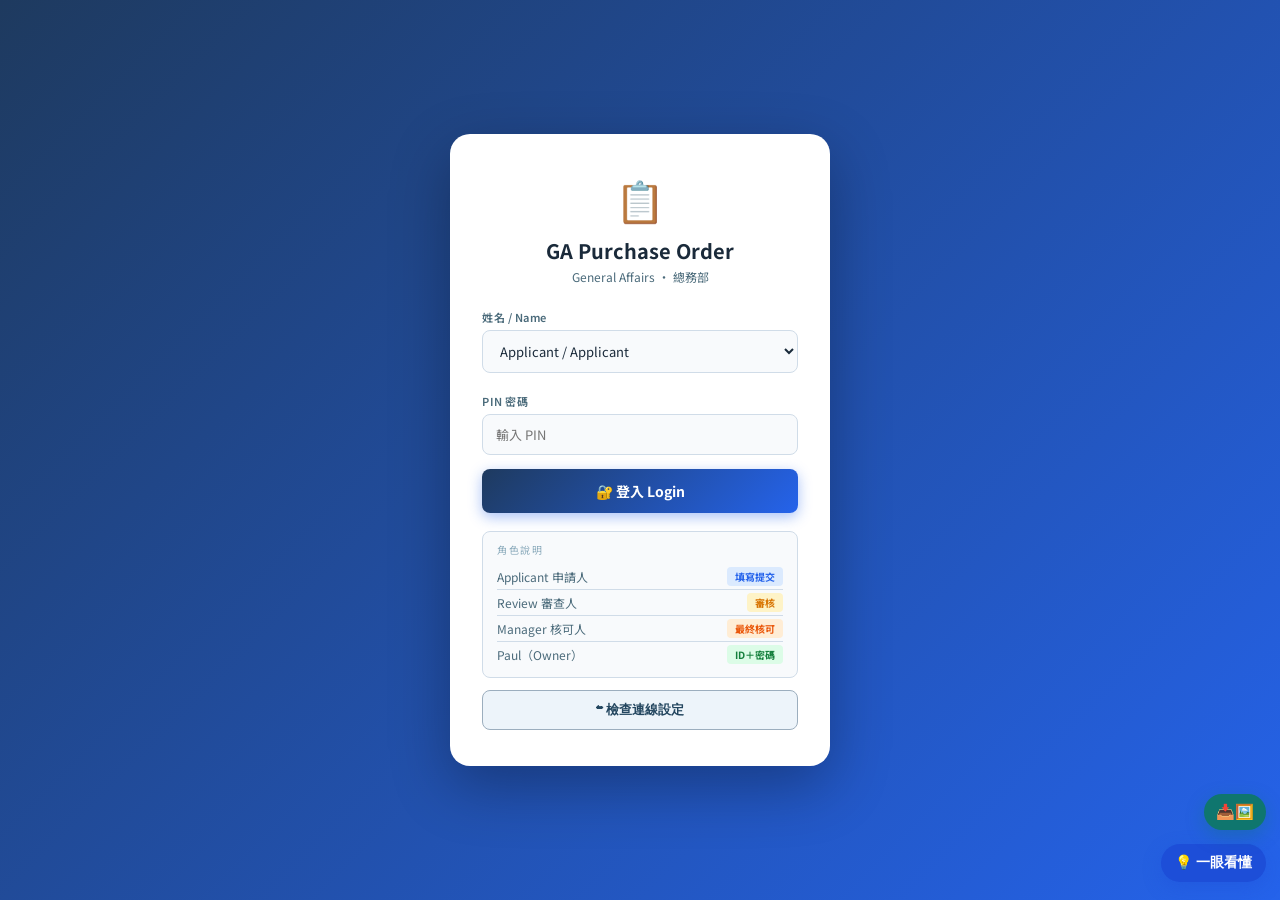
<file: procurement.html>
<!DOCTYPE html>
<html lang="zh-TW">
<head>
<meta charset="UTF-8"/>
<meta name="viewport" content="width=device-width,initial-scale=1.0"/>
<title>AC-GA-EXP · Procurement Center 採購中心</title>
<script src="shared/xlsx.full.min.js?v=0.18.5-local-20260824" onerror="this.onerror=null;this.src='https://cdnjs.cloudflare.com/ajax/libs/xlsx/0.18.5/xlsx.full.min.js'"></script>
<style>
@import url('https://fonts.googleapis.com/css2?family=Noto+Sans+TC:wght@400;500;700&family=IBM+Plex+Mono:wght@400;600&display=swap');
*{box-sizing:border-box;margin:0;padding:0}
:root{
  --bg:#f0f4f8;--bg2:#ffffff;--bg3:#e8eef5;--bg4:#f8fafc;
  --border:#d0dce8;--border2:#b0c4d8;
  --text:#1a2a3a;--text2:#4a6a7a;--text3:#8aaabb;
  --green:#16a34a;--green-bg:#dcfce7;--green-border:#86efac;
  --blue:#2563eb;--blue-bg:#dbeafe;--blue-border:#93c5fd;
  --amber:#d97706;--amber-bg:#fef3c7;--amber-border:#fcd34d;
  --red:#dc2626;--red-bg:#fee2e2;--red-border:#fca5a5;
  --orange:#ea580c;--orange-bg:#ffedd5;--orange-border:#fdba74;
  --c-clean:#059669;--c-stat:#2563eb;--c-toner:#ea580c;
  --shadow:0 1px 3px rgba(0,0,0,0.1),0 1px 2px rgba(0,0,0,0.06);
  --shadow-md:0 4px 6px rgba(0,0,0,0.07),0 2px 4px rgba(0,0,0,0.06);
}
body{min-height:100vh;background:var(--bg);font-family:'Noto Sans TC',sans-serif;color:var(--text);font-size:14px}

/* ── LOGIN ── */
#login-screen{position:fixed;inset:0;background:linear-gradient(135deg,#1e3a5f,#2563eb);
  display:flex;align-items:center;justify-content:center;z-index:999;padding:20px}
.login-box{background:#fff;border-radius:20px;padding:36px 32px;width:100%;max-width:380px;
  box-shadow:0 20px 60px rgba(0,0,0,0.3)}
.login-logo{text-align:center;margin-bottom:24px}
.login-logo .icon{font-size:40px;display:block;margin-bottom:8px}
.login-logo h1{font-size:20px;font-weight:700;color:var(--text)}
.login-logo p{font-size:12px;color:var(--text2);margin-top:3px}
.fl{font-size:11px;font-weight:600;color:var(--text2);margin-bottom:5px;letter-spacing:.5px}
.fi,.fs{width:100%;background:#f8fafc;border:1.5px solid var(--border);border-radius:8px;
  padding:10px 13px;color:var(--text);font-size:13px;outline:none;margin-bottom:14px;
  font-family:inherit;transition:border-color .2s}
.fi:focus,.fs:focus{border-color:var(--blue)}
.fs option{background:#fff}
.login-btn{width:100%;background:linear-gradient(135deg,#1e3a5f,#2563eb);border:none;
  border-radius:8px;padding:12px;color:#fff;font-size:14px;font-weight:700;
  cursor:pointer;font-family:inherit;box-shadow:0 4px 14px rgba(37,99,235,0.4)}
#lerr{color:var(--red);font-size:12px;text-align:center;margin-top:8px;display:none}
.role-hint{margin-top:18px;background:var(--bg4);border:1px solid var(--border);
  border-radius:8px;padding:10px 14px}
.rh-t{font-size:10px;letter-spacing:1.5px;text-transform:uppercase;color:var(--text3);margin-bottom:7px}
.rh-row{display:flex;justify-content:space-between;align-items:center;
  padding:3px 0;border-bottom:1px solid var(--border);font-size:12px;color:var(--text2)}
.rh-row:last-child{border:none}
.rh-badge{padding:2px 8px;border-radius:4px;font-size:10px;font-weight:700}

/* ── NAV TABS ── */
#page-tabs{background:#fff;border-bottom:2px solid var(--border);padding:0 20px;
  display:flex;gap:0;position:sticky;top:0;z-index:90;box-shadow:var(--shadow);
  /* 2026-11-22：分頁列太長時在列內左右滑，不再把整頁撐寬（手機整頁變寬、資訊卡要左右拉的原因） */
  overflow-x:auto;overflow-y:hidden;max-width:100vw;scrollbar-width:none;-webkit-overflow-scrolling:touch}
#page-tabs::-webkit-scrollbar{display:none}
@media(max-width:760px){#page-tabs{padding:0 6px}.ptab{padding:12px 12px;font-size:12.5px}}
html,body{max-width:100%;overflow-x:hidden}
.ptab{padding:14px 20px;font-size:13px;font-weight:600;color:var(--text2);
  cursor:pointer;border-bottom:2px solid transparent;margin-bottom:-2px;
  display:flex;align-items:center;gap:6px;transition:all .15s;white-space:nowrap}
.ptab.on{color:var(--blue);border-bottom-color:var(--blue)}
.ptab:hover:not(.on){color:var(--text);background:var(--bg4)}

/* ── HEADER ── */
#header{background:#fff;border-bottom:1px solid var(--border);padding:12px 20px;
  position:sticky;top:48px;z-index:80;box-shadow:var(--shadow)}
.hdr{max-width:1040px;margin:0 auto;display:flex;align-items:center;
  justify-content:space-between;flex-wrap:wrap;gap:8px}
.hdr-l .dept{font-size:9px;letter-spacing:2px;text-transform:uppercase;color:var(--text3)}
.hdr-l h1{font-size:16px;font-weight:700;color:var(--text);margin-top:1px}
.hdr-r{display:flex;align-items:center;gap:8px;flex-wrap:wrap}
.user-chip{display:flex;align-items:center;gap:6px;background:var(--bg4);
  border:1px solid var(--border);border-radius:16px;padding:4px 10px 4px 5px}
.uav{width:22px;height:22px;border-radius:50%;display:flex;align-items:center;
  justify-content:center;font-size:10px;font-weight:700}
.role-tag{font-size:9px;padding:2px 7px;border-radius:4px;font-weight:700}
.lang-sw{display:flex;background:var(--bg3);border-radius:6px;overflow:hidden;border:1px solid var(--border)}
.lang-sw button{padding:4px 9px;border:none;cursor:pointer;font-size:11px;font-weight:600;
  background:transparent;color:var(--text2);font-family:inherit}
.lang-sw button.on{background:#fff;color:var(--blue);box-shadow:var(--shadow)}
#msel{background:#fff;border:1.5px solid var(--border);color:var(--text);
  padding:5px 9px;border-radius:6px;font-size:11px;font-family:'IBM Plex Mono',monospace;cursor:pointer}
#logout-btn{background:transparent;border:1px solid var(--red-border);
  border-radius:6px;padding:4px 11px;color:var(--red);font-size:11px;cursor:pointer;font-family:inherit}
#sel-badge{background:var(--green-bg);border:1px solid var(--green-border);
  border-radius:10px;padding:3px 9px;font-size:11px;color:var(--green);display:none;font-weight:600}

/* ── PAGE SECTIONS ── */
.page{display:none;max-width:1040px;margin:0 auto;padding:16px}
.page.on{display:block}

/* ── PO PAGE ── */
#swrap{position:relative;margin-bottom:12px}
#si{position:absolute;left:11px;top:50%;transform:translateY(-50%);color:var(--text3);pointer-events:none}
#sinput{width:100%;background:#fff;border:1.5px solid var(--border);border-radius:8px;
  padding:9px 34px 9px 32px;color:var(--text);font-size:13px;outline:none;font-family:inherit;
  box-shadow:var(--shadow);transition:border-color .2s}
#sinput:focus{border-color:var(--blue)}
#sclear{position:absolute;right:10px;top:50%;transform:translateY(-50%);
  background:none;border:none;color:var(--text3);cursor:pointer;font-size:15px;display:none}
#tabs{display:flex;gap:6px;margin-bottom:14px;overflow-x:auto;padding-bottom:2px}
.tab{background:#fff;border:1.5px solid var(--border);border-radius:8px;padding:7px 14px;
  color:var(--text2);cursor:pointer;font-size:12px;white-space:nowrap;
  display:flex;align-items:center;gap:5px;font-family:inherit;box-shadow:var(--shadow);
  font-weight:500;transition:all .15s}
.tab.on{color:#fff;border-color:transparent}
.tc{border-radius:6px;padding:1px 6px;font-size:10px;font-weight:700}

/* ── CARDS ── */
#grid{display:grid;grid-template-columns:repeat(auto-fill,minmax(168px,1fr));gap:10px;margin-bottom:16px}
.card{background:#fff;border:1.5px solid var(--border);border-radius:12px;overflow:hidden;
  display:flex;flex-direction:column;transition:all .2s;box-shadow:var(--shadow)}
.card.on{border-color:transparent;box-shadow:var(--shadow-md)}
.card.warn{border-color:var(--red-border)!important}
.cimg{height:90px;display:flex;align-items:center;justify-content:center;position:relative;overflow:hidden}
.cemoji{font-size:42px;line-height:1;transition:filter .2s}
.card:not(.on) .cemoji{filter:grayscale(40%) opacity(.7)}
.cgrid{position:absolute;inset:0;opacity:.03;pointer-events:none;
  background-image:repeating-linear-gradient(0deg,#000 0,#000 1px,transparent 1px,transparent 10px),
  repeating-linear-gradient(90deg,#000 0,#000 1px,transparent 1px,transparent 10px)}
.cbadge{position:absolute;top:6px;right:6px;border-radius:10px;padding:2px 7px;
  font-size:10px;font-weight:700;color:#fff;display:none;font-family:'IBM Plex Mono',monospace}
.card.on .cbadge{display:block}
.warn-badge{position:absolute;top:6px;left:6px;background:var(--red);border-radius:6px;
  padding:1px 6px;font-size:9px;font-weight:700;color:#fff}
.cbody{padding:9px 10px 11px;flex:1;display:flex;flex-direction:column;gap:6px}
.cname{font-size:11px;font-weight:700;color:var(--text);line-height:1.3}
.csub{font-size:9px;color:var(--text2)}
.csize{font-size:9px;color:var(--text3)}
.cstock{font-size:9px;color:var(--text2);display:flex;align-items:center;gap:4px}
.cstock.low{color:var(--red);font-weight:600}
.qrow{display:flex;align-items:center;gap:3px}
.qbtn{width:22px;height:22px;border-radius:5px;background:var(--bg3);
  border:1px solid var(--border);color:var(--text);cursor:pointer;font-size:13px;
  font-weight:700;display:flex;align-items:center;justify-content:center;flex-shrink:0;font-family:inherit}
.qinput{flex:1;text-align:center;background:var(--bg4);border:1.5px solid var(--border);
  border-radius:5px;padding:2px 0;color:var(--text);font-size:12px;font-weight:700;
  outline:none;font-family:'IBM Plex Mono',monospace}
.qunit{font-size:9px;color:var(--text2);flex-shrink:0;cursor:pointer;
  text-decoration:underline dotted;text-underline-offset:2px}
.noteinput{background:var(--bg4);border:1px solid var(--border);border-radius:5px;
  padding:3px 7px;color:var(--text2);font-size:9px;outline:none;width:100%;font-family:inherit}

/* ── BOTTOM BTNS ── */
#btns{display:flex;gap:8px;margin-bottom:8px}
.bbtn{border-radius:10px;padding:12px;font-size:13px;font-weight:600;
  font-family:inherit;cursor:default;transition:all .2s;border:1.5px solid var(--border);
  background:#fff;color:var(--text3);box-shadow:var(--shadow)}
#pbtn{flex:1}#sbtn{flex:2}
#pbtn.on{cursor:pointer;background:var(--blue-bg);border-color:var(--blue-border);color:var(--blue)}
#sbtn.on{cursor:pointer;background:linear-gradient(135deg,#14532d,var(--green));
  color:#fff;border-color:transparent;box-shadow:0 4px 14px rgba(22,163,74,0.35)}

/* ── INVENTORY PAGE ── */
.inv-toolbar{display:flex;align-items:center;gap:10px;margin-bottom:16px;flex-wrap:wrap}
.inv-toolbar h2{font-size:16px;font-weight:700;flex:1}
.inv-btn{background:#fff;border:1.5px solid var(--border);border-radius:8px;
  padding:7px 14px;font-size:12px;font-weight:600;cursor:pointer;font-family:inherit;
  display:flex;align-items:center;gap:5px;box-shadow:var(--shadow);color:var(--text);
  transition:all .15s}
.inv-btn:hover{background:var(--bg3)}
.inv-btn.primary{background:var(--blue);color:#fff;border-color:transparent;
  box-shadow:0 3px 10px rgba(37,99,235,0.3)}
.inv-btn.primary:hover{opacity:.9}

/* alert summary */
.alert-bar{background:var(--red-bg);border:1px solid var(--red-border);border-radius:10px;
  padding:10px 14px;margin-bottom:14px;display:none;align-items:center;gap:8px}
.alert-bar.show{display:flex}
.alert-bar-text{font-size:12px;color:var(--red);font-weight:600;flex:1}

/* inventory table */
.inv-table-wrap{background:#fff;border-radius:12px;border:1px solid var(--border);
  overflow:hidden;box-shadow:var(--shadow-md);margin-bottom:16px;overflow-x:auto}
/* 2026-11-22 手機物品列表（學 PSJHR 員工列表：照片＋名稱＋標籤，右邊期末數量，一行三格輸入） */
.inv-card2 .inv-card-head{display:flex;align-items:center;gap:10px;padding:9px 10px;cursor:pointer}
.inv-face{width:46px;height:46px;border-radius:10px;object-fit:cover;flex:none;background:#f1f5f9;border:1px solid var(--border)}
.inv-face-e{display:flex;align-items:center;justify-content:center;font-size:24px}
.inv-who{flex:1;min-width:0}.inv-nm{font-size:14px;font-weight:800;color:var(--text);line-height:1.25;word-break:break-word}
.inv-bd{display:flex;gap:4px;flex-wrap:wrap;margin-top:3px}.inv-bd .mbadge,.inv-bd .miss-pill{margin:0;font-size:10.5px;white-space:nowrap}
.inv-cl{text-align:right;flex:none;min-width:58px}.inv-cl b{display:block;font-size:20px;line-height:1.1}.inv-cl small{font-size:10.5px;font-weight:700;white-space:nowrap}
.inv-row3{display:grid;grid-template-columns:repeat(3,1fr);gap:6px;padding:0 10px 6px}
.inv-row3 label{display:flex;flex-direction:column;gap:2px;font-size:10.5px;font-weight:700;color:var(--text2);min-width:0}
.inv-row3 .itd-input{width:100%;min-width:0;text-align:center;padding:4px;height:36px}
.inv-cl .lb{display:block;color:var(--text2);font-size:10px}
.inv-foot2{display:flex;align-items:center;gap:8px;padding:0 10px 9px;font-size:11px;color:var(--text2)}
.inv-foot2>span{white-space:nowrap}.inv-foot2 .noteinput{flex:1;min-width:0;margin:0}
.inv-foot2 .unit-edit{padding:2px 7px;font-size:11px}
#inv-cards-mobile{max-width:100%;overflow-x:hidden}
/* 2026-11-22 一個物品一行（照片｜名稱｜期初｜採購｜使用｜期末），欄位對齊表頭 */
.inv-r1-head,.inv-r1{display:grid;grid-template-columns:minmax(0,1fr) 46px 46px 46px 44px;gap:5px;align-items:center}
.inv-r1-head{position:sticky;top:0;z-index:3;background:#f8fafc;border:1px solid var(--border);border-radius:9px;padding:6px 8px;margin-bottom:6px;font-size:10.5px;font-weight:800;color:var(--text2);text-align:center}
.inv-r1-head span:first-child{text-align:left}
.inv-row1{margin-bottom:5px;border-radius:9px}
.inv-r1{padding:6px 8px}
.inv-row1 .inv-card-head{display:flex;align-items:center;gap:7px;padding:0;border:0;min-width:0;cursor:pointer}
.inv-row1 .inv-face{width:38px;height:38px;border-radius:8px;object-fit:cover;flex:none;background:#f1f5f9;border:1px solid var(--border)}
.inv-row1 .inv-face-e{display:flex;align-items:center;justify-content:center;font-size:20px}
.inv-row1 .inv-who{flex:1;min-width:0}
.inv-row1 .inv-nm{font-size:13px;font-weight:800;color:var(--text);line-height:1.2;white-space:nowrap;overflow:hidden;text-overflow:ellipsis}
.inv-sub{display:flex;align-items:center;gap:4px;margin-top:2px;font-size:10.5px;color:var(--text2);white-space:nowrap;overflow:hidden}
.inv-sub .inv-ic{font-size:11px}.inv-sub .inv-ic.miss{color:var(--red);font-weight:800}
.inv-sub .unit-edit{padding:0 5px;font-size:10.5px;min-height:20px;line-height:18px}
.inv-nt{border:1px solid var(--border);background:#fff;border-radius:6px;font-size:11px;padding:0 4px;min-height:20px;line-height:18px;opacity:.55}
.inv-nt.on{opacity:1;border-color:var(--amber-border);background:var(--amber-bg,#fffbeb)}
.inv-row1 .itd-input{width:100%;min-width:0;height:36px;padding:2px;text-align:center;font-size:14px}
.inv-row1 .itd-input.buy{border-color:var(--green-border)}.inv-row1 .itd-input.use{border-color:var(--amber-border)}
.inv-row1 .inv-cl{text-align:center;min-width:0}.inv-row1 .inv-cl b{display:block;font-size:17px;line-height:1.1}.inv-row1 .inv-cl small{font-size:10px}
.inv-note{display:none;padding:0 8px 7px}.inv-note.show,.inv-row1.note-open .inv-note{display:block}
.inv-row1.note-open .inv-note.show{display:block}
.inv-note .noteinput{width:100%;margin:0}
.inv-sub .unit-edit,.inv-sub .inv-nt{min-height:22px!important;height:22px;min-width:0!important;line-height:20px;padding:0 6px;flex:none}
.inv-row1 .itd-input{min-height:40px!important;height:40px}
.inv-card{background:#fff;border:1.5px solid var(--border);border-radius:10px;
  margin-bottom:8px;overflow:hidden;box-shadow:var(--shadow)}
.inv-card.low-stock{border-color:var(--red-border);background:var(--red-bg)}
.inv-card-head{padding:10px 12px 8px;border-bottom:1px solid var(--border);
  display:flex;align-items:center;gap:8px}
.inv-card-body{padding:8px 12px 10px;display:grid;grid-template-columns:1fr 1fr;gap:6px 10px}
.inv-field{display:flex;flex-direction:column;gap:2px}
.inv-field-label{font-size:9px;text-transform:uppercase;letter-spacing:.5px;color:var(--text3);font-weight:700}
.inv-field-val{font-size:13px;font-weight:700;font-family:'IBM Plex Mono',monospace}
.inv-table{width:100%;border-collapse:collapse;font-size:12px}
.inv-table th{background:#f0f4f8;padding:9px 10px;text-align:left;font-size:10px;
  font-weight:700;letter-spacing:.5px;text-transform:uppercase;color:var(--text2);
  border-bottom:2px solid var(--border);white-space:nowrap}
.inv-table td{padding:8px 10px;border-bottom:1px solid var(--border);vertical-align:middle}
.inv-table tr:last-child td{border-bottom:none}
.inv-table tr:hover td{background:var(--bg4)}
.inv-table tr.low-stock td{background:var(--red-bg)}
.inv-table tr.low-stock td:first-child{border-left:3px solid var(--red)}
.itd-name{font-weight:700;color:var(--text)}
.itd-cn{font-size:10px;color:var(--text2)}
.itd-num{font-family:'IBM Plex Mono',monospace;font-size:12px;font-weight:600;text-align:right}
.itd-input{width:64px;background:var(--bg4);border:1.5px solid var(--border);
  border-radius:5px;padding:3px 6px;font-size:12px;text-align:right;outline:none;
  font-family:'IBM Plex Mono',monospace;font-weight:600;transition:border-color .2s}
.itd-input:focus{border-color:var(--blue);background:#fff}
.stock-ok{color:var(--green);font-weight:700}
.stock-low{color:var(--red);font-weight:700}
.stock-warn{color:var(--amber);font-weight:700}
.unit-edit{background:none;border:none;color:var(--blue);font-size:11px;cursor:pointer;
  text-decoration:underline dotted;font-family:inherit;padding:0}

/* settings panel */
.settings-grid{display:grid;grid-template-columns:repeat(auto-fill,minmax(280px,1fr));gap:10px;margin-bottom:16px}
.setting-card{background:#fff;border:1px solid var(--border);border-radius:10px;
  padding:12px 14px;box-shadow:var(--shadow)}
.sc-title{font-size:10px;font-weight:700;letter-spacing:1px;text-transform:uppercase;
  color:var(--text2);margin-bottom:10px}
.sc-row{display:flex;align-items:center;gap:8px;padding:5px 0;
  border-bottom:1px solid var(--border)}
.sc-row:last-child{border:none}
.sc-label{flex:1;font-size:12px;color:var(--text)}
.sc-input{width:80px;background:var(--bg4);border:1.5px solid var(--border);
  border-radius:5px;padding:3px 6px;font-size:12px;text-align:right;outline:none;
  font-family:'IBM Plex Mono',monospace;font-weight:600}
.sc-input:focus{border-color:var(--blue)}
.sc-unit{font-size:10px;color:var(--text3);width:32px}

/* summary cards */
.summary-row{display:grid;grid-template-columns:repeat(auto-fill,minmax(140px,1fr));gap:8px;margin-bottom:16px}
.sum-card{background:#fff;border:1px solid var(--border);border-radius:10px;padding:12px;
  box-shadow:var(--shadow);text-align:center}
.sum-num{font-size:24px;font-weight:700;font-family:'IBM Plex Mono',monospace}
.sum-label{font-size:10px;color:var(--text2);margin-top:3px}

/* ── MODAL ── */
#ov{position:fixed;inset:0;background:rgba(0,0,0,0.5);backdrop-filter:blur(4px);
  display:none;align-items:flex-end;justify-content:center;z-index:200}
#ov.open{display:flex}
#modal{background:#fff;border-radius:20px 20px 0 0;padding:22px 18px 34px;
  width:100%;max-width:580px;max-height:88vh;overflow-y:auto;box-shadow:0 -8px 30px rgba(0,0,0,0.15)}
.mhdr{display:flex;justify-content:space-between;align-items:center;margin-bottom:16px}
.mhdr h2{font-size:16px;font-weight:700;color:var(--text)}
.mclose{background:var(--bg3);border:none;border-radius:7px;
  padding:5px 13px;color:var(--text2);cursor:pointer;font-size:12px;font-family:inherit}
.divider{height:1px;background:var(--border);margin:12px 0}
.mcat{font-size:10px;font-weight:700;letter-spacing:1px;text-transform:uppercase;
  padding-bottom:5px;margin:12px 0 6px;border-bottom:2px solid}
.mrow{display:flex;align-items:center;gap:8px;padding:6px 8px;
  border-radius:7px;background:var(--bg4);margin-bottom:3px;border:1px solid var(--border)}
.memoji{width:30px;height:30px;border-radius:6px;display:flex;align-items:center;
  justify-content:center;font-size:16px;flex-shrink:0}
.mqty{border-radius:6px;padding:3px 10px;font-size:12px;font-weight:700;
  flex-shrink:0;font-family:'IBM Plex Mono',monospace;border:1px solid}

/* apr */
.apr-grid{display:grid;grid-template-columns:1fr 1fr 1fr;gap:8px;margin:12px 0 10px}
.apr-box{background:var(--bg4);border:1.5px solid var(--border);border-radius:8px;
  padding:10px;text-align:center}
.apr-role{font-size:9px;letter-spacing:1.5px;text-transform:uppercase;margin-bottom:4px;font-weight:700}
.apr-name{font-size:12px;font-weight:700;color:var(--text);min-height:17px}
.apr-date{font-size:9px;color:var(--text2);margin-top:1px;font-family:'IBM Plex Mono',monospace}
.apr-badge{font-size:9px;padding:2px 7px;border-radius:6px;margin-top:4px;display:inline-block;font-weight:700}
.act-btn{width:100%;padding:11px;border:none;border-radius:8px;font-size:13px;
  font-weight:700;cursor:pointer;font-family:inherit;margin-top:5px}
.exp-row{display:flex;gap:8px;margin-top:10px}
.ebtn{flex:1;border:none;border-radius:9px;padding:12px 8px;cursor:pointer;
  font-size:12px;font-weight:700;display:flex;flex-direction:column;align-items:center;gap:3px;
  font-family:inherit;color:#fff}
.ebtn .sub{font-size:9px;opacity:.75;font-weight:400}
#rbtn{width:100%;background:var(--bg4);border:1px solid var(--border);
  border-radius:8px;padding:9px;color:var(--text2);cursor:pointer;font-size:12px;margin-top:7px;font-family:inherit}

/* item management modal */
#item-ov{position:fixed;inset:0;background:rgba(0,0,0,0.5);display:none;
  align-items:center;justify-content:center;z-index:300;padding:16px}
#item-ov.open{display:flex}
#item-modal{background:#fff;border-radius:16px;padding:0;width:100%;max-width:520px;
  max-height:90vh;display:flex;flex-direction:column;box-shadow:0 20px 60px rgba(0,0,0,0.2)}
.im-header{padding:18px 20px 14px;border-bottom:1px solid var(--border);flex-shrink:0}
.im-header h3{font-size:15px;font-weight:700;margin-bottom:4px}
.im-tabs{display:flex;gap:6px;margin-top:10px}
.im-tab{padding:5px 14px;border-radius:6px;font-size:12px;font-weight:600;cursor:pointer;
  border:1.5px solid var(--border);background:var(--bg4);color:var(--text2);font-family:inherit}
.im-tab.on{background:var(--blue);color:#fff;border-color:var(--blue)}
.im-body{flex:1;overflow-y:auto;padding:14px 20px}
.im-footer{padding:12px 20px;border-top:1px solid var(--border);display:flex;gap:8px;flex-shrink:0}
.im-close{background:var(--bg3);border:1px solid var(--border);border-radius:7px;
  padding:9px 16px;font-size:13px;cursor:pointer;font-family:inherit;color:var(--text2)}
.im-save{flex:1;background:var(--blue);border:none;border-radius:7px;padding:9px;
  font-size:13px;font-weight:700;cursor:pointer;font-family:inherit;color:#fff}

/* item list rows */
.il-row{display:flex;align-items:center;gap:10px;padding:8px 0;
  border-bottom:1px solid var(--border)}
.il-row:last-child{border:none}
.il-emoji{font-size:20px;width:28px;text-align:center;flex-shrink:0}
.il-name{flex:1;font-size:12px;font-weight:600;color:var(--text)}
.il-sub{font-size:10px;color:var(--text2)}
.il-del{background:var(--red-bg);border:1px solid var(--red-border);border-radius:6px;
  padding:3px 10px;font-size:11px;color:var(--red);cursor:pointer;font-family:inherit;
  flex-shrink:0;font-weight:600}
.il-del:hover{background:var(--red);color:#fff}
.il-hidden{opacity:.4;text-decoration:line-through}

/* add item form */
.add-form{background:var(--bg4);border:1.5px dashed var(--border2);border-radius:10px;padding:14px}
.add-row{display:grid;grid-template-columns:1fr 1fr;gap:8px;margin-bottom:8px}
.add-input{width:100%;background:#fff;border:1.5px solid var(--border);border-radius:7px;
  padding:8px 11px;font-size:12px;outline:none;font-family:inherit;color:var(--text)}
.add-input:focus{border-color:var(--blue)}
.add-sel{width:100%;background:#fff;border:1.5px solid var(--border);border-radius:7px;
  padding:8px 11px;font-size:12px;outline:none;font-family:inherit;color:var(--text)}
.add-btn{width:100%;background:var(--green);border:none;border-radius:7px;padding:9px;
  color:#fff;font-size:12px;font-weight:700;cursor:pointer;font-family:inherit;margin-top:4px}

/* unit modal */
#unit-ov{position:fixed;inset:0;background:rgba(0,0,0,0.4);display:none;
  align-items:center;justify-content:center;z-index:300;padding:20px}
#unit-ov.open{display:flex}
#unit-modal{background:#fff;border-radius:14px;padding:24px;width:100%;max-width:360px;box-shadow:var(--shadow-md)}
.um-title{font-size:15px;font-weight:700;margin-bottom:14px;color:var(--text)}
.um-input{width:100%;background:var(--bg4);border:1.5px solid var(--border);border-radius:8px;
  padding:10px 13px;font-size:14px;outline:none;font-family:inherit;margin-bottom:14px;
  transition:border-color .2s}
.um-input:focus{border-color:var(--blue)}
.um-hint{font-size:11px;color:var(--text2);margin-bottom:16px}
.um-btns{display:flex;gap:8px}
.um-cancel{flex:1;background:var(--bg3);border:1px solid var(--border);border-radius:7px;
  padding:9px;font-size:13px;cursor:pointer;font-family:inherit;color:var(--text2)}
.um-save{flex:2;background:var(--blue);border:none;border-radius:7px;padding:9px;
  font-size:13px;font-weight:700;cursor:pointer;font-family:inherit;color:#fff}
/* ── MONTHLY / NON-MONTHLY ── */
.freq-chip{border:1.5px solid var(--border);background:#fff;border-radius:999px;padding:5px 13px;
  font-size:12px;font-weight:600;color:var(--text2);cursor:pointer;font-family:inherit;box-shadow:var(--shadow)}
.freq-chip.on{background:var(--green);color:#fff;border-color:var(--green)}
.mbadge{display:inline-block;font-size:9px;font-weight:700;padding:1px 6px;border-radius:999px;
  vertical-align:middle;margin-left:5px;white-space:nowrap}
.mbadge.m1{background:var(--green-bg);color:var(--green);border:1px solid var(--green-border)}
.mbadge.m0{background:var(--bg3);color:var(--text2);border:1px solid var(--border)}
.miss-pill{display:inline-block;font-size:9px;font-weight:700;padding:1px 6px;border-radius:999px;
  margin-left:5px;background:var(--red-bg);color:var(--red);border:1px solid var(--red-border)}
.sc-toggle{display:flex;align-items:center;gap:8px;justify-content:space-between;margin-top:8px;
  padding-top:8px;border-top:1px dashed var(--border)}
.tgl{position:relative;width:40px;height:22px;flex-shrink:0;cursor:pointer;display:inline-block}
.tgl input{display:none}
.tgl .tk{position:absolute;inset:0;background:var(--border2);border-radius:999px;transition:.18s}
.tgl .kn{position:absolute;top:2px;left:2px;width:18px;height:18px;background:#fff;border-radius:50%;
  transition:.18s;box-shadow:0 1px 3px rgba(0,0,0,.25)}
.tgl input:checked+.tk{background:var(--green)}
.tgl input:checked+.tk+.kn{left:20px}
</style>
<script src="shared/chart.umd.min.js?v=4.4.1-local-20260824" onerror="this.onerror=null;this.src='https://cdnjs.cloudflare.com/ajax/libs/Chart.js/4.4.1/chart.umd.min.js'"></script>
<link rel="stylesheet" href="shared/ga.css?v=3.9.26" onerror="this.onerror=null;this.href='https://saintdou-weng.github.io/ac-ga-exp/shared/ga.css?v=3.9.26'">
<script src="shared/ga-core.js?v=20261107b"></script>
<script src="shared/ga-cloud-diagnostic.js?v=3.9.23"></script>
<script src="shared/ga-data.js?v=3.9.26"></script>
<script src="shared/ga-import.js?v=20261113-xlsb"></script>
<script src="shared/ga-telegram.js?v=20261112a"></script>
<script src="shared/ga-compact.js?v=20261112a" defer></script>
<script src="shared/ga-vrt-parsers.js?v=3.9.25"></script>
<script>/* GA is not defined fallback：單獨開檔時自動從 GitHub 補載 shared/ */
if(typeof GA==="undefined"){document.write('<scr'+'ipt src="https://saintdou-weng.github.io/ac-ga-exp/shared/ga-core.js?v=20261107b"></scr'+'ipt>');document.write('<scr'+'ipt src="https://saintdou-weng.github.io/ac-ga-exp/shared/ga-data.js?v=3.9.26"></scr'+'ipt>');document.write('<scr'+'ipt src="https://saintdou-weng.github.io/ac-ga-exp/shared/ga-import.js?v=20261113-xlsb"></scr'+'ipt>');document.write('<scr'+'ipt src="https://saintdou-weng.github.io/ac-ga-exp/shared/ga-telegram.js?v=20261112a"></scr'+'ipt>');}
</script>

<link rel="stylesheet" href="shared/ga-po-workspace.css?v=3.9.20">
<style>#cloud-loading{display:none}#cloud-loading.show{display:flex;align-items:center;gap:8px;padding:12px 18px;background:#e8f1fb;color:#174d79;border-bottom:1px solid #9bb9d8}</style>
</head>
<body>

<!-- LOGIN -->
<div id="login-screen">
  <div class="login-box">
    <div class="login-logo">
      <span class="icon">📋</span>
      <h1 data-pr="loginH1">GA Purchase Order</h1>
      <p data-pr="loginDept">General Affairs · 總務部</p>
    </div>
    <div class="fl" data-pr="loginName">姓名 / Name</div>
    <select class="fs" id="lu" onchange="onUserPick()"></select>
    <div id="lrow-tg" style="display:none">
      <div class="fl" style="margin-top:6px" data-pr="loginTg">Telegram ID（Owner 專用）</div>
      <input class="fi" id="ltg" type="text" inputmode="numeric" placeholder="你的 Telegram ID" data-pr-ph="loginTgPh" maxlength="15"/>
    </div>
    <div class="fl" style="margin-top:6px" data-pr="loginPin">PIN 密碼</div>
    <input class="fi" id="lp" type="password" placeholder="輸入 PIN" data-pr-ph="loginPinPh" maxlength="10"/>
    <button class="login-btn" onclick="doLogin()" data-pr="loginBtn">🔐 登入 Login</button>
    <div id="lerr"></div>
    <div class="role-hint">
      <div class="rh-t" data-pr="rhT">角色說明</div>
      <div class="rh-row"><span data-pr="rhApp">Applicant 申請人</span><span class="rh-badge" style="background:var(--blue-bg);color:var(--blue)" data-pr="rhAppB">填寫提交</span></div>
      <div class="rh-row"><span data-pr="rhRev">Review 審查人</span><span class="rh-badge" style="background:var(--amber-bg);color:var(--amber)" data-pr="rhRevB">審核</span></div>
      <div class="rh-row"><span data-pr="rhMgr">Manager 核可人</span><span class="rh-badge" style="background:var(--orange-bg);color:var(--orange)" data-pr="rhMgrB">最終核可</span></div>
      <div class="rh-row"><span data-pr="rhOwn">Paul（Owner）</span><span class="rh-badge" style="background:#dcfce7;color:#15803d" data-pr="rhOwnB">ID＋密碼</span></div>
    </div>
  </div>
</div>

<!-- APP -->
<!-- Cloud loading overlay -->
<div id="cloud-loading" role="status" aria-live="polite">
  <div class="cloud-spin"></div>
  <div class="cloud-txt" id="cloud-txt" data-pr="cloudLoading">☁️ 載入資料中... Loading data...</div>
</div>
<div id="app" style="display:none">
  <!-- Page Tabs -->
  <div id="page-tabs">
    <div class="ptab" onclick="location.href='index.html'" title="AC-GA-EXP Platform" data-pr-title="homeTitle"><span data-pr="tabHome">🏠 平台首頁</span></div>
    <div class="ptab on" onclick="showPage('po')" id="pt-po"><span id="tab-po-lbl">📋 採購申請</span></div>
    <div class="ptab" onclick="showPage('inv')" id="pt-inv"><span id="tab-inv-lbl">📦 庫存管理</span></div>
    <div class="ptab" onclick="showPage('settings')" id="pt-set"><span id="tab-set-lbl">⚙️ 設定</span></div>
    <div class="ptab" onclick="showPage('recv')" id="pt-recv"><span id="tab-recv-lbl">📋 收貨紀錄</span></div>
    <div class="ptab" onclick="showPage('anly')" id="pt-anly"><span id="tab-anly-lbl" data-pr="tabAnly">📊 分析</span></div>
  </div>

  <!-- Header -->
  <div id="header">
    <div class="hdr">
      <div class="hdr-l">
        <div class="dept" data-pr="dept">AC-GA-EXP · Procurement Center 採購中心</div>
        <h1 id="htitle">日常用品採購單</h1>
      </div>
      <div class="hdr-r">
        <div id="ga-cloud" class="ga-cloud idle" style="margin-right:4px"></div>
        <button class="inv-btn" onclick="procCloudUp()" title="上傳雲端 Upload" data-pr-title="ttUp">⬆️☁</button>
        <button class="inv-btn" onclick="procCloudDown()" title="下載雲端 Download" data-pr-title="ttDown">⬇️☁</button>
        <button class="inv-btn" onclick="procImport()" title="智慧匯入 Smart Import" data-pr-title="ttImp">📥</button>
        <button class="inv-btn" onclick="procTelegram()" title="Telegram 摘要 Summary" data-pr-title="ttTg">✈️</button>
        <div id="sel-badge"></div>
        <div class="user-chip">
          <div class="uav" id="uav"></div>
          <span id="uname" style="font-size:12px;color:var(--text)"></span>
          <span class="role-tag" id="urole"></span>
        </div>
        <div class="lang-sw">
          <button class="on" data-l="zh" onclick="setL('zh')">中</button>
          <button data-l="en" onclick="setL('en')">EN</button>
          <button data-l="km" onclick="setL('km')">ខ្មែរ</button>
        </div>
        <select id="msel" onchange="onMonthChange(+this.value)"></select>
        <button id="logout-btn" onclick="doLogout()" data-pr="logout">↩ Logout</button>
      </div>
    </div>
  </div>

  <!-- PO PAGE -->
  <div class="page on" id="page-po">
    <div id="swrap">
      <span id="si">🔍</span>
      <input id="sinput" placeholder="搜尋用品名稱 / Search items..." data-pr-ph="searchPh" oninput="onSrch(this.value)"/>
      <button id="sclear" onclick="clrSrch()">×</button>
    </div>
    <div id="tabs"></div>
    <div id="grid"></div>
    <div id="btns">
      <button class="bbtn" id="pbtn" onclick="openMod()" data-pr="pbtn0">📋 預覽 (0)</button>
      <button class="bbtn" id="sbtn" onclick="doSubmit()" data-pr="sbtn0">📤 提交申請</button>
    </div>
    <!-- Review/Approve banner — shown when PO is pending action -->
    <div id="review-banner" style="display:none;margin-top:12px;border-radius:12px;
      padding:16px 18px;border:2px solid">
      <div id="rb-title" style="font-size:14px;font-weight:700;margin-bottom:6px"></div>
      <div id="rb-sub" style="font-size:12px;color:var(--text2);margin-bottom:14px"></div>
      <div style="display:flex;gap:8px">
        <button id="rb-ok" onclick="rbAction(true)" style="flex:2;padding:12px;border:none;
          border-radius:9px;font-size:13px;font-weight:700;cursor:pointer;font-family:inherit;color:#fff"></button>
        <button id="rb-no" onclick="rbAction(false)" style="flex:1;padding:12px;
          background:var(--red-bg);border:1px solid var(--red-border);border-radius:9px;
          font-size:13px;font-weight:700;cursor:pointer;font-family:inherit;color:var(--red)"></button>
      </div>
      <button onclick="openMod()" style="width:100%;margin-top:8px;background:var(--bg3);
        border:1px solid var(--border);border-radius:8px;padding:9px;font-size:12px;
        cursor:pointer;font-family:inherit;color:var(--text2)" id="rb-preview"></button>
    </div>
  </div>

  <!-- INVENTORY PAGE -->
  <div class="page" id="page-inv">
    <div class="inv-toolbar">
      <h2 id="inv-h2">📦 <span id="inv-title">庫存管理</span></h2>
      <div style="background:var(--blue-bg);border:1px solid var(--blue-border);border-radius:8px;
        padding:6px 12px;font-size:11px;color:var(--blue);display:flex;align-items:center;gap:6px">
        <span id="inv-ref-label">📋 <span id="inv-ref-txt">申請月份：</span></span>
        <select id="po-month-ref" style="background:transparent;border:none;color:var(--blue);
          font-size:11px;font-weight:700;cursor:pointer;outline:none" onchange="onPoMonthRefChange(+this.value)"></select>
        <span id="inv-arrow">→</span>
        <span id="inv-showing-label" style="font-weight:700"></span>
      </div>
      <button class="inv-btn primary" onclick="saveInv()"><span id="inv-save-label">💾 儲存記錄</span></button>
      <button class="inv-btn" onclick="exportInvExcel()"><span id="inv-exp-label">📊 匯出 Excel</span></button>
      <button class="inv-btn" onclick="exportYearExcel(YEAR)" style="background:var(--blue-bg);color:var(--blue);border-color:var(--blue-border)"><span data-pr="invYear">📥 全年 Year</span></button>
    </div>

    <!-- Alert bar -->
    <div class="alert-bar" id="alert-bar">
      <span style="font-size:18px">⚠️</span>
      <div class="alert-bar-text" id="alert-text"></div>
    </div>

    <!-- Summary -->
    <div class="summary-row" id="inv-summary"></div>

    <!-- Monthly vs Non-monthly filter + carryover note -->
    <div id="inv-freq-bar" style="display:flex;align-items:center;gap:8px;flex-wrap:wrap;margin-bottom:10px">
      <div style="display:flex;gap:6px">
        <button class="freq-chip on" id="fq-all" onclick="setInvFreq('all')"></button>
        <button class="freq-chip" id="fq-month" onclick="setInvFreq('monthly')"></button>
        <button class="freq-chip" id="fq-irr" onclick="setInvFreq('irregular')"></button>
      </div>
      <div id="inv-carry-note" style="font-size:11px;color:var(--text2);background:var(--green-bg);
        border:1px solid var(--green-border);border-radius:8px;padding:5px 11px"></div>
    </div>

    <!-- Table -->
    <!-- Desktop table -->
    <div class="inv-table-wrap" id="inv-table-desktop">
      <table class="inv-table">
        <thead id="inv-thead"></thead>
        <tbody id="inv-tbody"></tbody>
      </table>
    </div>
    <!-- Mobile cards -->
    <div id="inv-cards-mobile" style="display:none"></div>

    <!-- PO History -->
    <div style="margin-top:24px">
      <h3 id="po-hist-title" style="font-size:14px;font-weight:700;color:var(--text);margin-bottom:10px" data-pr="poHist">📋 採購記錄 PO History</h3>
      <div id="po-hist-list"></div>
    </div>
  </div>

  <!-- SETTINGS PAGE -->
  <div class="page" id="page-settings">
    <div class="inv-toolbar">
      <h2>⚙️ <span id="set-title">設定</span></h2>
      <button class="inv-btn" onclick="openItemManager()" id="manage-items-btn">
        📝 <span id="manage-items-lbl">新增/刪除物品</span>
      </button>
      <button class="inv-btn primary" onclick="saveSettings()"><span id="set-save-lbl">💾 儲存設定</span></button>
    </div>
    <div style="background:var(--blue-bg);border:1px solid var(--blue-border);border-radius:10px;
      padding:12px 16px;margin-bottom:16px;font-size:12px;color:var(--blue)">
      <span data-pr-html="setHint">💡 在這裡設定每個物品的<b>計量單位</b>和<b>安全庫存數量</b>。庫存低於安全庫存時顯示 ⚠️ 警告。</span>
    </div>
    <div class="settings-grid" id="settings-grid"></div>
  </div>

  <!-- RECEIVE RECORDS PAGE -->
  <div class="page" id="page-recv">
    <div class="inv-toolbar">
      <h2>📋 <span id="recv-title">收貨紀錄</span></h2>
      <button class="inv-btn primary" onclick="openRecvForm('receive')"><span id="recv-add-r">➕ 新增收貨</span></button>
      <button class="inv-btn" onclick="openRecvForm('issue')"><span id="recv-add-i">➖ 新增領用</span></button>
      <button class="inv-btn" onclick="document.getElementById('recv-xls').click()"><span id="recv-imp">📥 匯入 Excel</span></button>
      <input type="file" id="recv-xls" accept=".xlsx,.xls" style="display:none" onchange="importRecvExcel(this)"/>
      <button class="inv-btn" onclick="exportRecvExcel()"><span id="recv-exp">📊 匯出 Excel</span></button>
    </div>
    <div style="background:var(--blue-bg);border:1px solid var(--blue-border);border-radius:10px;
      padding:12px 16px;margin-bottom:14px;font-size:12px;color:var(--blue)" id="recv-note"></div>
    <div style="display:flex;gap:6px;margin-bottom:12px;flex-wrap:wrap">
      <button class="freq-chip on" id="rcf-all" onclick="setRecvFilter('all')"></button>
      <button class="freq-chip" id="rcf-recv" onclick="setRecvFilter('receive')"></button>
      <button class="freq-chip" id="rcf-use" onclick="setRecvFilter('issue')"></button>
    </div>
    <div class="inv-table-wrap">
      <table class="inv-table"><thead id="recv-thead"></thead><tbody id="recv-tbody"></tbody></table>
    </div>
  </div>

  <!-- ANALYTICS PAGE (v2) -->
  <div class="page" id="page-anly">
    <div id="anly-period" style="margin-bottom:12px"></div>
    <div class="ga-kpis" id="anly-kpis" style="margin-bottom:12px"></div>
    <div class="ga-charts">
      <div class="ga-chart"><div class="ga-chart-t" data-t="chStatus">狀態分布</div><div class="ga-chart-box"><canvas id="pc-status"></canvas></div></div>
      <div class="ga-chart"><div class="ga-chart-t" data-t="chCat">分類金額</div><div class="ga-chart-box"><canvas id="pc-cat"></canvas></div></div>
      <div class="ga-chart"><div class="ga-chart-t" data-t="chTrend">月度趨勢</div><div class="ga-chart-box"><canvas id="pc-trend"></canvas></div></div>
      <div class="ga-chart"><div class="ga-chart-t" data-t="chLow">低庫存 Top</div><div class="ga-chart-box"><canvas id="pc-low"></canvas></div></div>
    </div>
    <div class="ga-card" style="margin-top:12px"><div id="anly-tbl"></div></div>
  </div>
</div>

<!-- RECEIVE RECORD MODAL -->
<div id="recv-ov" onclick="if(event.target===this)closeRecvOv()" style="display:none;position:fixed;inset:0;
  background:rgba(0,0,0,.4);z-index:1000;align-items:center;justify-content:center;padding:16px">
  <div style="background:#fff;border-radius:16px;width:100%;max-width:420px;box-shadow:0 20px 60px rgba(0,0,0,.3)">
    <div class="mhdr" style="display:flex;align-items:center;justify-content:space-between;padding:16px 18px;border-bottom:1px solid var(--border)">
      <h2 id="recv-mtitle" style="font-size:16px;font-weight:700" data-pr="recvMTitle">收貨</h2>
      <button class="mclose" onclick="closeRecvOv()" style="background:var(--bg3);border:none;border-radius:7px;padding:6px 11px;cursor:pointer;font-size:12px;color:var(--text2)">✕</button>
    </div>
    <div style="padding:16px 18px">
      <input type="hidden" id="rec-id"/>
      <div style="display:flex;gap:10px;margin-bottom:12px">
        <div style="flex:1">
          <div class="fl" id="rec-l-type">類型</div>
          <select class="fi" id="rec-type" style="width:100%">
            <option value="receive" id="rec-opt-r">收貨/採購</option>
            <option value="issue" id="rec-opt-i">領用/發放</option>
          </select>
        </div>
        <div style="flex:1">
          <div class="fl" id="rec-l-date">日期</div>
          <input class="fi" type="date" id="rec-date" style="width:100%"/>
        </div>
      </div>
      <div class="fl" id="rec-l-item">品項</div>
      <select class="fi" id="rec-item" style="width:100%;margin-bottom:12px"></select>
      <div style="display:flex;gap:10px;margin-bottom:12px">
        <div style="flex:1"><div class="fl" id="rec-l-qty">數量</div><input class="fi" type="number" min="0" step="0.0001" id="rec-qty" value="1" style="width:100%"/></div>
        <div style="flex:1"><div class="fl" id="rec-l-dept">部門/供應商</div><input class="fi" id="rec-dept" style="width:100%"/></div>
      </div>
      <div class="fl" id="rec-l-req">經手人</div>
      <input class="fi" id="rec-req" style="width:100%;margin-bottom:12px"/>
      <div class="fl" id="rec-l-remarks">備註</div>
      <input class="fi" id="rec-remarks" style="width:100%;margin-bottom:16px"/>
      <button class="login-btn" onclick="saveRecvRecord()" id="rec-save" style="width:100%">💾 儲存</button>
    </div>
  </div>
</div>

<div id="ov" onclick="closeOv(event)">
  <div id="modal">
    <div class="mhdr">
      <h2 id="mtitle" data-pr="mTitle">📋 採購清單預覽</h2>
      <button class="mclose" onclick="closeMod()" data-pr="mClose">✕ 關閉</button>
    </div>
    <div id="mmeta" style="font-size:11px;color:var(--text2);margin-bottom:10px"></div>
    <div id="mlist"></div>
    <div class="divider"></div>
    <div style="font-size:11px;font-weight:700;color:var(--text2);text-transform:uppercase;letter-spacing:.5px;margin-bottom:10px" data-pr="mFlow">📝 簽核流程</div>
    <div class="apr-grid" id="apr-grid"></div>
    <div id="apr-action"></div>
    <div class="divider"></div>
    <div style="font-size:10px;color:var(--text2);text-align:center;margin-bottom:8px" data-pr="mExpFmt">匯出格式</div>
    <div class="exp-row">
      <button class="ebtn" style="background:linear-gradient(135deg,#14532d,#16a34a)" onclick="exportExcel()">
        <span style="font-size:20px">📊</span><span data-pr="mXls">下載 Excel</span><span class="sub">.xlsx</span></button>
      <button class="ebtn" style="background:linear-gradient(135deg,#7f1d1d,#dc2626)" onclick="exportPDF()">
        <span style="font-size:20px">🖨️</span><span data-pr="mPdf">列印/PDF</span><span class="sub" data-pr="mPrint">Print</span></button>
    </div>
    <button id="rbtn" onclick="resetAll()" data-pr="mReset">🔄 清空重填</button>
  </div>
</div>

<!-- ITEM MANAGEMENT MODAL -->
<div id="item-ov" onclick="closeItemOv(event)">
  <div id="item-modal">
    <div class="im-header">
      <h3>⚙️ <span id="im-title">管理物品清單</span></h3>
      <div style="font-size:11px;color:var(--text2)" id="im-sub">新增、刪除或隱藏物品。刪除的物品不會消失，只會隱藏。</div>
      <div class="im-tabs">
        <button class="im-tab on" onclick="imSwitchTab('list')" id="imt-list">📋 <span id="imt-list-lbl">現有物品</span></button>
        <button class="im-tab" onclick="imSwitchTab('add')" id="imt-add">➕ <span id="imt-add-lbl">新增物品</span></button>
      </div>
    </div>
    <div class="im-body" id="im-body"></div>
    <div class="im-footer">
      <button class="im-close" onclick="closeItemOv()">✕ <span id="im-close-lbl">關閉</span></button>
      <button class="im-save" onclick="saveItemChanges()">✅ <span id="im-save-lbl">儲存變更</span></button>
    </div>
  </div>
</div>

<!-- UNIT EDIT MODAL -->
<div id="unit-ov" onclick="closeUnitOv(event)">
  <div id="unit-modal">
    <div class="um-title" id="um-title" data-pr="umTitle">修改計量單位</div>
    <div class="um-hint" id="um-item-name" style="font-weight:600;color:var(--text);margin-bottom:8px"></div>
    <div class="um-hint" data-pr="umHint">輸入新的計量單位，例如：pcs、box、btl、pack、roll、kg、L</div>
    <input class="um-input" id="um-input" placeholder="輸入單位..." data-pr-ph="umPh"/>
    <div class="um-btns">
      <button class="um-cancel" onclick="closeUnitOv()" data-pr="umCancel">取消</button>
      <button class="um-save" onclick="saveUnit()" data-pr="umSave">✅ 儲存</button>
    </div>
  </div>
</div>

<script>
// ════════════════════════════════
// GAS CLOUD SYNC
// ════════════════════════════════
/* ── AC-GA-EXP 平台共用設定（index.html 設定中心寫入）── */
const ACCFG=(()=>{try{return JSON.parse(localStorage.getItem('ac_ga_exp_config')||'{}')}catch(e){return{}}})();
const GAS_URL = (ACCFG.gasUrl&&ACCFG.gasUrl.trim()) || "https://script.google.com/macros/s/AKfycbxPTXdEhjb4vhAxO-fQYYLnt_m4BZNkVsPiYVmyUzA-kxgr_b4VMC9yayXQCOS7xYYWAQ/exec";
const _params = new URLSearchParams(location.search);
/* v2：URL 的 role/name 一律忽略（不可作為身分）。
   僅接受 GAS 簽發的 session token，或 Telegram deep-link 帶的 uid（需回後端換 session）。 */
const _SESSION = _params.get("session") || (GA.cfg().session || "");
const _UID     = _params.get("uid") || "";

let _saveTimer = null;
async function saveStateCloud(){
  try{
    const compactOrds={};
    Object.entries(ords).forEach(([k,v])=>{if(v&&(v.qty>0||v.note))compactOrds[k]=v;});
    const data={ords:compactOrds,poStatus,sigs,curMonth,itemSettings,poNumber,submitAckId,hiddenItems,customItems,recvLog};
    try{if(window.GA&&GA.cloud){GA.cloud.mount('#ga-cloud');GA.cloud.set('sync','Auto saving…')}}catch(_){ }
    await GA.gasPost('saveState',data);
    try{if(window.GA&&GA.cloud){GA.cloud.set('up','Auto saved');GA.saveCfg({sync_procurement:new Date().toISOString()})}}catch(_){ }
    return true;
  }catch(e){console.warn("Cloud save failed:",e);try{if(window.GA&&GA.cloud)GA.cloud.set('err',e.message||'Auto save failed')}catch(_){ }return false;}
}
function saveState(){
  clearTimeout(_saveTimer);
  _saveTimer=setTimeout(saveStateCloud,250);
}
async function loadStateCloud(){
  try{
    const json=await GA.gasGet('getState');
    if(json.ok&&json.data){
      const s=json.data;
      if(s.ords){ Object.entries(s.ords).forEach(([k,v])=>{ords[k]=v;}); }
      if(s.poStatus) poStatus=s.poStatus;
      if(s.sigs) sigs=s.sigs;
      if(s.curMonth!=null) curMonth=s.curMonth;
      if(s.itemSettings) itemSettings=s.itemSettings;
      if(s.poNumber) poNumber=s.poNumber;
      if(s.submitAckId) submitAckId=String(s.submitAckId);
      if(s.hiddenItems) hiddenItems=s.hiddenItems;
      if(s.recvLog) recvLog=s.recvLog;
      if(s.customItems){
        customItems=s.customItems;
        customItems.forEach(i=>{
          if(!ords[i.id]) ords[i.id]={qty:0,note:""};
          if(!itemSettings[i.id]) itemSettings[i.id]={unit:i.unit||"pcs",safetyStock:5};
        });
      }
      return true;
    }
  }catch(e){console.warn("Cloud load failed:",e);}
  return false;
}

async function loadInvCloud(year){
  try{
    const json=await GA.gasGet('getInventory',{year:year});
    if(json.ok&&json.data){
      Object.entries(json.data).forEach(([month,items])=>{
        const key=`${year}_${month}`;
        invRecords[key]=items;
      });
      return true;
    }
  }catch(e){console.warn("Inv load failed:",e);}
  return false;
}

async function saveInvCloud(year, month, records){
  try{
    await GA.gasPost('saveInventory',{year,month,records});
    return true;
  }catch(e){console.warn("Inv save failed:",e);throw e;}
}

async function exportYearExcel(year){
  try{
    showCloudLoading(L3(`☁️ 載入 ${year} 年資料...`,`☁️ Loading ${year} data...`,`☁️ កំពុងផ្ទុកទិន្នន័យឆ្នាំ ${year}...`));
    const [histJson, invJson]=await Promise.all([
      GA.gasGet('getHistory',{year:year}),
      GA.gasGet('getInventory',{year:year}),
    ]);
    hideCloudLoading();
    if(histJson.ok && invJson.ok){
      generateYearExcel(year, histJson.data||[], invJson.data||{});
    } else {
      alert(L3("Export failed / 匯出失敗","Export failed","នាំចេញបរាជ័យ"));
    }
  }catch(e){ hideCloudLoading(); alert(L3("Error: ","Error: ","កំហុស៖ ")+e.message); }
}

// ════════════════════════════════
// USERS
// ════════════════════════════════
const USERS = [
  /* 登入：一般角色用密碼；Owner（Paul）需「Telegram ID + 密碼」雙重驗證，
     其他人即使知道密碼也進不了核可角色。 */
  {id:"u1", name:"Applicant", nameEn:"Applicant", pin:"1111", role:"applicant"},
  {id:"u2", name:"Review",    nameEn:"Review",    pin:"2222", role:"verifier"},
  {id:"u3", name:"Manager",   nameEn:"Manager",   pin:"2026", role:"approver"},
  {id:"u9", name:"Paul",      nameEn:"Paul",      pin:"2026", role:"owner", tgId:"5026942575"},
];
const RC = {
  applicant:{label:"申請人",en:"Applicant",km:"អ្នកស្នើសុំ",color:"#2563eb",bg:"#dbeafe",border:"#93c5fd"},
  verifier: {label:"審查人",en:"Verifier", km:"អ្នកត្រួតពិនិត្យ",color:"#059669",bg:"#d1fae5",border:"#6ee7b7"},
  approver: {label:"核可人",en:"Approver", km:"អ្នកអនុម័ត",color:"#dc2626",bg:"#fee2e2",border:"#fca5a5"},
  owner:    {label:"管理者",en:"Manager",  km:"អ្នកគ្រប់គ្រង",color:"#7c3aed",bg:"#ede9fe",border:"#c4b5fd"}, /* v3.9.28: owner (Paul) — was missing, caused a crash on owner login */
};
function getCSS(v){return getComputedStyle(document.documentElement).getPropertyValue(v).trim();}

// ════════════════════════════════
// ITEMS
// ════════════════════════════════
const CATS = {
  cleaning:{icon:"🧹",color:"#059669",bgLight:"#d1fae5",lz:"清潔用品",le:"Cleaning",items:[
    {id:4, name:"Baby Powder",        cn:"嬰兒爽身粉",  e:"🧴",bg:"#a7f3d0"},
    {id:8, name:"Big Poly Bag",       cn:"大垃圾袋",    e:"🗑️",bg:"#6ee7b7"},
    {id:15,name:"Bleach",             cn:"漂白水",      e:"🧪",bg:"#a7f3d0"},
    {id:21,name:"Face Mask",          cn:"口罩",        e:"😷",bg:"#6ee7b7"},
    {id:22,name:"Hand Wash",          cn:"洗手液",      e:"🧴",bg:"#a7f3d0"},
    {id:24,name:"Insect Killer",      cn:"殺蟲劑",      e:"🦟",bg:"#fde68a"},
    {id:27,name:"Mr. Muscle",         cn:"威猛先生",    e:"💪",bg:"#fca5a5"},
    {id:28,name:"Mop",                cn:"拖把",        e:"🪣",bg:"#bfdbfe"},
    {id:31,name:"Plastic Glove",      cn:"膠手套",      e:"🧤",bg:"#ddd6fe"},
    {id:35,name:"Plastic Broom",      cn:"塑膠掃把",    e:"🪠",bg:"#a7f3d0"},
    {id:66,name:"Broom",               cn:"掃把",         e:"🧹",bg:"#d1fae5"},
    {id:38,name:"Soap Powder",        cn:"洗衣粉",      e:"🫧",bg:"#bae6fd"},
    {id:39,name:"Small Poly Bag",     cn:"小垃圾袋",    e:"🛍️",bg:"#6ee7b7"},
    {id:49,name:"Tissue Paper",       cn:"紙巾",        e:"🧻",bg:"#fde68a"},
    {id:50,name:"Toilet Bleach",      cn:"廁所漂白水",  e:"🚽",bg:"#bfdbfe"},
    {id:56,name:"Fresher Spray",       cn:"空氣清新劑",  e:"🌸",bg:"#d1fae5"},
    {id:58,name:"Toilet Paper",        cn:"廁紙",        e:"🧻",bg:"#fde68a"},
    {id:60,name:"Clear Plastic Bag",   cn:"透明膠袋",    e:"🛍️",bg:"#a7f3d0"},
  ]},
  stationery:{icon:"✏️",color:"#2563eb",bgLight:"#dbeafe",lz:"文具用品",le:"Stationery",items:[
    {id:1, name:"A4 Paper",               cn:"A4 紙",        e:"📄",bg:"#bfdbfe"},
    {id:2, name:"A4 Paper (Color)",       cn:"A4 彩色紙",    e:"🗒️",bg:"#ddd6fe"},
    {id:3, name:"Battery AAA",            cn:"AAA 電池",     e:"🔋",bg:"#fde68a"},
    {id:9, name:"Battery AA",             cn:"AA 電池",      e:"🔋",bg:"#fde68a"},
    {id:5, name:"Big Book",               cn:"大本筆記",     e:"📔",bg:"#bbf7d0"},
    {id:6, name:"Brown Envelope A4",      cn:"牛皮信封 A4",  e:"✉️",bg:"#fed7aa"},
    {id:7, name:"Brown Envelope A5",      cn:"牛皮信封 A5",  e:"✉️",bg:"#fed7aa"},
    {id:10,name:"Blue Pen",               cn:"藍色原子筆",   e:"🖊️",bg:"#bfdbfe"},
    {id:11,name:"Binder Clip 19mm",       cn:"長尾夾 19mm",  e:"🖇️",bg:"#ddd6fe"},
    {id:12,name:"Binder Clip 32mm",       cn:"長尾夾 32mm",  e:"🖇️",bg:"#ddd6fe"},
    {id:13,name:"Binder Clip 41mm",       cn:"長尾夾 41mm",  e:"🖇️",bg:"#ddd6fe"},
    {id:14,name:"Binder Clip 51mm",       cn:"長尾夾 51mm",  e:"🖇️",bg:"#ddd6fe"},
    {id:16,name:"Correction Pen",         cn:"塗改筆",       e:"🖊️",bg:"#fce7f3"},
    {id:17,name:"Clip File",              cn:"夾文件",       e:"📁",bg:"#bfdbfe"},
    {id:18,name:"Dry Correction Pen",     cn:"乾式塗改帶",   e:"📝",bg:"#fce7f3"},
    {id:19,name:"Double Tape",            cn:"雙面膠紙",     e:"📎",bg:"#fde68a"},
    {id:20,name:"Envelope",               cn:"信封",         e:"✉️",bg:"#fed7aa"},
    {id:23,name:"High Lighter",           cn:"螢光筆",       e:"🖍️",bg:"#fef9c3"},
    {id:25,name:"Stamp Ink",              cn:"印台墨水",     e:"🔏",bg:"#ddd6fe"},
    {id:26,name:"Whiteboard Marker",      cn:"白板筆",       e:"🖊️",bg:"#bfdbfe"},
    {id:29,name:"Note Book",              cn:"筆記本",       e:"📓",bg:"#bbf7d0"},
    {id:30,name:"Pencil",                 cn:"鉛筆",         e:"✏️",bg:"#fde68a"},
    {id:32,name:"Paper Clip",             cn:"萬字夾",       e:"📎",bg:"#ddd6fe"},
    {id:33,name:"Permanent Marker Blue",  cn:"油性筆（藍）", e:"🖊️",bg:"#bfdbfe"},
    {id:34,name:"Permanent Marker Black", cn:"油性筆（黑）", e:"🖊️",bg:"#e5e7eb"},
    {id:36,name:"Ruler",                  cn:"間尺",         e:"📏",bg:"#fde68a"},
    {id:37,name:"Red Pen",                cn:"紅色原子筆",   e:"🔴",bg:"#fca5a5"},
    {id:40,name:"Staple #10",             cn:"訂書針 #10",   e:"📌",bg:"#fca5a5"},
    {id:41,name:"Clear Tape",             cn:"透明膠紙",     e:"🔲",bg:"#e0f2fe"},
    {id:65,name:"Small Clear Tape",        cn:"小透明膠紙",   e:"🔲",bg:"#e0f2fe"},
    {id:42,name:"Tailor Chalk",           cn:"裁縫粉筆",     e:"🪡",bg:"#fce7f3"},
    {id:43,name:"Tape Measure",           cn:"皮尺",         e:"📐",bg:"#fde68a"},
    {id:51,name:"Yellow Tape",            cn:"黃色膠紙",     e:"📏",bg:"#fef9c3"},
    {id:52,name:"Case ID Card",           cn:"員工証套",     e:"🪪",bg:"#bfdbfe"},
    {id:53,name:"ID Card",                cn:"員工証",       e:"🪪",bg:"#bfdbfe"},
    {id:54,name:"Clipboard",               cn:"夾板",         e:"📋",bg:"#bfdbfe"},
    {id:55,name:"Plastic Clear Sheet",     cn:"透明膠套",     e:"📄",bg:"#e0f2fe"},
    {id:57,name:"String Folder",           cn:"繩子文件夾",   e:"📁",bg:"#ddd6fe"},
    {id:61,name:"Binder Clip 25mm",        cn:"長尾夾 25mm",  e:"🖇️",bg:"#ddd6fe"},
    {id:62,name:"Glue Stick",              cn:"固體膠",       e:"🖊️",bg:"#fde68a"},
    {id:63,name:"A4 Paper (180g)",         cn:"A4紙 180g",   e:"📄",bg:"#bfdbfe"},
    {id:64,name:"Clear Plastic Folder",    cn:"透明文件夾",   e:"📁",bg:"#e0f2fe"},
  ]},
  toner:{icon:"🖨️",color:"#ea580c",bgLight:"#ffedd5",lz:"碳粉/設備",le:"Toner",items:[
    {id:44,name:"Toner 79A",cn:"碳粉 79A",e:"🖨️",bg:"#fed7aa"},
    {id:45,name:"Toner 63", cn:"碳粉 63", e:"🖨️",bg:"#fde68a"},
    {id:46,name:"Toner 85A",cn:"碳粉 85A",e:"🖨️",bg:"#fca5a5"},
    {id:47,name:"Toner 61A",cn:"碳粉 61A",e:"🖨️",bg:"#fed7aa"},
    {id:48,name:"Toner A45",cn:"碳粉 A45",e:"🖨️",bg:"#fde68a"},
    {id:59,name:"Toner HP110",cn:"碳粉 HP110",e:"🖨️",bg:"#fed7aa"},
  ]}
};

const MO=["Jan","Feb","Mar","Apr","May","Jun","Jul","Aug","Sep","Oct","Nov","Dec"];
const MZ=["一月","二月","三月","四月","五月","六月","七月","八月","九月","十月","十一月","十二月"];
const MK=["មករា","កុម្ភៈ","មីនា","មេសា","ឧសភា","មិថុនា","កក្កដា","សីហា","កញ្ញា","តុលា","វិច្ឆិកា","ធ្នូ"];
/* v3.9.26 i18n: 3-way text picker (zh / en / km; km falls back to en) + localized month name */
function L3(zh,en,km){return lang==="zh"?zh:(lang==="km"&&km!=null&&km!==""?km:en);}
function MN(i){return L3(MZ[i],MO[i],MK[i]);}
/* Item / category display names (display only; ids and stored names unchanged). */
const ITEM_KM={4:"ម្សៅក្មេង",8:"ថង់សំរាមធំ",15:"ទឹកក្លរ",21:"ម៉ាស់",22:"សាប៊ូលាងដៃ",24:"ថ្នាំសម្លាប់សត្វល្អិត",27:"Mr. Muscle (ទឹកលាងសម្អាត)",28:"អំបោសជូតការ៉ូ",31:"ស្រោមដៃកៅស៊ូ",35:"អំបោសប្លាស្ទិក",66:"អំបោស",38:"ម្សៅសាប៊ូ",39:"ថង់សំរាមតូច",49:"ក្រដាសអនាម័យ",50:"ទឹកក្លរលាងបង្គន់",56:"ទឹកអប់បន្ទប់",58:"ក្រដាសបង្គន់",60:"ថង់ប្លាស្ទិកថ្លា",1:"ក្រដាស A4",2:"ក្រដាស A4 ពណ៌",3:"ថ្មពិល AAA",9:"ថ្មពិល AA",5:"សៀវភៅធំ",6:"ស្រោមសំបុត្រត្នោត A4",7:"ស្រោមសំបុត្រត្នោត A5",10:"ប៊ិចខៀវ",11:"ដង្កៀបក្រដាស 19mm",12:"ដង្កៀបក្រដាស 32mm",13:"ដង្កៀបក្រដាស 41mm",14:"ដង្កៀបក្រដាស 51mm",16:"ប៊ិចលុប",17:"ថតឯកសារមានដង្កៀប",18:"បង់លុប",19:"ស្កុតពីរមុខ",20:"ស្រោមសំបុត្រ",23:"ប៊ិចពណ៌គូសចំណាំ",25:"ទឹកខ្មៅត្រា",26:"ប៊ិចក្ដារស",29:"សៀវភៅកត់ត្រា",30:"ខ្មៅដៃ",32:"ដង្កៀបក្រដាសតូច",33:"ប៊ិចហ្វឺតមិនលុប (ខៀវ)",34:"ប៊ិចហ្វឺតមិនលុប (ខ្មៅ)",36:"បន្ទាត់",37:"ប៊ិចក្រហម",40:"ឃ្នាប #10",41:"ស្កុតថ្លា",65:"ស្កុតថ្លាតូច",42:"ដីសកាត់ដេរ",43:"ខ្សែម៉ែត្រវាស់",51:"ស្កុតលឿង",52:"ស្រោមកាតបុគ្គលិក",53:"កាតបុគ្គលិក",54:"ក្ដារតោងក្រដាស",55:"ស្រោមប្លាស្ទិកថ្លា",57:"ថតឯកសារមានខ្សែ",61:"ដង្កៀបក្រដាស 25mm",62:"កាវដុំ",63:"ក្រដាស A4 180g",64:"ថតឯកសារប្លាស្ទិកថ្លា",44:"ទឹកខ្មៅព្រីន (Toner) 79A",45:"ទឹកខ្មៅព្រីន (Toner) 63",46:"ទឹកខ្មៅព្រីន (Toner) 85A",47:"ទឹកខ្មៅព្រីន (Toner) 61A",48:"ទឹកខ្មៅព្រីន (Toner) A45",59:"ទឹកខ្មៅព្រីន (Toner) HP110"};
const CAT_KM={Cleaning:"សម្ភារៈអនាម័យ",Stationery:"សម្ភារៈការិយាល័យ",Toner:"ទឹកខ្មៅព្រីន / ឧបករណ៍"};
function IN(it){if(!it)return "";return L3(it.cn||it.name,it.name,it.nameKm||(typeof it.id==="number"?ITEM_KM[it.id]:null));}
function CN(d){return L3(d.lz,d.le,d.lk||CAT_KM[d.le]);}
const YEAR=new Date().getFullYear();

// ════════════════════════════════
// STATE
// ════════════════════════════════
let lang=(typeof GA !== 'undefined' && GA.lang)||'zh', cu=null, activeCat="cleaning", curMonth=new Date().getMonth(), srchQ="";
let ords={}, poStatus="draft", sigs={applicant:null,verifier:null,approver:null};
let poNumber=null; // assigned on approval
let submitAckId=""; // server PO id proving Applicant submit reached GAS/Telegram flow
let submitInFlight=false;
let hiddenItems={}; // id -> true means hidden from grid
let customItems=[]; // [{id,name,cn,e,bg,catKey,unit}] user-added items, e.g. "PO-2026-03-001"
let unitEditing=null; // {id, name}
let invDisplayMonth=(new Date().getMonth()+11)%12; // default = previous month

// Per-item settings (unit, safety stock, avg usage)
let itemSettings = {}; // id -> {unit, safetyStock, avgUsage, autoSafety}

// Inventory records: month_year -> id -> {open, purchase, used, close, note}
let invRecords = {};

// Per-transaction receive/issue log: [{id,date,type,itemId,qty,dept,requester,remarks}]
let recvLog = [];
let recvFilter = "all"; // all | receive | issue

function initOrds(){
  ords={};
  Object.values(CATS).forEach(c=>c.items.forEach(i=>{ords[i.id]={qty:0,note:""}}));
  poStatus="draft"; sigs={applicant:null,verifier:null,approver:null};
  submitAckId="";
}
initOrds();

// ── PERSIST STATE via localStorage ──
const LS_KEY="ga_po_state";

// saveState & loadState replaced by cloud versions above
function loadState(){ return false; } // stub - cloud handles loading

function clearPOState(){
  // Only clear the PO order (not inventory/settings)
  ords={};
  Object.values(CATS).forEach(c=>c.items.forEach(i=>{ords[i.id]={qty:0,note:""}}));
  poStatus="draft"; sigs={applicant:null,verifier:null,approver:null};
  poNumber=null; submitAckId="";
  saveState();
}

// Init default settings
// monthly default: toner/equipment = false (不定期), everything else = true (每月固定採購)
function defaultMonthly(catKey){ return catKey!=="toner"; }
function initSettings(){
  itemSettings={};
  Object.entries(CATS).forEach(([catKey,c])=>c.items.forEach(i=>{
    itemSettings[i.id]={unit:"pcs",safetyStock:5,monthly:defaultMonthly(catKey)};
  }));
}
initSettings();

// Ensure every known item has a `monthly` flag (back-fill for items loaded from cloud
// before this feature existed, and for custom items).
function ensureMonthlyFlags(){
  Object.entries(CATS).forEach(([catKey,c])=>c.items.forEach(i=>{
    if(!itemSettings[i.id]) itemSettings[i.id]={unit:"pcs",safetyStock:5,monthly:defaultMonthly(catKey)};
    if(itemSettings[i.id].monthly===undefined) itemSettings[i.id].monthly=defaultMonthly(catKey);
  }));
  customItems.forEach(i=>{
    if(!itemSettings[i.id]) itemSettings[i.id]={unit:i.unit||"pcs",safetyStock:5,monthly:defaultMonthly(i.catKey)};
    if(itemSettings[i.id].monthly===undefined) itemSettings[i.id].monthly=defaultMonthly(i.catKey);
  });
}
function getMonthly(id){ return !!(itemSettings[id]&&itemSettings[id].monthly); }
function catKeyOf(id){
  for(const [k,d] of Object.entries(CATS)){ if(d.items.some(i=>i.id===id)) return k; }
  const ci=customItems.find(i=>i.id===id); return ci?ci.catKey:"stationery";
}
// inventory monthly/non-monthly view filter
let invFreqFilter="all"; // all | monthly | irregular

function getMonthKey(m,y){return `${y}_${String(m).padStart(2,'0')}`;}
function getInvMonth(m){
  const key=getMonthKey(m,YEAR);
  if(!invRecords[key]) invRecords[key]={};
  const allItms=[...Object.values(CATS).flatMap(c=>c.items),...customItems];
  // Only carry from prev month if this month has NO data at all from cloud
  const hasCloudData=Object.keys(invRecords[key]).length>0;
  if(!hasCloudData){
    // Carry prev month close → this month open (one month only)
    const prevM=(m+11)%12; const prevY=m===0?YEAR-1:YEAR;
    const prevKey=getMonthKey(prevM,prevY);
    const prevRec=invRecords[prevKey]||{};
    allItms.forEach(i=>{
      const pc=prevRec[i.id]?.close||0;
      invRecords[key][i.id]={open:pc,purchase:0,used:0,close:pc,note:""};
    });
  } else {
    // Month has cloud data - only fill in missing items (new items added later)
    allItms.forEach(i=>{
      if(!invRecords[key][i.id])
        invRecords[key][i.id]={open:0,purchase:0,used:0,close:0,note:""};
    });
  }
  return invRecords[key];
}

const allItems=()=>{
  const base=Object.values(CATS).flatMap(d=>d.items.map(i=>({...i,color:d.color,bgLight:d.bgLight})));
  const custom=customItems.map(i=>{
    const d=CATS[i.catKey]||Object.values(CATS)[0];
    return {...i,color:d.color,bgLight:d.bgLight,sz:i.sz||""};
  });
  return [...base,...custom].filter(i=>!hiddenItems[i.id]);
};
const ordItems=()=>allItems().filter(i=>ords[i.id]?.qty>0);
const totalN=()=>ordItems().length;
const getUnit=(id)=>itemSettings[id]?.unit||"pcs";
const getSafety=(id)=>{
  return itemSettings[id]?.safetyStock||0;
};

// ════════════════════════════════
// PAGE NAVIGATION
// ════════════════════════════════
function showPage(p){
  document.querySelectorAll(".page").forEach(el=>el.classList.remove("on"));
  document.querySelectorAll(".ptab").forEach(el=>el.classList.remove("on"));
  document.getElementById("page-"+p).classList.add("on");
  document.getElementById("pt-"+(p==="settings"?"set":p)).classList.add("on");
  const titles={po:lang==="zh"?"日常用品採購單":lang==="km"?"ការបញ្ជាទិញ":"Monthly Supplies Order",
    inv:lang==="zh"?"庫存管理":lang==="km"?"ស្តុក":"Inventory",settings:lang==="zh"?"設定":lang==="km"?"ការកំណត់":"Settings",
    recv:lang==="zh"?"收貨紀錄":lang==="km"?"ការទទួល":"Receive Records",
    anly:lang==="zh"?"採購分析":lang==="km"?"ការវិភាគ":"Procurement Analytics"};
  document.getElementById("htitle").textContent=titles[p]||titles.po;
  if(p==="inv"){ syncInvMonthDisplay(); renderInv(); loadPOHistory(); }
  if(p==="settings") renderSettings();
  if(p==="recv") renderRecv();
  if(p==="anly"){ loadPOHistory(); renderAnalytics(); }
}

function onPoMonthRefChange(poMonth){
  // inventory shows the PREVIOUS month relative to PO month
  invDisplayMonth=(poMonth+11)%12;
  syncInvMonthDisplay();
  renderInv();
}

function syncInvMonthDisplay(){
  const poM=+document.getElementById("po-month-ref").value;
  invDisplayMonth=(poM+11)%12;
  const prevLabel=MN(invDisplayMonth);
  const poLabel=MN(poM);
  document.getElementById("inv-showing-label").textContent=
    (L3(`顯示 ${prevLabel} 庫存`,`Showing ${prevLabel} stock`,`កំពុងបង្ហាញស្តុក ${prevLabel}`));
}

// ════════════════════════════════
// LOGIN
// ════════════════════════════════
function generateYearExcel(year, poHistory, invData){
  if(typeof XLSX==="undefined"){alert(L3("SheetJS not loaded","SheetJS not loaded","មិនទាន់ផ្ទុក SheetJS")); return;}
  const wb=XLSX.utils.book_new();
  const months=["Jan","Feb","Mar","Apr","May","Jun","Jul","Aug","Sep","Oct","Nov","Dec"];
  const monthsZh=["一月","二月","三月","四月","五月","六月","七月","八月","九月","十月","十一月","十二月"];

  // ── Sheet 1: PO History ──
  const poRows=[["流水號 PO#","年份 Year","月份 Month","狀態 Status",
    "申請人 Applicant","審查人 Verifier","核可人 Approver",
    "提交日 Submit","核可日 Approve","品項數 Items"]];
  poHistory.forEach(po=>{
    const statusMap={APPROVED:"已核可 ✅",RETURNED:"已退回 ↩",REJECTED:"已拒絕 ❌",
      SUBMITTED:"等待審查",VERIFIED:"等待核可"};
    poRows.push([po.poNumber||"(N/A)", po.year, months[po.month]||po.month,
      statusMap[po.status]||po.status, po.applicant||"", po.verifier||"", po.approver||"",
      po.submitDate||"", po.approveDate||"", (po.items||[]).length]);
    // Add item detail rows
    (po.items||[]).forEach(item=>{
      poRows.push(["  └", "", `  ${item.cn} / ${item.name}`, "", "", "", "", "", "", item.qty+" pcs"]);
    });
  });
  const ws1=XLSX.utils.aoa_to_sheet(poRows);
  ws1["!cols"]=[{wch:20},{wch:8},{wch:15},{wch:14},{wch:14},{wch:14},{wch:14},{wch:12},{wch:12},{wch:8}];
  XLSX.utils.book_append_sheet(wb, ws1, `PO_${year}`);

  // ── Sheet 2: Inventory per month ──
  const allItms=allItems();
  const invRows=[["物品 Item","中文 Chinese","類別 Cat",
    ...months.flatMap(m=>[`${m} 期初`,`${m} 採購`,`${m} 使用`,`${m} 期末`])]];
  allItms.forEach(item=>{
    const row=[item.name, item.cn, item.color===CATS.cleaning.color?"清潔":
      item.color===CATS.stationery?.color?"文具":"碳粉"];
    months.forEach((_,mi)=>{
      const monthData=invData[mi]||{};
      const rec=monthData[item.id]||{open:0,purchase:0,used:0,close:0};
      row.push(rec.open||0, rec.purchase||0, rec.used||0, rec.close||0);
    });
    invRows.push(row);
  });
  const ws2=XLSX.utils.aoa_to_sheet(invRows);
  ws2["!cols"]=[{wch:22},{wch:16},{wch:8},...Array(48).fill({wch:7})];
  XLSX.utils.book_append_sheet(wb, ws2, `Inventory_${year}`);

  XLSX.writeFile(wb, `GA_PO_${year}.xlsx`);
}

function initLogin(){
  const sel=document.getElementById("lu");
  USERS.forEach(u=>{
    const opt=document.createElement("option");
    opt.value=u.id;
    opt.textContent=`${u.name} / ${u.nameEn}`;
    sel.appendChild(opt);
  });
  onUserPick();
  // v2 自動登入：優先用 session token；否則若帶 uid 就向後端換 session
  if(_SESSION){
    GA.gasGet("whoami",{session:_SESSION}).then(r=>{
      const w=r.data;
      if(w&&w.authenticated){
        GA.setSession(_SESSION);
        cu={id:"tg",name:w.name,nameEn:w.name,role:w.role};
        enterApp();
      }
    }).catch(()=>{});
    return;
  }
  if(_UID){
    GA.gasPost("issueSession",{tgId:_UID}).then(r=>{
      const d=r.data;
      if(d&&d.session){
        GA.setSession(d.session);
        cu={id:"tg",name:d.name,nameEn:d.name,role:d.role};
        enterApp();
      }
    }).catch(()=>{});
  }
}
function enterApp(){
  document.getElementById("login-screen").style.display="none";
  document.getElementById("app").style.display="block";
  showCloudLoading();
  loadStateCloud().then(()=>{ hideCloudLoading(); bootApp(); });
}
function onUserPick(){
  const u=USERS.find(x=>x.id===document.getElementById("lu").value);
  document.getElementById("lrow-tg").style.display=(u&&u.tgId)?"block":"none";
}
function doLogin(){
  const uid=document.getElementById("lu").value;
  const pin=document.getElementById("lp").value;
  const err=document.getElementById("lerr");
  err.style.display="block"; err.style.color="var(--red)";
  if(!uid){err.textContent=L3("請選擇姓名","Please select your name","សូមជ្រើសឈ្មោះរបស់អ្នក");return;}
  const user=USERS.find(u=>u.id===uid);
  if(!user){err.textContent=L3("使用者不存在","User not found","រកមិនឃើញអ្នកប្រើ");return;}
  // Owner：必須 Telegram ID + 密碼皆正確
  if(user.tgId){
    const tg=document.getElementById("ltg").value.trim();
    if(tg!==user.tgId){err.textContent=L3("❌ Telegram ID 不正確","❌ Incorrect Telegram ID","❌ Telegram ID មិនត្រឹមត្រូវ");return;}
  }
  if(user.pin!==pin){err.textContent=L3("❌ PIN 錯誤，請重試","❌ Wrong PIN, please try again","❌ PIN មិនត្រឹមត្រូវ សូមព្យាយាមម្ដងទៀត");return;}
  cu={...user};
  err.style.display="none";
  // v3.9.27: every PIN login gets a server session (Submit / Review / Approve need it)
  _procLoginSession(true).catch(()=>{});
  enterApp();
}
function doLogout(){
  try{ GA.saveCfg({session:''}); }catch(e){}
  cu=null;initOrds();
  document.getElementById("login-screen").style.display="flex";
  document.getElementById("app").style.display="none";
  document.getElementById("lp").value="";
  document.getElementById("lerr").style.display="none";
}

// ════════════════════════════════
// BOOT
// ════════════════════════════════
function showCloudLoading(msg){
  document.getElementById("cloud-txt").textContent = msg || PRT("cloudLoading");
  document.getElementById("cloud-loading").classList.add("show");
}
function hideCloudLoading(){
  document.getElementById("cloud-loading").classList.remove("show");
}

/* v3.9.29: a monthly PO is for the coming month (apply in Sep for Oct, or early Oct for Oct).
   Default: day 1–10 → this month, later → next month (December stays December: one-year list). */
function _procDefaultMonth(){const d=new Date(),m=d.getMonth();return d.getDate()<=10||m===11?m:m+1;}
function _procMonthHint(m){
  const now=new Date(),cm=now.getMonth();
  if(m<cm) return L3(`⚠️ 「${MN(m)}」是過去的月份。月採購單是申請下個月（或月初申請當月）的採買。`,`⚠️ "${MO[m]}" is a past month. A monthly PO is for next month (or this month, early in the month).`,`⚠️ "${MK[m]}" ជាខែកន្លងផុត។ បញ្ជាទិញប្រចាំខែគឺសម្រាប់ខែក្រោយ។`);
  if(m===cm&&now.getDate()>10) return L3(`⚠️ 現在已過月初，月採購單通常是申請「${MN((cm+1)%12)}」。確定要申請本月「${MN(m)}」？`,`⚠️ It is past the start of the month — a monthly PO is usually for "${MO[(cm+1)%12]}". Request this month ("${MO[m]}") anyway?`,`⚠️ ហួសដើមខែហើយ — ជាធម្មតាស្នើសម្រាប់ "${MK[(cm+1)%12]}"។`);
  return '';
}
function bootApp(){
  // State already loaded from cloud before bootApp is called
  ensureMonthlyFlags(); // back-fill 每月/非每月 flags for items loaded from cloud
  if(poStatus==="draft"&&curMonth<new Date().getMonth()) curMonth=_procDefaultMonth(); /* v3.9.29: never start on a past month */

  const ms=document.getElementById("msel");
  ms.innerHTML=MO.map((m,i)=>`<option value="${i}"${i===curMonth?" selected":""}>${L3(m,m,MK[i])} ${YEAR}</option>`).join("");
  ms.onchange=e=>{curMonth=+e.target.value; saveState(); render(); const h=_procMonthHint(curMonth); if(h){try{GA.toast(h,'warn');}catch(_){ }}};

  // PO month reference selector for inventory
  const ims=document.getElementById("po-month-ref");
  ims.innerHTML=MO.map((m,i)=>`<option value="${i}"${i===curMonth?" selected":""}>${MN(i)} ${YEAR}</option>`).join("");
  invDisplayMonth=(curMonth+11)%12;
  // Load inventory from Sheets
  loadInvCloud(YEAR).then(()=>renderInv());

  const rc=RC[cu.role];
  const av=document.getElementById("uav");
  av.textContent=(cu.name).charAt(0);
  av.style.background=rc.color; av.style.color="#fff";
  // Add role color stripe to header
  document.getElementById("header").style.borderBottom=`3px solid ${rc.color}`;
  document.getElementById("uname").textContent=cu.name;
  const rt=document.getElementById("urole");
  rt.textContent=L3(rc.label,rc.en,rc.km);
  rt.style.background=rc.bg; rt.style.color=rc.color;
  rt.style.border=`1px solid ${rc.border}`;

  render();
  // v3.9.15c: always load authoritative PO history on startup.
  // This keeps Summary, Review/Approve status and Telegram message state aligned with GAS.
  loadPOHistory().then(()=>_procReconcileCurrentFromHistory()).catch(()=>{});
}

// ════════════════════════════════
// RENDER PO
// ════════════════════════════════
function render(){
  document.querySelectorAll(".lang-sw button").forEach(b=>
    b.classList.toggle("on",(lang==="zh"&&b.textContent==="中")||(lang==="en"&&b.textContent==="EN")));
  const n=totalN();
  const sb=document.getElementById("sel-badge");
  sb.style.display=n>0?"block":"none";
  sb.textContent=L3(`已選 ${n} 項`,`${n} items`,`បានជ្រើស ${n} មុខ`);
  const pb=document.getElementById("pbtn"),xb=document.getElementById("sbtn");
  pb.textContent=`📋 ${L3("預覽","Preview","មើលជាមុន")} (${n})`;
  xb.textContent=`📤 ${L3("提交申請","Submit","ដាក់ស្នើ")}`;
  const editable=poStatus==="draft";
  const canPreview=n>0||(cu.role!=="applicant"&&poStatus!=="draft");
  if(canPreview){pb.classList.add("on")}else{pb.classList.remove("on")}
  const canApplicantSubmit=cu&&cu.role==="applicant"&&poStatus==="draft"&&n>0;
  if(canApplicantSubmit){xb.classList.add("on")}else{xb.classList.remove("on")}
  xb.style.display=(cu&&cu.role==="applicant"&&poStatus==="draft")?"":"none";
  renderReviewBanner();
  renderTabs(); renderGrid();
}

function renderTabs(){
  if(srchQ){document.getElementById("tabs").innerHTML="";return;}
  document.getElementById("tabs").innerHTML=Object.entries(CATS).map(([key,d])=>{
    const n=d.items.filter(i=>ords[i.id]?.qty>0).length;
    const on=activeCat===key; const col=d.color;
    return `<button class="tab${on?" on":""}" style="${on?`background:${col};border-color:${col};color:#fff`:""}"
      onclick="setCat('${key}')">
      ${d.icon} ${CN(d)}
      ${n>0?`<span class="tc" style="background:${on?"rgba(255,255,255,0.3)":col};color:${on?"#fff":"#fff"}">${n}</span>`:""}
    </button>`;
  }).join("");
}

function renderGrid(){
  const editable=poStatus==="draft";
  const items=srchQ
    ? allItems().filter(i=>i.name.toLowerCase().includes(srchQ.toLowerCase())||i.cn.includes(srchQ))
    : [...CATS[activeCat].items,...customItems.filter(i=>i.catKey===activeCat)].map(i=>({...i,color:CATS[activeCat].color,bgLight:CATS[activeCat].bgLight})).filter(i=>!hiddenItems[i.id]);

  document.getElementById("grid").innerHTML=items.map(item=>{
    const o=ords[item.id]||(ords[item.id]={qty:0,note:""}); const on=o.qty>0; const col=item.color;
    const unit=getUnit(item.id);
    const safety=getSafety(item.id);
    const invM=getInvMonth(curMonth);
    const curStock=invM[item.id]?.close||0;
    const isLow=curStock>0&&curStock<=safety;
    const lb=IN(item);
    const sb2=""; /* v3.9.26: only the current-language name is shown */
    const cardBg=on?item.bgLight:"#fff";
    const borderCol=on?col:isLow?"#fca5a5":"#d0dce8";
    return `<div class="card${on?" on":""}${isLow?" warn":""}"
      style="border-color:${borderCol};background:${cardBg};${on?`box-shadow:0 4px 12px ${col}33`:""}">
      <div class="cimg" style="background:${on?item.bg+"dd":item.bg+"55"}">
        <span class="cemoji">${item.e}</span>
        <div class="cgrid"></div>
        ${on?`<div class="cbadge" style="background:${col}">${o.qty} ${unit}</div>`:""}
        ${isLow?`<div class="warn-badge">⚠️ ${L3("庫存低","Low stock","ស្តុកទាប")}</div>`:""}
      </div>
      <div class="cbody">
        <div>
          <div class="cname" style="color:${on?col:""}">${lb}</div>
          <div class="csub">${sb2}</div>
          ${curStock>0?`<div class="cstock${isLow?" low":""}">${isLow?"⚠️":"📦"} ${L3("庫存","Stock","ស្តុក")}: ${curStock} ${unit}</div>`:""}
        </div>
        ${editable?`
        <div class="qrow">
          <button class="qbtn" style="${on?`background:${col}22;border-color:${col}44`:""}" onclick="chQ('${item.id}',-1)">−</button>
          <input class="qinput" type="number" min="0" value="${o.qty}"
            style="${on?`border-color:${col}66;color:${col}`:""}"
            step="0.0001" onchange="setQ('${item.id}',this.value)"/>
          <button class="qbtn" style="${on?`background:${col}22;border-color:${col}44`:""}" onclick="chQ('${item.id}',1)">+</button>
          <span class="qunit" onclick="openUnitEdit('${item.id}')" title="${L3("點擊修改單位","Tap to change unit","ចុចដើម្បីប្ដូរឯកតា")}">${unit}</span>
        </div>
        <input class="noteinput" placeholder="${L3("備註...","Note...","កំណត់សម្គាល់...")}" value="${GA.esc(o.note||'')}" oninput="setN('${item.id}',this.value)"/>
        `:`<div style="font-size:12px;font-weight:700;color:${on?col:"var(--text3)"};">${on?o.qty+" "+unit:"—"}</div>`}
      </div>
    </div>`;
  }).join("");
}

// ════════════════════════════════
// RENDER INVENTORY
// ════════════════════════════════
function onMonthChange(m){
  curMonth=m;
  const ms=document.getElementById("msel"); if(ms) ms.value=m;
  const ims=document.getElementById("inv-month-sel"); if(ims) ims.value=m;
  invDisplayMonth=(curMonth+11)%12;
  saveState();
  render();
  renderInv();
}

// ════════════════════════════════
// PO HISTORY LIST (in Inventory page)
// ════════════════════════════════
let poHistoryData = [];

async function loadPOHistory() {
  try {
    /* v3.9.29: the receiving-progress call must never hide the PO list — if it fails, show POs without progress */
    const [json, recvJson] = await Promise.all([
      GA.gasGet('getHistory',{year:YEAR}),
      GA.gasGet('monthlyPoApproved',{year:YEAR}).catch(e=>{console.warn('monthlyPoApproved failed',e);return {ok:false,data:[]};})
    ]);
    if (json.ok) {
      poHistoryData = json.data || [];
      const recvMap = {};
      (recvJson.data || []).forEach(po => { recvMap[po.poId || po.poNumber] = po; });
      poHistoryData.forEach(po => {
        const state = recvMap[po.poId || po.poNumber];
        if (!state) return;
        const byName = {};
        (state.items || []).forEach(it => { byName[String(it.name || '').trim().toLowerCase()] = it; });
        po.items = (po.items || []).map(it => {
          const s = byName[String(it.item || it.itemName || it.name || '').trim().toLowerCase()];
          return Object.assign({}, it, { receivedQty: s ? s.receivedQty : 0, remainingQty: s ? s.remainingQty : GA.num(it.qty) });
        });
        po.receivingSummary = { received: po.items.reduce((n, it) => n + GA.num(it.receivedQty), 0), remaining: po.items.reduce((n, it) => n + GA.num(it.remainingQty), 0) };
      });
      renderPOHistory();
      try{ await _procReconcileCurrentFromHistory(); }catch(_){ }
    }
  } catch(e) { console.warn("loadPOHistory error:", e); }
}

function renderPOHistory() {
  const container = document.getElementById("po-hist-list");
  if (!container) return;
  const MO2 = ["Jan","Feb","Mar","Apr","May","Jun","Jul","Aug","Sep","Oct","Nov","Dec"];
  const statusMap = {
    APPROVED: {label:L3("✅ 已核可","✅ Approved","✅ បានអនុម័ត"), color:"var(--green)"},
    SUBMITTED: {label:L3("⏳ 待審查","⏳ Pending review","⏳ រង់ចាំការត្រួតពិនិត្យ"), color:"var(--amber)"},
    VERIFIED:  {label:L3("🔵 待核可","🔵 Pending approval","🔵 រង់ចាំការអនុម័ត"), color:"var(--blue)"},
    RETURNED:  {label:L3("↩ 已退回","↩ Returned","↩ បានបញ្ជូនត្រឡប់"), color:"var(--orange)"},
    REJECTED:  {label:L3("❌ 已拒絕","❌ Rejected","❌ បានបដិសេធ"), color:"var(--red)"},
    VOIDED:    {label:L3("🗑️ 已作廢","🗑️ Voided","🗑️ បានលុបចោល"), color:"var(--text3)"},
    EXPIRED:   {label:L3("⏱ 已過期（已關閉）","⏱ Expired (closed)","⏱ ផុតកំណត់ (បានបិទ)"), color:"var(--text3)"},
  };
  if (!poHistoryData.length) {
    container.innerHTML = `<div style="color:var(--text3);font-size:12px;padding:12px">── ${L3("今年暫無記錄","No records this year","មិនទាន់មានកំណត់ត្រាក្នុងឆ្នាំនេះ")} ──</div>`;
    return;
  }
  const _realKey=(new Date().getFullYear())*12+new Date().getMonth(); // v3.9.28
  const sorted = [...poHistoryData].reverse();
  container.innerHTML = sorted.map(po => {
    const _pending=(po.status==='SUBMITTED'||po.status==='VERIFIED');
    const _expired=_pending && (Number(po.year)*12+Number(po.month) < _realKey); // past-month, never finished
    const st = _expired
      ? {label:L3("⏱ 已過期（未完成，已關閉）","⏱ Expired (unfinished, closed)","⏱ ផុតកំណត់ (មិនបានបញ្ចប់)"), color:"var(--text3)"}
      : (statusMap[po.status] || {label: po.status, color:"var(--text2)"});
    const canVoid = po.status === "APPROVED" && cu && (cu.role === "approver" || cu.role === "owner");
    return `<div style="background:var(--bg2);border:1px solid var(--border);border-radius:10px;padding:12px 14px;margin-bottom:8px;display:flex;align-items:center;gap:10px;flex-wrap:wrap">
      <div style="flex:1;min-width:180px">
        <div style="font-family:'IBM Plex Mono',monospace;font-size:13px;font-weight:700;color:var(--text)">${po.poNumber||"(no#)"}</div>
        <div style="font-size:11px;color:var(--text2);margin-top:2px">${MO2[po.month]||""} ${po.year} · ${po.applicant||""} · ${po.items.length} ${L3("項","items","មុខ")}${po.receivingSummary?` · 📦 ${L3("已收","Received","បានទទួល")} ${po.receivingSummary.received} / ${L3("剩餘","Remaining","នៅសល់")} ${po.receivingSummary.remaining}`:""}</div>
      </div>
      <div style="font-size:12px;font-weight:700;color:${st.color}">${st.label}</div>
      ${canVoid ? `<button onclick="voidPO('${po.poId}','${po.poNumber||po.poId}')"
        style="background:var(--red-bg);color:var(--red);border:1px solid var(--red-border);border-radius:6px;
        padding:4px 10px;font-size:11px;font-weight:700;cursor:pointer">🗑️ ${L3("作廢 Void","Void","លុបចោល")}</button>` : ""}
    </div>`;
  }).join("");
}

async function voidPO(poId, poNum) {
  const msg = L3(`確定要作廢採購單 ${poNum}？\n庫存數量將自動回退。`,`Void PO ${poNum}?\nInventory will be reversed automatically.`,`លុបចោលបញ្ជាទិញ ${poNum}?\nបរិមាណស្តុកនឹងត្រឡប់វិញដោយស្វ័យប្រវត្តិ។`);
  if (!confirm(msg)) return;
  try {
    const json = await GA.gasGet('voidPO',{poId:poId,userName:cu.name});
    if (json.ok) {
      alert(L3("✅ 已作廢，庫存已回退！","✅ Voided! Inventory reversed.","✅ បានលុបចោល ស្តុកបានត្រឡប់វិញ!"));
      await loadPOHistory();
      await loadStateCloud();
      renderInv();
    } else {
      alert("❌ " + (json.msg || "Error"));
    }
  } catch(e) { /* v3.9.26: show the real reason (e.g. login expired / no permission) */ alert("❌ " + ((GA.errText ? GA.errText(e) : (e && e.message)) || L3("網路錯誤","Network error","បញ្ហាបណ្ដាញ"))); }
}

function renderInv(){
  const selM=invDisplayMonth; // shows PREVIOUS month relative to PO month
  // Render thead with current lang
  const thead=document.getElementById("inv-thead");
  if(thead) thead.innerHTML=`<tr>
    <th>${L3("物品","Item","មុខទំនិញ")}</th>
    <th style="text-align:right">${L3("期初庫存","Opening","ស្តុកដើមគ្រា")}</th>
    <th style="text-align:right">${L3("本月採購","Purchased","ទិញក្នុងខែនេះ")} 🟢</th>
    <th style="text-align:right">${L3("本月使用","Used","ប្រើក្នុងខែនេះ")} 🟡</th>
    <th style="text-align:right">${L3("期末庫存","Closing","ស្តុកចុងគ្រា")}</th>
    <th style="text-align:right">⚠️ ${L3("安全庫存","Safety","ស្តុកសុវត្ថិភាព")}</th>
    <th style="text-align:center">${L3("狀態","Status","ស្ថានភាព")}</th>
    <th>${L3("單位","Unit","ឯកតា")}</th>
    <th>${L3("備註","Remarks","កំណត់សម្គាល់")}</th>
  </tr>`;
  const inv=getInvMonth(selM);
  const allItms=allItems();
  /* 2026-11-22：手機有時用較寬的版面寬度（桌面版網站／App 內瀏覽器），改看裝置寬度，手機一律用卡片列表 */
  const isMobile=Math.min(window.innerWidth,(window.screen&&screen.width)||9999)<760;
  const desktop=document.getElementById("inv-table-desktop");
  const mobile=document.getElementById("inv-cards-mobile");
  if(desktop) desktop.style.display=isMobile?"none":"block";
  if(mobile) mobile.style.display=isMobile?"block":"none";
  let lowItems=[];

  // Summary
  const totalItems=allItms.length;
  const activeItems=allItms.filter(i=>inv[i.id]?.close>0).length;
  const lowCount=allItms.filter(i=>{
    const s=getSafety(i.id); const c=inv[i.id]?.close||0; return c>0&&c<=s;
  }).length;
  const totalUsed=allItms.reduce((a,i)=>a+(inv[i.id]?.used||0),0);
  document.getElementById("inv-summary").innerHTML=`
    <div class="sum-card"><div class="sum-num" style="color:var(--blue)">${totalItems}</div><div class="sum-label">${L3("物品總數","Total items","ចំនួនមុខទំនិញសរុប")}</div></div>
    <div class="sum-card"><div class="sum-num" style="color:var(--green)">${activeItems}</div><div class="sum-label">${L3("有庫存物品","Items in stock","មុខទំនិញមានក្នុងស្តុក")}</div></div>
    <div class="sum-card" style="${lowCount>0?'background:var(--red-bg);border-color:var(--red-border)':''}">
      <div class="sum-num" style="color:var(--red)">${lowCount}</div><div class="sum-label">⚠️ ${L3("庫存不足","Low stock","ស្តុកមិនគ្រប់")}</div></div>
    <div class="sum-card"><div class="sum-num" style="color:var(--amber)">${totalUsed}</div><div class="sum-label">${L3("本月總使用","Used this month","ប្រើប្រាស់ក្នុងខែនេះ")}</div></div>`;

  // Alert bar
  const ab=document.getElementById("alert-bar");
  if(lowCount>0){
    ab.classList.add("show");
    const names=allItms.filter(i=>{const s=getSafety(i.id);const c=inv[i.id]?.close||0;return c>0&&c<=s;})
      .map(i=>IN(i)).join("、");
    const alertMsg=L3(`以下 ${lowCount} 項庫存低於安全庫存：${names}`,`${lowCount} item(s) below safety stock: ${names}`,`មុខទំនិញ ${lowCount} មុខ ស្តុកទាបជាងកម្រិតសុវត្ថិភាព៖ ${names}`);
    document.getElementById("alert-text").textContent=alertMsg;
  } else {ab.classList.remove("show");}

  // Freq filter chips + carryover note (lang-aware)
  const monthlyCount=allItms.filter(i=>getMonthly(i.id)).length;
  const irrCount=allItms.length-monthlyCount;
  const fqAll=document.getElementById("fq-all"), fqM=document.getElementById("fq-month"), fqI=document.getElementById("fq-irr");
  if(fqAll){
    fqAll.textContent=(L3("全部","All","ទាំងអស់"))+` (${allItms.length})`;
    fqM.textContent=(L3("🔁 每月固定採購","🔁 Monthly","🔁 ទិញប្រចាំខែ"))+` (${monthlyCount})`;
    fqI.textContent=(L3("📦 非每月 / 不定期","📦 Irregular","📦 មិនទៀងទាត់"))+` (${irrCount})`;
    fqAll.classList.toggle("on",invFreqFilter==="all");
    fqM.classList.toggle("on",invFreqFilter==="monthly");
    fqI.classList.toggle("on",invFreqFilter==="irregular");
  }
  const carryNote=document.getElementById("inv-carry-note");
  if(carryNote) carryNote.innerHTML=L3(`↩ 期初＝上月期末，<b>每月固定採購</b>品項的庫存會自動延續到下個月。`,`↩ Opening = last month's closing. <b>Monthly</b> items carry their stock forward automatically.`,`↩ ស្តុកដើមគ្រា = ស្តុកចុងគ្រាខែមុន។ មុខទំនិញ<b>ទិញប្រចាំខែ</b> ស្តុកនឹងផ្ទេរទៅខែបន្ទាប់ដោយស្វ័យប្រវត្តិ។`);

  const passFreq=(id)=> invFreqFilter==="all" ? true : invFreqFilter==="monthly" ? getMonthly(id) : !getMonthly(id);

  // Table
  let html="";
  Object.entries(CATS).forEach(([catKey,d])=>{
    const catItms=[...d.items,...customItems.filter(c=>c.catKey===catKey&&!hiddenItems[c.id])]
      .filter(it=>passFreq(it.id));
    if(!catItms.length) return;
    html+=`<tr style="background:${d.bgLight}"><td colspan="9" style="font-size:10px;font-weight:700;letter-spacing:1px;text-transform:uppercase;color:${d.color};padding:6px 10px">${d.icon} ${CN(d)}</td></tr>`;
    catItms.forEach(item=>{
      const r=inv[item.id]; const safety=getSafety(item.id); const unit=getUnit(item.id);
      const close=r.close;
      const autoClose=r.open+r.purchase-r.used;
      const isM=getMonthly(item.id);
      const mBadge=isM?`<span class="mbadge m1">🔁 ${L3("每月","Monthly","ប្រចាំខែ")}</span>`
        :`<span class="mbadge m0">${L3("不定期","Ad-hoc","មិនទៀងទាត់")}</span>`;
      const missPill=(isM&&(r.purchase||0)===0)?`<span class="miss-pill">⚠ ${L3("本月未採購","not bought","មិនទាន់ទិញខែនេះ")}</span>`:"";
      const statusTxt=close<=0?"—":close<=safety?`<span class="stock-low">⚠️ ${L3("不足","Low","មិនគ្រប់")}</span>`:
        close<=safety*2?`<span class="stock-warn">⚡ ${L3("偏低","Fair","ទាប")}</span>`:`<span class="stock-ok">✓ ${L3("正常","OK","ធម្មតា")}</span>`;
      html+=`<tr class="${close>0&&close<=safety?"low-stock":""}">
        <td><div class="itd-name">${IN(item)} ${item.e}${mBadge}${missPill}</div>
            <div class="itd-cn"></div></td>
        <td><input class="itd-input" type="number" min="0" value="${r.open}"
          onchange="updateInv(invDisplayMonth,'${item.id}','open',this.value)"/></td>
        <td><input class="itd-input" type="number" min="0" value="${r.purchase}"
          style="border-color:var(--green-border)"
          onchange="updateInv(invDisplayMonth,'${item.id}','purchase',this.value)"/></td>
        <td><input class="itd-input" type="number" min="0" value="${r.used}"
          style="border-color:var(--amber-border)"
          onchange="updateInv(invDisplayMonth,'${item.id}','used',this.value)"/></td>
        <td><div class="itd-num" style="color:${close>0&&close<=safety?"var(--red)":"var(--text)"}">${autoClose>=0?autoClose:0}</div></td>
        <td><div class="itd-num" style="color:var(--text2)">${safety}</div></td>
        <td style="text-align:center">${statusTxt}</td>
        <td><button class="unit-edit" onclick="openUnitEdit('${item.id}')">${unit} ✏️</button></td>
        <td><input class="noteinput" style="width:100px" placeholder="${L3("備註...","Note...","កំណត់សម្គាល់...")}" value="${GA.esc(r.note||'')}"
          onchange="updateInv(${selM},'${item.id}','note',this.value)"/></td>
      </tr>`;
    });
  });
  if(!html) html=`<tr><td colspan="9" style="text-align:center;color:var(--text3);padding:30px">${L3("此分類無品項","No items in this filter","គ្មានមុខទំនិញក្នុងតម្រងនេះ")}</td></tr>`;
  document.getElementById("inv-tbody").innerHTML=html;

  // Mobile card view
  if(isMobile && mobile){
    let mhtml=`<div class="inv-r1-head"><span>${L3("物品","Item","មុខទំនិញ")}</span><span>${L3("期初","Open","ដើម")}</span><span style="color:var(--green)">🟢${L3("採購","Buy","ទិញ")}</span><span style="color:var(--amber)">🟡${L3("使用","Use","ប្រើ")}</span><span>${L3("期末","Close","ចុង")}</span></div>`;
    Object.entries(CATS).forEach(([catKey,d])=>{
      const catItems=[...d.items,...customItems.filter(c=>c.catKey===catKey)]
        .filter(i=>!hiddenItems[i.id]).filter(i=>passFreq(i.id));
      if(!catItems.length) return;
      mhtml+=`<div style="font-size:10px;font-weight:700;letter-spacing:1px;text-transform:uppercase;
        color:${d.color};padding:8px 0 5px;border-bottom:2px solid ${d.color}33;margin-bottom:8px">
        ${d.icon} ${CN(d)}</div>`;
      catItems.forEach(item=>{
        const r=inv[item.id]||{open:0,purchase:0,used:0,close:0,note:""};
        const safety=getSafety(item.id); const unit=getUnit(item.id);
        const isLow=r.close>0&&r.close<=safety;
        const autoClose=Math.max(0,r.open+r.purchase-r.used);
        const isM=getMonthly(item.id);
        const mBadge=isM?`<span class="mbadge m1">🔁 ${L3("每月","Monthly","ប្រចាំខែ")}</span>`
          :`<span class="mbadge m0">${L3("不定期","Ad-hoc","មិនទៀងទាត់")}</span>`;
        const missPill=(isM&&(r.purchase||0)===0)?`<span class="miss-pill">⚠ ${L3("本月未採購","not bought","មិនទាន់ទិញខែនេះ")}</span>`:"";
        const statusCol=autoClose<=0?"var(--text3)":autoClose<=safety?"var(--red)":autoClose<=safety*2?"var(--amber)":"var(--green)";
        const st0=itemSettings&&itemSettings[item.id]&&itemSettings[item.id].photo,phU=st0&&(st0.previewUrl||st0.url)||"";
        const stTxt=autoClose<=0?"—":autoClose<=safety?"⚠️ "+L3("不足","Low","មិនគ្រប់"):autoClose<=safety*2?"⚡ "+L3("偏低","Fair","ទាប"):"✓ "+L3("正常","OK","ធម្មតា");
        /* 2026-11-22 Paul：物品要「收成一列」→ 一個物品一行：照片｜名稱（第二行：標籤、安全庫存、單位）｜期初｜採購｜使用｜期末。
           點照片／名稱開資訊卡（原本的 GAProcCard）；備註按 📝 才展開（有寫備註就直接顯示）。輸入格與 updateInv 照舊。 */
        const noteOpen=!!String(r.note||"").trim();
        const phS=phU&&window.vrtDriveThumb?vrtDriveThumb(phU,400):phU;
        mhtml+=`<div class="inv-card inv-row1${isLow?" low-stock":""}">
          <div class="inv-r1">
            <div class="inv-card-head">
              ${phU?`<img class="inv-face" src="${GA.esc(phS)}" alt="">`:`<span class="inv-face inv-face-e">${item.e}</span>`}
              <div class="inv-who">
                <div class="inv-nm">${IN(item)}</div>
                <div class="inv-sub">${isM?`<span class="inv-ic" title="${L3("每月","Monthly","ប្រចាំខែ")}">🔁</span>`:""}${missPill?`<span class="inv-ic miss" title="${L3("本月未採購","not bought","មិនទាន់ទិញខែនេះ")}">⚠</span>`:""}<span>⚠️${safety}</span><button class="unit-edit" onclick="openUnitEdit('${item.id}')">${unit}</button><button class="inv-nt${noteOpen?" on":""}" type="button" onclick="this.closest('.inv-card').classList.toggle('note-open')" aria-label="${L3("備註","Note","កំណត់សម្គាល់")}">📝</button></div>
              </div>
            </div>
            <input class="itd-input" type="number" min="0" inputmode="numeric" aria-label="${L3("期初","Opening","ដើមគ្រា")}" value="${r.open}" onchange="updateInv(invDisplayMonth,'${item.id}','open',this.value)"/>
            <input class="itd-input buy" type="number" min="0" inputmode="numeric" aria-label="${L3("採購","Bought","ទិញ")}" value="${r.purchase}" onchange="updateInv(invDisplayMonth,'${item.id}','purchase',this.value)"/>
            <input class="itd-input use" type="number" min="0" inputmode="numeric" aria-label="${L3("使用","Used","ប្រើ")}" value="${r.used}" onchange="updateInv(invDisplayMonth,'${item.id}','used',this.value)"/>
            <div class="inv-cl" style="color:${statusCol}" title="${GA.esc(stTxt)}"><b>${autoClose}</b><small>${autoClose<=0?"—":autoClose<=safety?"⚠️":autoClose<=safety*2?"⚡":"✓"}</small></div>
          </div>
          <div class="inv-note${noteOpen?" show":""}"><input class="noteinput" placeholder="📝 ${L3("備註","Note","កំណត់សម្គាល់")}" value="${GA.esc(r.note||'')}" onchange="updateInv(invDisplayMonth,'${item.id}','note',this.value)"/></div>
        </div>`;
      });
    });
    mobile.innerHTML=mhtml;
  }
}

function setInvFreq(f){ invFreqFilter=f; renderInv(); }

// ════════════════════════════════
// RECEIVE / ISSUE LOG (逐筆收貨日誌)
// ════════════════════════════════
function allItemsLookup(id){
  return allItems().find(i=>i.id===id) ||
    Object.values(CATS).flatMap(c=>c.items).find(i=>i.id===id) ||
    customItems.find(i=>i.id===id) || null;
}
// When a record is added/removed, mirror its qty into that month's inventory
// purchase (receive) or used (issue). Initialise the month with carryover first
// so other items keep their opening balances.
function bumpInvForRecord(m,itemId,field,delta){
  getInvMonth(m); // ensures the month is set up with carryover for all items
  const key=getMonthKey(m,YEAR);
  if(!invRecords[key]) invRecords[key]={};
  if(!invRecords[key][itemId]) invRecords[key][itemId]={open:0,purchase:0,used:0,close:0,note:""};
  const r=invRecords[key][itemId];
  r[field]=Math.max(0,(r[field]||0)+delta);
  r.close=Math.max(0,r.open+r.purchase-r.used);
}
function recYearMonth(dateStr){
  const d=new Date(dateStr+(dateStr.length<=10?"T00:00:00":""));
  return {y:d.getFullYear(),m:d.getMonth()};
}
function setRecvFilter(f){ recvFilter=f; renderRecv(); }

function renderRecv(){
  // chips
  const periodLog=recvLog.filter(r=>String(r.date||'').slice(0,7)===YEAR+'-'+String(curMonth+1).padStart(2,'0'));
  const all=periodLog.length;
  const rc=periodLog.filter(r=>r.type==="receive").length;
  const uc=periodLog.filter(r=>r.type==="issue").length;
  const ca=document.getElementById("rcf-all"), cr=document.getElementById("rcf-recv"), cu2=document.getElementById("rcf-use");
  if(ca){
    ca.textContent=(L3("全部","All","ទាំងអស់"))+` (${all})`;
    cr.textContent=(L3("🟢 收貨","🟢 Receive","🟢 ទទួល"))+` (${rc})`;
    cu2.textContent=(L3("🟡 領用","🟡 Issue","🟡 បើកចេញ"))+` (${uc})`;
    ca.classList.toggle("on",recvFilter==="all");
    cr.classList.toggle("on",recvFilter==="receive");
    cu2.classList.toggle("on",recvFilter==="issue");
  }
  const note=document.getElementById("recv-note");
  if(note) note.innerHTML=L3("💡 每筆收貨會自動加進「庫存管理」對應月份的<b>本月採購</b>，領用則加進<b>本月使用</b>。刪除紀錄會自動扣回。","💡 Each receive auto-adds to that month's <b>Purchased</b> in Inventory; each issue adds to <b>Used</b>. Deleting a record reverses it.","💡 ការទទួលនីមួយៗបូកចូល<b>ទិញក្នុងខែនេះ</b> ក្នុងស្តុកខែនោះ ហើយការបើកចេញបូកចូល<b>ប្រើក្នុងខែនេះ</b>។ លុបកំណត់ត្រានឹងដកត្រឡប់វិញ។");

  const thead=document.getElementById("recv-thead");
  if(thead) thead.innerHTML=`<tr>
    <th>${L3("日期","Date","កាលបរិច្ឆេទ")}</th>
    <th style="text-align:center">${L3("類型","Type","ប្រភេទ")}</th>
    <th>${L3("品項","Item","មុខទំនិញ")}</th>
    <th style="text-align:right">${L3("數量","Qty","បរិមាណ")}</th>
    <th>${L3("部門/供應商","Dept/Supplier","ផ្នែក / អ្នកផ្គត់ផ្គង់")}</th>
    <th>${L3("經手人","By","អ្នកទទួលខុសត្រូវ")}</th>
    <th>${L3("備註","Remarks","កំណត់សម្គាល់")}</th>
    <th></th>
  </tr>`;

  const list=periodLog
    .filter(r=>recvFilter==="all"?true:r.type===recvFilter)
    .slice().sort((a,b)=>(b.date||"").localeCompare(a.date||"")||(b.id||"").localeCompare(a.id||""));

  let html="";
  if(!list.length){
    html=`<tr><td colspan="8" style="text-align:center;color:var(--text3);padding:34px">
      ${L3("尚無收貨/領用紀錄，點右上角「新增收貨」開始記錄。","No records yet. Tap “Add Receive” to start.","មិនទាន់មានកំណត់ត្រាទទួល/បើកចេញ។ ចុច «បន្ថែមការទទួល» ដើម្បីចាប់ផ្តើម។")}</td></tr>`;
  } else {
    list.forEach(r=>{
      const it=allItemsLookup(r.itemId);
      const nm=it?(IN(it)):(r.itemName||"?");
      const isR=r.type==="receive";
      const typeBadge=isR
        ?`<span style="font-size:10px;font-weight:700;color:var(--green);background:var(--green-bg);border:1px solid var(--green-border);border-radius:999px;padding:2px 9px">🟢 ${L3("收貨","Receive","ទទួល")}</span>`
        :`<span style="font-size:10px;font-weight:700;color:var(--amber);background:var(--amber-bg);border:1px solid var(--amber-border);border-radius:999px;padding:2px 9px">🟡 ${L3("領用","Issue","បើកចេញ")}</span>`;
      html+=`<tr>
        <td style="white-space:nowrap;color:var(--text2);font-size:12px">${r.date||""}</td>
        <td style="text-align:center">${typeBadge}</td>
        <td><span style="font-weight:600">${it?it.e+" ":""}${nm}</span></td>
        <td style="text-align:right;font-weight:700;color:${isR?"var(--green)":"var(--amber)"}">${isR?"+":"−"}${r.qty}</td>
        <td style="font-size:12px;color:var(--text2)">${r.dept||"-"}</td>
        <td style="font-size:12px;color:var(--text2)">${r.requester||"-"}</td>
        <td style="font-size:12px;color:var(--text3)">${r.remarks||""}</td>
        <td><button class="il-del" onclick="delRecvRecord('${r.id}')" style="border-color:var(--red-border);color:var(--red)">🗑️</button></td>
      </tr>`;
    });
  }
  document.getElementById("recv-tbody").innerHTML=html;
}

function openRecvForm(type){
  document.getElementById("rec-id").value="";
  document.getElementById("rec-type").value=type||"receive";
  const today=new Date(); const iso=`${today.getFullYear()}-${String(today.getMonth()+1).padStart(2,"0")}-${String(today.getDate()).padStart(2,"0")}`;
  document.getElementById("rec-date").value=iso;
  document.getElementById("rec-qty").value=1;
  document.getElementById("rec-dept").value=lang==="zh"?"":"";
  document.getElementById("rec-req").value=cu?cu.name:"";
  document.getElementById("rec-remarks").value="";
  const sel=document.getElementById("rec-item");
  sel.innerHTML=allItems().map(i=>`<option value="${i.id}">${IN(i)}</option>`).join("");
  recvFormLabels();
  document.getElementById("recv-mtitle").textContent=(type==="issue"?(L3("➖ 新增領用","➖ Add Issue","➖ បន្ថែមការបើកចេញ")):(L3("➕ 新增收貨","➕ Add Receive","➕ បន្ថែមការទទួល")));
  document.getElementById("recv-ov").style.display="flex";
}
function recvFormLabels(){
  const zh=lang==="zh";
  const set=(id,t)=>{const e=document.getElementById(id);if(e)e.textContent=t;};
  set("rec-l-type",L3("類型","Type","ប្រភេទ")); set("rec-l-date",L3("日期","Date","កាលបរិច្ឆេទ"));
  set("rec-l-item",L3("品項","Item","មុខទំនិញ")); set("rec-l-qty",L3("數量","Qty","បរិមាណ"));
  set("rec-l-dept",L3("部門/供應商","Dept/Supplier","ផ្នែក / អ្នកផ្គត់ផ្គង់")); set("rec-l-req",L3("經手人","Handled by","អ្នកទទួលខុសត្រូវ"));
  set("rec-l-remarks",L3("備註","Remarks","កំណត់សម្គាល់")); set("rec-opt-r",L3("收貨/採購","Receive/Purchase","ទទួល / ទិញ"));
  set("rec-opt-i",L3("領用/發放","Issue/Distribute","បើកចេញ / ចែកចាយ"));
  const sv=document.getElementById("rec-save"); if(sv) sv.textContent=L3("💾 儲存","💾 Save","💾 រក្សាទុក");
}
function closeRecvOv(){ document.getElementById("recv-ov").style.display="none"; }

function saveRecvRecord(){
  const id=document.getElementById("rec-id").value;
  const itemId=isNaN(+document.getElementById("rec-item").value)?document.getElementById("rec-item").value:+document.getElementById("rec-item").value;
  const it=allItemsLookup(itemId);
  const type=document.getElementById("rec-type").value;
  const date=document.getElementById("rec-date").value;
  const qty=Math.max(1,parseInt(document.getElementById("rec-qty").value)||0);
  if(!it||!date||qty<=0){ alert(L3("請選擇品項、日期並輸入數量","Pick an item, date and quantity","សូមជ្រើសមុខទំនិញ កាលបរិច្ឆេទ ហើយបញ្ចូលបរិមាណ")); return; }
  const rec={id:id||("rec_"+Date.now()),date,type,itemId,itemName:it.name,qty,
    dept:document.getElementById("rec-dept").value.trim(),
    requester:document.getElementById("rec-req").value.trim(),
    remarks:document.getElementById("rec-remarks").value.trim()};
  recvLog.push(rec);
  // mirror into inventory of the record's month (same year only)
  const {y,m}=recYearMonth(date);
  if(y===YEAR) bumpInvForRecord(m,itemId,type==="receive"?"purchase":"used",qty);
  saveState();
  if(y===YEAR){ const key=getMonthKey(m,YEAR); saveInvCloud(YEAR,m,invRecords[key]||{}); }
  closeRecvOv();
  renderRecv();
  if(document.getElementById("page-inv").classList.contains("on")) renderInv();
}

function delRecvRecord(id){
  const r=recvLog.find(x=>x.id===id);
  if(!r) return;
  if(!confirm(L3("確定刪除這筆紀錄？（會自動從庫存扣回）","Delete this record? (inventory will be reversed)","លុបកំណត់ត្រានេះ? (ស្តុកនឹងដកត្រឡប់ដោយស្វ័យប្រវត្តិ)"))) return;
  const {y,m}=recYearMonth(r.date);
  if(y===YEAR) bumpInvForRecord(m,r.itemId,r.type==="receive"?"purchase":"used",-r.qty);
  recvLog=recvLog.filter(x=>x.id!==id);
  saveState();
  if(y===YEAR){ const key=getMonthKey(m,YEAR); saveInvCloud(YEAR,m,invRecords[key]||{}); }
  renderRecv();
  if(document.getElementById("page-inv").classList.contains("on")) renderInv();
}

function exportRecvExcel(){
  if(typeof XLSX==="undefined"){alert(L3("SheetJS not loaded","SheetJS not loaded","មិនទាន់ផ្ទុក SheetJS"));return;}
  const wb=XLSX.utils.book_new();
  const rows=[["Date","Type","Item(EN)","Item(中)","Qty","Dept/Supplier","By","Remarks"]];
  recvLog.slice().sort((a,b)=>(a.date||"").localeCompare(b.date||"")).forEach(r=>{
    const it=allItemsLookup(r.itemId);
    rows.push([r.date,r.type,it?it.name:r.itemName,it?(it.cn||""):"",r.qty,r.dept||"",r.requester||"",r.remarks||""]);
  });
  XLSX.utils.book_append_sheet(wb,XLSX.utils.aoa_to_sheet(rows),"ReceiveLog");
  XLSX.writeFile(wb,`VRT_ReceiveLog_${YEAR}.xlsx`);
}

// match an item by its EN or 中文 name (exact, then loose)
function findItemByName(nm){
  if(nm==null) return null;
  const s=String(nm).trim().toLowerCase();
  if(!s) return null;
  const pool=[...Object.values(CATS).flatMap(c=>c.items),...customItems];
  let it=pool.find(i=>String(i.name).trim().toLowerCase()===s
                    || String(i.cn||"").trim().toLowerCase()===s);
  if(it) return it;
  // loose: contains either way (min 3 chars to avoid false hits)
  if(s.length>=3) it=pool.find(i=>String(i.name).toLowerCase().includes(s)
                    || s.includes(String(i.name).toLowerCase())
                    || String(i.cn||"").includes(String(nm).trim()));
  return it||null;
}
function normType(v){
  const s=String(v||"").toLowerCase();
  if(s.includes("issue")||s.includes("領用")||s.includes("發放")||s.includes("出")||s.includes("use")) return "issue";
  return "receive"; // default / 收貨 / 採購 / purchase / receive / 入
}
function excelToISO(v){
  if(v==null||v==="") return "";
  /* v3.9.25: validated, timezone-safe (UTC serials); 2-digit years → 20yy; ambiguous/invalid → "" (row is listed as skipped) */
  if(typeof GA!=="undefined"&&GA.excelDate){ const s2=String(v).trim().replace(/^(\d{1,2})([-\/.])(\d{1,2})\2(\d{2})$/,(m,a,sp,b,y)=>a+sp+b+sp+"20"+y); return GA.excelDate(typeof v==="number"?v:s2); }
  if(typeof v==="number"){ // Excel serial date
    const d=new Date(Math.round((v-25569)*86400*1000));
    if(isNaN(d)) return "";
    return `${d.getFullYear()}-${String(d.getMonth()+1).padStart(2,"0")}-${String(d.getDate()).padStart(2,"0")}`;
  }
  let s=String(v).trim();
  // already ISO-ish
  let mm=s.match(/^(\d{4})[-/.](\d{1,2})[-/.](\d{1,2})/);
  if(mm) return `${mm[1]}-${String(mm[2]).padStart(2,"0")}-${String(mm[3]).padStart(2,"0")}`;
  // D/M/Y or M/D/Y — assume Y is last; ambiguous d/m -> take as is best effort
  mm=s.match(/^(\d{1,2})[-/.](\d{1,2})[-/.](\d{2,4})/);
  if(mm){ let y=mm[3].length===2?("20"+mm[3]):mm[3]; return `${y}-${String(mm[2]).padStart(2,"0")}-${String(mm[1]).padStart(2,"0")}`; }
  const d=new Date(s); if(!isNaN(d)) return `${d.getFullYear()}-${String(d.getMonth()+1).padStart(2,"0")}-${String(d.getDate()).padStart(2,"0")}`;
  return "";
}

const MONTH_MAP={'jan':0,'feb':1,'mar':2,'apr':3,'april':3,'may':4,'jun':5,'june':5,
  'jul':6,'july':6,'aug':7,'sep':8,'sept':8,'oct':9,'nov':10,'dec':11};

function importRecvExcel(input){
  const f=input.files[0]; if(!f) return;
  if(typeof XLSX==="undefined"){alert(L3("SheetJS not loaded","SheetJS not loaded","មិនទាន់ផ្ទុក SheetJS"));input.value="";return;}
  const rd=new FileReader();
  rd.onload=e=>{
    try{
      const wb=XLSX.read(new Uint8Array(e.target.result),{type:"array"});

      // ── Try FLAT format first (our export: Date/Type/Item/Qty …) ──
      let flat=null;
      for(const sn of wb.SheetNames){
        const rows=XLSX.utils.sheet_to_json(wb.Sheets[sn],{header:1,raw:true});
        const hi=rows.findIndex(r=>r&&r.some(c=>/date|日期/i.test(String(c)))&&r.some(c=>/qty|數量|quantity/i.test(String(c))));
        if(hi>=0){ flat={rows,hi}; break; }
      }
      let added=0, skipped=0, dup=0, badDates=[]; const touched=new Set();
      /* v3.9.25: receiver + remarks are part of the duplicate key; each existing log row can absorb only ONE file row,
         so two legitimate identical issues in the same file are both kept. */
      const usedLog=new Set(), nz=v=>String(v||"").trim().toLowerCase();
      const pushRec=(date,type,it,qty,dept,requester,remarks)=>{
        const ex=recvLog.find(x=>!usedLog.has(x)&&x.date===date&&x.type===type&&x.itemId===it.id&&Number(x.qty)===Number(qty)&&nz(x.dept)===nz(dept)&&nz(x.requester)===nz(requester)&&nz(x.remarks)===nz(remarks));
        if(ex){ usedLog.add(ex); dup++; return false; }
        const rec={id:"rec_"+Date.now()+"_"+Math.random().toString(36).slice(2,6),
          date,type,itemId:it.id,itemName:it.name,qty,dept:dept||"",requester:requester||"",remarks:remarks||""};
        recvLog.push(rec); usedLog.add(rec);
        added++; return true;
      };

      if(flat){
        const hdr=flat.rows[flat.hi].map(c=>String(c||"").toLowerCase().trim());
        const col=(...keys)=>hdr.findIndex(hC=>keys.some(k=>hC.includes(k)));
        const ci={date:col("date","日期"),type:col("type","類型","種類"),
          itemEn:col("item(en)","item en","item","名稱","品項","name"),
          itemZh:col("item(中)","中文","item zh","品名"),qty:col("qty","數量","quantity"),
          dept:col("dept","部門","supplier","供應商"),by:col("by","經手","requester","handled"),
          remarks:col("remark","備註","note")};
        flat.rows.slice(flat.hi+1).forEach((r,ri)=>{
          if(!r||!r.length) return;
          const date=excelToISO(r[ci.date]); const qty=Math.max(0,parseInt(r[ci.qty])||0);
          if(!date&&qty>0&&r[ci.date]!==undefined&&r[ci.date]!==null&&String(r[ci.date]).trim()!==""){ badDates.push("#"+(flat.hi+ri+2)+" "+String(r[ci.date])); return; }
          if(!date||qty<=0) return;
          const type=normType(ci.type>=0?r[ci.type]:"receive");
          let it=ci.itemEn>=0?findItemByName(r[ci.itemEn]):null;
          if(!it&&ci.itemZh>=0) it=findItemByName(r[ci.itemZh]);
          if(!it){ skipped++; return; }
          const dept=ci.dept>=0?String(r[ci.dept]||"").trim():"";
          if(pushRec(date,type,it,qty,dept,ci.by>=0?String(r[ci.by]||"").trim():"",ci.remarks>=0?String(r[ci.remarks]||"").trim():"")){
            const {y,m}=recYearMonth(date);
            if(y===YEAR){ bumpInvForRecord(m,it.id,type==="receive"?"purchase":"used",qty); touched.add(m); }
          }
        });
      } else {
        // ── LEGACY receive-report format: one sheet per item ──
        let sheetsOk=0, sheetsUnmatched=0;
        wb.SheetNames.forEach(sheetName=>{
          if(/^chart$/i.test(sheetName)) return;
          const ws=wb.Sheets[sheetName]; if(!ws) return;
          const rows=XLSX.utils.sheet_to_json(ws,{header:1,defval:""});
          if(rows.length<3) return;
          // header row starts with 'Dept.'
          let hRow=-1;
          for(let r=0;r<Math.min(rows.length,8);r++){
            if(String(rows[r][0]||"").trim().toLowerCase().replace(/\s+/g,"")==="dept.") { hRow=r; break; }
          }
          if(hRow<0) return;
          const headerRow=rows[hRow];
          const colIdx=new Array(12).fill(-1);
          headerRow.forEach((hh,ci)=>{ const k=String(hh||"").trim().toLowerCase(); if(MONTH_MAP[k]!==undefined) colIdx[MONTH_MAP[k]]=ci; });
          // year from row[0][0]
          let yr=YEAR; const raw=rows[0]&&rows[0][0];
          if(raw){ if(typeof raw==="number"){const d=new Date(Math.round((raw-25569)*86400*1000));const yy=d.getFullYear();if(yy>=2000&&yy<=2100)yr=yy;} else {const p=parseInt(raw);if(p>=2000&&p<=2100)yr=p;} }
          // match item by sheet name
          const it=findItemByName(sheetName);
          if(!it){ sheetsUnmatched++; return; }

          const purchase=new Array(12).fill(0), ttlUse=new Array(12).fill(0);
          let openBal=0; const deptRows=[];
          rows.slice(hRow+1).forEach(row=>{
            const lab=String(row[0]||"").trim().toLowerCase();
            if(!lab) return;
            const valsByM=m=>colIdx[m]>=0?(+row[colIdx[m]]||0):0;
            if(lab.startsWith("ttl use")){ for(let m=0;m<12;m++) ttlUse[m]=valsByM(m); }
            else if(lab.includes("monthly purchase")||lab==="purchase"||lab.includes("採購")){ for(let m=0;m<12;m++) purchase[m]=valsByM(m); }
            else if(lab.startsWith("balance")||lab.includes("結存")||lab.includes("期初")){ openBal=+row[1]||0; }
            else if(lab.startsWith("average")||lab.startsWith("dept")||lab.startsWith("ttl")||lab.includes("均")){ /* skip */ }
            else { const v=[]; let has=false; for(let m=0;m<12;m++){v[m]=valsByM(m); if(v[m]>0)has=true;} if(has) deptRows.push({dept:String(row[0]).trim(),v}); }
          });
          // used per month = sum of dept rows, else ttl use
          const used=new Array(12).fill(0);
          if(deptRows.length){ for(let m=0;m<12;m++) used[m]=deptRows.reduce((s,d)=>s+(d.v[m]||0),0); }
          else { for(let m=0;m<12;m++) used[m]=ttlUse[m]; }

          // last active month (for inventory carryover chain)
          let last=-1; for(let m=0;m<12;m++){ if(purchase[m]>0||used[m]>0) last=m; }
          if(openBal>0&&last<0) last=0;

          // write inventory (only for current YEAR), with carryover chain
          if(yr===YEAR && last>=0){
            let prevClose=0;
            for(let m=0;m<=last;m++){
              const open=m===0?openBal:prevClose;
              const close=Math.max(0,open+purchase[m]-used[m]);
              const key=getMonthKey(m,YEAR);
              if(!invRecords[key]) invRecords[key]={};
              invRecords[key][it.id]={open,purchase:purchase[m],used:used[m],close,note:""};
              prevClose=close; touched.add(m);
            }
          }
          // build recvLog entries
          for(let m=0;m<12;m++){
            const mm=String(m+1).padStart(2,"0"); const date=`${yr}-${mm}-15`;
            if(purchase[m]>0) pushRec(date,"receive",it,purchase[m],"",cu?cu.name:"","Imported");
          }
          if(deptRows.length){
            deptRows.forEach(d=>{ for(let m=0;m<12;m++){ if(d.v[m]>0){ const date=`${yr}-${String(m+1).padStart(2,"0")}-15`; pushRec(date,"issue",it,d.v[m],d.dept,"","Imported"); } } });
          } else {
            for(let m=0;m<12;m++){ if(used[m]>0){ const date=`${yr}-${String(m+1).padStart(2,"0")}-15`; pushRec(date,"issue",it,used[m],"","","Imported"); } }
          }
          sheetsOk++;
        });
        if(sheetsOk===0){
          alert(L3("無法辨識格式。支援：①本系統匯出的格式，②收貨報表（每品項一工作表、含 Dept./Monthly Purchase 列）。請確認工作表名稱對應品項名稱。","Unrecognized format. Supported: (1) this app's export, (2) receive-report (one sheet per item with Dept./Monthly Purchase rows). Sheet names must match item names.","មិនស្គាល់ទម្រង់ឯកសារ។ គាំទ្រ៖ ① ឯកសារនាំចេញពីប្រព័ន្ធនេះ ② របាយការណ៍ទទួល (មួយសន្លឹកសម្រាប់មុខទំនិញនីមួយៗ មានជួរ Dept./Monthly Purchase)។ សូមពិនិត្យឈ្មោះសន្លឹកឱ្យត្រូវនឹងឈ្មោះមុខទំនិញ។"));
          input.value=""; return;
        }
        skipped=sheetsUnmatched;
      }

      saveState();
      touched.forEach(m=>{ const key=getMonthKey(m,YEAR); saveInvCloud(YEAR,m,invRecords[key]||{}); });
      renderRecv();
      if(document.getElementById("page-inv").classList.contains("on")) renderInv();
      const msg=lang==="zh"
        ?`✅ 匯入完成：新增 ${added} 筆`+(dup?`，略過重複 ${dup} 筆`:"")+(skipped?`，未對應 ${skipped} ${flat?"筆":"個工作表"}`:"")
        :lang==="km"
        ?`✅ បាននាំចូល ${added}`+(dup?`, រំលងស្ទួន ${dup}`:"")+(skipped?`, មិនត្រូវគ្នា ${skipped}`:"")
        :`✅ Imported ${added}`+(dup?`, ${dup} dup skipped`:"")+(skipped?`, ${skipped} unmatched`:"");
      const badMsg=badDates.length?(L3(`\n⚠️ 日期無效已略過 ${badDates.length} 列：`,`\n⚠️ ${badDates.length} rows skipped (invalid date): `,`\n⚠️ បានរំលង ${badDates.length} ជួរ (កាលបរិច្ឆេទមិនត្រឹមត្រូវ)៖ `))+badDates.slice(0,10).join(", ")+(badDates.length>10?" …":""):"";
      alert(msg+badMsg);
    }catch(err){ console.error(err); alert((L3("匯入錯誤：","Import error: ","នាំចូលមានកំហុស៖"))+err.message); }
    input.value="";
  };
  rd.readAsArrayBuffer(f);
}

function updateInv(m,id,field,val){
  const key=getMonthKey(m,YEAR);  // m is already invDisplayMonth
  if(!invRecords[key]) invRecords[key]={};
  if(!invRecords[key][id]) invRecords[key][id]={open:0,purchase:0,used:0,close:0,note:""};
  invRecords[key][id][field]=field==="note"?val:Math.max(0,parseInt(val)||0);
  // auto-calc close
  const r=invRecords[key][id];
  r.close=Math.max(0,r.open+r.purchase-r.used);
  // re-render summary only
  renderInv();
}

async function saveInv(){
  saveState();
  const key=getMonthKey(invDisplayMonth,YEAR);
  const records=invRecords[key]||{};
  showCloudLoading(L3("☁️ 儲存庫存中...","☁️ Saving...","☁️ កំពុងរក្សាទុកស្តុក..."));
  try{
    await saveInvCloud(YEAR,invDisplayMonth,records);
    hideCloudLoading();
    alert(L3("✅ 庫存已儲存至雲端！","✅ Inventory saved to cloud!","✅ បានរក្សាទុកស្តុកទៅក្លោដ!"));
  }catch(e){ hideCloudLoading(); alert(L3("❌ Save failed","❌ Save failed","❌ រក្សាទុកបរាជ័យ")); }
}

// ════════════════════════════════
// RENDER SETTINGS
// ════════════════════════════════
function setSetting(id,field,val){
  if(!itemSettings[id]) itemSettings[id]={unit:"pcs",safetyStock:5,monthly:true};
  if(field==="unit") itemSettings[id].unit=val;
  else if(field==="safetyStock") itemSettings[id].safetyStock=Math.max(0,parseInt(val)||0);
  else if(field==="monthly") itemSettings[id].monthly=!!val;
  saveState();
  if(field==="monthly"||field==="unit") render();
  if(document.getElementById("page-inv").classList.contains("on")) renderInv();
}
function renderSettings(){
  let html="";
  Object.entries(CATS).forEach(([catKey,d])=>{
    const catItms=[...d.items,...customItems.filter(c=>c.catKey===catKey&&!hiddenItems[c.id])];
    if(!catItms.length) return;
    html+=`<div style="grid-column:1/-1;font-size:12px;font-weight:700;color:${d.color};
      border-bottom:2px solid ${d.color}33;padding-bottom:6px;margin-top:8px">
      ${d.icon} ${CN(d)}</div>`;
    catItms.forEach(item=>{
      const s=itemSettings[item.id]||{unit:"pcs",safetyStock:5,monthly:defaultMonthly(catKey)};
      const isM=s.monthly!==false;
      html+=`<div class="setting-card">
        <div style="display:flex;align-items:center;gap:8px;margin-bottom:10px">
          <span style="font-size:20px">${item.e}</span>
          <div>
            <div style="font-size:12px;font-weight:700;color:var(--text)">${IN(item)}</div>
            <div style="font-size:10px;color:var(--text2)"></div>
          </div>
        </div>
        <div class="sc-row">
          <span class="sc-label">${L3("計量單位","Unit","ឯកតា")}</span>
          <input class="sc-input" style="width:90px" value="${s.unit}"
            onchange="setSetting('${item.id}','unit',this.value)" placeholder="pcs"/>
        </div>
        <div class="sc-row">
          <span class="sc-label">⚠️ ${L3("安全庫存","Safety Stock","ស្តុកសុវត្ថិភាព")}<br><span style="font-size:9px;color:var(--text3)">${L3("低於此數量顯示警告","Alert when below this qty","ជូនដំណឹងពេលទាបជាងបរិមាណនេះ")}</span></span>
          <input class="sc-input" type="number" min="0" value="${s.safetyStock}"
            onchange="setSetting('${item.id}','safetyStock',this.value)"/>
          <span class="sc-unit">${s.unit}</span>
        </div>
        <div class="sc-toggle">
          <span class="sc-label">🔁 ${L3("每月固定採購","Monthly Purchase","ទិញប្រចាំខែ")}<br><span style="font-size:9px;color:var(--text3)">${L3("結存延續到下月","Balance carries to next month","សមតុល្យផ្ទេរទៅខែបន្ទាប់")}</span></span>
          <label class="tgl"><input type="checkbox" ${isM?"checked":""}
            onchange="setSetting('${item.id}','monthly',this.checked)"><span class="tk"></span><span class="kn"></span></label>
        </div>
      </div>`;
    });
  });
  document.getElementById("settings-grid").innerHTML=html;
}

function saveSettings(){
  const saveLbl=document.getElementById("set-save-lbl");
  if(saveLbl) saveLbl.textContent=L3("💾 儲存設定","💾 Save Settings","💾 រក្សាទុកការកំណត់");
  const setTitle=document.getElementById("set-title");
  if(setTitle) setTitle.textContent=L3("設定","Settings","ការកំណត់");
  saveState();
  alert(L3("✅ 設定已儲存！","✅ Settings saved!","✅ បានរក្សាទុកការកំណត់!"));
  render(); renderInv();
}

// ════════════════════════════════
// UNIT EDIT MODAL
// ════════════════════════════════
function openUnitEdit(id,name){
  /* v3.9.25: called with the id only (names with apostrophes broke the inline onclick); name is looked up here */
  const found=[...Object.values(CATS).flatMap(c=>c.items),...(customItems||[])].find(i=>String(i.id)===String(id));
  if(name==null) name=found?found.name:String(id);
  unitEditing={id,name};
  document.getElementById("um-item-name").textContent=(found?IN(found):name)||name;
  document.getElementById("um-input").value=getUnit(id);
  document.getElementById("unit-ov").classList.add("open");
  setTimeout(()=>document.getElementById("um-input").focus(),100);
}
function closeUnitOv(e){
  if(!e||e.target===document.getElementById("unit-ov"))
    document.getElementById("unit-ov").classList.remove("open");
}
function saveUnit(){
  if(!unitEditing)return;
  const val=document.getElementById("um-input").value.trim()||"pcs";
  if(!itemSettings[unitEditing.id]) itemSettings[unitEditing.id]={unit:"pcs",safetyStock:5,avgUsage:0,autoSafety:false};
  itemSettings[unitEditing.id].unit=val;
  document.getElementById("unit-ov").classList.remove("open");
  render(); renderInv();
}

// ════════════════════════════════
// PO ACTIONS
// ════════════════════════════════
function renderReviewBanner(){
  const banner=document.getElementById("review-banner");
  if(!banner) return;
  const okBtn=document.getElementById("rb-ok");
  const noBtn=document.getElementById("rb-no");
  const sub=document.getElementById("rb-sub");
  const preview=document.getElementById("rb-preview");
  const title=document.getElementById("rb-title");
  const n=ordItems().length;

  // All roles see status banner; actions done in Telegram
  okBtn.style.display="none";
  noBtn.style.display="none";
  preview.style.display="none";

  if(poStatus==="draft"){
    banner.style.display="none";
    return;
  }

  banner.style.display="block";

  if(poStatus==="submitted"){
    banner.style.background="var(--amber-bg)";
    banner.style.borderColor="var(--amber-border)";
    if(!submitAckId){
      title.textContent=L3("⚠️ 送審狀態尚未由伺服器確認","⚠️ Submission not confirmed by server","⚠️ ម៉ាស៊ីនមេមិនទាន់បញ្ជាក់ការដាក់ស្នើទេ");
      sub.textContent=L3(`本機曾顯示 Applicant 已簽，但沒有伺服器 PO ID。這通常代表舊版先改本機狀態、送群組失敗。
請按下方重新送審；系統會先核對雲端歷史，避免重複。`,`The local page shows Applicant signed, but there is no server PO ID. This can happen when the old version changed local status before Telegram submission completed.
Use Retry Submit below; cloud history is checked first to reduce duplicate submissions.`,`ទំព័រក្នុងម៉ាស៊ីនបង្ហាញថាអ្នកស្នើសុំបានចុះហត្ថលេខា ប៉ុន្តែគ្មានលេខ PO ID ពីម៉ាស៊ីនមេទេ។ ជាធម្មតាកើតឡើងពេលកំណែចាស់ប្តូរស្ថានភាពក្នុងម៉ាស៊ីនមុន ហើយការផ្ញើទៅក្រុមបរាជ័យ។
សូមចុចខាងក្រោមដើម្បីផ្ញើពិនិត្យម្តងទៀត។ ប្រព័ន្ធនឹងពិនិត្យប្រវត្តិលើពពកជាមុន ដើម្បីជៀសវាងការស្ទួន។`);
      if(cu&&["applicant","owner"].includes(cu.role)){
        okBtn.style.display="";
        okBtn.style.background="var(--blue)";
        okBtn.textContent=L3("📤 重新送審並通知群組","📤 Retry submit & notify group","📤 ដាក់ស្នើម្ដងទៀត និងជូនដំណឹងក្រុម");
        okBtn.onclick=()=>doSubmit(true);
      }
    }else{
      title.textContent=L3("⏳ 採購單等待 Phea 審查","⏳ Pending Phea Review","⏳ បញ្ជាទិញកំពុងរង់ចាំ Phea ត្រួតពិនិត្យ");
      sub.textContent=L3(`申請人：${sigs.applicant?.name||"—"}  |  共 ${n} 項  |  ${sigs.applicant?.date||""}
伺服器與 Telegram 群組狀態已連接`,`Applicant: ${sigs.applicant?.name||"—"}  |  ${n} items
Server and Telegram workflow are linked`,`អ្នកស្នើសុំ៖ ${sigs.applicant?.name||"—"}  |  សរុប ${n} មុខ  |  ${sigs.applicant?.date||""}
ស្ថានភាពម៉ាស៊ីនមេ និងក្រុម Telegram បានភ្ជាប់គ្នា`);
      if(cu&&(cu.role==='verifier'||cu.role==='owner')){
        okBtn.style.display=''; noBtn.style.display='';
        okBtn.style.background='var(--green)'; okBtn.textContent=L3('✅ 審查通過','✅ Verify','✅ ត្រួតពិនិត្យរួច');
        noBtn.textContent=L3('↩ 退回修改','↩ Return','↩ បញ្ជូនត្រឡប់ឱ្យកែ');
        okBtn.onclick=()=>doVerify(true); noBtn.onclick=()=>doVerify(false);
      }
    }

  } else if(poStatus==="verified"){
    banner.style.background="var(--blue-bg)";
    banner.style.borderColor="var(--blue-border)";
    title.textContent=L3("🔵 已審查，等待核可","🔵 Verified, Pending Approval","🔵 បានត្រួតពិនិត្យ កំពុងរង់ចាំអនុម័ត");
    sub.textContent=L3(`審查人：${sigs.verifier?.name||"—"}  |  ${sigs.verifier?.date||""}
等待 Paul 核可；網頁與 Telegram 皆可操作`,`Verifier: ${sigs.verifier?.name||"—"}  |  ${sigs.verifier?.date||""}
Pending Paul approval; web and Telegram are both available`,`អ្នកត្រួតពិនិត្យ៖ ${sigs.verifier?.name||"—"}  |  ${sigs.verifier?.date||""}
រង់ចាំ Paul អនុម័ត។ អាចធ្វើបានទាំងលើគេហទំព័រ និង Telegram`);
    if(cu&&(cu.role==='approver'||cu.role==='owner')){
      okBtn.style.display=''; noBtn.style.display='';
      okBtn.style.background='var(--orange)'; okBtn.textContent=L3('✅ Paul 核可','✅ Approve','✅ Paul អនុម័ត');
      noBtn.textContent=L3('❌ 拒絕','❌ Reject','❌ បដិសេធ');
      okBtn.onclick=()=>doApprove(true); noBtn.onclick=()=>doApprove(false);
    }

  } else if(poStatus==="approved"){
    banner.style.background="var(--green-bg)";
    banner.style.borderColor="var(--green-border)";
    title.textContent=L3(`✅ 採購單已核可！`,`✅ Purchase Order Approved!`,`✅ បញ្ជាទិញត្រូវបានអនុម័ត!`);
    sub.textContent=L3(`核可人：${sigs.approver?.name||"—"}  |  ${sigs.approver?.date||""}`,`Approver: ${sigs.approver?.name||"—"}  |  ${sigs.approver?.date||""}`,`អ្នកអនុម័ត៖ ${sigs.approver?.name||"—"}  |  ${sigs.approver?.date||""}`);
    if(poNumber){
      const pn=document.createElement("div");
      pn.style.cssText="margin-top:8px;font-family:'IBM Plex Mono',monospace;font-size:16px;font-weight:700;color:var(--green);background:white;border:2px solid var(--green-border);border-radius:8px;padding:6px 14px;display:inline-block";
      pn.textContent=poNumber;
      sub.appendChild(pn);
    }
    preview.style.display="";
    preview.textContent=L3("📋 查看採購單","📋 View Order","📋 មើលបញ្ជាទិញ");
    // New PO button for everyone
    okBtn.style.display="";
    okBtn.style.background="var(--blue)";
    okBtn.textContent=L3("🆕 開始新採購單","🆕 Start New PO","🆕 ចាប់ផ្តើមបញ្ជាទិញថ្មី");
    okBtn.onclick=()=>doStartNewPO();

  } else if(poStatus==="rejected"){
    banner.style.background="var(--red-bg)";
    banner.style.borderColor="var(--red-border)";
    title.textContent=L3("❌ 採購單已被拒絕","❌ Purchase Order Rejected","❌ បញ្ជាទិញត្រូវបានបដិសេធ");
    sub.textContent=L3(`拒絕人：${sigs.approver?.name||"—"}`,`By: ${sigs.approver?.name||"—"}`,`បដិសេធដោយ៖ ${sigs.approver?.name||"—"}`);
    // Edit button for everyone
    okBtn.style.display="";
    okBtn.style.background="var(--amber)";
    okBtn.textContent=L3("✏️ 重新編輯","✏️ Edit & Resubmit","✏️ កែម្ដងទៀត");
    okBtn.onclick=()=>doEditRejected();

  } else if(poStatus==="returned"){
    banner.style.background="var(--orange-bg)";
    banner.style.borderColor="var(--orange-border)";
    title.textContent=L3("↩ 採購單已退回，請修改","↩ Returned, Please Revise","↩ បញ្ជាទិញត្រូវបានបញ្ជូនត្រឡប់ សូមកែ");
    sub.textContent=L3(`退回人：${sigs.verifier?.name||"—"}`,`By: ${sigs.verifier?.name||"—"}`,`បញ្ជូនត្រឡប់ដោយ៖ ${sigs.verifier?.name||"—"}`);
    okBtn.style.display="";
    okBtn.style.background="var(--amber)";
    okBtn.textContent=L3("✏️ 重新編輯","✏️ Edit & Resubmit","✏️ កែម្ដងទៀត");
    okBtn.onclick=()=>doEditRejected();
  }
}

function generatePONumber(){
  const mm=String(curMonth+1).padStart(2,"0");
  const yy=YEAR;
  const seqKey=`ga_po_seq_${yy}_${mm}`;
  // PO sequence now managed server-side in GAS
  // Use timestamp as fallback if not from cloud
  let seq=1;
  try{
    const allPOs=Object.keys(invRecords||{}).filter(k=>k.startsWith("PO-"+YEAR+"-"+mm));
    seq=allPOs.length+1;
  }catch(e){}
  return `PO-${yy}-${mm}-${String(seq).padStart(3,"0")}`;
}

function rbAction(ok){
  if(cu.role==="verifier"||(cu.role==="owner"&&poStatus==="submitted")) doVerify(ok); /* v3.9.28: owner can review */
  else if((cu.role==="approver"||cu.role==="owner")&&poStatus==="verified") doApprove(ok);
  else if(["applicant","owner"].includes(cu.role)&&poStatus==="rejected"&&ok) doEditRejected();
  else if(["applicant","owner"].includes(cu.role)&&poStatus==="approved"&&ok) doStartNewPO();
}

function doStartNewPO(){
  if(!confirm(L3("確定開始新的採購單？目前已核可的記錄將會清除。","Start a new PO? The current approved order will be cleared.","ចាប់ផ្តើមបញ្ជាទិញថ្មី? កំណត់ត្រាដែលបានអនុម័តបច្ចុប្បន្ននឹងត្រូវសម្អាត។"))) return;
  clearPOState();
  render();
  document.getElementById("page-po").scrollIntoView({behavior:"smooth",block:"start"});
}

function doEditRejected(){
  // Reset status back to draft so applicant can edit again
  // Keep existing quantities so they only need to change what's needed
  poStatus="draft";
  // Clear verifier/approver sigs but keep applicant items
  sigs.verifier=null; sigs.approver=null;
  poNumber=null; submitAckId="";
  saveState();
  render();
  // Scroll to top of grid
  document.getElementById("grid").scrollIntoView({behavior:"smooth", block:"start"});
}

/* v3.9.26 i18n: static markup (data-pr = text, data-pr-html = markup, data-pr-title / data-pr-ph = attributes).
   Each entry is [zh, en, km]; zh keeps the original text. */
const PR_I18N={
  docTitle:["AC-GA-EXP · Procurement Center 採購中心","AC-GA-EXP · Procurement Center","AC-GA-EXP · មជ្ឈមណ្ឌលលទ្ធកម្ម"],
  loginH1:["GA Purchase Order","GA Purchase Order","ការបញ្ជាទិញ GA"],
  loginDept:["General Affairs · 總務部","General Affairs","ផ្នែកកិច្ចការទូទៅ"],
  loginName:["姓名 / Name","Name","ឈ្មោះ"],
  loginTg:["Telegram ID（Owner 專用）","Telegram ID (owner only)","Telegram ID (សម្រាប់ម្ចាស់ប៉ុណ្ណោះ)"],
  loginTgPh:["你的 Telegram ID","Your Telegram ID","Telegram ID របស់អ្នក"],
  loginPin:["PIN 密碼","PIN","លេខ PIN"],
  loginPinPh:["輸入 PIN","Enter PIN","បញ្ចូល PIN"],
  loginBtn:["🔐 登入 Login","🔐 Login","🔐 ចូលប្រើ"],
  rhT:["角色說明","Roles","តួនាទី"],
  rhApp:["Applicant 申請人","Applicant","អ្នកស្នើសុំ"],
  rhAppB:["填寫提交","Fill in & submit","បំពេញ និងដាក់ស្នើ"],
  rhRev:["Review 審查人","Reviewer","អ្នកត្រួតពិនិត្យ"],
  rhRevB:["審核","Review","ត្រួតពិនិត្យ"],
  rhMgr:["Manager 核可人","Approver","អ្នកអនុម័ត"],
  rhMgrB:["最終核可","Final approval","អនុម័តចុងក្រោយ"],
  rhOwnB:["ID＋密碼","ID + PIN","ID + លេខ PIN"],
  cloudLoading:["☁️ 載入資料中... Loading data...","☁️ Loading data...","☁️ កំពុងផ្ទុកទិន្នន័យ..."],
  tabHome:["🏠 平台首頁","🏠 Home","🏠 ទំព័រដើម"],
  tabAnly:["📊 分析","📊 Analysis","📊 វិភាគ"],
  dept:["AC-GA-EXP · Procurement Center 採購中心","AC-GA-EXP · Procurement Center","AC-GA-EXP · មជ្ឈមណ្ឌលលទ្ធកម្ម"],
  ttUp:["上傳雲端 Upload","Upload to cloud","ផ្ទុកឡើងពពក"],
  ttDown:["下載雲端 Download","Download from cloud","ទាញយកពីពពក"],
  ttImp:["智慧匯入 Smart Import","Smart Import","នាំចូលឆ្លាតវៃ"],
  ttTg:["Telegram 摘要 Summary","Telegram summary","សង្ខេប Telegram"],
  searchPh:["搜尋用品名稱 / Search items...","Search items...","ស្វែងរកមុខទំនិញ..."],
  invYear:["📥 全年 Year","📥 Whole year","📥 ពេញមួយឆ្នាំ"],
  poHist:["📋 採購記錄 PO History","📋 PO History","📋 ប្រវត្តិបញ្ជាទិញ"],
  setHint:["💡 在這裡設定每個物品的<b>計量單位</b>和<b>安全庫存數量</b>。庫存低於安全庫存時顯示 ⚠️ 警告。","💡 Set the <b>unit</b> and <b>safety stock level</b> for each item. A ⚠️ alert shows when stock falls below the safety level.","💡 កំណត់<b>ឯកតា</b> និង<b>កម្រិតស្តុកសុវត្ថិភាព</b>សម្រាប់មុខទំនិញនីមួយៗនៅទីនេះ។ នឹងបង្ហាញ ⚠️ ពេលស្តុកទាបជាងកម្រិតសុវត្ថិភាព។"],
  recvMTitle:["收貨","Receive","ទទួល"],
  mClose:["✕ 關閉","✕ Close","✕ បិទ"],
  mFlow:["📝 簽核流程","📝 Sign-off flow","📝 ដំណើរការចុះហត្ថលេខា"],
  mExpFmt:["匯出格式","Export format","ទម្រង់នាំចេញ"],
  mXls:["下載 Excel","Download Excel","ទាញយក Excel"],
  mPdf:["列印/PDF","Print / PDF","បោះពុម្ព / PDF"],
  mPrint:["Print","Print","បោះពុម្ព"],
  mReset:["🔄 清空重填","🔄 Clear & start over","🔄 សម្អាត ហើយបំពេញឡើងវិញ"],
  umTitle:["修改計量單位","Change unit","ប្ដូរឯកតា"],
  umHint:["輸入新的計量單位，例如：pcs、box、btl、pack、roll、kg、L","Enter the new unit, e.g. pcs, box, btl, pack, roll, kg, L","បញ្ចូលឯកតាថ្មី ឧ. pcs, box, btl, pack, roll, kg, L"],
  umPh:["輸入單位...","Enter unit...","បញ្ចូលឯកតា..."],
  umCancel:["取消","Cancel","បោះបង់"],
  umSave:["✅ 儲存","✅ Save","✅ រក្សាទុក"],
  sumTitle:["✈️ Procurement Summary / 採購摘要","✈️ Procurement Summary","✈️ សង្ខេបលទ្ធកម្ម"],
  sumLang:["Language","Language","ភាសា"],
  sumClose:["關閉 Close","Close","បិទ"],
  sumSend:["📤 Send to Telegram Group","📤 Send to Telegram Group","📤 ផ្ញើទៅក្រុម Telegram"],
  recTab:["📚 PO Records","📚 PO Records","📚 កំណត់ត្រាបញ្ជាទិញ"],
  recAll:["All status","All status","ស្ថានភាពទាំងអស់"],
  recPendPhea:["Pending Phea","Pending Phea","រង់ចាំ Phea"],
  recWaitPaul:["Waiting Paul","Waiting Paul","រង់ចាំ Paul"],
  recApproved:["Approved","Approved","បានអនុម័ត"],
  recReturned:["Returned","Returned","បានបញ្ជូនត្រឡប់"],
  recRejected:["Rejected","Rejected","បានបដិសេធ"],
  recRefresh:["↻ Refresh","↻ Refresh","↻ ផ្ទុកឡើងវិញ"],
  recSummary:["✈️ Summary","✈️ Summary","✈️ សង្ខេប"],
  rhOwn:["Paul（Owner）","Paul (Owner)","Paul (ម្ចាស់)"],
  pbtn0:["📋 預覽 (0)","📋 Preview (0)","📋 មើលជាមុន (0)"],
  sbtn0:["📤 提交申請","📤 Submit","📤 ដាក់ស្នើ"],
  mTitle:["📋 採購清單預覽","📋 Order Preview","📋 មើលបញ្ជីទិញជាមុន"],
  logout:["↩ Logout","↩ Logout","↩ ចាកចេញ"],
  homeTitle:["AC-GA-EXP Platform","AC-GA-EXP Platform","វេទិកា AC-GA-EXP"]
};
function PRT(k){const v=PR_I18N[k];return v?L3(v[0],v[1],v[2]):null;}
function procI18nStatic(){
  const each=(sel,fn)=>document.querySelectorAll(sel).forEach(fn);
  each('[data-pr]',el=>{const v=PRT(el.getAttribute('data-pr'));if(v!=null)el.textContent=v;});
  each('[data-pr-html]',el=>{const v=PRT(el.getAttribute('data-pr-html'));if(v!=null)el.innerHTML=v;});
  each('[data-pr-title]',el=>{const v=PRT(el.getAttribute('data-pr-title'));if(v!=null)el.setAttribute('title',v);});
  each('[data-pr-ph]',el=>{const v=PRT(el.getAttribute('data-pr-ph'));if(v!=null)el.setAttribute('placeholder',v);});
  try{document.title=PRT('docTitle');}catch(_){}
  try{recvFormLabels();}catch(_){}
  const act=document.querySelector('.page.on'),ht=document.getElementById('htitle');
  if(ht&&(!act||act.id==='page-po')) ht.textContent=L3("日常用品採購單","Monthly Supplies Order","ការបញ្ជាទិញ");
}
document.addEventListener('DOMContentLoaded',function(){try{procI18nStatic();}catch(_){}});
function setL(l){
  lang=['zh','en','km'].includes(l)?l:'zh';
  try{ GA.setLang(lang); }catch(e){}   // 共用平台語言唯一來源
  try{ procI18nStatic(); }catch(e){}
  document.querySelectorAll('.lang-sw button').forEach(b=>b.classList.toggle('on',b.dataset.l===lang));
  if(cu) render();
  // Update page-specific labels
  const invTitle=document.getElementById("inv-title");
  if(invTitle) invTitle.textContent=L3("庫存管理","Inventory","ស្តុក");
  // Also update page title if currently on inv page
  const htitle=document.getElementById("htitle");
  if(htitle&&document.getElementById("page-inv").classList.contains("on"))
    htitle.textContent=L3("庫存管理","Inventory","ស្តុក");
  const invRefTxt=document.getElementById("inv-ref-txt");
  if(invRefTxt) invRefTxt.textContent=L3("申請月份：","PO Month: ","ខែស្នើទិញ៖");
  const invArrow=document.getElementById("inv-arrow");
  if(invArrow) invArrow.textContent=l==="zh"?"→":"→";
  const setTitle=document.getElementById("set-title");
  if(setTitle) setTitle.textContent=L3("設定","Settings","ការកំណត់");
  const invSaveLbl=document.getElementById("inv-save-label");
  if(invSaveLbl) invSaveLbl.textContent=L3("💾 儲存記錄","💾 Save","💾 រក្សាទុកកំណត់ត្រា");
  const invExpLbl=document.getElementById("inv-exp-label");
  if(invExpLbl) invExpLbl.textContent=L3("📊 匯出 Excel","📊 Export Excel","📊 នាំចេញ Excel");
  const setSaveLbl=document.getElementById("set-save-lbl");
  if(setSaveLbl) setSaveLbl.textContent=L3("💾 儲存設定","💾 Save Settings","💾 រក្សាទុកការកំណត់");
  // Update po-month-ref options
  const pmr=document.getElementById("po-month-ref");
  if(pmr){ const cur=+pmr.value; pmr.innerHTML=MO.map((m,i)=>`<option value="${i}"${i===cur?" selected":""}>${MN(i)} ${YEAR}</option>`).join(""); }
  syncInvMonthDisplay();
  // Update tab labels
  const miLbl=document.getElementById("manage-items-lbl"); if(miLbl) miLbl.textContent=L3("新增/刪除物品","Add/Remove Items","បន្ថែម / ដកមុខទំនិញ");
  const tpo=document.getElementById("tab-po-lbl"); if(tpo) tpo.textContent=L3("📋 採購申請","📋 Purchase","📋 សំណើទិញ");
  const tinv=document.getElementById("tab-inv-lbl"); if(tinv) tinv.textContent=L3("📦 庫存管理","📦 Inventory","📦 ស្តុក");
  const tset=document.getElementById("tab-set-lbl"); if(tset) tset.textContent=L3("⚙️ 設定","⚙️ Settings","⚙️ ការកំណត់");
  const trecv=document.getElementById("tab-recv-lbl"); if(trecv) trecv.textContent=L3("📋 收貨紀錄","📋 Receive Log","📋 កំណត់ត្រាទទួល");
  // toolbar buttons on recv page
  const rar=document.getElementById("recv-add-r"); if(rar) rar.textContent=L3("➕ 新增收貨","➕ Add Receive","➕ បន្ថែមការទទួល");
  const rai=document.getElementById("recv-add-i"); if(rai) rai.textContent=L3("➖ 新增領用","➖ Add Issue","➖ បន្ថែមការបើកចេញ");
  const rex=document.getElementById("recv-exp"); if(rex) rex.textContent=L3("📊 匯出 Excel","📊 Export Excel","📊 នាំចេញ Excel");
  const rim=document.getElementById("recv-imp"); if(rim) rim.textContent=L3("📥 匯入 Excel","📥 Import Excel","📥 នាំចូល Excel");
  const rtt=document.getElementById("recv-title"); if(rtt) rtt.textContent=L3("收貨紀錄","Receive Records","កំណត់ត្រាទទួល");
  // Re-render current page if inv or settings
  const activeP=document.querySelector(".page.on");
  if(cu&&activeP&&activeP.id==="page-inv") renderInv();
  if(cu&&activeP&&activeP.id==="page-settings") renderSettings();
  if(cu&&activeP&&activeP.id==="page-recv") renderRecv();
}
GA.on('lang',function(l){ if(l!==lang) setL(l); });
function setCat(k){activeCat=k;render();}
function onSrch(v){srchQ=v;document.getElementById("sclear").style.display=v?"block":"none";render();}
function clrSrch(){srchQ="";document.getElementById("sinput").value="";document.getElementById("sclear").style.display="none";render();}
function chQ(id,d){if(cu.role!=="applicant"||poStatus!=="draft")return;ords[id].qty=Math.max(0,ords[id].qty+d);render();}
function setQ(id,v){if(cu.role!=="applicant"||poStatus!=="draft")return;ords[id].qty=Math.max(0,parseInt(v)||0);render();}
function setN(id,v){ords[id].note=v;}

function _procItemFp(items){
  return (items||[]).map(function(i){
    return [String(i.name||i.item||'').trim().toLowerCase(), Number(i.qty||0)].join('|');
  }).sort().join('||');
}
function _procCurrentFp(){
  return _procItemFp(ordItems().map(function(i){return {name:i.name,qty:(ords[i.id]||{}).qty};}));
}
async function _procFindExistingServerPO(){
  try{
    const j=await GA.gasGet('getHistory',{year:YEAR,_:Date.now()});
    if(!j.ok) return null;
    const all=j.data||[];
    // Prefer the exact server PO id already acknowledged by GAS.
    if(submitAckId){
      const exact=all.find(po=>String(po.poId||'')===String(submitAckId));
      if(exact) return exact;
    }
    const fp=_procCurrentFp();
    const app=String((sigs.applicant&&sigs.applicant.name)||(cu&&cu.name)||'').trim().toLowerCase();
    const rows=all.filter(function(po){
      if(Number(po.year)!==Number(YEAR)||Number(po.month)!==Number(curMonth)) return false;
      if(app && String(po.applicant||'').trim().toLowerCase()!==app) return false;
      return _procItemFp(po.items||[])===fp;
    });
    return rows.length?rows[rows.length-1]:null;
  }catch(e){ return null; }
}
function _procApplyServerPO(po){
  if(!po) return false;
  submitAckId=String(po.poId||po.poNumber||'SERVER_ACK');
  const st=String(po.status||'SUBMITTED').toUpperCase();
  const map={SUBMITTED:'submitted',VERIFIED:'verified',APPROVED:'approved',RETURNED:'returned',REJECTED:'rejected',VOIDED:'rejected'};
  if(map[st]) poStatus=map[st];
  // Server is authoritative: clear stale local signatures instead of only adding missing ones.
  sigs.applicant={name:po.applicant||(cu&&cu.name)||'Applicant',date:po.submitDate||''};
  sigs.verifier=po.verifier?{name:po.verifier,date:po.verifyDate||''}:null;
  sigs.approver=po.approver?{name:po.approver,date:po.approveDate||''}:null;
  poNumber=po.poNumber||null;
  window.procCurrentApprovalDoc=po.approvalDoc||null;
  /* v3.9.29: the server PO is authoritative for its items too — another device (Paul / reviewer)
     used to see "Pending" with an empty item list because only the status was copied. */
  if(Array.isArray(po.items)&&po.items.length){
    if(po.month!=null&&po.month!=="") curMonth=Number(po.month);
    const next={};let missing=0;
    po.items.forEach(it=>{
      const nm=String(it.name||it.item||'').trim().toLowerCase();
      let hit=allItems().find(x=>String(x.id)===String(it.id))||allItems().find(x=>String(x.name||'').trim().toLowerCase()===nm||String(x.cn||'').trim().toLowerCase()===nm);
      if(!hit&&it.id!=null&&String(it.id)!==''){
        /* item exists only on the applicant's device: add it so it is visible here */
        const cat=CATS[it.cat]?it.cat:Object.keys(CATS)[0];
        customItems.push({id:String(it.id),name:String(it.name||it.item||it.id),cn:String(it.cn||it.name||''),e:'📦',catKey:cat,unit:String(it.unit||'pcs')});
        hit=allItems().find(x=>String(x.id)===String(it.id));
      }
      if(hit){const prev=next[hit.id];next[hit.id]={qty:(prev?Number(prev.qty)||0:0)+(Number(it.qty)||0),note:String(it.note||'')};}else missing++;
    });
    if(Object.keys(next).length){
      allItems().forEach(i=>{if(!next[i.id])next[i.id]={qty:0,note:""};});
      ords=next;
    }
    if(missing) console.warn('PO items not in catalog:',missing);
  }
  saveState(); render();
  return true;
}
function _procSession(){ try{return (GA.cfg&&GA.cfg().session)||'';}catch(_){return '';} }
/* v3.9.27: session helpers — PIN logins used to have no session, so the server
   rejected Submit/Review/Approve ("Applicant 必須由 /exp 或有效登入送審"). */
function _procSessionValid(){
  const p=String(_procSession()).split('.');
  return p.length===3 && Number(p[1]) > Date.now()+60000;
}
let _procLoginBusy=null;
function _procLoginSession(force){
  if(!force && _procSessionValid()) return Promise.resolve(true);
  if(_procLoginBusy) return _procLoginBusy;
  const u=cu||{};
  let job;
  if(u.pin){
    job=GA.gasPost("pinLogin",{role:u.role,pin:u.pin,tgId:u.tgId||""})
      .then(r=>{const d=r&&r.data||r||{};if(d.session){GA.setSession(d.session);return true;}return false;})
      .catch(e=>{ /* older GAS without pinLogin: keep the previous Telegram-ID route for Paul */
        if(u.tgId) return GA.gasPost("issueSession",{tgId:u.tgId}).then(r=>{const d=r&&r.data||{};if(d.session){GA.setSession(d.session);return true;}return false;});
        throw e; });
  }else if(_UID){
    job=GA.gasPost("issueSession",{tgId:_UID}).then(r=>{const d=r&&r.data||{};if(d.session){GA.setSession(d.session);return true;}return false;});
  }else job=Promise.resolve(false);
  _procLoginBusy=job.finally(()=>{_procLoginBusy=null;});
  return _procLoginBusy;
}
function _procIsAuthErr(e){ return !!e && (e.code==='NO_PERM' || /登入|log ?in/i.test(String(e.message||''))) && !/Only |只有/.test(String(e.message||'')); }
async function _procWithSession(fn){
  try{ await _procLoginSession(false); }catch(_){ }
  try{ return await fn(); }
  catch(e){
    if(!_procIsAuthErr(e)) throw e;
    let ok=false; try{ ok=await _procLoginSession(true); }catch(_){ }
    if(!ok) throw e;
    return await fn();   // one retry with a fresh session
  }
}
async function _procPost(action,data){
  const j=await _procWithSession(()=>GA.gasPost(action,Object.assign({},data||{},{session:_procSession(),role:(cu&&cu.role)||'',name:(cu&&cu.name)||'',uid:(cu&&cu.uid)||''}))); /* v3.9.28: pass identity so backend works without a session */
  return j.data||j;
}
async function _procEnsureTelegram(po){
  if(!po||!po.poId) return po;
  const d=await _procPost('procEnsureTelegram',{poId:po.poId,lang:lang});
  return d&&d.po?d.po:po;
}
async function _procReconcileCurrentFromHistory(){
  try{
    if(!poHistoryData||!poHistoryData.length) return;
    let po=null;
    if(submitAckId) po=poHistoryData.find(x=>String(x.poId||'')===String(submitAckId));
    if(!po && poStatus!=='draft') po=await _procFindExistingServerPO();
    /* v3.9.29: reviewers (Phea / Manager / Paul) open the PO that is waiting for them even when
       their own device has no local copy of it. */
    if(!po && cu && ["verifier","approver","owner"].includes(cu.role) && poStatus==='draft' && totalN()===0){
      const rk=(new Date().getFullYear())*12+new Date().getMonth();
      const want=cu.role==='verifier'?['SUBMITTED']:cu.role==='approver'?['VERIFIED']:['SUBMITTED','VERIFIED'];
      const live=poHistoryData.filter(x=>want.includes(String(x.status).toUpperCase())&&(Number(x.year)*12+Number(x.month)>=rk));
      if(live.length) po=live[live.length-1];
    }
    if(!po) return;
    if(String(po.status).toUpperCase()==='EXPIRED'||((String(po.status).toUpperCase()==='SUBMITTED'||String(po.status).toUpperCase()==='VERIFIED')&&(Number(po.year)*12+Number(po.month)<(new Date().getFullYear())*12+new Date().getMonth()))){
      /* v3.9.29: the local PO expired (its month passed before approval) → start a fresh draft for the right month */
      if(poStatus!=='draft'&&String(submitAckId)===String(po.poId||'')){
        clearPOState(); curMonth=_procDefaultMonth(); saveState(); render();
        try{GA.toast(L3("⏱ 上個月未完成的採購單已過期關閉，請建立新的採購單","⏱ Last month's unfinished PO expired and was closed — please create a new PO","⏱ បញ្ជាទិញខែមុនដែលមិនទាន់បញ្ចប់បានផុតកំណត់ សូមបង្កើតថ្មី"));}catch(_){ }
      }
      return;
    }
    // v3.9.28: an unfinished PO whose month has already passed is treated as expired/closed — do not adopt it as the active PO (so the applicant is free to start a new month).
    const _rk=(new Date().getFullYear())*12+new Date().getMonth();
    const _ps=String(po.status).toUpperCase();
    if((_ps==='SUBMITTED'||_ps==='VERIFIED') && (Number(po.year)*12+Number(po.month) < _rk)){ return; }
    // Repair the exact current PO if old code recorded Pending but Telegram never got the review message.
    if((String(po.status).toUpperCase()==='SUBMITTED'||String(po.status).toUpperCase()==='VERIFIED')&&!po.groupMessageId){
      try{ po=await _procEnsureTelegram(po); }catch(e){ console.warn('Telegram repair failed',e); }
    }
    _procApplyServerPO(po);
  }catch(e){ console.warn('PO reconcile failed',e); }
}
async function doSubmit(forceRetry){
  if(submitInFlight) return;
  if(!cu||!["applicant","owner"].includes(cu.role)){
    try{GA.toast(L3("❌ 只有 Applicant／Paul 可送審","❌ Applicant / Paul only","❌ មានតែអ្នកស្នើសុំ／Paul"));}catch(_){alert(L3("Applicant only","Applicant only","សម្រាប់តែអ្នកស្នើសុំ"));}
    return;
  }
  // v3.9.28: monthly PO is for the UPCOMING month — warn if a past month was picked.
  {
    const _rM=new Date().getMonth(), _rY=new Date().getFullYear();
    if(YEAR<_rY || (YEAR===_rY && curMonth<_rM)){
      if(!confirm(L3(
        `⚠️ 你選擇的採購月份是「${MN(curMonth)} ${YEAR}」，這是過去的月份。\n月採購單是給「下個月」採買（例如本月申請下月、月初申請當月），不是申請過去的月份。\n確定仍要送出嗎？`,
        `⚠️ You picked "${MO[curMonth]} ${YEAR}", a past month.\nA monthly PO is for the upcoming month (this month you request next month; early in the month you may request the current one), not a past month.\nSubmit anyway?`,
        `⚠️ អ្នកបានជ្រើសខែ "${MK[curMonth]} ${YEAR}" ដែលជាខែកន្លងផុត។\nបញ្ជាទិញប្រចាំខែគឺសម្រាប់ខែខាងមុខ មិនមែនខែកន្លងផុតទេ។\nនៅតែដាក់ស្នើឬ?`))) return;
    }
  }
  { /* v3.9.29: late in the month, remind that the monthly PO is normally for next month */
    const _n=new Date();
    if(YEAR===_n.getFullYear()&&curMonth===_n.getMonth()&&_n.getDate()>10&&poStatus==="draft"){ if(!confirm(_procMonthHint(curMonth))) return; }
  }
  if(totalN()===0){
    try{GA.toast(L3("⚠️ 尚未選擇採購品項","⚠️ No purchase items selected","⚠️ មិនទាន់ជ្រើសមុខទំនិញ"));}catch(_){ }
    return;
  }
  const retryUnacked=poStatus==="submitted"&&!submitAckId;
  if(poStatus!=="draft"&&!retryUnacked) return;
  submitInFlight=true;
  const oldStatus=poStatus, oldSig=sigs.applicant;
  try{
    // Old versions could mark local state submitted before GAS/Telegram succeeded.
    // First check authoritative PO history so Retry does not blindly create another request.
    const existing=await _procFindExistingServerPO();
    if(existing){
      let fixed=existing;
      if((String(existing.status||'').toUpperCase()==='SUBMITTED'||String(existing.status||'').toUpperCase()==='VERIFIED')&&!existing.groupMessageId){
        fixed=await _procEnsureTelegram(existing);
        try{GA.toast(L3("✅ 已補發原採購單到 Telegram 群組","✅ Missing Telegram review message restored","✅ បានផ្ញើបញ្ជាទិញដើមទៅក្រុម Telegram ម្ដងទៀត"));}catch(_){ }
      }else{
        try{GA.toast(L3("✅ 雲端已找到原送審，沒有重複送出","✅ Existing server submission found; no duplicate sent","✅ រកឃើញការដាក់ស្នើដើមក្នុងក្លោដ មិនបានផ្ញើស្ទួនទេ"));}catch(_){ }
      }
      _procApplyServerPO(fixed);
      openMod();
      return;
    }
    const items=ordItems().map(i=>({
      id:i.id,name:i.name,cn:i.cn||i.name,cat:i.cat||"",
      qty:ords[i.id].qty,note:ords[i.id].note||""
    }));
    const mkPayload=()=>({name:cu.name,uid:cu.uid,role:cu.role,year:YEAR,month:curMonth,items,lang:lang,session:_procSession()}); /* v3.9.28 */
    try{GA.toast(L3("📤 正在送審並通知 Telegram 群組…","📤 Submitting and notifying Telegram group…","📤 កំពុងដាក់ស្នើ និងជូនដំណឹងក្រុម Telegram…"));}catch(_){ }
    const out=await _procWithSession(()=>GA.gasGet('submit',{data:JSON.stringify(mkPayload()),_:Date.now()}));
    // IMPORTANT: only sign locally AFTER GAS confirms the request.
    poStatus="submitted";
    sigs.applicant={name:cu.name,date:new Date().toLocaleDateString()};
    submitAckId=String(out.poId||('ACK-'+Date.now()));
    saveState();
    try{await saveStateCloud();}catch(_){ }
    try{await loadPOHistory();}catch(_){ }
    render(); openMod();
    try{GA.toast(L3("✅ 已送審，Telegram 群組已建立審查訊息","✅ Submitted; Telegram review message created","✅ បានដាក់ស្នើ សារត្រួតពិនិត្យបានបង្កើតក្នុងក្រុម Telegram"));}catch(_){ }
  }catch(e){
    // Do not fabricate Applicant Signed when server/group submission failed.
    poStatus=oldStatus==="submitted"&&!submitAckId?"submitted":"draft";
    sigs.applicant=oldStatus==="submitted"?oldSig:null;
    render(); openMod();
    console.warn("submit error",e);
    try{GA.toast((L3("❌ 送審失敗：","❌ Submit failed: ","❌ ដាក់ស្នើមិនបាន៖"))+(e.message||e));}catch(_){alert(L3("Submit failed: ","Submit failed: ","ដាក់ស្នើមិនបាន៖ ")+(e.message||e));}
  }finally{
    submitInFlight=false;
  }
}
async function doVerify(ok){
  if(!cu||!["verifier","owner"].includes(cu.role)||poStatus!=="submitted") return; /* v3.9.28: owner may review */
  try{
    let po=await _procFindExistingServerPO();
    if(!po||!po.poId) throw new Error(L3('找不到伺服器採購單','Server PO not found','រកមិនឃើញបញ្ជាទិញនៅម៉ាស៊ីនមេ'));
    try{GA.toast(L3('🔎 正在同步審查結果…','🔎 Syncing review…','🔎 កំពុងធ្វើសមកាលកម្មលទ្ធផលត្រួតពិនិត្យ…'));}catch(_){ }
    const d=await _procPost('procDecision',{poId:po.poId,decision:ok?'verify':'return',lang:lang});
    if(d&&d.po) _procApplyServerPO(d.po);
    await loadPOHistory();
    render(); renderModalBody();
    try{GA.toast(ok?(L3('✅ 已審查並更新 Telegram 群組','✅ Reviewed and Telegram updated','✅ បានត្រួតពិនិត្យ ហើយធ្វើបច្ចុប្បន្នភាពក្រុម Telegram')):(L3('↩ 已退回並通知 Applicant','↩ Returned and Applicant notified','↩ បានបញ្ជូនត្រឡប់ ហើយជូនដំណឹងអ្នកស្នើ')));}catch(_){ }
  }catch(e){
    console.warn('verify failed',e); try{GA.toast((L3('❌ 審查失敗：','❌ Review failed: ','❌ ត្រួតពិនិត្យមិនបាន៖'))+(e.message||e));}catch(_){ }
  }
}
async function doApprove(ok){
  // Paul may approve only after the verifier stage is completed.
  if(!cu||(cu.role!=="approver"&&cu.role!=="owner")||poStatus!=="verified") return; /* v3.9.25: Paul is 'owner' in APPROVERS */
  try{
    let po=await _procFindExistingServerPO();
    if(!po||!po.poId) throw new Error(L3('找不到伺服器採購單','Server PO not found','រកមិនឃើញបញ្ជាទិញនៅម៉ាស៊ីនមេ'));
    try{GA.toast(L3('✅ 正在同步核可結果…','✅ Syncing approval…','✅ កំពុងធ្វើសមកាលកម្មលទ្ធផលអនុម័ត…'));}catch(_){ }
    const d=await _procPost('procDecision',{poId:po.poId,decision:ok?'approve':'reject',lang:lang});
    if(d&&d.po) _procApplyServerPO(d.po);
    await Promise.all([loadPOHistory(),loadInvCloud(YEAR)]);
    render(); renderModalBody();
    try{GA.toast(ok?(L3('✅ 已核可，群組通知與正式 PO 已同步','✅ Approved; group notification and PO synced','✅ បានអនុម័ត ការជូនដំណឹងក្រុម និង PO ផ្លូវការបានធ្វើសមកាលកម្ម')):(L3('❌ 已拒絕並通知群組','❌ Rejected and group updated','❌ បានបដិសេធ ហើយជូនដំណឹងក្រុម')));}catch(_){ }
  }catch(e){
    console.warn('approve failed',e); try{GA.toast((L3('❌ 核可失敗：','❌ Approval failed: ','❌ អនុម័តមិនបាន៖'))+(e.message||e));}catch(_){ }
  }
}
function resetAll(){
  if(confirm(L3("確定清空所有採購資料？","Clear all order data?","សម្អាតទិន្នន័យទិញទាំងអស់?")))
  {clearPOState();closeMod();render();}
}

// ════════════════════════════════
// MODAL
// ════════════════════════════════
function openMod(){
  // Allow verifier/approver to view modal even if they haven't selected items
  if(totalN()===0&&["applicant","owner"].includes(cu.role)) return;
  renderModalBody();
  document.getElementById("ov").classList.add("open");
}
function closeMod(){document.getElementById("ov").classList.remove("open");}
function closeOv(e){if(e.target===document.getElementById("ov"))closeMod();}

function renderModalBody(){
  document.getElementById("mtitle").textContent=L3("📋 採購清單預覽","📋 Order Preview","📋 មើលបញ្ជីទិញជាមុន");
  const poTag=poNumber?`  ·  ${poNumber}`:"";
  document.getElementById("mmeta").textContent=`${MN(curMonth)} ${YEAR} · ${totalN()} ${L3("項","items","មុខ")} · ${poStatus.toUpperCase()}${poTag}`;

  let html="";
  Object.entries(CATS).forEach(([catKey,d])=>{
    const catItems=[...d.items,...customItems.filter(c=>c.catKey===catKey)];
    const rows=catItems.filter(i=>ords[i.id]?.qty>0);
    if(!rows.length)return;
    html+=`<div class="mcat" style="color:${d.color};border-color:${d.color}">${d.icon} ${CN(d)}</div>`;
    rows.forEach(item=>{
      const o=ords[item.id]; const unit=getUnit(item.id);
      html+=`<div class="mrow">
        <div class="memoji" style="background:${item.bg}">${item.e}</div>
        <div style="flex:1;min-width:0">
          <div style="font-size:12px;font-weight:700;color:var(--text)">${IN(item)}</div>
          <div style="font-size:10px;color:var(--text2)"></div>
          ${o.note?`<div style="font-size:10px;color:var(--text3)">${o.note}</div>`:""}
        </div>
        <div class="mqty" style="background:${d.color}22;border-color:${d.color}55;color:${d.color}">${o.qty} ${unit}</div>
      </div>`;
    });
  });
  document.getElementById("mlist").innerHTML=html;

  // Approval
  const RC2={applicant:{label:"申請人",en:"Applicant",km:"អ្នកស្នើសុំ",color:"var(--blue)"},
    verifier:{label:"審查人",en:"Verifier",km:"អ្នកត្រួតពិនិត្យ",color:"var(--amber)"},
    approver:{label:"核可人",en:"Approver",km:"អ្នកអនុម័ត",color:"var(--orange)"}};
  let ag="";
  ["applicant","verifier","approver"].forEach(role=>{
    const s=sigs[role]; const rc=RC2[role];
    ag+=`<div class="apr-box" style="${s?`border-color:${rc.color};background:${rc.color}0a`:""}">
      <div class="apr-role" style="color:${rc.color}">${L3(rc.label,rc.en,rc.km)}</div>
      <div class="apr-name">${s?s.name:"—"}</div>
      <div class="apr-date">${s?s.date:""}</div>
      <span class="apr-badge" style="background:${s?"var(--green-bg)":"var(--bg3)"};color:${s?"var(--green)":"var(--text3)"}">
        ${s?(L3("✅ 已簽","✅ Signed","✅ បានចុះហត្ថលេខា")):(L3("待簽","Pending","មិនទាន់ចុះហត្ថលេខា"))}
      </span>
    </div>`;
  });
  document.getElementById("apr-grid").innerHTML=ag;
  // Show PO number below approval grid if approved
  let poNumHtml="";
  if(poNumber){
    poNumHtml=`<div id="proc-po-number-box" style="text-align:center;margin-top:8px;padding:8px 14px;
      background:var(--green-bg);border:1.5px solid var(--green-border);border-radius:8px">
      <div style="font-size:10px;color:var(--green);margin-bottom:3px;letter-spacing:1px;text-transform:uppercase">
        ${L3("採購單流水號","PO Reference Number","លេខបញ្ជាទិញ")}</div>
      <div style="font-family:'IBM Plex Mono',monospace;font-size:18px;font-weight:700;color:var(--green)">${poNumber}</div>
    </div>`;
  }
  const oldPoBox=document.getElementById("proc-po-number-box"); if(oldPoBox) oldPoBox.remove();
  if(poNumHtml) document.getElementById("apr-grid").insertAdjacentHTML("afterend", poNumHtml);

  let aa="";
  if(cu.role==="applicant"&&poStatus==="draft"){
    aa=`<button class="act-btn" style="background:var(--blue);color:#fff" onclick="doSubmit(false)">📤 ${L3("送審並通知 Telegram 群組","Submit for review & notify Telegram group","ដាក់ស្នើ និងជូនដំណឹងក្រុម Telegram")}</button>
        <div style="margin-top:8px;text-align:center;font-size:11px;color:var(--text3)">${L3("只有 GAS 回覆成功後才會顯示 Applicant 已簽","Applicant is marked Signed only after GAS confirms submission","«អ្នកស្នើបានចុះហត្ថលេខា» បង្ហាញតែពេល GAS បញ្ជាក់ជោគជ័យប៉ុណ្ណោះ")}</div>`;
  } else if(cu.role==="applicant"&&poStatus==="submitted"&&!submitAckId){
    aa=`<button class="act-btn" style="background:var(--blue);color:#fff" onclick="doSubmit(true)">📤 ${L3("重新送審並確認群組","Retry submit & confirm group","ដាក់ស្នើម្ដងទៀត និងផ្ទៀងផ្ទាត់ក្រុម")}</button>`;
  } else if(cu.role==="verifier"&&poStatus==="submitted"){
    aa=`<button class="act-btn" style="background:var(--green);color:#fff" onclick="doVerify(true)">✅ ${L3("審查通過","Approve review","អនុម័តការត្រួតពិនិត្យ")}</button>
        <button class="act-btn" style="background:var(--red-bg);color:var(--red);border:1px solid var(--red-border)" onclick="doVerify(false)">↩ ${L3("退回修改","Return for changes","បញ្ជូនត្រឡប់ឱ្យកែ")}</button>`;
  } else if(["approver","owner"].includes(cu.role)&&poStatus==="verified"){
    aa=`<button class="act-btn" style="background:var(--orange);color:#fff" onclick="doApprove(true)">✅ ${L3("核可","Approve","អនុម័ត")}</button>
        <button class="act-btn" style="background:var(--red-bg);color:var(--red);border:1px solid var(--red-border)" onclick="doApprove(false)">❌ ${L3("拒絕","Reject","បដិសេធ")}</button>`;
  } else if(poStatus==="approved"){
    const ad=window.procCurrentApprovalDoc||null;
    const files=ad?`<div style="display:flex;gap:7px;flex-wrap:wrap;justify-content:center;margin-top:9px">
      ${ad.url?`<a class="act-btn" style="text-decoration:none;background:#eff6ff;color:#1d4ed8" target="_blank" href="${ad.url}">📊 Sheet</a>`:''}
      ${ad.pdfUrl?`<a class="act-btn" style="text-decoration:none;background:#fff1f2;color:#b91c1c" target="_blank" href="${ad.pdfUrl}">📄 PDF</a>`:''}
      ${ad.xlsxUrl?`<a class="act-btn" style="text-decoration:none;background:#ecfdf5;color:#047857" target="_blank" href="${ad.xlsxUrl}">📥 Excel</a>`:''}
      </div>`:`<button class="act-btn" style="margin-top:9px;background:var(--blue);color:#fff" onclick="procEnsureCurrentDoc()">📄 ${L3("生成核可檔案並補發群組","Generate approval files & notify group","បង្កើតឯកសារអនុម័ត ហើយផ្ញើទៅក្រុមម្ដងទៀត")}</button>`;
    aa=`<div style="text-align:center;padding:10px;background:var(--green-bg);border:1px solid var(--green-border);border-radius:8px;color:var(--green);font-weight:700">
      ✅ ${L3("已核可 — 庫存已自動更新入帳","Approved — Inventory updated","បានអនុម័ត — ស្តុកបានធ្វើបច្ចុប្បន្នភាពដោយស្វ័យប្រវត្តិ")}</div>${files}`;
  } else if(poStatus==="rejected"){
    aa=`<div style="text-align:center;padding:10px;background:var(--red-bg);border:1px solid var(--red-border);border-radius:8px;color:var(--red);font-weight:700">
      ❌ ${L3("已退回，請修改後重新提交","Rejected","បានបញ្ជូនត្រឡប់ — សូមកែ ហើយដាក់ស្នើម្ដងទៀត")}</div>`;
  }
  document.getElementById("apr-action").innerHTML=aa;
}

// ════════════════════════════════
// EXPORT EXCEL — PO
// ════════════════════════════════
function exportExcel(){
  const items=Object.values(CATS).flatMap(d=>d.items.map(i=>({...i,cat:CN(d)})));
  const ordered=items.filter(i=>ords[i.id]?.qty>0);
  const title=L3(`總務部日常用品採購單 — ${MZ[curMonth]} ${YEAR}`,`GA Supplies Order — ${MO[curMonth]} ${YEAR}`,`បញ្ជាទិញសម្ភារៈប្រចាំថ្ងៃ ផ្នែកកិច្ចការទូទៅ — ${MK[curMonth]} ${YEAR}`);
  const rows=[[title],[L3(`製表日期: ${new Date().toLocaleDateString()}  |  狀態: ${poStatus.toUpperCase()}`,`Date: ${new Date().toLocaleDateString()}  |  Status: ${poStatus.toUpperCase()}`,`កាលបរិច្ឆេទ: ${new Date().toLocaleDateString()}  |  ស្ថានភាព: ${poStatus.toUpperCase()}`)],[],
    ["#",L3("類別","Cat","ប្រភេទ"),L3("品名","Item","ឈ្មោះមុខទំនិញ"),L3("中文","CN","ចិន"),"Qty",L3("單位","Unit","ឯកតា"),L3("備註","Remarks","កំណត់សម្គាល់")],
    ...ordered.map((it,i)=>[i+1,it.cat,it.name,it.cn,ords[it.id].qty,getUnit(it.id),ords[it.id].note||""]),
    [],[,"","",L3("總計","Total","សរុប"),ordered.length,"",""],
    [],[L3("申請人","Applicant","អ្នកស្នើសុំ"),sigs.applicant?.name||"—","",L3("審查人","Verifier","អ្នកត្រួតពិនិត្យ"),sigs.verifier?.name||"—","",L3("核可人","Approver","អ្នកអនុម័ត")],
    ["",sigs.applicant?.date||"","","",sigs.verifier?.date||"","",sigs.approver?.name||"—"],
  ];
  const ws=XLSX.utils.aoa_to_sheet(rows);
  ws["!cols"]=[{wch:5},{wch:14},{wch:22},{wch:14},{wch:7},{wch:7},{wch:18}];
  ws["!merges"]=[{s:{r:0,c:0},e:{r:0,c:6}},{s:{r:1,c:0},e:{r:1,c:6}}];
  const wb=XLSX.utils.book_new();
  XLSX.utils.book_append_sheet(wb,ws,L3("採購單","PO","PO"));
  XLSX.writeFile(wb,`PO_${MO[curMonth]}_${YEAR}.xlsx`);
}

// ════════════════════════════════
// EXPORT EXCEL — INVENTORY
// ════════════════════════════════
function exportInvExcel(){
  const selM=invDisplayMonth;
  const inv=getInvMonth(selM);
  const title=L3(`庫存記錄 — ${MZ[selM]} ${YEAR}`,`Inventory Record — ${MO[selM]} ${YEAR}`,`កំណត់ត្រាស្តុក — ${MK[selM]} ${YEAR}`);
  const rows=[[title],[L3(`匯出日期: ${new Date().toLocaleDateString()}`,`Exported: ${new Date().toLocaleDateString()}`,`នាំចេញ: ${new Date().toLocaleDateString()}`)],[],
    lang==="zh"?["類別","品名","中文","單位","期初庫存","本月採購","本月使用","期末庫存","安全庫存","備註"]
      :lang==="km"?["ប្រភេទ","ឈ្មោះមុខទំនិញ","ឈ្មោះចិន","ឯកតា","ស្តុកដើមគ្រា","ទិញក្នុងខែនេះ","ប្រើក្នុងខែនេះ","ស្តុកចុងគ្រា","ស្តុកសុវត្ថិភាព","កំណត់សម្គាល់"]
      :["Category","Item","Chinese","Unit","Opening","Purchased","Used","Closing","Safety stock","Remarks"],
  ];
  Object.entries(CATS).forEach(([,d])=>{
    d.items.forEach(item=>{
      const r=inv[item.id]; const s=itemSettings[item.id]||{};
      rows.push([CN(d), item.name, item.cn, getUnit(item.id),
        r.open, r.purchase, r.used, r.close, getSafety(item.id), r.note||""]);
    });
  });
  const ws=XLSX.utils.aoa_to_sheet(rows);
  ws["!cols"]=[{wch:12},{wch:22},{wch:14},{wch:7},{wch:8},{wch:8},{wch:8},{wch:8},{wch:8},{wch:18}];
  ws["!merges"]=[{s:{r:0,c:0},e:{r:0,c:9}},{s:{r:1,c:0},e:{r:1,c:9}}];
  const wb=XLSX.utils.book_new();
  XLSX.utils.book_append_sheet(wb,ws,L3(`庫存_${MO[selM]}`,`Inventory_${MO[selM]}`,`Stock_${MO[selM]}`));
  XLSX.writeFile(wb,`Inventory_${MO[selM]}_${YEAR}.xlsx`);
}

// ════════════════════════════════
// PDF
// ════════════════════════════════
function exportPDF(){
  const ordered=ordItems();
  const groups=Object.entries(CATS).map(([catKey,d])=>({
    color:d.color,icon:d.icon,label:CN(d),
    items:[...d.items,...customItems.filter(c=>c.catKey===catKey)].filter(i=>ords[i.id]?.qty>0)
  })).filter(g=>g.items.length>0);
  const title=L3(`總務部日常用品採購單 — ${MZ[curMonth]} ${YEAR}`,`GA Supplies Order — ${MO[curMonth]} ${YEAR}`,`បញ្ជាទិញសម្ភារៈប្រចាំថ្ងៃ ផ្នែកកិច្ចការទូទៅ — ${MK[curMonth]} ${YEAR}`);
  const html=`<!DOCTYPE html><html><head><meta charset="utf-8"/><title>${title}</title>
<style>
*{box-sizing:border-box;margin:0;padding:0}
body{font-family:'Microsoft YaHei','PingFang SC',sans-serif;padding:30px;color:#1a2a3a;font-size:13px}
h1{font-size:18px;color:#1a3a5a;border-bottom:3px solid #1a3a5a;padding-bottom:8px;margin-bottom:8px}
.meta{font-size:11px;color:#5a7a8a;margin-bottom:14px;display:flex;gap:14px}
.cat{font-size:11px;font-weight:700;padding:4px 9px;margin:10px 0 4px;border-radius:4px;border-left:4px solid}
table{width:100%;border-collapse:collapse;font-size:12px}
th{background:#f0f5fa;padding:6px 8px;text-align:left;border-bottom:2px solid #ccd8e8}
td{padding:5px 8px;border-bottom:1px solid #e8eef5}
.badge{display:inline-block;border-radius:4px;padding:1px 7px;font-weight:700;font-size:11px;color:#fff}
.sigrow{margin-top:20px;border-top:1px solid #ccd8e8;padding-top:12px;display:flex;gap:10px}
.sig{border:1px solid #baccda;border-radius:6px;padding:10px 16px;text-align:center;flex:1}
@media print{body{padding:14px}}
</style></head><body>
<h1>${title}</h1>
<div class="meta"><span>📅 ${L3(MO[curMonth],MO[curMonth],MK[curMonth])} ${YEAR}</span><span>${L3("製表","Date","កាលបរិច្ឆេទ")}: ${new Date().toLocaleDateString()}</span><span>${ordered.length} ${L3("項","items","មុខ")}</span>${poNumber?`<span style="font-weight:700;color:#16a34a">📋 ${poNumber}</span>`:""}</div>
${groups.map(g=>`
<div class="cat" style="background:${g.color}15;color:${g.color};border-color:${g.color}">${g.icon} ${g.label}</div>
<table><thead><tr><th>#</th><th>${L3("Item","Item","មុខទំនិញ")}</th><th>${L3("中文","Chinese","ឈ្មោះចិន")}</th><th>${L3("Qty","Qty","បរិមាណ")}</th><th>${L3("Unit","Unit","ឯកតា")}</th><th>${L3("Remarks","Remarks","កំណត់សម្គាល់")}</th></tr></thead><tbody>
${g.items.map((it,i)=>`<tr><td>${i+1}</td><td>${it.name}</td><td>${it.cn}</td>
<td><span class="badge" style="background:${g.color}">${ords[it.id].qty}</span></td>
<td>${getUnit(it.id)}</td><td>${ords[it.id].note||"—"}</td></tr>`).join("")}
</tbody></table>`).join("")}
<div class="sigrow">
  ${["applicant","verifier","approver"].map(r=>{const s=sigs[r];const lb={applicant:L3("申請人","Applicant","អ្នកស្នើសុំ"),verifier:L3("審查人","Verifier","អ្នកត្រួតពិនិត្យ"),approver:L3("核可人","Approver","អ្នកអនុម័ត")};
    return `<div class="sig"><div style="font-size:9px;font-weight:700;color:#5a7a8a;margin-bottom:4px">${lb[r]}</div>
    ${s?`<div style="font-weight:700">${s.name}</div><div style="font-size:10px;color:#8aaabb">${s.date}</div>`
      :`<div style="height:28px;border-bottom:1px solid #ccd8e8;margin-top:4px"></div>`}</div>`;}).join("")}
</div>
<script>window.onload=()=>window.print()<\/script>
</body></html>`;
  const blob=new Blob([html],{type:"text/html;charset=utf-8"});
  const win=window.open(URL.createObjectURL(blob),"_blank");
  if(!win)alert(L3("請允許彈出視窗","Please allow pop-ups","សូមអនុញ្ញាតផ្ទាំងលោតឡើង (pop-up)"));
}

// ════════════════════════════════
// ITEM MANAGER
// ════════════════════════════════
let imCurrentTab="list";
let imPendingHidden={};
let imPendingCustom=[];

function openItemManager(){
  imPendingHidden={...hiddenItems};
  imPendingCustom=[...customItems];
  imCurrentTab="list";
  renderImBody();
  document.getElementById("item-ov").classList.add("open");
  // Translate labels
  const zh=lang==="zh";
  document.getElementById("im-title").textContent=L3("管理物品清單","Manage Items","គ្រប់គ្រងបញ្ជីមុខទំនិញ");
  document.getElementById("im-sub").textContent=L3("新增、刪除或隱藏物品。隱藏的物品可以重新顯示。","Add, hide or restore items. Hidden items can be restored.","បន្ថែម លុប ឬលាក់មុខទំនិញ។ មុខទំនិញដែលលាក់អាចបង្ហាញវិញបាន។");
  document.getElementById("imt-list-lbl").textContent=L3("現有物品","Current Items","មុខទំនិញបច្ចុប្បន្ន");
  document.getElementById("imt-add-lbl").textContent=L3("新增物品","Add Item","បន្ថែមមុខទំនិញ");
  document.getElementById("im-close-lbl").textContent=L3("關閉","Close","បិទ");
  document.getElementById("im-save-lbl").textContent=L3("儲存變更","Save Changes","រក្សាទុកការផ្លាស់ប្ដូរ");
}

function closeItemOv(e){
  if(!e||e.target===document.getElementById("item-ov"))
    document.getElementById("item-ov").classList.remove("open");
}

function imSwitchTab(tab){
  imCurrentTab=tab;
  document.getElementById("imt-list").classList.toggle("on",tab==="list");
  document.getElementById("imt-add").classList.toggle("on",tab==="add");
  renderImBody();
}

function renderImBody(){
  const body=document.getElementById("im-body");
  const zh=lang==="zh";
  if(imCurrentTab==="list"){
    let html="";
    Object.entries(CATS).forEach(([catKey,d])=>{
      const catItems=[...d.items,...imPendingCustom.filter(i=>i.catKey===catKey)];
      html+=`<div style="font-size:10px;font-weight:700;letter-spacing:1px;text-transform:uppercase;
        color:${d.color};border-bottom:2px solid ${d.color}33;padding-bottom:5px;margin:12px 0 8px">
        ${d.icon} ${CN(d)}</div>`;
      catItems.forEach(item=>{
        const isHidden=!!imPendingHidden[item.id];
        const isCustom=imPendingCustom.some(ci=>ci.id===item.id);
        html+=`<div class="il-row">
          <span class="il-emoji">${item.e||"📦"}</span>
          <div class="flex-1" style="flex:1">
            <div class="il-name${isHidden?" il-hidden":""}">${IN(item)}</div>
            <div class="il-sub"></div>
          </div>
          ${isCustom?`<span style="font-size:9px;background:var(--blue-bg);color:var(--blue);
            border-radius:4px;padding:1px 6px;font-weight:700">${L3("自訂","Custom","កំណត់ដោយខ្លួនឯង")}</span>`:""}
          ${isHidden
            ?`<button class="il-del" style="background:var(--green-bg);border-color:var(--green-border);color:var(--green)"
               onclick="imToggleHide('${item.id}',false)">↩ ${L3("恢復","Restore","ស្ដារវិញ")}</button>`
            :`<button class="il-del" onclick="imToggleHide('${item.id}',true)">✕ ${L3("隱藏","Hide","លាក់")}</button>`}
        </div>`;
      });
    });
    body.innerHTML=html;
  } else {
    // Add item form
    const catOpts=Object.entries(CATS).map(([k,d])=>`<option value="${k}">${CN(d)}</option>`).join("");
    const commonEmojis=["📦","🧴","🗑️","🧪","😷","💪","🧤","🫧","🧻","📄","✏️","🖊️","📁","🔋","📎","🖇️","📌","📏","🖍️","🔏","🖨️","🪣","📔","📓"];
    const emojiOpts=commonEmojis.map(e=>`<option value="${e}">${e}</option>`).join("");
    body.innerHTML=`
      <div style="font-size:12px;color:var(--text2);margin-bottom:12px">
        ${L3("填寫新物品資料，新增後會出現在採購申請頁面。","Fill in details for the new item. It will appear in the Purchase page.","បំពេញព័ត៌មានមុខទំនិញថ្មី វានឹងបង្ហាញនៅទំព័រសំណើទិញ។")}
      </div>
      <div class="add-form">
        <div class="add-row">
          <div>
            <div style="font-size:10px;color:var(--text2);margin-bottom:4px">${L3("英文名稱 *","English Name *","ឈ្មោះអង់គ្លេស *")}</div>
            <input class="add-input" id="ai-name" placeholder="e.g. Stapler"/>
          </div>
          <div>
            <div style="font-size:10px;color:var(--text2);margin-bottom:4px">${L3("中文名稱 *","Chinese Name *","ឈ្មោះចិន *")}</div>
            <input class="add-input" id="ai-cn" placeholder="${L3("e.g. 釘書機","e.g. Stapler (in Chinese)","ឧ. ម៉ាស៊ីនកិបក្រដាស (ជាភាសាចិន)")}"/>
          </div>
        </div>
        <div class="add-row">
          <div>
            <div style="font-size:10px;color:var(--text2);margin-bottom:4px">${L3("類別","Category","ប្រភេទ")}</div>
            <select class="add-sel" id="ai-cat">${catOpts}</select>
          </div>
          <div>
            <div style="font-size:10px;color:var(--text2);margin-bottom:4px">${L3("圖示 Emoji","Emoji Icon","រូបតំណាង Emoji")}</div>
            <select class="add-sel" id="ai-emoji">${emojiOpts}</select>
          </div>
        </div>
        <div class="add-row">
          <div>
            <div style="font-size:10px;color:var(--text2);margin-bottom:4px">${L3("計量單位","Unit","ឯកតា")}</div>
            <input class="add-input" id="ai-unit" placeholder="pcs" value="pcs"/>
          </div>
          <div>
            <div style="font-size:10px;color:var(--text2);margin-bottom:4px">${L3("規格（可選）","Size (optional)","ទំហំ (មិនចាំបាច់)")}</div>
            <input class="add-input" id="ai-sz" placeholder="${L3("e.g. 100pcs/box","e.g. 100pcs/box","ឧ. 100pcs/box")}"/>
          </div>
        </div>
        <label class="sc-toggle" style="cursor:pointer;border-top:none;padding-top:0;margin:4px 0 8px">
          <span class="sc-label">🔁 ${L3("每月固定採購","Monthly Purchase","ទិញប្រចាំខែ")}<br><span style="font-size:9px;color:var(--text3)">${L3("結存延續到下月","Balance carries to next month","សមតុល្យផ្ទេរទៅខែបន្ទាប់")}</span></span>
          <span class="tgl"><input type="checkbox" id="ai-monthly" checked><span class="tk"></span><span class="kn"></span></span>
        </label>
        <button class="add-btn" onclick="imAddItem()">➕ ${L3("新增物品","Add Item","បន្ថែមមុខទំនិញ")}</button>
      </div>
      <div id="pending-adds" style="margin-top:12px"></div>`;
    renderPendingAdds();
  }
}

function renderPendingAdds(){
  const el=document.getElementById("pending-adds");
  if(!el) return;
  const newOnes=imPendingCustom.filter(i=>!customItems.some(c=>c.id===i.id));
  if(!newOnes.length){el.innerHTML="";return;}
  const zh=lang==="zh";
  el.innerHTML=`<div style="font-size:11px;font-weight:700;color:var(--green);margin-bottom:8px">
    ✅ ${L3("待新增物品：","Pending additions:","មុខទំនិញដែលត្រូវបន្ថែម៖")}</div>`+
    newOnes.map(i=>`<div class="il-row">
      <span class="il-emoji">${i.e}</span>
      <div style="flex:1"><div class="il-name">${IN(i)}</div></div>
      <button class="il-del" onclick="imRemovePending('${i.id}')">✕</button>
    </div>`).join("");
}

function imToggleHide(id,hide){
  if(hide) imPendingHidden[id]=true;
  else delete imPendingHidden[id];
  renderImBody();
}

function imAddItem(){
  const name=document.getElementById("ai-name").value.trim();
  const cn=document.getElementById("ai-cn").value.trim();
  const catKey=document.getElementById("ai-cat").value;
  const e=document.getElementById("ai-emoji").value;
  const unit=document.getElementById("ai-unit").value.trim()||"pcs";
  const sz=document.getElementById("ai-sz").value.trim();
  if(!name||!cn){
    alert(L3("請填寫英文名稱和中文名稱","Please fill in both English and Chinese names","សូមបំពេញឈ្មោះអង់គ្លេស និងឈ្មោះចិន"));
    return;
  }
  const id="custom_"+Date.now();
  const catColors={"cleaning":"#a7f3d0","stationery":"#bfdbfe","toner":"#fed7aa"};
  const monthlyEl=document.getElementById("ai-monthly");
  const monthly=monthlyEl?monthlyEl.checked:defaultMonthly(catKey);
  const newItem={id,name,cn,e,bg:catColors[catKey]||"#e5e7eb",catKey,unit,sz,monthly};
  imPendingCustom.push(newItem);
  // Clear form
  document.getElementById("ai-name").value="";
  document.getElementById("ai-cn").value="";
  renderPendingAdds();
}

function imRemovePending(id){
  imPendingCustom=imPendingCustom.filter(i=>i.id!==id);
  renderPendingAdds();
}

function saveItemChanges(){
  hiddenItems=imPendingHidden;
  customItems=imPendingCustom;
  // Init ords for new custom items
  customItems.forEach(i=>{if(!ords[i.id])ords[i.id]={qty:0,note:""};});
  // Init settings for new custom items (carry their 每月 flag)
  customItems.forEach(i=>{
    if(!itemSettings[i.id]) itemSettings[i.id]={unit:i.unit||"pcs",safetyStock:5,monthly:i.monthly!==false};
    else if(itemSettings[i.id].monthly===undefined) itemSettings[i.id].monthly=i.monthly!==false;
  });
  saveState();
  document.getElementById("item-ov").classList.remove("open");
  render();
  renderSettings();
  alert(L3("✅ 物品清單已更新！","✅ Item list updated!","✅ បានធ្វើបច្ចុប្បន្នភាពបញ្ជីមុខទំនិញ!"));
}

// Update setL to translate item manager button
// ════════════════════════════════
// INIT
// ════════════════════════════════
window.addEventListener("resize",()=>{
  if(document.getElementById("page-inv").classList.contains("on")) renderInv();
});
/* ════════════════════════════════════════════════════════════════
   AC-GA-EXP v2 附加層：共用工具列 + 分析（不動原核可流程）
   ════════════════════════════════════════════════════════════════ */
GA.addDict({
  zh:{ chStatus:'狀態分布',chCat:'分類金額',chTrend:'月度趨勢',chLow:'低庫存 Top',
    kPO:'採購單數',kPend:'待處理',kAppr:'已核可',kItems:'品項數',kLow:'低庫存',kQty:'總數量' },
  en:{ chStatus:'By Status',chCat:'By Category',chTrend:'Monthly Trend',chLow:'Low Stock Top',
    kPO:'PO Count',kPend:'Pending',kAppr:'Approved',kItems:'Items',kLow:'Low Stock',kQty:'Total Qty' },
  km:{ chStatus:'តាមស្ថានភាព',chCat:'តាមប្រភេទ',chTrend:'និន្នាការប្រចាំខែ',chLow:'ស្តុកតិច',
    kPO:'ចំនួន PO',kPend:'រង់ចាំ',kAppr:'អនុម័ត',kItems:'ធាតុ',kLow:'ស្តុកតិច',kQty:'បរិមាណសរុប' }
});

async function procCloudUp(){
  GA.cloud.mount('#ga-cloud'); GA.cloud.set('sync');
  try{
    if(await saveStateCloud()!==true) throw new Error(L3('雲端未確認儲存 / Cloud did not confirm save','Cloud did not confirm save','ពពកមិនបានបញ្ជាក់ការរក្សាទុក'));
    GA.cloud.set('up'); GA.toast(L3('☁️ 已上傳採購狀態','☁️ Procurement state uploaded','☁️ បានផ្ទុកឡើងស្ថានភាពទិញ'));
  }catch(e){ GA.cloud.set('err',e.message); GA.toast(e.message||L3('上傳失敗','Upload failed','ផ្ទុកឡើងបរាជ័យ'),'err'); }
}
async function procCloudDown(){
  GA.cloud.mount('#ga-cloud'); GA.cloud.set('sync');
  try{
    if(await loadStateCloud()!==true) throw new Error(L3('雲端未回傳可用資料 / Cloud returned no usable state','Cloud returned no usable state','ពពកមិនបានផ្ញើទិន្នន័យដែលអាចប្រើបាន'));
    GA.cloud.set('down'); render(); GA.toast(L3('📥 已下載採購狀態','📥 Procurement state downloaded','📥 បានទាញយកស្ថានភាពទិញ'));
  }catch(e){ GA.cloud.set('err',e.message); GA.toast(e.message||L3('下載失敗','Download failed','ទាញយកបរាជ័យ'),'err'); }
}
/* v3.9.15: startup already pulls; resume/network also refresh automatically when no unsaved local change is queued. */
let _procAutoPullAt=0;
function procAutoPull(reason){if(_saveTimer)return;const now=Date.now();if(now-_procAutoPullAt<2500)return;_procAutoPullAt=now;loadStateCloud().then(ok=>{if(ok!==true)throw new Error('Auto refresh was not confirmed');try{GA.cloud.mount('#ga-cloud');GA.cloud.set('down','Auto '+(reason||'refresh'))}catch(_){ }render();}).catch(e=>{try{GA.cloud.set('err',e.message||'Auto refresh failed')}catch(_){ }});}
window.addEventListener('online',()=>setTimeout(()=>procAutoPull('network'),120));
window.addEventListener('focus',()=>setTimeout(()=>procAutoPull('focus'),120));
document.addEventListener('visibilitychange',()=>{if(!document.hidden)setTimeout(()=>procAutoPull('resume'),120)});

/* 智慧匯入：PO / 收貨 / 庫存。核可流程不變：
   applicant 可「匯入並送核可」，其餘僅「匯入草稿」 */
function procImport(){
  const canSubmit = cu && ['applicant','verifier','approver','owner'].includes(cu.role);
  GA.smartImport.openModal({
    allowSubmit: canSubmit,
    existing:function(type){
      if(type==='po') return (poHistoryData||[]).flatMap(po=>(po.items||[]).map(it=>({
        item:it.name||it.item, qty:it.qty, poNo:po.poNumber, _fp:GA.smartImport.fingerprintOf('po',{poNo:po.poNumber,item:it.name||it.item,qty:it.qty})
      })));
      return [];
    },
    onImport:function(payload,meta){
      const po=(payload.po||[]), recv=(payload.receiving||[]), inv=(payload.inventory||[]);
      let msg=[];
      if(recv.length){ importRecvRecords(recv); msg.push(L3('收貨 +','Receipts +','ការទទួល +')+recv.length); }
      if(inv.length){ importInvItems(inv); msg.push(L3('品項 +','Items +','មុខទំនិញ +')+inv.length); }
      if(po.length){
        if(meta.mode==='submitted' && canSubmit){
          // 匯入並送核可：走原有提交流程（狀態 submitted，Telegram 核可請求）
          importPoAndSubmit(po);
          msg.push(L3('採購 +','PO +','បញ្ជាទិញ +')+po.length+L3('（已送核可）',' (sent for approval)',' (បានផ្ញើសុំអនុម័ត)'));
        }else{
          importPoDraft(po);
          msg.push(L3('採購草稿 +','PO draft +','សេចក្តីព្រាងបញ្ជាទិញ +')+po.length);
        }
      }
      GA.toast('📥 '+(msg.join(L3('，',', ',', '))||L3('無資料匯入','Nothing imported','គ្មានទិន្នន័យនាំចូល')));
      saveState(); render();
    }
  });
}
/* 匯入收貨→併入收貨記錄（庫存以既有 addRecvRecord 邏輯處理，避免重複加帳）*/
function importRecvRecords(rows){
  if(typeof recvRecords==='undefined'){ window.recvRecords=[]; }
  rows.forEach(r=>{
    recvRecords.push({ id:r.recordId||GA.uid('rc'), date:r.date||GA.ymd(new Date()),
      type:(r.type&&/issue|領|out/i.test(r.type))?'issue':'receive',
      item:r.item, qty:GA.num(r.qty), dept:r.dept||'', by:r.applicant||'',
      note:r.remarks||r.purpose||'', source:'excel' });
  });
  try{ if(typeof saveRecvCloud==='function') saveRecvCloud(); }catch(e){}
}
function importInvItems(rows){
  rows.forEach(r=>{
    const name=r.item; if(!name) return;
    const exists=allItems().some(i=>(i.name||'').toLowerCase()===name.toLowerCase());
    if(exists) return;
    const id='cust_'+GA.fingerprint([name]).slice(2,10);
    customItems.push({ id:id, name:name, nameEn:name, catKey:Object.keys(CATS)[0], sz:r.spec||'' });
    if(r.unit) itemSettings[id]={...(itemSettings[id]||{}),unit:r.unit};
  });
}
function importPoDraft(rows){
  // 併入目前草稿採購單（不改狀態、不觸發核可）
  rows.forEach(r=>{
    const match=allItems().find(i=>(i.name||'').toLowerCase()===String(r.item||'').toLowerCase());
    if(match){ ords[match.id]={...(ords[match.id]||{}),qty:GA.num(r.qty)||1,note:r.remarks||''}; }
  });
}
function importPoAndSubmit(rows){
  importPoDraft(rows);
  if(typeof doSubmit==='function' && poStatus==='draft') doSubmit();
}

/* Telegram 摘要（與核可分離）— 採購支援摘要 + 核可兩模式 */
async function procTelegram(){
  // Procurement's toolbar Telegram button is SUMMARY ONLY.
  // Always refresh server history first so month counts never show 0 from an unloaded local array.
  try{ await loadPOHistory(); }catch(e){ console.warn("PO history refresh before summary failed",e); }
  // Applicant submission uses doSubmit() so the original Applicant → Verifier → Approver workflow is preserved.
  // The generic tgApproval route requires an authenticated /exp session and was causing Applicant 'not authorised'.
  GA.telegram.open({
    module:'procurement',
    canApprove:false,
    periods:function(type){ return (poHistoryData||[]).map(po=>GA.periodKey(procPoPeriodDate(po,type),type)); },
    summary:function(s){
      const rows=poHist_inPeriod(s);
      const byStatus={}; rows.forEach(po=>{ const st=procStatusBucket(po.status); byStatus[st]=(byStatus[st]||0)+1; });
      const items=rows.reduce((a,po)=>a+(po.items||[]).length,0);
      const low=lowStockCount();
      return GA.telegram.buildSummary({
        icon:'📋', titleZh:'採購摘要', titleEn:'Procurement Summary',
        lang:s.lang, period:GA.periodLabel(s.period,s.ptype),
        rows:[
          {zh:'採購單數',en:'PO Count',v:rows.length},
          {zh:'待審',en:'Pending',v:byStatus.pending||0,tone:(byStatus.pending||0)?'warn':'ok'},
          {zh:'已核可',en:'Approved',v:byStatus.approved||0,tone:'ok'},
          {zh:'品項數',en:'Items',v:items},
          {zh:'低庫存',en:'Low Stock',v:low,tone:low?'warn':'ok'}
        ],
        footer:'🕐 '+GA.ymd(new Date())
      });
    },
    approvalItems:function(s){
      // 只送目前草稿/待送的 PO 品項（走原有核可順序）
      return ordItems().map(i=>({ item:i.name, qty:(ords[i.id]||{}).qty, dept:'GA', recordId:i.id }));
    }
  });
}
/* 摘要／核可請求成功後自動保存目前採購狀態；避免還要再等一次手動上傳。 */
(function(){var open=GA.telegram&&GA.telegram.open;if(!open)return;GA.telegram.open=function(opt){opt=opt||{};if(opt.module==='procurement'){var os=opt.onSummarySent,oa=opt.onApprovalSent;function bg(){setTimeout(function(){try{saveStateCloud();}catch(e){}},300);}opt.onSummarySent=function(d,s){bg();if(os)os(d,s);};opt.onApprovalSent=function(d,s){bg();if(oa)oa(d,s);};}return open.call(this,opt);};})();
function procStatusBucket(status){
  const s=String(status||'').trim().toUpperCase();
  if(['SUBMITTED','VERIFIED','PENDING','WAITING_REVIEW','WAITING_APPROVAL','REVIEWED'].includes(s)) return 'pending';
  if(s==='APPROVED') return 'approved';
  if(s==='RETURNED') return 'returned';
  if(s==='REJECTED') return 'rejected';
  if(s==='VOIDED'||s==='VOIDED_DUP') return 'voided';
  return (s||'unknown').toLowerCase();
}
function procPoPeriodDate(po,type){
  // Month/year summaries follow the PO's authoritative purchase month, not a browser/GAS locale-formatted submit date.
  if(type==='month'||type==='year') return String(po.year)+'-'+String((Number(po.month)||0)+1).padStart(2,'0')+'-01';
  const raw=String(po.submitDate||'').trim();
  const d=raw?new Date(raw):null;
  if(d && !isNaN(d.getTime())) return d.getFullYear()+'-'+String(d.getMonth()+1).padStart(2,'0')+'-'+String(d.getDate()).padStart(2,'0');
  return String(po.year)+'-'+String((Number(po.month)||0)+1).padStart(2,'0')+'-01';
}
function poHist_inPeriod(s){
  return (poHistoryData||[]).filter(po=>GA.inPeriod(procPoPeriodDate(po,s.ptype),s.period,s.ptype));
}
function lowStockCount(){ return lowStockList().length; }

/* ── 分析頁 ── */
var procPC=null;
function renderAnalytics(){
  if(!procPC){
    procPC=GA.periodControl('#anly-period',{ id:'proc', type:'month',
      dates:function(){ return (poHistoryData||[]).map(po=>procPoPeriodDate(po,'month')); },
      onChange:function(){ drawAnalytics(); } });
  }
  drawAnalytics();
}
function drawAnalytics(){
  const st=procPC?procPC.state():{type:'month',key:GA.currentPeriod('month')};
  const rows=(poHistoryData||[]).filter(po=>{
    const d=procPoPeriodDate(po,st.type);
    return GA.inPeriod(d,st.key,st.type);
  });
  const byStatus={}; rows.forEach(po=>{ const s=procStatusBucket(po.status); byStatus[s]=(byStatus[s]||0)+1; });
  const items=rows.reduce((a,po)=>a+(po.items||[]).length,0);
  const qty=rows.reduce((a,po)=>a+(po.items||[]).reduce((x,it)=>x+GA.num(it.qty),0),0);

  const kpis=[
    {l:'kPO',v:rows.length,c:'var(--ga-sky)'},
    {l:'kPend',v:byStatus.pending||0,c:'var(--ga-warn)'},
    {l:'kAppr',v:byStatus.approved||0,c:'var(--ga-ok)'},
    {l:'kItems',v:items,c:'var(--ga-ind)'},
    {l:'kQty',v:qty,c:'#8b5cf6'},
    {l:'kLow',v:lowStockCount(),c:'var(--ga-bad)'}
  ];
  document.getElementById('anly-kpis').innerHTML=kpis.map(k=>
    '<div class="ga-kpi" style="--kc:'+k.c+'"><div class="ga-kpi-l">'+GA.T(k.l)+'</div><div class="ga-kpi-v">'+k.v+'</div></div>').join('');

  // 狀態圓餅
  const stKeys=Object.keys(byStatus);
  GA.chart('pc-status',{type:'doughnut',
    data:{labels:stKeys.map(k=>GA.statusLabel(k)),datasets:[{data:stKeys.map(k=>byStatus[k]),backgroundColor:GA.PALETTE,borderWidth:1}]},
    options:{responsive:true,maintainAspectRatio:false,plugins:{legend:{position:'right',labels:{boxWidth:10,font:{size:9}}}}}});

  // 分類金額（依品項名歸類到 CATS）
  const byCat={};
  rows.forEach(po=>(po.items||[]).forEach(it=>{
    const cat=catOfItem(it.name||it.item)||'other';
    byCat[cat]=(byCat[cat]||0)+GA.num(it.qty);
  }));
  const catKeys=Object.keys(byCat);
  GA.chart('pc-cat',{type:'bar',
    data:{labels:catKeys,datasets:[{data:catKeys.map(k=>byCat[k]),backgroundColor:GA.PALETTE,borderRadius:5}]},
    options:{responsive:true,maintainAspectRatio:false,plugins:{legend:{display:false}},scales:{y:{beginAtZero:true,ticks:{font:{size:9}}},x:{ticks:{font:{size:9}}}}}});

  // 月度趨勢（近 12 期）
  const keys=[]; const cur=GA.currentPeriod(st.type);
  for(let i=11;i>=0;i--) keys.push(GA.shiftPeriod(cur,st.type,-i));
  const counts=keys.map(k=>(poHistoryData||[]).filter(po=>{
    const d=po.submitDate||(po.year+'-'+String((po.month||0)+1).padStart(2,'0')+'-01');
    return GA.periodKey(d,st.type)===k;
  }).length);
  GA.chart('pc-trend',{type:'line',
    data:{labels:keys.map(k=>GA.periodLabel(k,st.type)),datasets:[{data:counts,borderColor:'#0284c7',backgroundColor:'rgba(2,132,199,.12)',fill:true,tension:.3,borderWidth:2}]},
    options:{responsive:true,maintainAspectRatio:false,plugins:{legend:{display:false}},scales:{y:{beginAtZero:true,ticks:{font:{size:9}}},x:{ticks:{font:{size:8},maxRotation:45}}}}});

  // 低庫存 top（若庫存資料可用）
  const lows=lowStockList();
  GA.chart('pc-low',{type:'bar',
    data:{labels:lows.map(x=>x.name),datasets:[{data:lows.map(x=>x.gap),backgroundColor:'#ef4444',borderRadius:5}]},
    options:{indexAxis:'y',responsive:true,maintainAspectRatio:false,plugins:{legend:{display:false}},scales:{x:{beginAtZero:true,ticks:{font:{size:9}}},y:{ticks:{font:{size:9}}}}}});

  // 明細表
  const anlyTbl=GA.table('#anly-tbl',{size:20,cols:[
    {k:'poNumber',label:'PO No.'},
    {k:'period',label:GA.T('month')},
    {k:'status',label:GA.T('status'),html:r=>GA.statusBadge(r.status)},
    {k:'applicant',label:'Applicant'},
    {k:'n',label:GA.T('kItems'),num:true}
  ]});
  anlyTbl.data(rows.map(po=>({
    poNumber:po.poNumber||'(draft)',
    period:GA.periodLabel(po.submitDate||(po.year+'-'+String((po.month||0)+1).padStart(2,'0')+'-01'),'month'),
    status:po.status, applicant:po.applicant||'—', n:(po.items||[]).length
  })));
}
function catOfItem(name){
  if(!name) return null;
  const n=String(name).toLowerCase();
  for(const key in CATS){
    if((CATS[key].items||[]).some(i=>(i.name||'').toLowerCase()===n||(i.nameEn||'').toLowerCase()===n)) return key;
  }
  return null;
}
function lowStockList(){
  try{
    const key='inv_'+YEAR+'_'+invDisplayMonth;
    const rec=(typeof invRecords!=='undefined'&&invRecords[key])?invRecords[key]:null;
    if(!rec) return [];
    return allItems().map(i=>{
      const safety=getSafety(i.id); const r=rec[i.id]; const close=r?GA.num(r.close):0;
      return {name:i.name,gap:safety-close,safety:safety,close:close};
    }).filter(x=>x.safety>0&&x.gap>0).sort((a,b)=>b.gap-a.gap).slice(0,8);
  }catch(e){ return []; }
}

setL(GA.lang||lang);
initLogin();
</script>

<!-- v3.9.15b Applicant submit / Telegram review restore -->
<!-- v3.9.14 integrity patch -->
<script>
(function(){
  function P(zh,en,km){return L3(zh,en,km);}
  window.editRecvRecord=function(id){
    var r=(recvLog||[]).find(function(x){return String(x.id)===String(id)});if(!r)return;
    openRecvForm(r.type);document.getElementById('rec-id').value=r.id;document.getElementById('rec-type').value=r.type;document.getElementById('rec-date').value=r.date||'';document.getElementById('rec-item').value=String(r.itemId);document.getElementById('rec-qty').value=r.qty||1;document.getElementById('rec-dept').value=r.dept||'';document.getElementById('rec-req').value=r.requester||'';document.getElementById('rec-remarks').value=r.remarks||'';document.getElementById('recv-mtitle').textContent='✏️ '+P('編輯收發記錄','Edit receiving record','កែកំណត់ត្រាទទួល/បើកចេញ');
  };
  var _pRenderRecv=window.renderRecv;
  window.renderRecv=function(){_pRenderRecv();document.querySelectorAll('#recv-tbody tr').forEach(function(tr){var del=tr.querySelector('button[onclick^="delRecvRecord"]');if(!del)return;var m=(del.getAttribute('onclick')||'').match(/'([^']+)'/);if(!m)return;var b=document.createElement('button');b.className='il-del';b.style.cssText='border-color:var(--blue-border);color:var(--blue);margin-right:4px';b.textContent='✏️';b.onclick=function(){editRecvRecord(m[1])};del.parentNode.insertBefore(b,del)});};
  window.saveRecvRecord=function(){
    var id=document.getElementById('rec-id').value,itemId=isNaN(+document.getElementById('rec-item').value)?document.getElementById('rec-item').value:+document.getElementById('rec-item').value,it=allItemsLookup(itemId),type=document.getElementById('rec-type').value,date=document.getElementById('rec-date').value,qty=Number(document.getElementById('rec-qty').value),dept=document.getElementById('rec-dept').value.trim(),requester=document.getElementById('rec-req').value.trim(),remarks=document.getElementById('rec-remarks').value.trim();
    if(!it||!date||!Number.isFinite(qty)||qty<=0||Math.abs(qty-Math.round(qty*10000)/10000)>1e-10){alert(P('請選擇品項、日期並輸入數量','Pick item, date and quantity','សូមជ្រើសមុខទំនិញ កាលបរិច្ឆេទ ហើយបញ្ចូលបរិមាណ'));return}
    if(type==='issue'&&!dept){alert(P('領用／發放必須填部門','Department is required for issue','ត្រូវបំពេញផ្នែក សម្រាប់ការបើកចេញ'));return}
    var dup=(recvLog||[]).find(function(x){return String(x.id)!==String(id)&&x.date===date&&x.type===type&&String(x.itemId)===String(itemId)&&Number(x.qty)===Number(qty)&&String(x.dept||'').trim().toLowerCase()===dept.toLowerCase()});
    if(dup&&!confirm(P('⚠️ 已有相同日期／品項／數量／部門的紀錄，仍要儲存？','⚠️ An identical record exists. Save anyway?','⚠️ មានកំណត់ត្រាកាលបរិច្ឆេទ / មុខទំនិញ / បរិមាណ / ផ្នែក ដូចគ្នារួចហើយ។ នៅតែរក្សាទុក?')))return;
    var old=id?(recvLog||[]).find(function(x){return String(x.id)===String(id)}):null;
    if(old){var om=recYearMonth(old.date);if(om.y===YEAR)bumpInvForRecord(om.m,old.itemId,old.type==='receive'?'purchase':'used',-Number(old.qty||0));}
    var rec={id:id||('rec_'+Date.now()),date:date,type:type,itemId:itemId,itemName:it.name,qty:qty,dept:dept,requester:requester,remarks:remarks,updatedAt:new Date().toISOString(),createdAt:(old&&old.createdAt)||new Date().toISOString()};
    if(old){var idx=recvLog.indexOf(old);recvLog[idx]=rec}else recvLog.push(rec);
    var ym=recYearMonth(date);if(ym.y===YEAR)bumpInvForRecord(ym.m,itemId,type==='receive'?'purchase':'used',qty);
    saveState();if(old){var om2=recYearMonth(old.date);if(om2.y===YEAR){var ok=getMonthKey(om2.m,YEAR);saveInvCloud(YEAR,om2.m,invRecords[ok]||{})}}if(ym.y===YEAR){var key=getMonthKey(ym.m,YEAR);saveInvCloud(YEAR,ym.m,invRecords[key]||{})}closeRecvOv();renderRecv();if(document.getElementById('page-inv').classList.contains('on'))renderInv();
  };
})();
</script>


<!-- v3.9.14c Procurement receive/issue stock-integrity -->
<script id="proc-v3914c-js">
(function(){
  function Q(zh,en,km){return L3(zh,en,km);}
  function n(v){var x=Number(v);return isFinite(x)?x:0;}
  function cloneInv(){try{return JSON.parse(JSON.stringify(invRecords||{}))}catch(e){return {}}}
  function ensureRec(db,m,itemId){var k=getMonthKey(m,YEAR);if(!db[k])db[k]={};if(!db[k][itemId])db[k][itemId]={open:0,purchase:0,used:0,close:0,note:''};return db[k][itemId];}
  function adjust(db,rec,sign){if(!rec||!rec.date)return {ok:true};var ym=recYearMonth(rec.date);if(ym.y!==YEAR)return {ok:true};var r=ensureRec(db,ym.m,rec.itemId),f=rec.type==='receive'?'purchase':'used';r[f]=n(r[f])+sign*n(rec.qty);if(r[f]<-0.000001)return {ok:false,error:'negative '+f,itemId:rec.itemId,month:ym.m};r[f]=Math.max(0,r[f]);return {ok:true,itemId:rec.itemId,month:ym.m};}
  function reflow(db,itemId){var prev=null,changed=[];for(var m=0;m<12;m++){var r=ensureRec(db,m,itemId);if(m>0)r.open=prev;var close=n(r.open)+n(r.purchase)-n(r.used);if(close<-0.000001)return {ok:false,itemId:itemId,month:m,close:close};r.close=Math.max(0,close);prev=r.close;changed.push(m);}return {ok:true,months:changed};}
  function simulate(oldRec,newRec){var db=cloneInv(),ids={},months={};var a=adjust(db,oldRec,-1);if(!a.ok)return {ok:false,error:a};var b=adjust(db,newRec,1);if(!b.ok)return {ok:false,error:b};[oldRec,newRec].forEach(function(r){if(r&&r.date&&recYearMonth(r.date).y===YEAR){ids[String(r.itemId)]=r.itemId;months[recYearMonth(r.date).m]=1;}});for(var k in ids){var x=reflow(db,ids[k]);if(!x.ok)return {ok:false,error:x};x.months.forEach(function(m){months[m]=1;});}return {ok:true,db:db,months:Object.keys(months).map(Number).sort(function(a,b){return a-b})};}
  function commitSim(sim){invRecords=sim.db;sim.months.forEach(function(m){var k=getMonthKey(m,YEAR);try{saveInvCloud(YEAR,m,invRecords[k]||{})}catch(e){console.warn('saveInvCloud',e)}});}
  function duplicate(id,date,type,itemId,qty,dept){return (recvLog||[]).find(function(x){return String(x.id)!==String(id||'')&&x.date===date&&x.type===type&&String(x.itemId)===String(itemId)&&n(x.qty)===n(qty)&&String(x.dept||'').trim().toLowerCase()===String(dept||'').trim().toLowerCase()});}
  window.procInventorySimulation=simulate;

  window.saveRecvRecord=function(){
    var id=(document.getElementById('rec-id')||{}).value||'',itemId=isNaN(+document.getElementById('rec-item').value)?document.getElementById('rec-item').value:+document.getElementById('rec-item').value,it=allItemsLookup(itemId),type=document.getElementById('rec-type').value,date=document.getElementById('rec-date').value,qty=Number(document.getElementById('rec-qty').value),dept=document.getElementById('rec-dept').value.trim(),requester=document.getElementById('rec-req').value.trim(),remarks=document.getElementById('rec-remarks').value.trim();
    if(!it||!date||!Number.isFinite(qty)||qty<=0||Math.abs(qty-Math.round(qty*10000)/10000)>1e-10){alert(Q('請選擇品項、日期並輸入數量','Pick item, date and quantity','សូមជ្រើសមុខទំនិញ កាលបរិច្ឆេទ ហើយបញ្ចូលបរិមាណ'));return;}
    if(type==='issue'&&!dept){alert(Q('領用／發放必須填部門','Department is required for issue','ត្រូវបំពេញផ្នែក សម្រាប់ការបើកចេញ'));return;}
    var dup=duplicate(id,date,type,itemId,qty,dept);if(dup&&!confirm(Q('⚠️ 已有相同日期／品項／數量／部門的紀錄，仍要儲存？','⚠️ An identical record exists. Save anyway?','⚠️ មានកំណត់ត្រាកាលបរិច្ឆេទ / មុខទំនិញ / បរិមាណ / ផ្នែក ដូចគ្នារួចហើយ។ នៅតែរក្សាទុក?')))return;
    var old=id?(recvLog||[]).find(function(x){return String(x.id)===String(id)}):null,rec=Object.assign({},old||{}, {id:id||('rec_'+Date.now()),date:date,type:type,itemId:itemId,itemName:it.name,qty:qty,dept:dept,requester:requester,remarks:remarks,updatedAt:new Date().toISOString(),createdAt:(old&&old.createdAt)||new Date().toISOString()});
    var sim=simulate(old,rec);if(!sim.ok){var er=sim.error||{},nm=(allItemsLookup(er.itemId)||{}).name||it.name;alert(Q('❌ 儲存後 '+nm+' 的庫存會小於 0。請先增加收貨、減少領用，或修正日期。','❌ Saving would make '+nm+' stock negative. Add receipts, reduce issues, or correct the date.','❌ ការរក្សាទុកនឹងធ្វើឱ្យស្តុក '+nm+' តិចជាង 0។ សូមបន្ថែមការទទួល កាត់បន្ថយការបើកចេញ ឬកែកាលបរិច្ឆេទ។'));return;}
    if(old){var idx=recvLog.indexOf(old);recvLog[idx]=rec;}else recvLog.push(rec);commitSim(sim);saveState();closeRecvOv();renderRecv();if(document.getElementById('page-inv').classList.contains('on'))renderInv();
  };

  window.delRecvRecord=function(id){
    var r=(recvLog||[]).find(function(x){return String(x.id)===String(id)});if(!r)return;
    var sim=simulate(r,null);if(!sim.ok){var er=sim.error||{},nm=(allItemsLookup(er.itemId)||{}).name||r.itemName||'Item';alert(Q('❌ 不能刪除此收貨：'+nm+' 已有後續領用依賴這筆數量。請先更正領用。','❌ This receipt cannot be deleted because later issues depend on it. Correct the issue records first.','❌ មិនអាចលុបការទទួលនេះបានទេ ព្រោះការបើកចេញក្រោយៗពឹងលើវា។ សូមកែកំណត់ត្រាបើកចេញជាមុនសិន។'));return;}
    if(!confirm(Q('確定刪除此筆？庫存與後續月份結存會重新計算。','Delete this record? Stock and subsequent monthly balances will be recalculated.','លុបកំណត់ត្រានេះ? ស្តុក និងសមតុល្យខែបន្ទាប់ៗនឹងគណនាឡើងវិញ។')))return;
    recvLog=recvLog.filter(function(x){return String(x.id)!==String(id)});commitSim(sim);saveState();renderRecv();if(document.getElementById('page-inv').classList.contains('on'))renderInv();
  };
  document.documentElement.setAttribute('data-procurement-stock-integrity','v3.9.14c');
})();
</script>

<!-- v3.9.16b Procurement workflow + detailed item/qty summary + approval files + D/W/M/Y records -->
<style id="proc-v3916-css">
#proc-summary-ov,#proc-detail-ov{display:none;position:fixed;inset:0;background:rgba(15,23,42,.48);z-index:2500;align-items:center;justify-content:center;padding:14px}
#proc-summary-ov.on,#proc-detail-ov.on{display:flex}
.proc3916-box{width:min(760px,100%);max-height:92vh;overflow:auto;background:#fff;border-radius:16px;box-shadow:0 24px 70px #0004}
.proc3916-h{display:flex;gap:8px;align-items:center;padding:14px 16px;border-bottom:1px solid var(--border)}
.proc3916-b{padding:14px 16px}.proc3916-f{display:flex;gap:8px;flex-wrap:wrap;padding:12px 16px;border-top:1px solid var(--border);justify-content:flex-end}
.proc3916-period{display:grid;grid-template-columns:auto 1fr;gap:8px;margin-bottom:10px}
.proc3916-modes{display:grid;grid-template-columns:repeat(4,42px);gap:4px}.proc3916-modes button{border:1px solid var(--border);background:#fff;border-radius:7px;padding:7px;font-weight:700}.proc3916-modes button.on{background:var(--blue);color:#fff}
.proc3916-nav{display:grid;grid-template-columns:auto minmax(150px,1fr) auto auto;gap:5px}.proc3916-nav button,.proc3916-nav select,.proc3916-select{border:1px solid var(--border);background:#fff;border-radius:7px;padding:7px 9px}
#proc-summary-preview{white-space:pre-wrap;background:#f8fafc;border:1px solid var(--border);border-radius:10px;padding:12px;font-family:var(--mono);font-size:11px;line-height:1.65;max-height:42vh;overflow:auto}
.proc3916-recbar{display:flex;gap:6px;align-items:center;flex-wrap:wrap;margin-bottom:12px}
.proc3916-recbar button,.proc3916-recbar select{border:1px solid var(--border);background:#fff;border-radius:8px;padding:7px 10px;font-weight:700}
.proc3916-recbar button.on{background:var(--blue);color:#fff}
.proc3916-list{display:grid;gap:9px}
.proc3916-card{border:1px solid var(--border);border-radius:12px;background:#fff;padding:12px}
.proc3916-card .h{display:flex;justify-content:space-between;gap:8px;align-items:flex-start}.proc3916-card .meta{font-size:11px;color:var(--text2);line-height:1.7}.proc3916-card .acts{display:flex;gap:6px;flex-wrap:wrap;margin-top:9px}
.proc3916-card .acts button,.proc3916-card .acts a{border:1px solid var(--border);background:#fff;border-radius:7px;padding:6px 9px;text-decoration:none;color:var(--text);font-weight:700;font-size:11px}
.proc3916-card .acts .green{background:#ecfdf5;color:#047857;border-color:#a7f3d0}.proc3916-card .acts .blue{background:#eff6ff;color:#1d4ed8;border-color:#bfdbfe}
.proc3916-st{font-size:10px;font-weight:800;border-radius:999px;padding:3px 8px;background:#f1f5f9}.proc3916-st.APPROVED{background:#dcfce7;color:#15803d}.proc3916-st.SUBMITTED,.proc3916-st.VERIFIED{background:#fef3c7;color:#92400e}.proc3916-st.RETURNED,.proc3916-st.REJECTED{background:#fee2e2;color:#b91c1c}
@media(max-width:680px){.proc3916-period{grid-template-columns:1fr}.proc3916-modes{grid-template-columns:repeat(4,1fr)}.proc3916-nav{grid-template-columns:auto minmax(0,1fr) auto auto}}
</style>

<div id="proc-summary-ov" onclick="if(event.target===this)procSummaryClose()">
  <div class="proc3916-box">
    <div class="proc3916-h"><b data-pr="sumTitle">✈️ Procurement Summary / 採購摘要</b><div style="flex:1"></div><button class="inv-btn" onclick="procSummaryClose()">✕</button></div>
    <div class="proc3916-b">
      <div class="proc3916-period">
        <div class="proc3916-modes">
          <button data-psm="day" onclick="procSummaryType('day')">D</button>
          <button data-psm="week" onclick="procSummaryType('week')">W</button>
          <button data-psm="month" class="on" onclick="procSummaryType('month')">M</button>
          <button data-psm="year" onclick="procSummaryType('year')">Y</button>
        </div>
        <div class="proc3916-nav">
          <button onclick="procSummaryShift(-1)">◀</button><select id="proc-summary-period" onchange="procSummaryAnchor=this.value;procSummaryRefresh()"></select>
          <button onclick="procSummaryShift(1)">▶</button><button onclick="procSummaryToday()">●</button>
        </div>
      </div>
      <div style="display:flex;gap:8px;align-items:center;margin-bottom:10px;flex-wrap:wrap">
        <label data-pr="sumLang">Language</label>
        <select id="proc-summary-lang" class="proc3916-select" onchange="procSummaryRefresh()">
          <option value="zh">中文</option><option value="en">English</option><option value="km">ខ្មែរ</option><option value="all3">中 / EN / ខ្មែរ</option>
        </select>
        <span id="proc-summary-count" style="font-size:11px;color:var(--text2)"></span>
      </div>
      <div id="proc-summary-preview"></div>
    </div>
    <div class="proc3916-f">
      <button class="inv-btn" onclick="procSummaryClose()" data-pr="sumClose">關閉 Close</button>
      <button class="inv-btn primary" id="proc-summary-send" onclick="procSummarySend()" data-pr="sumSend">📤 Send to Telegram Group</button>
    </div>
  </div>
</div>

<div id="proc-detail-ov" onclick="if(event.target===this)procDetailClose()">
  <div class="proc3916-box">
    <div class="proc3916-h"><b id="proc-detail-title">PO</b><div style="flex:1"></div><button class="inv-btn" onclick="procDetailClose()">✕</button></div>
    <div class="proc3916-b" id="proc-detail-body"></div>
  </div>
</div>

<script id="proc-v3916-js">
(function(){
  window.PROC_V3916='3.9.16b';
  /* v3.9.26 i18n: this layer's UI was English in zh/en; Khmer mode gets Khmer. */
  function E3(en,km){return L3(en,en,km);}
  function uiMonth(m,y){return lang==='km'&&MK[m]?MK[m]+' '+y:procMonthLabel(m,y);}
  var _baseShowPage=window.showPage;
  var recState={ptype:'month',anchor:(new Date()).toISOString().slice(0,10),status:'all'};
  window.procSummaryPtype='month'; window.procSummaryAnchor=(new Date()).toISOString().slice(0,10);

  function esc2(v){return String(v==null?'':v).replace(/[&<>"']/g,function(c){return({'&':'&amp;','<':'&lt;','>':'&gt;','"':'&quot;',"'":'&#39;'})[c]})}
  function dt(v){var d=new Date(String(v||''));return isNaN(d)?null:d}
  function ymd2(d){return d.getFullYear()+'-'+String(d.getMonth()+1).padStart(2,'0')+'-'+String(d.getDate()).padStart(2,'0')}
  function pRange(type,anchor){
    var d=dt((anchor||ymd2(new Date()))+'T12:00:00')||new Date(),s=new Date(d),e=new Date(d);
    if(type==='week'){var wd=(d.getDay()+6)%7;s.setDate(d.getDate()-wd);e=new Date(s);e.setDate(s.getDate()+6)}
    else if(type==='month'){s=new Date(d.getFullYear(),d.getMonth(),1,12);e=new Date(d.getFullYear(),d.getMonth()+1,0,12)}
    else if(type==='year'){s=new Date(d.getFullYear(),0,1,12);e=new Date(d.getFullYear(),11,31,12)}
    return [ymd2(s),ymd2(e)];
  }
  function poDate(po,type){
    if(type==='month'||type==='year')return String(po.year)+'-'+String(Number(po.month)+1).padStart(2,'0')+'-01';
    var d=dt(po.submitDate);return d?ymd2(d):String(po.year)+'-'+String(Number(po.month)+1).padStart(2,'0')+'-01';
  }
  function inP(po,type,anchor){var x=poDate(po,type),r=pRange(type,anchor);return x>=r[0]&&x<=r[1]}
  function pLabel(type,anchor){var r=pRange(type,anchor);if(type==='day')return r[0];if(type==='week')return r[0]+' ~ '+r[1];if(type==='month')return r[0].slice(0,7);return r[0].slice(0,4)}
  function shiftAnchor(anchor,type,n){var d=dt((anchor||ymd2(new Date()))+'T12:00:00')||new Date();if(type==='day')d.setDate(d.getDate()+n);else if(type==='week')d.setDate(d.getDate()+7*n);else if(type==='month')d.setMonth(d.getMonth()+n);else d.setFullYear(d.getFullYear()+n);return ymd2(d)}
  function uniquePeriods(type){
    var a=(poHistoryData||[]).map(function(po){return poDate(po,type)});a.push(ymd2(new Date()));
    var m={};a.forEach(function(x){var r=pRange(type,x),k=type==='day'?r[0]:type==='week'?r[0]:type==='month'?r[0].slice(0,7):r[0].slice(0,4);m[k]=x});
    return Object.keys(m).sort().reverse().map(function(k){return {v:m[k],l:type==='week'?pLabel(type,m[k]):k}});
  }
  function ensureRecordsPage(){
    if(document.getElementById('pt-records'))return;
    var tabs=document.getElementById('page-tabs'), before=document.getElementById('pt-set');
    var t=document.createElement('div');t.className='ptab';t.id='pt-records';t.innerHTML='<span data-pr="recTab">'+PRT('recTab')+'</span>';t.onclick=procShowRecords;tabs.insertBefore(t,before);
    var pg=document.createElement('div');pg.className='page';pg.id='page-records';
    pg.innerHTML='<div class="proc3916-recbar">'+
      '<button data-prt="day" onclick="procRecType(\'day\')">D</button><button data-prt="week" onclick="procRecType(\'week\')">W</button><button data-prt="month" class="on" onclick="procRecType(\'month\')">M</button><button data-prt="year" onclick="procRecType(\'year\')">Y</button>'+
      '<button onclick="procRecShift(-1)">◀</button><select id="proc-rec-period" onchange="recState.anchor=this.value;procRenderRecords()"></select><button onclick="procRecShift(1)">▶</button><button onclick="procRecToday()">●</button>'+
      '<select id="proc-rec-status" onchange="recState.status=this.value;procRenderRecords()"><option value="all" data-pr="recAll">'+PRT('recAll')+'</option><option value="SUBMITTED" data-pr="recPendPhea">'+PRT('recPendPhea')+'</option><option value="VERIFIED" data-pr="recWaitPaul">'+PRT('recWaitPaul')+'</option><option value="APPROVED" data-pr="recApproved">'+PRT('recApproved')+'</option><option value="RETURNED" data-pr="recReturned">'+PRT('recReturned')+'</option><option value="REJECTED" data-pr="recRejected">'+PRT('recRejected')+'</option></select>'+
      '<button onclick="procRecordsReload()" data-pr="recRefresh">'+PRT('recRefresh')+'</button><button onclick="procSummaryOpen()" data-pr="recSummary">'+PRT('recSummary')+'</button></div>'+
      '<div id="proc-rec-info" style="font-size:11px;color:var(--text2);margin-bottom:8px"></div><div id="proc-rec-list" class="proc3916-list"></div>';
    document.getElementById('app').appendChild(pg);
  }
  window.procShowRecords=async function(){
    ensureRecordsPage();
    document.querySelectorAll('.page').forEach(function(x){x.classList.remove('on')});document.querySelectorAll('.ptab').forEach(function(x){x.classList.remove('on')});
    document.getElementById('page-records').classList.add('on');document.getElementById('pt-records').classList.add('on');
    document.getElementById('htitle').textContent=L3('採購記錄／核可文件','PO Records / Approval Files','កំណត់ត្រាបញ្ជាទិញ / ឯកសារអនុម័ត');
    await procRecordsReload();
  };
  window.procRecordsReload=async function(){try{await loadPOHistory()}catch(e){console.warn(e)}procRenderRecords()};
  window.procRecType=function(t){recState.ptype=t;document.querySelectorAll('[data-prt]').forEach(function(b){b.classList.toggle('on',b.dataset.prt===t)});procRenderRecords()};
  window.procRecShift=function(n){recState.anchor=shiftAnchor(recState.anchor,recState.ptype,n);procRenderRecords()};
  window.procRecToday=function(){recState.anchor=ymd2(new Date());procRenderRecords()};
  window.procRenderRecords=function(){
    var sel=document.getElementById('proc-rec-period');if(!sel)return;
    var opts=uniquePeriods(recState.ptype),key=pLabel(recState.ptype,recState.anchor);
    sel.innerHTML=opts.map(function(o){return '<option value="'+o.v+'" '+(pLabel(recState.ptype,o.v)===key?'selected':'')+'>'+esc2(o.l)+'</option>'}).join('');
    var rows=(poHistoryData||[]).filter(function(po){return inP(po,recState.ptype,recState.anchor)}).filter(function(po){return recState.status==='all'||String(po.status||'')===recState.status});
    document.getElementById('proc-rec-info').textContent=pLabel(recState.ptype,recState.anchor)+' · '+rows.length+' PO';
    document.getElementById('proc-rec-list').innerHTML=rows.map(function(po){
      var doc=po.approvalDoc||null,st=String(po.status||'');
      var files=doc?'<a target="_blank" href="'+esc2(doc.url||'#')+'">Sheet</a><a target="_blank" href="'+esc2(doc.pdfUrl||'#')+'">PDF</a><a target="_blank" href="'+esc2(doc.xlsxUrl||'#')+'">Excel</a>':
        (st==='APPROVED'?'<button class="green" onclick="procEnsureDoc(\''+esc2(po.poId)+'\')">📄 '+E3('Generate files','បង្កើតឯកសារ')+'</button>':'');
      return '<div class="proc3916-card"><div class="h"><div><b>'+esc2(po.poNumber||po.poId||'PO')+'</b><div class="meta">'+esc2(uiMonth(Number(po.month),po.year))+' · '+(po.items||[]).length+' '+E3('items','មុខ')+'<br>'+E3('Applicant','អ្នកស្នើសុំ')+': '+esc2(po.applicant||'—')+' · '+E3('Verifier','អ្នកត្រួតពិនិត្យ')+': '+esc2(po.verifier||'—')+' · '+E3('Approver','អ្នកអនុម័ត')+': '+esc2(po.approver||'—')+'</div></div><span class="proc3916-st '+esc2(st)+'">'+esc2(st)+'</span></div>'+
      '<div class="acts"><button onclick="procDetailOpen(\''+esc2(po.poId)+'\')">👁 '+E3('View','មើល')+'</button>'+files+
      ((st==='RETURNED'||st==='REJECTED'||st==='APPROVED')?'<button class="blue" onclick="procRevisePO(\''+esc2(po.poId)+'\')">✏️ '+(st==='APPROVED'?E3('Create revision','បង្កើតការកែប្រែ'):E3('Edit / resubmit','កែ / ដាក់ស្នើម្ដងទៀត'))+'</button>':'')+
      '</div></div>';
    }).join('')||'<div class="proc3916-card">— '+E3('No records','គ្មានកំណត់ត្រា')+' —</div>';
  };
  window.procMonthLabel=function(m,y){var a=['Jan','Feb','Mar','Apr','May','Jun','Jul','Aug','Sep','Oct','Nov','Dec'];return (a[m]||('M'+(m+1)))+' '+y};
  function findPO(id){return (poHistoryData||[]).find(function(x){return String(x.poId)===String(id)})}
  window.procDetailOpen=async function(id){var po=findPO(id);if(!po){await loadPOHistory();po=findPO(id)}if(!po)return;
    document.getElementById('proc-detail-title').textContent=po.poNumber||po.poId;
    var d=po.approvalDoc||null;
    document.getElementById('proc-detail-body').innerHTML='<div class="meta">'+E3('Status','ស្ថានភាព')+': <b>'+esc2(po.status)+'</b><br>'+E3('Period','រយៈពេល')+': '+esc2(uiMonth(Number(po.month),po.year))+'<br>'+E3('Applicant','អ្នកស្នើសុំ')+': '+esc2(po.applicant||'—')+' '+esc2(po.submitDate||'')+'<br>'+E3('Verifier','អ្នកត្រួតពិនិត្យ')+': '+esc2(po.verifier||'—')+' '+esc2(po.verifyDate||'')+'<br>'+E3('Approver','អ្នកអនុម័ត')+': '+esc2(po.approver||'—')+' '+esc2(po.approveDate||'')+'</div><hr>'+
      (po.items||[]).map(function(it,i){return '<div style="padding:7px 0;border-bottom:1px solid var(--border)"><b>#'+(i+1)+' '+esc2(it.name||it.item||'—')+'</b> · '+E3('Qty','បរិមាណ')+' '+esc2(it.qty||0)+(it.note?'<div class="meta">'+esc2(it.note)+'</div>':'')+'</div>'}).join('')+
      (d?'<div class="acts" style="margin-top:12px"><a target="_blank" href="'+esc2(d.url||'#')+'">Google Sheet</a><a target="_blank" href="'+esc2(d.pdfUrl||'#')+'">PDF</a><a target="_blank" href="'+esc2(d.xlsxUrl||'#')+'">Excel</a></div>':(String(po.status)==='APPROVED'?'<button class="inv-btn primary" style="margin-top:12px" onclick="procEnsureDoc(\''+esc2(po.poId)+'\')">📄 '+E3('Generate approval files','បង្កើតឯកសារអនុម័ត')+'</button>':''));
    document.getElementById('proc-detail-ov').classList.add('on');
  };
  window.procDetailClose=function(){document.getElementById('proc-detail-ov').classList.remove('on')};
  window.procEnsureDoc=async function(id,send){try{GA.toast(E3('⏳ Generating approval files…','⏳ កំពុងបង្កើតឯកសារអនុម័ត…'));var d=await _procPost('procEnsureApprovalDoc',{poId:id,send:send!==false});await loadPOHistory();procRenderRecords();if(d&&d.doc)GA.toast(E3('✅ Approval files ready','✅ ឯកសារអនុម័តរួចរាល់'))}catch(e){GA.toast('❌ '+e.message,'err')}};

  window.procEnsureCurrentDoc=async function(){
    if(!submitAckId){GA.toast(E3('❌ PO server ID missing','❌ គ្មានលេខ PO ID ពីម៉ាស៊ីនមេ'),'err');return;}
    try{GA.toast(E3('⏳ Generating approval files…','⏳ កំពុងបង្កើតឯកសារអនុម័ត…'));var d=await _procPost('procEnsureApprovalDoc',{poId:submitAckId,send:true});var x=d&&d.data?d.data:d;if(x&&x.po)_procApplyServerPO(x.po);if(x&&x.doc)window.procCurrentApprovalDoc=x.doc;await loadPOHistory();renderModalBody();GA.toast(E3('✅ Approval files ready and group notified','✅ ឯកសារអនុម័តរួចរាល់ ហើយបានជូនដំណឹងក្រុម'));}catch(e){GA.toast('❌ '+e.message,'err')}
  };
  window.procRevisePO=function(id){
    var po=findPO(id);if(!po)return;
    if(!confirm((L3('建立此採購單的修訂草稿？原核可記錄會保留。','Create a revision draft? The original approved record will be preserved.','បង្កើតសេចក្តីព្រាងកែប្រែនៃបញ្ជាទិញនេះ? កំណត់ត្រាអនុម័តដើមនឹងរក្សាទុក។'))))return;
    clearPOState();curMonth=Number(po.month)||0;ords={};(po.items||[]).forEach(function(it){var hit=allItems().find(function(x){return String(x.id)===String(it.id)||String(x.name||'').toLowerCase()===String(it.name||it.item||'').toLowerCase()});if(hit)ords[hit.id]={qty:Number(it.qty)||0,note:(it.note||'')+(po.poNumber?' [Revision of '+po.poNumber+']':'')}});
    poStatus='draft';sigs={applicant:null,verifier:null,approver:null};poNumber=null;submitAckId='';saveState();showPage('po');render();window.scrollTo({top:0,behavior:'smooth'});
  };

  window.procSummaryOpen=async function(){try{await loadPOHistory()}catch(e){console.warn(e)}document.getElementById('proc-summary-ov').classList.add('on');procSummaryRefresh()};
  window.procSummaryClose=function(){document.getElementById('proc-summary-ov').classList.remove('on')};
  window.procSummaryType=function(t){procSummaryPtype=t;document.querySelectorAll('[data-psm]').forEach(function(b){b.classList.toggle('on',b.dataset.psm===t)});procSummaryRefresh()};
  window.procSummaryShift=function(n){procSummaryAnchor=shiftAnchor(procSummaryAnchor,procSummaryPtype,n);procSummaryRefresh()};
  window.procSummaryToday=function(){procSummaryAnchor=ymd2(new Date());procSummaryRefresh()};
  function summaryRows(){return (poHistoryData||[]).filter(function(po){return inP(po,procSummaryPtype,procSummaryAnchor)})}
  function summaryText3916(){
    var rows=summaryRows(),l=document.getElementById('proc-summary-lang').value||'zh',
      cnt=function(st){return rows.filter(function(x){return String(x.status||'')===st}).length},
      itemLines=rows.reduce(function(n,x){return n+(x.items||[]).length},0),
      totalQty=rows.reduce(function(n,x){return n+(x.items||[]).reduce(function(s,it){return s+(Number(it.qty)||0)},0)},0);
    function qfmt(v){v=Number(v)||0;return Math.abs(v-Math.round(v))<0.000001?String(Math.round(v)):String(Math.round(v*100)/100)}
    function itemName(it){
      var en=String(it.name||it.item||'—'),zh=String(it.cn||'').trim();
      if(l==='en')return en;
      if(l==='km')return zh&&zh!==en?zh+' / '+en:en;
      return zh&&zh!==en?zh+' / '+en:en;
    }
    var Z={zh:['📋 採購摘要 / Procurement Summary','期間 / Period','採購單數 / PO Count','待 Phea / Pending Phea','待 Paul / Waiting Paul','已核可 / Approved','品項筆數 / Item lines','總數量 / Total Qty','本單數量 / PO Qty'],
      en:['📋 Procurement Summary','Period','PO Count','Pending Phea','Waiting Paul','Approved','Item lines','Total Qty','PO Qty'],
      km:['📋 សង្ខេបការទិញ','រយៈពេល','ចំនួន PO','រង់ចាំ Phea','រង់ចាំ Paul','បានអនុម័ត','ចំនួនមុខទំនិញ','បរិមាណសរុប','បរិមាណ PO']};
    var a=Z[l==='all3'?'zh':l]||Z.zh,lines=[a[0],'━━━━━━━━━━━━━━━━',a[1]+': '+pLabel(procSummaryPtype,procSummaryAnchor),a[2]+': '+rows.length,a[3]+': '+cnt('SUBMITTED'),a[4]+': '+cnt('VERIFIED'),a[5]+': '+cnt('APPROVED'),a[6]+': '+itemLines,a[7]+': '+qfmt(totalQty),'━━━━━━━━━━━━━━━━'];
    rows.forEach(function(po,i){
      var its=po.items||[],sub=its.reduce(function(s,it){return s+(Number(it.qty)||0)},0);
      lines.push('#'+(i+1)+' '+(po.poNumber||po.poId||'PO')+' · '+procMonthLabel(Number(po.month),po.year)+' · '+String(po.status||''));
      its.forEach(function(it,j){lines.push((j===its.length-1?'└ ':'├ ')+(j+1)+'. '+itemName(it)+' × '+qfmt(it.qty))});
      lines.push('  '+a[8]+': '+qfmt(sub));
      if(i<rows.length-1)lines.push('────────────────');
    });
    if(l==='all3')lines.unshift('中文 / English / ខ្មែរ');
    return lines.join('\n');
  }
  window.procSummaryRefresh=function(){var sel=document.getElementById('proc-summary-period');if(!sel)return;var opts=uniquePeriods(procSummaryPtype),key=pLabel(procSummaryPtype,procSummaryAnchor);sel.innerHTML=opts.map(function(o){return '<option value="'+o.v+'" '+(pLabel(procSummaryPtype,o.v)===key?'selected':'')+'>'+esc2(o.l)+'</option>'}).join('');var rows=summaryRows();document.getElementById('proc-summary-count').textContent=rows.length+' PO';document.getElementById('proc-summary-preview').textContent=summaryText3916()};
  window.procSummarySend=async function(){
    var b=document.getElementById('proc-summary-send');if(b.disabled)return;b.disabled=true;
    try{var L=document.getElementById('proc-summary-lang').value||'zh',R=pRange(procSummaryPtype,procSummaryAnchor),label=pLabel(procSummaryPtype,procSummaryAnchor);var d=await _procPost('procSendSummary',{ptype:procSummaryPtype,start:R[0],end:R[1],label:label,lang:L});
      var x=d&&d.data?d.data:d,result=GA.telegram.deliveryResult(x);if(!result.ok)throw new Error(result.text+(result.errors.length?' · '+result.errors.join(' | '):''));GA.toast((result.duplicate?'☑ ':'✅ ')+result.text+' · '+((x&&x.count)||0)+' PO');
      procSummaryClose();
    }catch(e){GA.toast(E3('❌ Summary send failed: ','❌ ផ្ញើសង្ខេបបរាជ័យ៖ ')+e.message,'err')}finally{b.disabled=false}
  };
  window.procTelegram=window.procSummaryOpen;

  // Reconcile authoritative server state every time Preview opens. This removes stale local
  // combinations such as Applicant Signed + Verifier Pending + Approver Signed.
  var baseOpen=window.openMod;
  window.openMod=async function(){try{await loadPOHistory();await _procReconcileCurrentFromHistory()}catch(e){console.warn(e)}return baseOpen.apply(this,arguments)};

  // Exact server PO number wins before item fingerprint matching.
  var baseFind=window._procFindExistingServerPO;
  window._procFindExistingServerPO=async function(){
    try{
      var j=await GA.gasGet('getHistory',{year:YEAR,_:Date.now()}),all=(j&&j.data)||[];
      if(submitAckId){var x=all.find(function(po){return String(po.poId||'')===String(submitAckId)});if(x)return x}
      if(poNumber){var y=all.find(function(po){return String(po.poNumber||'')===String(poNumber)});if(y)return y}
    }catch(e){}
    return baseFind();
  };

  function init3916(){
    ensureRecordsPage();
    var back=document.querySelector('.ptab[onclick*="index.html"]'); if(back){
      var q=new URLSearchParams(location.search),keep=new URLSearchParams();['uid','name','session'].forEach(function(k){if(q.get(k))keep.set(k,q.get(k))});
      if(String(keep))back.onclick=function(){location.href='index.html?'+keep.toString()};
    }
    document.documentElement.setAttribute('data-procurement-version','3.9.16b');
  }
  if(document.readyState==='loading')document.addEventListener('DOMContentLoaded',init3916);else init3916();
})();
</script>
<script src="shared/ga-po-draft.js?v=3.9.26"></script>
<script src="shared/ga-proc-cloud.js?v=3.9.26"></script>
<script src="shared/ga-proc-receiving.js?v=3.9.22"></script>
<!-- VRT swipe-tabs：左右滑動（手指／滑鼠拖曳）切換分頁，只聽手勢、不改資料 -->
<script src="https://saintdou-weng.github.io/ac-admin/shared/swipe-tabs.js" defer></script>
<!-- 2026-11-14: 採購物品資訊卡（點庫存表的物品名稱 → 資料／每月／採購記錄／照片） -->
<script src="shared/ga-shared-photo.js?v=20261114c"></script>
<script src="shared/ga-proc-card.js?v=20261123a"></script>
<script src="shared/ga-item-master.js?v=20261114c"></script>
<script src="shared/ga-photo-chart.js?v=20261119b"></script>
<!-- 2026-11-17: 💡 一眼看懂（篩選＋說明＋圖表） -->
<script src="shared/ga-insight.js?v=20261117a"></script>
<script src="shared/ga-mhdr.js?v=20261122a" defer></script>
<script src="shared/ui-motion.js?v=20261124c" defer></script>
</body>
</html>

<!-- v3.9.15c Procurement server-authoritative workflow + Telegram delivery validation -->
</file>
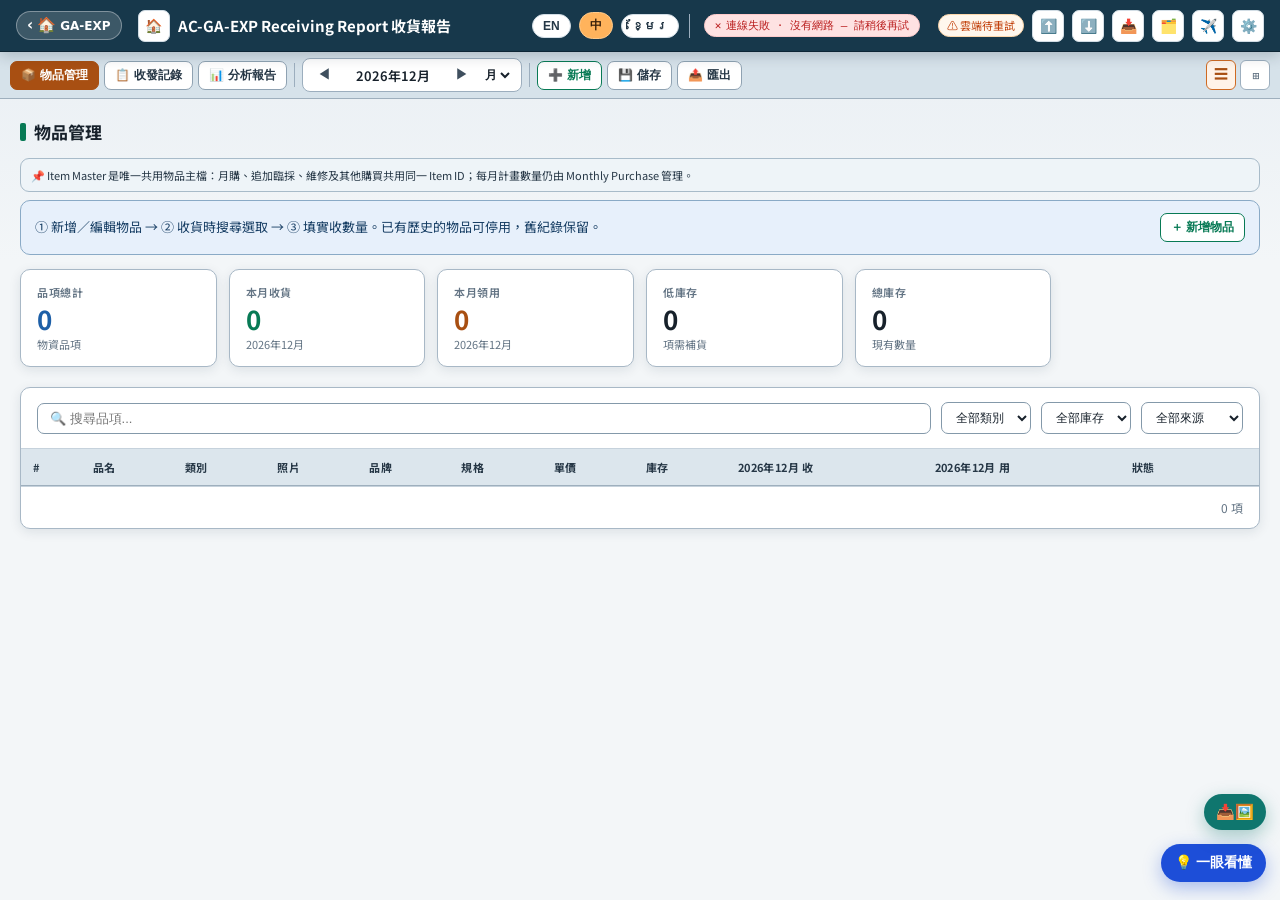
<file: receiving.html>
<!DOCTYPE html>
<html lang="en">
<head>
<meta charset="UTF-8">
<meta name="viewport" content="width=device-width, initial-scale=1.0">
<title>AC-GA-EXP · Receiving Report 收貨報告</title>
<script src="shared/xlsx.full.min.js?v=0.18.5-local-20260824" onerror="this.onerror=null;this.src='https://cdnjs.cloudflare.com/ajax/libs/xlsx/0.18.5/xlsx.full.min.js'"></script>
<script>function localYMD(d){d=d||new Date();const p=n=>String(n).padStart(2,'0');return d.getFullYear()+'-'+p(d.getMonth()+1)+'-'+p(d.getDate());}</script>
<script src="shared/chart.umd.min.js?v=4.4.1-local-20260824" onerror="this.onerror=null;this.src='https://cdnjs.cloudflare.com/ajax/libs/Chart.js/4.4.1/chart.umd.min.js'"></script>
<link href="https://fonts.googleapis.com/css2?family=DM+Sans:wght@300;400;500;600;700&family=Noto+Sans+TC:wght@300;400;500;700&family=Noto+Sans+Khmer:wght@300;400;600;700&display=swap" rel="stylesheet">
<style>
:root {
  --bg: #f5f3ef;
  --bg2: #edeae4;
  --card: #ffffff;
  --border: #d8d4cc;
  --border2: #e8e4dc;
  --text: #1a1814;
  --text2: #6b6560;
  --text3: #9b9590;
  --accent: #c47a3c;
  --accent2: #e8a85c;
  --accent-light: #fdf3e7;
  --blue: #3c6dc4;
  --blue-light: #e7edfb;
  --green: #3c8c5c;
  --green-light: #e7f5ee;
  --red: #c43c3c;
  --red-light: #fbe7e7;
  --purple: #7c3cc4;
  --purple-light: #f0e7fb;
  --shadow: 0 2px 12px rgba(0,0,0,0.07);
  --shadow2: 0 4px 24px rgba(0,0,0,0.10);
  --radius: 10px;
  --radius2: 6px;
}
* { box-sizing: border-box; margin: 0; padding: 0; }
body { font-family: 'DM Sans', 'Noto Sans TC', 'Noto Sans Khmer', sans-serif; background: var(--bg); color: var(--text); min-height: 100vh; font-size: 14px; }

/* TOPBAR */
.topbar { background: var(--card); border-bottom: 1.5px solid var(--border); padding: 0 10px; display: flex; align-items: center; gap: 5px; height: 48px; position: sticky; top: 0; z-index: 100; box-shadow: var(--shadow); overflow: visible; }
.topbar-logo { font-size: 15px; font-weight: 700; color: var(--accent); white-space: nowrap; flex-shrink: 0; }
.topbar-logo span { display: none; }
.topbar-spacer { flex: 1; min-width: 2px; }
.lang-btn { padding: 3px 7px; border-radius: 16px; border: 1.5px solid var(--border); background: transparent; font-size: 11px; font-weight: 700; cursor: pointer; color: var(--text2); transition: all .15s; flex-shrink: 0; }
.lang-btn.active { background: var(--accent); color: #fff; border-color: var(--accent); }
.topbar-icon { width: 30px; height: 30px; border-radius: 7px; border: 1.5px solid var(--border); background: transparent; cursor: pointer; display: flex; align-items: center; justify-content: center; font-size: 14px; color: var(--text2); transition: all .15s; flex-shrink: 0; }
.topbar-icon:hover { background: var(--bg2); color: var(--text); }
.topbar-icon.cloud-ok { color: var(--green); border-color: var(--green); }
.topbar-icon.cloud-err { color: var(--red); border-color: var(--red); }
@media(min-width:600px){ .topbar-logo span { display: inline; } .topbar { gap: 8px; padding: 0 16px; height: 52px; } .lang-btn { padding: 4px 10px; font-size: 12px; } .topbar-icon { width: 32px; height: 32px; } }

/* TOOLBAR */
.toolbar { background: var(--bg2); border-bottom: 1px solid var(--border); padding: 6px 10px; display: flex; align-items: center; gap: 5px; flex-wrap: wrap; }
.nav-btn { padding: 5px 10px; border-radius: 7px; border: 1.5px solid var(--border); background: var(--card); font-size: 12px; font-weight: 500; cursor: pointer; color: var(--text); transition: all .15s; display: flex; align-items: center; gap: 4px; white-space: nowrap; }
.nav-btn:hover { background: var(--accent-light); border-color: var(--accent2); color: var(--accent); }
.nav-btn.active { background: var(--accent); color: #fff; border-color: var(--accent); }
.nav-btn.danger { border-color: var(--red); color: var(--red); }
.nav-btn.danger:hover { background: var(--red-light); }
.nav-btn.success { border-color: var(--green); color: var(--green); }
.nav-btn.success:hover { background: var(--green-light); }
.tb-sep { width: 1px; height: 24px; background: var(--border); margin: 0 2px; flex-shrink: 0; }
@media(max-width:480px){ .tb-sep { display:none; } }

/* PERIOD NAV */
.period-nav { display: flex; align-items: center; gap: 6px; background: var(--card); border-radius: 8px; border: 1.5px solid var(--border); padding: 3px 8px; }
.period-btn { width: 26px; height: 26px; border: none; background: transparent; cursor: pointer; font-size: 14px; color: var(--text2); border-radius: 5px; display: flex; align-items: center; justify-content: center; }
.period-btn:hover { background: var(--bg2); color: var(--text); }
.period-label { font-size: 13px; font-weight: 600; color: var(--text); min-width: 100px; text-align: center; cursor: pointer; }
.period-select { border: none; background: transparent; font-size: 12px; font-weight: 600; color: var(--text2); cursor: pointer; }

/* MAIN */
.main { padding: 20px; max-width: 1400px; margin: 0 auto; }
.section-title { font-size: 15px; font-weight: 700; color: var(--text); margin-bottom: 14px; display: flex; align-items: center; gap: 8px; }
.section-title::before { content: ''; width: 4px; height: 18px; background: var(--accent); border-radius: 2px; display: inline-block; }

/* STATS CARDS */
.stats-row { display: grid; grid-template-columns: repeat(auto-fill, minmax(180px,1fr)); gap: 12px; margin-bottom: 20px; }
.stat-card { background: var(--card); border-radius: var(--radius); border: 1.5px solid var(--border2); padding: 14px 16px; box-shadow: var(--shadow); }
.stat-card-label { font-size: 11px; font-weight: 600; color: var(--text3); text-transform: uppercase; letter-spacing: 0.5px; margin-bottom: 6px; }
.stat-card-val { font-size: 26px; font-weight: 700; color: var(--text); line-height: 1; }
.stat-card-sub { font-size: 11px; color: var(--text3); margin-top: 4px; }
.stat-card.green .stat-card-val { color: var(--green); }
.stat-card.orange .stat-card-val { color: var(--accent); }
.stat-card.red .stat-card-val { color: var(--red); }
.stat-card.blue .stat-card-val { color: var(--blue); }

/* TABLE */
.table-wrap { background: var(--card); border-radius: var(--radius); border: 1.5px solid var(--border); overflow: hidden; box-shadow: var(--shadow); margin-bottom: 20px; }
.table-header { padding: 14px 16px; display: flex; align-items: center; gap: 10px; border-bottom: 1px solid var(--border2); flex-wrap: wrap; }
.search-box { flex: 1; min-width: 180px; padding: 7px 12px; border-radius: 7px; border: 1.5px solid var(--border); background: var(--bg); font-size: 13px; color: var(--text); }
.search-box:focus { outline: none; border-color: var(--accent2); }
.filter-sel { padding: 7px 10px; border-radius: 7px; border: 1.5px solid var(--border); background: var(--bg); font-size: 12px; color: var(--text2); cursor: pointer; }
table { width: 100%; border-collapse: collapse; font-size: 13px; }
thead th { background: var(--bg2); color: var(--text2); font-size: 11px; font-weight: 700; text-transform: uppercase; letter-spacing: 0.4px; padding: 10px 12px; text-align: left; border-bottom: 1.5px solid var(--border); white-space: nowrap; cursor: pointer; }
thead th:hover { color: var(--accent); }
tbody tr { border-bottom: 1px solid var(--border2); transition: background .1s; }
tbody tr:hover { background: var(--accent-light); }
tbody tr.selected { background: var(--blue-light); }
tbody td { padding: 9px 12px; color: var(--text); vertical-align: middle; }
tbody td.num { text-align: right; font-variant-numeric: tabular-nums; }
.badge { display: inline-block; padding: 2px 8px; border-radius: 20px; font-size: 11px; font-weight: 600; }
.badge.stat { background: var(--green-light); color: var(--green); }
.badge.clean { background: var(--blue-light); color: var(--blue); }
.badge.low { background: var(--red-light); color: var(--red); }
.badge.ok { background: var(--green-light); color: var(--green); }
.badge.warn { background: #fff8e7; color: #b07e00; }

/* PAGINATION */
.pagination { display: flex; align-items: center; gap: 6px; padding: 12px 16px; border-top: 1px solid var(--border2); }
.pg-btn { width: 30px; height: 30px; border-radius: 6px; border: 1.5px solid var(--border); background: var(--card); cursor: pointer; font-size: 12px; color: var(--text2); display: flex; align-items: center; justify-content: center; }
.pg-btn.active { background: var(--accent); color: #fff; border-color: var(--accent); }
.pg-btn:hover:not(.active) { background: var(--bg2); }
.pg-info { font-size: 12px; color: var(--text3); margin-left: auto; }

/* FORM */
.form-overlay { display: none; position: fixed; inset: 0; background: rgba(0,0,0,0.35); z-index: 200; align-items: center; justify-content: center; }
.form-overlay.show { display: flex; }
.form-box { background: var(--card); border-radius: 14px; width: 90%; max-width: 620px; max-height: 90vh; overflow-y: auto; box-shadow: var(--shadow2); padding: 24px; }
.form-title { font-size: 16px; font-weight: 700; margin-bottom: 20px; display: flex; align-items: center; justify-content: space-between; }
.form-close { width: 30px; height: 30px; border: none; background: var(--bg2); border-radius: 7px; cursor: pointer; font-size: 16px; color: var(--text2); }
.form-grid { display: grid; grid-template-columns: 1fr 1fr; gap: 14px; }
.form-group { display: flex; flex-direction: column; gap: 5px; }
.form-group.full { grid-column: 1/-1; }
.form-label { font-size: 11px; font-weight: 700; color: var(--text3); text-transform: uppercase; letter-spacing: 0.4px; }
.form-input { padding: 8px 12px; border-radius: 7px; border: 1.5px solid var(--border); background: var(--bg); font-size: 13px; color: var(--text); }
.form-input:focus { outline: none; border-color: var(--accent2); background: #fff; }
.form-row { display: flex; gap: 10px; margin-top: 20px; justify-content: flex-end; }

/* DEPT BREAKDOWN */
.dept-table { width: 100%; font-size: 12px; }
.dept-table td { padding: 6px 10px; }
.dept-bar-wrap { display: flex; align-items: center; gap: 8px; }
.dept-bar { height: 8px; border-radius: 4px; background: var(--accent); transition: width .3s; }

/* CHART AREA */
.charts-row { display: grid; grid-template-columns: 1fr 1fr; gap: 14px; margin-bottom: 20px; }
.chart-card { background: var(--card); border-radius: var(--radius); border: 1.5px solid var(--border2); padding: 14px; box-shadow: var(--shadow); overflow: hidden; }
.chart-title { font-size: 12px; font-weight: 600; color: var(--text2); margin-bottom: 10px; }
.chart-wrap { position: relative; height: 180px; width: 100%; }
.chart-wrap canvas { position: absolute; top: 0; left: 0; }
@media(max-width:600px){ .charts-row { grid-template-columns: 1fr; } .chart-wrap { height: 160px; } }

/* SETTINGS */
.settings-grid { display: grid; grid-template-columns: 1fr 1fr; gap: 16px; }
.settings-card { background: var(--card); border-radius: var(--radius); border: 1.5px solid var(--border2); padding: 18px; box-shadow: var(--shadow); }
.settings-card h3 { font-size: 13px; font-weight: 700; margin-bottom: 14px; color: var(--text2); }

/* TOAST */
.toast-wrap { position: fixed; bottom: 24px; right: 24px; z-index: 999; display: flex; flex-direction: column; gap: 8px; }
.toast { background: var(--text); color: #fff; border-radius: 8px; padding: 10px 16px; font-size: 13px; font-weight: 500; box-shadow: var(--shadow2); animation: fadeInUp .2s ease; max-width: 320px; }
.toast.success { background: var(--green); }
.toast.error { background: var(--red); }
.toast.warning { background: #c47a00; }
@keyframes fadeInUp { from { opacity: 0; transform: translateY(10px); } to { opacity: 1; transform: translateY(0); } }

/* TABS */
.tabs { display: flex; gap: 4px; border-bottom: 1.5px solid var(--border); margin-bottom: 20px; }
.tab { padding: 8px 18px; border-radius: 8px 8px 0 0; font-size: 13px; font-weight: 600; color: var(--text3); cursor: pointer; border: 1.5px solid transparent; border-bottom: none; transition: all .15s; }
.tab:hover { color: var(--text); }
.tab.active { color: var(--accent); border-color: var(--border); border-bottom-color: var(--card); background: var(--card); margin-bottom: -1.5px; }

/* VIEW toggle */
.view-toggle { display: flex; gap: 4px; }
.vt-btn { width: 30px; height: 30px; border-radius: 6px; border: 1.5px solid var(--border); background: var(--card); cursor: pointer; font-size: 14px; color: var(--text3); display: flex; align-items: center; justify-content: center; }
.vt-btn.active { background: var(--accent-light); border-color: var(--accent2); color: var(--accent); }

/* IMPORT AREA */
.import-drop { border: 2px dashed var(--border); border-radius: 12px; padding: 32px; text-align: center; cursor: pointer; transition: all .2s; background: var(--bg); }
.import-drop:hover, .import-drop.drag { border-color: var(--accent2); background: var(--accent-light); }
.import-drop p { color: var(--text3); font-size: 13px; margin-top: 8px; }

/* MONTH GRID */
.month-grid { display: grid; grid-template-columns: repeat(12, 1fr); gap: 4px; font-size: 11px; }
.month-cell { text-align: center; padding: 4px 2px; border-radius: 4px; font-weight: 600; }
.month-cell.has-data { background: var(--accent-light); color: var(--accent); }
.month-cell.empty { color: var(--text3); }

/* RESPONSIVE */
@media(max-width:768px){
  .form-grid { grid-template-columns: 1fr; }
  .settings-grid { grid-template-columns: 1fr; }
  .stats-row { grid-template-columns: 1fr 1fr; }
  .main { padding: 12px; }
}
@media(max-width:520px){
  .hide-sm { display: none !important; }
}
@media(max-width:400px){
  .hide-xs { display: none !important; }
}

/* Hidden */
.page { display: none; }
.page.active { display: block; }

.row-actions { display: flex; gap: 4px; }
.row-btn { width: 26px; height: 26px; border-radius: 5px; border: 1px solid var(--border); background: transparent; cursor: pointer; font-size: 12px; color: var(--text3); display: flex; align-items: center; justify-content: center; }
.row-btn:hover { background: var(--bg2); color: var(--text); }
.row-btn.del:hover { background: var(--red-light); color: var(--red); }
.recv-batch-toolbar { display:flex; gap:8px; flex-wrap:wrap; align-items:center; margin-bottom:12px; }
.recv-batch-table { overflow-x:auto; background:var(--card); border:1.5px solid var(--border); border-radius:var(--radius); box-shadow:var(--shadow); margin-bottom:14px; }
.recv-batch-table table { min-width:980px; }
.recv-batch-table input, .recv-batch-table select { width:100%; min-width:78px; padding:7px 8px; border:1px solid var(--border); border-radius:6px; background:var(--bg); font:inherit; font-size:12px; }
.recv-batch-table .qty-input { min-width:72px; }
.recv-po-note { background:var(--blue-light); border:1px solid #b8c8ec; color:var(--blue); border-radius:8px; padding:10px 12px; font-size:12px; line-height:1.6; margin-bottom:12px; }
.recv-po-table { overflow-x:auto; background:var(--card); border:1.5px solid var(--border); border-radius:var(--radius); box-shadow:var(--shadow); }
.recv-po-table table { min-width:1060px; }
.recv-po-table input, .recv-po-table select { width:100%; padding:6px 7px; border:1px solid var(--border); border-radius:6px; background:var(--bg); font:inherit; font-size:12px; }
.recv-po-table .remaining { color:var(--green); font-weight:800; }
.recv-photo-strip { display:flex; gap:7px; flex-wrap:wrap; align-items:center; padding:9px; border:1px dashed var(--border); border-radius:8px; background:var(--bg); margin:8px 0 12px; }
.recv-photo-strip img { width:58px; height:58px; object-fit:cover; border-radius:6px; border:1px solid var(--border); }
</style>
<link rel="stylesheet" href="shared/ga.css?v=3.9.26" onerror="this.onerror=null;this.href='https://saintdou-weng.github.io/ac-ga-exp/shared/ga.css?v=3.9.26'">
<script src="shared/ga-core.js?v=20261107b"></script>
<script src="shared/ga-cloud-diagnostic.js?v=3.9.23"></script>
<script src="shared/ga-data.js?v=3.9.26"></script>
<script src="shared/ga-import.js?v=20261113-xlsb"></script>
<script src="shared/ga-telegram.js?v=20261112a"></script>
<script src="shared/ga-compact.js?v=20261112a" defer></script>
<script src="shared/ga-smart-sync.js?v=3.9.31"></script>
<script src="shared/ga-auto-sync.js?v=3.9.25"></script>
<script src="shared/ga-vrt-parsers.js?v=3.9.25"></script>
<script>/* GA is not defined fallback：單獨開檔時自動從 GitHub 補載 shared/ */
if(typeof GA==="undefined"){document.write('<scr'+'ipt src="https://saintdou-weng.github.io/ac-ga-exp/shared/ga-core.js?v=20261107b"></scr'+'ipt>');document.write('<scr'+'ipt src="https://saintdou-weng.github.io/ac-ga-exp/shared/ga-data.js?v=3.9.26"></scr'+'ipt>');document.write('<scr'+'ipt src="https://saintdou-weng.github.io/ac-ga-exp/shared/ga-import.js?v=20261113-xlsb"></scr'+'ipt>');document.write('<scr'+'ipt src="https://saintdou-weng.github.io/ac-ga-exp/shared/ga-telegram.js?v=20261112a"></scr'+'ipt>');document.write('<scr'+'ipt src="https://saintdou-weng.github.io/ac-ga-exp/shared/ga-auto-sync.js?v=3.9.25"></scr'+'ipt>');document.write('<scr'+'ipt src="https://saintdou-weng.github.io/ac-ga-exp/shared/ga-smart-sync.js?v=3.9.31"></scr'+'ipt>');}
</script>

<link rel="stylesheet" href="shared/ga-po-workspace.css?v=3.9.20">
</head>
<body>

<!-- TOPBAR -->
<div class="topbar">
  <button class="topbar-icon" onclick="location.href='index.html'" title="AC-GA-EXP Platform" data-i-title="t_home">🏠</button>
  <div class="topbar-logo">AC-GA-EXP <span data-i="logo_sub">Receiving Report 收貨報告</span></div>
  <div class="topbar-spacer"></div>
  <button class="lang-btn active" onclick="setLang('en')" id="lb-en">EN</button>
  <button class="lang-btn" onclick="setLang('zh')" id="lb-zh">中</button>
  <button class="lang-btn" onclick="setLang('km')" id="lb-km">ខ្មែរ</button>
  <div class="tb-sep"></div>
  <div id="ga-cloud" class="ga-cloud idle" style="margin:0 4px"></div>
  <button class="topbar-icon" onclick="cloudUpload()" title="上傳雲端 Upload" data-i-title="t_up" id="cloud-up-btn">⬆️</button>
  <button class="topbar-icon" onclick="cloudDownload()" title="下載雲端 Download" data-i-title="t_down" id="cloud-dn-btn">⬇️</button>
  <button class="topbar-icon" onclick="recvSmartImport()" title="Smart Import 智慧匯入" data-i-title="t_smart" id="smart-imp-btn">📥</button>
  <button class="topbar-icon" onclick="recvDataPanel()" title="資料管理 Data" data-i-title="t_data">🗂️</button>
  <button class="topbar-icon" onclick="sendTelegram()" title="Send to Telegram" data-i-title="t_tg">✈️</button>
  <button class="topbar-icon" onclick="showPage('settings')" title="Settings" data-i-title="t_settings">⚙️</button>
</div>

<!-- TOOLBAR -->
<div class="toolbar">
  <button class="nav-btn active" id="tab-items" onclick="showPage('items')">📦 <span data-i="items">Items</span></button>
  <button class="nav-btn" id="tab-receive" onclick="showPage('receive')">📋 <span data-i="receive">Receive</span></button>
  <button class="nav-btn" id="tab-analysis" onclick="showPage('analysis')">📊 <span data-i="analysis">Analysis</span></button>
  <div class="tb-sep"></div>
  
  <!-- Period Nav -->
  <div class="period-nav">
    <button class="period-btn" onclick="prevPeriod()">◀</button>
    <span class="period-label" id="period-label" onclick="jumpToToday()">May 2026</span>
    <button class="period-btn" onclick="nextPeriod()">▶</button>
    <select class="period-select" id="period-mode" onchange="changePeriodMode(this.value)">
      <option value="day" data-i="period_day">Day</option>
      <option value="week" data-i="period_week">Week</option>
      <option value="month" selected data-i="period_month">Month</option>
      <option value="year" data-i="period_year">Year</option>
    </select>
  </div>
  <div class="tb-sep"></div>
  
  <button class="nav-btn success" onclick="showAddForm()">➕ <span data-i="add">Add</span></button>
  <button class="nav-btn" onclick="saveAll()">💾 <span data-i="save">Save</span></button>
  <button class="nav-btn" onclick="exportExcel()">📤 <span data-i="export">Export</span></button>
  <input type="file" id="fileInput" accept=".xlsx,.xls" style="display:none" onchange="importExcel(this)">
  
  <div style="margin-left:auto" class="view-toggle">
    <button class="vt-btn active" id="vt-table" onclick="setView('table')" title="Table view" data-i-title="t_table">☰</button>
    <button class="vt-btn" id="vt-card" onclick="setView('card')" title="Card view" data-i-title="t_card">⊞</button>
  </div>
</div>

<!-- MAIN CONTENT -->
<div class="main">

<!-- PAGE: ITEMS -->
<div class="page active" id="page-items">
  <div class="section-title" id="st-items">Supply Items Master List</div>
  <div class="stats-row" id="stats-row"></div>
  
  <div class="table-wrap">
    <div class="table-header">
      <input class="search-box" id="search-items" placeholder="🔍 Search item..." data-i-ph="ph_search" oninput="filterItems()">
      <select class="filter-sel" id="filter-cat" onchange="filterItems()">
        <option value="" data-i="f_allcat">All Categories</option>
        <option value="Stationary" data-i="cat_stationary">Stationary</option>
        <option value="Cleaning" data-i="cat_cleaning">Cleaning</option>
      </select>
      <select class="filter-sel" id="filter-stock" onchange="filterItems()">
        <option value="" data-i="f_allstock">All Stock</option>
        <option value="low" data-i="stat_low">Low Stock</option>
        <option value="ok" data-i="f_ok">OK</option>
      </select>
    </div>
    <div id="items-view-container">
      <table id="items-table">
        <thead>
          <tr>
            <th onclick="sortBy('no')">#</th>
            <th onclick="sortBy('name')"><span data-i="th_name">Name</span></th>
            <th onclick="sortBy('category')"><span data-i="th_cat">Category</span></th>
            <th><span data-i="th_brand">Brand</span></th>
            <th><span data-i="th_size">Size/Unit</span></th>
            <th onclick="sortBy('stock')" class="num"><span data-i="th_stock">Stock</span></th>
            <th onclick="sortBy('purchased')" class="num"><span data-i="th_purch">YTD Purchase</span></th>
            <th onclick="sortBy('used')" class="num"><span data-i="th_used">YTD Used</span></th>
            <th><span data-i="th_status">Status</span></th>
            <th></th>
          </tr>
        </thead>
        <tbody id="items-tbody"></tbody>
      </table>
    </div>
    <div class="pagination" id="items-pagination"></div>
  </div>
</div>

<!-- PAGE: RECEIVE -->
<div class="page" id="page-receive">
  <div class="section-title" id="st-receive" data-i="st_receive">Monthly Receive & Issue Records</div>
  
  <div class="tabs">
    <div class="tab active" id="rt-receive" onclick="setReceiveTab('receive')"><span data-i="tab_receive">Receive / Purchase</span></div>
    <div class="tab" id="rt-issue" onclick="setReceiveTab('issue')"><span data-i="tab_issue">Issue / Distribution</span></div>
    <div class="tab" id="rt-balance" onclick="setReceiveTab('balance')"><span data-i="tab_balance">Balance Sheet</span></div>
    <div class="tab" id="rt-po" onclick="setReceiveTab('po')"><span data-i="tab_po">Monthly PO Receiving</span></div>
  </div>
  
  <div id="receive-content"></div>
</div>

<!-- PAGE: ANALYSIS -->
<div class="page" id="page-analysis">
  <div class="section-title" id="st-analysis" data-i="st_analysis">Analysis & Reports</div>
  <div class="charts-row" id="charts-row">
    <div class="chart-card">
      <div class="chart-title" data-i="chart1">Monthly Usage by Category</div>
      <div class="chart-wrap"><canvas id="chart-category"></canvas></div>
    </div>
    <div class="chart-card">
      <div class="chart-title" data-i="chart2">Top 10 Items by Usage</div>
      <div class="chart-wrap"><canvas id="chart-top10"></canvas></div>
    </div>
    <div class="chart-card">
      <div class="chart-title" data-i="chart3">Monthly Purchase Trend</div>
      <div class="chart-wrap"><canvas id="chart-trend"></canvas></div>
    </div>
    <div class="chart-card">
      <div class="chart-title" data-i="chart4">Department Consumption</div>
      <div class="chart-wrap"><canvas id="chart-dept"></canvas></div>
    </div>
  </div>
  <div class="table-wrap">
    <div class="table-header"><span style="font-weight:700;font-size:13px" data-i="dept_breakdown">Department Breakdown</span></div>
    <div id="dept-breakdown-content"></div>
  </div>
</div>

<!-- PAGE: SETTINGS -->
<div class="page" id="page-settings">
  <div class="section-title" data-i="settings_title">Settings & Configuration</div>
  <div class="settings-grid">
    <div class="settings-card">
      <h3>☁️ <span data-i="set_cloud">Cloud & Telegram</span></h3>
      <div style="background:var(--bg2);border-radius:8px;padding:12px;font-size:12px;line-height:1.8;color:var(--text2)">
        <div id="plat-gas-status">⏳ …</div>
        <div style="margin-top:8px;color:var(--text3);font-size:11px">
          <span data-i="plat_note">GAS 網址、Bot Token、群組皆由「平台設定中心」統一管理，各模組自動沿用，無需在此重填。</span>
        </div>
      </div>
      <button class="nav-btn" onclick="location.href='index.html'" style="width:100%;margin-top:10px">⚙️ <span data-i="open_platform_set">開啟平台設定中心</span></button>
      <button class="nav-btn success" onclick="testCloud()" style="width:100%;margin-top:8px">🔗 <span data-i="test_conn">Test Connection</span></button>
    </div>
    <div class="settings-card">
      <h3 data-i="set_general">General</h3>
      <div class="form-group" style="margin-bottom:12px">
        <label class="form-label" data-i="set_factory">Factory / Company</label>
        <input class="form-input" id="set-factory" value="Vantage River Textiles Co., Ltd." placeholder="Company name" data-i-ph="ph_company">
      </div>
      <div class="form-group" style="margin-bottom:12px">
        <label class="form-label" data-i="set_dept">Default Department</label>
        <input class="form-input" id="set-dept" value="GA/Admin" placeholder="Dept name" data-i-ph="ph_dept">
      </div>
      <div class="form-group" style="margin-bottom:12px">
        <label class="form-label" data-i="set_low">Low Stock Alert Threshold</label>
        <input class="form-input" type="number" id="set-low-threshold" value="5">
      </div>
    </div>
    <div class="settings-card">
      <h3 data-i="set_data">Data Management</h3>
      <div style="display:flex;flex-direction:column;gap:8px">
        <button class="nav-btn" onclick="exportAll()" style="justify-content:center">📤 <span data-i="export_all">Export All Data</span></button>
        <button class="nav-btn danger" onclick="clearAllData()" style="justify-content:center">🗑️ <span data-i="clear_data">Clear All Data</span></button>
      </div>
      <div style="margin-top:12px;background:var(--bg2);border-radius:8px;padding:10px;font-size:11px;color:var(--text3)">
        📥 <span data-i="toolbar_import_note">Smart Import is available from the top toolbar.</span>
      </div>
      <div style="display:none;margin-top:14px">
        <div class="import-drop" id="drop-area" onclick="triggerImport()">
          <div style="font-size:32px">📁</div>
          <p data-i="drop_hint">Drop Excel file here or click to import</p>
          <p style="font-size:11px;margin-top:4px;color:#aaa" data-i="drop_fmt">.xlsx / .xls — Receive__Report format</p>
        </div>
      </div>
    </div>
  </div>
</div>

</div><!-- /main -->

<!-- ADD/EDIT FORM -->
<div class="form-overlay" id="item-form">
  <div class="form-box">
    <div class="form-title">
      <span id="form-title-text">Add Item</span>
      <button class="form-close" onclick="closeForm()">✕</button>
    </div>
    <input type="hidden" id="edit-id">
    <div class="form-grid">
      <div class="form-group">
        <label class="form-label" data-i="fl_name">Item Name</label>
        <input class="form-input" id="f-name" placeholder="e.g. A4 Paper" data-i-ph="ph_fname">
      </div>
      <div class="form-group">
        <label class="form-label" data-i="fl_cat">Category</label>
        <select class="form-input" id="f-cat">
          <option value="Stationary" data-i="cat_stationary">Stationary</option>
          <option value="Cleaning" data-i="cat_cleaning">Cleaning</option>
          <option value="Other" data-i="cat_other">Other</option>
        </select>
      </div>
      <div class="form-group">
        <label class="form-label" data-i="fl_brand">Brand</label>
        <input class="form-input" id="f-brand" placeholder="Brand name" data-i-ph="ph_brand">
      </div>
      <div class="form-group">
        <label class="form-label" data-i="fl_size">Size / Unit</label>
        <input class="form-input" id="f-size" placeholder="e.g. 500sheet/pcs" data-i-ph="ph_size">
      </div>
      <div class="form-group">
        <label class="form-label" data-i="fl_unit_price">Unit Price</label>
        <input class="form-input" type="number" step="0.01" id="f-unit-price" value="0" placeholder="0.00">
      </div>
      <div class="form-group">
        <label class="form-label" data-i="fl_effective">Version Effective From</label>
        <input class="form-input" type="month" id="f-effective" value="">
      </div>
      <div class="form-group full">
        <label class="form-label" data-i="fl_photo">Item Photo / Specification</label>
        <div style="display:flex;gap:8px;flex-wrap:wrap;align-items:center">
          <input class="form-input" id="f-photo" type="file" accept="image/*,.pdf" multiple>
          <input id="f-camera" type="file" accept="image/*" capture="environment" multiple style="display:none">
          <button type="button" class="nav-btn" onclick="document.getElementById('f-camera').click()">📷 <span data-i="fl_camera">Take photo</span></button>
          <span id="f-photo-list" style="font-size:11px;color:var(--text3)"></span>
        </div>
        <div id="f-version-history" style="font-size:11px;color:var(--text3);margin-top:6px"></div>
      </div>
      <div class="form-group">
        <label class="form-label" data-i="fl_stock">Current Stock</label>
        <input class="form-input" type="number" id="f-stock" value="0">
      </div>
      <div class="form-group">
        <label class="form-label" data-i="fl_min">Min Stock Alert</label>
        <input class="form-input" type="number" id="f-min" value="5">
      </div>
      <div class="form-group full">
        <label class="form-label" data-i="fl_remarks">Remarks</label>
        <input class="form-input" id="f-remarks" placeholder="Any notes..." data-i-ph="ph_notes">
      </div>
    </div>
    <div class="form-row">
      <button class="nav-btn" onclick="closeForm()" data-i="cancel">Cancel</button>
      <button class="nav-btn success" onclick="saveItem()">💾 <span data-i="save_item">Save Item</span></button>
    </div>
  </div>
</div>

<!-- RECEIVE FORM -->
<div class="form-overlay" id="receive-form">
  <div class="form-box">
    <div class="form-title">
      <span id="rf-title">Add Receive Record</span>
      <button class="form-close" onclick="document.getElementById('receive-form').classList.remove('show')">✕</button>
    </div>
    <input type="hidden" id="rf-id">
    <div class="form-grid">
      <div class="form-group">
        <label class="form-label" data-i="lbl_date">Date</label>
        <input class="form-input" type="date" id="rf-date">
      </div>
      <div class="form-group">
        <label class="form-label" data-i="lbl_type">Type</label>
        <select class="form-input" id="rf-type">
          <option value="receive" data-i="opt_receive">Receive / Purchase</option>
          <option value="issue" data-i="opt_issue">Issue / Give Out</option>
        </select>
      </div>
      <div class="form-group">
        <label class="form-label" data-i="lbl_item">Item</label>
        <select class="form-input" id="rf-item"></select>
      </div>
      <div class="form-group">
        <label class="form-label" data-i="lbl_qty">Quantity</label>
        <input class="form-input" type="number" id="rf-qty" value="1">
      </div>
      <div class="form-group">
        <label class="form-label" data-i="lbl_deptfrom">Department / From</label>
        <input class="form-input" id="rf-dept" placeholder="e.g. HR, GA, QC" data-i-ph="ph_depts">
      </div>
      <div class="form-group">
        <label class="form-label" data-i="lbl_req">Requester</label>
        <input class="form-input" id="rf-req" placeholder="Name" data-i-ph="ph_name">
      </div>
      <div class="form-group">
        <label class="form-label" data-i="inspector">Inspector</label>
        <input class="form-input" id="rf-inspector" placeholder="Name" data-i-ph="ph_name">
      </div>
      <div class="form-group full">
        <label class="form-label" data-i="fl_remarks">Remarks</label>
        <input class="form-input" id="rf-remarks" placeholder="Notes..." data-i-ph="ph_notes">
      </div>
    </div>
    <div class="form-row">
      <button class="nav-btn" onclick="document.getElementById('receive-form').classList.remove('show')" data-i="cancel">Cancel</button>
      <button class="nav-btn success" onclick="saveReceiveRecord()">💾 <span data-i="save">Save</span></button>
    </div>
  </div>
</div>

<!-- TOAST -->
<div class="toast-wrap" id="toast-wrap"></div>

<script>
// =========== i18n ===========
const I18N = {
  en: {
    items: "Items", receive: "Receive", analysis: "Analysis",
    add: "Add", save: "Save", import: "Import Excel", export: "Export",
    th_name: "Name", th_cat: "Category", th_brand: "Brand", th_size: "Size/Unit",
    th_stock: "Stock", th_purch: "YTD Purchase", th_used: "YTD Used", th_status: "Status",
    tab_receive: "Receive / Purchase", tab_issue: "Issue / Distribution", tab_balance: "Balance Sheet", tab_po: "Monthly PO Receiving",
    chart1: "Monthly Usage by Category", chart2: "Top 10 Items by Usage",
    chart3: "Monthly Purchase Trend", chart4: "Department Consumption",
    dept_breakdown: "Department Breakdown",
    settings_title: "Settings & Configuration",
    set_cloud: "Cloud Sync (GAS)", set_sheet: "Sheet ID", set_tg: "Telegram Bot",
    set_general: "General", set_factory: "Factory / Company", set_dept: "Default Department",
    set_low: "Low Stock Alert Threshold", set_data: "Data Management",
    export_all: "Export All Data", import_excel: "Import from Excel", toolbar_import_note: "Smart Import is available from the top toolbar.", clear_data: "Clear All Data",
    drop_hint: "Drop Excel file here or click to import",
    fl_name: "Item Name", fl_cat: "Category", fl_brand: "Brand", fl_size: "Size / Unit", fl_unit_price: "Unit Price", fl_effective: "Version Effective From", fl_photo: "Item Photo / Specification", fl_camera: "Take photo",
    fl_stock: "Current Stock", fl_min: "Min Stock Alert", fl_remarks: "Remarks",
    test_conn: "Test Connection", test_tg: "Test Telegram",
    stat_items: "Total Items", stat_receive: "This Month Receive",
    stat_issue: "This Month Issue", stat_low: "Low Stock",
    st_items: "Supply Items Master List", st_receive: "Monthly Receive & Issue Records",
    st_analysis: "Analysis & Reports",
    period_day: "Day", period_week: "Week", period_month: "Month", period_year: "Year", inspector: "Inspector",
  },
  zh: {
    items: "品項", receive: "收發記錄", analysis: "分析報告",
    add: "新增", save: "儲存", import: "匯入Excel", export: "匯出",
    th_name: "品名", th_cat: "類別", th_brand: "品牌", th_size: "規格",
    th_stock: "庫存", th_purch: "本年採購", th_used: "本年使用", th_status: "狀態",
    tab_receive: "收貨 / 採購", tab_issue: "領用 / 發放", tab_balance: "庫存結算", tab_po: "月度 PO 收貨",
    chart1: "月度分類使用量", chart2: "前10項消耗排名",
    chart3: "採購趨勢", chart4: "各部門消耗",
    dept_breakdown: "部門明細",
    settings_title: "設定",
    set_cloud: "雲端同步(GAS)", set_sheet: "試算表ID", set_tg: "Telegram Bot",
    set_general: "一般設定", set_factory: "公司名稱", set_dept: "預設部門",
    set_low: "低庫存警示門檻", set_data: "資料管理",
    export_all: "匯出所有資料", import_excel: "從Excel匯入", toolbar_import_note: "智慧匯入請使用頁首工具列按鈕。", clear_data: "清除所有資料",
    drop_hint: "拖曳Excel至此或點擊匯入",
    fl_name: "品名", fl_cat: "類別", fl_brand: "品牌", fl_size: "規格", fl_unit_price: "單價", fl_effective: "版本生效月份", fl_photo: "物品照片／規格佐證", fl_camera: "直接拍照",
    fl_stock: "現有庫存", fl_min: "最低警示庫存", fl_remarks: "備註",
    test_conn: "測試連線", test_tg: "測試Telegram",
    stat_items: "品項總計", stat_receive: "本月收貨",
    stat_issue: "本月領用", stat_low: "低庫存",
    st_items: "物資品項總表", st_receive: "月度收發記錄",
    st_analysis: "分析報告",
    period_day: "日", period_week: "週", period_month: "月", period_year: "年", inspector: "檢查人",
  },
  km: {
    items: "ទំនិញ", receive: "កំណត់ត្រា", analysis: "វិភាគ",
    add: "បន្ថែម", save: "រក្សាទុក", import: "នាំចូល Excel", export: "នាំចេញ",
    th_name: "ឈ្មោះ", th_cat: "ប្រភេទ", th_brand: "ម៉ាក", th_size: "ទំហំ",
    th_stock: "ស្តុក", th_purch: "ទិញប្រចាំឆ្នាំ", th_used: "ប្រើប្រចាំឆ្នាំ", th_status: "ស្ថានភាព",
    tab_receive: "ទទួល / ទិញ", tab_issue: "ចែករំលែក", tab_balance: "សមតុល្យ", tab_po: "ទទួលតាម PO ប្រចាំខែ",
    chart1: "ការប្រើប្រាស់ប្រចាំខែ", chart2: "ទំនិញ១០ចំបង",
    chart3: "និន្នាការទិញ", chart4: "ការប្រើប្រាស់នៃនាយកដ្ឋាន",
    dept_breakdown: "ព័ត៌មានលម្អិតនៃនាយកដ្ឋាន",
    settings_title: "ការកំណត់",
    set_cloud: "Cloud Sync (GAS)", set_sheet: "Sheet ID", set_tg: "Telegram Bot",
    set_general: "ការកំណត់ទូទៅ", set_factory: "ឈ្មោះក្រុមហ៊ុន", set_dept: "នាយកដ្ឋានលំនាំដើម",
    set_low: "ដែនកំណត់ស្តុកទាប", set_data: "ការគ្រប់គ្រងទិន្នន័យ",
    export_all: "នាំចេញទិន្នន័យទាំងអស់", import_excel: "នាំចូលពី Excel", toolbar_import_note: "សូមប្រើប៊ូតុងនាំចូលឆ្លាតវៃនៅជួរខាងលើ។", clear_data: "លុបទិន្នន័យ",
    drop_hint: "ទម្លាក់ Excel នៅទីនេះ ឬចុចដើម្បីនាំចូល",
    fl_name: "ឈ្មោះទំនិញ", fl_cat: "ប្រភេទ", fl_brand: "ម៉ាក", fl_size: "ទំហំ", fl_unit_price: "តម្លៃឯកតា", fl_effective: "ខែចាប់ផ្តើមកំណែ", fl_photo: "រូបភាព／ព័ត៌មានទំនិញ", fl_camera: "ថតរូប",
    fl_stock: "ស្តុកបច្ចុប្បន្ន", fl_min: "ស្តុកអប្បបរមា", fl_remarks: "កំណត់ចំណាំ",
    test_conn: "សាកល្បងការភ្ជាប់", test_tg: "សាកល្បង Telegram",
    stat_items: "ទំនិញសរុប", stat_receive: "ទទួលខែនេះ",
    stat_issue: "ចែកខែនេះ", stat_low: "ស្តុកទាប",
    st_items: "បញ្ជីទំនិញ", st_receive: "កំណត់ត្រាទទួល/ចែក",
    st_analysis: "វិភាគ",
    period_day: "ថ្ងៃ", period_week: "សប្តាហ៍", period_month: "ខែ", period_year: "ឆ្នាំ", inspector: "អ្នកត្រួតពិនិត្យ",
  }
};

/* v3.9.26 i18n: static labels, tooltips, placeholders (data-i / data-i-title / data-i-ph / data-i-aria) */
Object.assign(I18N.zh,{logo_sub: "Receiving Report 收貨報告", page_title: "AC-GA-EXP · Receiving Report 收貨報告", t_home: "AC-GA-EXP Platform", t_up: "上傳雲端 Upload", t_down: "下載雲端 Download", t_smart: "Smart Import 智慧匯入", t_data: "資料管理 Data", t_tg: "傳送至 Telegram", t_settings: "設定", t_table: "表格檢視", t_card: "卡片檢視", ph_search: "🔍 搜尋品項...", f_allcat: "全部類別", cat_stationary: "文具", cat_cleaning: "清潔用品", cat_other: "其他", f_allstock: "全部庫存", f_ok: "正常", plat_note: "GAS 網址、Bot Token、群組皆由「平台設定中心」統一管理，各模組自動沿用，無需在此重填。", open_platform_set: "開啟平台設定中心", ph_company: "公司名稱", ph_dept: "部門名稱", drop_fmt: ".xlsx / .xls — Receive__Report 格式", form_add_item: "新增物品", ph_fname: "例：A4 紙", ph_brand: "品牌名稱", ph_size: "例：500張/包", ph_notes: "備註...", ph_unit: "pcs / 盒 / 捲 / 令", ph_depts: "例：HR、GA、QC", ph_name: "姓名", cancel: "取消", save_item: "儲存品項", rf_title: "新增收發紀錄", lbl_date: "日期", lbl_type: "類型", lbl_item: "品項", lbl_qty: "數量", lbl_deptfrom: "部門 / 來源", lbl_req: "領用人", opt_receive: "收貨 / 採購", opt_issue: "領用 / 發放"});
Object.assign(I18N.en,{logo_sub: "Receiving Report", page_title: "AC-GA-EXP · Receiving Report", t_home: "AC-GA-EXP Platform", t_up: "Upload to cloud", t_down: "Download from cloud", t_smart: "Smart Import", t_data: "Data management", t_tg: "Send to Telegram", t_settings: "Settings", t_table: "Table view", t_card: "Card view", ph_search: "🔍 Search item...", f_allcat: "All Categories", cat_stationary: "Stationary", cat_cleaning: "Cleaning", cat_other: "Other", f_allstock: "All Stock", f_ok: "OK", plat_note: "The GAS URL, Bot Token and groups are managed centrally in Platform Settings; every module reuses them, so there is no need to enter them here.", open_platform_set: "Open Platform Settings", ph_company: "Company name", ph_dept: "Department name", drop_fmt: ".xlsx / .xls — Receive__Report format", form_add_item: "Add item", ph_fname: "e.g. A4 Paper", ph_brand: "Brand name", ph_size: "e.g. 500 sheets/pack", ph_notes: "Notes...", ph_unit: "pcs / box / roll / ream", ph_depts: "e.g. HR, GA, QC", ph_name: "Name", cancel: "Cancel", save_item: "Save Item", rf_title: "Add Receive / Issue Record", lbl_date: "Date", lbl_type: "Type", lbl_item: "Item", lbl_qty: "Quantity", lbl_deptfrom: "Department / From", lbl_req: "Requester", opt_receive: "Receive / Purchase", opt_issue: "Issue / Give Out"});
Object.assign(I18N.km,{logo_sub: "របាយការណ៍ទទួលទំនិញ", page_title: "AC-GA-EXP · របាយការណ៍ទទួលទំនិញ", t_home: "វេទិកា AC-GA-EXP", t_up: "ផ្ទុកឡើងទៅពពក", t_down: "ទាញយកពីពពក", t_smart: "នាំចូលឆ្លាតវៃ", t_data: "គ្រប់គ្រងទិន្នន័យ", t_tg: "ផ្ញើទៅ Telegram", t_settings: "ការកំណត់", t_table: "បង្ហាញជាតារាង", t_card: "បង្ហាញជាកាត", ph_search: "🔍 ស្វែងរកមុខទំនិញ...", f_allcat: "គ្រប់ប្រភេទ", cat_stationary: "សម្ភារៈការិយាល័យ", cat_cleaning: "សម្ភារៈអនាម័យ", cat_other: "ផ្សេងៗ", f_allstock: "ស្តុកទាំងអស់", f_ok: "ធម្មតា", plat_note: "GAS URL, Bot Token និងក្រុម ត្រូវបានគ្រប់គ្រងនៅក្នុងការកំណត់វេទិកា ហើយគ្រប់ម៉ូឌុលប្រើដោយស្វ័យប្រវត្តិ មិនចាំបាច់បញ្ចូលនៅទីនេះទេ។", open_platform_set: "បើកការកំណត់វេទិកា", ph_company: "ឈ្មោះក្រុមហ៊ុន", ph_dept: "ឈ្មោះផ្នែក", drop_fmt: ".xlsx / .xls — ទម្រង់ Receive__Report", form_add_item: "បន្ថែមទំនិញ", ph_fname: "ឧ. ក្រដាស A4", ph_brand: "ឈ្មោះម៉ាក", ph_size: "ឧ. 500 សន្លឹក/កញ្ចប់", ph_notes: "កំណត់ចំណាំ...", ph_unit: "pcs / ប្រអប់ / ដុំ / រាម", ph_depts: "ឧ. HR, GA, QC", ph_name: "ឈ្មោះ", cancel: "បោះបង់", save_item: "រក្សាទុកមុខទំនិញ", rf_title: "បន្ថែមកំណត់ត្រាទទួល/ចេញ", lbl_date: "កាលបរិច្ឆេទ", lbl_type: "ប្រភេទ", lbl_item: "មុខទំនិញ", lbl_qty: "បរិមាណ", lbl_deptfrom: "ផ្នែក / មកពី", lbl_req: "អ្នកស្នើ", opt_receive: "ទទួល / ទិញ", opt_issue: "បើកចេញ / ប្រគល់"});
I18N.km.set_cloud="សមកាលកម្មពពក (GAS)";
Object.assign(I18N.zh,{mf_all: "全部來源", mf_monthly: "固定月購", mf_adhoc: "臨時／追加", mf_both: "月購＋追加", mf_archived: "已停用", pm_label: "採購屬性", pm_unknown: "待確認", pm_adhoc: "臨時／追加", pm_both: "月購＋可追加", pm_help: "Item Master 只標記物品屬性；每月計畫數量仍留在 Monthly Purchase。", unit_label: "計量單位"});
Object.assign(I18N.en,{mf_all: "All sourcing", mf_monthly: "Monthly", mf_adhoc: "Ad-hoc", mf_both: "Monthly + extra", mf_archived: "Archived", pm_label: "Purchase type", pm_unknown: "Unclassified", pm_adhoc: "Ad-hoc / extra", pm_both: "Monthly + extra", pm_help: "Item Master stores the item identity only; monthly planned quantity stays in Monthly Purchase.", unit_label: "Unit"});
Object.assign(I18N.km,{mf_all: "ប្រភពទាំងអស់", mf_monthly: "ប្រចាំខែ", mf_adhoc: "បន្ថែម", mf_both: "ខែ + បន្ថែម", mf_archived: "បិទ", pm_label: "ប្រភេទទិញ", pm_unknown: "មិនទាន់កំណត់", pm_adhoc: "បន្ថែម", pm_both: "ខែ + បន្ថែម", pm_help: "Item Master រក្សាអត្តសញ្ញាណទំនិញ; បរិមាណផែនការប្រចាំខែនៅ Monthly Purchase។", unit_label: "ឯកតា"});
let lang = (typeof GA !== 'undefined' && GA.lang) || 'zh';
function setLang(l){
  lang = ['zh','en','km'].includes(l) ? l : 'zh';
  try{ GA.setLang(l); }catch(e){}
  ['en','zh','km'].forEach(x=>document.getElementById('lb-'+x).classList.toggle('active', x===l));
  document.querySelectorAll('[data-i]').forEach(el=>{
    const key = el.getAttribute('data-i');
    if(I18N[lang] && I18N[lang][key]) el.textContent = I18N[lang][key];
  });
  [['data-i-title','title'],['data-i-ph','placeholder'],['data-i-aria','aria-label']].forEach(([a,attr])=>{
    document.querySelectorAll('['+a+']').forEach(el=>{const v=I18N[lang]&&I18N[lang][el.getAttribute(a)];if(v)el.setAttribute(attr,v);});
  });
  document.title = I18N[lang].page_title;
  [['item-form','form-title-text','form_add_item'],['receive-form','rf-title','rf_title']].forEach(([f,t,k])=>{const fe=document.getElementById(f),te=document.getElementById(t);if(fe&&te&&!fe.classList.contains('show'))te.textContent=I18N[lang][k];});
  try{ recvRenderGasStatus(); }catch(e){}
  renderStats(); renderItemsTable(); renderReceiveContent(); renderAnalysis();
  try{ updatePeriodLabel(); }catch(e){}
}
GA.on('lang', function(l){ if(l !== lang) setLang(l); });

// =========== DATA ===========
let items = []; // { id, no, name, category, brand, size, stock, minStock, remarks, ytdPurchased, ytdUsed, monthData:{} }
let receivingDeletedRecords = {}; // Deleted IDs prevent another device restoring a removed transaction.
let records = []; // { id, date, type:'receive'|'issue', itemId, itemName, qty, dept, requester, inspector, remarks }
let inventoryImportMeta = {}; // Inventory Control Report mapping/source status
let settings = { gasUrl:'', sheetId:'', tgToken:'', tgChat:'', factory:'Vantage River Textiles Co., Ltd.', dept:'GA/Admin', lowThreshold:5 };

// Period state
let periodMode = 'month'; // day/week/month/year
let periodDate = new Date();

/* v2：改用共用 GA 期間引擎（含 day 模式、週一起算） */
function _pkey(){ return GA.periodKey(GA.ymd(periodDate), periodMode); }
function getPeriodLabel(){
  try{ return GA.periodLabel(_pkey(), periodMode); }catch(e){ return GA.ymd(periodDate); }
}
function prevPeriod(){
  const k = GA.shiftPeriod(_pkey(), periodMode, -1);
  periodDate = _keyToDate(k, periodMode);
  updatePeriodLabel(); renderAll();
}
function nextPeriod(){
  const k = GA.shiftPeriod(_pkey(), periodMode, 1);
  periodDate = _keyToDate(k, periodMode);
  updatePeriodLabel(); renderAll();
}
function _keyToDate(k, mode){
  if(mode==='day') return GA.parseYMD(k)||new Date();
  if(mode==='week'){ const r=GA.weekRange(k); return r?r.startDate:new Date(); }
  if(mode==='month'){ const m=String(k).match(/^(\d{4})-(\d{2})$/); return m?new Date(+m[1],+m[2]-1,1):new Date(); }
  return new Date(parseInt(k,10)||new Date().getFullYear(),0,1);
}
function jumpToToday(){ periodDate=new Date(); updatePeriodLabel(); renderAll(); }
function changePeriodMode(v){ periodMode=v; updatePeriodLabel(); renderAll(); }
function updatePeriodLabel(){ document.getElementById('period-label').textContent=getPeriodLabel(); }

// =========== STORAGE ===========
function loadLocal(){
  try {
    const d = JSON.parse(localStorage.getItem('vrt_receive_data')||'{}');
    items = d.items||[]; records = d.records||[]; receivingDeletedRecords=d.deletedRecords||{}; inventoryImportMeta = d.inventoryImportMeta||{};
    const s = JSON.parse(localStorage.getItem('vrt_receive_settings')||'{}');
    Object.assign(settings, s, d.settings || {});
    /* v2：GAS URL 一律用平台設定中心（ac_ga_exp_config），本模組不再手填。
       Bot Token / Chat ID 不落地瀏覽器，Telegram 一律經 GAS 轉發。 */
    try{
      settings.gasUrl = GA.gasUrl();   // 平台設定 → 否則預設部署網址
    }catch(e){}
    loadSettingsForm();
  } catch(e){}
}
function recvIsQuotaError(e){return !!e&&(e.name==='QuotaExceededError'||e.name==='NS_ERROR_DOM_QUOTA_REACHED'||e.code===22||e.code===1014||/quota|storage.*full|exceeded/i.test(String(e.message||'')));}
function recvStorageFullText(){return recvI('本機儲存空間已滿 — 資料仍保留在本次畫面，請勿關閉；請先雲端同步或清除舊照片','Storage full — data kept in this session only; please sync to cloud / clear old photos before closing','ទំហំផ្ទុកពេញ — ទិន្នន័យនៅក្នុងវគ្គនេះប៉ុណ្ណោះ សូមធ្វើសមកាលកម្ម / លុបរូបចាស់');}
function saveLocal(){
  // Catalog, ledger and settings commit together. The legacy settings mirror
  // is optional once the complete snapshot has been written successfully.
  /* v3.9.25: a full storage never loses the in-memory data. Transactional callers (window._recvStrictSave>0:
     batch save / item save / archive) still get an exception so they can roll back and offer a retry. */
  try { localStorage.setItem('vrt_receive_data', JSON.stringify({items,records,inventoryImportMeta,deletedRecords:receivingDeletedRecords,settings})); }
  catch (e) {
    var err = recvIsQuotaError(e) ? new Error(recvStorageFullText()) : e;
    if (window._recvStrictSave > 0) throw err;
    window._recvUnsavedLocal = true;
    try { var now = Date.now(); if (!window._recvQuotaToastAt || now - window._recvQuotaToastAt > 8000) { window._recvQuotaToastAt = now; toast('⚠️ ' + (recvIsQuotaError(e) ? recvStorageFullText() : recvI('本機儲存失敗：', 'Local save failed: ', 'រក្សាទុកបរាជ័យ៖ ') + (e && e.message || e)), 'error'); } } catch (_) {}
    return false;
  }
  window._recvUnsavedLocal = false;
  try { localStorage.setItem('vrt_receive_settings', JSON.stringify(settings)); } catch (_) {}
  return true;
}
function loadSettingsForm(){
  document.getElementById('set-factory').value = settings.factory||'Vantage River Textiles Co., Ltd.';
  document.getElementById('set-dept').value = settings.dept||'GA/Admin';
  document.getElementById('set-low-threshold').value = settings.lowThreshold||5;
  // 顯示平台 GAS 設定狀態
  recvRenderGasStatus();
}
function recvRenderGasStatus(){
  const el=document.getElementById('plat-gas-status');
  if(el){
    const u=(GA.gasUrl()||'');
    const isDefault = u===GA.DEFAULT_GAS;
    el.innerHTML = u
      ? '✅ GAS: <code style="font-size:10px;word-break:break-all">'+u.slice(0,52)+'…</code>'+(isDefault?'<br><span style="color:var(--text3)">'+recvI('(平台預設)','(platform default)','(លំនាំដើមវេទិកា)')+'</span>':'')
      : recvI('⚠️ 尚未設定 GAS（請至平台設定中心）','⚠️ GAS is not set (go to Platform Settings)','⚠️ មិនទាន់កំណត់ GAS (សូមចូលទៅការកំណត់វេទិកា)');
  }
}
function saveAll(){
  settings.factory = document.getElementById('set-factory').value;
  settings.dept = document.getElementById('set-dept').value;
  settings.lowThreshold = +document.getElementById('set-low-threshold').value||5;
  saveLocal();
  toast(recvI('資料已儲存！','Data saved!','បានរក្សាទុកទិន្នន័យ!'), 'success');
}

// =========== ID ===========
let _id=1;
function newId(){ return 'id_'+Date.now()+'_'+(++_id); }

// =========== IMPORT EXCEL ===========
function invNorm(v){var n=String(v||'').toLowerCase().replace(/[^a-z0-9]+/g,'');return n.replace(/correection/g,'correction').replace(/permenat|permenant/g,'permanent').replace(/hightlighter/g,'highlighter')}
function invHints(v){var n=String(v||'').toLowerCase(),a=[];var re=/(aaa|aa|a4|a5|\d+(?:\.\d+)?\s*(?:mm|cm|ml|g|kg|a)|old|new)/g,m;while((m=re.exec(n)))a.push(invNorm(m[1]));return [...new Set(a.filter(Boolean))]}
function invItemKey(name,size){return invNorm(name)+'|'+invNorm(size)}
function invMatchItem(sheetName){var sn=invNorm(sheetName),best=null,bestScore=-1;items.forEach(function(x){var nn=invNorm(x.name),score=0;if(!nn)return;if(sn===nn)score+=100;else if(sn.indexOf(nn)>=0)score+=60;else if(nn.indexOf(sn)>=0)score+=40;else if(sn.slice(0,7)===nn.slice(0,7))score+=20;var hints=invHints((x.name||'')+' '+(x.size||''));hints.forEach(function(h){if(h&&sn.indexOf(h)>=0)score+=45;});if(score>bestScore){best=x;bestScore=score;}});return bestScore>=20?best:null}
function triggerImport(){ document.getElementById('fileInput').click(); }
function importExcel(input){
  const file = input.files[0]; if(!file) return;
  const reader = new FileReader();
  reader.onload = e => {
    try {
      const wb = XLSX.read(e.target.result, {type:'array', cellDates:false, raw:false});
      let importedItems = 0, importedIssue = 0, importedReceive = 0, parsedSheets = 0;
      const importedItemIds = new Set();

      // 1) Chart = item master: Name / Category / Brand / Size.
      const chartSheet = wb.Sheets['Chart'];
      if(chartSheet){
        const rows = XLSX.utils.sheet_to_json(chartSheet, {header:1, defval:''});
        rows.forEach((row, i)=>{
          if(i===0) return;
          const no=row[0], name=(row[1]||'').toString().trim(), cat=(row[2]||'').toString().trim(), brand=(row[3]||'').toString().trim(), size=(row[4]||'').toString().trim();
          if(!name) return;
          const ik=invItemKey(name,size);let item=items.find(x=>x.inventoryKey===ik)||items.find(x=>invItemKey(x.name,x.size)===ik);
          if(!item){ item={id:newId(),no:+no||i,name,category:cat||'Stationary',brand,size,stock:0,minStock:5,remarks:'',ytdPurchased:0,ytdUsed:0,inventoryKey:ik}; items.push(item); importedItems++; }
          else { item.no=+no||item.no; item.name=name; item.category=cat||item.category||'Stationary'; item.brand=brand||item.brand||''; item.size=size||item.size||''; item.inventoryKey=ik; }
          importedItemIds.add(String(item.id));
        });
      }

      // Re-import = rebuild only records produced by this Inventory Control importer.
      // This also removes the legacy v3.9.x YTD purchase record that was incorrectly put on Jan-15.
      records = records.filter(r=>{
        const fromSameInventoryFile=String(r.sourceFile||'')===String(file.name||'')&&(r.sourceKind==='inventory_issue'||r.sourceKind==='inventory_purchase'||r.remarks==='Inventory Control');
        if(fromSameInventoryFile) return false;
        if(!importedItemIds.has(String(r.itemId))) return true;
        return !(r.sourceKind==='inventory_issue'||r.sourceKind==='inventory_purchase'||r.remarks==='Imported'||r.remarks==='Inventory Control');
      });

      const MONTH_MAP={'jan':0,'feb':1,'mar':2,'apr':3,'april':3,'may':4,'jun':5,'june':5,'jul':6,'july':6,'aug':7,'sep':8,'sept':8,'oct':9,'nov':10,'dec':11};

      // 2) Each item sheet = department monthly issues + monthly purchases + opening balance.
      wb.SheetNames.forEach(sheetName=>{
        if(sheetName==='Chart') return;
        const ws=wb.Sheets[sheetName]; if(!ws) return;
        const rows=XLSX.utils.sheet_to_json(ws,{header:1,defval:''}); if(rows.length<3) return;
        let headerRowIdx=-1;
        for(let r=0;r<Math.min(rows.length,7);r++) if((rows[r][0]||'').toString().trim().toLowerCase()==='dept.'){headerRowIdx=r;break;}
        if(headerRowIdx<0) return;
        const colIdx=new Array(12).fill(-1); rows[headerRowIdx].forEach((h,ci)=>{const k=(h||'').toString().trim().toLowerCase();if(MONTH_MAP[k]!==undefined)colIdx[MONTH_MAP[k]]=ci;});
        let year=2026,rawDate=rows[0]&&rows[0][0];
        if(rawDate){ if(typeof rawDate==='number'){year=new Date(Math.round((rawDate-25569)*86400*1000)).getFullYear();if(year<2000||year>2100)year=2026;}else{const q=parseInt(rawDate);if(q>=2000&&q<=2100)year=q;} }
        let item=invMatchItem(sheetName);
        if(!item){item={id:newId(),no:items.length+1,name:sheetName.trim(),category:'Other',brand:'',size:'',stock:0,minStock:5,remarks:'Inventory sheet only',ytdPurchased:0,ytdUsed:0,inventoryKey:invItemKey(sheetName,'')};items.push(item);importedItems++;importedItemIds.add(String(item.id));}

        parsedSheets++;
        const purchaseMonths=new Array(12).fill(0), ttlUseMonths=new Array(12).fill(0), issueMonths=new Array(12).fill(0);
        let openBalance=0;
        rows.slice(headerRowIdx+1).forEach(row=>{
          const dept=(row[0]||'').toString().trim(); if(!dept)return; const dL=dept.toLowerCase();
          if(dL.startsWith('ttl use')){
            colIdx.forEach((ci,m)=>{if(ci>=0)ttlUseMonths[m]=+row[ci]||0;});
          } else if(dL.includes('monthly purchase')||dL==='purchase'){
            colIdx.forEach((ci,m)=>{if(ci>=0)purchaseMonths[m]=+row[ci]||0;});
          } else if(dL.startsWith('balance')){
            openBalance=+row[1]||0;
          } else if(!dL.startsWith('average')&&!dL.startsWith('dept')&&!dL.startsWith('ttl')){
            colIdx.forEach((ci,m)=>{
              if(ci<0)return; const qty=+row[ci]||0; if(qty<=0)return;
              const dateStr=`${year}-${String(m+1).padStart(2,'0')}-15`;
              records.push({id:newId(),date:dateStr,type:'issue',itemId:item.id,itemName:item.name,qty,dept,requester:'',inspector:'',remarks:'Inventory Control',sourceFile:file.name,sourceSheet:sheetName,sourceKind:'inventory_issue'});
              issueMonths[m]+=qty; importedIssue++;
            });
          }
        });
        // Monthly purchase is now one Receive record per actual month, so D/W/M/Y is correct.
        purchaseMonths.forEach((qty,m)=>{
          if(!(qty>0))return;
          const dateStr=`${year}-${String(m+1).padStart(2,'0')}-15`;
          records.push({id:newId(),date:dateStr,type:'receive',itemId:item.id,itemName:item.name,qty,dept:'GA/Admin',requester:'',inspector:'',remarks:'Inventory Control',sourceFile:file.name,sourceSheet:sheetName,sourceKind:'inventory_purchase'});
          importedReceive++;
        });
        const ytdPurchased=purchaseMonths.reduce((a,b)=>a+b,0);
        const ytdUsed=ttlUseMonths.some(v=>v>0)?ttlUseMonths.reduce((a,b)=>a+b,0):issueMonths.reduce((a,b)=>a+b,0);
        item.openingBalance=openBalance; item.ytdPurchased=ytdPurchased; item.ytdUsed=ytdUsed; item.stock=Math.max(0,openBalance+ytdPurchased-ytdUsed);
        item.monthData={year,purchase:purchaseMonths,use:ttlUseMonths,departmentUse:issueMonths,opening:openBalance,sourceSheet:sheetName};
        item.inventorySource={file:file.name,sheet:sheetName,updatedAt:new Date().toISOString()};
      });

      inventoryImportMeta={file:file.name,importedAt:new Date().toISOString(),itemMasterCount:importedItemIds.size,itemSheets:parsedSheets,issueRecords:importedIssue,purchaseRecords:importedReceive,
        mapping:{chart:'Item master: name/category/brand/size',department:'Department rows → Issue / Distribution by month',purchase:'Monthly purchase → Receive / Purchase by month',balance:'Balance 12/2025 → Opening stock',stock:'Opening + Purchase - TTL use → Current stock'}};
      saveLocal(); renderAll(); scheduleReceivingAutoUpload('inventory-import');
      toast(recvI(`✅ 庫存對應完成：${importedItemIds.size} 個品項 · ${importedReceive} 筆月收貨 · ${importedIssue} 筆部門領用`,`✅ Inventory mapped: ${importedItemIds.size} items · ${importedReceive} monthly receipts · ${importedIssue} department issues`,`✅ បានផ្គូផ្គងស្តុក៖ ទំនិញ ${importedItemIds.size} · ការទទួលប្រចាំខែ ${importedReceive} · ការចេញតាមផ្នែក ${importedIssue}`),'success');
      input.value='';
    } catch(err){ console.error(err); toast(recvI('匯入錯誤：','Import error: ','នាំចូលមានកំហុស៖ ')+err.message,'error'); input.value=''; }
  };
  reader.readAsArrayBuffer(file);
}

function exportExcel(){
  const wb = XLSX.utils.book_new();
  // Items sheet
  const iRows = [['#','Name','Category','Brand','Size','Stock','YTD Purchase','YTD Used','Min Stock','Remarks']];
  items.forEach(x=>iRows.push([x.no,x.name,x.category,x.brand,x.size,x.stock,x.ytdPurchased,x.ytdUsed,x.minStock,x.remarks]));
  XLSX.utils.book_append_sheet(wb, XLSX.utils.aoa_to_sheet(iRows), 'Items');
  
  // Records sheet
  const rRows = [['Date','Type','Item','Qty','Dept','Requester','Inspector','Remarks','Source File','Source Sheet','Source Kind']];
  records.forEach(r=>rRows.push([r.date,r.type,r.itemName,r.qty,r.dept,r.requester,r.inspector||'',r.remarks,r.sourceFile||'',r.sourceSheet||'',r.sourceKind||'']));
  XLSX.utils.book_append_sheet(wb, XLSX.utils.aoa_to_sheet(rRows), 'Records');
  
  XLSX.writeFile(wb, `VRT_Receive_Report_${localYMD()}.xlsx`);
  toast(recvI('已匯出！','Exported!','បាននាំចេញ!'), 'success');
}
function exportAll(){ exportExcel(); }

// =========== ITEMS CRUD ===========
let filteredItems = [];
let currentPage = 1;
const pageSize = 20;
let sortCol = 'no', sortAsc = true;
let currentView = 'table';

function setView(v){
  currentView=v;
  document.getElementById('vt-table').classList.toggle('active',v==='table');
  document.getElementById('vt-card').classList.toggle('active',v==='card');
  renderItemsTable();
}

function filterItems(){
  const q = document.getElementById('search-items').value.toLowerCase();
  const cat = document.getElementById('filter-cat').value;
  const stock = document.getElementById('filter-stock').value;
  const th = settings.lowThreshold||5;
  filteredItems = items.filter(x=>{
    if(q && !x.name.toLowerCase().includes(q) && !(x.brand||'').toLowerCase().includes(q)) return false;
    if(cat && x.category!==cat) return false;
    if(stock==='low' && x.stock>=th) return false;
    if(stock==='ok' && x.stock<th) return false;
    return true;
  });
  sortItems();
  currentPage=1;
  renderItemsTable();
}

function sortBy(col){
  if(sortCol===col) sortAsc=!sortAsc; else { sortCol=col; sortAsc=true; }
  sortItems(); renderItemsTable();
}
function sortItems(){
  filteredItems.sort((a,b)=>{
    let va=a[sortCol]||0, vb=b[sortCol]||0;
    if(typeof va==='string') return sortAsc?va.localeCompare(vb):vb.localeCompare(va);
    return sortAsc?va-vb:vb-va;
  });
}

function renderItemsTable(){
  renderStats();
  const tbody = document.getElementById('items-tbody');
  const start=(currentPage-1)*pageSize, end=start+pageSize;
  const page = filteredItems.slice(start,end);
  const th = settings.lowThreshold||5;
  const periodRecs = getRecordsForPeriod();
  const periodLbl = getPeriodLabel();

  if(currentView==='card'){
    const container = document.getElementById('items-view-container');
    container.innerHTML = `<div style="display:grid;grid-template-columns:repeat(auto-fill,minmax(160px,1fr));gap:10px;padding:12px">` +
      page.map(x=>{
        const pIssued = periodRecs.filter(r=>r.itemId===x.id&&r.type==='issue').reduce((s,r)=>s+r.qty,0);
        const ver = typeof recvItemVersionFor==='function' ? recvItemVersionFor(x, localYMD().slice(0,7)) : x;
        const ev = typeof recvItemEvidenceFor==='function' ? recvItemEvidenceFor(x, localYMD().slice(0,7)) : null;
        const photo = ev && (ev.previewUrl||ev.url||ev.dataUrl) ? `<img src="${recvEsc(ev.previewUrl||ev.url||ev.dataUrl)}" style="width:42px;height:42px;object-fit:cover;border-radius:6px;border:1px solid var(--border2)" alt="">` : '<span style="font-size:24px">📦</span>';
        return `<div style="background:var(--bg);border:1.5px solid var(--border2);border-radius:8px;padding:12px;cursor:pointer" onclick="editItem('${x.id}')">
          <div style="margin-bottom:6px">${photo}</div>
          <div style="font-weight:700;font-size:13px;margin-bottom:4px">${x.name}</div>
          <div style="font-size:11px;color:var(--text3)">${recvCatLabel(x.category)} · ${(ver&&ver.brand)||x.brand||'-'}</div>
          <div style="font-size:11px;color:var(--text3);margin-bottom:4px">${(ver&&ver.size)||x.size||''}</div>
          <div style="font-size:11px;color:var(--accent);margin-bottom:8px">${lang==='zh'?'單價':lang==='km'?'តម្លៃឯកតា':'Unit price'}: ${GA.num(ver&&ver.unitPrice).toFixed(2)}</div>
          <div style="display:flex;align-items:center;justify-content:space-between">
            <span style="font-size:20px;font-weight:700;color:${x.stock<th?'var(--red)':'var(--green)'}">${x.stock}</span>
            <span class="badge ${x.category==='Cleaning'?'clean':'stat'}">${x.category==='Cleaning'?'🧹':'📎'}</span>
          </div>
          ${pIssued>0?`<div style="font-size:10px;color:var(--accent);margin-top:4px">${lang==="zh"?"用了":lang==="km"?"ប្រើ":"Used"} ${pIssued} · ${periodLbl}</div>`:''}
        </div>`;
      }).join('') + `</div>`;
    if(tbody) tbody.innerHTML='';
  } else {
    document.getElementById('items-view-container').innerHTML = `<div style="overflow-x:auto"><table id="items-table" style="width:100%">
      <thead><tr>
        <th onclick="sortBy('no')">#</th>
        <th onclick="sortBy('name')">${I18N[lang].th_name}</th>
        <th onclick="sortBy('category')">${I18N[lang].th_cat}</th>
        <th>${lang==='zh'?'照片':lang==='km'?'រូបថត':'Photo'}</th>
        <th class="hide-xs">${I18N[lang].th_brand}</th>
        <th class="hide-sm">${I18N[lang].th_size}</th>
        <th class="num hide-xs">${lang==='zh'?'單價':lang==='km'?'តម្លៃឯកតា':'Unit price'}</th>
        <th class="num" onclick="sortBy('stock')">${I18N[lang].th_stock}</th>
        <th class="num hide-xs">${periodLbl} ${lang==="zh"?"收":lang==="km"?"ទទួល":"Recv"}</th>
        <th class="num hide-xs">${periodLbl} ${lang==="zh"?"用":lang==="km"?"ប្រើ":"Used"}</th>
        <th>${I18N[lang].th_status}</th>
        <th></th>
      </tr></thead>
      <tbody>${page.map(x=>{
        const low = x.stock<th;
        const pRecv = periodRecs.filter(r=>r.itemId===x.id&&r.type==='receive').reduce((s,r)=>s+r.qty,0);
        const pUsed = periodRecs.filter(r=>r.itemId===x.id&&r.type==='issue').reduce((s,r)=>s+r.qty,0);
        const ver = typeof recvItemVersionFor==='function' ? recvItemVersionFor(x, localYMD().slice(0,7)) : x;
        const ev = typeof recvItemEvidenceFor==='function' ? recvItemEvidenceFor(x, localYMD().slice(0,7)) : null;
        const photo = ev && (ev.previewUrl||ev.url||ev.dataUrl) ? `<img src="${recvEsc(ev.previewUrl||ev.url||ev.dataUrl)}" style="width:34px;height:34px;object-fit:cover;border-radius:5px;border:1px solid var(--border2)" alt="">` : '📦';
        return `<tr id="row-${x.id}">
          <td style="color:var(--text3);font-size:11px">${x.no}</td>
          <td style="font-weight:600;font-size:13px">${x.name}</td>
          <td><span class="badge ${x.category==='Cleaning'?'clean':'stat'}">${recvCatLabel(x.category)}</span></td>
          <td>${photo}</td>
          <td class="hide-xs" style="color:var(--text2);font-size:12px">${(ver&&ver.brand)||x.brand||'-'}</td>
          <td class="hide-sm" style="color:var(--text3);font-size:11px">${(ver&&ver.size)||x.size||'-'}</td>
          <td class="num hide-xs" style="color:var(--accent)">${GA.num(ver&&ver.unitPrice).toFixed(2)}</td>
          <td class="num" style="font-weight:700;color:${low?'var(--red)':'var(--text)'}">${x.stock}</td>
          <td class="num hide-xs" style="color:var(--green)">${pRecv||'-'}</td>
          <td class="num hide-xs" style="color:var(--accent)">${pUsed||'-'}</td>
          <td><span class="badge ${low?'low':'ok'}">${low?'⚠️':'✓'}</span></td>
          <td><div class="row-actions">
            <button class="row-btn" onclick="editItem('${x.id}')">✏️</button>
            <button class="row-btn del" onclick="deleteItem('${x.id}')">🗑️</button>
          </div></td>
        </tr>`;
      }).join('')}</tbody></table></div>`;
  }
  renderPagination();
}

function renderPagination(){
  const total = Math.ceil(filteredItems.length/pageSize);
  const pg = document.getElementById('items-pagination');
  if(total<=1){ pg.innerHTML=`<span class="pg-info">${recvI(filteredItems.length+' 項',filteredItems.length+' items',filteredItems.length+' មុខ')}</span>`; return; }
  let html = '';
  for(let i=1;i<=Math.min(total,8);i++) html+=`<button class="pg-btn ${i===currentPage?'active':''}" onclick="goPage(${i})">${i}</button>`;
  if(total>8) html+=`<span style="color:var(--text3);padding:0 4px">...</span><button class="pg-btn ${total===currentPage?'active':''}" onclick="goPage(${total})">${total}</button>`;
  html+=`<span class="pg-info">${recvI(filteredItems.length+' 項',filteredItems.length+' items',filteredItems.length+' មុខ')}</span>`;
  pg.innerHTML=html;
}
function goPage(p){ currentPage=p; renderItemsTable(); }

function renderStats(){
  // Stats follow the period selector
  const periodRecords = getRecordsForPeriod();
  const received = periodRecords.filter(r=>r.type==='receive').reduce((s,r)=>s+r.qty,0);
  const issued   = periodRecords.filter(r=>r.type==='issue').reduce((s,r)=>s+r.qty,0);
  const low = items.filter(x=>x.stock<(settings.lowThreshold||5)).length;
  const periodLbl = getPeriodLabel();
  document.getElementById('stats-row').innerHTML = `
    <div class="stat-card blue"><div class="stat-card-label">${I18N[lang].stat_items}</div><div class="stat-card-val">${items.length}</div><div class="stat-card-sub">${recvI('物資品項','supply items','មុខទំនិញ')}</div></div>
    <div class="stat-card green"><div class="stat-card-label">${I18N[lang].stat_receive}</div><div class="stat-card-val">${received}</div><div class="stat-card-sub">${periodLbl}</div></div>
    <div class="stat-card orange"><div class="stat-card-label">${I18N[lang].stat_issue}</div><div class="stat-card-val">${issued}</div><div class="stat-card-sub">${periodLbl}</div></div>
    <div class="stat-card ${low>0?'red':''}"><div class="stat-card-label">${I18N[lang].stat_low}</div><div class="stat-card-val">${low}</div><div class="stat-card-sub">${recvI('項需補貨','items need reorder','មុខត្រូវបញ្ជាទិញបន្ថែម')}</div></div>
    <div class="stat-card"><div class="stat-card-label">${recvI('總庫存','Total Stock','ស្តុកសរុប')}</div><div class="stat-card-val">${items.reduce((s,x)=>s+x.stock,0)}</div><div class="stat-card-sub">${recvI('現有數量','units on hand','ឯកតាក្នុងស្តុក')}</div></div>
  `;
}

function _legacy_showAddForm_1(){
  document.getElementById('edit-id').value='';
  document.getElementById('f-name').value='';
  document.getElementById('f-cat').value='Stationary';
  document.getElementById('f-brand').value='';
  document.getElementById('f-size').value='';
  document.getElementById('f-stock').value='0';
  document.getElementById('f-min').value='5';
  document.getElementById('f-remarks').value='';
  document.getElementById('form-title-text').textContent='Add Item';
  document.getElementById('item-form').classList.add('show');
}
function _legacy_editItem_1(id){
  const x = items.find(i=>i.id===id); if(!x) return;
  document.getElementById('edit-id').value=id;
  document.getElementById('f-name').value=x.name;
  document.getElementById('f-cat').value=x.category;
  document.getElementById('f-brand').value=x.brand||'';
  document.getElementById('f-size').value=x.size||'';
  document.getElementById('f-stock').value=x.stock||0;
  document.getElementById('f-min').value=x.minStock||5;
  document.getElementById('f-remarks').value=x.remarks||'';
  document.getElementById('form-title-text').textContent='Edit Item';
  document.getElementById('item-form').classList.add('show');
}
function closeForm(){ document.getElementById('item-form').classList.remove('show'); }
function _legacy_saveItem_1(){
  const id = document.getElementById('edit-id').value;
  const data = {
    name: document.getElementById('f-name').value.trim(),
    category: document.getElementById('f-cat').value,
    brand: document.getElementById('f-brand').value.trim(),
    size: document.getElementById('f-size').value.trim(),
    stock: +document.getElementById('f-stock').value||0,
    minStock: +document.getElementById('f-min').value||5,
    remarks: document.getElementById('f-remarks').value.trim(),
  };
  if(!data.name){ toast('Name required','error'); return; }
  if(id){
    const x=items.find(i=>i.id===id); if(x) Object.assign(x,data);
    toast('Item updated','success');
  } else {
    items.push({ id:newId(), no:items.length+1, ytdPurchased:0, ytdUsed:0, monthData:{}, ...data });
    toast('Item added','success');
  }
  closeForm(); saveLocal(); filteredItems=[...items]; renderItemsTable();
}
function deleteItem(id){
  if(!confirm(recvI('刪除此品項？','Delete this item?','លុបមុខទំនិញនេះ?'))) return;
  items = items.filter(x=>x.id!==id);
  records = records.filter(r=>r.itemId!==id);
  saveLocal(); filteredItems=[...items]; renderItemsTable();
  toast(recvI('已刪除','Deleted','បានលុប'),'success');
}

// =========== RECEIVE ===========
let receiveTab = 'receive';
function setReceiveTab(t){
  receiveTab=t;
  ['receive','issue','balance','po'].forEach(x=>{
    const b=document.getElementById('rt-'+x); if(b) b.classList.toggle('active',x===t);
  });
  renderReceiveContent();
}

function showReceiveForm(type){
  const today = localYMD();
  document.getElementById('rf-id').value='';
  document.getElementById('rf-date').value=today;
  document.getElementById('rf-type').value=type||'receive';
  document.getElementById('rf-qty').value=1;
  document.getElementById('rf-dept').value=settings.dept||'';
  document.getElementById('rf-req').value='';
  document.getElementById('rf-inspector').value='';
  document.getElementById('rf-remarks').value='';
  // Populate item select
  const sel = document.getElementById('rf-item');
  sel.innerHTML = items.map(x=>`<option value="${x.id}">${x.name} (${x.category})</option>`).join('');
  document.getElementById('receive-form').classList.add('show');
}
function _legacy_saveReceiveRecord_1(){
  const id = document.getElementById('rf-id').value;
  const itemId = document.getElementById('rf-item').value;
  const item = items.find(x=>x.id===itemId);
  const data = {
    date: document.getElementById('rf-date').value,
    type: document.getElementById('rf-type').value,
    itemId, itemName: item?item.name:'',
    qty: +document.getElementById('rf-qty').value||1,
    dept: document.getElementById('rf-dept').value.trim(),
    requester: document.getElementById('rf-req').value.trim(),
    inspector: document.getElementById('rf-inspector').value.trim(),
    remarks: document.getElementById('rf-remarks').value.trim(),
  };
  if(id){ const r=records.find(x=>x.id===id); if(r) Object.assign(r,data); }
  else records.push({id:newId(),...data});
  // Update stock
  if(item){
    if(data.type==='receive') item.ytdPurchased=(item.ytdPurchased||0)+data.qty, item.stock=(item.stock||0)+data.qty;
    else item.ytdUsed=(item.ytdUsed||0)+data.qty, item.stock=Math.max(0,(item.stock||0)-data.qty);
  }
  document.getElementById('receive-form').classList.remove('show');
  saveLocal(); renderAll();
  toast('Record saved','success');
}

function renderReceiveContent(){
  const el = document.getElementById('receive-content');
  let html = `<div style="margin-bottom:12px;display:flex;gap:8px;flex-wrap:wrap">
    <button class="nav-btn success" onclick="showReceiveForm('${receiveTab==='balance'?'receive':receiveTab}')">➕ Add Record</button>
  </div>`;
  if(inventoryImportMeta&&inventoryImportMeta.file){
    html += `<div class="recv-po-note" style="line-height:1.65"><b>📚 ${recvI('Inventory 對應來源','Inventory mapping','ការផ្គូផ្គង Inventory')}</b> · ${recvEsc(inventoryImportMeta.file)}<br>`+
      `├ Chart → ${recvI('品項主檔（名稱／分類／品牌／規格）','Item master (name/category/brand/size)','បញ្ជីមុខទំនិញ')}<br>`+
      `├ ${recvI('各品項工作表的部門月份數','Department monthly rows on each item sheet','ទិន្នន័យប្រើប្រាស់តាមផ្នែកប្រចាំខែ')} → ${recvI('領用／發放 Issue','Issue / Distribution','ចេញ / ចែក')}<br>`+
      `├ Monthly purchase → ${recvI('每月收貨 Receive','Monthly Receive','ទទួលប្រចាំខែ')}<br>`+
      `├ Balance 12/2025 → ${recvI('期初庫存','Opening stock','ស្តុកដើមគ្រា')}<br>`+
      `└ ${recvI('現庫存 = 期初 + 採購 - TTL use','Current stock = Opening + Purchase - TTL use','ស្តុកបច្ចុប្បន្ន = ដើមគ្រា + ទិញ - ប្រើ')}<br>`+
      `<span style="color:var(--text3)">${inventoryImportMeta.itemMasterCount||0} items · ${inventoryImportMeta.purchaseRecords||0} receive rows · ${inventoryImportMeta.issueRecords||0} issue rows</span></div>`;
  }
  
  // Filter records by period
  const periodRecords = getRecordsForPeriod();
  
  if(receiveTab==='balance'){
    // Compute period start boundary
    const y=periodDate.getFullYear(), m=periodDate.getMonth();
    let periodStart;
    if(periodMode==='month') periodStart = new Date(y, m, 1);
    else if(periodMode==='year') periodStart = new Date(y, 0, 1);
    else { periodStart = new Date(periodDate); periodStart.setDate(periodDate.getDate()-periodDate.getDay()); }

    const balRows = items.map(x=>{
      // All records for this item
      const allRecs = records.filter(r=>r.itemId===x.id && r.date);

      // Records BEFORE period → to compute open stock
      const beforeRecs = allRecs.filter(r=> new Date(r.date) < periodStart);
      const beforeReceived = beforeRecs.filter(r=>r.type==='receive').reduce((s,r)=>s+r.qty,0);
      const beforeIssued   = beforeRecs.filter(r=>r.type==='issue').reduce((s,r)=>s+r.qty,0);
      // Open stock = initial balance (stored in item) re-derived:
      // We track from the earliest record. Use x.stock as end-of-all-time balance,
      // then subtract net movements after period start.
      const afterRecs = allRecs.filter(r=> new Date(r.date) >= periodStart);
      const afterReceived = afterRecs.filter(r=>r.type==='receive').reduce((s,r)=>s+r.qty,0);
      const afterIssued   = afterRecs.filter(r=>r.type==='issue').reduce((s,r)=>s+r.qty,0);
      const closeStock = x.stock; // current real stock
      const openStock  = closeStock - afterReceived + afterIssued; // reverse out period movements

      // Period movements
      const received = periodRecords.filter(r=>r.itemId===x.id&&r.type==='receive').reduce((s,r)=>s+r.qty,0);
      const issued   = periodRecords.filter(r=>r.itemId===x.id&&r.type==='issue').reduce((s,r)=>s+r.qty,0);

      return {name:x.name, cat:x.category, openStock:Math.max(0,openStock), received, issued, closeStock:Math.max(0,closeStock)};
    }).filter(x=>x.received>0||x.issued>0||x.openStock>0||x.closeStock>0);

    const noData = balRows.length===0;
    html += `<div style="font-size:12px;color:var(--text3);padding:8px 0 10px 2px">
      📅 Period: <b>${getPeriodLabel()}</b> &nbsp;·&nbsp; ${balRows.length} items with activity
    </div>`;
    html += `<div class="table-wrap"><table><thead><tr>
      <th>Item</th><th>Category</th>
      <th class="num">Open Stock</th>
      <th class="num" style="color:var(--green)">+ Received</th>
      <th class="num" style="color:var(--red)">- Issued</th>
      <th class="num" style="font-weight:800">= Close Stock</th>
    </tr></thead><tbody>`;
    if(noData) html+=`<tr><td colspan="6" style="text-align:center;color:var(--text3);padding:24px">No activity in this period</td></tr>`;
    balRows.forEach(r=>{ html+=`<tr>
      <td style="font-weight:600">${r.name}</td>
      <td><span class="badge ${r.cat==='Cleaning'?'clean':'stat'}">${r.cat}</span></td>
      <td class="num">${r.openStock}</td>
      <td class="num" style="color:var(--green);font-weight:600">${r.received>0?'+'+r.received:'-'}</td>
      <td class="num" style="color:var(--red);font-weight:600">${r.issued>0?'-'+r.issued:'-'}</td>
      <td class="num" style="font-weight:800;color:${r.closeStock<5?'var(--red)':'var(--text)'}">${r.closeStock}</td>
    </tr>`; });
    html += `</tbody></table></div>`;
  } else {
    const filtered = periodRecords.filter(r=>r.type===receiveTab).sort((a,b)=>b.date.localeCompare(a.date));
    html += `<div class="table-wrap"><table><thead><tr>
      <th>Date</th><th>Item</th><th>Dept</th><th>Requester</th><th>${I18N[lang].inspector}</th><th class="num">Qty</th><th>Remarks</th><th></th>
    </tr></thead><tbody>`;
    if(!filtered.length) html+=`<tr><td colspan="8" style="text-align:center;color:var(--text3);padding:24px">No records for this period</td></tr>`;
    filtered.forEach(r=>{ html+=`<tr>
      <td style="color:var(--text2);font-size:12px">${r.date}</td>
      <td style="font-weight:600">${r.itemName}</td>
      <td>${r.dept||'-'}</td><td>${r.requester||'-'}</td><td>${r.inspector||'-'}</td>
      <td class="num" style="font-weight:700">${r.qty}</td>
      <td style="color:var(--text3);font-size:12px">${r.remarks||''}</td>
      <td><div class="row-actions">
        <button class="row-btn del" onclick="deleteRecord('${r.id}')">🗑️</button>
      </div></td>
    </tr>`; });
    html += `</tbody></table></div>`;
  }
  el.innerHTML = html;
}

function deleteRecord(id){
  const msg = lang==='zh'?'刪除此筆？庫存會一併還原。':lang==='km'?'លុប? ស្តុកនឹងត្រឡប់វិញ។':'Delete? Stock will be reversed.';
  if(!confirm(msg)) return;
  const rec = records.find(r=>r.id===id);
  if(rec){
    // 反沖庫存：收貨刪除→扣回；領用刪除→加回（避免只刪記錄不還原庫存）
    const item = items.find(x=>x.id===rec.itemId);
    if(item){
      const q = GA.num(rec.qty);
      if(rec.type==='receive'){ item.ytdPurchased=Math.max(0,(item.ytdPurchased||0)-q); item.stock=Math.max(0,(item.stock||0)-q); }
      else { item.ytdUsed=Math.max(0,(item.ytdUsed||0)-q); item.stock=(item.stock||0)+q; }
    }
  }
  records = records.filter(r=>r.id!==id);
  saveLocal(); renderStats(); renderItemsTable(); renderReceiveContent();
  toast(recvI('已刪除並還原庫存','Deleted & stock reversed','បានលុប ហើយបានត្រឡប់ស្តុកវិញ'),'success');
}

function getRecordsForPeriod(){
  const key=_pkey();
  return records.filter(r=> r.date && GA.inPeriod(r.date, key, periodMode));
}

// =========== ANALYSIS ===========
let charts = {};
function renderAnalysis(){
  const P = getRecordsForPeriod();          // v2：依目前期間過濾
  const periodLbl = getPeriodLabel();
  // Category chart（期間內領用）
  const catData = {};
  P.forEach(r=>{ if(r.type==='issue'){ const item=items.find(x=>x.id===r.itemId); const cat=item?item.category:recvI('其他','Other','ផ្សេងៗ'); catData[cat]=(catData[cat]||0)+r.qty; }});
  renderChart('chart-category', 'doughnut', Object.keys(catData), Object.values(catData), ['#c47a3c','#3c6dc4','#3c8c5c','#7c3cc4']);
  
  // Top 10（期間內領用）
  const itemData = {};
  P.filter(r=>r.type==='issue').forEach(r=>{ itemData[r.itemName]=(itemData[r.itemName]||0)+r.qty; });
  const top10 = Object.entries(itemData).sort((a,b)=>b[1]-a[1]).slice(0,10);
  renderChart('chart-top10','bar',top10.map(x=>x[0]),top10.map(x=>x[1]),['#c47a3c']);
  
  // Monthly trend
  const months=recvI(['1月','2月','3月','4月','5月','6月','7月','8月','9月','10月','11月','12月'],['Jan','Feb','Mar','Apr','May','Jun','Jul','Aug','Sep','Oct','Nov','Dec'],['មករា','កុម្ភៈ','មីនា','មេសា','ឧសភា','មិថុនា','កក្កដា','សីហា','កញ្ញា','តុលា','វិច្ឆិកា','ធ្នូ']);
  const monthPurchase = new Array(12).fill(0);
  const monthIssue = new Array(12).fill(0);
  records.filter(r=>r.date&&new Date(r.date).getFullYear()===periodDate.getFullYear()).forEach(r=>{
    const m=new Date(r.date).getMonth();
    if(r.type==='receive') monthPurchase[m]+=r.qty;
    else monthIssue[m]+=r.qty;
  });
  renderChartMulti('chart-trend','line',months,[{label:recvI('採購','Purchase','ទិញ'),data:monthPurchase,color:'#3c8c5c'},{label:recvI('領用','Issue','ចេញ'),data:monthIssue,color:'#c47a3c'}]);
  
  // Dept chart（期間內領用）
  const deptData={};
  const unkDept=recvI('未填部門','Unknown','មិនស្គាល់');
  P.filter(r=>r.type==='issue').forEach(r=>{ deptData[r.dept||unkDept]=(deptData[r.dept||unkDept]||0)+r.qty; });
  const top8dept = Object.entries(deptData).sort((a,b)=>b[1]-a[1]).slice(0,8);
  renderChart('chart-dept','bar',top8dept.map(x=>x[0]),top8dept.map(x=>x[1]),['#3c6dc4']);
  
  // Dept breakdown table
  renderDeptBreakdown(deptData, Object.values(deptData).reduce((s,v)=>s+v,0));
}

function renderChart(id, type, labels, data, colors){
  const canvas = document.getElementById(id);
  if(!canvas) return;
  if(charts[id]) { charts[id].destroy(); delete charts[id]; }
  charts[id] = new Chart(canvas, {
    type,
    data:{ labels, datasets:[{data, backgroundColor:colors, borderColor:type==='line'?colors[0]:undefined, fill:false, tension:0.3, borderWidth:type==='bar'?0:2}] },
    options:{
      responsive:true, maintainAspectRatio:false,
      plugins:{ legend:{ display:type==='doughnut', position:'bottom', labels:{ boxWidth:10, font:{size:10}, padding:8 }}},
      scales: type!=='doughnut' ? {
        x:{ grid:{display:false}, ticks:{font:{size:9}, maxRotation:40} },
        y:{ grid:{color:'#f0ece4'}, ticks:{font:{size:9}} }
      } : {}
    }
  });
}
function renderChartMulti(id, type, labels, series){
  const canvas = document.getElementById(id);
  if(!canvas) return;
  if(charts[id]) { charts[id].destroy(); delete charts[id]; }
  charts[id] = new Chart(canvas, {
    type,
    data:{ labels, datasets: series.map(s=>({ label:s.label, data:s.data, borderColor:s.color, backgroundColor:s.color+'33', fill:true, tension:0.3, borderWidth:2, pointRadius:2 })) },
    options:{
      responsive:true, maintainAspectRatio:false,
      plugins:{ legend:{ display:true, position:'bottom', labels:{ boxWidth:10, font:{size:10}, padding:8 }}},
      scales:{
        x:{ grid:{display:false}, ticks:{font:{size:9}, maxRotation:40} },
        y:{ grid:{color:'#f0ece4'}, ticks:{font:{size:9}} }
      }
    }
  });
}

function renderDeptBreakdown(deptData, total){
  const el = document.getElementById('dept-breakdown-content');
  if(!el) return;
  const sorted = Object.entries(deptData).sort((a,b)=>b[1]-a[1]);
  el.innerHTML = `<table style="width:100%;font-size:12px"><thead><tr>
    <th>${recvI('部門','Department','ផ្នែក')}</th><th class="num">${recvI('總使用量','Total Used','ប្រើសរុប')}</th><th>${recvI('占比','Share','ភាគរយ')}</th><th style="width:200px">${recvI('比例','Bar','ក្រាហ្វ')}</th>
  </tr></thead><tbody>${sorted.map(([d,v])=>{
    const pct = total>0?Math.round(v/total*100):0;
    return `<tr><td style="font-weight:600">${d||recvI('未填部門','Unknown','មិនស្គាល់')}</td><td class="num">${v}</td>
    <td class="num" style="color:var(--text3)">${pct}%</td>
    <td><div class="dept-bar-wrap"><div class="dept-bar" style="width:${pct*1.5}px;max-width:150px"></div><span style="font-size:11px;color:var(--text3)">${pct}%</span></div></td></tr>`;
  }).join('')}</tbody></table>`;
}

// =========== PAGE NAV ===========
function showPage(p){
  ['items','receive','analysis','settings'].forEach(x=>{
    document.getElementById('page-'+x).classList.toggle('active',x===p);
    const btn=document.getElementById('tab-'+x);
    if(btn) btn.classList.toggle('active',x===p);
  });
  if(p==='analysis') setTimeout(renderAnalysis,50);
  if(p==='items') filterItems();
  if(p==='receive') renderReceiveContent();
}

function renderAll(){
  filterItems(); renderReceiveContent();
  updatePeriodLabel();
}

// =========== CLOUD / TELEGRAM ===========
async function _legacy_cloudUpload_1(){
  const btn = document.getElementById('cloud-up-btn');
  btn.textContent='⏳';
  try{ GA.cloud.mount('#ga-cloud'); GA.cloud.set('sync'); }catch(e){}
  try {
    const r = await GA.gasPost('recvSave', {items,records}, {ts:Date.now()});
    btn.textContent='⬆️'; btn.classList.remove('cloud-err'); btn.classList.add('cloud-ok');
    try{ GA.cloud.set('up',(r.data&&r.data.rows!==undefined?r.data.rows+' recs':'')); GA.saveCfg({sync_recv:r.ts}); }catch(e){}
    toast(lang==='zh'?'☁️ 已上傳雲端':'Cloud upload OK','success');
  } catch(e){ btn.textContent='⬆️'; btn.classList.remove('cloud-ok'); btn.classList.add('cloud-err'); try{GA.cloud.set('err',e.message);}catch(x){} toast('Upload failed: '+e.message,'error'); }
}
async function _legacy_cloudDownload_1(){
  const btn = document.getElementById('cloud-dn-btn');
  btn.textContent='⏳';
  try{ GA.cloud.mount('#ga-cloud'); GA.cloud.set('sync'); }catch(e){}
  try {
    const r = await GA.gasGet('recvLoad');
    const d = r.data||r;
    if(d && (d.items||d.records)){
      if(d.items) items=d.items;
      if(d.records) records=d.records;
      if(typeof recvMigrateCatalog==='function') recvMigrateCatalog();
      saveLocal(); renderAll();
      btn.textContent='⬇️';
      try{ GA.cloud.set('down',r.ts); }catch(e){}
      toast(lang==='zh'?'📥 已下載雲端':'Cloud download OK','success');
    } else {
      btn.textContent='⬇️'; try{GA.cloud.set('idle');}catch(e){}
      toast(lang==='zh'?'☁️ 雲端尚無資料':'No cloud data','warning');
    }
  } catch(e){ btn.textContent='⬇️'; try{GA.cloud.set('err',e.message);}catch(x){} toast('Download failed: '+e.message,'error'); }
}
async function testCloud(){
  try{
    const info=await GA.backend.require('smartSync',{action:'Receiving smart sync',force:true});
    await GA.backend.require('strictActionErrors',{action:'Receiving cloud'});
    toast(recvI('✅ Receiving 雲端功能已確認 · GS ','✅ Receiving cloud features confirmed · GS ','✅ បានបញ្ជាក់មុខងារពពក Receiving · GS ')+(info.version||''),'success');
  } catch(e){ toast(recvI('失敗：','Failed: ','បរាជ័យ៖ ')+e.message,'error'); }
}
function recvDataPanel(){
  GA.dataPanel({
    module:'receiving',
    count:()=>records.length,
    data:()=>({items:items,records:records,settings:settings}),
    restore:(obj,mode)=>{
      if(mode==='replace'){
        if(obj.items) items=obj.items;
        if(obj.records) records=obj.records;
      }else{
        const seen={}; records.forEach(r=>seen[r.id]=1);
        (obj.records||[]).forEach(r=>{ if(!seen[r.id]){ records.push(r); seen[r.id]=1; } });
        const inames={}; items.forEach(i=>inames[(i.name||'').toLowerCase()]=1);
        (obj.items||[]).forEach(i=>{ if(!inames[(i.name||'').toLowerCase()]) items.push(i); });
      }
      saveLocal();
    },
    clear:()=>{ items=[]; records=[]; saveLocal(); },
    exportXlsx:()=>{ try{ exportExcel(); }catch(e){ GA.toast(recvI('請用分頁的匯出鈕','Use the export button on each tab','សូមប្រើប៊ូតុងនាំចេញនៅផ្ទាំងនីមួយៗ'),'err'); } },
    onChange:()=>{ filteredItems=[...items]; filterItems(); renderAll(); }
  });
}

function recvSmartImport(){
  GA.smartImport.openModal({
    allowSubmit:false,
    existing:function(type){
      if(type==='receiving') return records.map(r=>({date:r.date,type:r.type,item:r.itemName,qty:r.qty,dept:r.dept,applicant:r.requester,inspector:r.inspector||'',_row:r.id,
        _fp:GA.smartImport.fingerprintOf('receiving',{date:r.date,type:r.type,item:r.itemName,qty:r.qty,dept:r.dept,applicant:r.requester,inspector:r.inspector||'',_row:r.id})}));
      if(type==='inventory') return items.map(i=>({item:i.name,_fp:GA.smartImport.fingerprintOf('inventory',{item:i.name})}));
      return [];
    },
    onImport:function(payload){
      let addRec=0, addItem=0;
      (payload.inventory||[]).forEach(function(r){
        if(!r.item) return;
        if(items.some(function(i){return (i.name||'').toLowerCase()===String(r.item).toLowerCase();})) return;
        items.push({ id:newId(), no:items.length+1, name:r.item, category:r.category||'Other',
          brand:r.spec||'', size:'', stock:GA.num(r.qty)||0, minStock:GA.num(r.minStock)||(settings.lowThreshold||5),
          remarks:r.remarks||'', ytdPurchased:0, ytdUsed:0, monthData:{} });
        addItem++;
      });
      (payload.receiving||[]).forEach(function(r){
        var type=(r.type&&/issue|out/i.test(r.type))?'issue':'receive';
        var item=items.find(function(i){return (i.name||'').toLowerCase()===String(r.item||'').toLowerCase();});
        if(!item && r.item){ item={ id:newId(), no:items.length+1, name:r.item, category:r.category||'Other',
          brand:'', size:'', stock:0, minStock:settings.lowThreshold||5, remarks:'', ytdPurchased:0, ytdUsed:0, monthData:{} };
          items.push(item); addItem++; }
        if(!item) return;
        var q=GA.num(r.qty);
        var importedRec={ id:newId(), date:r.date||GA.ymd(new Date()), type:type,
          itemId:item.id, itemName:item.name, qty:q, dept:r.dept||'', requester:r.applicant||'', inspector:r.inspector||'', remarks:r.remarks||r.purpose||'' };
        records.push(typeof recvSnapshotRecord==='function'?recvSnapshotRecord(importedRec):importedRec);
        if(type==='receive'){ item.ytdPurchased=(item.ytdPurchased||0)+q; item.stock=(item.stock||0)+q; }
        else { item.ytdUsed=(item.ytdUsed||0)+q; item.stock=Math.max(0,(item.stock||0)-q); }
        addRec++;
      });
      if(typeof recvMigrateCatalog==='function') recvMigrateCatalog();
      saveLocal(); renderAll();
      toast(recvI('匯入完成：收發 +'+addRec+(addItem?'，品項 +'+addItem:''),'Imported: records +'+addRec+(addItem?', items +'+addItem:''),'នាំចូលរួចរាល់៖ កំណត់ត្រា +'+addRec+(addItem?', មុខទំនិញ +'+addItem:'')),'success');
    }
  });
}

function _legacy_sendTelegram_1(){
  // v2：共用摘要 modal（可選期間/語言/群組；摘要與核可分離）
  try{ GA.setLang(lang); }catch(e){}
  GA.telegram.open({
    module:'receiving',
    canApprove:false,     // 收貨無核可流程，只發摘要
    scopes:[
      {v:'both',zh:'收發全部',en:'Recv+Issue',km:'ទាំងអស់'},
      {v:'receive',zh:'收貨',en:'Receive',km:'ទទួល'},
      {v:'issue',zh:'領用',en:'Issue',km:'ចេញ'}
    ],
    periods:function(type){ return records.map(r=>GA.periodKey(r.date,type)); },
    summary:function(st){
      const P=records.filter(r=>r.date&&GA.inPeriod(r.date,st.period,st.ptype));
      const scope=st.scope||'both';
      const recv=P.filter(r=>r.type==='receive'), issue=P.filter(r=>r.type==='issue');
      const recvQ=recv.reduce((a,r)=>a+GA.num(r.qty),0), issueQ=issue.reduce((a,r)=>a+GA.num(r.qty),0);
      const low=items.filter(x=>GA.num(x.stock)<(settings.lowThreshold||5));
      const scoped=P.filter(r=>scope==='receive'?r.type==='receive':scope==='issue'?r.type==='issue':true);
      const byInspector={}; scoped.forEach(r=>{const n=String(r.inspector||'').trim()||'—';byInspector[n]=(byInspector[n]||0)+1;});
      const inspectorList=Object.entries(byInspector).sort((a,b)=>b[1]-a[1]);
      const rows=[];
      if(scope!=='issue'){ rows.push({zh:'📥 收貨筆數',en:'Receive recs',km:'កំណត់ត្រាទទួល',v:recv.length});
        rows.push({zh:'收貨數量',en:'Receive qty',km:'បរិមាណទទួល',v:recvQ.toLocaleString()}); }
      if(scope!=='receive'){ rows.push({zh:'📤 領用筆數',en:'Issue recs',km:'កំណត់ត្រាចេញ',v:issue.length});
        rows.push({zh:'領用數量',en:'Issue qty',km:'បរិមាណចេញ',v:issueQ.toLocaleString()}); }

      rows.push('-');
      rows.push({zh:'🔎 檢查人',en:'Inspector',km:'អ្នកត្រួតពិនិត្យ',v:inspectorList.length});
      inspectorList.forEach(([n,c])=>rows.push({zh:'  '+(n==='—'?'未填':n),en:'  '+(n==='—'?'Not entered':n),km:'  '+(n==='—'?'មិនបានបំពេញ':n),v:c+' '+GA.telegram.langText('筆','recs','កំណត់ត្រា',st.lang)}));

      /* 部門明細（全部列出，不只前三） */
      if(scope!=='receive'){
        const dept={}; issue.forEach(r=>{dept[r.dept||'—']=(dept[r.dept||'—']||0)+GA.num(r.qty);});
        const dl=Object.entries(dept).sort((a,b)=>b[1]-a[1]);
        if(dl.length){
          rows.push('-');
          rows.push({zh:'🏭 各部門領用',en:'Issue by dept',km:'ចេញតាមផ្នែក',v:dl.length+' '+GA.telegram.langText('部門','depts','ផ្នែក',st.lang)});
          dl.forEach(([d,q])=>rows.push({zh:'  '+d,en:'  '+d,km:'  '+d,v:q.toLocaleString()}));
        }
      }
      /* 品項明細 Top */
      if(scope!=='receive'){
        const it={}; issue.forEach(r=>{it[r.itemName||'—']=(it[r.itemName||'—']||0)+GA.num(r.qty);});
        const il=Object.entries(it).sort((a,b)=>b[1]-a[1]).slice(0,12);
        if(il.length){
          rows.push('-');
          rows.push({zh:'📦 領用品項 Top',en:'Top issued items',km:'មុខទំនិញចេញ Top',v:il.length});
          il.forEach(([k,q])=>rows.push({zh:'  '+k,en:'  '+k,km:'  '+k,v:q.toLocaleString()}));
        }
      }
      if(scope!=='issue'){
        const rv={}; recv.forEach(r=>{rv[r.itemName||'—']=(rv[r.itemName||'—']||0)+GA.num(r.qty);});
        const rl=Object.entries(rv).sort((a,b)=>b[1]-a[1]).slice(0,10);
        if(rl.length){
          rows.push('-');
          rows.push({zh:'📥 收貨品項 Top',en:'Top received',km:'មុខទំនិញទទួល Top',v:rl.length});
          rl.forEach(([k,q])=>rows.push({zh:'  '+k,en:'  '+k,km:'  '+k,v:q.toLocaleString()}));
        }
      }
      /* 低庫存明細（全部列，超過 15 才截斷） */
      rows.push('-');
      rows.push({zh:'⚠️ 低庫存品項',en:'Low stock items',km:'មុខទំនិញស្តុកទាប',v:low.length});
      low.slice(0,15).forEach(x=>rows.push({zh:'  '+x.name,en:'  '+x.name,km:'  '+x.name,
        v:'stock '+GA.num(x.stock)+' / min '+GA.num(x.minStock||settings.lowThreshold||5)}));
      if(low.length>15) rows.push({zh:'  …',en:'  …',km:'  …',v:'+'+(low.length-15)});

      const warn=(typeof GA.futureWarnText==='function') ? GA.futureWarnText(P,'date',st.lang==='en'?'en':(st.lang==='km'?'km':'zh')) : '';
      return GA.telegram.buildSummary({
        icon:'📦', titleZh:'收貨報告摘要', titleEn:'Receiving Summary', titleKm:'សង្ខេបការទទួល និងចេញ',
        lang:st.lang, period:GA.telegram.periodLabel(st.period,st.ptype,st.lang), rows:rows,
        footer:(warn?warn+'\n':'')+'🏭 '+(settings.factory||'VRT')+' · 🕐 '+GA.ymd(new Date())
      });
    }
  });
}
async function testTelegram(){
  // v2：Telegram 一律經 GAS，測試改用平台群組通知
  sendTelegram();
}

// =========== TOAST ===========
function toast(msg, type=''){
  const wrap=document.getElementById('toast-wrap');
  const el=document.createElement('div');
  el.className='toast '+(type||'');
  el.textContent=msg;
  wrap.appendChild(el);
  setTimeout(()=>el.remove(),3000);
}

// =========== DRAG DROP ===========
const dropArea=document.getElementById('drop-area');
dropArea.addEventListener('dragover',e=>{e.preventDefault();dropArea.classList.add('drag');});
dropArea.addEventListener('dragleave',()=>dropArea.classList.remove('drag'));
dropArea.addEventListener('drop',e=>{
  e.preventDefault(); dropArea.classList.remove('drag');
  const file=e.dataTransfer.files[0]; if(!file) return;
  const fi=document.getElementById('fileInput');
  // Simulate file input
  const dt=new DataTransfer(); dt.items.add(file); fi.files=dt.files; importExcel(fi);
});

// =========== CLEAR ===========
function clearAllData(){
  if(!confirm(recvI('清除所有資料？此動作無法復原。','Clear ALL data? This cannot be undone.','លុបទិន្នន័យទាំងអស់? មិនអាចត្រឡប់វិញបានទេ។'))) return;
  items=[]; records=[]; saveLocal(); renderAll();
  toast(recvI('已清除所有資料','All data cleared','បានលុបទិន្នន័យទាំងអស់'),'warning');
}

/* ═══════════════════════════════════════════════════════════════
   PO receiving workspace：核可 PO → 待收清單 → 批次收貨／照片
   放在舊版單筆表單之後，保留既有資料與領用／庫存頁。
   ═══════════════════════════════════════════════════════════════ */
var _recvPoCache=[], _recvPoFlat=[], _recvPoLoadedYear=0, _recvPoLoading=false;
var _recvBatchLines=[], _recvPhotos=[], _recvPhotoBatchId='';
function recvI(zh,en,km){return lang==='zh'?zh:lang==='km'?km:en;}
/* v3.9.26: display label for the built-in category values (stored value unchanged) */
function recvCatLabel(c){var k={Stationary:'cat_stationary',Cleaning:'cat_cleaning',Other:'cat_other'}[c];return k&&I18N[lang]&&I18N[lang][k]||c;}
function recvEsc(v){return String(v===undefined||v===null?'':v).replace(/[&<>"']/g,function(c){return({'&':'&amp;','<':'&lt;','>':'&gt;','"':'&quot;',"'":'&#39;'}[c]);});}
function recvEnsureItem(name,cat){var n=String(name||'').trim(),found=items.find(function(x){return String(x.name||'').trim().toLowerCase()===n.toLowerCase();});if(found)return found;if(!n)return null;var x={id:newId(),no:items.length+1,name:n,category:cat||'PO',brand:'',size:'',stock:0,minStock:settings.lowThreshold||5,remarks:'',ytdPurchased:0,ytdUsed:0,monthData:{}};items.push(x);return x;}
function recvPoKey(po,idx){return String(po.poId||po.poNumber||'po')+'::'+idx;}
function loadRecvPoApproved(force){var year=new Date().getFullYear();if(!force&&_recvPoLoadedYear===year)return Promise.resolve(_recvPoCache);if(_recvPoLoading)return _recvPoLoading;_recvPoLoading=GA.gasGet('monthlyPoApproved',{year:year}).then(function(r){_recvPoCache=(r&&r.data)||[];_recvPoLoadedYear=year;_recvPoLoading=false;return _recvPoCache;}).catch(function(e){_recvPoLoading=false;toast(recvI('PO 待收清單載入失敗：'+e.message,'PO receiving list failed: '+e.message,'បរាជ័យផ្ទុកបញ្ជី PO: '+e.message),'error');return [];});return _recvPoLoading;}
function _legacy_recvPoRows_1(){var out=[];(_recvPoCache||[]).forEach(function(po){(po.items||[]).forEach(function(it,idx){if(GA.num(it.remainingQty)>0)out.push({po:po,item:it,index:idx,key:recvPoKey(po,idx)});});});return out;}
function _legacy_renderPoReceiveTab_1(){var el=document.getElementById('receive-content');if(!el)return;_recvPoFlat=recvPoRows();var html='<div class="recv-po-note">📋 '+recvI('這裡只列出已核可、尚有剩餘量的 Monthly PO。收貨月份以收貨日期計算；PO 只作為核對依據。','Only approved Monthly PO lines with remaining quantity are shown. The receiving date determines the receiving month.','បង្ហាញតែបន្ទាត់ Monthly PO ដែលបានអនុម័ត និងនៅសល់។ ខែទទួលយកតាមថ្ងៃទទួល។')+'</div>';html+='<div class="recv-batch-toolbar"><button class="nav-btn" onclick="loadRecvPoApproved(true).then(renderPoReceiveTab)">↻ '+recvI('重新整理 PO','Refresh PO','ផ្ទុក PO ឡើងវិញ')+'</button><button class="nav-btn" onclick="applyPoReceiveDefaults()">☑️ '+recvI('全部套用剩餘量／日期','Apply remaining & date to all','អនុវត្តចំនួននៅសល់/កាលបរិច្ឆេទ')+'</button><button class="nav-btn success" onclick="savePoReceiveBatch()">💾 '+recvI('儲存勾選收貨','Save selected receipts','រក្សាទុកការទទួលដែលបានជ្រើស')+'</button><input type="date" id="po-batch-date" value="'+localYMD()+'"><label class="nav-btn">📷 '+recvI('照片','Photos','រូបថត')+' <input id="po-photo-input" type="file" accept="image/*" multiple style="display:none" onchange="loadRecvPhotos(this)"></label><button class="nav-btn" onclick="sendRecvPhotos()">✈️ '+recvI('發送照片','Send photos','ផ្ញើរូបថត')+'</button></div>';html+='<div id="recv-photo-preview" class="recv-photo-strip"><span>'+recvI('尚未選擇照片','No photos selected','មិនទាន់ជ្រើសរូបថត')+'</span></div>';html+='<div class="recv-po-table"><table><thead><tr><th>✓</th><th>'+recvI('PO／月份','PO / Period','PO / ខែ')+'</th><th>'+recvI('品項','Item','ទំនិញ')+'</th><th>'+recvI('核可量','Approved','អនុម័ត')+'</th><th>'+recvI('已收','Received','បានទទួល')+'</th><th>'+recvI('剩餘','Remaining','នៅសល់')+'</th><th>'+recvI('收貨日期','Receive date','ថ្ងៃទទួល')+'</th><th>'+recvI('本次數量','Qty','បរិមាណ')+'</th></tr></thead><tbody>';if(!_recvPoFlat.length)html+='<tr><td colspan="8" style="text-align:center;color:var(--text3);padding:28px">'+recvI('目前沒有可收貨的核可 PO','No approved PO quantity is waiting to be received','មិនមានបរិមាណ PO ដែលបានអនុម័តរង់ចាំទទួល')+'</td></tr>';_recvPoFlat.forEach(function(x,i){var p=x.po,it=x.item;html+='<tr data-po-row="'+i+'"><td><input type="checkbox" id="po-check-'+i+'" checked></td><td><b>'+recvEsc(p.poNumber||p.poId)+'</b><br><small>'+recvEsc(p.period||'')+'</small></td><td><b>'+recvEsc(it.name)+'</b>'+(it.unit?' · '+recvEsc(it.unit):'')+'</td><td class="num">'+GA.num(it.approvedQty)+'</td><td class="num">'+GA.num(it.receivedQty)+'</td><td class="num remaining">'+GA.num(it.remainingQty)+'</td><td><input type="date" id="po-date-'+i+'" value="'+localYMD()+'"></td><td><input class="qty-input" type="number" min="0" max="'+GA.num(it.remainingQty)+'" id="po-qty-'+i+'" value="'+GA.num(it.remainingQty)+'"></td></tr>';});html+='</tbody></table></div>';html+='<div style="margin:14px 0 8px;font-weight:700">🧾 '+recvI('本期收貨紀錄','Receipts in current period','កំណត់ត្រាទទួលក្នុងរយៈពេលនេះ')+'</div><div class="table-wrap"><table><thead><tr><th>'+recvI('日期','Date','កាលបរិច្ឆេទ')+'</th><th>'+recvI('品項','Item','ទំនិញ')+'</th><th>'+recvI('數量','Qty','បរិមាណ')+'</th><th>'+recvI('檢查人','Inspector','អ្នកត្រួតពិនិត្យ')+'</th><th>'+recvI('PO','PO','PO')+'</th></tr></thead><tbody>';var current=getRecordsForPeriod().filter(function(r){return r.type==='receive';});if(!current.length)html+='<tr><td colspan="5" style="text-align:center;color:var(--text3);padding:20px">—</td></tr>';current.forEach(function(r){html+='<tr><td>'+recvEsc(r.date)+'</td><td>'+recvEsc(r.itemName)+'</td><td class="num">'+GA.num(r.qty)+'</td><td>'+recvEsc(r.inspector||'—')+'</td><td>'+recvEsc(r.poNumber||'—')+'</td></tr>';});html+='</tbody></table></div>';el.innerHTML=html;if(_recvPoLoading)el.insertAdjacentHTML('afterbegin','<div class="recv-po-note">⏳ '+recvI('載入核可 PO…','Loading approved PO…','កំពុងផ្ទុក PO…')+'</div>');if(window.recvPoEnsureLoaded)recvPoEnsureLoaded();}
function applyPoReceiveDefaults(){var d=(document.getElementById('po-batch-date')||{}).value||localYMD();_recvPoFlat.forEach(function(x,i){var de=document.getElementById('po-date-'+i),q=document.getElementById('po-qty-'+i),c=document.getElementById('po-check-'+i);if(de)de.value=d;if(q)q.value=GA.num(x.item.remainingQty);if(c)c.checked=true;});}
function loadRecvPhotos(input){var fs=Array.prototype.slice.call(input&&input.files||[]).slice(0,12);_recvPhotos=[];_recvPhotoBatchId='recvphoto_'+Date.now();Promise.all(fs.map(function(f){return recvCompressImage(f).then(function(c){return c&&c.data?{name:c.name,data:c.data}:null;});/* v3.9.25 compressed */})).then(function(a){a=a.filter(Boolean);_recvPhotos=a;var el=document.getElementById('recv-photo-preview');if(el)el.innerHTML=a.length?a.map(function(x){return'<img src="'+x.data+'" title="'+recvEsc(x.name)+'">';}).join(''):'<span>'+recvI('尚未選擇照片','No photos selected','មិនទាន់ជ្រើសរូបថត')+'</span>';});}
function sendRecvPhotos(){
  if(!_recvPhotos.length){toast(recvI('請先選擇照片','Choose photos first','សូមជ្រើសរូបថតជាមុន'),'error');return;}
  /* v3.9.25: one compressed photo per request; a failure keeps only the unsent photos for retry */
  if(window._recvPhotoSending)return;window._recvPhotoSending=true;
  var list=_recvPhotos.slice(),total=list.length,caption='📦 AC-GA-EXP Receiving 收貨照片 · '+localYMD(),confirmed=0,batch=_recvPhotoBatchId;
  (async function(){for(var i=0;i<list.length;i++){
      var r=await GA.gasPost('recvPhotoBatch',{batchId:batch+'_'+i,photos:[list[i].data],caption:caption+(total>1?' · '+(i+1)+'/'+total:'')});
      var d=r&&r.data||r||{},receipts=Array.isArray(d.receipts)?d.receipts:[],ok=receipts.filter(function(x){return x&&x.chatId&&x.messageId;}).length;
      if(Number(d.sent)!==1||ok!==1)throw new Error(recvI('Telegram 未回傳照片的 Message ID','Telegram did not return a Message ID for the photo','Telegram មិនបានបញ្ជាក់រូបថត'));
      confirmed++;_recvPhotos=list.slice(i+1);}
  })().then(function(){toast(recvI('照片已確認送達：'+confirmed+' 張','Photos confirmed: '+confirmed,'បានបញ្ជាក់រូបថត៖ '+confirmed),'success');_recvPhotos=[];loadRecvPhotos({files:[]});
  }).catch(function(e){toast('❌ '+(confirmed?recvI('已送出 '+confirmed+'/'+total+' 張；','Sent '+confirmed+'/'+total+'; ','បានផ្ញើ '+confirmed+'/'+total+'; '):'')+e.message+' · '+recvI('再按一次只會重送未送出的照片','Press again to resend only the unsent photos','ចុចម្ដងទៀតដើម្បីផ្ញើតែរូបដែលមិនទាន់ផ្ញើ'),'error');
  }).then(function(){window._recvPhotoSending=false;});
}
function receiveBatchItemOptions(selected){return items.map(function(x){return'<option value="'+recvEsc(x.id)+'" '+(String(x.id)===String(selected)?'selected':'')+'>'+recvEsc(x.name)+' · '+recvEsc(x.category||'')+'</option>';}).join('');}
function receiveBatchPoOptions(selected){var s='<option value="">— '+recvI('無 PO','No PO','គ្មាន PO')+' —</option>';_recvPoFlat.forEach(function(x,i){s+='<option value="'+i+'" '+(String(selected)===String(i)?'selected':'')+'>'+recvEsc(x.po.poNumber||x.po.poId)+' · '+recvEsc(x.item.name)+' · '+GA.num(x.item.remainingQty)+'</option>';});return s;}
function _legacy_renderReceiveBatchTab_1(){var el=document.getElementById('receive-content');if(!_recvBatchLines.length)_recvBatchLines=[{date:localYMD(),type:'receive',itemId:items[0]&&items[0].id||'',poIndex:'',qty:1,dept:settings.dept||'',requester:'',inspector:'',remarks:''}];var html='<div class="recv-batch-toolbar"><button class="nav-btn success" onclick="addReceiveBatchLine()">➕ '+recvI('新增一列','Add line','បន្ថែមជួរ')+'</button><button class="nav-btn" onclick="applyBatchDate()">📅 '+recvI('日期套用全部','Apply date to all','អនុវត្តកាលបរិច្ឆេទទាំងអស់')+'</button><button class="nav-btn success" onclick="saveReceiveBatchLines()">💾 '+recvI('一次儲存全部','Save all lines','រក្សាទុកទាំងអស់')+'</button><button class="nav-btn" onclick="addReceiveItemPrompt()">＋ '+recvI('新增品項','New item','បន្ថែមទំនិញ')+'</button><input type="date" id="recv-batch-date" value="'+recvEsc(_recvBatchLines[0].date||localYMD())+'"><label class="nav-btn">📷 '+recvI('照片','Photos','រូបថត')+' <input type="file" accept="image/*" multiple style="display:none" onchange="loadRecvPhotos(this)"></label><button class="nav-btn" onclick="sendRecvPhotos()">✈️ '+recvI('發送照片','Send photos','ផ្ញើរូបថត')+'</button></div><div id="recv-photo-preview" class="recv-photo-strip"><span>'+recvI('尚未選擇照片','No photos selected','មិនទាន់ជ្រើសរូបថត')+'</span></div>';html+='<div class="recv-batch-table"><table><thead><tr><th>'+recvI('品項','Item','ទំនិញ')+'</th><th>PO</th><th>'+recvI('日期','Date','កាលបរិច្ឆេទ')+'</th><th>'+recvI('數量','Qty','បរិមាណ')+'</th><th>'+recvI('部門／來源','Dept / From','ផ្នែក / ប្រភព')+'</th><th>'+recvI('經手人','Requester','អ្នកស្នើ')+'</th><th>'+recvI('檢查人','Inspector','អ្នកត្រួតពិនិត្យ')+'</th><th>'+recvI('備註','Remarks','កំណត់ចំណាំ')+'</th><th></th></tr></thead><tbody>';_recvBatchLines.forEach(function(r,i){html+='<tr><td><select onchange="recvBatchItemChange('+i+',this.value)">'+receiveBatchItemOptions(r.itemId)+'</select></td><td><select onchange="recvBatchPoChange('+i+',this.value)">'+receiveBatchPoOptions(r.poIndex)+'</select></td><td><input type="date" value="'+recvEsc(r.date||localYMD())+'" onchange="recvBatchSet('+i+',\'date\',this.value)"></td><td><input class="qty-input" type="number" min="1" value="'+GA.num(r.qty||1)+'" onchange="recvBatchSet('+i+',\'qty\',this.value)"></td><td><input value="'+recvEsc(r.dept||'')+'" onchange="recvBatchSet('+i+',\'dept\',this.value)"></td><td><input value="'+recvEsc(r.requester||'')+'" onchange="recvBatchSet('+i+',\'requester\',this.value)"></td><td><input value="'+recvEsc(r.inspector||'')+'" onchange="recvBatchSet('+i+',\'inspector\',this.value)"></td><td><input value="'+recvEsc(r.remarks||'')+'" onchange="recvBatchSet('+i+',\'remarks\',this.value)"></td><td><button class="row-btn del" onclick="removeReceiveBatchLine('+i+')">🗑️</button></td></tr>';});html+='</tbody></table></div>';html+='<div class="table-wrap"><div class="table-header"><b>'+recvI('本期收貨明細','Receipt records in period','កំណត់ត្រាទទួលក្នុងរយៈពេល')+'</b></div><table><thead><tr><th>'+recvI('日期','Date','កាលបរិច្ឆេទ')+'</th><th>'+recvI('品項','Item','ទំនិញ')+'</th><th>'+recvI('數量','Qty','បរិមាណ')+'</th><th>'+recvI('部門','Dept','ផ្នែក')+'</th><th>'+recvI('檢查人','Inspector','អ្នកត្រួតពិនិត្យ')+'</th><th>PO</th><th></th></tr></thead><tbody>';var rr=getRecordsForPeriod().filter(function(x){return x.type==='receive';});if(!rr.length)html+='<tr><td colspan="7" style="text-align:center;color:var(--text3);padding:24px">—</td></tr>';rr.forEach(function(r){html+='<tr><td>'+recvEsc(r.date)+'</td><td>'+recvEsc(r.itemName)+'</td><td class="num">'+GA.num(r.qty)+'</td><td>'+recvEsc(r.dept||'—')+'</td><td>'+recvEsc(r.inspector||'—')+'</td><td>'+recvEsc(r.poNumber||'—')+'</td><td><button class="row-btn del" onclick="deleteRecord(\''+recvEsc(r.id)+'\')">🗑️</button></td></tr>';});html+='</tbody></table></div>';el.innerHTML=html;}
function addReceiveBatchLine(){_recvBatchLines.push({date:(document.getElementById('recv-batch-date')||{}).value||localYMD(),type:'receive',itemId:items[0]&&items[0].id||'',poIndex:'',qty:1,dept:settings.dept||'',requester:'',inspector:'',remarks:''});renderReceiveBatchTab();}
function removeReceiveBatchLine(i){if(_recvBatchLines.length>1)_recvBatchLines.splice(i,1);renderReceiveBatchTab();}
function recvBatchSet(i,k,v){if(_recvBatchLines[i])_recvBatchLines[i][k]=k==='qty'?Math.max(1,GA.num(v)||1):v;}
function recvBatchItemChange(i,v){if(_recvBatchLines[i]){_recvBatchLines[i].itemId=v;_recvBatchLines[i].poIndex='';renderReceiveBatchTab();}}
function recvBatchPoChange(i,v){var r=_recvBatchLines[i];if(!r)return;r.poIndex=v;if(v!==''&&_recvPoFlat[v]){var x=_recvPoFlat[v],it=recvEnsureItem(x.item.name,'PO');r.itemId=it.id;r.poId=x.po.poId;r.poNumber=x.po.poNumber;r.poPeriod=x.po.period;r.poItemIndex=x.index;r.qty=Math.min(GA.num(x.item.remainingQty),Math.max(1,GA.num(r.qty)||1));}renderReceiveBatchTab();}
function applyBatchDate(){var d=(document.getElementById('recv-batch-date')||{}).value||localYMD();_recvBatchLines.forEach(function(r){r.date=d;});renderReceiveBatchTab();}
function addReceiveItemPrompt(){var n=prompt(recvI('請輸入新品項名稱','Enter new item name','បញ្ចូលឈ្មោះទំនិញថ្មី'));if(n){var x=recvEnsureItem(n,'Other');saveLocal();_recvBatchLines.push({date:localYMD(),type:'receive',itemId:x.id,poIndex:'',qty:1,dept:settings.dept||'',requester:'',inspector:'',remarks:''});renderReceiveBatchTab();renderItemsTable();}}
function _legacy_saveReceiveBatchLines_1(){var valid=_recvBatchLines.filter(function(r){return r.itemId&&GA.num(r.qty)>0&&r.date;});if(!valid.length){toast(recvI('請至少填一列品項、日期、數量','Enter at least one item, date and quantity','សូមបំពេញយ៉ាងហោចណាស់មួយជួរ'),'error');return;}var batchId='RB_'+Date.now(),photoCount=_recvPhotos.length;valid.forEach(function(d){var it=items.find(function(x){return String(x.id)===String(d.itemId);});if(!it)return;var rec={id:newId(),date:d.date,type:'receive',itemId:it.id,itemName:it.name,qty:GA.num(d.qty),dept:d.dept||'',requester:d.requester||'',inspector:d.inspector||'',remarks:d.remarks||'',poId:d.poId||'',poNumber:d.poNumber||'',poPeriod:d.poPeriod||'',photoBatchId:photoCount?batchId:'',photoCount:photoCount};records.push(rec);it.ytdPurchased=(it.ytdPurchased||0)+rec.qty;it.stock=(it.stock||0)+rec.qty;});saveLocal();scheduleReceivingAutoUpload('batch-receive');toast(recvI('已儲存 '+valid.length+' 筆收貨','Saved '+valid.length+' receipt lines','បានរក្សាទុក '+valid.length+' ជួរ'),'success');_recvBatchLines=[];renderAll();}
function _legacy_savePoReceiveBatch_1(){var dateDefault=(document.getElementById('po-batch-date')||{}).value||localYMD(),inspector=(document.getElementById('po-batch-inspector')||{}).value||'',selected=[];_recvPoFlat.forEach(function(x,i){var c=document.getElementById('po-check-'+i),d=(document.getElementById('po-date-'+i)||{}).value||dateDefault,q=GA.num((document.getElementById('po-qty-'+i)||{}).value);if(c&&c.checked&&q>0)selected.push({x:x,date:d,qty:q});});if(!selected.length){toast(recvI('請勾選要收貨的項目','Select at least one PO line','សូមជ្រើសបន្ទាត់ PO យ៉ាងហោចណាស់មួយ'),'error');return;}var bad=selected.find(function(s){return s.qty>s.x.item.remainingQty;});if(bad){toast(recvI('數量不可超過剩餘量','Quantity exceeds remaining PO quantity','បរិមាណលើសចំនួននៅសល់'),'error');return;}var batchId='POREC_'+Date.now(),photoCount=_recvPhotos.length;selected.forEach(function(s){var x=s.x,it=recvEnsureItem(x.item.name,'PO'),rec={id:newId(),date:s.date,type:'receive',itemId:it.id,itemName:it.name,qty:s.qty,dept:settings.dept||'GA/Admin',requester:'',inspector:inspector,remarks:'Monthly PO '+(x.po.poNumber||''),poId:x.po.poId,poNumber:x.po.poNumber,poPeriod:x.po.period,poItemIndex:x.index,photoBatchId:photoCount?batchId:'',photoCount:photoCount};records.push(rec);it.ytdPurchased=(it.ytdPurchased||0)+s.qty;it.stock=(it.stock||0)+s.qty;x.item.receivedQty=GA.num(x.item.receivedQty)+s.qty;x.item.remainingQty=Math.max(0,GA.num(x.item.approvedQty)-x.item.receivedQty);});saveLocal();scheduleReceivingAutoUpload('po-receive');toast(recvI('已儲存 PO 收貨 '+selected.length+' 筆','Saved '+selected.length+' PO receipt lines','បានរក្សាទុកការទទួល PO '+selected.length),'success');renderPoReceiveTab();}
function _legacy_receivePoFull_1(i){var x=_recvPoFlat[i];if(!x)return;var d=(document.getElementById('po-batch-date')||{}).value||localYMD(),de=document.getElementById('po-date-'+i),q=document.getElementById('po-qty-'+i),c=document.getElementById('po-check-'+i);if(de)de.value=d;if(q)q.value=GA.num(x.item.remainingQty);if(c)c.checked=true;}
function receiveAllPoNow(){applyPoReceiveDefaults();savePoReceiveBatch();}
// 覆蓋舊版 PO 收貨畫面：每列可直接套用核可剩餘量，日期／數量仍可在儲存前修改。
function _legacy_renderPoReceiveTab_2(){var el=document.getElementById('receive-content');if(!el)return;_recvPoFlat=recvPoRows();var html='';html+='<div class="recv-po-note">📋 '+recvI('這裡只列出已核可、尚有剩餘量的 Monthly PO。每列可按「全收」套用核可剩餘量，日期與數量可再自行修改。','Only approved Monthly PO lines with remaining quantity are shown. Use Full to apply the remaining quantity; date and quantity remain editable.','បង្ហាញតែ PO ដែលបានអនុម័ត និងនៅសល់។ ចុច ទទួលទាំងអស់ ដើម្បីដាក់បរិមាណនៅសល់ ហើយអាចកែថ្ងៃ និងបរិមាណមុនរក្សាទុក។')+'</div>';html+='<div class="recv-batch-toolbar"><button class="nav-btn" onclick="loadRecvPoApproved(true).then(renderPoReceiveTab)">↻ '+recvI('重新整理 PO','Refresh PO','ផ្ទុក PO ឡើងវិញ')+'</button><button class="nav-btn" onclick="applyPoReceiveDefaults()">☑️ '+recvI('全部套用剩餘量／日期','Apply remaining & date to all','អនុវត្តចំនួននៅសល់/កាលបរិច្ឆេទ')+'</button><button class="nav-btn success" onclick="receiveAllPoNow()">✅ '+recvI('全部全收並儲存','Receive all and save','ទទួលទាំងអស់ និងរក្សាទុក')+'</button><button class="nav-btn success" onclick="savePoReceiveBatch()">💾 '+recvI('儲存勾選收貨','Save selected receipts','រក្សាទុកការទទួលដែលបានជ្រើស')+'</button><input type="date" id="po-batch-date" value="'+localYMD()+'"><input id="po-batch-inspector" class="qty-input" type="text" placeholder="'+recvI('檢查人','Inspector','អ្នកត្រួតពិនិត្យ')+'"><label class="nav-btn">📷 '+recvI('照片','Photos','រូបថត')+' <input id="po-photo-input" type="file" accept="image/*" multiple style="display:none" onchange="loadRecvPhotos(this)"></label><button class="nav-btn" onclick="sendRecvPhotos()">✈️ '+recvI('發送照片','Send photos','ផ្ញើរូបថត')+'</button></div>';html+='<div id="recv-photo-preview" class="recv-photo-strip"><span>'+recvI('尚未選擇照片','No photos selected','មិនទាន់ជ្រើសរូបថត')+'</span></div>';html+='<div class="recv-po-table"><table><thead><tr><th>✓</th><th>'+recvI('PO／月份','PO / Period','PO / ខែ')+'</th><th>'+recvI('品項','Item','ទំនិញ')+'</th><th>'+recvI('核可量','Approved','អនុម័ត')+'</th><th>'+recvI('已收','Received','បានទទួល')+'</th><th>'+recvI('剩餘','Remaining','នៅសល់')+'</th><th>'+recvI('收貨日期','Receive date','ថ្ងៃទទួល')+'</th><th>'+recvI('本次數量','Qty','បរិមាណ')+'</th><th>'+recvI('動作','Action','សកម្មភាព')+'</th></tr></thead><tbody>';if(!_recvPoFlat.length)html+='<tr><td colspan="9" style="text-align:center;color:var(--text3);padding:28px">'+recvI('目前沒有可收貨的核可 PO','No approved PO quantity is waiting to be received','មិនមានបរិមាណ PO ដែលបានអនុម័តរង់ចាំទទួល')+'</td></tr>';_recvPoFlat.forEach(function(x,i){var p=x.po,it=x.item;html+='<tr data-po-row="'+i+'"><td><input type="checkbox" id="po-check-'+i+'" checked></td><td><b>'+recvEsc(p.poNumber||p.poId)+'</b><br><small>'+recvEsc(p.period||'')+'</small></td><td><b>'+recvEsc(it.name)+'</b>'+(it.unit?' · '+recvEsc(it.unit):'')+'</td><td class="num">'+GA.num(it.approvedQty)+'</td><td class="num">'+GA.num(it.receivedQty)+'</td><td class="num remaining">'+GA.num(it.remainingQty)+'</td><td><input type="date" id="po-date-'+i+'" value="'+localYMD()+'"></td><td><input class="qty-input" type="number" min="0" max="'+GA.num(it.remainingQty)+'" id="po-qty-'+i+'" value="'+GA.num(it.remainingQty)+'"></td><td><button class="nav-btn" type="button" onclick="receivePoFull('+i+')">✅ '+recvI('全收','Full','ទទួលទាំងអស់')+'</button></td></tr>';});html+='</tbody></table></div>';html+='<div style="margin:14px 0 8px;font-weight:700">🧾 '+recvI('本期收貨紀錄','Receipts in current period','កំណត់ត្រាទទួលក្នុងរយៈពេលនេះ')+'</div><div class="table-wrap"><table><thead><tr><th>'+recvI('日期','Date','កាលបរិច្ឆេទ')+'</th><th>'+recvI('品項','Item','ទំនិញ')+'</th><th>'+recvI('數量','Qty','បរិមាណ')+'</th><th>'+recvI('檢查人','Inspector','អ្នកត្រួតពិនិត្យ')+'</th><th>'+recvI('PO','PO','PO')+'</th></tr></thead><tbody>';var current=getRecordsForPeriod().filter(function(r){return r.type==='receive';});if(!current.length)html+='<tr><td colspan="5" style="text-align:center;color:var(--text3);padding:20px">—</td></tr>';current.forEach(function(r){html+='<tr><td>'+recvEsc(r.date)+'</td><td>'+recvEsc(r.itemName)+'</td><td class="num">'+GA.num(r.qty)+'</td><td>'+recvEsc(r.inspector||'—')+'</td><td>'+recvEsc(r.poNumber||'—')+'</td></tr>';});html+='</tbody></table></div>';el.innerHTML=html;if(_recvPoLoading)el.insertAdjacentHTML('afterbegin','<div class="recv-po-note">⏳ '+recvI('載入核可 PO…','Loading approved PO…','កំពុងផ្ទុក PO…')+'</div>');if(window.recvPoEnsureLoaded)recvPoEnsureLoaded();}
function _legacy_scheduleReceivingAutoUpload_1(reason){clearTimeout(window._recvSyncTimer);window._recvSyncTimer=setTimeout(function(){GA.gasPost('recvSave',{items:items,records:records},{ts:Date.now()}).then(function(r){try{GA.cloud.mount('#ga-cloud');GA.cloud.set('up');GA.saveCfg({sync_recv:r.ts||new Date().toISOString()});}catch(e){}}).catch(function(e){try{GA.cloud.set('err',e.message);}catch(x){}});},900);}
var _recvRenderLegacy=renderReceiveContent;renderReceiveContent=function(){if(receiveTab==='po')return renderPoReceiveTab();if(receiveTab==='receive')return renderReceiveBatchTab();return _recvRenderLegacy();};
var _recvSingleSave=saveReceiveRecord;saveReceiveRecord=function(){_recvSingleSave();scheduleReceivingAutoUpload('single-receive');};
var _recvTgOpen=GA.telegram&&GA.telegram.open;if(_recvTgOpen)GA.telegram.open=function(opt){opt=opt||{};if(opt.module==='receiving'){var os=opt.onSummarySent,oa=opt.onApprovalSent;opt.onSummarySent=function(d,s){scheduleReceivingAutoUpload('telegram-summary');if(os)os(d,s);};opt.onApprovalSent=function(d,s){scheduleReceivingAutoUpload('telegram-approval');if(oa)oa(d,s);};}return _recvTgOpen.call(this,opt);};

/* v3：Receiving 改成「品項帳本」及「Monthly PO 對帳」兩個清楚入口。
   舊 items／records 結構不變，既有資料、匯入、照片及雲端同步仍可使用。 */
var _recvLedgerCategory='',_recvLedgerItemId='',_recvPoView='all';
function recvItemById(id){return items.find(function(x){return String(x.id)===String(id);})||null;}
function recvItemCategories(){var a={};items.forEach(function(x){var k=String(x.category||'Other').trim()||'Other';a[k]=1;});return Object.keys(a).sort();}
function recvCategoryOptions(){return '<option value="">'+recvI('全部分類','All categories','គ្រប់ប្រភេទ')+'</option>'+recvItemCategories().map(function(k){return '<option value="'+recvEsc(k)+'" '+(k===_recvLedgerCategory?'selected':'')+'>'+recvEsc(k)+'</option>';}).join('');}
function recvLedgerItemOptions(){var list=items.filter(function(x){return !_recvLedgerCategory||String(x.category||'Other')===_recvLedgerCategory;});if(!list.length)return '<option value="">—</option>';if(!list.some(function(x){return String(x.id)===String(_recvLedgerItemId)}))_recvLedgerItemId=list[0].id;return list.map(function(x){return '<option value="'+recvEsc(x.id)+'" '+(String(x.id)===String(_recvLedgerItemId)?'selected':'')+'>'+recvEsc(x.name)+' · '+recvEsc(x.category||'Other')+'</option>';}).join('');}
function recvSetLedgerCategory(v){_recvLedgerCategory=v||'';_recvLedgerItemId='';renderReceiveBatchTab();}
function recvSetLedgerItem(v){_recvLedgerItemId=v||'';renderReceiveBatchTab();}
function recvLedgerRecords(itemId){return records.filter(function(r){return String(r.itemId)===String(itemId)&&r.date;}).sort(function(a,b){return String(a.date).localeCompare(String(b.date))||String(a.id).localeCompare(String(b.id));});}
function _legacy_recvLedgerSummary_1(itemId){var rs=recvLedgerRecords(itemId),months={},running=GA.num((recvItemById(itemId)||{}).openingStock||0),allIn=0,allOut=0,dept={};rs.forEach(function(r){var k=String(r.date).slice(0,7),g=months[k]||(months[k]={month:k,opening:running,received:0,issued:0,closing:running,departments:{}}),q=GA.num(r.qty);if(r.type==='issue'){g.issued+=q;allOut+=q;var d=String(r.dept||'未填部門').trim()||'未填部門';g.departments[d]=(g.departments[d]||0)+q;dept[d]=(dept[d]||0)+q;}else{g.received+=q;allIn+=q;}running=running+(r.type==='issue'?-q:q);g.closing=running;});return{records:rs,months:Object.keys(months).sort().reverse().map(function(k){return months[k];}),allIn:allIn,allOut:allOut,calculated:running,departments:dept};}
function _legacy_recvLedgerHtml_1(item){if(!item)return '<div class="recv-empty">'+recvI('尚未建立品項，請先從物品主檔或新增列建立。','No item exists yet. Add an item first.','មិនទាន់មានទំនិញទេ។ សូមបន្ថែមទំនិញជាមុន។')+'</div>';var s=recvLedgerSummary(item.id),period=getRecordsForPeriod().filter(function(r){return String(r.itemId)===String(item.id);}),pin=period.filter(function(r){return r.type==='receive';}).reduce(function(a,r){return a+GA.num(r.qty);},0),pout=period.filter(function(r){return r.type==='issue';}).reduce(function(a,r){return a+GA.num(r.qty);},0),deptRows=Object.keys(s.departments).sort(function(a,b){return s.departments[b]-s.departments[a];}).map(function(d){return '<tr><td>'+recvEsc(d)+'</td><td class="num">'+s.departments[d]+'</td></tr>';}).join('');var monthRows=s.months.map(function(m){var ds=Object.keys(m.departments).map(function(d){return recvEsc(d)+' '+m.departments[d];}).join(' · ')||'—';return '<tr><td><b>'+recvEsc(m.month)+'</b></td><td class="num">'+m.opening+'</td><td class="num in">+'+m.received+'</td><td class="num out">'+(m.issued?'-'+m.issued:'—')+'</td><td>'+ds+'</td><td class="num"><b>'+m.closing+'</b></td></tr>';}).join('');var detail=s.records.slice().reverse().map(function(r){var isOut=r.type==='issue';return '<tr><td>'+recvEsc(r.date)+'</td><td>'+ (isOut?'📤 '+recvI('發出','Issue','ចេញ'):'📥 '+recvI('收貨','Receive','ទទួល'))+'</td><td class="num '+(isOut?'out':'in')+'">'+(isOut?'-':'+')+GA.num(r.qty)+'</td><td>'+recvEsc(isOut?(r.dept||'未填部門'):(r.poNumber||r.dept||'—'))+'</td><td>'+recvEsc(r.requester||'—')+'</td><td>'+recvEsc(r.inspector||'—')+'</td><td>'+recvEsc(r.poNumber||'—')+'</td><td>'+recvEsc(r.remarks||'—')+'</td></tr>';}).join('');return '<div class="recv-ledger-head"><div><b>📦 '+recvEsc(item.name)+'</b><span class="recv-ledger-cat">'+recvEsc(recvCatLabel(item.category||'Other'))+'</span></div><div>'+recvI('目前結存','Current balance','សមតុល្យបច្ចុប្បន្ន')+'：<strong>'+GA.num(item.stock)+'</strong></div></div><div class="recv-ledger-kpis"><div><small>'+recvI('目前期間收貨','Receive in period','ទទួលក្នុងរយៈពេល')+'</small><b class="in">+'+pin+'</b></div><div><small>'+recvI('目前期間發出','Issue in period','ចេញក្នុងរយៈពេល')+'</small><b class="out">-'+pout+'</b></div><div><small>'+recvI('歷史總收貨','All received','ទទួលសរុប')+'</small><b>'+s.allIn+'</b></div><div><small>'+recvI('歷史總發出','All issued','ចេញសរុប')+'</small><b>'+s.allOut+'</b></div><div><small>'+recvI('帳本結存','Ledger balance','សមតុល្យក្នុងបញ្ជី')+'</small><b>'+s.calculated+'</b></div></div><div class="recv-ledger-grid"><div><h4>📅 '+recvI('每月進出與結存','Monthly movement and balance','ចលនា និងសមតុល្យប្រចាំខែ')+'</h4><div class="table-wrap"><table><thead><tr><th>'+recvI('月份','Month','ខែ')+'</th><th class="num">'+recvI('期初','Opening','ដើម')+'</th><th class="num">'+recvI('收貨','Received','ទទួល')+'</th><th class="num">'+recvI('發出','Issued','ចេញ')+'</th><th>'+recvI('發給部門／數量','Departments / Qty','ផ្នែក / បរិមាណ')+'</th><th class="num">'+recvI('期末','Closing','ចុង')+'</th></tr></thead><tbody>'+(monthRows||'<tr><td colspan="6">—</td></tr>')+'</tbody></table></div></div><div><h4>🏢 '+recvI('發出部門總量','Issued by department','ចេញតាមផ្នែក')+'</h4><div class="table-wrap"><table><thead><tr><th>'+recvI('部門','Department','ផ្នែក')+'</th><th class="num">'+recvI('數量','Qty','បរិមាណ')+'</th></tr></thead><tbody>'+(deptRows||'<tr><td colspan="2">—</td></tr>')+'</tbody></table></div></div></div><h4>🧾 '+recvI('完整物品流水帳','Full item ledger','បញ្ជីចលនាទំនិញពេញលេញ')+'</h4><div class="table-wrap"><table><thead><tr><th>'+recvI('日期','Date','កាលបរិច្ឆេទ')+'</th><th>'+recvI('類型','Type','ប្រភេទ')+'</th><th class="num">'+recvI('數量','Qty','បរិមាណ')+'</th><th>'+recvI('進出來源／部門','Source / Department','ប្រភព / ផ្នែក')+'</th><th>'+recvI('經手人','Requester','អ្នកស្នើ')+'</th><th>'+recvI('檢查人','Inspector','អ្នកត្រួតពិនិត្យ')+'</th><th>PO</th><th>'+recvI('備註','Remarks','កំណត់ចំណាំ')+'</th></tr></thead><tbody>'+(detail||'<tr><td colspan="8">—</td></tr>')+'</tbody></table></div>'}
function recvLedgerCss(){if(document.getElementById('recv-v3-css'))return;var s=document.createElement('style');s.id='recv-v3-css';s.textContent='.recv-ledger-toolbar,.recv-po-toolbar{display:flex;gap:8px;flex-wrap:wrap;align-items:center;margin:10px 0}.recv-ledger-toolbar select,.recv-po-toolbar select{min-width:150px}.recv-ledger-head{display:flex;justify-content:space-between;gap:12px;align-items:center;padding:14px 16px;background:#f6f9fc;border:1px solid var(--line);border-radius:10px;margin:12px 0}.recv-ledger-cat{display:inline-block;margin-left:10px;padding:3px 8px;border-radius:12px;background:#e7f1fb;color:#28608d;font-size:11px}.recv-ledger-kpis{display:grid;grid-template-columns:repeat(auto-fit,minmax(125px,1fr));gap:8px;margin:10px 0}.recv-ledger-kpis>div{padding:10px 12px;border:1px solid var(--line);border-radius:9px;background:#fff}.recv-ledger-kpis small{display:block;color:var(--text3);font-size:11px}.recv-ledger-kpis b{display:block;font-size:20px;margin-top:5px}.recv-ledger-grid{display:grid;grid-template-columns:minmax(0,2fr) minmax(190px,1fr);gap:12px}.recv-ledger-grid h4,.recv-ledger-html h4{margin:12px 0 7px}.recv-po-summary{display:flex;gap:8px;flex-wrap:wrap;margin:10px 0}.recv-po-summary b{padding:8px 12px;border-radius:8px;background:#f6f9fc;border:1px solid var(--line)}.recv-po-status{font-size:11px;padding:3px 7px;border-radius:12px}.recv-po-status.pending{background:#fff3cd;color:#8a5a00}.recv-po-status.partial{background:#e7f1fb;color:#28608d}.recv-po-status.full{background:#e7f7ed;color:#18733e}.in{color:var(--green)!important}.out{color:var(--red)!important}.recv-empty{padding:22px;color:var(--text3)}@media(max-width:720px){.recv-ledger-grid{grid-template-columns:1fr}.recv-ledger-head{align-items:flex-start;flex-direction:column}}';document.head.appendChild(s);}
function renderReceiveBatchTab(){recvLedgerCss();var el=document.getElementById('receive-content');if(!_recvBatchLines.length)_recvBatchLines=[{date:localYMD(),type:'receive',itemId:items[0]&&items[0].id||'',poIndex:'',qty:1,dept:settings.dept||'',requester:'',inspector:'',remarks:''}];var item=recvItemById(_recvLedgerItemId)||recvItemById(_recvBatchLines[0]&&_recvBatchLines[0].itemId)||items[0]||null;if(item)_recvLedgerItemId=item.id;var html='<div class="recv-ledger-toolbar"><label>'+recvI('分類','Category','ប្រភេទ')+' <select onchange="recvSetLedgerCategory(this.value)">'+recvCategoryOptions()+'</select></label><label>'+recvI('物品帳本','Item ledger','បញ្ជីទំនិញ')+' <select onchange="recvSetLedgerItem(this.value)">'+recvLedgerItemOptions()+'</select></label><button class="nav-btn success" onclick="addReceiveBatchLine()">➕ '+recvI('新增收貨列','Add receipt line','បន្ថែមជួរទទួល')+'</button><button class="nav-btn" onclick="applyBatchDate()">📅 '+recvI('日期套用全部','Apply date to all','អនុវត្តកាលបរិច្ឆេទទាំងអស់')+'</button><button class="nav-btn success" onclick="saveReceiveBatchLines()">💾 '+recvI('儲存全部收貨','Save all receipts','រក្សាទុកការទទួលទាំងអស់')+'</button><button class="nav-btn" onclick="addReceiveItemPrompt()">＋ '+recvI('新增物品','New item','បន្ថែមទំនិញ')+'</button><input type="date" id="recv-batch-date" value="'+recvEsc(_recvBatchLines[0].date||localYMD())+'"><label class="nav-btn">📷 '+recvI('照片','Photos','រូបថត')+' <input type="file" accept="image/*" multiple style="display:none" onchange="loadRecvPhotos(this)"></label><button class="nav-btn" onclick="sendRecvPhotos()">✈️ '+recvI('一次發送照片','Send photos','ផ្ញើរូបថត')+'</button></div><div id="recv-photo-preview" class="recv-photo-strip"><span>'+recvI('尚未選擇照片','No photos selected','មិនទាន់ជ្រើសរូបថត')+'</span></div><div class="recv-note">📌 '+recvI('上方先選分類與物品；下方帳本會顯示每月何時收貨、何時發出、發給哪個部門及剩餘量。','Choose a category and item above. The ledger below shows when it was received, issued, to which department, and what remains.','ជ្រើសប្រភេទ និងទំនិញខាងលើ។ បញ្ជីខាងក្រោមបង្ហាញពេលទទួល ពេលចេញ ផ្នែកអ្នកទទួល និងចំនួននៅសល់។')+'</div><div class="recv-batch-table"><table><thead><tr><th>'+recvI('物品','Item','ទំនិញ')+'</th><th>'+recvI('分類','Category','ប្រភេទ')+'</th><th>'+recvI('收貨日期','Receive date','ថ្ងៃទទួល')+'</th><th>'+recvI('數量','Qty','បរិមាណ')+'</th><th>PO</th><th>'+recvI('給到部門／來源','Department / Source','ផ្នែក / ប្រភព')+'</th><th>'+recvI('經手人','Requester','អ្នកស្នើ')+'</th><th>'+recvI('檢查人','Inspector','អ្នកត្រួតពិនិត្យ')+'</th><th>'+recvI('備註','Remarks','កំណត់ចំណាំ')+'</th><th></th></tr></thead><tbody>';_recvBatchLines.forEach(function(r,i){var ri=recvItemById(r.itemId);html+='<tr><td><select onchange="recvBatchItemChange('+i+',this.value)">'+receiveBatchItemOptions(r.itemId)+'</select></td><td>'+recvEsc(ri&&ri.category||'Other')+'</td><td><input type="date" value="'+recvEsc(r.date||localYMD())+'" onchange="recvBatchSet('+i+',\'date\',this.value)"></td><td><input class="qty-input" type="number" min="1" value="'+GA.num(r.qty||1)+'" onchange="recvBatchSet('+i+',\'qty\',this.value)"></td><td><select onchange="recvBatchPoChange('+i+',this.value)">'+receiveBatchPoOptions(r.poIndex)+'</select></td><td><input value="'+recvEsc(r.dept||'')+'" placeholder="'+recvI('收貨來源／部門','Source / Dept','ប្រភព / ផ្នែក')+'" onchange="recvBatchSet('+i+',\'dept\',this.value)"></td><td><input value="'+recvEsc(r.requester||'')+'" onchange="recvBatchSet('+i+',\'requester\',this.value)"></td><td><input value="'+recvEsc(r.inspector||'')+'" onchange="recvBatchSet('+i+',\'inspector\',this.value)"></td><td><input value="'+recvEsc(r.remarks||'')+'" onchange="recvBatchSet('+i+',\'remarks\',this.value)"></td><td><button class="row-btn del" onclick="removeReceiveBatchLine('+i+')">🗑️</button></td></tr>';});html+='</tbody></table></div>'+(item?'<div class="recv-ledger-html">'+recvLedgerHtml(item)+'</div>':'<div class="recv-empty">—</div>');el.innerHTML=html;}
var _recvIssueLines=[];
function renderIssueBatchTab(){
  recvLedgerCss();
  var el=document.getElementById('receive-content');
  if(!_recvIssueLines.length)_recvIssueLines=[{date:localYMD(),itemId:items[0]&&items[0].id||'',qty:1,dept:'',requester:'',inspector:'',remarks:''}];
  var item=recvItemById(_recvLedgerItemId)||recvItemById(_recvIssueLines[0].itemId)||items[0]||null;
  if(item)_recvLedgerItemId=item.id;
  var h='<div class="recv-ledger-toolbar"><label>'+recvI('分類','Category','ប្រភេទ')+' <select onchange="recvSetLedgerCategory(this.value)">'+recvCategoryOptions()+'</select></label><label>'+recvI('查看物品帳本','View item ledger','មើលបញ្ជីទំនិញ')+' <select onchange="recvSetLedgerItem(this.value)">'+recvLedgerItemOptions()+'</select></label><button class="nav-btn success" onclick="addIssueBatchLine()">➕ '+recvI('新增發放列','Add issue line','បន្ថែមជួរចេញ')+'</button><button class="nav-btn" onclick="applyIssueDate()">📅 '+recvI('日期套用全部','Apply date to all','អនុវត្តកាលបរិច្ឆេទទាំងអស់')+'</button><button class="nav-btn success" onclick="saveIssueBatchLines()">💾 '+recvI('儲存全部發放','Save all issues','រក្សាទុកការចេញទាំងអស់')+'</button><input type="date" id="recv-issue-date" value="'+recvEsc(_recvIssueLines[0].date||localYMD())+'"></div><div class="recv-note">📌 '+recvI('每列註明發給哪個部門及數量；儲存後會回到該物品帳本並扣除結存。','Each line records the department and quantity issued. Saving updates the item ledger and balance.','ជួរនីមួយៗកត់ត្រាផ្នែក និងបរិមាណចេញ។ បន្ទាប់ពីរក្សាទុក វានឹងធ្វើបច្ចុប្បន្នភាពបញ្ជី និងសមតុល្យ។')+'</div><div class="recv-batch-table"><table><thead><tr><th>'+recvI('物品','Item','ទំនិញ')+'</th><th>'+recvI('分類','Category','ប្រភេទ')+'</th><th>'+recvI('發出日期','Issue date','ថ្ងៃចេញ')+'</th><th>'+recvI('數量','Qty','បរិមាណ')+'</th><th>'+recvI('給到部門','Department','ផ្នែក')+'</th><th>'+recvI('領用人','Requester','អ្នកស្នើ')+'</th><th>'+recvI('檢查人','Inspector','អ្នកត្រួតពិនិត្យ')+'</th><th>'+recvI('備註','Remarks','កំណត់ចំណាំ')+'</th><th></th></tr></thead><tbody>';
  _recvIssueLines.forEach(function(r,i){var ri=recvItemById(r.itemId),available=ri?GA.num(ri.stock):0;h+='<tr><td><select onchange="setIssueBatch('+i+',\'itemId\',this.value)">'+receiveBatchItemOptions(r.itemId)+'</select></td><td>'+recvEsc(ri&&ri.category||'Other')+'</td><td><input type="date" value="'+recvEsc(r.date||localYMD())+'" onchange="setIssueBatch('+i+',\'date\',this.value)"></td><td><input class="qty-input" type="number" min="1" max="'+available+'" value="'+GA.num(r.qty||1)+'" onchange="setIssueBatch('+i+',\'qty\',this.value)"><small>'+recvI('可用','Available','មាន')+' '+available+'</small></td><td><input value="'+recvEsc(r.dept||'')+'" placeholder="'+recvI('例如 HR / GA','e.g. HR / GA','ឧ. HR / GA')+'" onchange="setIssueBatch('+i+',\'dept\',this.value)"></td><td><input value="'+recvEsc(r.requester||'')+'" onchange="setIssueBatch('+i+',\'requester\',this.value)"></td><td><input value="'+recvEsc(r.inspector||'')+'" onchange="setIssueBatch('+i+',\'inspector\',this.value)"></td><td><input value="'+recvEsc(r.remarks||'')+'" onchange="setIssueBatch('+i+',\'remarks\',this.value)"></td><td><button class="row-btn del" onclick="removeIssueBatchLine('+i+')">🗑️</button></td></tr>';});h+='</tbody></table></div>'+(item?'<div class="recv-ledger-html">'+recvLedgerHtml(item)+'</div>':'');el.innerHTML=h;
}
function setIssueBatch(i,k,v){var r=_recvIssueLines[i];if(!r)return;if(k==='qty')r.qty=Math.max(1,GA.num(v)||1);else r[k]=v;renderIssueBatchTab();}
function addIssueBatchLine(){_recvIssueLines.push({date:(document.getElementById('recv-issue-date')||{}).value||localYMD(),itemId:items[0]&&items[0].id||'',qty:1,dept:'',requester:'',inspector:'',remarks:''});renderIssueBatchTab();}
function removeIssueBatchLine(i){if(_recvIssueLines.length>1)_recvIssueLines.splice(i,1);renderIssueBatchTab();}
function applyIssueDate(){var d=(document.getElementById('recv-issue-date')||{}).value||localYMD();_recvIssueLines.forEach(function(r){r.date=d;});renderIssueBatchTab();}
function _legacy_saveIssueBatchLines_1(){var valid=_recvIssueLines.filter(function(r){return r.itemId&&r.date&&GA.num(r.qty)>0&&String(r.dept||'').trim();});if(!valid.length){toast(recvI('請填品項、日期、數量與部門','Fill item, date, quantity and department','សូមបំពេញទំនិញ ថ្ងៃ បរិមាណ និងផ្នែក'),'error');return;}var bad=valid.find(function(r){var it=recvItemById(r.itemId);return !it||GA.num(r.qty)>GA.num(it.stock);});if(bad){toast(recvI('發放量不可超過目前結存','Issue quantity cannot exceed current stock','បរិមាណចេញមិនអាចលើសសមតុល្យ'),'error');return;}valid.forEach(function(d){var it=recvItemById(d.itemId),q=GA.num(d.qty);records.push({id:newId(),date:d.date,type:'issue',itemId:it.id,itemName:it.name,qty:q,dept:String(d.dept||'').trim(),requester:d.requester||'',inspector:d.inspector||'',remarks:d.remarks||''});it.ytdUsed=(it.ytdUsed||0)+q;it.stock=Math.max(0,GA.num(it.stock)-q);});saveLocal();scheduleReceivingAutoUpload('batch-issue');toast(recvI('已儲存 '+valid.length+' 筆發放','Saved '+valid.length+' issue lines','បានរក្សាទុក '+valid.length+' ជួរចេញ'),'success');_recvIssueLines=[];renderAll();}
function recvPoStatus(x){return GA.num(x.item.remainingQty)<=0?'full':GA.num(x.item.receivedQty)<=0?'pending':'partial';}
function recvPoRows(){var out=[];(_recvPoCache||[]).filter(function(po){return !window.recvPoInPeriod||recvPoInPeriod(po)}).forEach(function(po){(po.items||[]).forEach(function(it,idx){if(!GA.num(it.approvedQty)&&!GA.num(it.remainingQty))return;var x={po:po,item:it,index:idx,key:recvPoKey(po,idx)};x.status=recvPoStatus(x);out.push(x);});});if(_recvPoView==='pending')out=out.filter(function(x){return x.status==='pending';});if(_recvPoView==='partial')out=out.filter(function(x){return x.status==='partial';});if(_recvPoView==='full')out=out.filter(function(x){return x.status==='full';});return out;}
function setRecvPoView(v){_recvPoView=v||'all';renderPoReceiveTab();}
function selectRecvPoRows(mode){_recvPoFlat.forEach(function(x,i){var c=document.getElementById('po-check-'+i);if(c)c.checked=mode==='all'?x.status!=='full':x.status===mode;});}
function receivePoFull(i){var x=_recvPoFlat[i];if(!x)return;var de=document.getElementById('po-date-'+i),q=document.getElementById('po-qty-'+i),c=document.getElementById('po-check-'+i);if(de)de.value=(document.getElementById('po-batch-date')||{}).value||localYMD();if(q)q.value=GA.num(x.item.remainingQty);if(c)c.checked=true;}
function renderPoReceiveTab(){recvLedgerCss();var el=document.getElementById('receive-content');if(!el)return;_recvPoFlat=recvPoRows();var all=recvPoRows.call({_recvPoView:'all'});/* 直接重建統計，不依賴目前篩選 */var raw=[];(_recvPoCache||[]).filter(function(po){return !window.recvPoInPeriod||recvPoInPeriod(po)}).forEach(function(po){(po.items||[]).forEach(function(it,idx){if(GA.num(it.approvedQty)||GA.num(it.remainingQty))raw.push({po:po,item:it,index:idx,status:GA.num(it.remainingQty)<=0?'full':GA.num(it.receivedQty)<=0?'pending':'partial'});});});var counts={all:raw.length,pending:raw.filter(function(x){return x.status==='pending';}).length,partial:raw.filter(function(x){return x.status==='partial';}).length,full:raw.filter(function(x){return x.status==='full';}).length};var html='<div class="recv-note">📋 '+recvI('Monthly PO 對帳：先看核可量，再看已收、待收與本次要入帳的數量。全收只會套用剩餘量，不會超過 PO。','Monthly PO reconciliation: compare approved, received, remaining, and this receipt. Full receive applies only the remaining quantity.','ការផ្ទៀងផ្ទាត់ PO ប្រចាំខែ៖ ប្រៀបធៀបចំនួនអនុម័ត បានទទួល នៅសល់ និងលើកនេះ។ ទទួលទាំងអស់ប្រើតែចំនួននៅសល់។')+'</div><div class="recv-po-toolbar"><button class="nav-btn" onclick="loadRecvPoApproved(true).then(renderPoReceiveTab)">↻ '+recvI('重新整理','Refresh','ផ្ទុកឡើងវិញ')+'</button><button class="nav-btn '+(_recvPoView==='all'?'active':'')+'" onclick="setRecvPoView(\'all\')">'+recvI('全部','All','ទាំងអស់')+' ('+counts.all+')</button><button class="nav-btn '+(_recvPoView==='pending'?'active':'')+'" onclick="setRecvPoView(\'pending\')">'+recvI('未收','Not received','មិនទាន់ទទួល')+' ('+counts.pending+')</button><button class="nav-btn '+(_recvPoView==='partial'?'active':'')+'" onclick="setRecvPoView(\'partial\')">'+recvI('部分收貨','Partial','ទទួលខ្លះ')+' ('+counts.partial+')</button><button class="nav-btn '+(_recvPoView==='full'?'active':'')+'" onclick="setRecvPoView(\'full\')">'+recvI('已全收','Fully received','ទទួលគ្រប់')+' ('+counts.full+')</button><button class="nav-btn" onclick="selectRecvPoRows(\'pending\')">☑️ '+recvI('選未收','Select pending','ជ្រើសមិនទាន់ទទួល')+'</button><button class="nav-btn" onclick="selectRecvPoRows(\'all\')">☑️ '+recvI('選待收','Select outstanding','ជ្រើសនៅសល់')+'</button><button class="nav-btn" onclick="applyPoReceiveDefaults()">📅 '+recvI('套用日期／剩餘量','Apply date / remaining','អនុវត្តថ្ងៃ / នៅសល់')+'</button><button class="nav-btn success" onclick="receiveAllPoNow()">✅ '+recvI('全部全收並儲存','Receive all and save','ទទួលទាំងអស់ និងរក្សាទុក')+'</button><button class="nav-btn success" onclick="savePoReceiveBatch()">💾 '+recvI('儲存勾選','Save selected','រក្សាទុកដែលបានជ្រើស')+'</button><input type="date" id="po-batch-date" value="'+localYMD()+'"><input id="po-batch-inspector" class="qty-input" type="text" placeholder="'+recvI('檢查人','Inspector','អ្នកត្រួតពិនិត្យ')+'"><label class="nav-btn">📷 '+recvI('照片','Photos','រូបថត')+' <input id="po-photo-input" type="file" accept="image/*" multiple style="display:none" onchange="loadRecvPhotos(this)"></label><button class="nav-btn" onclick="sendRecvPhotos()">✈️ '+recvI('發送照片','Send photos','ផ្ញើរូបថត')+'</button></div><div id="recv-photo-preview" class="recv-photo-strip"><span>'+recvI('尚未選擇照片','No photos selected','មិនទាន់ជ្រើសរូបថត')+'</span></div><div class="recv-po-summary"><b>'+recvI('PO 明細 ','PO lines ','ជួរ PO ')+counts.all+'</b><b class="pending">'+recvI('未收','Pending','មិនទាន់ទទួល')+' '+counts.pending+'</b><b class="partial">'+recvI('部分','Partial','ខ្លះ')+' '+counts.partial+'</b><b class="full">'+recvI('全收','Full','គ្រប់')+' '+counts.full+'</b></div><div class="recv-po-table"><table><thead><tr><th>✓</th><th>'+recvI('PO／月份','PO / Period','PO / ខែ')+'</th><th>'+recvI('分類／品項','Category / Item','ប្រភេទ / ទំនិញ')+'</th><th>'+recvI('核可量','Approved','អនុម័ត')+'</th><th>'+recvI('已收','Received','បានទទួល')+'</th><th>'+recvI('本次收貨','This receipt','ទទួលលើកនេះ')+'</th><th>'+recvI('收後剩餘','Remaining after','នៅសល់ក្រោយ')+'</th><th>'+recvI('收貨日期','Date','ថ្ងៃ')+'</th><th>'+recvI('動作','Action','សកម្មភាព')+'</th></tr></thead><tbody>';
if(!_recvPoFlat.length)html+='<tr><td colspan="9" class="recv-empty">'+recvI('此篩選沒有資料','No lines in this filter','គ្មានបន្ទាត់ក្នុងការជ្រើសនេះ')+'</td></tr>';_recvPoFlat.forEach(function(x,i){var p=x.po,it=x.item,st=x.status,rem=GA.num(it.remainingQty);html+='<tr><td><input type="checkbox" id="po-check-'+i+'" '+(st!=='full'?'checked':'')+'></td><td><b>'+recvEsc(p.poNumber||p.poId)+'</b><br><small>'+recvEsc(p.period||'')+'</small></td><td>'+recvEsc(it.category||p.category||'PO')+'<br><b>'+recvEsc(it.name)+'</b></td><td class="num">'+GA.num(it.approvedQty)+'</td><td class="num">'+GA.num(it.receivedQty)+'</td><td><input class="qty-input" type="number" min="0" max="'+rem+'" id="po-qty-'+i+'" value="'+rem+'" '+(st==='full'?'disabled':'')+'></td><td class="num">'+rem+'</td><td><input type="date" id="po-date-'+i+'" value="'+localYMD()+'" '+(st==='full'?'disabled':'')+'></td><td><span class="recv-po-status '+st+'">'+(st==='pending'?recvI('未收','Pending','មិនទាន់ទទួល'):st==='partial'?recvI('部分','Partial','ខ្លះ'):recvI('已全收','Full','គ្រប់'))+'</span> '+(st!=='full'?'<button class="nav-btn" type="button" onclick="receivePoFull('+i+')">✅ '+recvI('全收','Full','គ្រប់')+'</button>':'')+'</td></tr>';});html+='</tbody></table></div><div class="table-wrap"><div class="table-header"><b>🧾 '+recvI('目前期間收貨紀錄','Receipts in selected period','កំណត់ត្រាទទួលក្នុងរយៈពេល')+'</b></div><table><thead><tr><th>'+recvI('日期','Date','កាលបរិច្ឆេទ')+'</th><th>'+recvI('品項','Item','ទំនិញ')+'</th><th>'+recvI('數量','Qty','បរិមាណ')+'</th><th>'+recvI('檢查人','Inspector','អ្នកត្រួតពិនិត្យ')+'</th><th>PO</th></tr></thead><tbody>';var current=getRecordsForPeriod().filter(function(r){return r.type==='receive';});if(!current.length)html+='<tr><td colspan="5" class="recv-empty">—</td></tr>';current.forEach(function(r){html+='<tr><td>'+recvEsc(r.date)+'</td><td>'+recvEsc(r.itemName)+'</td><td class="num">'+GA.num(r.qty)+'</td><td>'+recvEsc(r.inspector||'—')+'</td><td>'+recvEsc(r.poNumber||'—')+'</td></tr>';});html+='</tbody></table></div>';el.innerHTML=html;if(_recvPoLoading)el.insertAdjacentHTML('afterbegin','<div class="recv-note">⏳ '+recvI('載入核可 PO…','Loading approved PO…','កំពុងផ្ទុក PO…')+'</div>');if(window.recvPoEnsureLoaded)recvPoEnsureLoaded();}

var _recvRenderLedger=renderReceiveContent;
renderReceiveContent=function(){if(receiveTab==='issue')return renderIssueBatchTab();return _recvRenderLedger();};

/* v3.7：物品主檔版本／照片／歷史單價 + 收發成本快照 + HRA-style smart sync。
   舊版 items／records 不刪除；第一次載入時轉成可追溯的 versions 結構。 */
var _recvItemPendingFiles=[];
function recvMonth(v){var s=String(v||'');return /^\d{4}-\d{2}/.test(s)?s.slice(0,7):'0000-01';}
function recvCurrentMonth(){return localYMD().slice(0,7);}
function recvLegacyVersion(x){return {effectiveFrom:'0000-01',brand:x.brand||'',size:x.size||x.unit||'',unitPrice:GA.num(x.unitPrice!==undefined?x.unitPrice:x.price),remarks:x.remarks||'',evidence:Array.isArray(x.evidence)?x.evidence.slice():[],updatedAt:x.updatedAt||'',source:'legacy'};}
function recvMigrateCatalog(){
  (items||[]).forEach(function(x){
    if(!Array.isArray(x.versions)||!x.versions.length)x.versions=[recvLegacyVersion(x)];
    x.versions=x.versions.map(function(v){return Object.assign({effectiveFrom:'0000-01',brand:'',size:'',unitPrice:0,remarks:'',evidence:[]},v,{effectiveFrom:recvMonth(v.effectiveFrom),unitPrice:GA.num(v.unitPrice)});}).sort(function(a,b){return a.effectiveFrom.localeCompare(b.effectiveFrom);});
    var v=recvItemVersionFor(x,recvCurrentMonth());
    if(v){x.brand=v.brand||x.brand||'';x.size=v.size||x.size||x.unit||'';x.unitPrice=GA.num(v.unitPrice);x.remarks=v.remarks||x.remarks||'';x.evidence=Array.isArray(v.evidence)?v.evidence.slice():x.evidence||[];}
  });
}
function recvItemVersionFor(x,ym){
  if(!x)return {effectiveFrom:'0000-01',brand:'',size:'',unitPrice:0,remarks:'',evidence:[]};
  var vs=Array.isArray(x.versions)&&x.versions.length?x.versions:[recvLegacyVersion(x)],k=recvMonth(ym||recvCurrentMonth()),eligible=vs.filter(function(v){return recvMonth(v.effectiveFrom)<=k;});
  return (eligible.length?eligible:vs).slice().sort(function(a,b){return recvMonth(a.effectiveFrom).localeCompare(recvMonth(b.effectiveFrom));}).pop()||vs[0];
}
function recvItemEvidenceFor(x,ym){var v=recvItemVersionFor(x,ym);return v&&Array.isArray(v.evidence)&&v.evidence.length?v.evidence[0]:null;}
function recvVersionHistoryHtml(x){var vs=(x&&x.versions)||[];if(!vs.length)return '';return '<div style="margin-top:5px"><b>'+recvI('版本歷史','Version history','ប្រវត្តិកំណែ')+'</b><br>'+vs.slice().sort(function(a,b){return recvMonth(b.effectiveFrom).localeCompare(recvMonth(a.effectiveFrom));}).map(function(v){return '🗓️ '+recvEsc(v.effectiveFrom)+' · '+recvI('單價','Unit price','តម្លៃឯកតា')+' '+GA.num(v.unitPrice).toFixed(2)+' · '+recvEsc(v.brand||v.size||'—')+' · '+(v.evidence&&v.evidence.length?('📷 '+v.evidence.length):'—');}).join('<br>')+'</div>';}
function recvPhotoLabel(){var el=document.getElementById('f-photo-list');if(!el)return;el.textContent=_recvItemPendingFiles.length?recvI('待上傳：','Pending: ','រង់ចាំ៖ ')+_recvItemPendingFiles.map(function(f){return f.name;}).join(', '):recvI('尚未選擇新照片','No new photo selected','មិនទាន់ជ្រើសរូបថតថ្មី');}
function recvBindItemFiles(){['f-photo','f-camera'].forEach(function(id){var el=document.getElementById(id);if(el&&!el._recvBound){el._recvBound=true;el.addEventListener('change',function(){_recvItemPendingFiles=_recvItemPendingFiles.concat(Array.prototype.slice.call(el.files||[]));recvPhotoLabel();});}});}
function recvFileData(f){return new Promise(function(resolve,reject){var rd=new FileReader();rd.onload=function(){resolve(String(rd.result||''));};rd.onerror=reject;rd.readAsDataURL(f);});}
function recvFileHash(f){return [f.name||'',f.size||0,f.lastModified||0,f.type||''].join('|');}
function recvSame(a,b){try{return JSON.stringify(a||{})===JSON.stringify(b||{});}catch(e){return false;}}
function recvEvidenceReuse(old,hash){return (old||[]).find(function(x){return x&&x.hash===hash;})||null;}
/* v3.9.25 photos: compress on the phone (max 1280px, JPEG 0.7) before upload; a record NEVER stores a dataURL.
   A failed upload waits in IndexedDB ('ga_recv_pending_photos') with status "not uploaded" and is retried automatically. */
var _recvPendingMem={},_recvPhotoPreview={},_recvPhotoRetrying=false;
function recvPhotoIDB(){return new Promise(function(res,rej){try{if(!window.indexedDB)return rej(new Error('IndexedDB unavailable'));var q=indexedDB.open('ga_recv_pending_photos',1);q.onupgradeneeded=function(){q.result.createObjectStore('p');};q.onsuccess=function(){res(q.result);};q.onerror=function(){rej(q.error);};}catch(e){rej(e);}});}
function recvPendingPut(id,v){_recvPendingMem[id]=v;return recvPhotoIDB().then(function(db){return new Promise(function(res,rej){var t=db.transaction('p','readwrite');t.objectStore('p').put(v,id);t.oncomplete=function(){db.close();res(true);};t.onerror=function(){db.close();rej(t.error);};});}).catch(function(){return false;});}
function recvPendingGet(id){if(_recvPendingMem[id])return Promise.resolve(_recvPendingMem[id]);return recvPhotoIDB().then(function(db){return new Promise(function(res){var t=db.transaction('p','readonly'),g=t.objectStore('p').get(id);g.onsuccess=function(){db.close();res(g.result||null);};g.onerror=function(){db.close();res(null);};});}).catch(function(){return null;});}
function recvPendingDel(id){delete _recvPendingMem[id];return recvPhotoIDB().then(function(db){return new Promise(function(res){var t=db.transaction('p','readwrite');t.objectStore('p').delete(id);t.oncomplete=function(){db.close();res(true);};t.onerror=function(){db.close();res(false);};});}).catch(function(){return false;});}
function recvCompressImage(f,max,q){max=max||1280;q=q||0.7;return new Promise(function(resolve){var rd=new FileReader();rd.onerror=function(){resolve(null);};rd.onload=function(){var src=String(rd.result||''),type=String(f.type||''),keep={data:src,mime:type||'application/octet-stream',name:f.name||'photo'};if(!/^image\/(jpe?g|png|webp|heic|heif|bmp)$/i.test(type)){resolve(keep);return;}var done=false,im=new Image(),to=setTimeout(function(){if(!done){done=true;resolve(keep);}},4000);im.onload=function(){if(done)return;done=true;clearTimeout(to);try{var sc=Math.min(1,max/Math.max(im.naturalWidth||im.width||1,im.naturalHeight||im.height||1)),c=document.createElement('canvas');c.width=Math.max(1,Math.round((im.naturalWidth||im.width)*sc));c.height=Math.max(1,Math.round((im.naturalHeight||im.height)*sc));var ctx=c.getContext&&c.getContext('2d');if(!ctx)throw new Error('canvas unavailable');ctx.fillStyle='#fff';ctx.fillRect(0,0,c.width,c.height);ctx.drawImage(im,0,0,c.width,c.height);var out=c.toDataURL('image/jpeg',q);if(!/^data:image\/jpeg/.test(out)||(sc===1&&out.length>=src.length&&/jpe?g/i.test(type))){resolve(keep);return;}resolve({data:out,mime:'image/jpeg',name:String(f.name||'photo').replace(/\.[^.]+$/,'')+'.jpg'});}catch(e){resolve(keep);}};im.onerror=function(){if(done)return;done=true;clearTimeout(to);resolve(keep);};im.src=src;};rd.readAsDataURL(f);});}
async function recvUploadItemEvidence(files,itemId,effectiveFrom,existing){
  var out=(existing||[]).slice(),pending=0;
  for(var i=0;i<(files||[]).length;i++){
    var f=files[i],hash=recvFileHash(f),known=recvEvidenceReuse(out,hash);if(known)continue;
    var c=await recvCompressImage(f);if(!c||!c.data){toast(recvI('無法讀取照片：'+f.name,'Cannot read photo: '+f.name,'មិនអាចអានរូបថត៖ '+f.name),'error');continue;}
    var raw=c.data.replace(/^data:[^;]+;base64,/,'');
    var e={fileName:c.name,mimeType:c.mime,effectiveFrom:effectiveFrom,hash:hash,createdAt:new Date().toISOString()};
    try{var r=await GA.gasPost('recvItemAttachment',{itemId:itemId,effectiveFrom:effectiveFrom,fileName:c.name,mimeType:c.mime,data:raw,hash:hash});var d=r&&r.data||r;if(!(d&&d.url))throw new Error('no file URL');e=Object.assign(e,d);}
    catch(err){e.pendingId='rp_'+Date.now().toString(36)+Math.random().toString(36).slice(2,7);e.uploadStatus='pending';_recvPhotoPreview[e.pendingId]=c.data;await recvPendingPut(e.pendingId,{data:c.data,fileName:c.name,mimeType:c.mime,itemId:itemId,effectiveFrom:effectiveFrom,hash:hash});pending++;}
    out.push(e);
  }
  if(pending)toast(recvI('⚠️ '+pending+' 張照片尚未上傳（網路問題），已暫存本機並會自動重試','⚠️ '+pending+' photo(s) not uploaded (network); kept on this device and will retry automatically','⚠️ រូបថត '+pending+' មិនទាន់ផ្ទុក — រក្សាទុកក្នុងឧបករណ៍ ហើយនឹងសាកម្ដងទៀត'),'warning');
  return out;
}
async function recvRetryPendingPhotos(){
  if(_recvPhotoRetrying)return 0;_recvPhotoRetrying=true;var done=0,changed=false;
  try{
    var groups={},lists=[];
    (items||[]).forEach(function(x){[x.evidence].concat((x.versions||[]).map(function(v){return v&&v.evidence;})).forEach(function(arr){(arr||[]).forEach(function(e){if(e&&!e.url&&(e.pendingId||e.dataUrl))lists.push({x:x,e:e});});});});
    for(var i=0;i<lists.length;i++){var x=lists[i].x,e=lists[i].e;
      if(e.dataUrl&&!e.pendingId){var pid='rp_'+String(x.id)+'_'+String(e.hash||e.fileName||i).replace(/[^\w.-]+/g,'_').slice(0,80);
        if(!_recvPendingMem[pid]&&!(await recvPendingPut(pid,{data:e.dataUrl,fileName:e.fileName,mimeType:e.mimeType,itemId:x.id,effectiveFrom:e.effectiveFrom,hash:e.hash})))continue;/* keep legacy copy if IndexedDB is unavailable */
        _recvPhotoPreview[pid]=e.dataUrl;if(e.previewUrl===e.dataUrl)delete e.previewUrl;delete e.dataUrl;e.pendingId=pid;e.uploadStatus='pending';changed=true;}
      if(e.pendingId)(groups[e.pendingId]=groups[e.pendingId]||[]).push(e);}
    var online=!(typeof navigator!=='undefined'&&navigator.onLine===false)&&GA.gasUrl&&GA.gasUrl();
    for(var pid2 in groups){if(!online)break;var v=await recvPendingGet(pid2);if(!v||!v.data)continue;
      try{var r=await GA.gasPost('recvItemAttachment',{itemId:v.itemId,effectiveFrom:v.effectiveFrom,fileName:v.fileName,mimeType:v.mimeType,data:String(v.data).replace(/^data:[^;]+;base64,/,''),hash:v.hash});var d=r&&r.data||r;if(!(d&&d.url))throw new Error('no file URL');
        groups[pid2].forEach(function(e){Object.assign(e,d);delete e.pendingId;delete e.uploadStatus;delete e.dataUrl;});delete _recvPhotoPreview[pid2];await recvPendingDel(pid2);done++;changed=true;}
      catch(err){break;}}
    if(changed){try{saveLocal();}catch(_){}try{if(done)scheduleReceivingAutoUpload('photo-retry');}catch(_){}try{renderItemsTable();}catch(_){}}
    if(done)toast(recvI('✅ 已補傳照片 '+done+' 張','✅ Uploaded '+done+' pending photo(s)','✅ បានផ្ទុករូបថត '+done),'success');
  }finally{_recvPhotoRetrying=false;}
  return done;
}
(function(){var t=0;function kick(ms){clearTimeout(t);t=setTimeout(function(){recvRetryPendingPhotos();},ms);}window.addEventListener('online',function(){kick(1500);});document.addEventListener('visibilitychange',function(){if(!document.hidden)kick(2500);});if(document.readyState==='loading')document.addEventListener('DOMContentLoaded',function(){kick(4000);});else kick(4000);})();
function recvRenderPhoto(e){if(!e)return '';if(e.pendingId&&!e.url){var pv=_recvPhotoPreview[e.pendingId];return '<span title="'+recvEsc(recvI('照片尚未上傳，會自動重試','Photo not uploaded — will retry','រូបថតមិនទាន់ផ្ទុក'))+'" style="display:inline-flex;align-items:center;gap:3px;font-size:10px;color:#b45309">'+(pv?'<img src="'+recvEsc(pv)+'" style="width:48px;height:48px;object-fit:cover;border-radius:6px;opacity:.55;border:1px dashed #f59e0b" alt="">':'📷')+'⏳</span>';}var u=e.previewUrl||e.url||e.dataUrl;if(!u)return '📎';return '<a href="'+recvEsc(e.url||u)+'" target="_blank" rel="noopener"><img src="'+recvEsc(u)+'" style="width:48px;height:48px;object-fit:cover;border-radius:6px;border:1px solid var(--border2)" alt="'+recvEsc(e.fileName||'')+'"></a>';}
function recvItemFormVersion(x){return recvItemVersionFor(x,document.getElementById('f-effective').value||recvCurrentMonth());}
function showAddForm(){
  recvBindItemFiles();_recvItemPendingFiles=[];document.getElementById('edit-id').value='';document.getElementById('f-name').value='';document.getElementById('f-cat').value='Stationary';document.getElementById('f-brand').value='';document.getElementById('f-size').value='';document.getElementById('f-unit-price').value='0';document.getElementById('f-effective').value=recvCurrentMonth();document.getElementById('f-stock').value='0';document.getElementById('f-min').value='5';document.getElementById('f-remarks').value='';document.getElementById('f-photo').value='';document.getElementById('f-camera').value='';document.getElementById('f-version-history').innerHTML='';recvPhotoLabel();document.getElementById('form-title-text').textContent=recvI('新增物品','Add item','បន្ថែមទំនិញ');document.getElementById('item-form').classList.add('show');
}
function editItem(id){
  recvBindItemFiles();var x=recvItemById(id);if(!x)return;recvMigrateCatalog();var v=recvItemFormVersion(x);_recvItemPendingFiles=[];document.getElementById('edit-id').value=id;document.getElementById('f-name').value=x.name||'';document.getElementById('f-cat').value=x.category||'Other';document.getElementById('f-brand').value=v.brand||'';document.getElementById('f-size').value=v.size||'';document.getElementById('f-unit-price').value=GA.num(v.unitPrice);document.getElementById('f-effective').value=recvCurrentMonth();document.getElementById('f-stock').value=GA.num(x.stock);document.getElementById('f-min').value=GA.num(x.minStock||5);document.getElementById('f-remarks').value=v.remarks||'';document.getElementById('f-photo').value='';document.getElementById('f-camera').value='';document.getElementById('f-version-history').innerHTML=recvVersionHistoryHtml(x);recvPhotoLabel();document.getElementById('form-title-text').textContent=recvI('編輯物品／新增版本','Edit item / add version','កែប្រែទំនិញ / បន្ថែមកំណែ');document.getElementById('item-form').classList.add('show');
}
async function saveItem(){
  recvMigrateCatalog();var id=document.getElementById('edit-id').value,name=document.getElementById('f-name').value.trim(),effective=recvMonth(document.getElementById('f-effective').value||recvCurrentMonth()),data={name:name,category:document.getElementById('f-cat').value,brand:document.getElementById('f-brand').value.trim(),size:document.getElementById('f-size').value.trim(),unitPrice:GA.num(document.getElementById('f-unit-price').value),stock:GA.num(document.getElementById('f-stock').value),minStock:GA.num(document.getElementById('f-min').value)||5,remarks:document.getElementById('f-remarks').value.trim()};if(!name){toast(recvI('請填物品名稱','Name required','ត្រូវបញ្ចូលឈ្មោះទំនិញ'),'error');return;}var x=id?recvItemById(id):null;if(!x){x={id:newId(),no:items.length+1,name:name,category:data.category,stock:data.stock,minStock:data.minStock,ytdPurchased:0,ytdUsed:0,monthData:{},versions:[]};items.push(x);}var old=recvItemVersionFor(x,effective),next=Object.assign({},old,data,{effectiveFrom:effective,source:'manual',updatedAt:new Date().toISOString()}),changed=!recvSame(Object.assign({},old,{effectiveFrom:effective}),next)||_recvItemPendingFiles.length;if(id&&changed&&x.versions.some(function(v){return recvMonth(v.effectiveFrom)===effective;})&&!confirm(recvI('此生效月份已有版本，要取代同月份版本嗎？舊月份版本仍保留。','This effective month already has a version. Replace it? Older versions will remain.','ខែនេះមានកំណែរួចហើយ។ ជំនួសវាឬ? កំណែចាស់នឹងនៅដដែល។')))return;next.evidence=await recvUploadItemEvidence(_recvItemPendingFiles,x.id,effective,old.evidence||[]);x.updatedAt=new Date().toISOString();x.name=data.name;x.category=data.category;x.minStock=data.minStock;x.stock=data.stock;x.versions=(x.versions||[]).filter(function(v){return recvMonth(v.effectiveFrom)!==effective;});x.versions.push(next);x.versions.sort(function(a,b){return recvMonth(a.effectiveFrom).localeCompare(recvMonth(b.effectiveFrom));});var cv=recvItemVersionFor(x,recvCurrentMonth());if(effective<=recvCurrentMonth()){x.brand=data.brand;x.size=data.size;x.unitPrice=data.unitPrice;x.remarks=data.remarks;x.evidence=next.evidence;}else if(cv){x.brand=cv.brand||x.brand;x.size=cv.size||x.size;x.unitPrice=GA.num(cv.unitPrice);x.remarks=cv.remarks||x.remarks;x.evidence=cv.evidence||x.evidence;}_recvItemPendingFiles=[];saveLocal();closeForm();filteredItems=[...items];renderItemsTable();scheduleReceivingAutoUpload('item-version');toast(id?recvI('物品版本已保存，舊版本保留','Item version saved; history preserved','បានរក្សាទុកកំណែទំនិញ; ប្រវត្តិនៅដដែល'):recvI('物品已新增','Item added','បានបន្ថែមទំនិញ'),'success');
}
function recvUnitPriceFor(item,date){return GA.num(recvItemVersionFor(item,String(date||'').slice(0,7)).unitPrice);}
function recvRecordCost(r){var item=recvItemById(r&&r.itemId),unit=r&&r.unitPrice!==undefined?GA.num(r.unitPrice):recvUnitPriceFor(item,r&&r.date),amount=r&&r.amount!==undefined?GA.num(r.amount):Math.round(unit*GA.num(r&&r.qty)*100)/100;return {unitPrice:unit,amount:amount};}
function recvSnapshotRecord(r){var c=recvRecordCost(r);r.unitPrice=c.unitPrice;r.amount=c.amount;r.updatedAt=r.updatedAt||new Date().toISOString();return r;}
function recvAddRecord(d){var r=recvSnapshotRecord(Object.assign({id:newId()},d));records.push(r);return r;}
function recvAdjustStock(it,type,q){if(!it)return;if(type==='receive'){it.ytdPurchased=(it.ytdPurchased||0)+q;it.stock=GA.num(it.stock)+q;}else{it.ytdUsed=(it.ytdUsed||0)+q;it.stock=Math.max(0,GA.num(it.stock)-q);}}
function saveReceiveRecord(){var id=document.getElementById('rf-id').value,itemId=document.getElementById('rf-item').value,item=recvItemById(itemId),data={date:document.getElementById('rf-date').value,type:document.getElementById('rf-type').value,itemId:itemId,itemName:item?item.name:'',qty:GA.num(document.getElementById('rf-qty').value)||1,dept:document.getElementById('rf-dept').value.trim(),requester:document.getElementById('rf-req').value.trim(),inspector:document.getElementById('rf-inspector').value.trim(),remarks:document.getElementById('rf-remarks').value.trim()};if(!item)return;if(id){var old=records.find(function(r){return r.id===id;});if(old){var oi=recvItemById(old.itemId);if(oi)recvAdjustStock(oi,old.type==='receive'?'issue':'receive',GA.num(old.qty));Object.assign(old,data);recvSnapshotRecord(old);recvAdjustStock(item,data.type,data.qty);}}else{recvAddRecord(data);recvAdjustStock(item,data.type,data.qty);}document.getElementById('receive-form').classList.remove('show');saveLocal();renderAll();scheduleReceivingAutoUpload('single-receive');toast(recvI('紀錄已保存','Record saved','បានរក្សាទុកកំណត់ត្រា'),'success');}
function recvSaveReceiptLines(valid,reason){var batchId='RB_'+Date.now(),photoCount=_recvPhotos.length;valid.forEach(function(d){var it=recvItemById(d.itemId);if(!it)return;var r=recvAddRecord({date:d.date,type:'receive',itemId:it.id,itemName:it.name,qty:GA.num(d.qty),dept:d.dept||'',requester:d.requester||'',inspector:d.inspector||'',remarks:d.remarks||'',poId:d.poId||'',poNumber:d.poNumber||'',poPeriod:d.poPeriod||'',poItemIndex:d.poItemIndex,photoBatchId:photoCount?batchId:'',photoCount:photoCount});recvAdjustStock(it,'receive',r.qty);});saveLocal();scheduleReceivingAutoUpload(reason);}
function saveReceiveBatchLines(){var valid=(_recvBatchLines||[]).filter(function(r){return r.itemId&&GA.num(r.qty)>0&&r.date;});if(!valid.length){toast(recvI('請至少填一列品項、日期、數量','Enter at least one item, date and quantity','សូមបំពេញយ៉ាងហោចណាស់មួយជួរ'),'error');return;}recvSaveReceiptLines(valid,'batch-receive');_recvBatchLines=[];renderAll();toast(recvI('收貨明細已保存','Receipt details saved','បានរក្សាទុកព័ត៌មានទទួល'),'success');}
function saveIssueBatchLines(){var valid=(_recvIssueLines||[]).filter(function(r){return r.itemId&&r.date&&GA.num(r.qty)>0&&String(r.dept||'').trim();}),shadow={};if(!valid.length){toast(recvI('請填品項、日期、數量與部門','Fill item, date, quantity and department','សូមបំពេញទំនិញ ថ្ងៃ បរិមាណ និងផ្នែក'),'error');return;}for(var i=0;i<valid.length;i++){var it=recvItemById(valid[i].itemId),q=GA.num(valid[i].qty);if(!it){toast(recvI('找不到品項','Item not found','រកមិនឃើញទំនិញ'),'error');return;}shadow[it.id]=(shadow[it.id]||0)+q;if(shadow[it.id]>GA.num(it.stock)){toast(recvI('發放量不可超過目前結存','Issue quantity cannot exceed current stock','បរិមាណចេញមិនអាចលើសសមតុល្យ'),'error');return;}}valid.forEach(function(d){var it=recvItemById(d.itemId),r=recvAddRecord({date:d.date,type:'issue',itemId:it.id,itemName:it.name,qty:GA.num(d.qty),dept:String(d.dept||'').trim(),requester:d.requester||'',inspector:d.inspector||'',remarks:d.remarks||''});recvAdjustStock(it,'issue',r.qty);});saveLocal();scheduleReceivingAutoUpload('batch-issue');_recvIssueLines=[];renderAll();toast(recvI('發放明細已保存','Issue details saved','បានរក្សាទុកព័ត៌មានចេញ'),'success');}
function savePoReceiveBatch(){var dateDefault=(document.getElementById('po-batch-date')||{}).value||localYMD(),inspector=(document.getElementById('po-batch-inspector')||{}).value||'',selected=[];_recvPoFlat.forEach(function(x,i){var c=document.getElementById('po-check-'+i),d=(document.getElementById('po-date-'+i)||{}).value||dateDefault,q=GA.num((document.getElementById('po-qty-'+i)||{}).value);if(c&&c.checked&&q>0)selected.push({x:x,date:d,qty:q});});if(!selected.length){toast(recvI('請勾選要收貨的項目','Select at least one PO line','សូមជ្រើសបន្ទាត់ PO យ៉ាងហោចណាស់មួយ'),'error');return;}var bad=selected.find(function(s){return s.qty>GA.num(s.x.item.remainingQty);});if(bad){toast(recvI('數量不可超過剩餘量','Quantity exceeds remaining PO quantity','បរិមាណលើសចំនួននៅសល់'),'error');return;}var valid=selected.map(function(s){var x=s.x,it=recvEnsureItem(x.item.name,'PO');return{date:s.date,itemId:it.id,qty:s.qty,dept:settings.dept||'GA/Admin',requester:'',inspector:inspector,remarks:'Monthly PO '+(x.po.poNumber||''),poId:x.po.poId,poNumber:x.po.poNumber,poPeriod:x.po.period,poItemIndex:x.index};});recvSaveReceiptLines(valid,'po-receive');selected.forEach(function(s){s.x.item.receivedQty=GA.num(s.x.item.receivedQty)+s.qty;s.x.item.remainingQty=Math.max(0,GA.num(s.x.item.approvedQty)-s.x.item.receivedQty);});saveLocal();renderPoReceiveTab();toast(recvI('PO 收貨明細已保存','PO receipts saved','បានរក្សាទុកការទទួល PO'),'success');}
/* 把舊資料與新版資料都變成可分桶的同步列；相同 hash 不再重傳。 */
var RECV_SMART_TOOL='receiving';
function recvSyncRows(){var out=[{_syncId:'meta:receiving',_syncBucket:'meta',kind:'meta'}];Object.keys(receivingDeletedRecords||{}).forEach(function(id){out.push({_syncId:'deleted:'+id,_syncBucket:'tombstones',kind:'deleted',row:receivingDeletedRecords[id]});});(items||[]).forEach(function(x){out.push({_syncId:'item:'+x.id,_syncBucket:'catalog:'+String(x.category||'Other'),kind:'item',row:x});});(records||[]).forEach(function(r,i){var id=r.id||r.recordId||i;out.push({_syncId:'record:'+id,_syncBucket:'m:'+(String(r.date||'').slice(0,7)||'unknown'),_syncPeriod:r.date||'',kind:'record',row:recvSnapshotRecord(Object.assign({},r))});});return out;}
function recvSyncMeta(){return{schema:4,settings:settings||{},periods:[...new Set((records||[]).map(function(r){return String(r.date||'').slice(0,7);}).filter(Boolean))],updatedAt:new Date().toISOString()};}
function recvLegacyToSync(d){d=d&&d.data&&typeof d.data==='object'?d.data:d||{};var out=[];(d.items||[]).forEach(function(x){out.push({_syncId:'item:'+x.id,_syncBucket:'catalog:'+String(x.category||'Other'),kind:'item',row:x});});(d.records||[]).forEach(function(r,i){out.push({_syncId:'record:'+(r.id||i),_syncBucket:'m:'+(String(r.date||'').slice(0,7)||'unknown'),_syncPeriod:r.date||'',kind:'record',row:recvSnapshotRecord(Object.assign({},r))});});return out;}
function recvMergeRecords(a,b){
  var map={},order=[];(a||[]).concat(b||[]).forEach(function(x){
    if(!x)return;var k=GASmartSync.keyOf(x),old=map[k];if(!old){map[k]=x;order.push(k);return;}
    var comparable=function(v){var z=JSON.parse(JSON.stringify(v));if(z.kind==='item'&&z.row)['stock','ytdPurchased','ytdUsed','ledgerUpdatedAt','ledgerIntegrity'].forEach(function(k){delete z.row[k]});return GASmartSync.stable(z);};
    if(comparable(old)===comparable(x))return;
    if(!window._recvSyncSilent){map[k]=confirm(recvI('雲端與本機的同筆資料有差異，採用雲端版本？','Same record differs. Use the cloud version?','កំណត់ត្រាដូចគ្នាខុសគ្នា។ ប្រើ Cloud?'))?x:old;return;}
    var oldTime=String((old.row||old).updatedAt||(old.row||old).deletedAt||''),newTime=String((x.row||x).updatedAt||(x.row||x).deletedAt||'');
    if(newTime>oldTime)map[k]=x;
    else if(newTime===oldTime){var e=new Error(recvI('收貨資料有無法自動判定的差異，請按下載核對；本機與雲端都保留。','Receiving conflict needs review. Use Download; local and cloud data are retained.','ទិន្នន័យទទួលត្រូវការពិនិត្យ។ សូមទាញយកដើម្បីផ្ទៀងផ្ទាត់។'));e.code='RECEIVING_CONFLICT';throw e;}
  });return order.map(function(k){return map[k];});
}
function recvApplySync(rows,meta){
  var ni=[],nr=[],deleted=Object.assign({},receivingDeletedRecords||{});
  (rows||[]).forEach(function(x){if(!x||!x.row)return;if(x.kind==='item')ni.push(x.row);else if(x.kind==='record')nr.push(x.row);else if(x.kind==='deleted'&&x.row.id)deleted[String(x.row.id)]=x.row;});
  if(ni.length||nr.length||Object.keys(deleted).length){items=ni;receivingDeletedRecords=deleted;records=nr.filter(function(r){return !deleted[String(r.id)]});recvMigrateCatalog();if(meta&&meta.settings)Object.assign(settings,meta.settings);if(window.recvRebuildAllStocks)recvRebuildAllStocks();saveLocal();filteredItems=[...items];if(document.getElementById('items-tbody'))renderAll();}
}
function recvSyncStatus(msg,type){try{GA.cloud.mount('#ga-cloud');GA.cloud.set(type||'sync',msg||'');}catch(e){}}
function recvCloudPull(opts){opts=opts||{};var url=GA.gasUrl&&GA.gasUrl();if(!url)return Promise.reject(new Error(recvI('GAS URL 尚未設定','GAS URL is not configured','មិនទាន់កំណត់ GAS URL')));window._recvSyncSilent=!!opts.silent;recvSyncStatus(recvI('智慧下載：比對雲端差異…','Smart download: comparing with cloud…','ទាញយកឆ្លាតវៃ៖ កំពុងប្រៀបធៀបជាមួយពពក…'),'sync');return GASmartSync.pull({url:url,tool:RECV_SMART_TOOL,allowDeletes:true,localRecords:recvSyncRows(),legacyToRecords:recvLegacyToSync,mergeRecords:recvMergeRecords,apply:recvApplySync,onStatus:recvSyncStatus}).then(function(r){recvSyncStatus(r&&r.noCloud?recvI('雲端尚無 Receiving 資料','No Receiving data in the cloud yet','មិនទាន់មានទិន្នន័យ Receiving នៅលើពពក'):recvI('下載完成｜本機與雲端資料已保留','Download complete | local and cloud data kept','ទាញយករួចរាល់ | រក្សាទិន្នន័យក្នុងឧបករណ៍ និងពពក'),'down');if(!opts.silent)toast(r&&r.noCloud?recvI('雲端尚無資料','No cloud data','មិនមានទិន្នន័យ Cloud'):recvI('已同步雲端資料，舊資料保留','Cloud synced; existing data preserved','បានធ្វើសមកាលកម្ម Cloud; ទិន្នន័យចាស់នៅដដែល'),'success');return r;}).catch(function(e){recvSyncStatus(e.message,'err');if(!opts.silent)toast(recvI('下載失敗：'+e.message,'Download failed: '+e.message,'បរាជ័យទាញយក៖ '+e.message),'error');throw e;}).finally(function(){window._recvSyncSilent=false;});}
function recvCloudPush(opts){opts=opts||{};var url=GA.gasUrl&&GA.gasUrl();if(!url)return Promise.reject(new Error(recvI('GAS URL 尚未設定','GAS URL is not configured','មិនទាន់កំណត់ GAS URL')));window._recvSyncSilent=!!opts.silent;recvSyncStatus(recvI('智慧同步：比對雲端差異…','Smart sync: comparing with cloud…','សមកាលកម្មឆ្លាតវៃ៖ កំពុងប្រៀបធៀបជាមួយពពក…'),'sync');var makeCfg=function(){return{url:url,tool:RECV_SMART_TOOL,allowDeletes:true,records:recvSyncRows(),meta:recvSyncMeta(),legacyToRecords:recvLegacyToSync,mergeRecords:recvMergeRecords,autoMerge:false,onStatus:recvSyncStatus,summary:{items:items.length,records:records.length}};};return GASmartSync.push(makeCfg()).then(function(r){if(r&&r.needsPull&&!opts.silent){return recvCloudPull({silent:false}).then(function(){return GASmartSync.push(makeCfg());});}if(r&&r.needsPull&&opts.silent){recvSyncStatus(recvI('雲端有新資料，自動合併後再上傳','Cloud has newer data; merging automatically before upload','ពពកមានទិន្នន័យថ្មី កំពុងបញ្ចូលគ្នាមុនផ្ទុកឡើង'),'sync');return recvCloudPull({silent:true}).then(function(){return GASmartSync.push(makeCfg());});}try{GA.saveCfg({sync_recv:new Date().toISOString()});}catch(e){}recvSyncStatus(r&&r.skipped?recvI('雲端已是最新，不需重傳','Cloud is already up to date; nothing to upload','ពពកទាន់សម័យហើយ មិនចាំបាច់ផ្ទុកឡើងទេ'):recvI('上傳完成｜只上傳變更並保留歷史','Upload complete | only changes uploaded, history kept','ផ្ទុកឡើងរួចរាល់ | ផ្ទុកតែការផ្លាស់ប្ដូរ និងរក្សាប្រវត្តិ'),'up');if(!opts.silent)toast(r&&r.skipped?recvI('雲端已是最新','Cloud is already up to date','Cloud មានទិន្នន័យថ្មីរួចហើយ'):recvI('已上傳變更並保留舊資料','Changes uploaded; history preserved','បានផ្ទុកការផ្លាស់ប្តូរ; ប្រវត្តិនៅដដែល'),'success');return r;}).catch(function(e){recvSyncStatus(e.message,'err');if(!opts.silent)toast(recvI('上傳失敗：'+e.message,'Upload failed: '+e.message,'បរាជ័យផ្ទុកឡើង៖ '+e.message),'error');throw e;}).finally(function(){window._recvSyncSilent=false;});}
/* v3.9.19: only a confirmed smart-sync result may turn the status green.
   If cloud changed first, pull and merge, then validate the second push too. */
recvCloudPull=async function(opts){
  opts=opts||{};var url=GA.gasUrl&&GA.gasUrl();
  if(!url)throw new Error(recvI('GAS URL 尚未設定','GAS URL is not configured','មិនទាន់កំណត់ GAS URL'));
  window._recvSyncSilent=!!opts.silent;recvSyncStatus(recvI('智慧下載：比對雲端差異…','Smart download: comparing with cloud…','ទាញយកឆ្លាតវៃ៖ កំពុងប្រៀបធៀបជាមួយពពក…'),'sync');
  try{
    var r=await GASmartSync.pull({url:url,tool:RECV_SMART_TOOL,allowDeletes:true,localRecords:recvSyncRows(),legacyToRecords:recvLegacyToSync,mergeRecords:recvMergeRecords,apply:recvApplySync,onStatus:recvSyncStatus});
    if(r&&r.noCloud){recvSyncStatus(recvI('雲端尚無 Receiving 資料','No Receiving data in the cloud yet','មិនទាន់មានទិន្នន័យ Receiving នៅលើពពក'),'idle');if(!opts.silent)toast(recvI('雲端尚無資料','No cloud data','មិនមានទិន្នន័យ Cloud'),'warning');return r;}
    if(!r||r.ok!==true||r.cancelled)throw new Error('Receiving cloud download was not confirmed');
    recvSyncStatus(recvI('下載完成｜本機與雲端資料已保留','Download complete | local and cloud data kept','ទាញយករួចរាល់ | រក្សាទិន្នន័យក្នុងឧបករណ៍ និងពពក'),'down');if(!opts.silent)toast(recvI('已同步雲端資料，舊資料保留','Cloud synced; existing data preserved','បានធ្វើសមកាលកម្ម Cloud; ទិន្នន័យចាស់នៅដដែល'),'success');return r;
  }catch(e){recvSyncStatus(e.message,'err');if(!opts.silent)toast(recvI('下載失敗：'+e.message,'Download failed: '+e.message,'បរាជ័យទាញយក៖ '+e.message),'error');throw e;}
  finally{window._recvSyncSilent=false;}
};
recvCloudPush=async function(opts){
  opts=opts||{};var url=GA.gasUrl&&GA.gasUrl();
  if(!url)throw new Error(recvI('GAS URL 尚未設定','GAS URL is not configured','មិនទាន់កំណត់ GAS URL'));
  window._recvSyncSilent=!!opts.silent;recvSyncStatus(recvI('智慧同步：比對雲端差異…','Smart sync: comparing with cloud…','សមកាលកម្មឆ្លាតវៃ៖ កំពុងប្រៀបធៀបជាមួយពពក…'),'sync');
  var makeCfg=function(){return{url:url,tool:RECV_SMART_TOOL,allowDeletes:true,records:recvSyncRows(),meta:recvSyncMeta(),legacyToRecords:recvLegacyToSync,mergeRecords:recvMergeRecords,autoMerge:false,onStatus:recvSyncStatus,summary:{items:items.length,records:records.length}};};
  try{
    var r=await GASmartSync.push(makeCfg());
    if(r&&r.needsPull){recvSyncStatus(recvI('雲端有新資料，合併後再確認上傳','Cloud has newer data; merge, then confirm the upload','ពពកមានទិន្នន័យថ្មី សូមបញ្ចូលគ្នា រួចបញ្ជាក់ការផ្ទុកឡើង'),'sync');var pulled=await recvCloudPull({silent:true});if(!pulled||pulled.ok!==true)throw new Error('Cloud merge was not confirmed');r=await GASmartSync.push(makeCfg());}
    if(!r||r.ok!==true||r.needsPull||r.cancelled)throw new Error('Receiving cloud upload was not confirmed');
    try{GA.saveCfg({sync_recv:new Date().toISOString()});}catch(e){}
    recvSyncStatus(r.skipped?recvI('雲端已是最新，不需重傳','Cloud is already up to date; nothing to upload','ពពកទាន់សម័យហើយ មិនចាំបាច់ផ្ទុកឡើងទេ'):recvI('上傳完成｜只上傳變更並保留歷史','Upload complete | only changes uploaded, history kept','ផ្ទុកឡើងរួចរាល់ | ផ្ទុកតែការផ្លាស់ប្ដូរ និងរក្សាប្រវត្តិ'),'up');if(!opts.silent)toast(r.skipped?recvI('雲端已是最新','Cloud is already up to date','Cloud មានទិន្នន័យថ្មីរួចហើយ'):recvI('已上傳變更並保留舊資料','Changes uploaded; history preserved','បានផ្ទុកការផ្លាស់ប្តូរ; ប្រវត្តិនៅដដែល'),'success');return r;
  }catch(e){recvSyncStatus(e.message,'err');if(!opts.silent)toast(recvI('上傳失敗：'+e.message,'Upload failed: '+e.message,'បរាជ័យផ្ទុកឡើង៖ '+e.message),'error');throw e;}
  finally{window._recvSyncSilent=false;}
};
function scheduleReceivingAutoUpload(reason){if(window.GAAutoSync){GAAutoSync.schedule('receiving',reason||'change',{},250);return;}clearTimeout(window._recvSyncTimer);window._recvSyncTimer=setTimeout(function(){recvCloudPush({silent:true}).catch(function(){});},250);}
function cloudUpload(){return recvCloudPush({silent:false});}
function cloudDownload(){return recvCloudPull({silent:false});}
/* Receiving 摘要：每一筆列出收／發數量、當時單價與總價，並保留 dashboard footer。 */
function sendTelegram(){
  try{GA.setLang(lang);}catch(e){}
  GA.telegram.open({
    module:'receiving',canApprove:false,
    scopes:[
      {v:'both',zh:'收發全部',en:'Recv+Issue',km:'ទាំងអស់'},
      {v:'receive',zh:'收貨',en:'Receive',km:'ទទួល'},
      {v:'issue',zh:'領用',en:'Issue',km:'ចេញ'}
    ],
    periods:function(type){return [...new Set(records.map(function(r){return GA.periodKey(r.date,type);})).values()];},
    summary:function(st){
      var P=records.filter(function(r){return r.date&&GA.inPeriod(r.date,st.period,st.ptype);}),scope=st.scope||'both',
          recv=P.filter(function(r){return r.type==='receive';}),issue=P.filter(function(r){return r.type==='issue';}),
          recvQ=recv.reduce(function(a,r){return a+GA.num(r.qty);},0),issueQ=issue.reduce(function(a,r){return a+GA.num(r.qty);},0),
          recvAmt=recv.reduce(function(a,r){return a+recvRecordCost(r).amount;},0),issueAmt=issue.reduce(function(a,r){return a+recvRecordCost(r).amount;},0),rows=[];
      if(scope!=='issue'){
        rows.push({zh:'📥 收貨筆數／數量',en:'Receive records / qty',km:'កំណត់ត្រាទទួល / បរិមាណ',v:recv.length+' / '+recvQ});
        rows.push({zh:'💵 收貨總價',en:'Receive total',km:'សរុបតម្លៃទទួល',v:recvAmt.toFixed(2)});
      }
      if(scope!=='receive'){
        rows.push({zh:'📤 領用筆數／數量',en:'Issue records / qty',km:'កំណត់ត្រាចេញ / បរិមាណ',v:issue.length+' / '+issueQ});
        rows.push({zh:'💵 領用參考總價',en:'Issue reference total',km:'តម្លៃយោងសរុបចេញ',v:issueAmt.toFixed(2)});
      }
      var groups={};
      P.filter(function(r){return scope==='both'||r.type===scope;}).forEach(function(r){
        var c=recvRecordCost(r),typeKey=r.type==='receive'?'receive':'issue',key=typeKey+'|'+(r.itemName||'—'),
            g=groups[key]||(groups[key]={type:typeKey,name:r.itemName||'—',qty:0,amount:0,unit:c.unitPrice,dept:{}});
        g.qty+=GA.num(r.qty);g.amount+=c.amount;
        if(r.type==='issue'){
          var dep=String(r.dept||'').trim()||'__EMPTY__';
          g.dept[dep]=(g.dept[dep]||0)+GA.num(r.qty);
        }
      });
      rows.push('-');
      rows.push({zh:'📦 完整物品收發明細',en:'Complete item movement details',km:'លម្អិតចលនាទំនិញពេញលេញ',v:Object.keys(groups).length});
      Object.keys(groups).sort().forEach(function(key){
        var g=groups[key],icon=g.type==='receive'?'📥':'📤',typeZh=g.type==='receive'?'收貨':'領用',typeEn=g.type==='receive'?'Receive':'Issue',typeKm=g.type==='receive'?'ទទួល':'ចេញ';
        rows.push('-');
        rows.push({zh:icon+' '+typeZh+'品項',en:icon+' '+typeEn+' item',km:icon+' '+typeKm+' ទំនិញ',v:g.name});
        rows.push({zh:'數量',en:'Qty',km:'បរិមាណ',v:g.qty});
        rows.push({zh:'單價',en:'Unit price',km:'តម្លៃឯកតា',v:g.unit.toFixed(2)});
        rows.push({zh:'總價',en:'Line total',km:'សរុប',v:g.amount.toFixed(2)});
        var deps=Object.keys(g.dept).map(function(x){
          var name=x==='__EMPTY__'?GA.telegram.langText('未填部門','Department not entered','មិនបានបំពេញផ្នែក',st.lang):x;
          return name+' '+g.dept[x];
        }).join(' · ');
        if(deps) rows.push({zh:'部門／數量',en:'Dept / qty',km:'ផ្នែក / បរិមាណ',v:deps});
      });
      var low=items.filter(function(x){return GA.num(x.stock)<GA.num(x.minStock||settings.lowThreshold||5);});
      rows.push('-');
      rows.push({zh:'⚠️ 低庫存／資料檢查',en:'Low stock / data check',km:'ស្តុកទាប / ពិនិត្យទិន្នន័យ',v:low.length?low.map(function(x){return x.name+' '+x.stock;}).join(' · '):'OK'});
      return GA.telegram.buildSummary({
        icon:'📦',titleZh:'收貨報告摘要',titleEn:'Receiving Summary',titleKm:'សង្ខេបរបាយការណ៍ទទួលទំនិញ',
        lang:st.lang,period:GA.telegram.periodLabel(st.period,st.ptype,st.lang),rows:rows,
        footer:'🔗 Dashboard: '+(location.origin+location.pathname)+'\n🏭 '+(settings.factory||'VRT')+' · 🕐 '+GA.ymd(new Date())
      });
    }
  });
}
function recvLedgerSummary(itemId){var rs=recvLedgerRecords(itemId),months={},item=recvItemById(itemId),running=GA.num(item&&item.openingStock),allIn=0,allOut=0,inAmt=0,outAmt=0,dept={};rs.forEach(function(r){var k=String(r.date).slice(0,7),g=months[k]||(months[k]={month:k,opening:running,received:0,issued:0,receivedAmount:0,issuedAmount:0,closing:running,departments:{}}),q=GA.num(r.qty),c=recvRecordCost(r);if(r.type==='issue'){g.issued+=q;g.issuedAmount+=c.amount;outAmt+=c.amount;allOut+=q;var d=String(r.dept||'未填部門').trim()||'未填部門';g.departments[d]=(g.departments[d]||0)+q;dept[d]=(dept[d]||0)+q;}else{g.received+=q;g.receivedAmount+=c.amount;inAmt+=c.amount;allIn+=q;}running+=r.type==='issue'?-q:q;g.closing=running;});return{records:rs,months:Object.keys(months).sort().reverse().map(function(k){return months[k];}),allIn:allIn,allOut:allOut,inAmt:inAmt,outAmt:outAmt,calculated:running,departments:dept};}
function recvLedgerHtml(item){if(!item)return '<div class="recv-empty">—</div>';var s=recvLedgerSummary(item.id),v=recvItemVersionFor(item,recvCurrentMonth()),ev=recvItemEvidenceFor(item,recvCurrentMonth()),P=getRecordsForPeriod().filter(function(r){return String(r.itemId)===String(item.id);}),pin=P.filter(function(r){return r.type==='receive';}).reduce(function(a,r){return a+GA.num(r.qty);},0),pout=P.filter(function(r){return r.type==='issue';}).reduce(function(a,r){return a+GA.num(r.qty);},0),monthRows=s.months.map(function(m){var ds=Object.keys(m.departments).map(function(d){return recvEsc(d)+' '+m.departments[d];}).join(' · ')||'—';return '<tr><td><b>'+recvEsc(m.month)+'</b></td><td class="num">'+m.opening+'</td><td class="num in">+'+m.received+' / '+m.receivedAmount.toFixed(2)+'</td><td class="num out">-'+m.issued+' / '+m.issuedAmount.toFixed(2)+'</td><td>'+ds+'</td><td class="num"><b>'+m.closing+'</b></td></tr>';}).join(''),details=s.records.slice().reverse().map(function(r){var c=recvRecordCost(r),out=r.type==='issue';return '<tr><td>'+recvEsc(r.date)+'</td><td>'+(out?'📤 ':'📥 ')+(out?recvI('發出','Issue','ចេញ'):recvI('收貨','Receive','ទទួល'))+'</td><td class="num">'+GA.num(r.qty)+'</td><td class="num">'+c.unitPrice.toFixed(2)+'</td><td class="num">'+c.amount.toFixed(2)+'</td><td>'+recvEsc(out?(r.dept||'未填部門'):(r.poNumber||r.dept||'—'))+'</td><td>'+recvEsc(r.requester||'—')+'</td><td>'+recvEsc(r.inspector||'—')+'</td><td>'+recvEsc(r.poNumber||'—')+'</td><td>'+recvEsc(r.remarks||'—')+(r.sourceSheet?'<div style="font-size:10px;color:var(--text3);margin-top:2px">📚 '+recvEsc(r.sourceSheet)+' · '+recvEsc(r.sourceKind||'Inventory')+'</div>':'')+'</td></tr>';}).join('');var invSrc=item.inventorySource?'<div style="font-size:10px;color:var(--text3);margin-top:3px">📚 '+recvI('來源對應','Mapped from','ប្រភព')+': '+recvEsc(item.inventorySource.file||'')+' → '+recvEsc(item.inventorySource.sheet||'')+'</div>':'';return '<div class="recv-ledger-head"><div>'+recvRenderPhoto(ev)+' <b>📦 '+recvEsc(item.name)+'</b><span class="recv-ledger-cat">'+recvEsc(recvCatLabel(item.category||'Other'))+'</span><div style="font-size:11px;color:var(--text3)">'+recvI('目前版本生效','Current version','កំណែបច្ចុប្បន្ន')+' '+recvEsc(v.effectiveFrom)+' · '+recvI('單價','Unit price','តម្លៃឯកតា')+' '+GA.num(v.unitPrice).toFixed(2)+'</div>'+invSrc+'</div><div>'+recvI('目前結存','Current balance','សមតុល្យបច្ចុប្បន្ន')+'：<strong>'+GA.num(item.stock)+'</strong></div></div><div class="recv-ledger-kpis"><div><small>'+recvI('本期收貨','Receive in period','ទទួលក្នុងរយៈពេល')+'</small><b class="in">+'+pin+'</b></div><div><small>'+recvI('本期發出','Issue in period','ចេញក្នុងរយៈពេល')+'</small><b class="out">-'+pout+'</b></div><div><small>'+recvI('歷史收貨金額','Received amount','ចំនួនទឹកប្រាក់ទទួល')+'</small><b>'+s.inAmt.toFixed(2)+'</b></div><div><small>'+recvI('歷史發出金額','Issued reference','តម្លៃចេញយោង')+'</small><b>'+s.outAmt.toFixed(2)+'</b></div><div><small>'+recvI('帳本結存','Ledger balance','សមតុល្យក្នុងបញ្ជី')+'</small><b>'+s.calculated+'</b></div></div><h4>📅 '+recvI('每月進出、單價與結存','Monthly movement, price and balance','ចលនា តម្លៃ និងសមតុល្យប្រចាំខែ')+'</h4><div class="table-wrap"><table><thead><tr><th>'+recvI('月份','Month','ខែ')+'</th><th>'+recvI('期初','Opening','ដើម')+'</th><th>'+recvI('收貨 數量／金額','Received qty / amount','ទទួល បរិមាណ / ទឹកប្រាក់')+'</th><th>'+recvI('發出 數量／金額','Issued qty / amount','ចេញ បរិមាណ / ទឹកប្រាក់')+'</th><th>'+recvI('給到部門／數量','Departments / qty','ផ្នែក / បរិមាណ')+'</th><th>'+recvI('期末','Closing','ចុង')+'</th></tr></thead><tbody>'+(monthRows||'<tr><td colspan="6">—</td></tr>')+'</tbody></table></div><h4>🧾 '+recvI('完整物品收發流水帳','Complete item movement ledger','បញ្ជីចលនាទំនិញពេញលេញ')+'</h4><div class="table-wrap"><table><thead><tr><th>'+recvI('日期','Date','កាលបរិច្ឆេទ')+'</th><th>'+recvI('類型','Type','ប្រភេទ')+'</th><th>'+recvI('數量','Qty','បរិមាណ')+'</th><th>'+recvI('單價','Unit price','តម្លៃឯកតា')+'</th><th>'+recvI('總價','Line total','សរុប')+'</th><th>'+recvI('來源／部門','Source / Dept','ប្រភព / ផ្នែក')+'</th><th>'+recvI('領用人','Requester','អ្នកស្នើ')+'</th><th>'+recvI('檢查人','Inspector','អ្នកត្រួតពិនិត្យ')+'</th><th>PO</th><th>'+recvI('備註','Remarks','កំណត់ចំណាំ')+'</th></tr></thead><tbody>'+(details||'<tr><td colspan="10">—</td></tr>')+'</tbody></table></div>'+recvVersionHistoryHtml(item);}
var _recvLoadLocalLatest=loadLocal;loadLocal=function(){_recvLoadLocalLatest();recvMigrateCatalog();};
setTimeout(recvBindItemFiles,0);

// =========== INIT ===========
loadLocal();
filteredItems=[...items];
filterItems();
updatePeriodLabel();
// v2：掛載雲端狀態燈、同步平台預設語言、顯示最後同步時間
try{
  GA.cloud.mount('#ga-cloud');
  const lastSync=GA.cfg()['sync_recv'];
  if(lastSync) GA.cloud.set('idle', GA.T('lastSync')+' '+lastSync);
  setLang(GA.lang || lang);
}catch(e){}
if(window.GAAutoSync)GAAutoSync.install({key:'receiving',pull:recvCloudPull,push:recvCloudPush,canSync:function(){return !!(GA.gasUrl&&GA.gasUrl());},startDelay:120,anchor:'#ga-cloud'});else setTimeout(function(){recvCloudPull({silent:true}).catch(function(){})},120);

</script>

<style id="recv-v3912-css">
/* v3.9.12 Receiving: mobile-first, explicit Receive vs Issue workflow */
.recv-v3912-guide{display:grid;grid-template-columns:repeat(3,1fr);gap:7px;margin:8px 0 10px}.recv-v3912-guide button{border:1px solid var(--line);background:#fff;border-radius:10px;padding:9px 7px;text-align:left;font-weight:700}.recv-v3912-guide button b{display:block;font-size:13px}.recv-v3912-guide button small{display:block;color:var(--text3);font-size:10px;margin-top:3px;font-weight:500}.recv-v3912-guide button.on{border-color:#c47a3c;background:#fff8ef}.recv-v3912-rule,.recv-v3912-quality{border:1px solid #dbe3ef;background:#f8fafc;border-radius:10px;padding:9px 11px;margin:8px 0;font-size:11px;line-height:1.55}.recv-v3912-quality.ok{background:#f0fdf4;border-color:#bbf7d0}.recv-v3912-quality.warn{background:#fffbeb;border-color:#fde68a}.recv-edit-list{display:grid;gap:9px;margin:10px 0}.recv-edit-card{background:#fff;border:1px solid #dbe3ef;border-radius:10px;padding:10px}.recv-edit-card .head{display:flex;justify-content:space-between;align-items:center;gap:8px;margin-bottom:7px}.recv-edit-card .grid{display:grid;grid-template-columns:2fr 1fr 1fr;gap:7px}.recv-edit-card label{font-size:10px;color:var(--text3);font-weight:700}.recv-edit-card select,.recv-edit-card input{width:100%;min-width:0;border:1px solid #cbd5e1;border-radius:7px;padding:8px;font:inherit;background:#fff}.recv-edit-card details{margin-top:7px;border-top:1px dashed #e2e8f0;padding-top:7px}.recv-edit-card summary{cursor:pointer;color:#475569;font-size:11px;font-weight:700}.recv-edit-card .adv{display:grid;grid-template-columns:repeat(2,1fr);gap:7px;margin-top:7px}.recv-availability{font-size:10px;color:#64748b;margin-top:3px}.recv-mobile-balance{display:none}.recv-mobile-ledger{display:none}.recv-v3912-actions{display:flex;gap:7px;flex-wrap:wrap;margin:8px 0}.recv-v3912-actions .nav-btn{min-height:38px}.recv-item-master-note{font-size:11px;color:#475569;background:#f8fafc;border:1px solid #e2e8f0;border-radius:9px;padding:8px 10px;margin-bottom:8px}
@media(max-width:720px){
  .tabs{display:grid!important;grid-template-columns:repeat(2,1fr)!important;overflow:visible!important;gap:5px!important}.tabs .tab{padding:8px 5px!important;text-align:center!important;font-size:12px!important}.recv-v3912-guide{grid-template-columns:1fr}.recv-v3912-guide button{display:flex;align-items:center;gap:8px}.recv-v3912-guide button b,.recv-v3912-guide button small{display:inline}.recv-edit-card .grid{grid-template-columns:1fr 1fr}.recv-edit-card .grid .itemfield{grid-column:1/-1}.recv-edit-card .adv{grid-template-columns:1fr}.recv-batch-table,.recv-po-table{display:none!important}.recv-desktop-ledger{display:none!important}.recv-mobile-ledger,.recv-mobile-balance{display:grid!important;gap:7px}.recv-month-card,.recv-balance-card{background:#fff;border:1px solid #e2e8f0;border-radius:9px;padding:9px}.recv-month-card .top,.recv-balance-card .top{display:flex;justify-content:space-between;gap:8px;font-weight:800}.recv-month-card .nums,.recv-balance-card .nums{display:grid;grid-template-columns:repeat(3,1fr);gap:5px;margin-top:7px}.recv-month-card .nums div,.recv-balance-card .nums div{background:#f8fafc;border-radius:7px;padding:6px;text-align:center}.recv-month-card small,.recv-balance-card small{display:block;color:#64748b;font-size:9px}.recv-month-card b,.recv-balance-card b{font-size:13px}.table-wrap{max-width:100%}.recv-ledger-toolbar{display:grid!important;grid-template-columns:1fr 1fr!important}.recv-ledger-toolbar label{min-width:0}.recv-ledger-toolbar select{min-width:0!important;width:100%}.recv-ledger-kpis{grid-template-columns:repeat(2,1fr)!important}.recv-ledger-kpis>div:nth-child(n+5){display:none}.recv-po-toolbar{display:grid!important;grid-template-columns:1fr 1fr!important}.recv-po-toolbar input{min-width:0;width:100%}#items-table th:nth-child(7),#items-table td:nth-child(7),#items-table th:nth-child(8),#items-table td:nth-child(8){display:none}.view-toggle{display:none!important}}
</style>
<script id="recv-v3925-import-js">
/* v3.9.25: shared Excel-movement import helpers.
   - dates: workbook read with cellDates:false; serials → GA.excelDate (validated); invalid/blank dates are listed, never replaced by today
   - dedupe includes receiver + remarks; rows in the same file never dedupe each other (each existing record is matched once)
   - legacy: movements imported before v3.9.25 were stored one day early (SheetJS cellDates timezone bug); re-importing the same file corrects that record's date instead of adding a duplicate */
(function(){
  function nv(v){return String(v==null?'':v).trim().toLowerCase().replace(/\s+/g,' ')}
  function fileBase(s){return String(s||'').toLowerCase().replace(/\.(xlsx|xlsm|xlsb|xls|csv)$/i,'').replace(/(?:\s*\(\d+\))+\s*$/,'').trim()}
  function prevDay(d){var m=String(d||'').match(/^(\d{4})-(\d{2})-(\d{2})$/);if(!m)return '';return localYMD(new Date(+m[1],+m[2]-1,+m[3]-1))}
  function hasDateCol(rows){return !!(rows&&rows[0])&&Object.keys(rows[0]).some(function(k){var x=nv(k);return x==='date'||x.indexOf('date')===0||x.indexOf('日期')>=0})}
  function date(raw,hasCol){if(!hasCol)return {date:localYMD()};if(raw===''||raw==null)return {date:'',bad:'(blank)'};var d=GA.excelDate(raw);return d?{date:d,num:typeof raw==='number'}:{date:'',bad:String(raw)}}
  function same(r,c,extra){return r&&r.type===c.type&&String(r.itemId)===String(c.itemId)&&GA.num(r.qty)===GA.num(c.qty)&&nv(r.dept)===nv(c.dept)&&nv(r.requester)===nv(c.requester)&&nv(r.remarks)===nv(c.remarks)&&(!extra||extra(r,c))}
  function session(){var used=new Set();return {
    match:function(c,extra,allowLegacy){var list=records||[],i,r;
      /* v3.9.26: only numeric Excel date cells were ever shifted a day; text dates were stored correctly */
      if(allowLegacy)for(i=0;i<list.length;i++){r=list[i];if(!used.has(r)&&!r.excelDateV&&r.sourceKind==='movement_excel'&&fileBase(r.sourceFile)===fileBase(c.sourceFile)&&r.date===prevDay(c.date)&&same(r,c,extra)){used.add(r);return {kind:'legacy',rec:r}}}
      for(i=0;i<list.length;i++){r=list[i];if(!used.has(r)&&r.date===c.date&&same(r,c,extra)){used.add(r);return {kind:'exact',rec:r}}}
      return null},
    fix:function(r,c){r.date=c.date;r.excelDateV=2;r.updatedAt=new Date().toISOString()},
    claim:function(r){if(r)used.add(r)}}}
  function badNote(bad){if(!bad.length)return '';var L=function(z,e,k){return lang==='zh'?z:lang==='km'?k:e};return ' · '+L('日期無效已略過 ','invalid dates skipped ','កាលបរិច្ឆេទមិនត្រឹមត្រូវ ')+bad.length+' ('+bad.slice(0,6).join(', ')+(bad.length>6?' …':'')+')'}
  window.RecvImp25={date:date,hasDateCol:hasDateCol,session:session,badNote:badNote,prevDay:prevDay,fileBase:fileBase};
})();
</script>
<script id="recv-v3912-js">
(function(){
  function L(zh,en,km){return lang==='zh'?zh:lang==='km'?km:en}
  function n(v){return GA.num(v)}
  function norm(v){return String(v||'').trim().toLowerCase().replace(/\s+/g,' ')}
  function monthOf(d){return String(d||'').slice(0,7)}
  function ensureOpening(){var changed=false;(items||[]).forEach(function(it){if(it.openingStock==null){if(it.openingBalance!=null)it.openingStock=n(it.openingBalance);else{var rr=(records||[]).filter(function(r){return String(r.itemId)===String(it.id)}),ri=rr.filter(function(r){return r.type==='receive'}).reduce(function(a,r){return a+n(r.qty)},0),ro=rr.filter(function(r){return r.type==='issue'}).reduce(function(a,r){return a+n(r.qty)},0);it.openingStock=n(it.stock)-ri+ro}changed=true}});(records||[]).forEach(function(r){if((r.sourceKind==='inventory_issue'||r.sourceKind==='inventory_purchase')&&!r.periodGranularity){r.periodGranularity='month';r.sourceMonth=monthOf(r.date);changed=true}});if(changed)try{saveLocal()}catch(e){}}
  function qkey(r){return [r.type,r.itemId,r.date,n(r.qty).toFixed(4),norm(r.dept)].join('|')}
  function quality(){ensureOpening();var seen={},dups=0,missingDept=0,mismatch=0;(records||[]).forEach(function(r){var k=qkey(r);if(seen[k])dups++;else seen[k]=1;if(r.type==='issue'&&!String(r.dept||'').trim())missingDept++});(items||[]).forEach(function(it){var rr=(records||[]).filter(function(r){return String(r.itemId)===String(it.id)}),calc=n(it.openingStock)+rr.filter(function(r){return r.type==='receive'}).reduce(function(a,r){return a+n(r.qty)},0)-rr.filter(function(r){return r.type==='issue'}).reduce(function(a,r){return a+n(r.qty)},0);if(Math.abs(calc-n(it.stock))>.0001)mismatch++});return{dups:dups,missingDept:missingDept,mismatch:mismatch}}
  function qualityHtml(){var q=quality(),bad=q.dups+q.missingDept+q.mismatch;return '<div class="recv-v3912-quality '+(bad?'warn':'ok')+'">'+(bad?'⚠️ ':'✅ ')+L('資料檢查','Data check','ពិនិត្យទិន្នន័យ')+'：'+(q.dups?L('疑似重複 ','Possible duplicates ','អាចស្ទួន ')+q.dups+' · ':'')+(q.missingDept?L('發放缺部門 ','Issue missing dept ','ចេញខ្វះផ្នែក ')+q.missingDept+' · ':'')+(q.mismatch?L('帳本/結存差異 ','Ledger/balance mismatch ','បញ្ជី/សមតុល្យខុស ')+q.mismatch:'')+(!bad?'OK':'')+'</div>'}
  function guideHtml(active){return '<div class="recv-v3912-guide"><button class="'+(active==='receive'?'on':'')+'" onclick="setReceiveTab(\'receive\')"><span>📥</span><span><b>'+L('1 收貨／採購','1 Receive','1 ទទួល')+'</b><small>'+L('實際日期＋品項＋數量','Date + item + qty','ថ្ងៃ + ទំនិញ + បរិមាណ')+'</small></span></button><button class="'+(active==='issue'?'on':'')+'" onclick="setReceiveTab(\'issue\')"><span>📤</span><span><b>'+L('2 發放／領用','2 Issue','2 ចេញ')+'</b><small>'+L('日期＋品項＋數量＋部門','Date + item + qty + dept','ថ្ងៃ + ទំនិញ + បរិមាណ + ផ្នែក')+'</small></span></button><button class="'+(active==='balance'?'on':'')+'" onclick="setReceiveTab(\'balance\')"><span>📦</span><span><b>'+L('3 結存核對','3 Balance','3 សមតុល្យ')+'</b><small>'+L('期初＋收貨－發放＝期末','Opening + in - out','ដើម + ទទួល - ចេញ')+'</small></span></button></div>'}
  function ruleHtml(){return '<div class="recv-v3912-rule"><b>📅 '+L('更新規則','Update rule','ច្បាប់បច្ចុប្បន្នភាព')+'</b><br>'+L('線上／收發 Excel：用實際日期，日／週／月／年都可分析。Inventory Control 月表：只視為「月資料」，不會假裝成某一天；日／週畫面會排除月資料。','Online / movement Excel: use actual dates, so D/W/M/Y works. Inventory Control monthly sheets stay month-level; they are excluded from D/W views instead of pretending to occur on one day.','អនឡាញ / Excel ចលនា ប្រើថ្ងៃពិត។ Inventory Control ប្រចាំខែរក្សាជាទិន្នន័យខែ ហើយមិនរាប់ក្នុងទិដ្ឋភាពថ្ងៃ/សប្តាហ៍ទេ។')+'</div>'}
  function actionsHtml(type){return '<div class="recv-v3912-actions"><button class="nav-btn success" onclick="'+(type==='receive'?'addReceiveBatchLine()':'addIssueBatchLine()')+'">➕ '+L('新增一列','Add line','បន្ថែមជួរ')+'</button><button class="nav-btn success" onclick="'+(type==='receive'?'saveReceiveBatchLines()':'saveIssueBatchLines()')+'">💾 '+L('儲存並同步','Save & sync','រក្សាទុក និង Sync')+'</button><button class="nav-btn" onclick="document.getElementById(\'fileInput\').click()">⬆ Excel</button><button class="nav-btn" onclick="recvDownloadMovementTemplate()">📄 '+L('Excel 範本','Excel template','គំរូ Excel')+'</button></div>'}
  function itemOptions(sel){return receiveBatchItemOptions(sel)}
  window.renderReceiveBatchTab=function(){recvLedgerCss();ensureOpening();var el=document.getElementById('receive-content');if(!_recvBatchLines.length)_recvBatchLines=[{date:localYMD(),type:'receive',itemId:items[0]&&items[0].id||'',poIndex:'',qty:1,dept:'',requester:'',inspector:'',remarks:''}];var item=recvItemById(_recvLedgerItemId)||recvItemById(_recvBatchLines[0].itemId)||items[0]||null;if(item)_recvLedgerItemId=item.id;var html=guideHtml('receive')+ruleHtml()+qualityHtml()+actionsHtml('receive')+'<div class="recv-edit-list">';_recvBatchLines.forEach(function(r,i){var it=recvItemById(r.itemId);html+='<div class="recv-edit-card"><div class="head"><b>📥 '+L('收貨','Receive','ទទួល')+' #'+(i+1)+'</b><button class="row-btn del" onclick="removeReceiveBatchLine('+i+')">🗑</button></div><div class="grid"><div class="itemfield"><label>'+L('品項','Item','ទំនិញ')+'</label><select onchange="recvBatchItemChange('+i+',this.value)">'+itemOptions(r.itemId)+'</select></div><div><label>'+L('日期','Date','ថ្ងៃ')+'</label><input type="date" value="'+recvEsc(r.date||localYMD())+'" onchange="recvBatchSet('+i+',\'date\',this.value)"></div><div><label>'+L('數量','Qty','បរិមាណ')+'</label><input type="number" min="1" value="'+n(r.qty||1)+'" onchange="recvBatchSet('+i+',\'qty\',this.value)"></div></div><details><summary>'+L('更多：PO／來源／經手／檢查／備註','More: PO / source / handler / inspector / note','បន្ថែម៖ PO / ប្រភព / អ្នកកាន់ / អ្នកត្រួតពិនិត្យ')+'</summary><div class="adv"><div><label>PO</label><select onchange="recvBatchPoChange('+i+',this.value)">'+receiveBatchPoOptions(r.poIndex)+'</select></div><div><label>'+L('來源／部門','Source / Dept','ប្រភព / ផ្នែក')+'</label><input value="'+recvEsc(r.dept||'')+'" onchange="recvBatchSet('+i+',\'dept\',this.value)"></div><div><label>'+L('經手人','Handler','អ្នកកាន់')+'</label><input value="'+recvEsc(r.requester||'')+'" onchange="recvBatchSet('+i+',\'requester\',this.value)"></div><div><label>'+L('檢查人','Inspector','អ្នកត្រួតពិនិត្យ')+'</label><input value="'+recvEsc(r.inspector||'')+'" onchange="recvBatchSet('+i+',\'inspector\',this.value)"></div><div style="grid-column:1/-1"><label>'+L('備註','Remarks','កំណត់ចំណាំ')+'</label><input value="'+recvEsc(r.remarks||'')+'" onchange="recvBatchSet('+i+',\'remarks\',this.value)"></div></div></details></div>'});html+='</div>'+(item?'<div class="recv-ledger-html">'+recvLedgerHtml(item)+'</div>':'');el.innerHTML=html}
  window.renderIssueBatchTab=function(){recvLedgerCss();ensureOpening();var el=document.getElementById('receive-content');var item=recvItemById(_recvLedgerItemId)||recvItemById(_recvIssueLines[0]&&_recvIssueLines[0].itemId)||items[0]||null;if(item)_recvLedgerItemId=item.id;var html=guideHtml('issue')+ruleHtml()+qualityHtml()+actionsHtml('issue')+'<div class="recv-edit-list">';_recvIssueLines.forEach(function(r,i){var it=recvItemById(r.itemId),av=it?n(it.stock):0;html+='<div class="recv-edit-card"><div class="head"><b>📤 '+L('發放／領用','Issue','ចេញ')+' #'+(i+1)+'</b><button class="row-btn del" onclick="removeIssueBatchLine('+i+')">🗑</button></div><div class="grid"><div class="itemfield"><label>'+L('品項','Item','ទំនិញ')+'</label><select onchange="setIssueBatch('+i+',\'itemId\',this.value)">'+itemOptions(r.itemId)+'</select><div class="recv-availability">'+L('目前可用','Available','មាន')+'：<b>'+av+'</b></div></div><div><label>'+L('日期','Date','ថ្ងៃ')+'</label><input type="date" value="'+recvEsc(r.date||localYMD())+'" onchange="setIssueBatch('+i+',\'date\',this.value)"></div><div><label>'+L('數量','Qty','បរិមាណ')+'</label><input type="number" min="1" max="'+av+'" value="'+n(r.qty||1)+'" onchange="setIssueBatch('+i+',\'qty\',this.value)"></div><div style="grid-column:1/-1"><label>'+L('發給部門（必填）','Department (required)','ផ្នែក (ត្រូវបំពេញ)')+'</label><input value="'+recvEsc(r.dept||'')+'" placeholder="HR / GA / Sewing..." onchange="setIssueBatch('+i+',\'dept\',this.value)"></div></div><details><summary>'+L('更多：領用人／檢查人／備註','More: receiver / inspector / note','បន្ថែម៖ អ្នកទទួល / អ្នកត្រួតពិនិត្យ')+'</summary><div class="adv"><div><label>'+L('領用人','Receiver','អ្នកទទួល')+'</label><input value="'+recvEsc(r.requester||'')+'" onchange="setIssueBatch('+i+',\'requester\',this.value)"></div><div><label>'+L('檢查人','Inspector','អ្នកត្រួតពិនិត្យ')+'</label><input value="'+recvEsc(r.inspector||'')+'" onchange="setIssueBatch('+i+',\'inspector\',this.value)"></div><div style="grid-column:1/-1"><label>'+L('備註','Remarks','កំណត់ចំណាំ')+'</label><input value="'+recvEsc(r.remarks||'')+'" onchange="setIssueBatch('+i+',\'remarks\',this.value)"></div></div></details></div>'});html+='</div>'+(item?'<div class="recv-ledger-html">'+recvLedgerHtml(item)+'</div>':'');el.innerHTML=html}
  function dupExact(c){return(records||[]).filter(function(r){return qkey(r)===qkey(c)})}
  function sameMonthReceipts(c){return(records||[]).filter(function(r){return r.type==='receive'&&String(r.itemId)===String(c.itemId)&&monthOf(r.date)===monthOf(c.date)})}
  function confirmReceive(c){var ex=dupExact(c);if(ex.length)return confirm(L('⚠️ 完全相同的收貨已存在 '+ex.length+' 筆，仍要再新增嗎？','⚠️ An identical receipt already exists. Add again?','⚠️ មានការទទួលដូចគ្នារួចហើយ។ បន្ថែមម្ដងទៀត?'));var sm=sameMonthReceipts(c);if(sm.length)return confirm(L('⚠️ 此品項本月已有 '+sm.length+' 筆收貨（'+sm.map(function(x){return x.date+' ×'+x.qty}).join('、')+'）。確認這是另一批收貨？','⚠️ This item already has '+sm.length+' receipt(s) this month. Confirm this is another delivery?','⚠️ ទំនិញនេះមានការទទួលក្នុងខែនេះរួចហើយ។ បញ្ជាក់ថាជាការទទួលផ្សេង?'));return true}
  window.saveReceiveBatchLines=function(){var valid=(_recvBatchLines||[]).filter(function(r){return r.itemId&&n(r.qty)>0&&r.date});if(!valid.length){toast(L('請填品項、日期、數量','Enter item, date and quantity','បំពេញទំនិញ ថ្ងៃ និងបរិមាណ'),'error');return}for(var i=0;i<valid.length;i++){var c=Object.assign({},valid[i],{type:'receive'});if(!confirmReceive(c))return}recvSaveReceiptLines(valid.map(function(x){return Object.assign({},x,{periodGranularity:'day'})}),'batch-receive');_recvBatchLines=[];renderAll();toast(L('✅ 收貨已儲存並排程同步','✅ Receipts saved and sync queued','✅ បានរក្សាទុក និង Sync'),'success')}
  window.saveIssueBatchLines=function(){var valid=(_recvIssueLines||[]).filter(function(r){return r.itemId&&r.date&&n(r.qty)>0&&String(r.dept||'').trim()}),shadow={};if(!valid.length){toast(L('請填品項、日期、數量與部門','Fill item, date, quantity and department','បំពេញទំនិញ ថ្ងៃ បរិមាណ និងផ្នែក'),'error');return}for(var i=0;i<valid.length;i++){var it=recvItemById(valid[i].itemId),q=n(valid[i].qty),c=Object.assign({},valid[i],{type:'issue'});if(!it||q>n(it.stock)){toast(L('發放量不可超過目前結存','Issue qty cannot exceed stock','បរិមាណចេញមិនអាចលើសស្តុក'),'error');return}if(dupExact(c).length&&!confirm(L('⚠️ 相同日期／品項／部門／數量的發放已存在，仍要新增？','⚠️ Identical issue already exists. Add again?','⚠️ ការចេញដូចគ្នាមានរួចហើយ។ បន្ថែមទៀត?')))return;shadow[it.id]=(shadow[it.id]||0)+q;if(shadow[it.id]>n(it.stock)){toast(L('同批發放合計超過庫存','Batch issue exceeds stock','ការចេញសរុបលើសស្តុក'),'error');return}}valid.forEach(function(d){var it=recvItemById(d.itemId),r=recvAddRecord({date:d.date,type:'issue',itemId:it.id,itemName:it.name,qty:n(d.qty),dept:String(d.dept||'').trim(),requester:d.requester||'',inspector:d.inspector||'',remarks:d.remarks||'',periodGranularity:'day'});recvAdjustStock(it,'issue',r.qty)});saveLocal();scheduleReceivingAutoUpload('batch-issue');_recvIssueLines=[];renderAll();toast(L('✅ 發放已儲存並排程同步','✅ Issues saved and sync queued','✅ បានរក្សាទុក និង Sync'),'success')}
  var oldGet=getRecordsForPeriod;window.getRecordsForPeriod=function(){ensureOpening();var key=_pkey();return(records||[]).filter(function(r){if(!r.date||!GA.inPeriod(r.date,key,periodMode))return false;if((periodMode==='day'||periodMode==='week')&&r.periodGranularity==='month')return false;return true})}
  var oldLedger=recvLedgerHtml;window.recvLedgerHtml=function(item){ensureOpening();if(!item)return'<div class="recv-empty">—</div>';var s=recvLedgerSummary(item.id),v=recvItemVersionFor(item,recvCurrentMonth()),P=getRecordsForPeriod().filter(function(r){return String(r.itemId)===String(item.id)}),pin=P.filter(function(r){return r.type==='receive'}).reduce(function(a,r){return a+n(r.qty)},0),pout=P.filter(function(r){return r.type==='issue'}).reduce(function(a,r){return a+n(r.qty)},0),cards=s.months.map(function(m){var ds=Object.keys(m.departments).map(function(d){return recvEsc(d)+' '+m.departments[d]}).join(' · ')||'—';return'<div class="recv-month-card"><div class="top"><span>📅 '+recvEsc(m.month)+'</span><span>'+L('期末','Closing','ចុង')+' '+m.closing+'</span></div><div class="nums"><div><small>'+L('期初','Opening','ដើម')+'</small><b>'+m.opening+'</b></div><div><small>'+L('收貨','Received','ទទួល')+'</small><b class="in">+'+m.received+'</b></div><div><small>'+L('發放','Issued','ចេញ')+'</small><b class="out">-'+m.issued+'</b></div></div><div style="font-size:10px;color:#64748b;margin-top:6px">🏢 '+ds+'</div></div>'}).join('');var desktop=oldLedger(item);return '<div class="recv-ledger-head"><div><b>📦 '+recvEsc(item.name)+'</b><span class="recv-ledger-cat">'+recvEsc(recvCatLabel(item.category||'Other'))+'</span><div style="font-size:10px;color:#64748b">'+L('目前結存','Current balance','សមតុល្យ')+' <b>'+n(item.stock)+'</b> · '+L('本期收','In','ទទួល')+' +'+pin+' · '+L('本期發','Out','ចេញ')+' -'+pout+'</div></div></div><div class="recv-mobile-ledger">'+(cards||'<div class="recv-empty">—</div>')+'</div><div class="recv-desktop-ledger">'+desktop+'</div>'}
  function balanceHtml(){ensureOpening();var P=getRecordsForPeriod(),rows=items.map(function(it){var rr=(records||[]).filter(function(r){return String(r.itemId)===String(it.id)}),before=rr.filter(function(r){return r.date&&String(r.date)<String((periodMode==='month'?_pkey()+'-01':periodMode==='year'?_pkey()+'-01-01':GA.weekRange(_pkey())?GA.weekRange(_pkey()).start:_pkey()))}),br=before.filter(function(r){return r.type==='receive'}).reduce(function(a,r){return a+n(r.qty)},0),bo=before.filter(function(r){return r.type==='issue'}).reduce(function(a,r){return a+n(r.qty)},0),op=n(it.openingStock)+br-bo,inc=P.filter(function(r){return String(r.itemId)===String(it.id)&&r.type==='receive'}).reduce(function(a,r){return a+n(r.qty)},0),out=P.filter(function(r){return String(r.itemId)===String(it.id)&&r.type==='issue'}).reduce(function(a,r){return a+n(r.qty)},0);return{it:it,open:op,inc:inc,out:out,close:op+inc-out}}).filter(function(x){return x.open||x.inc||x.out||x.close});return guideHtml('balance')+ruleHtml()+qualityHtml()+'<div class="recv-mobile-balance">'+rows.map(function(x){return'<div class="recv-balance-card"><div class="top"><span>'+recvEsc(x.it.name)+'</span><span>'+recvEsc(x.it.category||'')+'</span></div><div class="nums"><div><small>'+L('期初','Opening','ដើម')+'</small><b>'+x.open+'</b></div><div><small>'+L('收貨／發放','In / Out','ទទួល / ចេញ')+'</small><b><span class="in">+'+x.inc+'</span> / <span class="out">-'+x.out+'</span></b></div><div><small>'+L('期末','Closing','ចុង')+'</small><b>'+x.close+'</b></div></div></div>'}).join('')+'</div><div class="recv-desktop-ledger"><div class="table-wrap"><table><thead><tr><th>'+L('品項','Item','ទំនិញ')+'</th><th>'+L('分類','Category','ប្រភេទ')+'</th><th>'+L('期初','Opening','ដើម')+'</th><th>+ '+L('收貨','Received','ទទួល')+'</th><th>- '+L('發放','Issued','ចេញ')+'</th><th>= '+L('期末','Closing','ចុង')+'</th></tr></thead><tbody>'+rows.map(function(x){return'<tr><td><b>'+recvEsc(x.it.name)+'</b></td><td>'+recvEsc(x.it.category||'')+'</td><td>'+x.open+'</td><td class="in">+'+x.inc+'</td><td class="out">-'+x.out+'</td><td><b>'+x.close+'</b></td></tr>'}).join('')+'</tbody></table></div></div>'}
  var oldDispatch=renderReceiveContent;window.renderReceiveContent=function(){if(receiveTab==='receive')return renderReceiveBatchTab();if(receiveTab==='issue')return renderIssueBatchTab();if(receiveTab==='balance'){document.getElementById('receive-content').innerHTML=balanceHtml();return}if(receiveTab==='po')return renderPoReceiveTab();return oldDispatch()}
  var oldSaveItem=saveItem;window.saveItem=async function(){var id=document.getElementById('edit-id').value,name=norm(document.getElementById('f-name').value),size=norm(document.getElementById('f-size').value);if(!id){var ex=(items||[]).find(function(x){var v=recvItemVersionFor(x,recvCurrentMonth());return norm(x.name)===name&&norm(v.size||x.size)===size});if(ex){toast(L('⚠️ 同品名／規格已存在，已開啟原品項，避免重複。','⚠️ Same item/spec already exists. Opening existing item.','⚠️ ទំនិញ/លក្ខណៈដូចគ្នាមានរួចហើយ។'),'error');editItem(ex.id);return}}if(id){var it=recvItemById(id);if(it)document.getElementById('f-stock').value=n(it.stock)}else document.getElementById('f-stock').value=0;return oldSaveItem()}
  function simplifyItemForm(){var fs=document.getElementById('f-stock');if(fs){var g=fs.closest('.form-group');if(g)g.style.display='none'}var page=document.getElementById('page-items');if(page&&!page.querySelector('.recv-item-master-note')){var nte=document.createElement('div');nte.className='recv-item-master-note';nte.innerHTML='📌 '+L('物品主檔只管理：品名、分類、品牌／規格、單價版本、最低庫存、照片。數量不要在這裡改；數量只從「收貨」增加、從「發放」扣除。','Item master only manages name, category, spec, price version, minimum stock and photos. Do not edit quantities here; quantities increase through Receive and decrease through Issue.','បញ្ជីទំនិញគ្រប់គ្រងតែឈ្មោះ ប្រភេទ លក្ខណៈ តម្លៃ ស្តុកអប្បបរមា និងរូបថត។ បរិមាណកែតាម Receive/Issue ប៉ុណ្ណោះ។');var st=page.querySelector('.section-title');if(st)st.insertAdjacentElement('afterend',nte)}}
  window.recvDownloadMovementTemplate=function(){var wb=XLSX.utils.book_new(),ws=XLSX.utils.aoa_to_sheet([['Date','Type','Item','Qty','Department','Receiver','Inspector','Remarks'],[localYMD(),'Receive','A4 Paper',10,'GA/Admin','','Phea','New delivery'],[localYMD(),'Issue','A4 Paper',2,'HR','Srey Oun','Phea','']]);XLSX.utils.book_append_sheet(wb,ws,'Movement');XLSX.writeFile(wb,'AC_GA_EXP_Receiving_Movement_Template.xlsx')}
  var oldImport=importExcel;window.importExcel=function(input){var f=input&&input.files&&input.files[0];if(!f)return;f.arrayBuffer().then(function(ab){var wb=XLSX.read(ab,{type:'array',cellDates:false,raw:true}),ws=wb.Sheets[wb.SheetNames[0]],rows=XLSX.utils.sheet_to_json(ws,{defval:''});if(!rows.length){oldImport(input);return}var h=Object.keys(rows[0]).map(norm),hasItem=h.some(function(x){return x==='item'||x==='name'||x.indexOf('品項')>=0||x.indexOf('物品')>=0}),hasQty=h.some(function(x){return x==='qty'||x==='quantity'||x.indexOf('數量')>=0});if(!hasItem||!hasQty){oldImport(input);return}var newItems=0,added=0,skipped=0,fixed=0,bad=[],hasDate=RecvImp25.hasDateCol(rows),S=RecvImp25.session();rows.forEach(function(x,ri){function get(keys){for(var k in x){var nk=norm(k);if(keys.some(function(q){return nk===q||nk.indexOf(q)>=0}))return x[k]}return''}var name=String(get(['item','name','品項','物品'])||'').trim(),qty=n(get(['qty','quantity','數量'])),dq=RecvImp25.date(get(['date','日期']),hasDate),date=dq.date,typ=norm(get(['type','類型'])),type=/issue|out|發放|領用|ចេញ/.test(typ)?'issue':'receive',dept=String(get(['department','dept','部門'])||'').trim(),requester=String(get(['receiver','requester','領用人','經手人'])||'').trim(),inspector=String(get(['inspector','檢查人'])||'').trim(),remarks=String(get(['remarks','remark','備註'])||'').trim();if(!name||qty<=0){skipped++;return}if(!date){skipped++;bad.push('#'+(ri+2)+' '+dq.bad);return}var it=(items||[]).find(function(i){return norm(i.name)===norm(name)});if(!it){it=recvEnsureItem(name,String(get(['category','分類'])||'Other'));newItems++}var c={date:date,type:type,itemId:it.id,itemName:it.name,qty:qty,dept:dept,requester:requester,inspector:inspector,remarks:remarks,periodGranularity:'day',sourceFile:f.name,sourceSheet:wb.SheetNames[0],sourceKind:'movement_excel',excelDateV:2};if(type==='issue'&&!dept){skipped++;return}var mm=S.match(c,null,dq.num);if(mm){if(mm.kind==='legacy'){S.fix(mm.rec,c);fixed++}else skipped++;return}if(type==='receive'&&sameMonthReceipts(c).length&&!confirmReceive(c)){skipped++;return}if(type==='issue'&&qty>n(it.stock)){skipped++;return}var r=recvAddRecord(c);S.claim(r);recvAdjustStock(it,type,qty);added++});saveLocal();filteredItems=[].concat(items);scheduleReceivingAutoUpload('movement-excel');renderAll();toast(L('✅ Excel 已更新 ','✅ Excel updated ','✅ Excel បានធ្វើបច្ចុប្បន្នភាព ')+added+L(' 筆；略過 ',' rows; skipped ',' ជួរ; រំលង ')+skipped+(fixed?' · '+L('日期已修正 ','dates corrected ','បានកែកាលបរិច្ឆេទ ')+fixed:'')+(newItems?' · '+L('新品項 ','new items ','ទំនិញថ្មី ')+newItems:'')+RecvImp25.badNote(bad),bad.length?'warning':'success');input.value=''}).catch(function(){oldImport(input)})}
  var oldSend=sendTelegram;window.sendTelegram=function(){try{GA.setLang(lang)}catch(e){}GA.telegram.open({module:'receiving',canApprove:false,scopes:[{v:'both',zh:'收發全部',en:'Receive + Issue',km:'ទាំងអស់'},{v:'receive',zh:'收貨',en:'Receive',km:'ទទួល'},{v:'issue',zh:'發放',en:'Issue',km:'ចេញ'}],periods:function(type){return Array.from(new Set((records||[]).map(function(r){return GA.periodKey(r.date,type)})))},summary:function(st){var P=(records||[]).filter(function(r){return r.date&&GA.inPeriod(r.date,st.period,st.ptype)&&(st.scope==='both'||r.type===st.scope)}),rows=[{zh:'總筆數',en:'Records',km:'កំណត់ត្រា',v:P.length}];P.slice(0,18).forEach(function(r,i){var c=recvRecordCost(r),it=recvItemById(r.itemId),typ=r.type==='receive'?'📥':'📤';rows.push('-');rows.push({zh:typ+' #'+(i+1)+' '+r.itemName,en:typ+' #'+(i+1)+' '+r.itemName,km:typ+' #'+(i+1)+' '+r.itemName,v:r.date});rows.push({zh:'數量／單價／總額',en:'Qty / Unit / Total',km:'បរិមាណ / តម្លៃ / សរុប',v:n(r.qty)+' / '+c.unitPrice.toFixed(2)+' / '+c.amount.toFixed(2)});rows.push({zh:r.type==='issue'?'部門／領用人':'來源／PO',en:r.type==='issue'?'Dept / Receiver':'Source / PO',km:'ផ្នែក / អ្នកទទួល',v:r.type==='issue'?((r.dept||'—')+' / '+(r.requester||'—')):((r.dept||'—')+' / '+(r.poNumber||'—'))});rows.push({zh:'檢查人／備註',en:'Inspector / Note',km:'អ្នកត្រួតពិនិត្យ / កំណត់ចំណាំ',v:(r.inspector||'—')+' / '+(r.remarks||'—')})});if(P.length>18)rows.push({zh:'其餘未列',en:'More not shown',km:'មិនបង្ហាញបន្ថែម',v:P.length-18});var q=quality();rows.push('-');rows.push({zh:'資料檢查',en:'Data check',km:'ពិនិត្យទិន្នន័យ',v:(q.dups||q.missingDept||q.mismatch)?('dup '+q.dups+' / dept '+q.missingDept+' / balance '+q.mismatch):'OK'});return GA.telegram.buildSummary({icon:'📦',titleZh:'收發摘要',titleEn:'Receiving / Issue Summary',titleKm:'សង្ខេបទទួល / ចេញ',lang:st.lang,period:GA.telegram.periodLabel(st.period,st.ptype,st.lang),rows:rows})}})}
  function init(){ensureOpening();simplifyItemForm();if(window.innerWidth<=720&&typeof setView==='function')try{setView('card')}catch(e){};if(document.getElementById('page-receive')&&document.getElementById('page-receive').classList.contains('active'))renderReceiveContent()}
  if(document.readyState==='loading')document.addEventListener('DOMContentLoaded',function(){setTimeout(init,180)});else setTimeout(init,180);
window.RecvUI={guide:guideHtml,rule:ruleHtml,qualityHtml:qualityHtml,actions:actionsHtml,quality:quality};
})();
</script>

<style id="recv-v3913-css">
/* v3.9.13 — one Item Master shared by Monthly PO + supplemental / Temp PO / Repair / Other */
.recv-master-tags{display:flex;gap:4px;flex-wrap:wrap;margin-top:4px}.recv-src-tag{display:inline-flex;align-items:center;border-radius:999px;padding:2px 6px;font-size:9px;font-weight:800;line-height:1.4;border:1px solid #dbe3ef;background:#f8fafc;color:#475569}.recv-src-tag.monthly{background:#eff6ff;border-color:#bfdbfe;color:#1d4ed8}.recv-src-tag.adhoc{background:#fff7ed;border-color:#fed7aa;color:#c2410c}.recv-src-tag.both{background:#f5f3ff;border-color:#ddd6fe;color:#6d28d9}.recv-src-tag.archived{background:#f3f4f6;border-color:#d1d5db;color:#6b7280}.recv-source-help{font-size:10px;color:#64748b;margin-top:4px}.recv-v3913-source{display:grid;grid-template-columns:1fr 1fr;gap:7px}.recv-v3913-source label{font-size:10px;color:var(--text3);font-weight:700}.recv-v3913-source select,.recv-v3913-source input{width:100%;min-width:0;border:1px solid #cbd5e1;border-radius:7px;padding:8px;font:inherit;background:#fff}.recv-v3913-dup{border:1px solid #fde68a;background:#fffbeb;border-radius:9px;padding:8px 10px;font-size:11px;margin:7px 0}.recv-v3913-note{border:1px solid #cbd5e1;background:#f8fafc;border-radius:10px;padding:9px 11px;font-size:11px;line-height:1.55;margin:8px 0}.recv-v3913-note b{color:#0f172a}.recv-edit-card .sourcebar{display:grid;grid-template-columns:1fr 1fr;gap:7px;margin-top:7px}.recv-edit-card .sourcebar>div:last-child{min-width:0}.recv-edit-card .sourcebar input,.recv-edit-card .sourcebar select{width:100%;min-width:0;border:1px solid #cbd5e1;border-radius:7px;padding:8px;font:inherit;background:#fff}
@media(max-width:720px){.recv-edit-card .sourcebar{grid-template-columns:1fr 1fr}.recv-v3913-source{grid-template-columns:1fr}.recv-src-tag{font-size:8px}.table-header #filter-master-type{max-width:120px}.recv-edit-card details .adv{grid-template-columns:1fr!important}}
</style>
<script id="recv-v3913-js">
(function(){
  'use strict';
  var V='v3.9.14';
  function L(zh,en,km){return lang==='zh'?zh:lang==='km'?km:en}
  function norm(v){return String(v||'').trim().toLowerCase().replace(/[^a-z0-9\u3400-\u9fff\u1780-\u17ff]+/g,'')}
  function n(v){return GA.num(v)}
  function activeItems(){return (items||[]).filter(function(x){return !x.archived})}
  function sourceLabel(s){return s==='monthly_po'?L('月購','Monthly','ប្រចាំខែ'):s==='temp_po'?L('臨採','Temp PO','PO បន្ទាន់'):s==='repair'?L('維修','Repair','ជួសជុល'):s==='inventory'?L('月表','Monthly file','ឯកសារខែ'):L('其他','Other','ផ្សេង')}
  function modeLabel(m){return m==='monthly'?L('固定月購','Monthly','ប្រចាំខែ'):m==='adhoc'?L('臨時／追加','Ad-hoc','បន្ថែម'):m==='both'?L('月購＋追加','Monthly + extra','ខែ + បន្ថែម'):L('待確認','Unclassified','មិនទាន់កំណត់')}
  function sourceFromRecord(r){var s=String(r&&r.purchaseSource||'').toLowerCase();if(s)return s;if(r&&r.sourceKind==='inventory_purchase')return'monthly_po';var t=String((r&&r.remarks)||'')+' '+String((r&&r.poNumber)||'');if(/monthly\s*po|monthly\s*purchase/i.test(t))return'monthly_po';if(/temp\s*po|temporary/i.test(t))return'temp_po';if(/repair/i.test(t))return'repair';return r&&r.type==='receive'?'other':''}
  function itemSources(it){var set={};(it.purchaseSources||[]).forEach(function(x){if(x)set[x]=1});if(it.inventorySource||(it.monthData&&Array.isArray(it.monthData.purchase)&&it.monthData.purchase.some(function(x){return n(x)>0})))set.monthly_po=1;(records||[]).forEach(function(r){if(String(r.itemId)!==String(it.id)||r.type!=='receive')return;var s=sourceFromRecord(r);if(s)set[s]=1});return Object.keys(set)}
  function deriveMode(it){var ss=itemSources(it),decl=it.purchaseMode||'unknown',mon=decl==='monthly'||decl==='both'||ss.indexOf('monthly_po')>=0||ss.indexOf('inventory')>=0,ad=decl==='adhoc'||decl==='both'||ss.some(function(s){return s==='temp_po'||s==='repair'||s==='other'});return mon&&ad?'both':mon?'monthly':ad?'adhoc':'unknown'}
  function markItemSource(it,s){if(!it||!s)return;var a=Array.isArray(it.purchaseSources)?it.purchaseSources.slice():[];if(a.indexOf(s)<0)a.push(s);it.purchaseSources=a;it.purchaseMode=deriveMode(it);it.updatedAt=new Date().toISOString()}
  function migrateMeta(){var changed=false;(items||[]).forEach(function(it){var before=JSON.stringify([it.purchaseMode,it.purchaseSources,it.unit,it.archived]);var ss=itemSources(it);it.purchaseSources=ss;it.purchaseMode=deriveMode(it);if(it.unit==null)it.unit='';if(it.archived==null)it.archived=false;if(JSON.stringify([it.purchaseMode,it.purchaseSources,it.unit,it.archived])!==before)changed=true});if(changed){try{saveLocal()}catch(e){}}return changed}
  function tagHtml(it){var m=deriveMode(it),ss=itemSources(it),h='<div class="recv-master-tags">';h+='<span class="recv-src-tag '+(m==='monthly'?'monthly':m==='adhoc'?'adhoc':m==='both'?'both':'')+'">'+modeLabel(m)+'</span>';ss.forEach(function(s){h+='<span class="recv-src-tag">'+sourceLabel(s)+'</span>'});if(it.archived)h+='<span class="recv-src-tag archived">'+L('停用','Archived','បិទ')+'</span>';return h+'</div>'}
  function decorateMaster(){migrateMeta();var page=(filteredItems||[]).slice((currentPage-1)*pageSize,(currentPage-1)*pageSize+pageSize);if(currentView==='card'){var cards=document.querySelectorAll('#items-view-container>div>div');cards.forEach(function(card,i){var it=page[i];if(!it||card.querySelector('.recv-master-tags'))return;var name=card.querySelector('div[style*="font-weight:700"]');if(name)name.insertAdjacentHTML('afterend',tagHtml(it))})}else page.forEach(function(it){var tr=document.getElementById('row-'+it.id);if(!tr)return;var td=tr.children[1];if(td&&!td.querySelector('.recv-master-tags'))td.insertAdjacentHTML('beforeend',tagHtml(it))})}
  function injectMasterFilter(){var h=document.querySelector('#page-items .table-header');if(!h||document.getElementById('filter-master-type'))return;var s=document.createElement('select');s.className='filter-sel';s.id='filter-master-type';s.innerHTML='<option value="" data-i="mf_all">'+L('全部來源','All sourcing','ប្រភពទាំងអស់')+'</option><option value="monthly" data-i="mf_monthly">'+L('固定月購','Monthly','ប្រចាំខែ')+'</option><option value="adhoc" data-i="mf_adhoc">'+L('臨時／追加','Ad-hoc','បន្ថែម')+'</option><option value="both" data-i="mf_both">'+L('月購＋追加','Monthly + extra','ខែ + បន្ថែម')+'</option><option value="archived" data-i="mf_archived">'+L('已停用','Archived','បិទ')+'</option>';s.onchange=function(){filterItems()};h.appendChild(s)}
  var prevRender=window.renderItemsTable;window.renderItemsTable=function(){migrateMeta();if(prevRender)prevRender();decorateMaster()}
  var prevFilter=window.filterItems;window.filterItems=function(){migrateMeta();var q=(document.getElementById('search-items')||{}).value||'',cat=(document.getElementById('filter-cat')||{}).value||'',stock=(document.getElementById('filter-stock')||{}).value||'',mt=(document.getElementById('filter-master-type')||{}).value||'',th=settings.lowThreshold||5;q=q.toLowerCase();filteredItems=(items||[]).filter(function(x){var mode=deriveMode(x);if(mt==='archived'){if(!x.archived)return false}else if(x.archived)return false;if(mt&&mt!=='archived'&&mode!==mt)return false;if(q&&!String(x.name||'').toLowerCase().includes(q)&&!String(x.brand||'').toLowerCase().includes(q)&&!String(x.size||'').toLowerCase().includes(q))return false;if(cat&&x.category!==cat)return false;if(stock==='low'&&n(x.stock)>=th)return false;if(stock==='ok'&&n(x.stock)<th)return false;return true});sortItems();currentPage=1;renderItemsTable()}
  function injectItemForm(){var grid=document.querySelector('#item-form .form-grid');if(!grid||document.getElementById('f-purchase-mode'))return;var brand=document.getElementById('f-brand'),group=brand&&brand.closest('.form-group');var g1=document.createElement('div');g1.className='form-group';g1.innerHTML='<label class="form-label" data-i="pm_label">'+L('採購屬性','Purchase type','ប្រភេទទិញ')+'</label><select class="form-input" id="f-purchase-mode"><option value="unknown" data-i="pm_unknown">'+L('待確認','Unclassified','មិនទាន់កំណត់')+'</option><option value="monthly" data-i="mf_monthly">'+L('固定月購','Monthly','ប្រចាំខែ')+'</option><option value="adhoc" data-i="pm_adhoc">'+L('臨時／追加','Ad-hoc / extra','បន្ថែម')+'</option><option value="both" data-i="pm_both">'+L('月購＋可追加','Monthly + extra','ខែ + បន្ថែម')+'</option></select><div class="recv-source-help" data-i="pm_help">'+L('Item Master 只標記物品屬性；每月計畫數量仍留在 Monthly Purchase。','Item Master stores the item identity only; monthly planned quantity stays in Monthly Purchase.','Item Master រក្សាអត្តសញ្ញាណទំនិញ; បរិមាណផែនការប្រចាំខែនៅ Monthly Purchase។')+'</div>';var g2=document.createElement('div');g2.className='form-group';g2.innerHTML='<label class="form-label" data-i="unit_label">'+L('計量單位','Unit','ឯកតា')+'</label><input class="form-input" id="f-unit" data-i-ph="ph_unit" placeholder="'+L('pcs / 盒 / 捲 / 令','pcs / box / roll / ream','pcs / ប្រអប់ / ដុំ / រាម')+'">';if(group){group.insertAdjacentElement('beforebegin',g1);group.insertAdjacentElement('beforebegin',g2)}else{grid.appendChild(g1);grid.appendChild(g2)}}
  var prevAdd=window.showAddForm;window.showAddForm=function(){if(prevAdd)prevAdd();injectItemForm();var pm=document.getElementById('f-purchase-mode'),u=document.getElementById('f-unit');if(pm)pm.value=window._recvNewItemMode||'unknown';if(u)u.value='';window._recvNewItemMode=''}
  var prevEdit=window.editItem;window.editItem=function(id){if(prevEdit)prevEdit(id);injectItemForm();var it=(items||[]).find(function(x){return String(x.id)===String(id)}),pm=document.getElementById('f-purchase-mode'),u=document.getElementById('f-unit');if(it&&pm)pm.value=deriveMode(it);if(it&&u)u.value=it.unit||''}
  function exactDup(name,size,brand,unit,exclude){return(items||[]).find(function(x){if(String(x.id)===String(exclude))return false;var v=recvItemVersionFor(x,recvCurrentMonth());return norm(x.name)===norm(name)&&norm((v&&v.size)||x.size)===norm(size)&&norm((v&&v.brand)||x.brand)===norm(brand)&&norm(x.unit)===norm(unit)})}
  function similarDup(name,size,exclude){return(items||[]).find(function(x){if(String(x.id)===String(exclude))return false;var v=recvItemVersionFor(x,recvCurrentMonth());return norm(x.name)===norm(name)&&norm((v&&v.size)||x.size)===norm(size)})}
  window.saveItem=async function(){recvMigrateCatalog();injectItemForm();var id=document.getElementById('edit-id').value,name=document.getElementById('f-name').value.trim(),effective=recvMonth(document.getElementById('f-effective').value||recvCurrentMonth()),brand=document.getElementById('f-brand').value.trim(),size=document.getElementById('f-size').value.trim(),unit=(document.getElementById('f-unit')||{}).value||'',pm=(document.getElementById('f-purchase-mode')||{}).value||'unknown';if(!name){toast(L('請填物品名稱','Name required','ត្រូវបញ្ចូលឈ្មោះ'),'error');return}var ex=exactDup(name,size,brand,unit,id);if(ex){toast(L('⚠️ 完全相同的物品主檔已存在，已開啟原品項。','⚠️ The same master item already exists; opening it.','⚠️ ទំនិញដូចគ្នាមានរួចហើយ។'),'error');editItem(ex.id);return}var sim=similarDup(name,size,id);if(!id&&sim){var ok=confirm(L('⚠️ 疑似重複：'+sim.name+' / '+(((recvItemVersionFor(sim,recvCurrentMonth())||{}).brand)||sim.brand||'-')+'。\n按「取消」開啟既有品項；按「確定」才建立另一個品項。','⚠️ Possible duplicate: '+sim.name+'.\nCancel opens the existing item; OK creates a separate item.','⚠️ អាចស្ទួន៖ '+sim.name+'។ Cancel បើកទំនិញចាស់; OK បង្កើតថ្មី។'));if(!ok){editItem(sim.id);return}}
    var data={name:name,category:document.getElementById('f-cat').value,brand:brand,size:size,unitPrice:n(document.getElementById('f-unit-price').value),stock:0,minStock:n(document.getElementById('f-min').value)||5,remarks:document.getElementById('f-remarks').value.trim()};var x=id?recvItemById(id):null;if(!x){x={id:newId(),no:items.length+1,name:name,category:data.category,stock:0,minStock:data.minStock,ytdPurchased:0,ytdUsed:0,monthData:{},versions:[],purchaseSources:[],purchaseMode:pm,unit:unit,archived:false}}var old=recvItemVersionFor(x,effective),next=Object.assign({},old,data,{effectiveFrom:effective,source:'manual',updatedAt:new Date().toISOString()}),changed=!recvSame(Object.assign({},old,{effectiveFrom:effective}),next)||_recvItemPendingFiles.length;if(id&&changed&&x.versions.some(function(v){return recvMonth(v.effectiveFrom)===effective})&&!confirm(L('此生效月份已有版本，要取代同月份版本嗎？舊月份版本仍保留。','This effective month already has a version. Replace it? Older versions remain.','ខែនេះមានកំណែរួចហើយ។ ជំនួសវាឬ?')))return;next.evidence=await recvUploadItemEvidence(_recvItemPendingFiles,x.id,effective,old.evidence||[]);x.updatedAt=new Date().toISOString();x.name=data.name;x.category=data.category;x.minStock=data.minStock;x.unit=unit;x.purchaseMode=pm;x.archived=false;x.versions=(x.versions||[]).filter(function(v){return recvMonth(v.effectiveFrom)!==effective});x.versions.push(next);x.versions.sort(function(a,b){return recvMonth(a.effectiveFrom).localeCompare(recvMonth(b.effectiveFrom))});var cv=recvItemVersionFor(x,recvCurrentMonth());if(effective<=recvCurrentMonth()){x.brand=data.brand;x.size=data.size;x.unitPrice=data.unitPrice;x.remarks=data.remarks;x.evidence=next.evidence}else if(cv){x.brand=cv.brand||x.brand;x.size=cv.size||x.size;x.unitPrice=n(cv.unitPrice);x.remarks=cv.remarks||x.remarks;x.evidence=cv.evidence||x.evidence}if(!id)items.push(x);_recvItemPendingFiles=[];migrateMeta();saveLocal();closeForm();filteredItems=activeItems();renderItemsTable();scheduleReceivingAutoUpload('item-master');toast(id?L('物品主檔已更新','Item master updated','បានធ្វើបច្ចុប្បន្នភាព'):L('物品已加入主檔','Item added to master','បានបន្ថែមទំនិញ'),'success')}
  window.deleteItem=function(id){var it=(items||[]).find(function(x){return String(x.id)===String(id)});if(!it)return;var hist=(records||[]).filter(function(r){return String(r.itemId)===String(id)});if(hist.length||it.inventorySource||itemSources(it).length){if(!confirm(L('此品項已有收貨／發放／月購歷史，不能硬刪。要改為「停用」嗎？歷史帳會保留。','This item has transaction/monthly history and cannot be hard-deleted. Archive it instead? History will remain.','ទំនិញនេះមានប្រវត្តិ។ មិនអាចលុបបាន។ បិទវាជំនួស?')))return;it.archived=true;it.updatedAt=new Date().toISOString();saveLocal();scheduleReceivingAutoUpload('item-archive');filterItems();toast(L('已停用品項，歷史保留','Item archived; history kept','បានបិទទំនិញ; ប្រវត្តិនៅដដែល'),'success');return}if(!confirm(L('此品項沒有任何歷史，確定刪除？','No history exists. Delete this item?','គ្មានប្រវត្តិ។ លុបទំនិញ?')))return;items=items.filter(function(x){return String(x.id)!==String(id)});saveLocal();scheduleReceivingAutoUpload('item-delete');filterItems()}
  function sourceOptions(sel){var a=[['monthly_po',L('Monthly Purchase／月購','Monthly Purchase','ទិញប្រចាំខែ')],['temp_po',L('Temp PO／臨採追加','Temp PO / extra','PO បន្ទាន់')],['repair',L('Repair／維修採購','Repair purchase','ទិញជួសជុល')],['other',L('Other／其他臨買','Other purchase','ទិញផ្សេង')]];return a.map(function(x){return'<option value="'+x[0]+'" '+(x[0]===sel?'selected':'')+'>'+x[1]+'</option>'}).join('')}
  function selectableItemOptions(selected){return activeItems().map(function(x){return'<option value="'+recvEsc(x.id)+'" '+(String(x.id)===String(selected)?'selected':'')+'>'+recvEsc(x.name)+' · '+recvEsc(x.category||'')+' · '+modeLabel(deriveMode(x))+'</option>'}).join('')}
  window.receiveBatchItemOptions=selectableItemOptions;
  var prevLedgerOptions=window.recvLedgerItemOptions;window.recvLedgerItemOptions=function(){var list=activeItems().filter(function(x){return !_recvLedgerCategory||String(x.category||'Other')===_recvLedgerCategory});if(!list.length)return'<option value="">—</option>';if(!list.some(function(x){return String(x.id)===String(_recvLedgerItemId)}))_recvLedgerItemId=list[0].id;return list.map(function(x){return'<option value="'+recvEsc(x.id)+'" '+(String(x.id)===String(_recvLedgerItemId)?'selected':'')+'>'+recvEsc(x.name)+' · '+modeLabel(deriveMode(x))+'</option>'}).join('')}
  window.recvBatchPoChange=function(i,v){var r=_recvBatchLines[i];if(!r)return;r.poIndex=v;if(v!==''&&_recvPoFlat[v]){var x=_recvPoFlat[v],spec=x.item.size||x.item.spec||'',brand=x.item.brand||'',unit=x.item.unit||'',it=resolveMaster(x.item.name,spec,brand,unit,true,'monthly_po');if(!it){toast(L('⚠️ 此 PO 品名對到多個主檔，請先在 Item Master 合併／確認規格。','⚠️ This PO item matches multiple master items. Resolve the item/spec first.','⚠️ PO នេះត្រូវនឹងទំនិញច្រើន។ សូមបញ្ជាក់ spec ជាមុន។'),'error');return}r.itemId=it.id;r.purchaseSource='monthly_po';r.sourceRef=x.po.poNumber||x.po.poId||'';r.poId=x.po.poId;r.poNumber=x.po.poNumber;r.poPeriod=x.po.period;r.poItemIndex=x.index;r.qty=Math.min(n(x.item.remainingQty),Math.max(1,n(r.qty)||1));markItemSource(it,'monthly_po')}renderReceiveBatchTab()}
  function resolveMaster(name,spec,brand,unit,create,src){var nn=norm(name),ss=norm(spec),bb=norm(brand),uu=norm(unit),cands=activeItems().filter(function(x){return norm(x.name)===nn});if(!cands.length){if(!create)return null;var x=recvEnsureItem(name,'Other');x.size=spec||x.size||'';x.brand=brand||x.brand||'';x.unit=unit||x.unit||'';x.purchaseMode=src==='monthly_po'?'monthly':'adhoc';markItemSource(x,src||'other');return x}var exact=cands.find(function(x){var v=recvItemVersionFor(x,recvCurrentMonth());return (!ss||norm((v&&v.size)||x.size)===ss)&&(!bb||norm((v&&v.brand)||x.brand)===bb)&&(!uu||norm(x.unit)===uu)});if(exact)return exact;return null}
  window.recvResolvePoMaster=resolveMaster;
  window.addReceiveItemPrompt=function(){var first=_recvBatchLines&&_recvBatchLines[0],src=first&&first.purchaseSource||'other',name=prompt(L('輸入新品項名稱（會加入共用 Item Master）','Enter new item name (adds to shared Item Master)','បញ្ចូលឈ្មោះទំនិញថ្មី'));if(!name)return;var cands=activeItems().filter(function(x){return norm(x.name)===norm(name)});if(cands.length){toast(L('⚠️ 已有相同／相近品名，請先選既有品項或編輯規格。','⚠️ Same/similar item already exists. Use or edit the existing master item.','⚠️ មានឈ្មោះដូចគ្នា។ សូមប្រើទំនិញចាស់។'),'error');editItem(cands[0].id);return}var x=recvEnsureItem(name,'Other');x.purchaseMode=src==='monthly_po'?'monthly':'adhoc';markItemSource(x,src);saveLocal();window._recvNewItemMode=x.purchaseMode;editItem(x.id)}
  window.renderReceiveBatchTab=function(){recvLedgerCss();migrateMeta();var el=document.getElementById('receive-content');var ai=activeItems();_recvBatchLines.forEach(function(r){if(!r.purchaseSource)r.purchaseSource=r.poNumber?'monthly_po':'other'});var item=recvItemById(_recvLedgerItemId)||recvItemById(_recvBatchLines[0]&&_recvBatchLines[0].itemId)||ai[0]||null;if(item)_recvLedgerItemId=item.id;var html='<div class="recv-v3913-note"><b>📦 '+L('同一 Item Master','One shared Item Master','Item Master តែមួយ')+'</b><br>'+L('Monthly Purchase、臨採追加、維修與其他臨買都使用同一 Item ID；每月計畫數量仍留在 Monthly Purchase，不會混進主檔。','Monthly Purchase, supplemental Temp PO, Repair and Other purchases all use the same Item ID. Monthly planned quantities remain in Monthly Purchase and are not stored in the master.','ការទិញប្រចាំខែ និងការទិញបន្ថែមប្រើ Item ID ដូចគ្នា។')+'</div>'+RecvUI.guide('receive')+RecvUI.rule()+RecvUI.qualityHtml()+RecvUI.actions('receive')+'<div class="recv-edit-list">';_recvBatchLines.forEach(function(r,i){var it=recvItemById(r.itemId);html+='<div class="recv-edit-card"><div class="head"><b>📥 '+L('收貨','Receive','ទទួល')+' #'+(i+1)+'</b><button class="row-btn del" onclick="removeReceiveBatchLine('+i+')">🗑</button></div><div class="grid"><div class="itemfield"><label>'+L('品項（共用主檔）','Item (shared master)','ទំនិញ')+'</label><select onchange="recvBatchItemChange('+i+',this.value)">'+selectableItemOptions(r.itemId)+'</select>'+(it?tagHtml(it):'')+'</div><div><label>'+L('日期','Date','ថ្ងៃ')+'</label><input type="date" value="'+recvEsc(r.date||localYMD())+'" onchange="recvBatchSet('+i+',\'date\',this.value)"></div><div><label>'+L('數量','Qty','បរិមាណ')+'</label><input type="number" min="1" value="'+n(r.qty||1)+'" onchange="recvBatchSet('+i+',\'qty\',this.value)"></div></div><div class="sourcebar"><div><label>'+L('採購來源','Purchase source','ប្រភពទិញ')+'</label><select onchange="recvBatchSet('+i+',\'purchaseSource\',this.value);renderReceiveBatchTab()">'+sourceOptions(r.purchaseSource)+'</select></div><div><label>'+L('PO／申請單號','PO / Request ref','PO / លេខយោង')+'</label><input value="'+recvEsc(r.sourceRef||r.poNumber||'')+'" placeholder="PO / Repair No." onchange="recvBatchSet('+i+',\'sourceRef\',this.value)"></div></div><details><summary>'+L('更多：Monthly PO 對帳／經手／檢查／備註','More: Monthly PO / handler / inspector / note','បន្ថែម')+'</summary><div class="adv"><div><label>Monthly PO</label><select onchange="recvBatchPoChange('+i+',this.value)">'+receiveBatchPoOptions(r.poIndex)+'</select></div><div><label>'+L('收貨部門','Receiving dept','ផ្នែកទទួល')+'</label><input value="'+recvEsc(r.dept||'')+'" onchange="recvBatchSet('+i+',\'dept\',this.value)"></div><div><label>'+L('經手人','Handler','អ្នកកាន់')+'</label><input value="'+recvEsc(r.requester||'')+'" onchange="recvBatchSet('+i+',\'requester\',this.value)"></div><div><label>'+L('檢查人','Inspector','អ្នកត្រួតពិនិត្យ')+'</label><input value="'+recvEsc(r.inspector||'')+'" onchange="recvBatchSet('+i+',\'inspector\',this.value)"></div><div style="grid-column:1/-1"><label>'+L('備註','Remarks','កំណត់ចំណាំ')+'</label><input value="'+recvEsc(r.remarks||'')+'" onchange="recvBatchSet('+i+',\'remarks\',this.value)"></div></div></details></div>'});html+='</div>'+(item?'<div class="recv-ledger-html">'+recvLedgerHtml(item)+'</div>':'');el.innerHTML=html}
  window.addReceiveBatchLine=function(){var ai=activeItems();_recvBatchLines.push({date:(document.getElementById('recv-batch-date')||{}).value||localYMD(),type:'receive',itemId:ai[0]&&ai[0].id||'',poIndex:'',qty:1,purchaseSource:'other',sourceRef:'',dept:settings.dept||'',requester:'',inspector:'',remarks:''});renderReceiveBatchTab()}
  window.saveReceiveBatchLines=function(){var valid=(_recvBatchLines||[]).filter(function(r){return r.itemId&&n(r.qty)>0&&r.date});if(!valid.length){toast(L('請填品項、日期、數量','Enter item, date and quantity','បំពេញទំនិញ ថ្ងៃ និងបរិមាណ'),'error');return}var todo=[];for(var i=0;i<valid.length;i++){var d=valid[i],it=recvItemById(d.itemId),src=d.purchaseSource||'other',c={date:d.date,type:'receive',itemId:d.itemId,itemName:it&&it.name||'',qty:n(d.qty),dept:d.dept||'',requester:d.requester||'',inspector:d.inspector||'',remarks:d.remarks||'',purchaseSource:src,sourceRef:d.sourceRef||d.poNumber||'',poId:d.poId||'',poNumber:d.poNumber||'',poPeriod:d.poPeriod||'',poItemIndex:d.poItemIndex,periodGranularity:'day'};var exact=(records||[]).filter(function(r){return r.type==='receive'&&String(r.itemId)===String(c.itemId)&&r.date===c.date&&n(r.qty)===n(c.qty)&&sourceFromRecord(r)===src});if(exact.length){toast(L('⚠️ 完全相同的收貨已存在：','⚠️ Identical receipt already exists: ','⚠️ ការទទួលដូចគ្នាមានរួច៖ ')+(it&&it.name||''),'error');return}var sm=(records||[]).filter(function(r){return r.type==='receive'&&String(r.itemId)===String(c.itemId)&&String(r.date||'').slice(0,7)===String(c.date).slice(0,7)});if(sm.length&&!confirm(L('⚠️ '+(it&&it.name||'')+' 本月已有 '+sm.length+' 筆收貨。\n若這是月購不足後的追加、分批到貨或不同來源，按「確定」新增。','⚠️ '+(it&&it.name||'')+' already has '+sm.length+' receipt(s) this month.\nIf this is a supplemental or separate delivery, press OK.','⚠️ មានការទទួលក្នុងខែនេះរួចហើយ។ បើជាការទិញបន្ថែម ចុច OK។')))return;todo.push(c)}todo.forEach(function(c){var it=recvItemById(c.itemId),r=recvAddRecord(c);recvAdjustStock(it,'receive',r.qty);markItemSource(it,c.purchaseSource)});migrateMeta();saveLocal();scheduleReceivingAutoUpload('batch-receive-v3913');_recvBatchLines=[];renderAll();toast(L('✅ 收貨已存本機，雲端同步排程中','✅ Receipts saved locally; cloud sync queued','✅ បានរក្សាទុកក្នុងម៉ាស៊ីន ហើយរង់ចាំ Sync'),'success')}
  window.savePoReceiveBatch=function(){var dateDefault=(document.getElementById('po-batch-date')||{}).value||localYMD(),inspector=(document.getElementById('po-batch-inspector')||{}).value||'',selected=[];_recvPoFlat.forEach(function(x,i){var c=document.getElementById('po-check-'+i),d=(document.getElementById('po-date-'+i)||{}).value||dateDefault,q=n((document.getElementById('po-qty-'+i)||{}).value);if(c&&c.checked&&q>0)selected.push({x:x,date:d,qty:q})});if(!selected.length){toast(L('請勾選要收貨的項目','Select at least one PO line','សូមជ្រើស PO'),'error');return}var bad=selected.find(function(s){return s.qty>n(s.x.item.remainingQty)});if(bad){toast(L('數量不可超過剩餘量','Quantity exceeds remaining PO quantity','បរិមាណលើសចំនួននៅសល់'),'error');return}var valid=[];for(var i=0;i<selected.length;i++){var s=selected[i],x=s.x,spec=x.item.size||x.item.spec||'',brand=x.item.brand||'',unit=x.item.unit||'',it=resolveMaster(x.item.name,spec,brand,unit,true,'monthly_po');if(!it){toast(L('⚠️ '+x.item.name+' 對到多個 Item Master，請先確認規格／合併重複品項。','⚠️ '+x.item.name+' matches multiple master items. Resolve the spec/duplicates first.','⚠️ '+x.item.name+' ត្រូវនឹងទំនិញច្រើន។'),'error');return}var c={date:s.date,type:'receive',itemId:it.id,itemName:it.name,qty:s.qty,dept:settings.dept||'GA/Admin',requester:'',inspector:inspector,remarks:'Monthly PO '+(x.po.poNumber||''),purchaseSource:'monthly_po',sourceRef:x.po.poNumber||x.po.poId||'',poId:x.po.poId,poNumber:x.po.poNumber,poPeriod:x.po.period,poItemIndex:x.index,poSourceItemId:window.recvPoSourceItemId?recvPoSourceItemId(x):(x.item.itemId||x.item.id||''),unit:unit,periodGranularity:'day'};var exact=(records||[]).some(function(r){return r.type==='receive'&&String(r.itemId)===String(c.itemId)&&r.date===c.date&&n(r.qty)===n(c.qty)&&sourceFromRecord(r)==='monthly_po'&&String(r.poNumber||'')===String(c.poNumber||'')&&Number(r.poItemIndex)===Number(c.poItemIndex)});if(exact){toast(L('⚠️ 相同 Monthly PO 收貨已存在：','⚠️ Identical Monthly PO receipt exists: ','⚠️ មានការទទួលដូចគ្នា៖ ')+it.name,'error');return}valid.push(c)}valid.forEach(function(c){var it=recvItemById(c.itemId),r=recvAddRecord(c);recvAdjustStock(it,'receive',r.qty);markItemSource(it,'monthly_po')});selected.forEach(function(s){s.x.item.receivedQty=n(s.x.item.receivedQty)+s.qty;s.x.item.remainingQty=Math.max(0,n(s.x.item.approvedQty)-s.x.item.receivedQty)});migrateMeta();saveLocal();scheduleReceivingAutoUpload('monthly-po-receive-v3913');renderPoReceiveTab();try{renderItemsTable()}catch(e){}toast(L('Monthly PO 收貨已存本機，正在確認雲端保存','Monthly PO receipts saved locally; cloud confirmation pending','បានរក្សាទុក និងភ្ជាប់ Item Master'),'success')}
  var prevImport=window.importExcel;window.recvDownloadMovementTemplate=function(){var wb=XLSX.utils.book_new(),ws=XLSX.utils.aoa_to_sheet([['Date','Type','Source','Order Ref','Item','Spec','Brand','Unit','Qty','Department','Receiver','Inspector','Remarks'],[localYMD(),'Receive','Monthly PO','PO-EXAMPLE','A4 Paper','','','ream',10,'GA/Admin','','Phea',''],[localYMD(),'Receive','Temp PO','TMP-EXAMPLE','A4 Paper','','','ream',5,'GA/Admin','','Phea','Supplemental purchase'],[localYMD(),'Issue','','','A4 Paper','','','ream',2,'HR','Srey Oun','Phea','']]);XLSX.utils.book_append_sheet(wb,ws,'Movement');XLSX.writeFile(wb,'AC_GA_EXP_Receiving_Movement_Template_v3.9.14.xlsx')}
  function parseSource(v){var s=String(v||'').toLowerCase();if(/monthly|month|月購|ប្រចាំខែ/.test(s))return'monthly_po';if(/temp|temporary|臨採|追加|បន្ទាន់/.test(s))return'temp_po';if(/repair|維修|ជួសជុល/.test(s))return'repair';return'other'}
  window.importExcel=function(input){var f=input&&input.files&&input.files[0];if(!f)return;f.arrayBuffer().then(function(ab){var wb=XLSX.read(ab,{type:'array',cellDates:false,raw:true}),ws=wb.Sheets[wb.SheetNames[0]],rows=XLSX.utils.sheet_to_json(ws,{defval:''});if(!rows.length){prevImport(input);return}var keys=Object.keys(rows[0]).map(norm),movement=keys.some(function(x){return x==='type'||x.indexOf('類型')>=0})&&keys.some(function(x){return x==='qty'||x==='quantity'||x.indexOf('數量')>=0})&&keys.some(function(x){return x==='item'||x==='name'||x.indexOf('品項')>=0||x.indexOf('物品')>=0});if(!movement){prevImport(input);setTimeout(function(){migrateMeta();filteredItems=activeItems();try{renderAll()}catch(e){};scheduleReceivingAutoUpload('inventory-master-link')},1500);return}function get(x,qs){for(var k in x){var nk=norm(k);if(qs.some(function(q){return nk===norm(q)||nk.indexOf(norm(q))>=0}))return x[k]}return''}var added=0,newItems=0,skipped=0,ambiguity=0,fixed=0,bad=[],hasDate=RecvImp25.hasDateCol(rows),S=RecvImp25.session();rows.forEach(function(x,ri){var name=String(get(x,['item','name','品項','物品'])||'').trim(),qty=n(get(x,['qty','quantity','數量'])),dq=RecvImp25.date(get(x,['date','日期']),hasDate),date=dq.date,typ=String(get(x,['type','類型'])||'').toLowerCase(),type=/issue|out|發放|領用|ចេញ/.test(typ)?'issue':'receive',src=type==='receive'?parseSource(get(x,['source','來源','purchase source'])):'',ref=String(get(x,['order ref','po','request ref','單號','申請單'])||'').trim(),spec=String(get(x,['spec','size','規格'])||'').trim(),brand=String(get(x,['brand','品牌'])||'').trim(),unit=String(get(x,['unit','單位'])||'').trim(),dept=String(get(x,['department','dept','部門'])||'').trim(),requester=String(get(x,['receiver','requester','領用人','經手人'])||'').trim(),inspector=String(get(x,['inspector','檢查人'])||'').trim(),remarks=String(get(x,['remarks','remark','備註'])||'').trim();if(!name||qty<=0){skipped++;return}if(!date){skipped++;bad.push('#'+(ri+2)+' '+dq.bad);return}var it=resolveMaster(name,spec,brand,unit,false,src);if(!it){var same=activeItems().filter(function(y){return norm(y.name)===norm(name)});if(same.length>1){ambiguity++;skipped++;return}it=resolveMaster(name,spec,brand,unit,true,src);newItems++}if(type==='issue'&&!dept){skipped++;return}var c={date:date,type:type,itemId:it.id,itemName:it.name,qty:qty,dept:dept,requester:requester,inspector:inspector,remarks:remarks,purchaseSource:src,sourceRef:ref,periodGranularity:'day',sourceFile:f.name,sourceSheet:wb.SheetNames[0],sourceKind:'movement_excel',excelDateV:2};var mm=S.match(c,function(r,c2){return sourceFromRecord(r)===sourceFromRecord(c2)},dq.num);if(mm){if(mm.kind==='legacy'){S.fix(mm.rec,c);fixed++}else skipped++;return}if(type==='issue'&&qty>n(it.stock)){skipped++;return}var rr=recvAddRecord(c);S.claim(rr);recvAdjustStock(it,type,qty);if(type==='receive')markItemSource(it,src);added++});migrateMeta();saveLocal();filteredItems=activeItems();scheduleReceivingAutoUpload('movement-excel-v3913');renderAll();toast(L('✅ Excel 更新 ','✅ Excel updated ','✅ Excel បានធ្វើបច្ចុប្បន្នភាព ')+added+L(' 筆；略過 ',' rows; skipped ',' ជួរ; រំលង ')+skipped+(fixed?' · '+L('日期已修正 ','dates corrected ','បានកែកាលបរិច្ឆេទ ')+fixed:'')+(newItems?' · '+L('新品項 ','new master items ','ទំនិញថ្មី ')+newItems:'')+(ambiguity?' · '+L('需人工確認重複 ','ambiguous duplicates ','ត្រូវពិនិត្យស្ទួន ')+ambiguity:'')+RecvImp25.badNote(bad),bad.length?'warning':'success');input.value=''}).catch(function(e){console.error(e);prevImport(input)})}
  var prevSend=window.sendTelegram;window.sendTelegram=function(){try{GA.setLang(lang)}catch(e){}GA.telegram.open({module:'receiving',canApprove:false,scopes:[{v:'both',zh:'收發全部',en:'Receive + Issue',km:'ទាំងអស់'},{v:'receive',zh:'收貨',en:'Receive',km:'ទទួល'},{v:'issue',zh:'發放',en:'Issue',km:'ចេញ'}],periods:function(type){return Array.from(new Set((records||[]).map(function(r){return GA.periodKey(r.date,type)})))},summary:function(st){var P=(records||[]).filter(function(r){return r.date&&GA.inPeriod(r.date,st.period,st.ptype)&&(st.scope==='both'||r.type===st.scope)}),rows=[{zh:'總筆數',en:'Records',km:'កំណត់ត្រា',v:P.length}];P.slice(0,18).forEach(function(r,i){var c=recvRecordCost(r),typ=r.type==='receive'?'📥':'📤';rows.push('-');rows.push({zh:typ+' #'+(i+1)+' '+r.itemName,en:typ+' #'+(i+1)+' '+r.itemName,km:typ+' #'+(i+1)+' '+r.itemName,v:r.date});rows.push({zh:'數量／單價／總額',en:'Qty / Unit / Total',km:'បរិមាណ / តម្លៃ / សរុប',v:n(r.qty)+' / '+c.unitPrice.toFixed(2)+' / '+c.amount.toFixed(2)});if(r.type==='receive')rows.push({zh:'採購來源／單號',en:'Purchase source / Ref',km:'ប្រភព / លេខយោង',v:sourceLabel(sourceFromRecord(r))+' / '+(r.sourceRef||r.poNumber||'—')});else rows.push({zh:'部門／領用人',en:'Dept / Receiver',km:'ផ្នែក / អ្នកទទួល',v:(r.dept||'—')+' / '+(r.requester||'—')});rows.push({zh:'檢查人／備註',en:'Inspector / Note',km:'អ្នកត្រួតពិនិត្យ / កំណត់ចំណាំ',v:(r.inspector||'—')+' / '+(r.remarks||'—')})});if(P.length>18)rows.push({zh:'其餘未列',en:'More not shown',km:'មិនបង្ហាញបន្ថែម',v:P.length-18});return GA.telegram.buildSummary({icon:'📦',titleZh:'收發摘要',titleEn:'Receiving / Issue Summary',titleKm:'សង្ខេបទទួល / ចេញ',lang:st.lang,period:GA.telegram.periodLabel(st.period,st.ptype,st.lang),rows:rows})}})}
  GA.on('lang',function(){try{updateVersionBadge()}catch(e){}});
  function updateVersionBadge(){var el=document.querySelector('.brand-title,.app-title,.section-title');document.documentElement.setAttribute('data-recv-version',V);var note=document.querySelector('.recv-item-master-note');if(note)note.innerHTML='📌 '+L('Item Master 是唯一共用物品主檔：月購、追加臨採、維修及其他購買共用同一 Item ID；每月計畫數量仍由 Monthly Purchase 管理。','Item Master is the single shared catalog. Monthly, supplemental, repair and other purchases use the same Item ID; monthly planned quantities remain in Monthly Purchase.','Item Master ជាបញ្ជីរួមតែមួយ។')}
  function init(){migrateMeta();injectMasterFilter();injectItemForm();updateVersionBadge();filteredItems=activeItems();try{filterItems()}catch(e){try{renderItemsTable()}catch(x){}}}
  if(document.readyState==='loading')document.addEventListener('DOMContentLoaded',function(){setTimeout(init,260)});else setTimeout(init,260)
})();
</script>


<!-- v3.9.14 integrity patch -->
<script>
(function(){
  function R(zh,en,km){return lang==='zh'?zh:lang==='km'?km:en;}
  var _rDelete=window.deleteRecord;
  window.deleteRecord=function(id){var before=(records||[]).length;_rDelete(id);if((records||[]).length!==before)scheduleReceivingAutoUpload('record-delete-v3914');};
  window.saveReceiveRecord=function(){
    var id=document.getElementById('rf-id').value,itemId=document.getElementById('rf-item').value,item=recvItemById(itemId),date=document.getElementById('rf-date').value,type=document.getElementById('rf-type').value,qty=GA.num(document.getElementById('rf-qty').value),dept=document.getElementById('rf-dept').value.trim(),requester=document.getElementById('rf-req').value.trim(),inspector=document.getElementById('rf-inspector').value.trim(),remarks=document.getElementById('rf-remarks').value.trim();
    if(!item||!date||qty<=0){toast(R('請填品項、日期、數量','Enter item, date and quantity','បំពេញទំនិញ ថ្ងៃ និងបរិមាណ'),'error');return}
    if(type==='issue'&&!dept){toast(R('發放必須填部門','Department is required for issue','ត្រូវបំពេញផ្នែក'),'error');return}
    var old=id?(records||[]).find(function(r){return String(r.id)===String(id)}):null;
    var dup=(records||[]).find(function(r){return String(r.id)!==String(id)&&r.type===type&&String(r.itemId)===String(itemId)&&r.date===date&&GA.num(r.qty)===qty&&String(r.dept||'').trim().toLowerCase()===dept.toLowerCase()});
    if(dup&&!confirm(R('⚠️ 已有相同日期／品項／數量／部門的紀錄，仍要儲存？','⚠️ An identical transaction exists. Save anyway?','⚠️ មានកំណត់ត្រាដូចគ្នា។ រក្សាទុកទៀត?')))return;
    if(old){var oi=recvItemById(old.itemId);if(oi)recvAdjustStock(oi,old.type==='receive'?'issue':'receive',GA.num(old.qty));}
    if(type==='issue'&&qty>GA.num(item.stock)){if(old){var oi2=recvItemById(old.itemId);if(oi2)recvAdjustStock(oi2,old.type,GA.num(old.qty));}toast(R('發放量不可超過目前庫存','Issue quantity cannot exceed stock','បរិមាណចេញលើសស្តុក'),'error');return}
    var data={date:date,type:type,itemId:itemId,itemName:item.name,qty:qty,dept:dept,requester:requester,inspector:inspector,remarks:remarks,periodGranularity:'day',updatedAt:new Date().toISOString()};
    if(old){Object.assign(old,data);recvSnapshotRecord(old)}else old=recvAddRecord(data);recvAdjustStock(item,type,qty);document.getElementById('receive-form').classList.remove('show');saveLocal();scheduleReceivingAutoUpload(id?'record-edit-v3914':'record-add-v3914');renderAll();toast(R('紀錄已儲存並同步','Record saved & sync queued','បានរក្សាទុក និង Sync'),'success');
  };
  document.documentElement.setAttribute('data-receiving-integrity','v3.9.14');
})();
</script>

<!-- v3.9.14b Receiving full online transaction management -->
<style id="recv-v3914b-css">
.recv-txn-manager{margin:12px 0}.recv-txn-manager h3{font-size:13px;margin:0 0 8px}.recv-txn-list{display:grid;gap:7px}.recv-txn-card{background:#fff;border:1px solid #e2e8f0;border-radius:9px;padding:9px}.recv-txn-head{display:flex;justify-content:space-between;gap:8px;align-items:flex-start}.recv-txn-meta{font-size:11px;color:#64748b;margin-top:4px;line-height:1.5}.recv-txn-actions{display:flex;gap:5px;white-space:nowrap}.recv-txn-actions button{border:1px solid #cbd5e1;background:#fff;border-radius:7px;padding:5px 8px;cursor:pointer}.recv-txn-actions .del{border-color:#fecaca;color:#b91c1c}
</style>
<script id="recv-v3914b-js">
(function(){
  function Z(zh,en,km){return lang==='zh'?zh:lang==='km'?km:en;}
  window.editReceivingTransaction=function(id){
    var r=(records||[]).find(function(x){return String(x.id)===String(id)});if(!r)return;
    showReceiveForm(r.type||'receive');
    var set=function(i,v){var e=document.getElementById(i);if(e)e.value=(v==null?'':v)};
    set('rf-id',r.id);set('rf-date',r.date);set('rf-type',r.type);set('rf-item',r.itemId);set('rf-qty',r.qty);set('rf-dept',r.dept);set('rf-req',r.requester);set('rf-inspector',r.inspector);set('rf-remarks',r.remarks);
    var f=document.getElementById('receive-form');if(f)f.classList.add('show');
  };
  function manager(type){
    var P=(typeof getRecordsForPeriod==='function'?getRecordsForPeriod():(records||[])).filter(function(r){return r.type===type}).slice().sort(function(a,b){return String(b.date||'').localeCompare(String(a.date||''))});
    var h='<div class="recv-txn-manager"><h3>'+(type==='receive'?'📥 '+Z('本期已儲存收貨','Saved receipts in period','ការទទួលដែលបានរក្សាទុក'):'📤 '+Z('本期已儲存發放','Saved issues in period','ការចេញដែលបានរក្សាទុក'))+' · '+P.length+'</h3><div class="recv-txn-list">';
    h+=P.slice(0,100).map(function(r){var it=recvItemById(r.itemId),src=(typeof sourceFromRecord==='function'?sourceFromRecord(r):'');return '<div class="recv-txn-card"><div class="recv-txn-head"><div><b>'+recvEsc(r.itemName||(it&&it.name)||'—')+' × '+GA.num(r.qty)+'</b><div class="recv-txn-meta">📅 '+recvEsc(r.date||'—')+(type==='issue'?' · 🏢 '+recvEsc(r.dept||'—'):' · 🔗 '+recvEsc((typeof sourceLabel==='function'?sourceLabel(src):src)||r.dept||'—'))+(r.sourceRef||r.poNumber?' · '+recvEsc(r.sourceRef||r.poNumber):'')+'<br>👤 '+recvEsc(r.requester||'—')+' · 🔎 '+recvEsc(r.inspector||'—')+(r.remarks?' · 📝 '+recvEsc(r.remarks):'')+'</div></div><div class="recv-txn-actions"><button onclick="editReceivingTransaction(\''+recvEsc(r.id)+'\')">✏️</button><button class="del" onclick="deleteRecord(\''+recvEsc(r.id)+'\')">🗑</button></div></div></div>'}).join('');
    if(P.length>100)h+='<div class="recv-note">… +'+(P.length-100)+'</div>';return h+'</div></div>';
  }
  function append(type){var el=document.getElementById('receive-content');if(el)el.insertAdjacentHTML('beforeend',manager(type))}
  var _rr=window.renderReceiveBatchTab;window.renderReceiveBatchTab=function(){var x=_rr.apply(this,arguments);append('receive');return x};
  var _ri=window.renderIssueBatchTab;window.renderIssueBatchTab=function(){var x=_ri.apply(this,arguments);append('issue');return x};
  document.documentElement.setAttribute('data-receiving-online-edit','v3.9.14b');
})();
</script>


<!-- v3.9.14c canonical ledger / no-negative-stock integrity -->
<script id="recv-v3914c-js">
(function(){
  function T3(zh,en,km){return lang==='zh'?zh:lang==='km'?km:en;}
  function n(v){return GA.num(v);}
  function itemOpening(it){return n(it&&((it.openingStock!==undefined)?it.openingStock:it.openingBalance));}
  function txSort(a,b){
    var d=String(a.date||'').localeCompare(String(b.date||'')); if(d)return d;
    if(a.type!==b.type)return a.type==='receive'?-1:1; // same day: receipt before issue
    return String(a.createdAt||a.id||'').localeCompare(String(b.createdAt||b.id||''));
  }
  function ledgerCheck(itemId, list){
    var it=recvItemById(itemId); if(!it)return {ok:false,min:-1,balance:0};
    var run=itemOpening(it),min=run,bad=null;
    (list||records||[]).filter(function(r){return String(r.itemId)===String(itemId)}).slice().sort(txSort).forEach(function(r){
      run += r.type==='issue' ? -n(r.qty) : n(r.qty);
      if(run<min){min=run;bad=r;}
    });
    return {ok:min>=-0.000001,min:min,balance:run,bad:bad};
  }
  function rebuild(itemId){
    var it=recvItemById(itemId);if(!it)return;
    var rs=(records||[]).filter(function(r){return String(r.itemId)===String(itemId)}), chk=ledgerCheck(itemId,rs),yr=String(new Date().getFullYear());
    it.stock=Math.max(0,Math.round(chk.balance*10000)/10000);
    it.ytdPurchased=rs.filter(function(r){return r.type==='receive'&&String(r.date||'').slice(0,4)===yr}).reduce(function(a,r){return a+n(r.qty)},0);
    it.ytdUsed=rs.filter(function(r){return r.type==='issue'&&String(r.date||'').slice(0,4)===yr}).reduce(function(a,r){return a+n(r.qty)},0);
    it.ledgerIntegrity=chk.ok?'ok':'negative';
    it.ledgerUpdatedAt=new Date().toISOString();
  }
  function rebuildAll(){(items||[]).forEach(function(it){rebuild(it.id)});}
  function candidateWithout(id){return (records||[]).filter(function(r){return String(r.id)!==String(id||'')}).map(function(r){return Object.assign({},r)});}
  function validateItems(list,ids){
    var seen={};for(var i=0;i<ids.length;i++){var id=String(ids[i]||'');if(!id||seen[id])continue;seen[id]=1;var c=ledgerCheck(id,list);if(!c.ok)return {ok:false,item:recvItemById(id),check:c};}
    return {ok:true};
  }
  window.recvLedgerIntegrityCheck=ledgerCheck;
  window.recvRebuildItemStock=rebuild;
  window.recvRebuildAllStocks=rebuildAll;
  // Every caller that adds a record already has the record in `records` before calling this helper.
  // Recalculate from the ledger instead of incrementing/decrementing a second time.
  window.recvAdjustStock=function(it){if(it)rebuild(it.id);};

  window.deleteRecord=function(id){
    var rec=(records||[]).find(function(r){return String(r.id)===String(id)});if(!rec)return;
    var next=candidateWithout(id),v=validateItems(next,[rec.itemId]);
    if(!v.ok){
      var nm=(v.item&&v.item.name)||rec.itemName||'Item';
      toast(T3('❌ 不能刪除此收貨：'+nm+' 的部分數量已被後續領用。請先更正相關 Issue，或保留足夠收貨量。','❌ This receipt cannot be deleted because later issues already consume it. Correct the related Issue first or keep enough received quantity.','❌ មិនអាចលុបការទទួលនេះបាន ព្រោះបានចេញប្រើរួច។ សូមកែ Issue ជាមុន។'),'error');return;
    }
    if(!confirm(T3('刪除此筆？帳本會重新計算；歷史雲端同步後也會更新。','Delete this transaction? The ledger will be recalculated and synced.','លុបកំណត់ត្រានេះ? បញ្ជីនឹងគណនាឡើងវិញ។')))return;
    records=next;receivingDeletedRecords[String(rec.id)]={id:String(rec.id),deletedAt:new Date().toISOString()};rebuild(rec.itemId);saveLocal();scheduleReceivingAutoUpload('record-delete-integrity');renderAll();
    toast(T3('✅ 已刪除並依帳本重新計算庫存','✅ Deleted and stock rebuilt from the ledger','✅ បានលុប និងគណនាស្តុកឡើងវិញ'),'success');
  };

  window.saveReceiveRecord=function(){
    var id=(document.getElementById('rf-id')||{}).value||'',itemId=(document.getElementById('rf-item')||{}).value||'',item=recvItemById(itemId),date=(document.getElementById('rf-date')||{}).value||'',type=(document.getElementById('rf-type')||{}).value||'receive',qty=n((document.getElementById('rf-qty')||{}).value),dept=String((document.getElementById('rf-dept')||{}).value||'').trim(),requester=String((document.getElementById('rf-req')||{}).value||'').trim(),inspector=String((document.getElementById('rf-inspector')||{}).value||'').trim(),remarks=String((document.getElementById('rf-remarks')||{}).value||'').trim();
    if(!item||!date||qty<=0||!Number.isFinite(qty)||!Number.isSafeInteger(Math.round(qty*10000))||Math.abs(qty*10000-Math.round(qty*10000))>0.000001){toast(T3('請填品項、日期、數量','Enter item, date and quantity','បំពេញទំនិញ ថ្ងៃ និងបរិមាណ'),'error');return;}
    if(type==='issue'&&!dept){toast(T3('發放必須填部門','Department is required for issue','ត្រូវបំពេញផ្នែក'),'error');return;}
    var old=id?(records||[]).find(function(r){return String(r.id)===String(id)}):null;
    var dup=(records||[]).find(function(r){return String(r.id)!==String(id)&&r.type===type&&String(r.itemId)===String(itemId)&&r.date===date&&n(r.qty)===qty&&String(r.dept||'').trim().toLowerCase()===dept.toLowerCase()});
    if(dup&&!confirm(T3('⚠️ 已有相同日期／品項／數量／部門的紀錄，仍要儲存？','⚠️ An identical transaction exists. Save anyway?','⚠️ មានកំណត់ត្រាដូចគ្នា។ រក្សាទុកទៀត?')))return;
    var data=Object.assign({},old||{}, {id:id||newId(),date:date,type:type,itemId:itemId,itemName:item.name,qty:qty,dept:dept,requester:requester,inspector:inspector,remarks:remarks,periodGranularity:(old&&old.periodGranularity)||'day',updatedAt:new Date().toISOString(),createdAt:(old&&old.createdAt)||new Date().toISOString()});
    if(old&&old.unitPrice!==undefined){data.unitPrice=old.unitPrice;data.amount=Math.round(GA.num(old.unitPrice)*qty*100)/100;}
    recvSnapshotRecord(data);
    var next=candidateWithout(id);next.push(data);var ids=[itemId];if(old&&String(old.itemId)!==String(itemId))ids.push(old.itemId);var v=validateItems(next,ids);
    if(!v.ok){var nm=(v.item&&v.item.name)||item.name;toast(T3('❌ 儲存後 '+nm+' 會出現負庫存。請先增加較早的收貨、減少發放量，或更正日期。','❌ Saving would make '+nm+' negative. Add an earlier receipt, reduce the issue, or correct the date.','❌ បន្ទាប់ពីរក្សាទុក ស្តុកនឹងអវិជ្ជមាន។ សូមកែការទទួល/ចេញ/ថ្ងៃ។'),'error');return;}
    if(old){var k=records.findIndex(function(r){return String(r.id)===String(id)});records[k]=data;}else records.push(data);
    ids.forEach(rebuild);var form=document.getElementById('receive-form');if(form)form.classList.remove('show');saveLocal();scheduleReceivingAutoUpload(id?'record-edit-integrity':'record-add-integrity');renderAll();toast(T3('✅ 紀錄已儲存；庫存依流水帳重算並排程同步','✅ Saved; stock rebuilt from the ledger and sync queued','✅ បានរក្សាទុក គណនាស្តុកឡើងវិញ និង Sync'),'success');
  };

  var _issueBatchIntegrity=window.saveIssueBatchLines;
  window.saveIssueBatchLines=function(){
    var valid=(_recvIssueLines||[]).filter(function(r){return r.itemId&&r.date&&n(r.qty)>0&&String(r.dept||'').trim()});
    if(valid.length){var next=(records||[]).map(function(r){return Object.assign({},r)}),ids=[];valid.forEach(function(d,i){var it=recvItemById(d.itemId);ids.push(d.itemId);next.push({id:'__sim_'+i,date:d.date,type:'issue',itemId:d.itemId,itemName:it&&it.name||'',qty:n(d.qty),dept:String(d.dept||'').trim(),createdAt:new Date().toISOString()})});var v=validateItems(next,ids);if(!v.ok){toast(T3('❌ 此批發放會造成負庫存，已停止儲存。','❌ This issue batch would create negative stock and was blocked.','❌ ការចេញនេះនឹងធ្វើឲ្យស្តុកអវិជ្ជមាន។'),'error');return;}}
    return _issueBatchIntegrity.apply(this,arguments);
  };
  // Normalize legacy incremental stock once on load; this also repairs old double-add/subtract drift.
  setTimeout(function(){try{rebuildAll();saveLocal();if(typeof renderAll==='function')renderAll();}catch(e){console.warn('receiving ledger rebuild',e)}},350);
  document.documentElement.setAttribute('data-receiving-ledger-integrity','v3.9.14c');
})();
</script>

<!-- v3.9.14d Monthly PO receipt direct edit/delete + ledger reconciliation -->
<script id="recv-v3914d-po-edit-js">
(function(){
  function T(zh,en,km){return lang==='zh'?zh:lang==='km'?km:en;}
  function num(v){return GA.num(v);}
  function normText(v){return String(v===undefined||v===null?'':v).trim().toLowerCase().replace(/\s+/g,' ');}
  function isMonthlyPoReceipt(r){
    if(!r||r.type!=='receive')return false;
    if(String(r.purchaseSource||'').toLowerCase()==='monthly_po')return true;
    if(r.poId||r.poNumber)return true;
    return /monthly\s*po|monthly\s*purchase/i.test(String(r.remarks||''));
  }
  function poLineMatch(r,po,it,idx){
    if(!r||r.type!=='receive')return false;
    var rPoId=String(r.poId||''),rPoNo=String(r.poNumber||r.poNo||''),pId=String(po&&po.poId||''),pNo=String(po&&po.poNumber||'');
    var samePo=(rPoId&&pId&&rPoId===pId)||(rPoNo&&pNo&&rPoNo===pNo);
    if(samePo){
      if(r.poSourceItemId&&(it.itemId||it.id))return String(r.poSourceItemId)===String(it.itemId||it.id);
      if(r.poItemIndex!==undefined&&r.poItemIndex!==null&&String(r.poItemIndex)!=='')return Number(r.poItemIndex)===Number(idx);
      return normText(r.itemName)===normText(it&&it.name);
    }
    // Legacy records without PO identifiers are counted only when explicitly marked Monthly PO.
    var legacyMonthly=!rPoId&&!rPoNo&&isMonthlyPoReceipt(r);
    return legacyMonthly&&normText(r.itemName)===normText(it&&it.name)&&String(r.date||'').slice(0,7)===String(po&&po.period||'');
  }
  function refreshPoCacheFromLedger(){
    if(window.recvReconcilePoCache)return window.recvReconcilePoCache();
    (_recvPoCache||[]).forEach(function(po){
      (po.items||[]).forEach(function(it,idx){
        var got=(records||[]).filter(function(r){return poLineMatch(r,po,it,idx);}).reduce(function(a,r){return a+num(r.qty);},0);
        it.receivedQty=Math.round(got*10000)/10000;
        it.remainingQty=Math.max(0,Math.round((num(it.approvedQty)-got)*10000)/10000);
      });
    });
  }
  function monthlyPoCurrentRows(){
    return getRecordsForPeriod().filter(isMonthlyPoReceipt).sort(function(a,b){
      var d=String(b.date||'').localeCompare(String(a.date||''));
      return d||String(b.updatedAt||b.createdAt||b.id||'').localeCompare(String(a.updatedAt||a.createdAt||a.id||''));
    });
  }
  function renderPoReceiptActions(){
    if(receiveTab!=='po')return;
    var wrap=document.querySelector('#receive-content .table-wrap:last-of-type');
    if(!wrap)return;
    var rows=monthlyPoCurrentRows(),html='<div class="table-header"><b>🧾 '+T('目前期間 Monthly PO 收貨紀錄','Monthly PO receipts in selected period','កំណត់ត្រាទទួល Monthly PO ក្នុងរយៈពេល')+'</b><small style="color:var(--text3);margin-left:8px">'+T('可直接編輯／刪除；修改後自動重算 PO 已收、剩餘與庫存。','Direct edit/delete; PO received, remaining and stock are recalculated automatically.','អាចកែ/លុបដោយផ្ទាល់ ហើយគណនា PO និងស្តុកឡើងវិញ។')+'</small></div><table><thead><tr><th>'+T('日期','Date','កាលបរិច្ឆេទ')+'</th><th>'+T('品項','Item','ទំនិញ')+'</th><th>'+T('數量','Qty','បរិមាណ')+'</th><th>'+T('檢查人','Inspector','អ្នកត្រួតពិនិត្យ')+'</th><th>PO</th><th>'+T('動作','Action','សកម្មភាព')+'</th></tr></thead><tbody>';
    if(!rows.length)html+='<tr><td colspan="6" class="recv-empty">—</td></tr>';
    rows.forEach(function(r){
      html+='<tr><td>'+recvEsc(r.date||'')+'</td><td><b>'+recvEsc(r.itemName||'')+'</b></td><td class="num">'+num(r.qty)+'</td><td>'+recvEsc(r.inspector||'—')+'</td><td>'+recvEsc(r.poNumber||r.sourceRef||'—')+'</td><td><div class="row-actions"><button class="row-btn" onclick="editMonthlyPoReceipt(\''+recvEsc(r.id)+'\')">✏️</button><button class="row-btn del" onclick="deleteRecord(\''+recvEsc(r.id)+'\')">🗑️</button></div></td></tr>';
    });
    html+='</tbody></table>';
    wrap.innerHTML=html;
  }
  function findPoLineForRecord(r){
    var hit=null;
    (_recvPoCache||[]).some(function(po){
      return (po.items||[]).some(function(it,idx){
        if(poLineMatch(r,po,it,idx)){hit={po:po,item:it,index:idx};return true;}return false;
      });
    });
    return hit;
  }
  function ensurePoContextNode(){
    var box=document.querySelector('#receive-form .form-box');if(!box)return null;
    var n=document.getElementById('rf-po-context');
    if(!n){n=document.createElement('div');n.id='rf-po-context';n.style.cssText='display:none;margin:0 0 12px;padding:10px 12px;border:1px solid var(--line);border-radius:9px;background:#f6f9fc;color:var(--text2);font-size:12px';var grid=box.querySelector('.form-grid');box.insertBefore(n,grid);}
    return n;
  }
  var baseShow=window.showReceiveForm;
  window.showReceiveForm=function(type){
    var item=document.getElementById('rf-item'),typ=document.getElementById('rf-type'),ctx=ensurePoContextNode(),title=document.getElementById('rf-title');
    if(item)item.disabled=false;if(typ)typ.disabled=false;if(ctx){ctx.style.display='none';ctx.innerHTML='';}
    if(title)title.textContent=T('新增收發紀錄','Add Receive / Issue Record','បន្ថែមកំណត់ត្រាទទួល/ចេញ');
    var form=document.getElementById('receive-form');if(form)form.removeAttribute('data-po-edit');
    return baseShow.apply(this,arguments);
  };
  window.editMonthlyPoReceipt=function(id){
    var r=(records||[]).find(function(x){return String(x.id)===String(id)});if(!r||!isMonthlyPoReceipt(r))return;
    // Start from the normal form so all current Item Master options/localization remain intact.
    window.showReceiveForm('receive');
    var form=document.getElementById('receive-form'),item=document.getElementById('rf-item'),typ=document.getElementById('rf-type'),ctx=ensurePoContextNode(),line=findPoLineForRecord(r);
    document.getElementById('rf-id').value=r.id;
    document.getElementById('rf-date').value=r.date||localYMD();
    typ.value='receive';typ.disabled=true;
    if(item){item.value=r.itemId;item.disabled=true;}
    document.getElementById('rf-qty').value=num(r.qty);
    document.getElementById('rf-dept').value=r.dept||'';
    document.getElementById('rf-req').value=r.requester||'';
    document.getElementById('rf-inspector').value=r.inspector||'';
    document.getElementById('rf-remarks').value=r.remarks||'';
    document.getElementById('rf-title').textContent=T('編輯 Monthly PO 收貨','Edit Monthly PO Receipt','កែការទទួល Monthly PO');
    if(form)form.setAttribute('data-po-edit','1');
    if(ctx){
      var approved=line?num(line.item.approvedQty):'—',poNo=r.poNumber||(line&&line.po.poNumber)||r.sourceRef||'—';
      ctx.style.display='block';ctx.innerHTML='🔗 <b>PO '+recvEsc(poNo)+'</b> · '+T('核可量','Approved','អនុម័ត')+' '+approved+' · '+T('此筆修改會保留 PO 關聯；不可改成其他品項。','PO linkage is preserved; the item cannot be changed here.','រក្សាតំណ PO ហើយមិនអាចប្តូរទំនិញនៅទីនេះ។');
    }
  };
  var baseSave=window.saveReceiveRecord;
  window.saveReceiveRecord=function(){
    var id=(document.getElementById('rf-id')||{}).value||'',old=id?(records||[]).find(function(r){return String(r.id)===String(id)}):null;
    if(old&&isMonthlyPoReceipt(old)){
      refreshPoCacheFromLedger();
      var line=findPoLineForRecord(old),newQty=num((document.getElementById('rf-qty')||{}).value);
      if(line){
        var other=(records||[]).filter(function(r){return String(r.id)!==String(old.id)&&poLineMatch(r,line.po,line.item,line.index);}).reduce(function(a,r){return a+num(r.qty);},0);
        if(other+newQty>num(line.item.approvedQty)+0.000001){
          toast(T('❌ 修改後 Monthly PO 累計收貨會超過核可量。','❌ Edited Monthly PO receipts would exceed the approved quantity.','❌ បរិមាណទទួលសរុបនឹងលើសចំនួនអនុម័ត។'),'error');return;
        }
      }
    }
    var ret=baseSave.apply(this,arguments);
    setTimeout(function(){try{refreshPoCacheFromLedger();if(receiveTab==='po'){renderPoReceiveTab();renderPoReceiptActions();}}catch(e){console.warn('PO receipt refresh',e);}},80);
    return ret;
  };
  var baseDelete=window.deleteRecord;
  window.deleteRecord=function(id){
    var ret=baseDelete.apply(this,arguments);
    setTimeout(function(){try{refreshPoCacheFromLedger();if(receiveTab==='po'){renderPoReceiveTab();renderPoReceiptActions();}}catch(e){console.warn('PO delete refresh',e);}},80);
    return ret;
  };
  var baseRenderPo=window.renderPoReceiveTab;
  window.renderPoReceiveTab=function(){refreshPoCacheFromLedger();var r=baseRenderPo.apply(this,arguments);renderPoReceiptActions();return r;};
  var baseLoad=window.loadRecvPoApproved;
  window.loadRecvPoApproved=function(force){return baseLoad.apply(this,arguments).then(function(r){refreshPoCacheFromLedger();return r;});};
  setTimeout(function(){try{refreshPoCacheFromLedger();if(receiveTab==='po'){renderPoReceiveTab();}}catch(e){console.warn('monthly PO receipt patch',e);}},420);
  document.documentElement.setAttribute('data-monthly-po-receipt-edit','v3.9.14d');
})();
</script>

<!-- v3.9.19 Receiving operation-first UX; presentation only, ledger rules unchanged -->
<style id="recv-v3918-ux-css">
:root{--bg:#edf2f6;--bg2:#dbe5ec;--border:#9caebe;--border2:#c6d2dc;--text:#17212b;--text2:#3f4f5e;--text3:#637484;--accent:#a84f12;--accent2:#cf6a22;--accent-light:#fff3e8;--blue:#1d5fa7;--blue-light:#e7f0fb;--green:#087a55;--green-light:#e5f7ef;--red:#b93820;--red-light:#fff0ec;--shadow:0 3px 12px rgba(15,35,52,.10)}
body{background:linear-gradient(180deg,#e8eef3 0,#f3f6f8 260px);color:var(--text)}
.topbar{background:#17384b;border-bottom-color:#0d2635;box-shadow:0 3px 14px rgba(10,31,44,.22)}
.topbar-logo{color:#fff}.topbar-icon,.topbar .lang-btn{background:#fff;color:#243746;border-color:#d2dde5}.topbar .lang-btn.active{background:#ffb35c;color:#38200b;border-color:#ffca8a}
.toolbar{background:#d6e2ea;border-bottom-color:#9eafbd}.nav-btn{border-color:#8fa2b2;font-weight:700;color:#263746}.nav-btn:hover{background:#fff;border-color:#48677d;color:#17384b}
.main{max-width:1460px}.section-title{font-size:17px}.section-title::before{width:6px;background:#087a55}
.table-wrap,.recv-po-table,.recv-batch-table,.stat-card,.chart-card,.settings-card{border-color:#a8b8c6;box-shadow:0 3px 12px rgba(18,43,60,.10)}
thead th{background:#dce6ed;color:#263746;border-bottom-color:#9eafbd}tbody tr{border-bottom-color:#d6dfe6}tbody tr:hover{background:#edf7ff}
input,select,.form-input,.search-box,.filter-sel{color:#17212b!important;border-color:#8499aa!important;background:#fff!important}input:focus,select:focus,.form-input:focus{outline:3px solid rgba(29,95,167,.18)!important;border-color:#1d5fa7!important}

#page-receive>.tabs{display:none!important}
.recv-operation-board{display:grid;grid-template-columns:repeat(4,minmax(0,1fr));gap:10px;margin:0 0 12px}
.recv-operation-choice{--op:#415b70;--opbg:#edf2f6;min-height:88px;border:2px solid var(--op);border-radius:13px;background:var(--opbg);color:#17212b;padding:12px 14px;text-align:left;cursor:pointer;box-shadow:0 2px 8px rgba(15,35,52,.08);transition:transform .12s,box-shadow .12s,background .12s;display:flex;gap:10px;align-items:flex-start}
.recv-operation-choice:hover{transform:translateY(-1px);box-shadow:0 5px 14px rgba(15,35,52,.15)}
.recv-operation-choice .ico{font-size:25px;line-height:1}.recv-operation-choice strong{display:block;font-size:14px;color:var(--op)}.recv-operation-choice small{display:block;margin-top:4px;color:#405364;font-size:11px;line-height:1.45}
.recv-operation-choice.receive{--op:#087a55;--opbg:#e5f7ef}.recv-operation-choice.issue{--op:#b93820;--opbg:#fff0ec}.recv-operation-choice.balance{--op:#1d5fa7;--opbg:#e7f0fb}.recv-operation-choice.po{--op:#6d3bb5;--opbg:#f1eafd}
.recv-operation-choice.active{background:var(--op);color:#fff;box-shadow:0 6px 16px color-mix(in srgb,var(--op) 32%,transparent)}.recv-operation-choice.active strong,.recv-operation-choice.active small{color:#fff}
.recv-mode-status{border-radius:10px;padding:10px 13px;margin:0 0 13px;font-weight:800;font-size:12px;border:1px solid #9eafbd;background:#fff}
html[data-receiving-mode="receive"] .recv-mode-status{background:#e5f7ef;border-color:#6cc5a4;color:#075f43}html[data-receiving-mode="issue"] .recv-mode-status{background:#fff0ec;border-color:#e89582;color:#932e1b}html[data-receiving-mode="balance"] .recv-mode-status{background:#e7f0fb;border-color:#8cb5df;color:#164f88}html[data-receiving-mode="po"] .recv-mode-status{background:#f1eafd;border-color:#b8a0dd;color:#58308e}
#receive-content{background:#f8fafb;border:1px solid #a8b8c6;border-top:5px solid #415b70;border-radius:12px;padding:13px;box-shadow:0 3px 12px rgba(18,43,60,.08)}
html[data-receiving-mode="receive"] #receive-content{border-top-color:#087a55}html[data-receiving-mode="issue"] #receive-content{border-top-color:#b93820}html[data-receiving-mode="balance"] #receive-content{border-top-color:#1d5fa7}html[data-receiving-mode="po"] #receive-content{border-top-color:#6d3bb5}
#receive-content .recv-v3912-guide{display:none!important}.recv-v3913-note,.recv-v3912-rule,.recv-item-master-note{background:#eef4f8!important;border-color:#a8bbc9!important;color:#263746!important}.recv-v3912-quality.ok{background:#e5f7ef;border-color:#6cc5a4;color:#075f43}.recv-v3912-quality.warn{background:#fff7df;border-color:#e8bd55;color:#714e00}
.recv-edit-card{border:2px solid #a8b8c6!important;border-left-width:7px!important;border-radius:12px!important;box-shadow:0 3px 10px rgba(15,35,52,.09);padding:13px!important}.recv-edit-card .head b{font-size:14px}.recv-edit-card label{color:#33485a!important;font-size:11px!important}.recv-edit-card select,.recv-edit-card input{border:1.5px solid #8499aa!important;min-height:39px;background:#fff!important}.recv-edit-card details{border-top-color:#9cabb8!important}.recv-edit-card summary{color:#29485e!important}
html[data-receiving-mode="receive"] .recv-edit-card{border-left-color:#087a55!important;background:#fbfffd}html[data-receiving-mode="issue"] .recv-edit-card{border-left-color:#b93820!important;background:#fffdfc}
.recv-v3912-actions{position:sticky;top:58px;z-index:15;background:#f8fafb;padding:9px 0;border-bottom:1px solid #bdc9d2}.recv-v3912-actions .nav-btn{min-height:43px!important;padding:8px 13px!important}.recv-v3912-actions .nav-btn.success{color:#fff!important}
html[data-receiving-mode="receive"] .recv-v3912-actions .nav-btn.success{background:#087a55;border-color:#075f43}html[data-receiving-mode="issue"] .recv-v3912-actions .nav-btn.success{background:#b93820;border-color:#932e1b}
.recv-availability{color:#932e1b!important;background:#fff0ec;border:1px solid #efb0a2;border-radius:7px;padding:5px 7px;margin-top:6px!important}.recv-ledger-head{background:#e8f0f5!important;border-color:#9eb0bd!important}.recv-ledger-kpis>div,.recv-month-card,.recv-balance-card,.recv-txn-card{border-color:#a8b8c6!important;box-shadow:0 2px 7px rgba(15,35,52,.07)}
@media(max-width:760px){.recv-operation-board{grid-template-columns:1fr 1fr}.recv-operation-choice{min-height:96px;padding:11px}.recv-operation-choice strong{font-size:13px}.recv-operation-choice small{font-size:10px}.main{padding:10px}#receive-content{padding:10px}.recv-v3912-actions{top:49px}.recv-edit-card{padding:11px!important}}
@media(max-width:390px){.recv-operation-choice{gap:7px}.recv-operation-choice .ico{font-size:21px}}
</style>
<script id="recv-v3918-ux-js">
(function(){
  function W(zh,en,km){return lang==='en'?en:lang==='km'?km:zh;}
  function boardHtml(){return '<div class="recv-operation-board" role="tablist" aria-label="'+W('收發作業','Receive and issue operations','ប្រតិបត្តិការទទួល និងចេញ')+'">'+
    '<button type="button" class="recv-operation-choice receive" data-recv-mode="receive"><span class="ico">📥</span><span><strong>'+W('收貨入庫','Receive into stock','ទទួលចូលស្តុក')+'</strong><small>'+W('庫存增加＋｜填實際日期、品項、數量','Stock increases + | date, item, qty','ស្តុកកើន +')+'</small></span></button>'+
    '<button type="button" class="recv-operation-choice issue" data-recv-mode="issue"><span class="ico">📤</span><span><strong>'+W('發料出庫','Issue from stock','ចេញពីស្តុក')+'</strong><small>'+W('庫存減少－｜部門必填，不可超庫存','Stock decreases − | department required','ស្តុកថយ − | ត្រូវបំពេញផ្នែក')+'</small></span></button>'+
    '<button type="button" class="recv-operation-choice balance" data-recv-mode="balance"><span class="ico">📊</span><span><strong>'+W('庫存結算','Stock balance','សមតុល្យស្តុក')+'</strong><small>'+W('期初＋入庫－出庫＝期末','Opening + in − out = closing','ដើម + ចូល − ចេញ = ចុង')+'</small></span></button>'+
    '<button type="button" class="recv-operation-choice po" data-recv-mode="po"><span class="ico">🧾</span><span><strong>'+W('月度 PO 收貨','Monthly PO receiving','ទទួល Monthly PO')+'</strong><small>'+W('核可量、已收、剩餘分開顯示','Approved, received and remaining','អនុម័ត / ទទួល / នៅសល់')+'</small></span></button></div><div class="recv-mode-status" id="recv-mode-status" role="status"></div>';}
  function modeStatus(t){return t==='receive'?W('📥 現在是「收貨入庫」：儲存後庫存會增加。','📥 RECEIVE mode: saving increases stock.','📥 ទទួលចូល៖ ស្តុកនឹងកើន។'):t==='issue'?W('📤 現在是「發料出庫」：必填領用部門，且系統會阻擋負庫存。','📤 ISSUE mode: department is required and negative stock is blocked.','📤 ចេញស្តុក៖ ត្រូវបំពេញផ្នែក និងមិនអនុញ្ញាតស្តុកអវិជ្ជមាន។'):t==='balance'?W('📊 現在是「庫存結算」：僅核對帳本與剩餘量。','📊 BALANCE mode: review ledger and closing stock.','📊 សមតុល្យ៖ ពិនិត្យបញ្ជី និងស្តុកចុង។'):W('🧾 現在是「月度 PO 收貨」：本次數量不可超過核可剩餘量。','🧾 MONTHLY PO mode: receipt quantity cannot exceed approved remaining quantity.','🧾 Monthly PO៖ មិនអាចលើសចំនួននៅសល់។');}
  function decorate(){
    var page=document.getElementById('page-receive');if(!page)return;
    var board=document.getElementById('recv-operation-board-wrap');
    if(!board){board=document.createElement('div');board.id='recv-operation-board-wrap';var tabs=page.querySelector('.tabs');page.insertBefore(board,tabs||page.firstChild);}
    board.innerHTML=boardHtml();
    document.documentElement.setAttribute('data-receiving-mode',receiveTab||'receive');
    board.querySelectorAll('[data-recv-mode]').forEach(function(b){var on=b.getAttribute('data-recv-mode')===receiveTab;b.classList.toggle('active',on);b.setAttribute('aria-selected',on?'true':'false');b.onclick=function(){setReceiveTab(b.getAttribute('data-recv-mode'));};});
    var status=document.getElementById('recv-mode-status');if(status)status.textContent=modeStatus(receiveTab||'receive');
  }
  var baseRender=window.renderReceiveContent;window.renderReceiveContent=function(){var r=baseRender.apply(this,arguments);decorate();return r;};
  var baseSet=window.setReceiveTab;window.setReceiveTab=function(t){var r=baseSet.apply(this,arguments);decorate();return r;};
  if(document.readyState==='loading')document.addEventListener('DOMContentLoaded',function(){setTimeout(decorate,300);});else setTimeout(decorate,300);
  document.documentElement.setAttribute('data-receiving-ux','v3.9.19');
})();
</script>


<script src="shared/ga-po-draft.js?v=3.9.26"></script>
<script src="shared/ga-po-receive.js?v=3.9.24"></script>
<link rel="stylesheet" href="shared/ga-receiving-catalog.css?v=3.9.24">
<script src="shared/ga-receiving-catalog.js?v=3.9.25"></script>
<!-- VRT swipe-tabs：左右滑動（手指／滑鼠拖曳）切換分頁，只聽手勢、不改資料 -->
<script src="https://saintdou-weng.github.io/ac-admin/shared/swipe-tabs.js" defer></script>
<!-- 2026-11-13 手機：頂列自動換行，整頁不再比螢幕寬（原本 390 的螢幕頁面寬 664，右邊的鍵要橫向捲才看得到） -->
<style>@media(max-width:720px){.topbar{flex-wrap:wrap!important;height:auto!important;min-height:48px;padding:6px 10px!important;row-gap:6px}.topbar .topbar-spacer{flex:1 1 0;min-width:0}.topbar .tb-sep{display:none}.topbar #ga-cloud{margin:0!important;max-width:150px;overflow:hidden}.topbar-logo{min-width:0;overflow:hidden;text-overflow:ellipsis;white-space:nowrap}}</style>
<!-- 2026-11-13: 物品資訊卡（點清單列 → 資訊卡，可上一個／下一個、篩選進出記錄） -->
<script src="shared/ga-shared-photo.js?v=20261114c"></script>
<script src="shared/ga-item-card.js?v=20261123a"></script>
<script src="shared/ga-item-master.js?v=20261114c"></script>
<script src="shared/ga-photo-chart.js?v=20261119b"></script>
<!-- 2026-11-17: 💡 一眼看懂（篩選＋說明＋圖表） -->
<script src="shared/ga-insight.js?v=20261117a"></script>
<script src="shared/ga-mhdr.js?v=20261122a" defer></script>
<script src="shared/ui-motion.js?v=20261124c" defer></script>
</body>
</html>
</file>
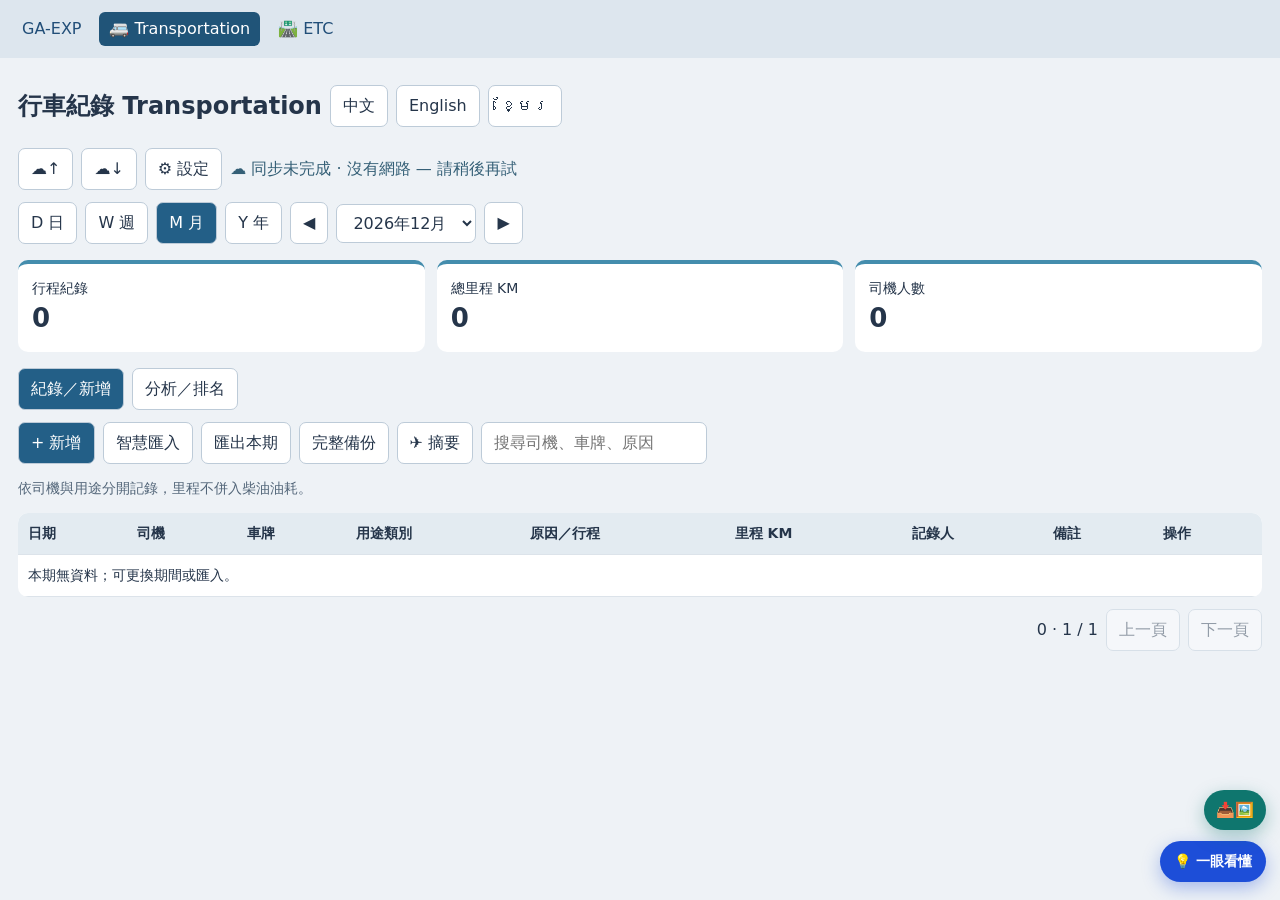
<file: transportation.html>
<!doctype html><html lang="zh-Hant"><head><meta charset="utf-8"><meta name="viewport" content="width=device-width,initial-scale=1"><title>GA-EXP</title><link rel="stylesheet" href="shared/ga.css?v=3.9.26"><style>
*{box-sizing:border-box}body{margin:0;background:#eef2f6;color:#25354a;font:16px/1.5 system-ui,sans-serif}main{max-width:1440px;margin:auto;padding:18px}header,nav,.bar,.pagination{display:flex;align-items:center;gap:8px;flex-wrap:wrap}nav{background:#dde6ee;padding:12px}a{color:#214e78}h1{font-size:24px;margin:12px 0}button,select,input{font:inherit;border:1px solid #bdcbd8;border-radius:7px;background:white;color:inherit;padding:8px 12px}button{cursor:pointer}button.on,#add,#form-save{background:#235f87;color:white}button:disabled{opacity:.45;cursor:default}.bar{margin:12px 0}#sync{margin:8px 0;color:#345f76}#cards{display:grid;grid-template-columns:repeat(3,1fr);gap:12px;margin:16px 0}#cards>div{background:#fff;border-top:4px solid #448dad;border-radius:10px;padding:14px}#cards span{font-size:14px;display:block}#cards strong{font-size:26px}.table-wrap{overflow:auto;background:white;border-radius:10px}table{border-collapse:collapse;width:100%;font-size:14px}th,td{text-align:left;padding:10px;border-bottom:1px solid #dce3ea;white-space:nowrap}th{background:#e3ebf1;position:sticky;top:0}td:nth-child(5),td:last-child{white-space:normal;min-width:150px}#note{color:#536679;font-size:14px}dialog{border:0;border-radius:12px;padding:24px;width:min(850px,94vw);max-height:90vh;overflow:auto}dialog::backdrop{background:#162b4566}#fields{display:grid;grid-template-columns:repeat(2,minmax(0,1fr));gap:12px}label{display:flex;flex-direction:column;gap:5px}#import-preview{white-space:pre-wrap;max-height:50vh;overflow:auto}.pagination{justify-content:flex-end;margin-top:12px}#conflicts{color:#a3441f}#search{max-width:100%}@media(max-width:600px){main{padding:10px}#cards{gap:6px}#cards>div{padding:9px}#cards strong{font-size:22px}#fields{grid-template-columns:1fr}.bar button,.bar select{padding:7px}h1{font-size:22px}}

#analysis{margin:16px 0}.analysis-grid{display:grid;grid-template-columns:repeat(2,minmax(0,1fr));gap:16px}.analysis-panel{background:white;border:1px solid #b6c5d5;border-radius:12px;padding:16px;min-width:0}.analysis-panel h2{font-size:18px;color:#184767;margin:0 0 12px}.analysis-panel table{width:100%}.analysis-panel td{white-space:normal;min-width:0}.rank-bar{display:block;height:6px;background:#2486a6;border-radius:4px;margin-top:4px}.analysis-note{padding:12px;background:#fff7dc;border:1px solid #deb758;border-radius:8px;font-size:14px;color:#705014}.analysis-label{font-weight:700;color:#1d4e70}.analysis-panel button{font-size:13px}nav a{padding:5px 10px;text-decoration:none;border-radius:6px}nav a[aria-current="page"]{background:#205478;color:white}#sync{max-width:100%;overflow-wrap:anywhere}#search{min-width:0}@media(max-width:760px){.analysis-grid{grid-template-columns:1fr}}
</style><script src="shared/xlsx.full.min.js?v=0.18.5-local-20260824" onerror="this.onerror=null;this.src='https://cdnjs.cloudflare.com/ajax/libs/xlsx/0.18.5/xlsx.full.min.js'"></script><script src="shared/ga-core.js?v=20261107b"></script>
<script src="shared/ga-cloud-diagnostic.js?v=3.9.23"></script><script src="shared/ga-telegram.js?v=20261112a"></script><script src="shared/ga-mobility.js?v=3.9.30"></script><script src="shared/ga-mobility-store.js?v=3.9.29"></script></head><body data-module="transport"><nav><a href="index.html">GA-EXP</a><a href="transportation.html" id="nav-transport">🚐 Transportation</a><a href="etc.html" id="nav-etc">🛣️ ETC</a></nav><main><header><h1 id="title"></h1><button data-lang="zh">中文</button><button data-lang="en">English</button><button data-lang="km">ខ្មែរ</button></header><div class="bar"><button id="upload" title="Upload">☁↑</button><button id="download" title="Download">☁↓</button><button id="settings"></button><span id="sync" role="status"></span></div><div class="bar"><button data-period="day">D 日</button><button data-period="week">W 週</button><button data-period="month">M 月</button><button data-period="year">Y 年</button><button id="prev-period">◀</button><select id="period" aria-label="Period"></select><button id="next-period">▶</button></div><div id="cards"></div><div class="bar" role="tablist"><button id="view-records" role="tab"></button><button id="view-analysis" role="tab"></button></div><section id="analysis" hidden></section><div class="bar"><button id="add"></button><button id="imp"></button><button id="exp"></button><button id="backup"></button><button id="summary"></button><input id="search" type="search"><input id="file" type="file" accept=".xlsx,.xls,.xlsb,.csv" multiple hidden></div><p id="note"></p><div id="conflicts"></div><div class="table-wrap"><table><thead id="head"></thead><tbody id="body"></tbody></table></div><div class="pagination"><span id="count"></span><button id="previous"></button><button id="next"></button></div></main><dialog id="editor"><h2 id="form-title"></h2><div id="fields"></div><div class="bar"><button id="form-save"></button><button id="form-close"></button></div></dialog><dialog id="import-dialog"><h2 id="import-title">匯入預覽 / Import preview / មើលនាំចូល</h2><pre id="import-preview"></pre><label id="fix-year-label"><span><input id="fix-year" type="checkbox"> <span id="fix-year-text">依檔案年份修正異常年份，保留原日期供追查 / Correct mismatched years to workbook year; retain original dates</span></span></label><div class="bar"><button id="confirm-import">確認 / Confirm / បញ្ជាក់</button><button id="cancel-import">取消 / Cancel / បោះបង់</button></div></dialog><script src="shared/ga-mobility-analysis.js?v=3.9.19"></script><script src="shared/ga-transport-ui.js?v=20261114a"></script><script src="shared/ga-people-card.js?v=20261114a"></script><!-- VRT swipe-tabs：左右滑動（手指／滑鼠拖曳）切換分頁，只聽手勢、不改資料 -->
<script src="https://saintdou-weng.github.io/ac-admin/shared/swipe-tabs.js" defer></script>
<!-- 2026-11-17: 💡 一眼看懂（篩選＋說明＋圖表） -->
<script src="shared/ga-insight.js?v=20261117a"></script>
<!-- 2026-11-19: 照片表 Excel 匯入（公司車／叉車／發電機／機車） -->
<script src="shared/ga-shared-photo.js?v=20261114c"></script>
<script src="shared/ga-photo-chart.js?v=20261119b"></script>
<script src="shared/ga-mhdr.js?v=20261122a" defer></script>
<script src="shared/ga-card-flow.js?v=20261122a" defer></script>
<script src="shared/ui-motion.js?v=20261124c" defer></script>
</body></html>
</file>
<file: shared/ga.css>
/* ════════════════════════════════════════════════════════════════
   AC-GA-EXP Platform · shared/ga.css  v2.0
   淺色、清楚、緊湊；上方固定導覽，不使用左側 sidebar
   桌機顯示圖示＋文字，手機只顯示圖示（title 仍保留完整說明）
   ════════════════════════════════════════════════════════════ */
:root{
  --ga-bg:#eef2f7; --ga-card:#fff; --ga-line:#cbd5e1; --ga-line2:#e8edf3;
  --ga-txt:#0f172a; --ga-txt2:#334155; --ga-mut:#64748b;
  --ga-sky:#0369a1; --ga-sky-l:#e0f2fe; --ga-sky-b:#7dd3fc;
  --ga-ind:#4338ca; --ga-ind-l:#eef2ff; --ga-ind-b:#a5b4fc;
  --ga-ok:#047857;  --ga-ok-l:#d1fae5;
  --ga-warn:#b45309;--ga-warn-l:#fef3c7;
  --ga-bad:#b91c1c; --ga-bad-l:#fee2e2;
  --ga-mono:'JetBrains Mono','IBM Plex Mono',ui-monospace,monospace;
  --ga-sh:0 1px 3px rgba(15,23,42,.12);
}
*{box-sizing:border-box}
body{margin:0;background:var(--ga-bg);color:var(--ga-txt);
  font-family:'Inter','Noto Sans TC','Noto Sans Khmer',system-ui,sans-serif;font-size:14px}

/* ═══ 頁首工具列 ═══ */
.ga-hd{position:sticky;top:0;z-index:90;background:#fff;border-bottom:1px solid var(--ga-line);
  display:flex;align-items:center;gap:10px;padding:8px 14px;box-shadow:var(--ga-sh);flex-wrap:wrap}
.ga-hd-home{font-size:19px;text-decoration:none;border:1px solid var(--ga-line);border-radius:8px;
  padding:4px 9px;line-height:1;background:#fff;transition:.15s}
.ga-hd-home:hover{border-color:var(--ga-sky);background:var(--ga-sky-l)}
.ga-hd-id{min-width:0}
.ga-hd-name{font-size:14px;font-weight:700;white-space:nowrap}
.ga-hd-ver{font-family:var(--ga-mono);font-size:9px;color:var(--ga-mut);letter-spacing:.8px}
.ga-hd-tools{margin-left:auto;display:flex;align-items:center;gap:5px;flex-wrap:wrap}
.ga-ico{display:inline-flex;align-items:center;gap:5px;border:1px solid var(--ga-line);background:#fff;
  border-radius:7px;padding:6px 10px;font-size:12px;font-weight:600;color:var(--ga-txt2);
  cursor:pointer;font-family:inherit;transition:.15s;white-space:nowrap}
.ga-ico:hover{border-color:var(--ga-sky);color:var(--ga-sky);background:var(--ga-sky-l)}
.ga-ico svg{width:14px;height:14px;flex:none}
.ga-ico.sky{color:var(--ga-sky);border-color:var(--ga-sky-b);background:var(--ga-sky-l)}
.ga-ico.ind{color:var(--ga-ind);border-color:var(--ga-ind-b);background:var(--ga-ind-l)}
.ga-ico:disabled{opacity:.45;cursor:not-allowed}
.ga-lang{display:flex;border:1px solid var(--ga-line);border-radius:7px;overflow:hidden}
.ga-lang button{border:0;background:#fff;padding:6px 9px;font-size:11px;cursor:pointer;
  color:var(--ga-txt2);font-family:inherit;border-left:1px solid var(--ga-line)}
.ga-lang button:first-child{border-left:0}
.ga-lang button.on{background:var(--ga-sky);color:#fff;font-weight:700}

/* 雲端狀態 */
.ga-cloud{display:inline-flex;align-items:center;gap:5px;font-size:11px;font-family:var(--ga-mono);
  border:1px solid var(--ga-line);border-radius:20px;padding:3px 10px;background:#fff;white-space:nowrap}
.ga-cloud-dot{font-size:11px;line-height:1}
.ga-cloud.idle{color:var(--ga-mut)}
.ga-cloud.sync{color:var(--ga-sky);border-color:var(--ga-sky-b);background:var(--ga-sky-l)}
.ga-cloud.sync .ga-cloud-dot{animation:ga-spin 1s linear infinite;display:inline-block}
.ga-cloud.ok{color:var(--ga-ok);border-color:#a7f3d0;background:var(--ga-ok-l)}
.ga-cloud.err{color:var(--ga-bad);border-color:#fecaca;background:var(--ga-bad-l)}
.ga-cloud.warn{color:var(--ga-warn);border-color:#fde68a;background:var(--ga-warn-l)}
@keyframes ga-spin{to{transform:rotate(360deg)}}

/* ═══ 期間控制列 ═══ */
.ga-pc{display:flex;align-items:center;gap:6px;flex-wrap:wrap;background:#fff;
  border:1px solid var(--ga-line);border-radius:10px;padding:7px 10px;box-shadow:var(--ga-sh)}
.ga-pc-nav,.ga-pc-today{border:1px solid var(--ga-line);background:#fff;border-radius:7px;
  padding:5px 10px;font-size:12px;cursor:pointer;color:var(--ga-txt2);font-family:inherit;transition:.15s}
.ga-pc-nav:hover,.ga-pc-today:hover{border-color:var(--ga-sky);color:var(--ga-sky);background:var(--ga-sky-l)}
.ga-pc-seg{display:flex;background:var(--ga-line2);border-radius:8px;padding:2px}
.ga-pc-t{border:0;background:transparent;border-radius:6px;padding:5px 11px;font-size:12px;
  cursor:pointer;color:var(--ga-txt2);font-weight:500;font-family:inherit;transition:.15s}
.ga-pc-t.on{background:#fff;color:var(--ga-sky);font-weight:700;box-shadow:var(--ga-sh)}
.ga-pc-sel,.ga-pc-date{border:1px solid var(--ga-line);border-radius:7px;padding:5px 9px;
  font-size:12px;background:#fff;color:var(--ga-txt);font-family:inherit;outline:none;max-width:220px}
.ga-pc-sel:focus,.ga-pc-date:focus{border-color:var(--ga-sky)}
.ga-pc-lbl{font-family:var(--ga-mono);font-size:11px;color:var(--ga-mut);margin-left:auto;white-space:nowrap}
/* v3.9.35 sewing-style period bar */
.ga-pc.nav{gap:8px}.ga-pc.nav .ga-pc-go{display:flex;align-items:center;gap:6px;flex:1 1 260px;min-width:0}
.ga-pc.nav .ga-pc-sel{flex:1 1 auto;min-width:0;max-width:260px;font-weight:700}
.ga-pc.nav .ga-pc-seg>button,.ga-pc.nav .ga-pc-go>button{flex:0 0 auto}

/* ═══ 卡片 / KPI ═══ */
.ga-card{background:#fff;border:1px solid var(--ga-line);border-radius:12px;box-shadow:var(--ga-sh)}
.ga-kpis{display:grid;grid-template-columns:repeat(auto-fit,minmax(140px,1fr));gap:10px}
.ga-kpi{background:#fff;border:1px solid var(--ga-line);border-radius:11px;padding:12px 14px;
  position:relative;overflow:hidden;box-shadow:var(--ga-sh);cursor:default}
.ga-kpi.clk{cursor:pointer;transition:.15s}
.ga-kpi.clk:hover{border-color:var(--ga-sky);transform:translateY(-1px)}
.ga-kpi::after{content:'';position:absolute;left:0;top:0;width:3px;height:100%;background:var(--kc,var(--ga-sky))}
.ga-kpi-l{font-size:10px;color:var(--ga-mut);letter-spacing:.6px;text-transform:uppercase;
  font-family:var(--ga-mono);margin-bottom:5px}
.ga-kpi-v{font-size:21px;font-weight:700;font-family:var(--ga-mono);line-height:1.1}
.ga-kpi-s{font-size:10px;color:var(--ga-mut);margin-top:5px;font-family:var(--ga-mono)}

/* ═══ 表格 ═══ */
.ga-tbl-bar{display:flex;align-items:center;gap:8px;padding:8px 10px;border-bottom:1px solid var(--ga-line2);flex-wrap:wrap}
.ga-tbl-q{flex:1;min-width:130px;border:1px solid var(--ga-line);border-radius:7px;padding:6px 10px;
  font-size:12px;outline:none;font-family:inherit}
.ga-tbl-q:focus{border-color:var(--ga-sky)}
.ga-tbl-n{font-family:var(--ga-mono);font-size:11px;color:var(--ga-mut)}
.ga-tbl-size{border:1px solid var(--ga-line);border-radius:7px;padding:5px 8px;font-size:11px;
  font-family:inherit;background:#fff;cursor:pointer}
.ga-tbl-scroll{overflow-x:auto;-webkit-overflow-scrolling:touch}
.ga-tbl{width:100%;border-collapse:collapse;font-size:12.5px;background:#fff}
.ga-tbl.sm{font-size:11px}
.ga-tbl th{background:var(--ga-line2);padding:7px 10px;text-align:left;font-weight:600;
  color:var(--ga-txt2);border-bottom:2px solid var(--ga-line);white-space:nowrap;
  font-size:11px;cursor:pointer;user-select:none;position:sticky;top:0}
.ga-tbl th:hover{color:var(--ga-sky)}
.ga-tbl th.on{color:var(--ga-sky)}
.ga-tbl td{padding:6px 10px;border-bottom:1px solid var(--ga-line2);white-space:nowrap;
  max-width:230px;overflow:hidden;text-overflow:ellipsis}
.ga-tbl td.n{text-align:right;font-family:var(--ga-mono)}
.ga-tbl tr:nth-child(even) td{background:#fafbfc}
.ga-tbl tr.clk{cursor:pointer}
.ga-tbl tr:hover td{background:var(--ga-sky-l)}
.ga-empty-td{text-align:center;color:var(--ga-mut);padding:26px !important}
.ga-pg{display:flex;align-items:center;justify-content:center;gap:5px;padding:9px}
.ga-pg button{border:1px solid var(--ga-line);background:#fff;border-radius:6px;padding:4px 10px;
  font-size:12px;cursor:pointer;color:var(--ga-txt2);font-family:inherit}
.ga-pg button:hover{border-color:var(--ga-sky);color:var(--ga-sky)}
.ga-pg span{font-family:var(--ga-mono);font-size:11px;color:var(--ga-mut);padding:0 8px}
.ga-empty{text-align:center;padding:36px 16px;color:var(--ga-mut)}
.ga-empty-i{font-size:34px;margin-bottom:8px;opacity:.55}

/* 徽章 */
.ga-badge{display:inline-block;border-radius:5px;padding:2px 7px;font-size:10.5px;font-weight:700;white-space:nowrap}
.ga-badge.ok{background:var(--ga-ok-l);color:#065f46}
.ga-badge.info{background:var(--ga-sky-l);color:#075985}
.ga-badge.warn{background:var(--ga-warn-l);color:#92400e}
.ga-badge.bad{background:var(--ga-bad-l);color:#991b1b}
.ga-badge.mute{background:var(--ga-line2);color:var(--ga-txt2)}

/* ═══ Modal ═══ */
.ga-ov{position:fixed;inset:0;background:rgba(15,23,42,.42);backdrop-filter:blur(3px);
  z-index:1000;display:none;align-items:flex-start;justify-content:center;padding:24px 14px;overflow-y:auto}
.ga-ov.on{display:flex}
.ga-modal{background:#fff;border-radius:15px;width:100%;max-width:520px;
  box-shadow:0 18px 50px rgba(15,23,42,.24);display:flex;flex-direction:column;max-height:90vh}
.ga-modal-h{padding:14px 18px;border-bottom:1px solid var(--ga-line2);display:flex;align-items:center;gap:9px}
.ga-modal-h b{font-size:14px}
.ga-modal-sub{font-size:11px;color:var(--ga-mut);margin-left:auto;font-family:var(--ga-mono)}
.ga-x{margin-left:auto;border:0;background:transparent;font-size:23px;line-height:1;
  color:var(--ga-mut);cursor:pointer;padding:0 3px}
.ga-x:hover{color:var(--ga-txt)}
.ga-modal-b{padding:16px 18px;overflow-y:auto;flex:1;min-height:0}
.ga-modal-f{padding:11px 18px;border-top:1px solid var(--ga-line2);background:#fafbfc;
  display:flex;gap:8px;justify-content:flex-end;border-radius:0 0 15px 15px;flex-wrap:wrap}
.ga-btn{border:1px solid var(--ga-line);background:#fff;border-radius:8px;padding:8px 15px;
  font-size:12.5px;font-weight:600;cursor:pointer;color:var(--ga-txt2);font-family:inherit;transition:.15s}
.ga-btn:hover:not(:disabled){border-color:var(--ga-sky);color:var(--ga-sky)}
.ga-btn.primary{background:var(--ga-sky);border-color:var(--ga-sky);color:#fff}
.ga-btn.primary:hover:not(:disabled){background:#0369a1;color:#fff}
.ga-btn:disabled{opacity:.45;cursor:not-allowed}
.ga-fld{margin-bottom:13px}
.ga-fld label{display:block;font-size:10px;font-weight:700;color:var(--ga-mut);
  letter-spacing:.7px;text-transform:uppercase;margin-bottom:5px}
.ga-fld select,.ga-fld input{width:100%;border:1px solid var(--ga-line);border-radius:8px;
  padding:8px 11px;font-size:13px;font-family:inherit;background:#fff;outline:none}
.ga-fld select:focus,.ga-fld input:focus{border-color:var(--ga-sky)}
.ga-grid2{display:grid;grid-template-columns:1fr 1fr;gap:11px}
.ga-seg{display:flex;background:var(--ga-line2);border-radius:8px;padding:2px}
.ga-seg button{flex:1;border:0;background:transparent;border-radius:6px;padding:7px 9px;
  font-size:12px;cursor:pointer;color:var(--ga-txt2);font-weight:500;font-family:inherit;transition:.15s}
.ga-seg button.on{background:#fff;color:var(--ga-sky);font-weight:700;box-shadow:var(--ga-sh)}
.ga-pre{background:var(--ga-line2);border:1px solid var(--ga-line);border-radius:9px;
  padding:11px;font-size:11px;line-height:1.75;max-height:190px;overflow:auto;
  white-space:pre-wrap;color:var(--ga-txt2);font-family:var(--ga-mono);margin:0}
.ga-note{font-size:10.5px;color:var(--ga-mut);line-height:1.7;margin:9px 0 0}

/* ═══ 智慧匯入 ═══ */
.ga-dz{border:2px dashed var(--ga-line);border-radius:12px;padding:26px 16px;text-align:center;
  cursor:pointer;position:relative;background:#fafbfc;transition:.18s;margin-bottom:14px}
.ga-dz:hover,.ga-dz.over{border-color:var(--ga-sky);background:var(--ga-sky-l)}
.ga-dz input[type=file]{position:absolute;inset:0;opacity:0;cursor:pointer;width:100%;height:100%}
.ga-dz-i{font-size:30px;margin-bottom:7px}
.ga-dz-t{font-size:12.5px;color:var(--ga-txt2);line-height:1.75}
.ga-dz-t small{color:var(--ga-mut);font-size:10.5px}
.ga-si-load,.ga-si-err{text-align:center;padding:22px;color:var(--ga-mut);font-size:13px}
.ga-si-err{color:var(--ga-bad)}
.ga-si-sum{display:flex;gap:11px;flex-wrap:wrap;background:var(--ga-sky-l);border:1px solid var(--ga-sky-b);
  border-radius:9px;padding:9px 13px;font-size:11.5px;font-family:var(--ga-mono);color:#075985;margin-bottom:11px}
.ga-si-card{border:1px solid var(--ga-line);border-radius:10px;padding:11px 13px;margin-bottom:9px;background:#fff}
.ga-si-card.unk{border-color:#fde68a;background:#fffbeb}
.ga-si-hd{display:flex;align-items:baseline;gap:9px;flex-wrap:wrap;margin-bottom:4px}
.ga-si-hd b{font-size:12.5px}
.ga-si-src{font-family:var(--ga-mono);font-size:10px;color:var(--ga-mut);margin-left:auto}
.ga-si-why{font-size:10.5px;color:var(--ga-mut);margin-bottom:7px}
.ga-si-stat{display:flex;gap:8px;flex-wrap:wrap;font-size:10.5px;font-family:var(--ga-mono);margin-bottom:6px}
.ga-si-stat span{border-radius:4px;padding:2px 6px}
.ga-si-stat .add{background:var(--ga-ok-l);color:#065f46}
.ga-si-stat .upd{background:var(--ga-sky-l);color:#075985}
.ga-si-stat .dup{background:var(--ga-line2);color:var(--ga-txt2)}
.ga-si-stat .warn{background:var(--ga-warn-l);color:#92400e}
.ga-si-stat .err{background:var(--ga-bad-l);color:#991b1b}
.ga-si-stat .tot{color:var(--ga-mut)}
.ga-si-map{display:flex;align-items:center;gap:8px;flex-wrap:wrap;font-size:12px}
.ga-si-map select{border:1px solid var(--ga-line);border-radius:7px;padding:5px 9px;font-size:12px;font-family:inherit}
.ga-si-heads{width:100%;font-size:10px;color:var(--ga-mut);font-family:var(--ga-mono);margin-top:4px}
.ga-si-pv summary{font-size:11px;color:var(--ga-sky);cursor:pointer;padding:3px 0}
.ga-si-none{font-size:11px;color:var(--ga-mut);padding:5px 0}

/* ═══ Toast / CDN 警示 ═══ */
.ga-toast{position:fixed;bottom:22px;left:50%;transform:translateX(-50%) translateY(8px);
  background:#0f172a;color:#f1f5f9;border-radius:9px;padding:10px 20px;font-size:13px;
  opacity:0;transition:.28s;pointer-events:none;z-index:2000;max-width:90vw;text-align:center;
  box-shadow:0 8px 24px rgba(15,23,42,.3)}
.ga-toast.show{opacity:1;transform:translateX(-50%) translateY(0)}
.ga-toast.err{background:#991b1b}
.ga-cdn-warn{background:var(--ga-warn-l);border-bottom:1px solid #fde68a;color:#92400e;
  padding:8px 14px;font-size:12px;text-align:center}

/* ═══ 圖表 ═══ */
.ga-charts{display:grid;grid-template-columns:repeat(auto-fit,minmax(300px,1fr));gap:11px}
.ga-chart{background:#fff;border:1px solid var(--ga-line);border-radius:12px;padding:13px;box-shadow:var(--ga-sh)}
.ga-chart-t{font-size:11px;font-weight:700;color:var(--ga-txt2);margin-bottom:9px;
  letter-spacing:.5px;text-transform:uppercase;font-family:var(--ga-mono)}
.ga-chart-box{position:relative;height:220px}

/* ═══ 手機 ═══ */
@media(max-width:768px){
  .ga-ico span{display:none}
  .ga-ico{padding:7px 9px}
  .ga-hd-ver{display:none}
  .ga-cloud-txt{display:none}
  .ga-cloud{padding:3px 7px}
  .ga-grid2{grid-template-columns:1fr}
  .ga-pc{padding:6px 8px;gap:5px}
  .ga-pc-lbl{width:100%;margin-left:0;text-align:center}
  .ga-tbl td{max-width:150px}
}
@media(min-width:769px){ .ga-ico span{display:inline} }
/* ═══ v3.9.26 觸控裝置：按鈕／選單／輸入框至少 44px 點擊區（滑鼠桌面不受影響） ═══ */
@media (pointer:coarse){
  button,.btn,.ga-btn,.ga-ico,[role=button],a.btn,select,
  input:not([type=checkbox]):not([type=radio]):not([type=hidden]):not([type=file]):not([type=range]):not([type=color]),
  .ga-lang button,.lang button,.lang-btn,[data-lg],[data-lang],
  .qbtn,.ga-x,.ga-modal-h .ga-x,.ph button,.close,.mclose,.modal-x,[data-close],
  .ga-seg button,.ga-pc-seg button,.ga-pc button,.periodModes button,.periodNav button,.periodNav select,
  .viewToggle button,.rcActions button,.exp-mini-actions button,.exp-tab,.tab,.tabs button,td button{
    min-height:44px !important;
  }
  button,.btn,.ga-btn,.ga-ico,[role=button],a.btn,
  .ga-lang button,.lang button,.lang-btn,[data-lg],[data-lang],
  .qbtn,.ga-x,.ph button,.close,.mclose,.modal-x,[data-close],
  .ga-seg button,.ga-pc-seg button,.periodModes button,.periodNav button,
  .viewToggle button,.rcActions button,.exp-mini-actions button,td button{
    min-width:44px !important;
  }
  a.btn,.lang-btn,.qbtn,.ga-x{display:inline-flex;align-items:center;justify-content:center}
  input[type=checkbox],input[type=radio]{min-width:22px;min-height:22px}
  .ph button{width:44px;height:44px}
}
@media print{
  .ga-hd,.ga-pc,.ga-modal-f,.ga-tbl-bar,.ga-pg,.ga-toast{display:none !important}
  body{background:#fff}
}
</file>
<file: shared/ga-po-workspace.css>
#po-draft-actions{display:flex;align-items:center;gap:10px;flex-wrap:wrap;padding:16px;margin-bottom:18px;border:1px solid #93b4dc;border-left:5px solid #245e9c;background:#eaf2fc;border-radius:12px;color:#183553}#po-draft-actions span{flex-basis:100%;font-size:13px}#po-draft-actions button,#po-work-dialog button{border:1px solid #7695b7;border-radius:8px;padding:10px 14px;background:white;color:#183553;font-weight:600;cursor:pointer}#po-draft-actions button:disabled{opacity:.5;cursor:not-allowed}#po-work-dialog{width:min(1080px,94vw);max-height:92vh;padding:22px;border:1px solid #678cb2;border-radius:16px;background:#f8fafc;color:#182c40;box-shadow:0 15px 65px #0b22384d}#po-work-dialog::backdrop{background:#10263db0}#po-work-dialog h2{margin:0;font-size:21px}.po-work-head,.po-work-controls{display:flex;gap:12px;align-items:center;flex-wrap:wrap}.po-work-head{justify-content:space-between}.po-work-notice{padding:13px;background:#fff4d6;border-left:4px solid #ad6800;line-height:1.7}.po-work-controls{margin:12px 0}.po-work-controls label{display:grid;gap:6px;flex:1;min-width:180px}#po-work-dialog input:not([type=checkbox]),#po-work-dialog select{max-width:100%;min-height:40px;border:1px solid #93a9bf;border-radius:7px;background:white;color:#183553;padding:8px;font:inherit;box-sizing:border-box}#po-work-add{flex:1;min-width:200px}#po-work-search{flex:1}#po-work-message{color:#914500;min-height:22px}.po-work-table{overflow:auto;margin:14px 0;max-height:40vh}#po-work-dialog table{width:100%;border-collapse:collapse;font-size:14px}#po-work-dialog th{background:#1e496e;color:white;text-align:left;position:sticky;top:0;padding:10px}#po-work-dialog td{padding:9px;border-bottom:1px solid #c6d2df}#po-work-dialog tbody tr:nth-child(even){background:#edf3f9}#po-work-dialog td:first-child{min-width:210px}#po-work-dialog [data-qty]{width:120px}#po-work-dialog small,.po-work-warning{display:block;margin-top:5px}.po-work-warning{color:#a33222}.po-work-foot{display:grid;gap:13px;padding-top:10px;border-top:2px solid #9bb3c9}#po-work-save{background:#176746!important;color:white!important}.po-work-foot label{line-height:1.6}#po-receive-preview{padding:16px;margin:12px 0;background:#e6f4ef;border:1px solid #79ac99;border-left:5px solid #16744f;border-radius:10px;color:#183d32;line-height:1.6}#po-receive-preview[data-invalid=true]{background:#fff0e8;border-color:#c16433;color:#902c14}.po-receive-invalid{outline:2px solid #ba3620}.po-receive-fill{background:#1c639e!important;color:white!important;border:1px solid #144d7a!important}.po-receive-steps{display:block;font-weight:700;font-size:15px}@media(max-width:600px){#po-work-dialog{padding:12px;width:96vw}.po-work-controls{align-items:stretch}.po-work-controls>*{flex:1 1 100%}#po-draft-actions button{width:100%}}
</file>
<file: shared/ga-receiving-catalog.css>
.recv-catalog-intro{display:flex;align-items:center;justify-content:space-between;gap:12px;flex-wrap:wrap;background:#e7f0fb;color:#173e64;border:1px solid #8aaac6;border-radius:10px;padding:12px 14px;margin:0 0 14px;line-height:1.6;font-size:13px}
.recv-catalog-empty{padding:22px 15px;border:1px dashed #829bad;border-radius:10px;background:#f0f5f8;color:#36516a;line-height:1.7}
.recv-catalog-conflict{padding:14px;border:1px solid #bd8732;border-radius:10px;background:#fff5db;color:#624811;line-height:1.6;margin-bottom:14px;overflow-wrap:anywhere}.recv-catalog-conflict p{margin:7px 0}
.recv-catalog-details{background:#edf5f2;color:#205741;border-radius:6px;padding:7px;margin-top:6px;font-size:12px;line-height:1.5}
.recv-edit-card .itemfield input[type=search]{margin-bottom:6px}.recv-edit-card .itemfield .nav-btn{margin-top:6px;min-height:36px}.recv-edit-card .head .row-btn.del{width:auto;min-height:36px;padding:6px 10px;background:#fff0ec;color:#96351e;border-color:#bd604b;font-weight:700}
[data-catalog-search-status]{color:#85580e;font-size:12px;line-height:1.6}.recv-v3912-actions button:disabled{opacity:.5;cursor:not-allowed}
#recv-item-form-help{background:#e7f0fb;border-radius:8px;padding:11px;color:#274a69;line-height:1.6;font-size:13px}#recv-use-existing-item{margin-bottom:12px}#recv-use-existing-item[hidden]{display:none}
#page-items .row-actions{flex-wrap:wrap}#page-items .row-actions .nav-btn{font-size:11px;padding:6px 8px;min-height:32px}
@media(max-width:700px){.recv-catalog-intro{align-items:stretch}.recv-catalog-intro .nav-btn{width:100%}.recv-edit-card .grid{grid-template-columns:1fr 1fr}.recv-edit-card .grid .itemfield{grid-column:1/-1}.recv-v3912-actions .nav-btn{flex:1 1 auto}.recv-catalog-details{font-size:11px}}
</file>
